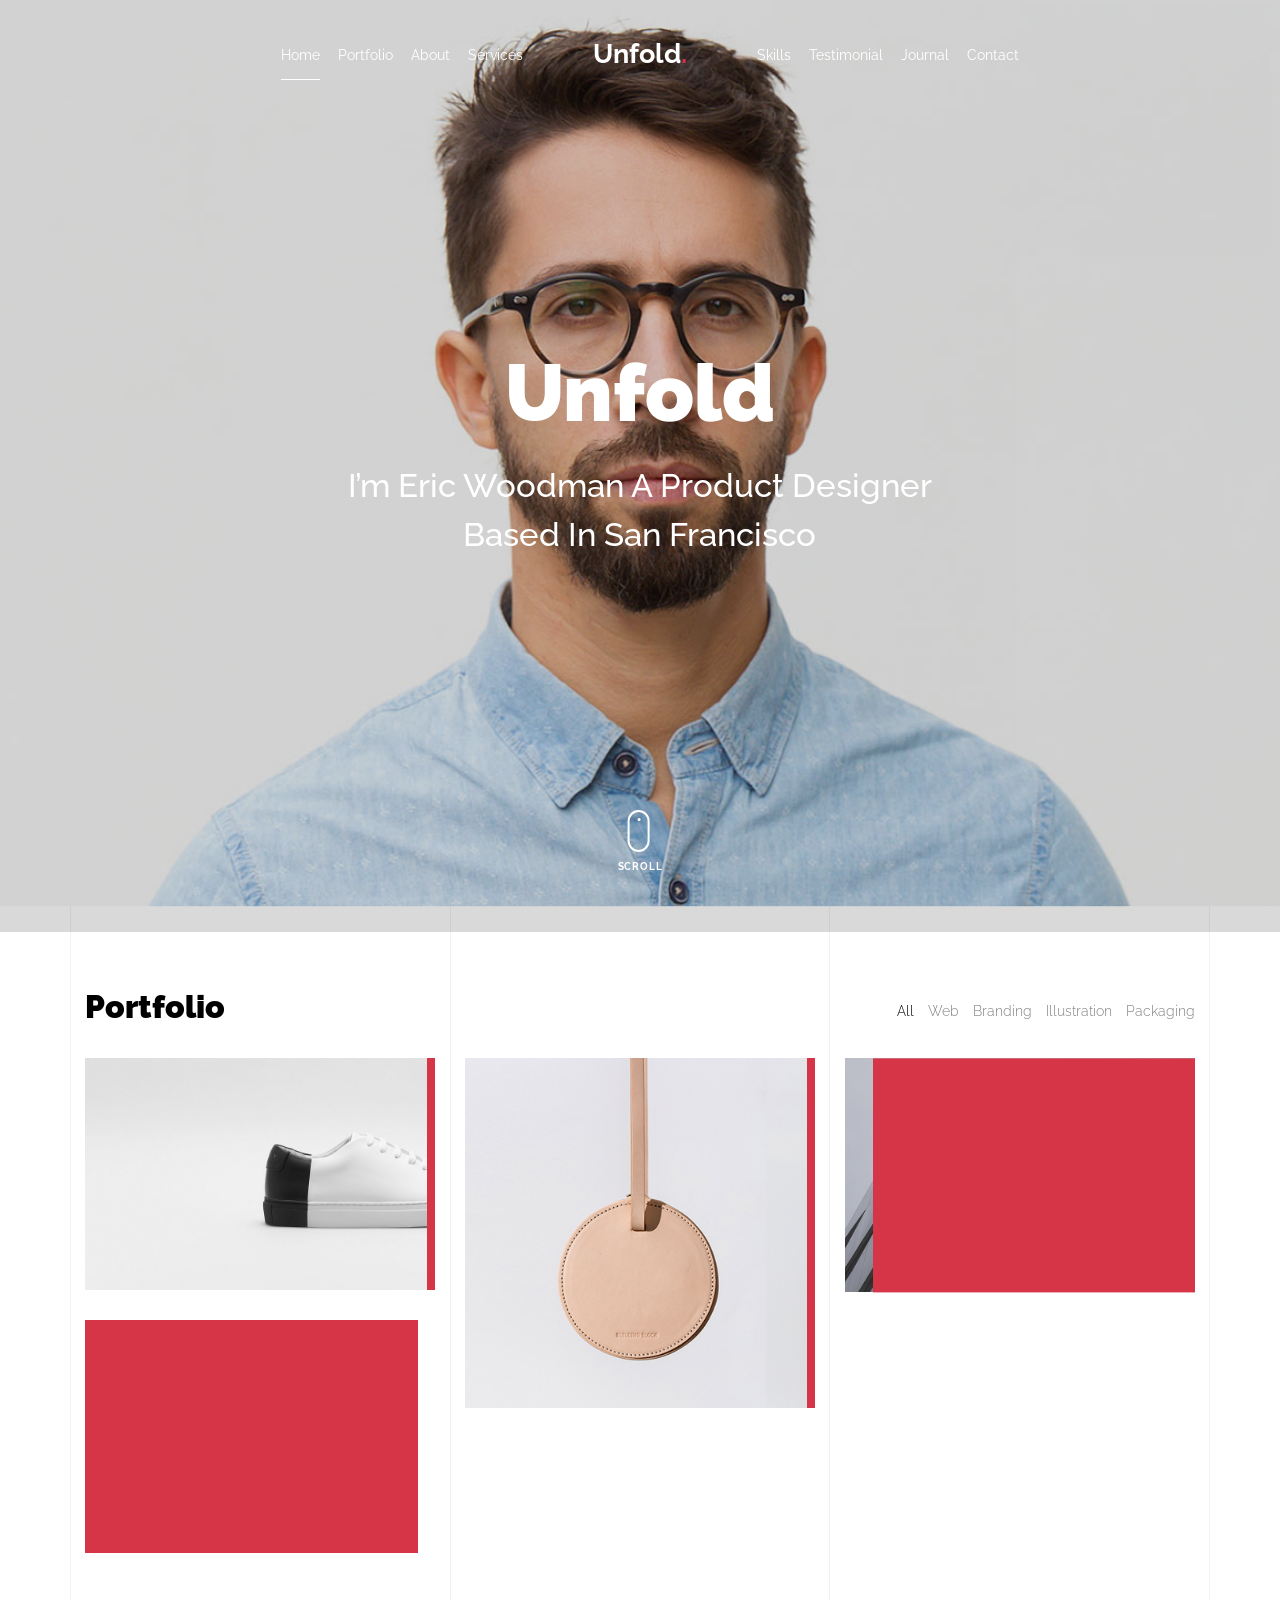
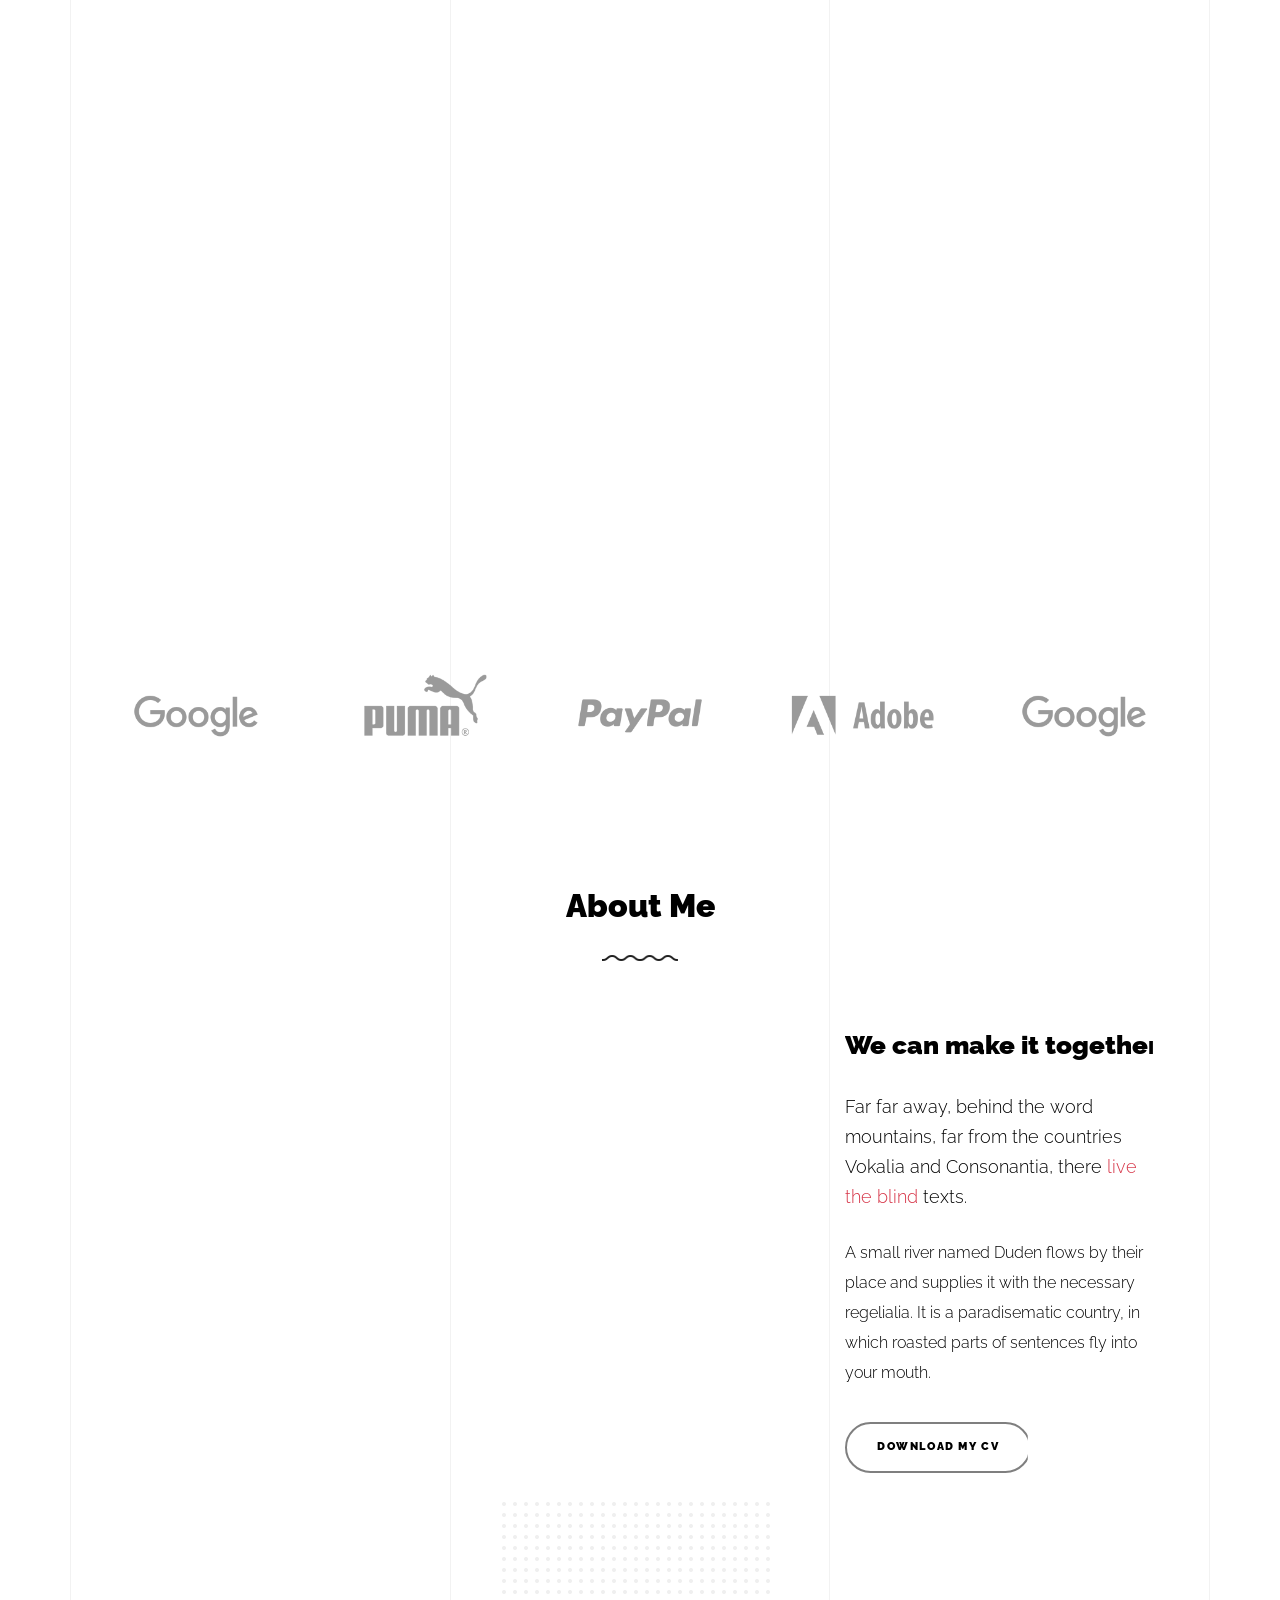
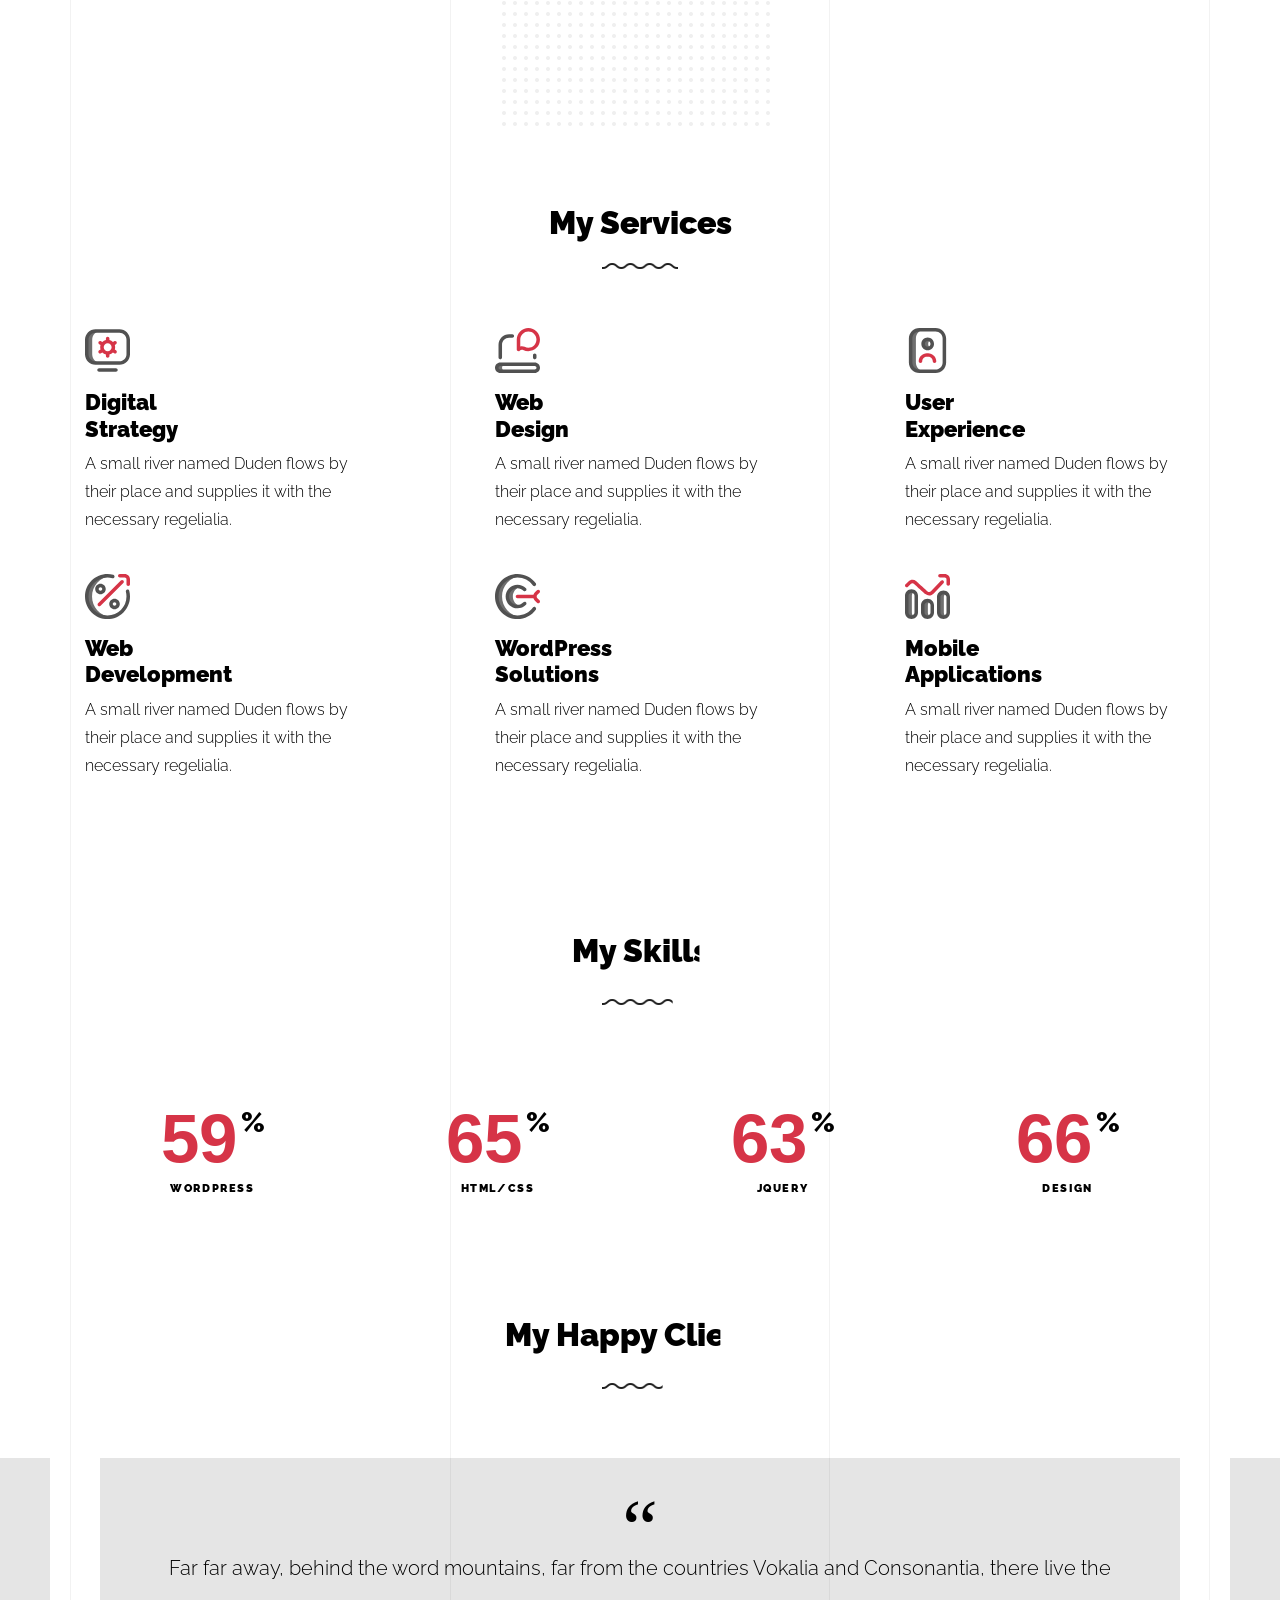
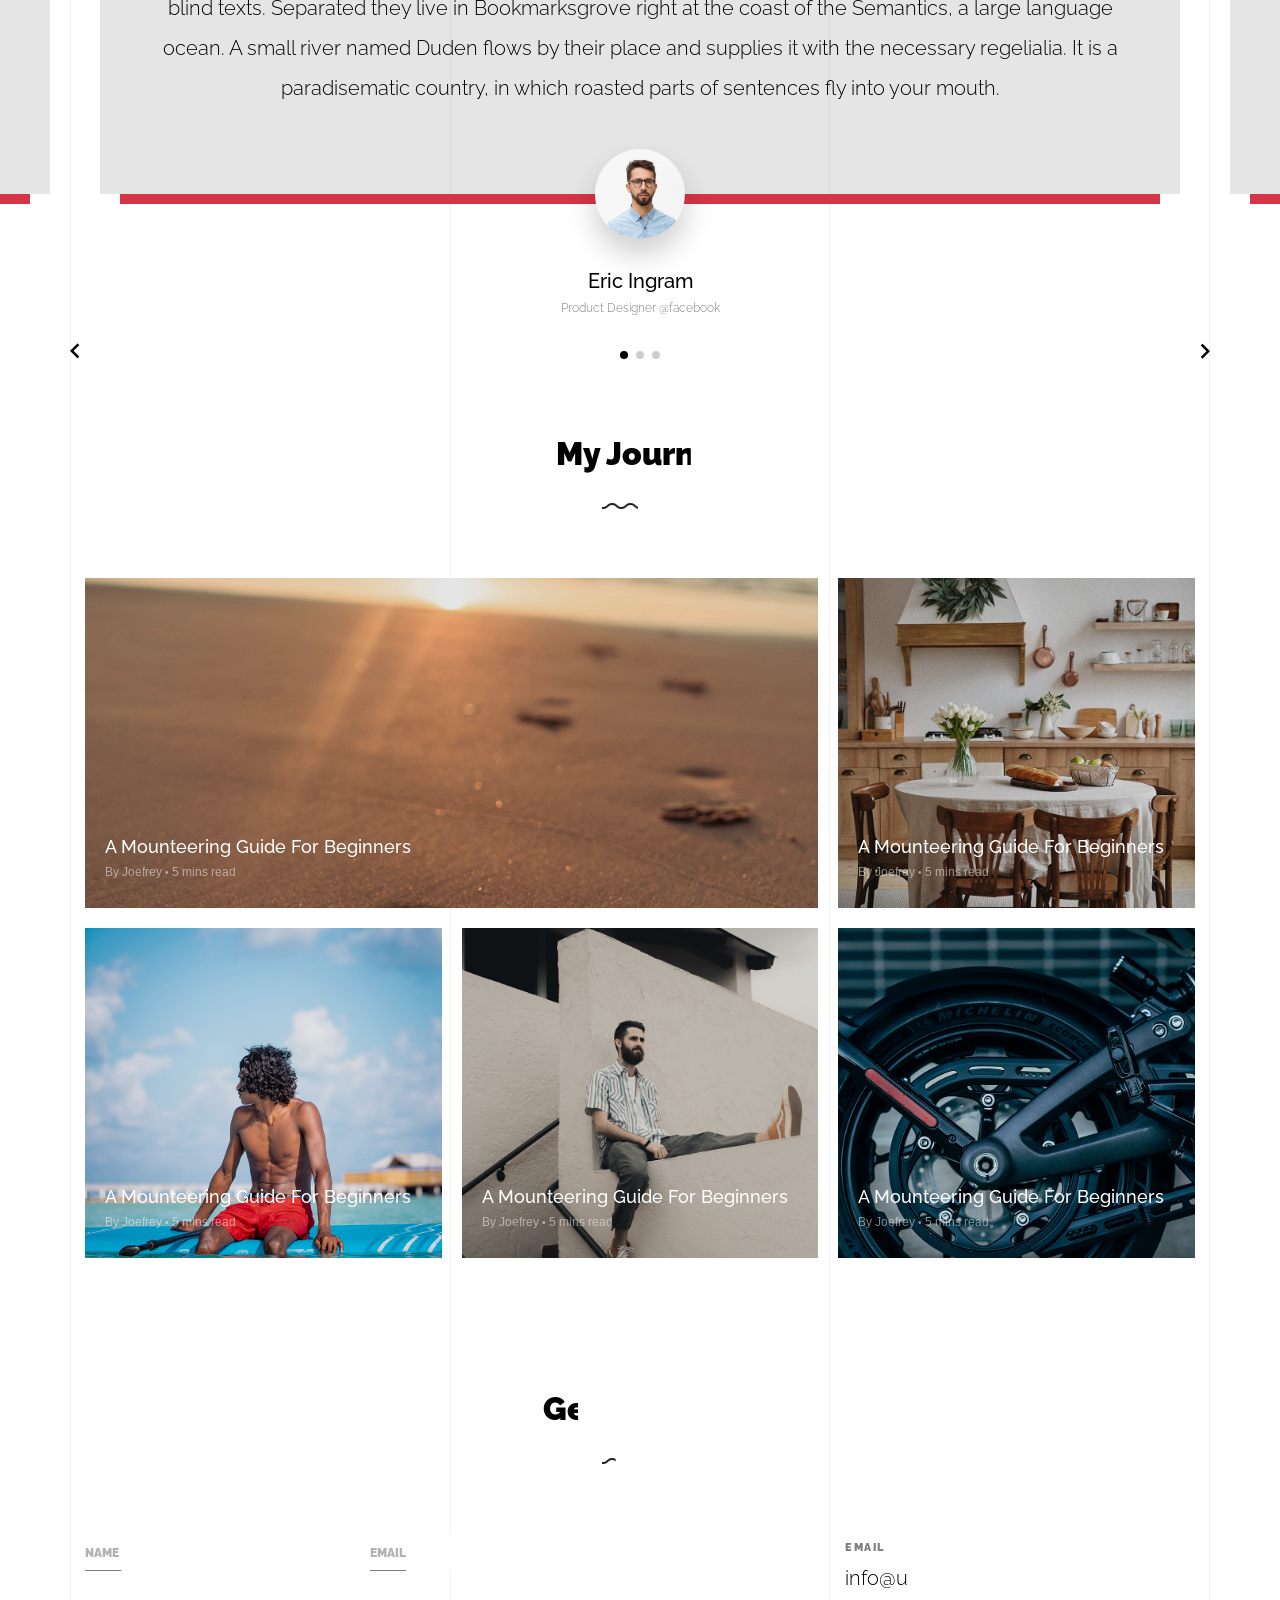
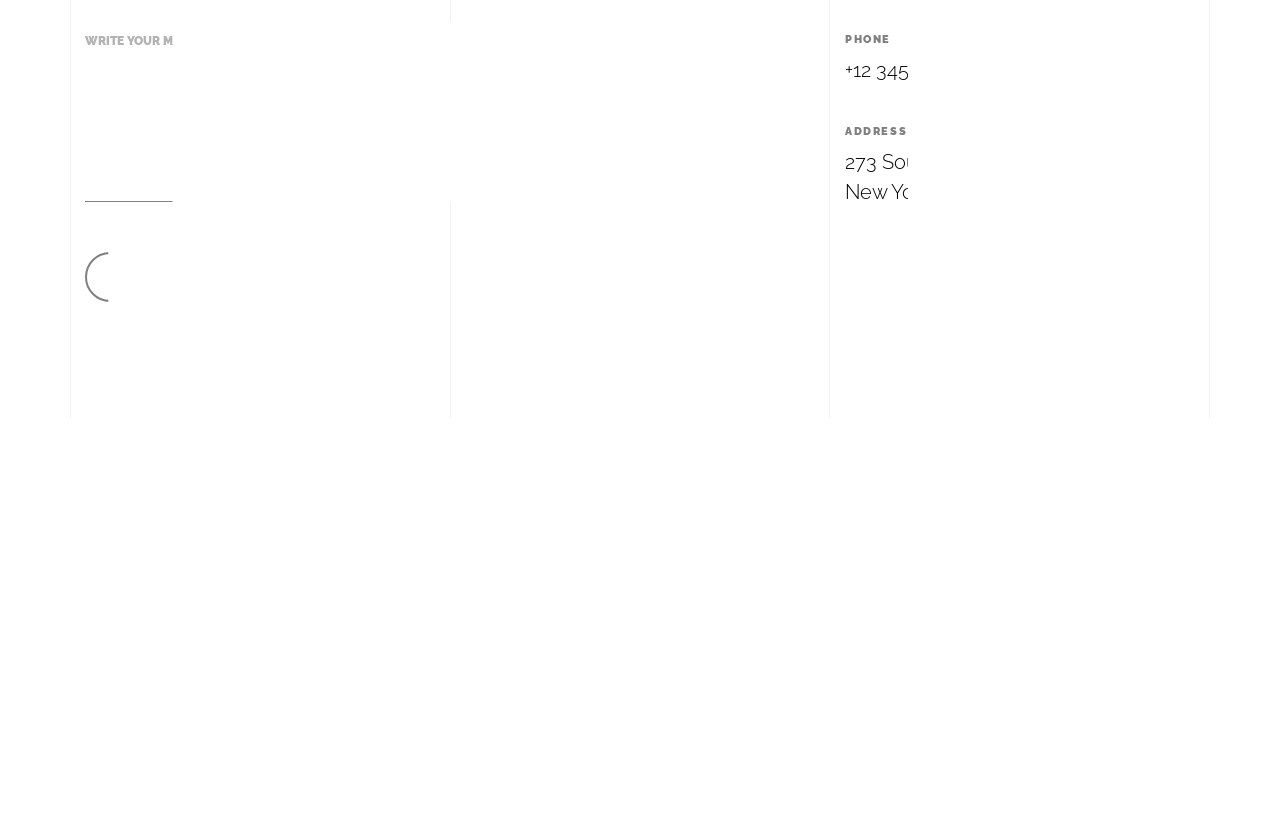
<file: light/index.html>
<!doctype html>
<html lang="en">
  <head>
    <title>Unfold &mdash; A onepage portfolio HTML template by Unslate.co</title>
    <meta charset="utf-8">
    <meta name="viewport" content="width=device-width, initial-scale=1, shrink-to-fit=no">
    
    <meta name="description" content="A onepage portfolio HTML template by Unslate.co">
    <meta name="keywords" content="html, css, javascript, jquery">
    <meta name="author" content="Unslate.co">

    <link rel="stylesheet" href="css/vendor/icomoon/style.css">
    <link rel="stylesheet" href="css/vendor/owl.carousel.min.css">
    <link rel="stylesheet" href="css/vendor/aos.css">
    <link rel="stylesheet" href="css/vendor/animate.min.css">
    <link rel="stylesheet" href="css/vendor/bootstrap.min.css">
    <link rel="stylesheet" href="css/vendor/jquery.fancybox.min.css">
    

    <!-- Theme Style -->
    <link rel="stylesheet" href="css/style.css">

  </head>
  <body data-spy="scroll" data-target=".site-nav-target" data-offset="200">

    <nav class="unslate_co--site-mobile-menu">
      <div class="close-wrap d-flex">
        <a href="#" class="d-flex ml-auto js-menu-toggle">
          <span class="close-label">Close</span>
          <div class="close-times">
            <span class="bar1"></span>
            <span class="bar2"></span>
          </div>
        </a>
      </div>
      <div class="site-mobile-inner"></div>
    </nav>


    <div class="unslate_co--site-wrap">

      <div class="unslate_co--site-inner">

        <div class="lines-wrap">
          <div class="lines-inner">
            <div class="lines"></div>
          </div>
        </div>
        <!-- END lines -->
      
      <nav class="unslate_co--site-nav site-nav-target">

        <div class="container">
        
          <div class="row align-items-center justify-content-between text-left">
            <div class="col-md-5 text-right">
              <ul class="site-nav-ul js-clone-nav text-left d-none d-lg-inline-block">
                <li class="has-children">
                  <a href="#home-section" class="nav-link">Home</a>
                  <ul class="dropdown">
                    <li>
                      <a href="index.html">Hero Image BG</a>
                    </li>
                    <li>
                      <a href="index-video.html">Video BG</a>
                    </li>
                    <li>
                      <a href="index-hero-slider.html">Hero Slider</a>
                    </li>
                    <li>
                      <a href="index-sidebar-menu.html">Sidebar Menu</a>
                    </li>
                    <li>
                      <a href="index-right-menu.html">Right Menu</a>
                    </li>
                  </ul>
                </li>
                <li><a href="#portfolio-section" class="nav-link">Portfolio</a></li>
                <li><a href="#about-section" class="nav-link">About</a></li>
                <li><a href="#services-section" class="nav-link">Services</a></li>
              </ul>
            </div>
            <div class="site-logo pos-absolute">
              <a href="index.html" class="unslate_co--site-logo">Unfold<span>.</span></a>
            </div>
            <div class="col-md-5 text-right text-lg-left">
              <ul class="site-nav-ul js-clone-nav text-left d-none d-lg-inline-block">
                <li><a href="#skills-section" class="nav-link">Skills</a></li>
                <li><a href="#testimonial-section" class="nav-link">Testimonial</a></li>
                <li><a href="#journal-section" class="nav-link">Journal</a></li>
                <li><a href="#contact-section" class="nav-link">Contact</a></li>
              </ul>

              <ul class="site-nav-ul-none-onepage text-right d-inline-block d-lg-none">
                <li><a href="#" class="js-menu-toggle">Menu</a></li>
              </ul>

            </div>
          </div>
        </div>

      </nav>
      <!-- END nav -->

      <div class="cover-v1 jarallax overlay" style="background-image: url('images/cover_bg_1.jpg');" id="home-section">
        <div class="container">
          <div class="row align-items-center">
              
            <div class="col-md-7 mx-auto text-center">
              <h1 class="heading gsap-reveal-hero text-white">Unfold</h1>
              <h2 class="subheading gsap-reveal-hero text-white">I’m Eric Woodman A Product Designer Based In San Francisco</h2>
            </div>

          </div>
        </div>


        <!-- dov -->
        <a href="#portfolio-section" class="mouse-wrap smoothscroll">
          <span class="mouse">
            <span class="scroll"></span>
          </span>
          <span class="mouse-label">Scroll</span>
        </a>

      </div>
      <!-- END .cover-v1 -->



      <div class="unslate_co--section" id="portfolio-section">
        <div class="container">
          
          
          <div class="relative"><div class="loader-portfolio-wrap"><div class="loader-portfolio dark"></div></div> </div>
          <div id="portfolio-single-holder"></div>

          <div class="portfolio-wrapper">

            <div class="d-flex align-items-center mb-4 gsap-reveal gsap-reveal-filter">
              <h2 class="mr-auto heading-h2">Portfolio</h2>
              
              <a href="#" class="text-black js-filter d-inline-block d-lg-none">Filter</a>
              
              <div class="filter-wrap">
                <div class="filter ml-auto" id="filters">
                  <a href="#" class="active" data-filter="*">All</a>
                  <a href="#" data-filter=".web">Web</a>
                  <a href="#" data-filter=".branding">Branding</a>
                  <a href="#" data-filter=".illustration">Illustration</a>
                  <a href="#" data-filter=".packaging">Packaging</a>
                </div>
              </div>

            </div>


            
            <div id="posts" class="row gutter-isotope-item">
              <div class="item web branding col-sm-6 col-md-6 col-lg-4 isotope-mb-2">
                <a href="portfolio-single-1.html" class="portfolio-item ajax-load-page isotope-item gsap-reveal-img" data-id="1">
                    <div class="overlay">
                      <span class="wrap-icon icon-link2"></span>
                      <div class="portfolio-item-content">
                        <h3>Shoe Rebranding</h3>
                        <p>web, branding</p>
                      </div>
                    </div>
                    <img src="images/work_1_md.jpg" class="lazyload  img-fluid" alt="Images" />
                  </a>
              </div>
              <div class="item branding packaging illustration col-sm-6 col-md-6 col-lg-4 isotope-mb-2 ">
                <a href="portfolio-single-3.html" class="portfolio-item ajax-load-page item-portrait isotope-item gsap-reveal-img" data-id="3">
                    <div class="overlay">
                      <span class="wrap-icon icon-link2"></span>
                      <div class="portfolio-item-content">
                        <h3>Reworking</h3>
                        <p>branding, packaging, illustration</p>
                      </div>
                    </div>
                    <img src="images/work_2_md.jpg" class="lazyload  img-fluid" alt="Images" />
                  </a>
              </div>

              <div class="item branding packaging col-sm-6 col-md-6 col-lg-4 isotope-mb-2">
                <a href="portfolio-single-4.html" class="portfolio-item isotope-item ajax-load-page gsap-reveal-img" data-id="4">
                    <div class="overlay">
                      <span class="wrap-icon icon-link2"></span>
                      <div class="portfolio-item-content">
                        <h3>Modern Building</h3>
                        <p>branding, packaging</p>
                      </div>
                    </div>
                    <img src="images/work_3_md.jpg" class="lazyload  img-fluid" alt="Images" />
                  </a>
              </div>

              <div class="item web packaging col-sm-6 col-md-6 col-lg-4 isotope-mb-2">

                <a href="images/work_4_full.jpg" class="portfolio-item isotope-item gsap-reveal-img" data-fancybox="gallery" data-caption="Watch">
                    <div class="overlay">
                      <span class="wrap-icon icon-photo2"></span>
                      <div class="portfolio-item-content">
                        <h3>Watch</h3>
                        <p>web, packaging</p>
                      </div>
                    </div>
                    <img src="images/work_4_full.jpg" class="lazyload  img-fluid" alt="Images" />
                  </a>

              </div>

              <div class="item illustration packaging col-sm-6 col-md-6 col-lg-4 isotope-mb-2">
                <a href="images/work_5_md.jpg" class="portfolio-item isotope-item gsap-reveal-img" data-fancybox="gallery" data-caption="Shoe Rebranding">
                    <div class="overlay">
                      <span class="wrap-icon icon-photo2"></span>
                      <div class="portfolio-item-content">
                        <h3>Shoe Rebranding</h3>
                        <p>illustration, packaging</p>
                      </div>
                    </div>
                    <img src="images/work_5_md.jpg" class="lazyload  img-fluid" alt="Images" />
                  </a>
              </div>

              <div class="item web branding col-sm-6 col-md-6 col-lg-4 isotope-mb-2">
                <a href="portfolio-single-2.html" class="portfolio-item ajax-load-page item-portrait isotope-item gsap-reveal-img" data-id="2">
                    <div class="overlay">
                      <span class="wrap-icon icon-link2"></span>
                      <div class="portfolio-item-content">
                        <h3>Reshape</h3>
                        <p>web, branding</p>
                      </div>
                    </div>
                    <img src="images/work_6_md.jpg" class="lazyload  img-fluid" alt="Images" />
                  </a>
              </div>

              <div class="item branding packaging col-sm-6 col-md-6 col-lg-4 isotope-mb-2">
                <a href="images/work_7_a_md.jpg" class="portfolio-item item-portrait isotope-item gsap-reveal-img" data-fancybox="gallery" data-caption="Modern Building">
                    <div class="overlay">
                      <span class="wrap-icon icon-photo2"></span>
                      <div class="portfolio-item-content">
                        <h3>Modern Building</h3>
                        <p>branding, packaging</p>
                      </div>
                    </div>
                    <img src="images/work_7_a_md.jpg" class="lazyload  img-fluid" alt="Images" />
                  </a>
              </div>

              <div class="item web branding col-sm-6 col-md-6 col-lg-4 isotope-mb-2">
                <a href="https://www.youtube.com/watch?v=mwtbEGNABWU" class="portfolio-item isotope-item gsap-reveal-img" data-fancybox="gallery" data-caption="Showreel 2019">
                    <div class="overlay">
                      <span class="wrap-icon icon-play_circle_filled"></span>
                      <div class="portfolio-item-content">
                        <h3>Showreel 2019</h3>
                        <p>web, branding</p>
                      </div>
                    </div>
                    <img src="images/work_8_md.jpg" class="lazyload  img-fluid" alt="Images" />
                  </a>
              </div>

              <div class="item web illustration col-sm-6 col-md-6 col-lg-4 isotope-mb-2">
                <a href="images/work_9_a_md.jpg" class="portfolio-item isotope-item gsap-reveal-img" data-fancybox="gallery" data-caption="Render Packaging">
                    <div class="overlay">
                      <span class="wrap-icon icon-photo2"></span>
                      <div class="portfolio-item-content">
                        <h3>Render Packaging</h3>
                        <p>web, illustration</p>
                      </div>
                    </div>
                    <img src="images/work_9_a_md.jpg" class="lazyload  img-fluid" alt="Images" />
                  </a>
              </div>

            </div>
            
          </div>


        </div>
      </div>



      <div class="unslate_co--section">
        <div class="container">
          <div class="owl-carousel logo-slider">
            <div class="logo-v1 gsap-reveal">
              <img src="images/logo-google.png" alt="Image" class="img-fluid">
            </div>
            <div class="logo-v1 gsap-reveal">
              <img src="images/logo-puma.png" alt="Image" class="img-fluid">
            </div>
            <div class="logo-v1 gsap-reveal">
              <img src="images/logo-paypal.png" alt="Image" class="img-fluid">
            </div>
            <div class="logo-v1 gsap-reveal">
              <img src="images/logo-adobe.png" alt="Image" class="img-fluid">
            </div>
          </div>
        </div>
      </div>


      <div class="unslate_co--section" id="about-section">
        <div class="container">
          
          <div class="section-heading-wrap text-center mb-5">
            <h2 class="heading-h2 text-center divider"><span class="gsap-reveal">About Me</span></h2>
            <span class="gsap-reveal"><img src="images/divider.png" alt="divider" width="76"></span>
          </div>
          

          <div class="row mt-5 justify-content-between">
            <div class="col-lg-7 mb-5 mb-lg-0" data-aos="fade-up">
              <figure class="dotted-bg gsap-reveal-img">
                <img src="images/about_me_pic.jpg" alt="Image" class="img-fluid">
              </figure>
            </div>
            <div class="col-lg-4 pr-lg-5">
              <h3 class="mb-4 heading-h3"><span class="gsap-reveal">We can make it together</span></h3>
              <p class="lead gsap-reveal">Far far away, behind the word mountains, far from the countries Vokalia and Consonantia, there <a href="#">live the blind</a> texts. </p>
              <p class="mb-4 gsap-reveal">A small river named Duden flows by their place and supplies it with the necessary regelialia. It is a paradisematic country, in which roasted parts of sentences fly into your mouth.</p>
              <p class="gsap-reveal"><a href="#" class="btn btn-outline-pill btn-custom-light">Download my CV</a></p>
            </div>
          </div>
        </div>
      </div>

      <div class="unslate_co--section" id="services-section">
        <div class="container">

          <div class="section-heading-wrap text-center mb-5">
            <h2 class="heading-h2 text-center divider">My Services</h2>
            <img src="images/divider.png" alt="divider" width="76">
          </div>

          <div class="row gutter-v3">
            <div class="col-md-6 col-lg-4 mb-4">
              <div class="feature-v1" data-aos="fade-up" data-aos-delay="0">
                <div class="wrap-icon mb-3">
                  <img src="images/svg/001-options.svg" alt="Image" width="45">
                </div>
                <h3>Digital <br> Strategy</h3>
                <p>A small river named Duden flows by their place and supplies it with the necessary regelialia. </p>
              </div> 
            </div>
            <div class="col-md-6 col-lg-4 mb-4">
              <div class="feature-v1" data-aos="fade-up" data-aos-delay="100">
                <div class="wrap-icon mb-3">
                  <img src="images/svg/002-chat.svg" alt="Icon" width="45">
                </div>
                <h3>Web <br> Design</h3>
                <p>A small river named Duden flows by their place and supplies it with the necessary regelialia. </p>
              </div> 
            </div>
            <div class="col-md-6 col-lg-4 mb-4">
              <div class="feature-v1" data-aos="fade-up" data-aos-delay="200">
                <div class="wrap-icon mb-3">
                  <img src="images/svg/003-contact-book.svg" alt="Image" class="img-fluid" width="45">
                </div>
                <h3>User <br> Experience</h3>
                <p>A small river named Duden flows by their place and supplies it with the necessary regelialia. </p>
              </div> 
            </div>

            <div class="col-md-6 col-lg-4 mb-4">
              <div class="feature-v1" data-aos="fade-up" data-aos-delay="0">
                <div class="wrap-icon mb-3">
                  <img src="images/svg/004-percentage.svg" alt="Image" width="45">
                </div>
                <h3>Web <br> Development</h3>
                <p>A small river named Duden flows by their place and supplies it with the necessary regelialia. </p>
              </div> 
            </div>
            <div class="col-md-6 col-lg-4 mb-4">
              <div class="feature-v1" data-aos="fade-up" data-aos-delay="100">
                <div class="wrap-icon mb-3">
                  <img src="images/svg/006-goal.svg" alt="Image" width="45">
                </div>
                <h3>WordPress <br> Solutions</h3>
                <p>A small river named Duden flows by their place and supplies it with the necessary regelialia. </p>
              </div> 
            </div>
            <div class="col-md-6 col-lg-4 mb-4">
              <div class="feature-v1" data-aos="fade-up" data-aos-delay="200">
                <div class="wrap-icon mb-3">
                  <img src="images/svg/005-line-chart.svg" alt="Image" width="45">
                </div>
                <h3>Mobile <br> Applications</h3>
                <p>A small river named Duden flows by their place and supplies it with the necessary regelialia. </p>
              </div> 
            </div>

          </div>

        </div>
      </div>

      <div class="unslate_co--section section-counter" id="skills-section">
        <div class="container">
          <div class="section-heading-wrap text-center mb-5">
            <h2 class="heading-h2 text-center divider"><span class="gsap-reveal">My Skills</span></h2>
            <span class="gsap-reveal"><img src="images/divider.png" alt="divider" width="76"></span>
          </div>


          <div class="row pt-5">
            <div class="col-6 col-sm-6 mb-5 mb-lg-0 col-md-6 col-lg-3" data-aos="fade-up" data-aos-delay="0">
              <div class="counter-v1 text-center">
                <span class="number-wrap">
                  <span class="number number-counter" data-number="90">0</span>
                  <span class="append-text">%</span>
                </span>
                <span class="counter-label">WordPress</span>
              </div>
            </div>
            <div class="col-6 col-sm-6 mb-5 mb-lg-0 col-md-6 col-lg-3" data-aos="fade-up" data-aos-delay="100">
              <div class="counter-v1 text-center">
                <span class="number-wrap">
                  <span class="number number-counter" data-number="99">0</span>
                  <span class="append-text">%</span>
                </span>
                <span class="counter-label">HTML/CSS</span>
              </div>
            </div>
            <div class="col-6 col-sm-6 mb-5 mb-lg-0 col-md-6 col-lg-3" data-aos="fade-up" data-aos-delay="200">
              <div class="counter-v1 text-center">
                <span class="number-wrap">
                  <span class="number number-counter" data-number="95">0</span>
                  <span class="append-text">%</span>
                </span>
                <span class="counter-label">jQuery</span>
              </div>
            </div>
            <div class="col-6 col-sm-6 mb-5 mb-lg-0 col-md-6 col-lg-3" data-aos="fade-up" data-aos-delay="300">
              <div class="counter-v1 text-center">
                <span class="number-wrap">
                  <span class="number number-counter" data-number="100">0</span>
                  <span class="append-text">%</span>
                </span>
                <span class="counter-label">Design</span>
              </div>
            </div>
          </div>
        </div>
      </div>
      <!-- END .counter -->

      <div class="unslate_co--section" id="testimonial-section">
        <div class="container">
          <div class="section-heading-wrap text-center mb-5">
            <h2 class="heading-h2 text-center divider"><span class="gsap-reveal">My Happy Clients</span></h2>
            <span class="gsap-reveal"><img src="images/divider.png" alt="divider" width="76"></span>
          </div>
        </div>

        <div class="owl-carousel testimonial-slider">
          <div>
            <div class="testimonial-v1">
              <div class="testimonial-inner-bg">
                <span class="quote">&ldquo;</span>
                <blockquote>
                  Far far away, behind the word mountains, far from the countries Vokalia and Consonantia, there live the blind texts. Separated they live in Bookmarksgrove right at the coast of the Semantics, a large language ocean. A small river named Duden flows by their place and supplies it with the necessary regelialia. It is a paradisematic country, in which roasted parts of sentences fly into your mouth.
                </blockquote>
              </div>
              
              <div class="testimonial-author-info">
                <img src="images/person_man_1.jpg" alt="Image">
                <h3>Eric Ingram</h3>
                <span class="d-block position">Product Designer @facebook</span>
              </div>

            </div>
          </div>
          <div>
            <div class="testimonial-v1">
              <div class="testimonial-inner-bg">
                <span class="quote">&ldquo;</span>
                <blockquote>
                  Far far away, behind the word mountains, far from the countries Vokalia and Consonantia, there live the blind texts. Separated they live in Bookmarksgrove right at the coast of the Semantics, a large language ocean. A small river named Duden flows by their place and supplies it with the necessary regelialia. It is a paradisematic country, in which roasted parts of sentences fly into your mouth.
                </blockquote>
              </div>
              
              <div class="testimonial-author-info">
                <img src="images/person_man_2.jpg" alt="Image">
                <h3>Ryan Mullins</h3>
                <span class="d-block position">Product Designer @Shopify</span>
              </div>

            </div>
          </div>
          <div>
            <div class="testimonial-v1">
              <div class="testimonial-inner-bg">
                <span class="quote">&ldquo;</span>
                <blockquote>
                  Far far away, behind the word mountains, far from the countries Vokalia and Consonantia, there live the blind texts. Separated they live in Bookmarksgrove right at the coast of the Semantics, a large language ocean. A small river named Duden flows by their place and supplies it with the necessary regelialia. It is a paradisematic country, in which roasted parts of sentences fly into your mouth.
                </blockquote>
              </div>
              
              <div class="testimonial-author-info">
                <img src="images/person_woman_1.jpg" alt="Image">
                <h3>Erica Miller</h3>
                <span class="d-block position">Product Designer @Twitter</span>
              </div>

            </div>
          </div>
        </div>

      </div>
      <!-- END testimonial -->

      <div class="unslate_co--section" id="journal-section">
        <div class="container">
          <div class="section-heading-wrap text-center mb-5">
            <h2 class="heading-h2 text-center divider"><span class="gsap-reveal">My Journal</span></h2>
            <span class="gsap-reveal"><img src="images/divider.png" alt="divider" width="76"></span>
          </div>

          
          <div class="row gutter-v4 align-items-stretch">
            <div class="col-sm-6 col-md-6 col-lg-8 blog-post-entry" data-aos="fade-up" data-aos-delay="0">

              <a href="blog-single.html" class="grid-item blog-item w-100 h-100">
                <div class="overlay">
                  <div class="portfolio-item-content">
                    <h3>A Mounteering Guide For Beginners</h3>
                    <p class="post-meta">By Joefrey <span class="small">&bullet;</span> 5 mins read</p>
                  </div>
                </div>
                <img src="images/post_1.jpg" class="lazyload" alt="Image" />
              </a>


            </div>
            <div class="col-sm-6 col-md-6 col-lg-4 blog-post-entry" data-aos="fade-up" data-aos-delay="100">
              <a href="blog-single.html" class="grid-item blog-item w-100 h-100">
                <div class="overlay">
                  <div class="portfolio-item-content">
                    <h3>A Mounteering Guide For Beginners</h3>
                    <p class="post-meta">By Joefrey <span class="small">&bullet;</span> 5 mins read</p>
                  </div>
                </div>
                <img src="images/post_2.jpg" class="lazyload" alt="Image" />
              </a>
            </div>


            <div class="col-sm-6 col-md-6 col-lg-4 blog-post-entry" data-aos="fade-up" data-aos-delay="0">

              <a href="blog-single.html" class="grid-item blog-item w-100 h-100">
                <div class="overlay">
                  <div class="portfolio-item-content">
                    <h3>A Mounteering Guide For Beginners</h3>
                    <p class="post-meta">By Joefrey <span class="small">&bullet;</span> 5 mins read</p>
                  </div>
                </div>
                <img src="images/post_3.jpg" class="lazyload" alt="Image" />
              </a>


            </div>
            <div class="col-sm-6 col-md-6 col-lg-4 blog-post-entry" data-aos="fade-up" data-aos-delay="100">
              <a href="blog-single.html" class="grid-item blog-item w-100 h-100">
                <div class="overlay">
                  <div class="portfolio-item-content">
                    <h3>A Mounteering Guide For Beginners</h3>
                    <p class="post-meta">By Joefrey <span class="small">&bullet;</span> 5 mins read</p>
                  </div>
                </div>
                <img src="images/post_4.jpg" class="lazyload" alt="Image" />
              </a>
            </div>

            <div class="col-sm-6 col-md-6 col-lg-4 blog-post-entry" data-aos="fade-up" data-aos-delay="200">
              <a href="blog-single.html" class="grid-item blog-item w-100 h-100">
                <div class="overlay">
                  <div class="portfolio-item-content">
                    <h3>A Mounteering Guide For Beginners</h3>
                    <p class="post-meta">By Joefrey <span class="small">&bullet;</span> 5 mins read</p>
                  </div>
                </div>
                <img src="images/post_5.jpg" class="lazyload" alt="Image" />
              </a>
            </div>


          </div>

        </div>
      </div>
      <!-- END blog posts -->


      <div class="unslate_co--section" id="contact-section">
        <div class="container">
          <div class="section-heading-wrap text-center mb-5">
            <h2 class="heading-h2 text-center divider"><span class="gsap-reveal">Get In Touch</span></h2>
            <span class="gsap-reveal"><img src="images/divider.png" alt="divider" width="76"></span>
          </div>


          <div class="row justify-content-between">
            
            <div class="col-md-6">
              <form method="post" class="form-outline-style-v1" id="contactForm">
                <div class="form-group row mb-0">

                  <div class="col-lg-6 form-group gsap-reveal">
                    <label for="name">Name</label>
                    <input name="name" type="text" class="form-control" id="name">
                  </div>
                  <div class="col-lg-6 form-group gsap-reveal">
                    <label for="email">Email</label>
                    <input name="email" type="email" class="form-control" id="email">
                  </div>
                  <div class="col-lg-12 form-group gsap-reveal">
                    <label for="message">Write your message...</label>
                    <textarea name="message" id="message" cols="30" rows="7" class="form-control"></textarea>
                  </div>
                </div>
                <div class="form-group row gsap-reveal">
                    <div class="col-md-12 d-flex align-items-center">
                      <input type="submit" class="btn btn-outline-pill btn-custom-light mr-3" value="Send Message">
                      <span class="submitting"></span>
                    </div>
                  </div>
              </form>
              <div id="form-message-warning" class="mt-4"></div> 
              <div id="form-message-success">
                Your message was sent, thank you!
              </div>

            </div>

            <div class="col-md-4">
              <div class="contact-info-v1">
                <div class="gsap-reveal d-block">
                  <span class="d-block contact-info-label">Email</span>
                  <a href="#" class="contact-info-val">info@unslate.co</a>
                </div>
                <div class="gsap-reveal d-block">
                  <span class="d-block contact-info-label">Phone</span>
                  <a href="#" class="contact-info-val">+12 345 6789 012</a>
                </div>
                <div class="gsap-reveal d-block">
                  <span class="d-block contact-info-label">Address</span>
                  <address class="contact-info-val">273 South Riverview Rd. <br> New York, NY 10011</address>
                </div>
              </div>
            </div>

          </div>
        </div>
      </div>
      </div> 

      <footer class="unslate_co--footer unslate_co--section">
        <div class="container">
          <div class="row justify-content-center">
            <div class="col-md-7">
              
              <div class="footer-site-logo"><a href="#">Unfold<span>.</span></a></div>

              <ul class="footer-site-social">
                <li><a href="#">Facebook</a></li>
                <li><a href="#">Twitter</a></li>
                <li><a href="#">Instagram</a></li>
                <li><a href="#">Dribbble</a></li>
                <li><a href="#">Behance</a></li>
              </ul>

              <p class="site-copyright">
                <small>&copy; 2020 <a href="#">Unfold  </a>. All Rights Reserved. Design with <span class="icon-heart text-danger"></span> by <a href="#">Unslate.co</a>.</small>
              </p>

            </div>
          </div>
        </div>
      </footer>

      
    </div>

    <!-- Loader -->
    <div id="unslate_co--overlayer"></div>
    <div class="site-loader-wrap">
      <div class="site-loader dark"></div>
    </div>

    <script src="js/scripts-dist.js"></script>
    <script src="js/main.js"></script>

    <!-- Global site tag (gtag.js) - Google Analytics -->
<script async src="https://www.googletagmanager.com/gtag/js?id=UA-157808202-1"></script>
<script>
  window.dataLayer = window.dataLayer || [];
  function gtag(){dataLayer.push(arguments);}
  gtag('js', new Date());

  gtag('config', 'UA-157808202-1');
</script>

  </body>
</html>
</file>
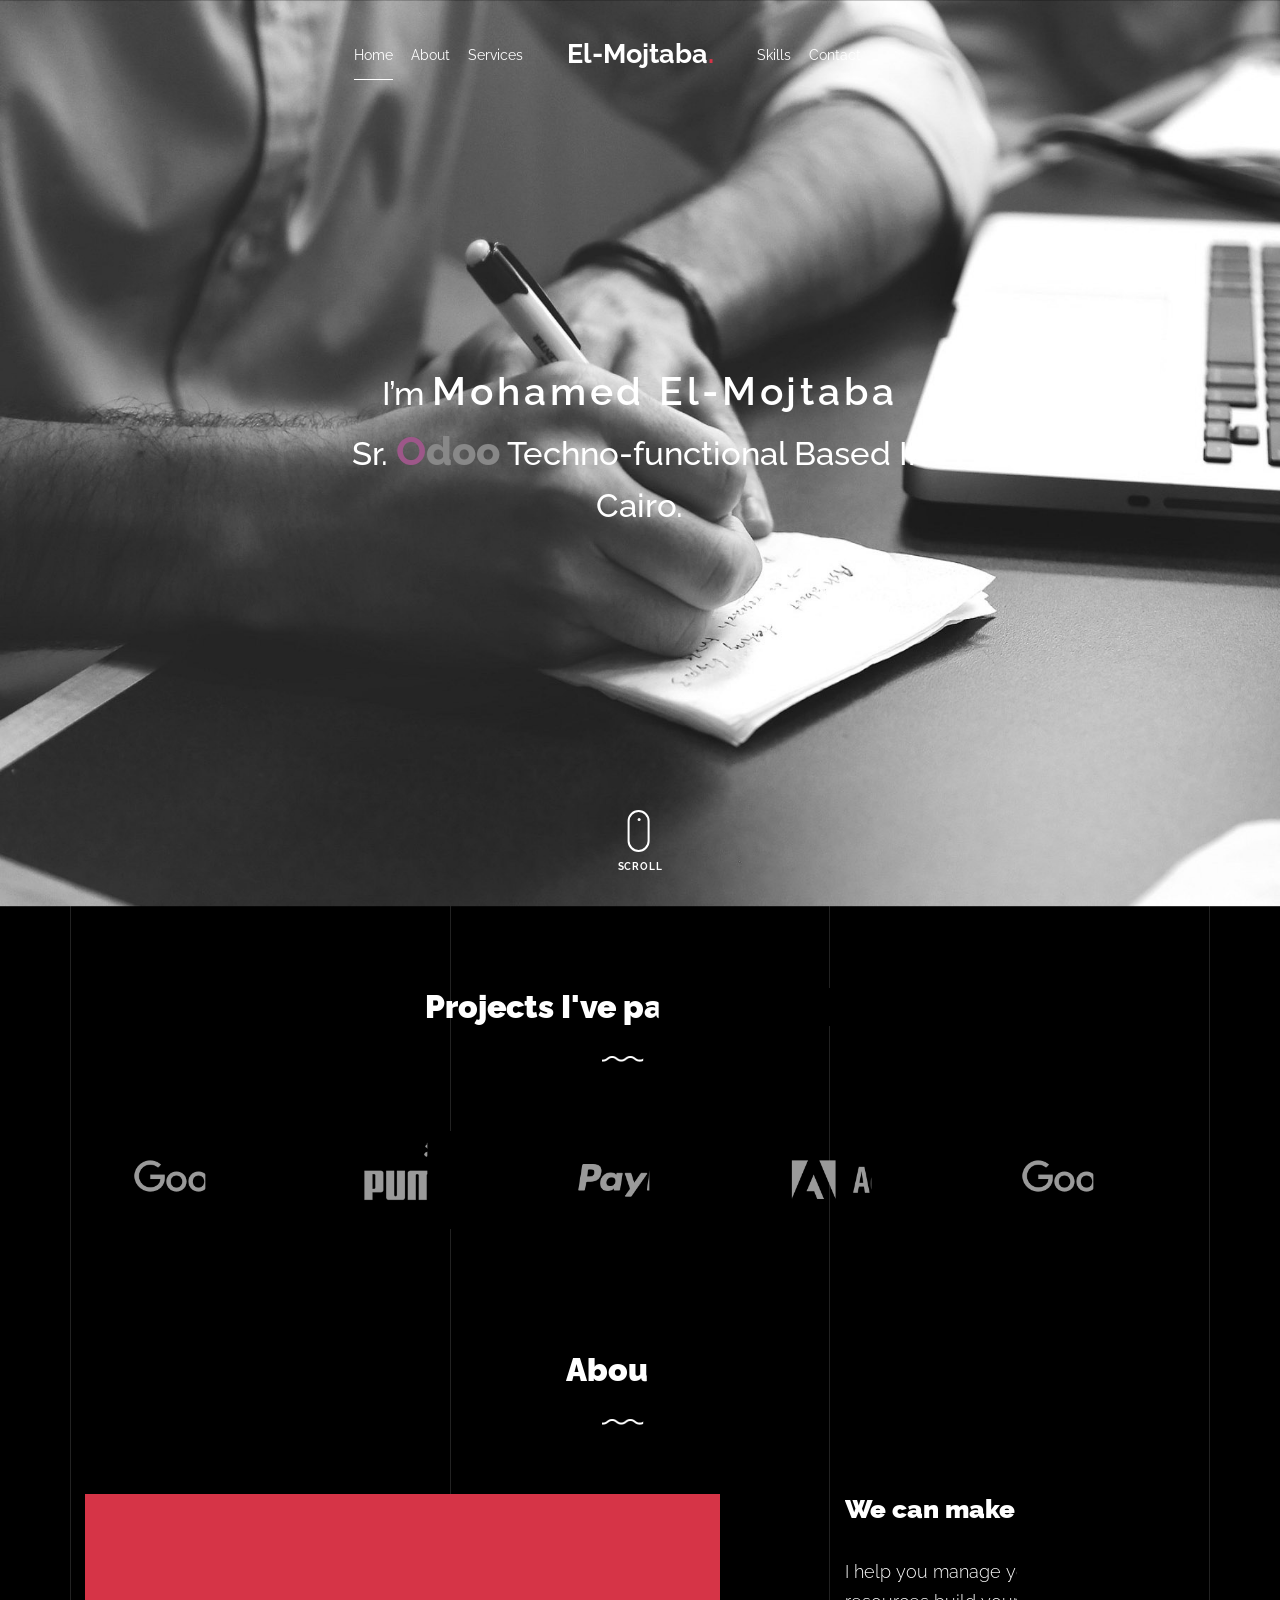
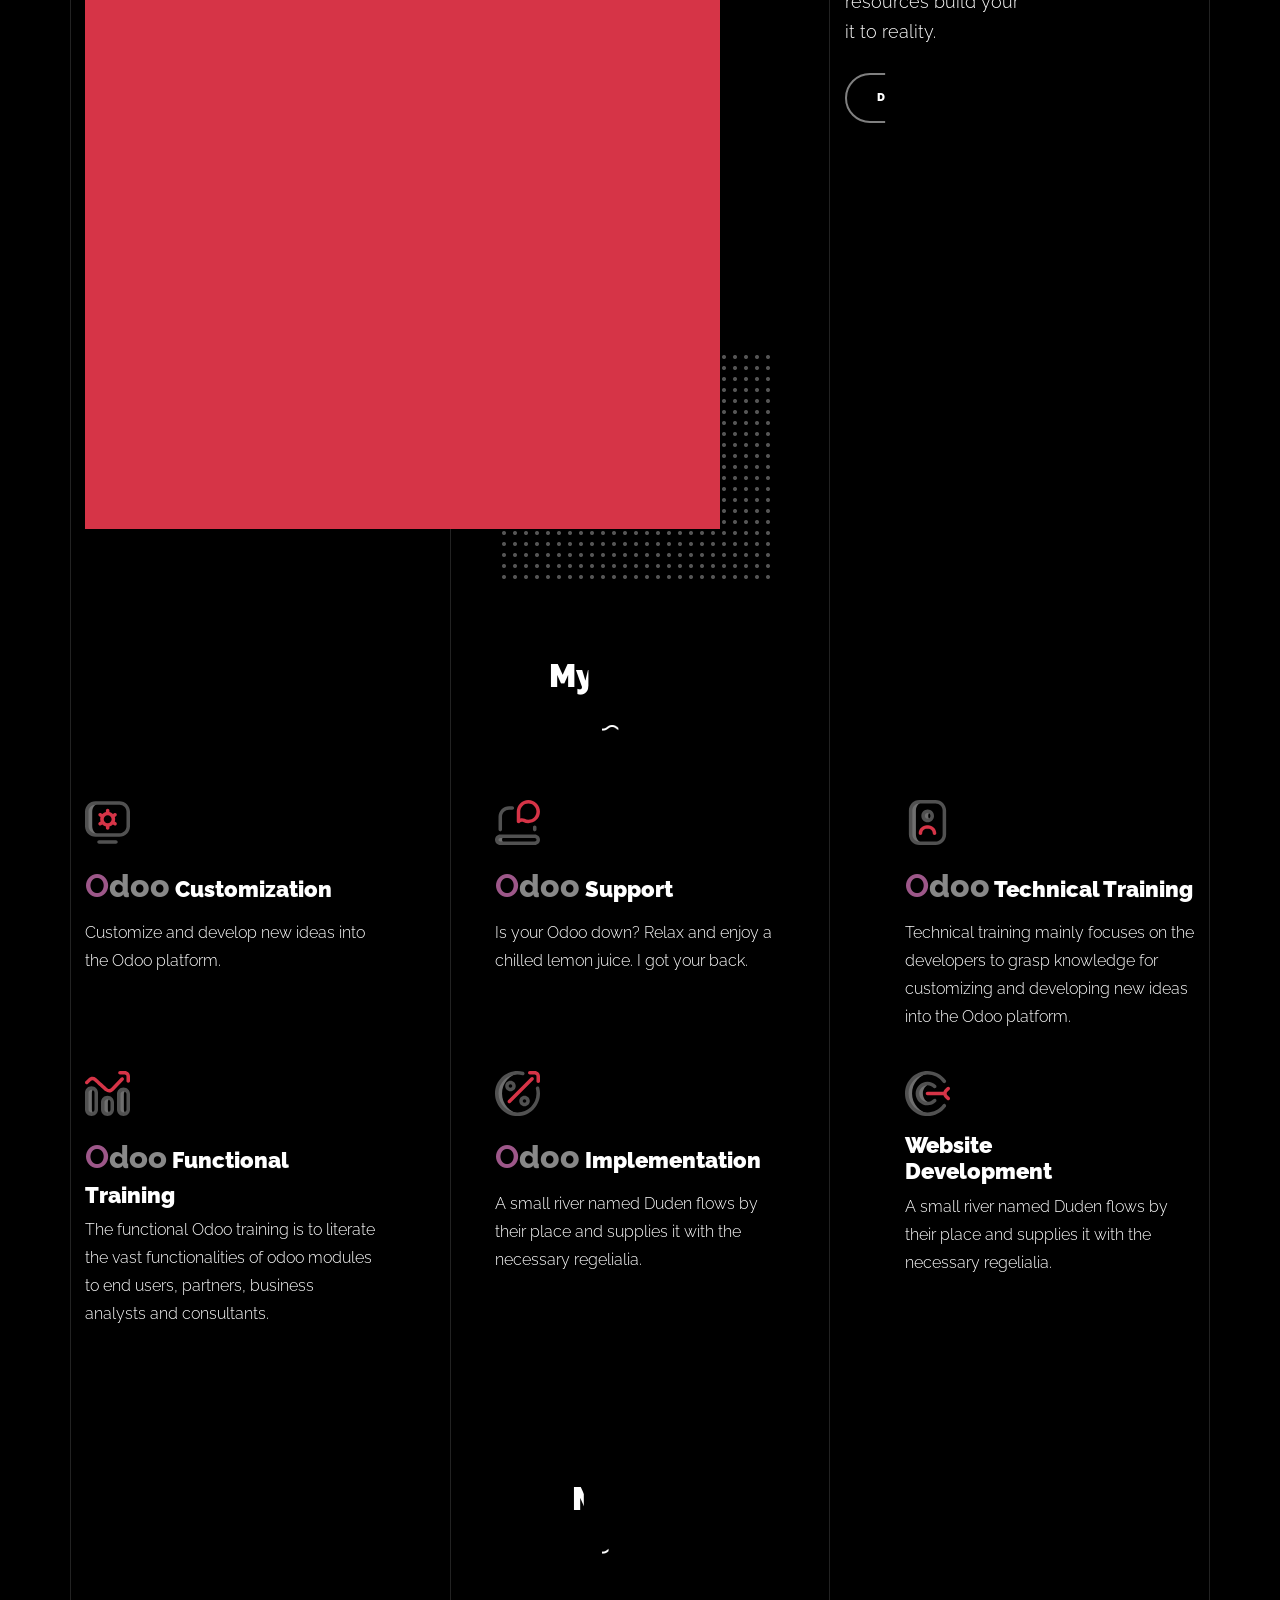
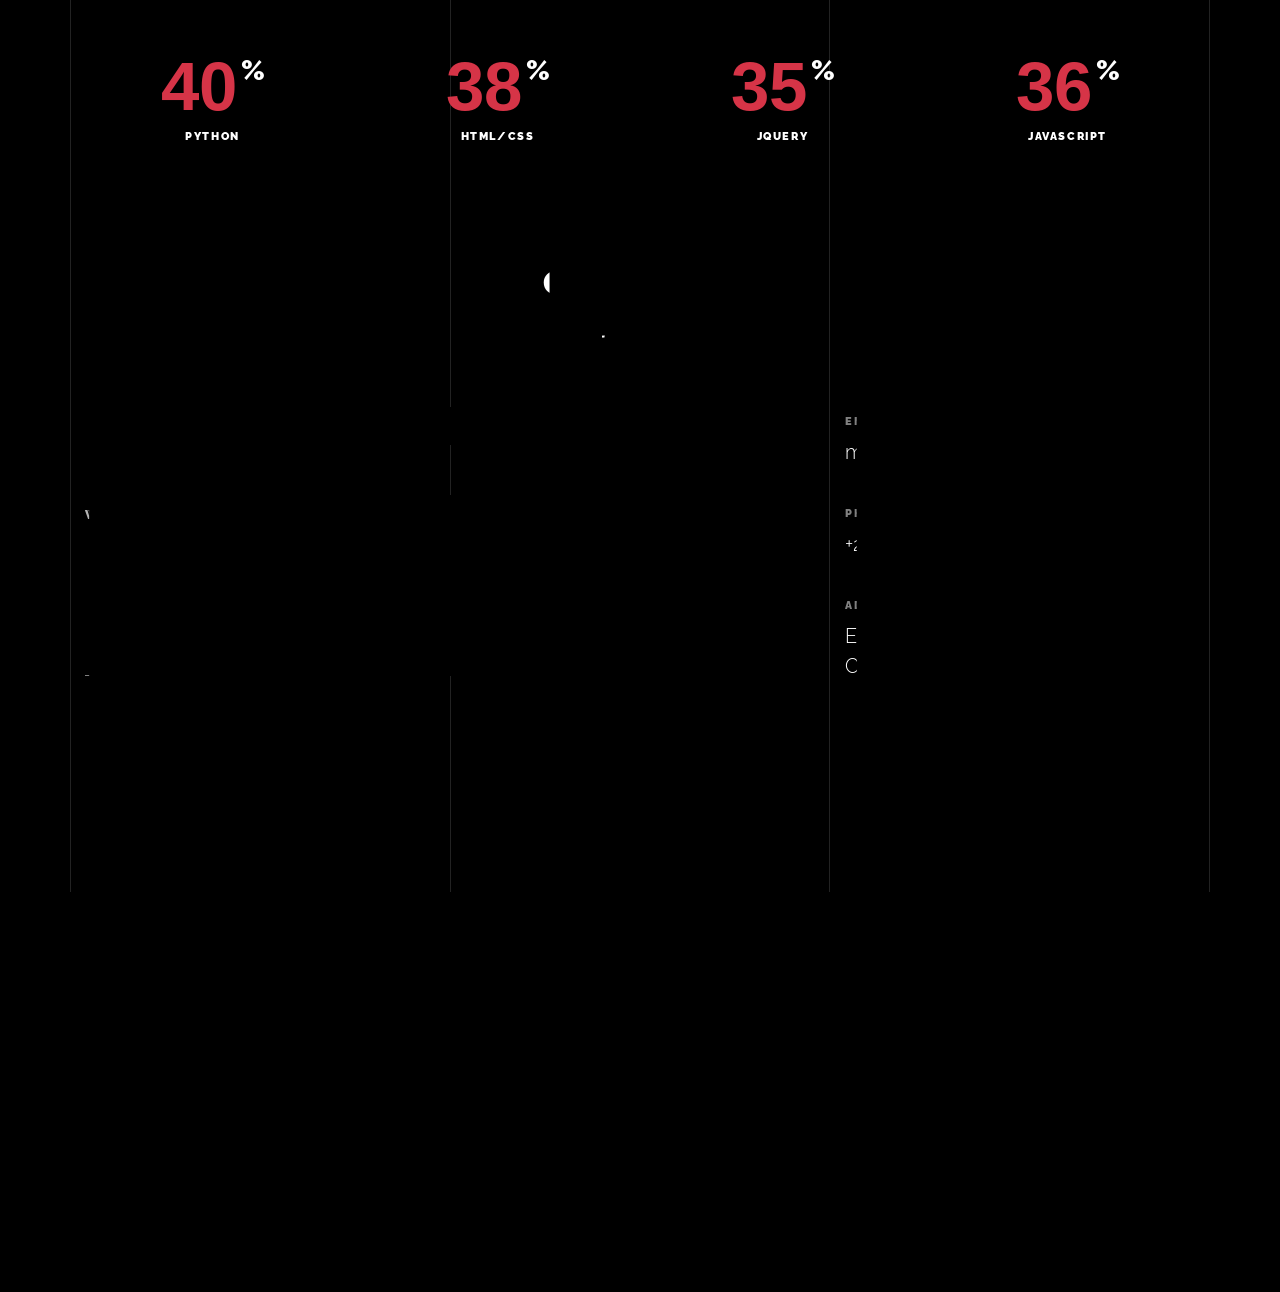
<file: unfold-master/index.html>
<!doctype html>
<html lang="en">
  <head>
    <title>Mohamed El-Mojtaba &mdash; Portfolio</title>
    <meta charset="utf-8">
    <meta name="viewport" content="width=device-width, initial-scale=1, shrink-to-fit=no">

    <meta name="description" content="">
    <meta name="keywords" content="html, css, javascript, jquery">
    <meta name="author" content="">

    <link rel="stylesheet" href="css/vendor/icomoon/style.css">
    <link rel="stylesheet" href="css/vendor/owl.carousel.min.css">
    <link rel="stylesheet" href="css/vendor/animate.min.css">
    <link rel="stylesheet" href="css/vendor/aos.css">
    <link rel="stylesheet" href="css/vendor/bootstrap.min.css">
    <link rel="stylesheet" href="css/vendor/jquery.fancybox.min.css">
    

    <!-- Theme Style -->
    <link rel="stylesheet" href="css/style.css">

  </head>
  <body data-spy="scroll" data-target=".site-nav-target" data-offset="200">

    <nav class="unslate_co--site-mobile-menu">
      <div class="close-wrap d-flex">
        <a href="#" class="d-flex ml-auto js-menu-toggle">
          <span class="close-label">Close</span>
          <div class="close-times">
            <span class="bar1"></span>
            <span class="bar2"></span>
          </div>
        </a>
      </div>
      <div class="site-mobile-inner"></div>
    </nav>


    <div class="unslate_co--site-wrap">

      <div class="unslate_co--site-inner">

        <div class="lines-wrap">
          <div class="lines-inner">
            <div class="lines"></div>
          </div>
        </div>
        <!-- END lines -->
      
      <nav class="unslate_co--site-nav site-nav-target">

        <div class="container">
        
          <div class="row align-items-center justify-content-between text-left">
            <div class="col-md-5 text-right">
              <ul class="site-nav-ul js-clone-nav text-left d-none d-lg-inline-block">
                <li class="has-children">
                  <a href="#home-section" class="nav-link">Home</a>
                  <ul class="dropdown">
                    <li>
                      <a href="index.html">Hero Image BG</a>
                    </li>
                    <li>
                      <a href="index-video.html">Video BG</a>
                    </li>
                    <li>
                      <a href="index-hero-slider.html">Hero Slider</a>
                    </li>
                    <li>
                      <a href="index-sidebar-menu.html">Sidebar Menu</a>
                    </li>
                    <li>
                      <a href="index-right-menu.html">Right Menu</a>
                    </li>
                  </ul>
                </li>
                <li><a href="#about-section" class="nav-link">About</a></li>
                <li><a href="#services-section" class="nav-link">Services</a></li>
              </ul>
            </div>
            <div class="site-logo pos-absolute">
              <a href="index.html" class="unslate_co--site-logo">El-Mojtaba<span>.</span></a>
            </div>
            <div class="col-md-5 text-right text-lg-left">
              <ul class="site-nav-ul js-clone-nav text-left d-none d-lg-inline-block">
                <li><a href="#skills-section" class="nav-link">Skills</a></li>
                <li><a href="#contact-section" class="nav-link">Contact</a></li>
              </ul>

              <ul class="site-nav-ul-none-onepage text-right d-inline-block d-lg-none">
                <li><a href="#" class="js-menu-toggle">Menu</a></li>
              </ul>

            </div>
          </div>
        </div>

      </nav>
      <!-- END nav -->

      <div class="cover-v1 jarallax" style="background-image: url('images/cover_bg_2.jpg');" id="home-section">
        <div class="container">
          <div class="row align-items-center">
              
            <div class="col-md-7 mx-auto text-center">
              <h2 class="subheading gsap-reveal-hero">I’m <span style="font-size: 39px;font-weight: 600;font-style: normal;color: #ffffff;letter-spacing: 0.099em;">Mohamed El-Mojtaba</span><br>Sr. <span style="color:#9d5789;font-style: normal;font-size: 40px;line-height: 50px;font-weight: 700;">O</span><span style="color:#888888;font-size: 40px;font-weight: 800;font-style: normal;">doo</span> Techno-functional Based In Cairo.</h2>
            </div>

          </div>
        </div>


        <a href="#portfolio-section" class="mouse-wrap smoothscroll">
          <span class="mouse">
            <span class="scroll"></span>
          </span>
          <span class="mouse-label">Scroll</span>
        </a>

      </div>
      <!-- END .cover-v1 -->



      <div class="unslate_co--section">
        <div class="container">
          <div class="section-heading-wrap text-center mb-5">
            <h2 class="heading-h2 text-center divider"><span class="gsap-reveal">Projects I've participated in</span></h2>
            <span class="gsap-reveal"><img src="images/divider.png" alt="divider" width="76"></span>
          </div>
          <div class="owl-carousel logo-slider">
            <div class="logo-v1 gsap-reveal">
              <img src="images/logo-google.png" alt="Image" class="img-fluid">
            </div>
            <div class="logo-v1 gsap-reveal">
              <img src="images/logo-puma.png" alt="Image" class="img-fluid">
            </div>
            <div class="logo-v1 gsap-reveal">
              <img src="images/logo-paypal.png" alt="Image" class="img-fluid">
            </div>
            <div class="logo-v1 gsap-reveal">
              <img src="images/logo-adobe.png" alt="Image" class="img-fluid">
            </div>
          </div>
        </div>
      </div>


      <div class="unslate_co--section" id="about-section">
        <div class="container">
          
          <div class="section-heading-wrap text-center mb-5">
            <h2 class="heading-h2 text-center divider"><span class="gsap-reveal">About Me</span></h2>
            <span class="gsap-reveal">
            <img src="images/divider.png" alt="divider" width="76">
            </span>
          </div>
          

          <div class="row mt-5 justify-content-between">
            <div class="col-lg-7 mb-5 mb-lg-0">
              <figure class="dotted-bg gsap-reveal-img ">
                <img src="images/about_me_pic2.jpg" alt="Image" class="img-fluid">
              </figure>
            </div>
            <div class="col-lg-4 pr-lg-5">
              <h3 class="mb-4 heading-h3"><span class="gsap-reveal">We can make it together</span></h3>
              <p class="lead gsap-reveal">I help you manage your corporate resources build your ideas and bring it to reality.</p>
              <p class="gsap-reveal"><a href="#" class="btn btn-outline-pill btn-custom-light">Download my CV</a></p>
            </div>
          </div>
        </div>
      </div>

      <div class="unslate_co--section" id="services-section">
        <div class="container">

          <div class="section-heading-wrap text-center mb-5">
            <h2 class="heading-h2 text-center divider"><span class="gsap-reveal">My Services</span></h2>
            <span class="gsap-reveal"><img src="images/divider.png" alt="divider" width="76"></span>
          </div>

          <div class="row gutter-v3">
            <div class="col-md-6 col-lg-4 mb-4">
              <div class="feature-v1" data-aos="fade-up" data-aos-delay="0">
                <div class="wrap-icon mb-3">
                  <img src="images/svg/001-options.svg" alt="Image" width="45">
                </div>
                <h3><span style="color:#9d5789;font-style: normal;font-size: 32px;line-height: 50px;font-weight: 700;">O</span><span style="color:#888888;font-size: 32px;font-weight: 800;font-style: normal;">doo</span> Customization</h3>
                <p>Customize and develop new ideas into the Odoo platform.</p>
              </div> 
            </div>
            <div class="col-md-6 col-lg-4 mb-4">
              <div class="feature-v1" data-aos="fade-up" data-aos-delay="100">
                <div class="wrap-icon mb-3">
                  <img src="images/svg/002-chat.svg" alt="Icon" width="45">
                </div>
                <h3><span style="color:#9d5789;font-style: normal;font-size: 32px;line-height: 50px;font-weight: 700;">O</span><span style="color:#888888;font-size: 32px;font-weight: 800;font-style: normal;">doo</span> Support</h3>
                <p>Is your Odoo down? Relax and enjoy a chilled lemon juice.
                  I got your back. </p>
              </div> 
            </div>
            <div class="col-md-6 col-lg-4 mb-4">
              <div class="feature-v1" data-aos="fade-up" data-aos-delay="200">
                <div class="wrap-icon mb-3">
                  <img src="images/svg/003-contact-book.svg" alt="Image" class="img-fluid" width="45">
                </div>
                <h3><span style="color:#9d5789;font-style: normal;font-size: 32px;line-height: 50px;font-weight: 700;">O</span><span style="color:#888888;font-size: 32px;font-weight: 800;font-style: normal;">doo</span> Technical Training</h3>
                <p>Technical training mainly focuses on the developers to grasp knowledge for customizing and developing new ideas into the Odoo platform.</p>
              </div> 
            </div>
            <div class="col-md-6 col-lg-4 mb-4">
              <div class="feature-v1" data-aos="fade-up" data-aos-delay="200">
                <div class="wrap-icon mb-3">
                  <img src="images/svg/005-line-chart.svg" alt="Image" class="img-fluid" width="45">
                </div>
                <h3><span style="color:#9d5789;font-style: normal;font-size: 32px;line-height: 50px;font-weight: 700;">O</span><span style="color:#888888;font-size: 31px;font-weight: 800;font-style: normal;">doo</span> Functional Training</h3>
                <p>The functional Odoo training is to literate the vast functionalities of odoo modules to end users, partners, business analysts and consultants.</p>
              </div> 
            </div>

            <div class="col-md-6 col-lg-4 mb-4">
              <div class="feature-v1" data-aos="fade-up" data-aos-delay="0">
                <div class="wrap-icon mb-3">
                  <img src="images/svg/004-percentage.svg" alt="Image" width="45">
                </div>
                <h3><span style="color:#9d5789;font-style: normal;font-size: 32px;line-height: 50px;font-weight: 700;">O</span><span style="color:#888888;font-size: 32px;font-weight: 800;font-style: normal;">doo</span>  Implementation</h3>
                <p>A small river named Duden flows by their place and supplies it with the necessary regelialia. </p>
              </div> 
            </div>
            <div class="col-md-6 col-lg-4 mb-4">
              <div class="feature-v1" data-aos="fade-up" data-aos-delay="100">
                <div class="wrap-icon mb-3">
                  <img src="images/svg/006-goal.svg" alt="Image" width="45">
                </div>
                <h3>Website <br>Development</h3>
                <p>A small river named Duden flows by their place and supplies it with the necessary regelialia. </p>
              </div> 
            </div>
          </div>
        </div>
      </div>

      <div class="unslate_co--section section-counter" id="skills-section">
        <div class="container">
          <div class="section-heading-wrap text-center mb-5">
            <h2 class="heading-h2 text-center divider"><span class="gsap-reveal">My Skills</span></h2>
            <span class="gsap-reveal"><img src="images/divider.png" alt="divider" width="76"></span>
          </div>


          <div class="row pt-5">
            <div class="col-6 col-sm-6 mb-5 mb-lg-0 col-md-6 col-lg-3" data-aos="fade-up" data-aos-delay="0">
              <div class="counter-v1 text-center">
                <span class="number-wrap">
                  <span class="number number-counter" data-number="92">0</span>
                  <span class="append-text">%</span>
                </span>
                <span class="counter-label">Python</span>
              </div>
            </div>
            <div class="col-6 col-sm-6 mb-5 mb-lg-0 col-md-6 col-lg-3" data-aos="fade-up" data-aos-delay="100">
              <div class="counter-v1 text-center">
                <span class="number-wrap">
                  <span class="number number-counter" data-number="89">0</span>
                  <span class="append-text">%</span>
                </span>
                <span class="counter-label">HTML/CSS</span>
              </div>
            </div>
            <div class="col-6 col-sm-6 mb-5 mb-lg-0 col-md-6 col-lg-3" data-aos="fade-up" data-aos-delay="200">
              <div class="counter-v1 text-center">
                <span class="number-wrap">
                  <span class="number number-counter" data-number="82">0</span>
                  <span class="append-text">%</span>
                </span>
                <span class="counter-label">jQuery</span>
              </div>
            </div>
            <div class="col-6 col-sm-6 mb-5 mb-lg-0 col-md-6 col-lg-3" data-aos="fade-up" data-aos-delay="300">
              <div class="counter-v1 text-center">
                <span class="number-wrap">
                  <span class="number number-counter" data-number="84">0</span>
                  <span class="append-text">%</span>
                </span>
                <span class="counter-label">javascript</span>
              </div>
            </div>
          </div>
        </div>
      </div>
      <!-- END .counter -->


      <div class="unslate_co--section" id="contact-section">
        <div class="container">
          <div class="section-heading-wrap text-center mb-5">
            <h2 class="heading-h2 text-center divider"><span class="gsap-reveal">Get In Touch</span></h2>
            <span class="gsap-reveal"><img src="images/divider.png" alt="divider" width="76"></span>
          </div>


          <div class="row justify-content-between">
            
            <div class="col-md-6">
              <form method="post" class="form-outline-style-v1" id="contactForm">
                <div class="form-group row mb-0">

                  <div class="col-lg-6 form-group gsap-reveal">
                    <label for="name">Name</label>
                    <input name="name" type="text" class="form-control" id="name">
                  </div>
                  <div class="col-lg-6 form-group gsap-reveal">
                    <label for="email">Email</label>
                    <input name="email" type="email" class="form-control" id="email">
                  </div>
                  <div class="col-lg-12 form-group gsap-reveal">
                    <label for="message">Write your message...</label>
                    <textarea name="message" id="message" cols="30" rows="7" class="form-control"></textarea>
                  </div>
                </div>
                
                <div class="form-group row gsap-reveal">
                    <div class="col-md-12 d-flex align-items-center">
                      <input type="submit" class="btn btn-outline-pill btn-custom-light mr-3" value="Send Message">
                      <span class="submitting"></span>
                    </div>
                </div>

              </form>
              <div id="form-message-warning" class="mt-4"></div> 
              <div id="form-message-success">
                Your message was sent, thank you!
              </div>

            </div>

            <div class="col-md-4">
              <div class="contact-info-v1">
                <div class="gsap-reveal d-block">
                  <span class="d-block contact-info-label">Email</span>
                  <a href="#" class="contact-info-val">mohamedelmojtaba.me@gmail.com</a>
                </div>
                <div class="gsap-reveal d-block">
                  <span class="d-block contact-info-label">Phone</span>
                  <a href="#" class="contact-info-val">+201229260990</a>
                </div>
                <div class="gsap-reveal d-block">
                  <span class="d-block contact-info-label">Address</span>
                  <address class="contact-info-val">El-Mohandeseen. <br> Cairo, Egypt</address>
                </div>
              </div>
            </div>

          </div>
        </div>
      </div>
      </div> <!-- END .unslate_co-site-inner -->

      <footer class="unslate_co--footer unslate_co--section">
        <div class="container">
          <div class="row justify-content-center">
            <div class="col-md-7">
              
              <div class="footer-site-logo"><a href="#">El-Mojtaba<span>.</span></a></div>

              <ul class="footer-site-social">
                <li><a href="#">Linkedin</a></li>
                <li><a href="#">GitHub</a></li>
                <li><a href="#">Facebook</a></li>
                <li><a href="#">Twitter</a></li>
                <li><a href="#">Instagram</a></li>
              </ul>

              <p class="site-copyright">
                
                <!-- Link back to Colorlib can't be removed. Template is licensed under CC BY 3.0. -->
                Copyright &copy;
                <script>
                  document.write(new Date().getFullYear());
                </script> All rights reserved
              
              </p>

            </div>
          </div>
        </div>
      </footer>

      
    </div>

    
    <!-- Loader -->
    <div id="unslate_co--overlayer"></div>
    <div class="site-loader-wrap">
      <div class="site-loader"></div>
    </div>

    <script src="js/scripts-dist.js"></script>
    <script src="js/main.js"></script>

  </body>
</html>
</file>
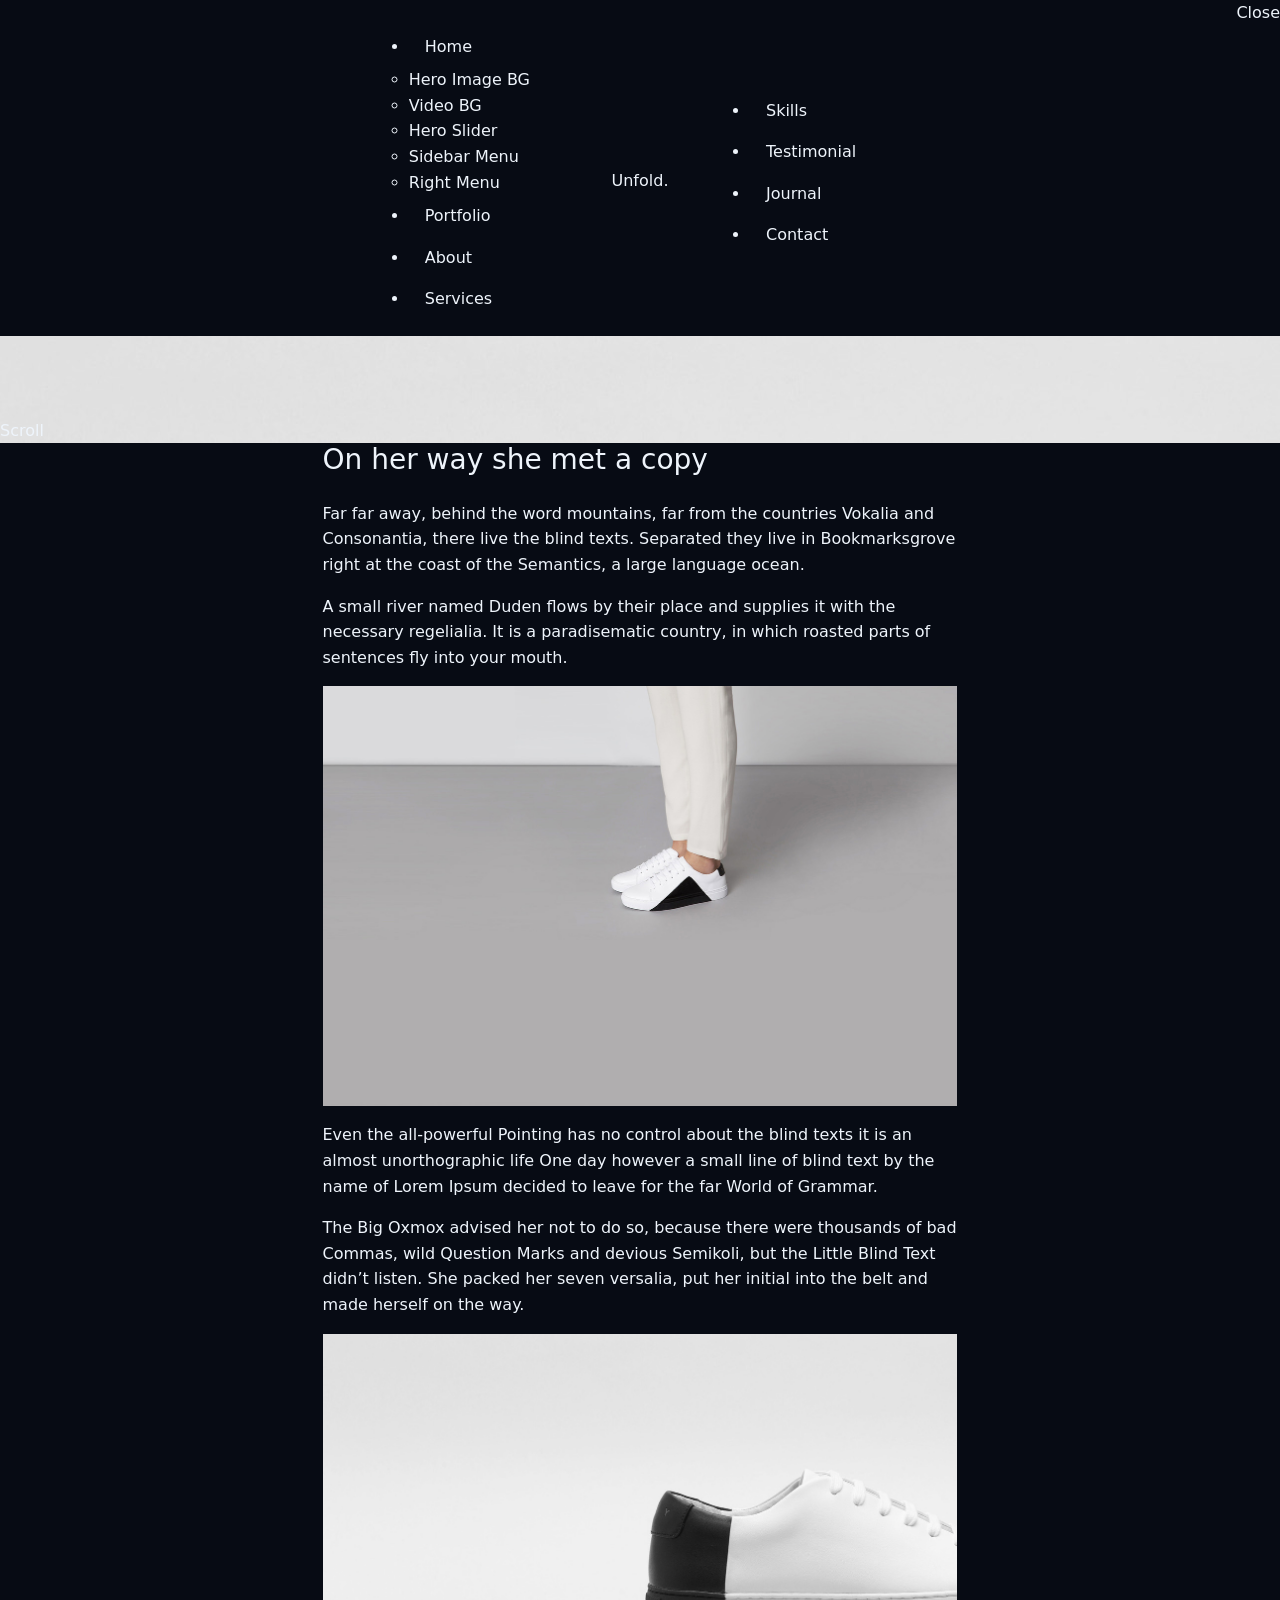
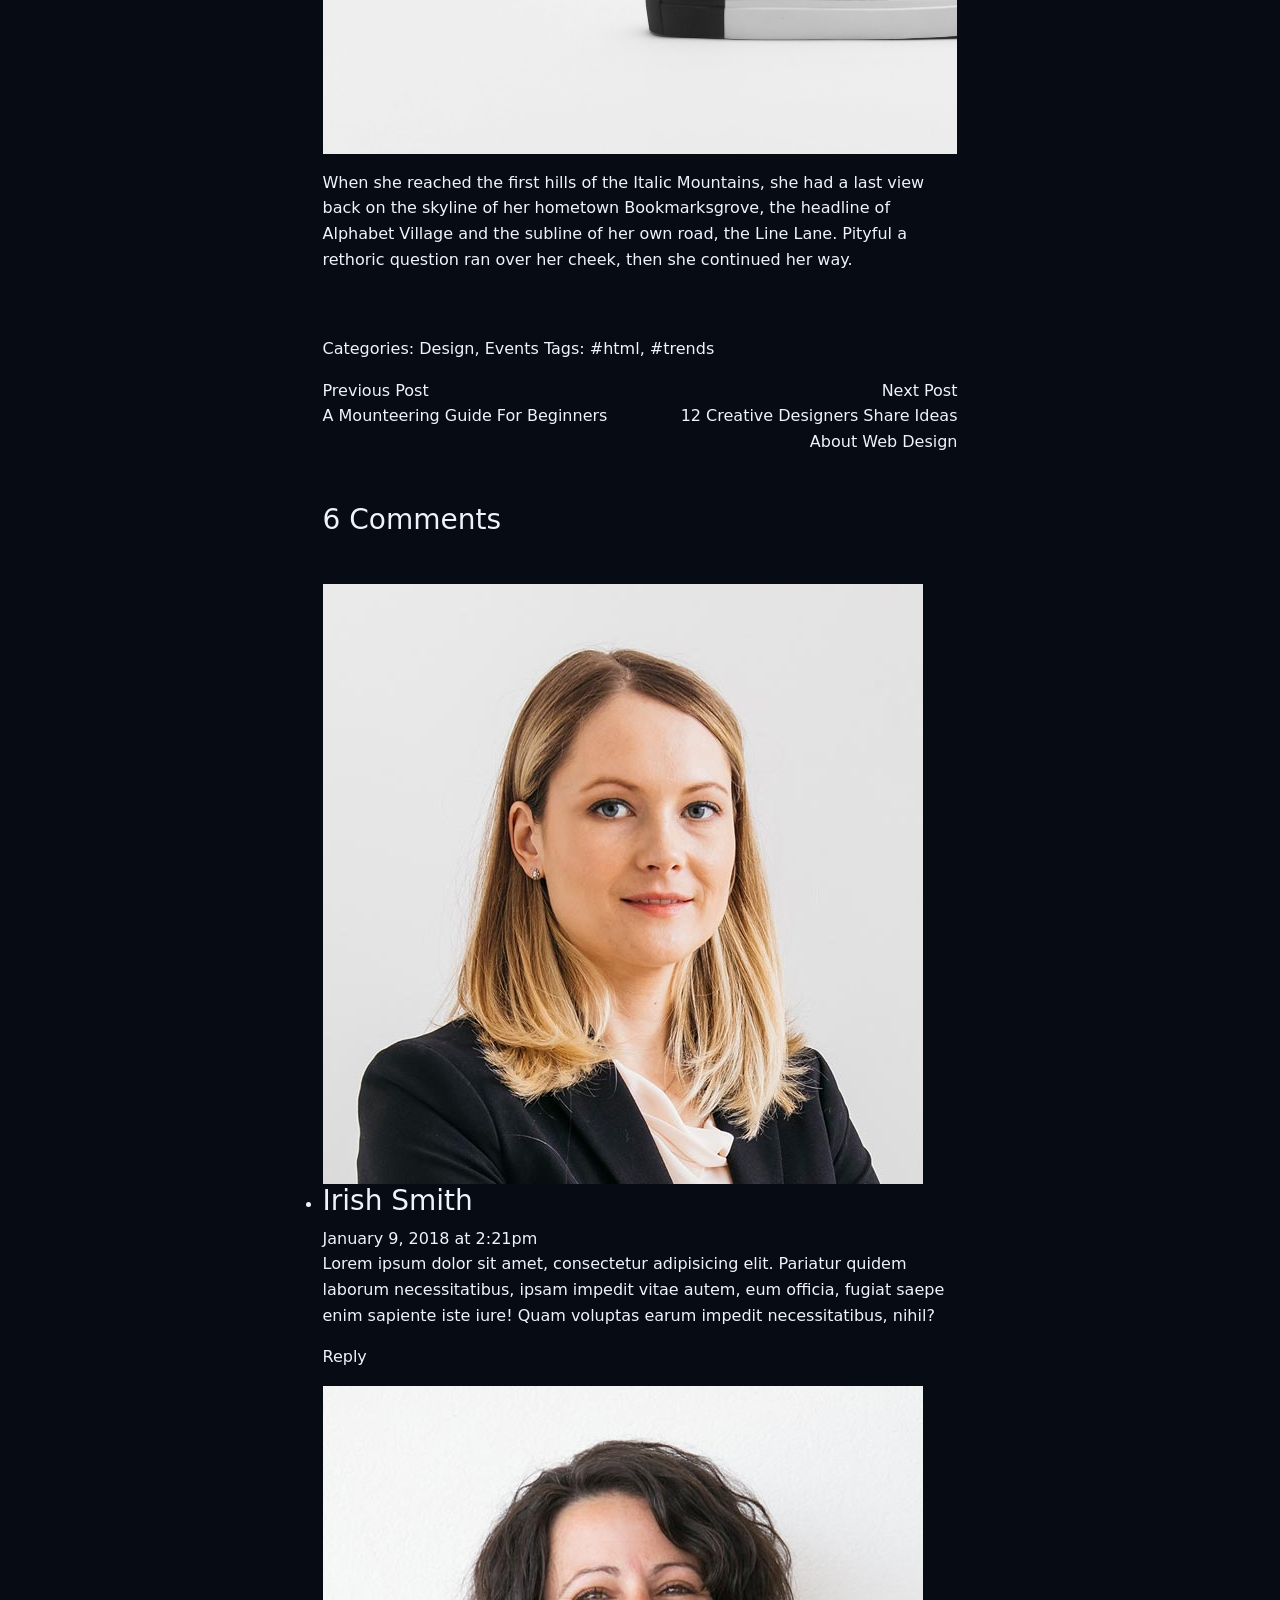
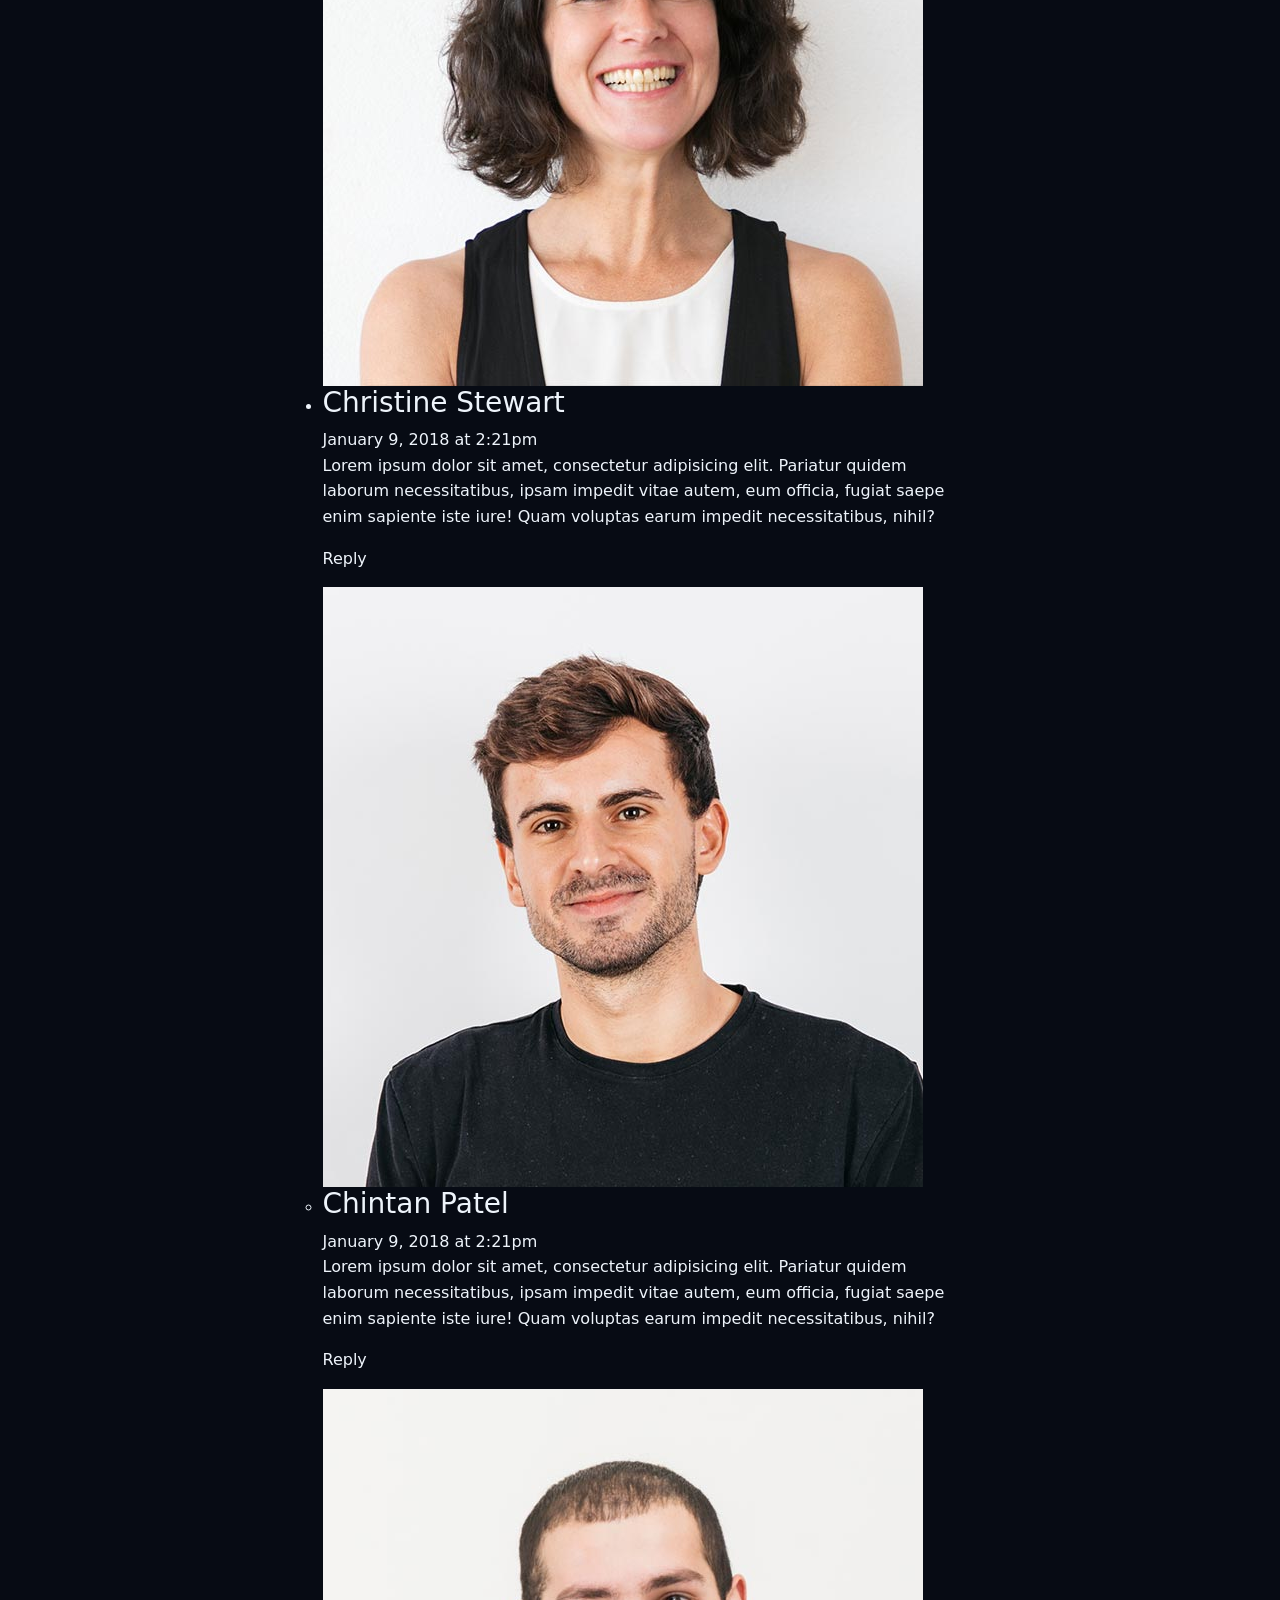
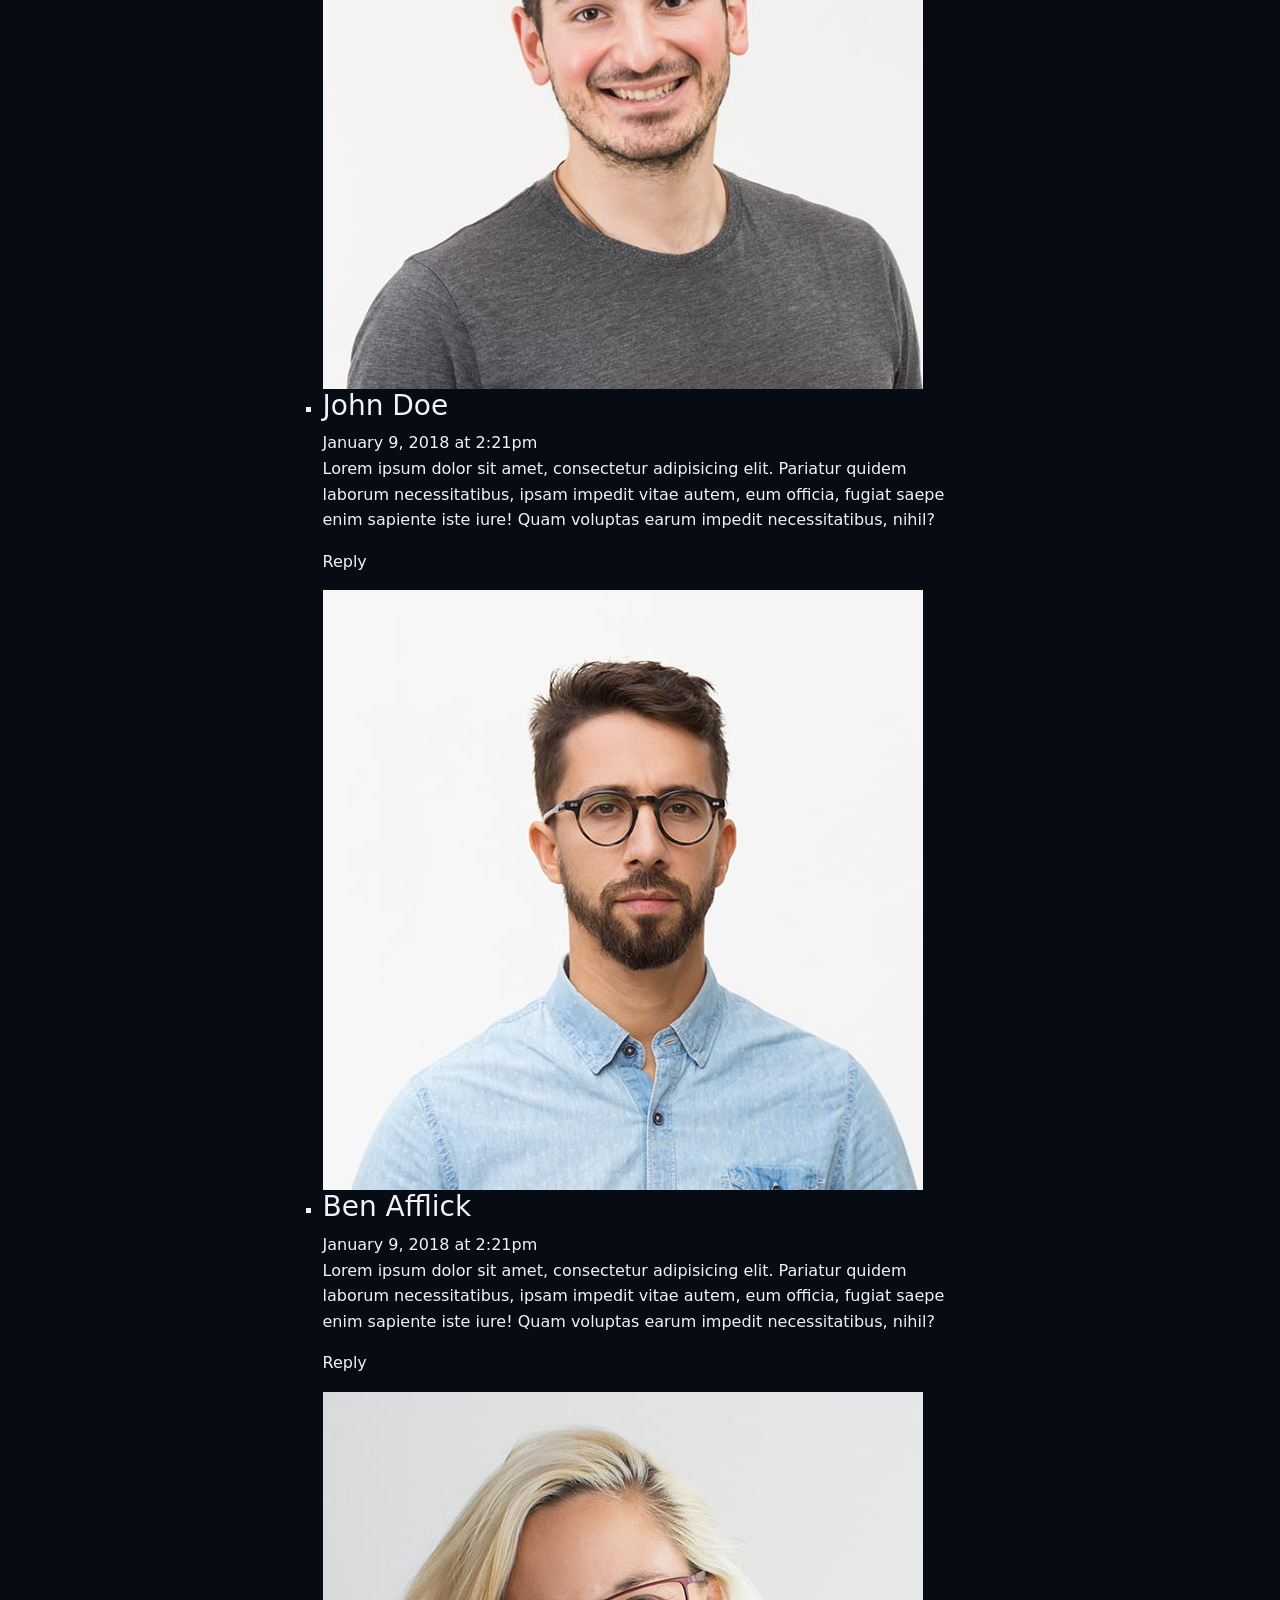
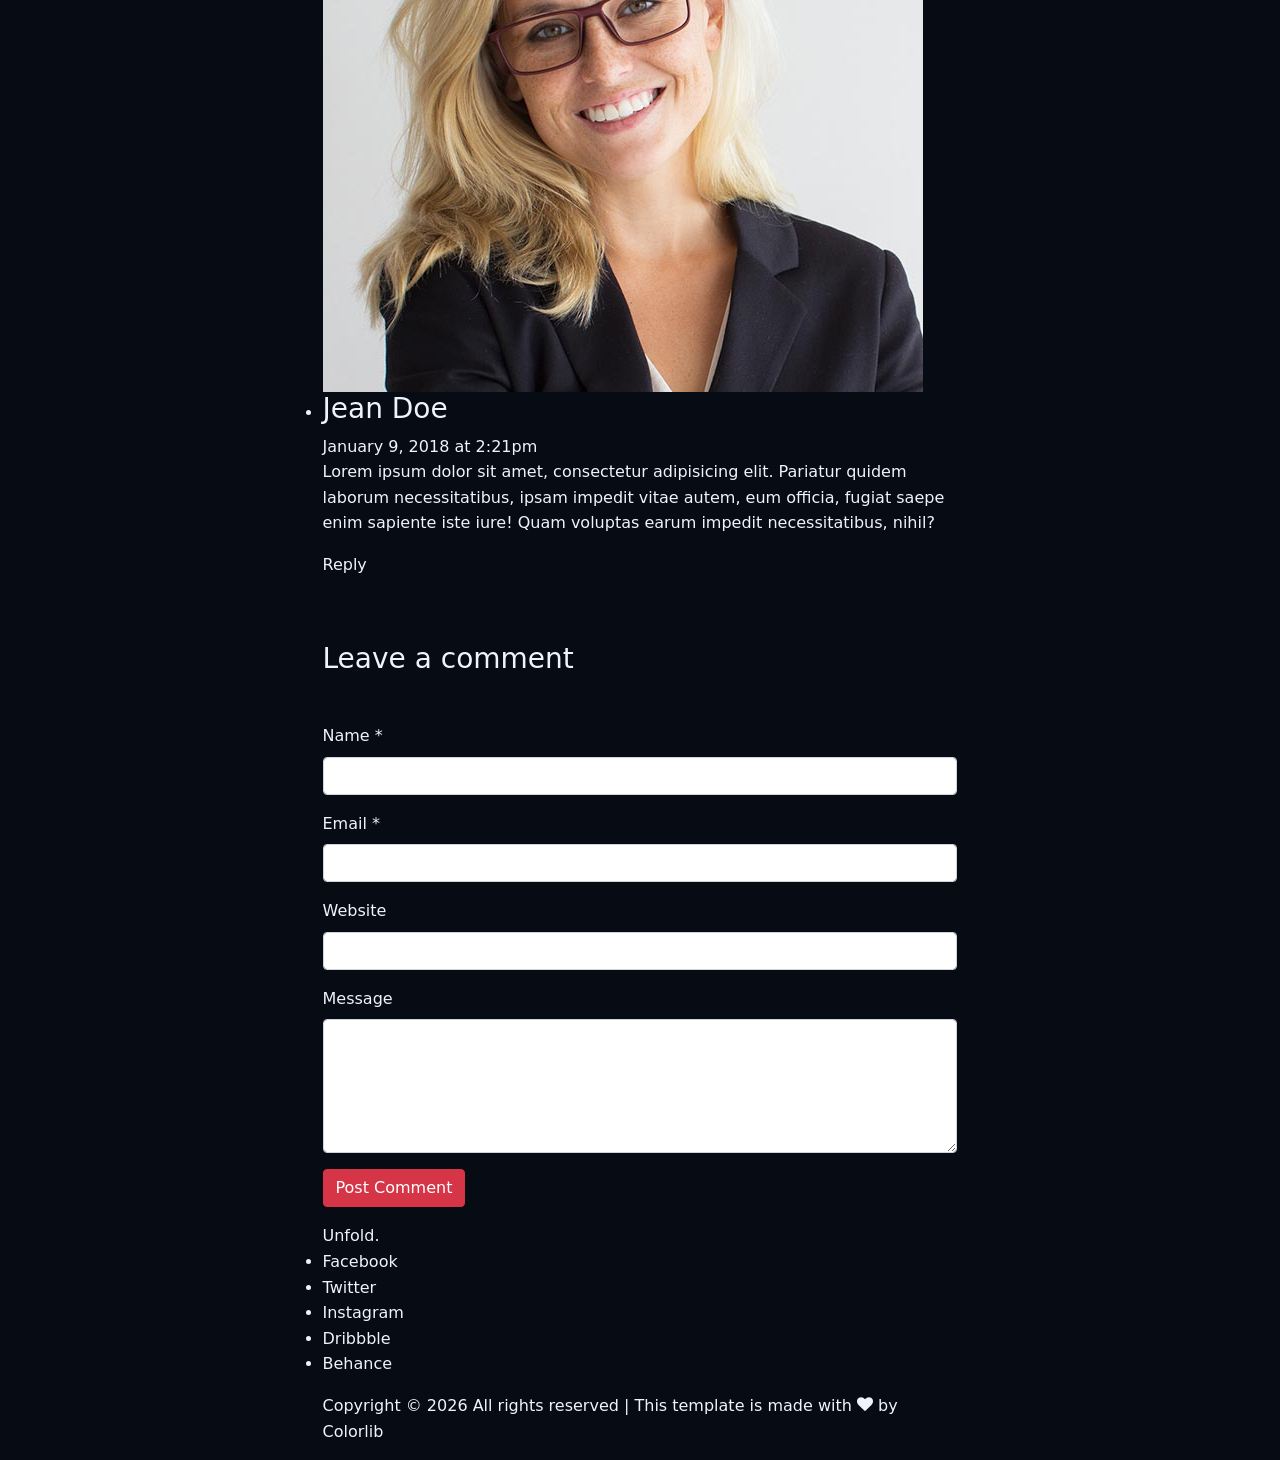
<file: blog-single.html>
<!doctype html>
<html lang="en">
  <head>
    <title>Unfold &mdash; A onepage portfolio HTML template by Colorlib</title>
    <meta charset="utf-8">
    <meta name="viewport" content="width=device-width, initial-scale=1, shrink-to-fit=no">
    
    <meta name="description" content="">
    <meta name="keywords" content="html, css, javascript, jquery">
    <meta name="author" content="">

    <link rel="stylesheet" href="css/vendor/icomoon/style.css">
    <link rel="stylesheet" href="css/vendor/owl.carousel.min.css">
    <link rel="stylesheet" href="css/vendor/aos.css">
    <link rel="stylesheet" href="css/vendor/animate.min.css">
    <link rel="stylesheet" href="css/vendor/bootstrap.min.css">
    <link rel="stylesheet" href="css/vendor/jquery.fancybox.min.css">
    

    <!-- Theme Style -->
    <link rel="stylesheet" href="css/style.css">

  </head>
  <body data-spy="scroll" data-target=".site-nav-target" data-offset="200">

    <nav class="unslate_co--site-mobile-menu">
      <div class="close-wrap d-flex">
        <a href="#" class="d-flex ml-auto js-menu-toggle">
          <span class="close-label">Close</span>
          <div class="close-times">
            <span class="bar1"></span>
            <span class="bar2"></span>
          </div>
        </a>
      </div>
      <div class="site-mobile-inner"></div>
    </nav>


    <div class="unslate_co--site-wrap">

      <div class="unslate_co--site-inner">

        <div class="lines-wrap">
          <div class="lines-inner">
            <div class="lines"></div>
          </div>
        </div>
        <!-- END lines -->
      
      <nav class="unslate_co--site-nav site-nav-target">

        <div class="container">
        
          <div class="row align-items-center justify-content-between text-left">
            <div class="col-md-5 text-right">
              <ul class="site-nav-ul js-clone-nav text-left d-none d-lg-inline-block">
                <li class="has-children">
                  <a href="index.html#home-section" class="nav-link">Home</a>
                  <ul class="dropdown">
                    <li>
                      <a href="index.html">Hero Image BG</a>
                    </li>
                    <li>
                      <a href="index-video.html">Video BG</a>
                    </li>
                    <li>
                      <a href="index-hero-slider.html">Hero Slider</a>
                    </li>
                    <li>
                      <a href="index-sidebar-menu.html">Sidebar Menu</a>
                    </li>
                    <li>
                      <a href="index-right-menu.html">Right Menu</a>
                    </li>
                  </ul>
                </li>
                <li><a href="index.html#portfolio-section" class="nav-link">Portfolio</a></li>
                <li><a href="index.html#about-section" class="nav-link">About</a></li>
                <li><a href="index.html#services-section" class="nav-link">Services</a></li>
              </ul>
            </div>
            <div class="site-logo pos-absolute">
              <a href="index.html" class="unslate_co--site-logo">Unfold<span>.</span></a>
            </div>
            <div class="col-md-5 text-right text-lg-left">
              <ul class="site-nav-ul js-clone-nav text-left d-none d-lg-inline-block">
                <li><a href="index.html#skills-section" class="nav-link">Skills</a></li>
                <li><a href="index.html#testimonial-section" class="nav-link">Testimonial</a></li>
                <li><a href="index.html#journal-section" class="nav-link active">Journal</a></li>
                <li><a href="index.html#contact-section" class="nav-link">Contact</a></li>
              </ul>

              <ul class="site-nav-ul-none-onepage text-right d-inline-block d-lg-none">
                <li><a href="#" class="js-menu-toggle">Menu</a></li>
              </ul>

            </div>
          </div>
        </div>

      </nav>
      <!-- END nav -->

      <div class="cover-v1 jarallax overlay" style="background-image: url('images/work_1_full.jpg');">
        <div class="container">
          <div class="row align-items-center">
              
            <div class="col-md-8 mx-auto text-center">
              <h1 class="blog-heading" data-aos="fade-up" data-aos-delay="0">A HTML Guide For Beginners</h1>
              <div class="post-meta" data-aos="fade-up" data-aos-delay="100">By Joefrey on March 15, 2020 &bullet; 5 mins read</div>
            </div>

          </div>
        </div>


        <!-- dov -->
        <a href="#blog-single-section" class="mouse-wrap smoothscroll">
          <span class="mouse">
            <span class="scroll"></span>
          </span>
          <span class="mouse-label">Scroll</span>
        </a>

      </div>
      <!-- END .cover-v1 -->

      <div class="unslate_co--section" id="blog-single-section">
        <div class="container">
          <div class="row justify-content-center">
            <div class="col-md-7">
              <h3 class="mb-4">On her way she met a copy</h3>
              <p>Far far away, behind the word mountains, far from the countries Vokalia and Consonantia, there live the blind texts. Separated they live in Bookmarksgrove right at the coast of the Semantics, a large language ocean.</p>
              <p>A small river named Duden flows by their place and supplies it with the necessary regelialia. It is a paradisematic country, in which roasted parts of sentences fly into your mouth.</p>
              <p><img src="images/work_1_a_full.jpg" alt="Image" class="img-fluid"></p>
              <p>Even the all-powerful Pointing has no control about the blind texts it is an almost unorthographic life One day however a small line of blind text by the name of Lorem Ipsum decided to leave for the far World of Grammar.</p>
              <p>The Big Oxmox advised her not to do so, because there were thousands of bad Commas, wild Question Marks and devious Semikoli, but the Little Blind Text didn’t listen. She packed her seven versalia, put her initial into the belt and made herself on the way.</p>
              <p><img src="images/work_1_full.jpg" alt="Image" class="img-fluid"></p>
              <p>When she reached the first hills of the Italic Mountains, she had a last view back on the skyline of her hometown Bookmarksgrove, the headline of Alphabet Village and the subline of her own road, the Line Lane. Pityful a rethoric question ran over her cheek, then she continued her way.</p>


              <div class="pt-5 categories_tags ">
                <p>Categories:  <a href="#">Design</a>, <a href="#">Events</a>  Tags: <a href="#">#html</a>, <a href="#">#trends</a></p>
              </div>

              <div class="post-single-navigation d-flex align-items-stretch">
                <a href="#" class="mr-auto w-50 pr-4">
                  <span class="d-block">Previous Post</span>
                  A Mounteering Guide For Beginners
                </a>
                <a href="#" class="ml-auto w-50 text-right pl-4">
                  <span class="d-block">Next Post</span>
                  12 Creative Designers Share Ideas About Web Design
                </a>
              </div>


            <div class="pt-5">
              <h3 class="mb-5">6 Comments</h3>
              <ul class="comment-list">
                <li class="comment">
                  <div class="vcard bio">
                    <img src="images/person_woman_2.jpg" alt="Image placeholder">
                  </div>
                  <div class="comment-body">
                    <h3>Irish Smith</h3>
                    <div class="meta">January 9, 2018 at 2:21pm</div>
                    <p>Lorem ipsum dolor sit amet, consectetur adipisicing elit. Pariatur quidem laborum necessitatibus, ipsam impedit vitae autem, eum officia, fugiat saepe enim sapiente iste iure! Quam voluptas earum impedit necessitatibus, nihil?</p>
                    <p><a href="#" class="reply">Reply</a></p>
                  </div>
                </li>

                <li class="comment">
                  <div class="vcard bio">
                    <img src="images/person_woman_1.jpg" alt="Image placeholder">
                  </div>
                  <div class="comment-body">
                    <h3>Christine Stewart</h3>
                    <div class="meta">January 9, 2018 at 2:21pm</div>
                    <p>Lorem ipsum dolor sit amet, consectetur adipisicing elit. Pariatur quidem laborum necessitatibus, ipsam impedit vitae autem, eum officia, fugiat saepe enim sapiente iste iure! Quam voluptas earum impedit necessitatibus, nihil?</p>
                    <p><a href="#" class="reply">Reply</a></p>
                  </div>

                  <ul class="children">
                    <li class="comment">
                      <div class="vcard bio">
                        <img src="images/person_man_3.jpg" alt="Image placeholder">
                      </div>
                      <div class="comment-body">
                        <h3>Chintan Patel</h3>
                        <div class="meta">January 9, 2018 at 2:21pm</div>
                        <p>Lorem ipsum dolor sit amet, consectetur adipisicing elit. Pariatur quidem laborum necessitatibus, ipsam impedit vitae autem, eum officia, fugiat saepe enim sapiente iste iure! Quam voluptas earum impedit necessitatibus, nihil?</p>
                        <p><a href="#" class="reply">Reply</a></p>
                      </div>


                      <ul class="children">
                        <li class="comment">
                          <div class="vcard bio">
                            <img src="images/person_man_2.jpg" alt="Image placeholder">
                          </div>
                          <div class="comment-body">
                            <h3>John Doe</h3>
                            <div class="meta">January 9, 2018 at 2:21pm</div>
                            <p>Lorem ipsum dolor sit amet, consectetur adipisicing elit. Pariatur quidem laborum necessitatibus, ipsam impedit vitae autem, eum officia, fugiat saepe enim sapiente iste iure! Quam voluptas earum impedit necessitatibus, nihil?</p>
                            <p><a href="#" class="reply">Reply</a></p>
                          </div>

                            <ul class="children">
                              <li class="comment">
                                <div class="vcard bio">
                                  <img src="images/person_man_1.jpg" alt="Image placeholder">
                                </div>
                                <div class="comment-body">
                                  <h3>Ben Afflick</h3>
                                  <div class="meta">January 9, 2018 at 2:21pm</div>
                                  <p>Lorem ipsum dolor sit amet, consectetur adipisicing elit. Pariatur quidem laborum necessitatibus, ipsam impedit vitae autem, eum officia, fugiat saepe enim sapiente iste iure! Quam voluptas earum impedit necessitatibus, nihil?</p>
                                  <p><a href="#" class="reply">Reply</a></p>
                                </div>
                              </li>
                            </ul>
                        </li>
                      </ul>
                    </li>
                  </ul>
                </li>

                <li class="comment">
                  <div class="vcard bio">
                    <img src="images/person_woman_3.jpg" alt="Image placeholder">
                  </div>
                  <div class="comment-body">
                    <h3>Jean Doe</h3>
                    <div class="meta">January 9, 2018 at 2:21pm</div>
                    <p>Lorem ipsum dolor sit amet, consectetur adipisicing elit. Pariatur quidem laborum necessitatibus, ipsam impedit vitae autem, eum officia, fugiat saepe enim sapiente iste iure! Quam voluptas earum impedit necessitatibus, nihil?</p>
                    <p><a href="#" class="reply">Reply</a></p>
                  </div>
                </li>
              </ul>
              <!-- END comment-list -->
              
              <div class="comment-form-wrap pt-5">
                <h3 class="mb-5">Leave a comment</h3>
                <form action="#" class="">
                  <div class="form-group">
                    <label for="name">Name *</label>
                    <input type="text" class="form-control" id="name">
                  </div>
                  <div class="form-group">
                    <label for="email">Email *</label>
                    <input type="email" class="form-control" id="email">
                  </div>
                  <div class="form-group">
                    <label for="website">Website</label>
                    <input type="url" class="form-control" id="website">
                  </div>

                  <div class="form-group">
                    <label for="message">Message</label>
                    <textarea name="message" id="message" cols="30" rows="5" class="form-control"></textarea>
                  </div>
                  <div class="form-group">
                    <input type="submit" value="Post Comment" class="btn btn-primary btn-md">
                  </div>

                </form>
              </div>
            </div>
            </div>
          </div>
        </div>
      </div>

      
      </div> 

      <footer class="unslate_co--footer unslate_co--section">
        <div class="container">
          <div class="row justify-content-center">
            <div class="col-md-7">
              
              <div class="footer-site-logo"><a href="#">Unfold<span>.</span></a></div>

              <ul class="footer-site-social">
                <li><a href="#">Facebook</a></li>
                <li><a href="#">Twitter</a></li>
                <li><a href="#">Instagram</a></li>
                <li><a href="#">Dribbble</a></li>
                <li><a href="#">Behance</a></li>
              </ul>

              <p class="site-copyright">
                
                <!-- Link back to Colorlib can't be removed. Template is licensed under CC BY 3.0. -->
                Copyright &copy;
                <script>
                  document.write(new Date().getFullYear());
                </script> All rights reserved | This template is made with <i class="icon-heart"
                  aria-hidden="true"></i> by <a href="https://colorlib.com" target="_blank">Colorlib</a>
                <!-- Link back to Colorlib can't be removed. Template is licensed under CC BY 3.0. -->
              
              </p>

            </div>
          </div>
        </div>
      </footer>

      
    </div>

    <!-- Loader -->
    <div id="unslate_co--overlayer"></div>
    <div class="site-loader-wrap">
      <div class="site-loader"></div>
    </div>

    <script src="js/scripts-dist.js"></script>
    <script src="js/main.js"></script>

  </body>
</html>
</file>
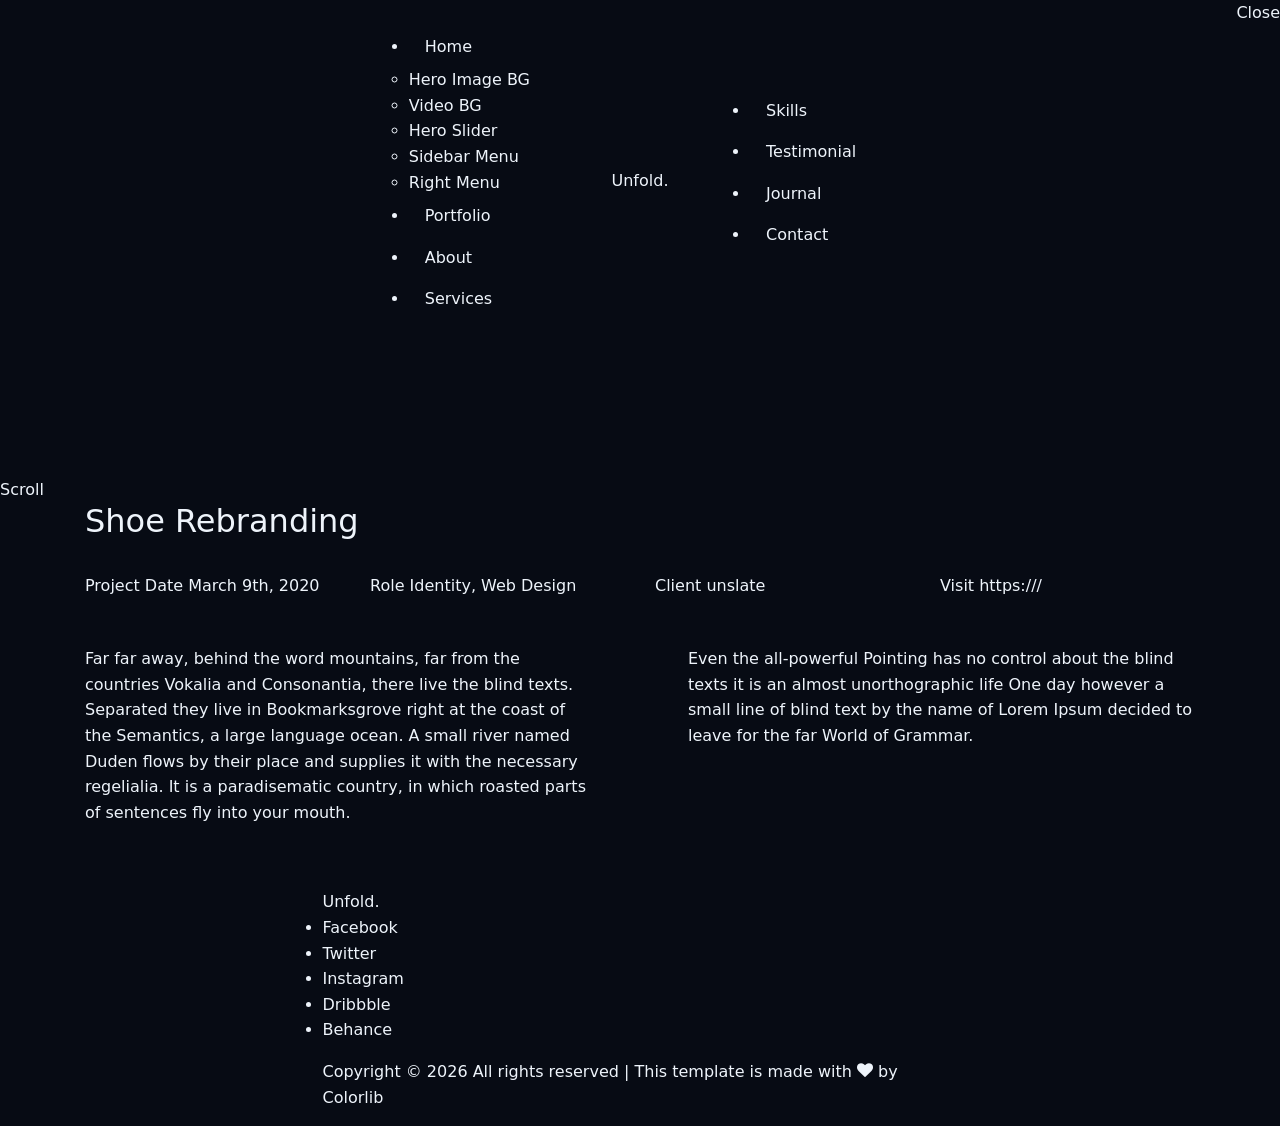
<file: portfolio-single-1.html>
<!doctype html>
<html lang="en">

<head>
  <title>Unfold &mdash; A onepage portfolio HTML template by Colorlib</title>
  <meta charset="utf-8">
  <meta name="viewport" content="width=device-width, initial-scale=1, shrink-to-fit=no">
  
  <meta name="description" content=" ">
  <meta name="keywords" content="html, css, javascript, jquery">
  <meta name="author" content="">

  <link rel="stylesheet" href="css/vendor/icomoon/style.css">
  <link rel="stylesheet" href="css/vendor/owl.carousel.min.css">
  <link rel="stylesheet" href="css/vendor/aos.css">
  <link rel="stylesheet" href="css/vendor/animate.min.css">
  <link rel="stylesheet" href="css/vendor/bootstrap.min.css">
  <link rel="stylesheet" href="css/vendor/jquery.fancybox.min.css">

  <!-- Theme Style -->
  <link rel="stylesheet" href="css/style.css">

</head>

<body data-spy="scroll" data-target=".site-nav-target" data-offset="200">

  <nav class="unslate_co--site-mobile-menu">
    <div class="close-wrap d-flex">
      <a href="#" class="d-flex ml-auto js-menu-toggle">
        <span class="close-label">Close</span>
        <div class="close-times">
          <span class="bar1"></span>
          <span class="bar2"></span>
        </div>
      </a>
    </div>
    <div class="site-mobile-inner"></div>
  </nav>

  <div class="unslate_co--site-wrap">

    <div class="unslate_co--site-inner">

      <nav class="unslate_co--site-nav site-nav-target">

        <div class="container">

          <div class="row align-items-center justify-content-between text-left">
            <div class="col-md-5 text-right">
              <ul class="site-nav-ul js-clone-nav text-left d-none d-lg-inline-block">
                <li class="has-children">
                  <a href="index.html#home-section" class="nav-link">Home</a>
                  <ul class="dropdown">
                    <li>
                      <a href="index.html">Hero Image BG</a>
                    </li>
                    <li>
                      <a href="index-video.html">Video BG</a>
                    </li>
                    <li>
                      <a href="index-hero-slider.html">Hero Slider</a>
                    </li>
                    <li>
                      <a href="index-sidebar-menu.html">Sidebar Menu</a>
                    </li>
                    <li>
                      <a href="index-right-menu.html">Right Menu</a>
                    </li>
                  </ul>
                </li>
                <li><a href="index.html#portfolio-section" class="nav-link">Portfolio</a></li>
                <li><a href="index.html#about-section" class="nav-link">About</a></li>
                <li><a href="index.html#services-section" class="nav-link">Services</a></li>
              </ul>
            </div>
            <div class="site-logo pos-absolute">
              <a href="index.html" class="unslate_co--site-logo">Unfold<span>.</span></a>
            </div>
            <div class="col-md-5 text-right text-lg-left">
              <ul class="site-nav-ul js-clone-nav text-left d-none d-lg-inline-block">
                <li><a href="index.html#skills-section" class="nav-link">Skills</a></li>
                <li><a href="index.html#testimonial-section" class="nav-link">Testimonial</a></li>
                <li><a href="index.html#journal-section" class="nav-link">Journal</a></li>
                <li><a href="index.html#contact-section" class="nav-link">Contact</a></li>
              </ul>

              <ul class="site-nav-ul-none-onepage text-right d-inline-block d-lg-none">
                <li><a href="#" class="js-menu-toggle">Menu</a></li>
              </ul>

            </div>
          </div>
        </div>

      </nav>
      <!-- END nav -->

      <div class="cover-v1 gradient-bottom-black jarallax">
        <div class="container">
          <div class="row align-items-center">

            <div class="col-md-10 mx-auto text-center">
              <h1 class="heading" data-aos="fade-up">Shoe Rebranding</h1>
              <h2 class="subheading" data-aos="fade-up" data-aos-delay="100">Far far away, behind the word mountains, far from the countries.</h2>
            </div>

          </div>
        </div>

        <!-- dov -->
        <a href="#portfolio-single-section" class="mouse-wrap smoothscroll">
          <span class="mouse">
            <span class="scroll"></span>
          </span>
          <span class="mouse-label">Scroll</span>
        </a>

      </div>
      <!-- END .cover-v1 -->

      <div class="container">
        <div class="portfolio-single-wrap unslate_co--section" id="portfolio-single-section">

          <div class="portfolio-single-inner">
            <h2 class="heading-portfolio-single-h2">Shoe Rebranding</h2>

            <div class="row justify-content-between mb-5">
              <div class="col-12 mb-4">
                <div class="owl-carousel single-slider">
                  <figure class="mb-4">
                    <img src="images/work_1_full.jpg" alt="Image" class="img-fluid">
                  </figure>
                  <figure class="mb-4">
                    <img src="images/work_1_a_full.jpg" alt="Image" class="img-fluid">
                  </figure>
                </div>
              </div>
              <div class="col-12 mb-5">
                <div class="row">
                  <div class="col-sm-6 col-md-6 col-lg-3">
                    <div class="detail-v1">
                      <span class="detail-label">Project Date</span>
                      <span class="detail-val">March 9th, 2020</span>
                    </div>
                  </div>
                  <div class="col-sm-6 col-md-6 col-lg-3">
                    <div class="detail-v1">
                      <span class="detail-label">Role</span>
                      <span class="detail-val"><a href="#">Identity</a>, <a href="#">Web Design</a></span>
                    </div>
                  </div>
                  <div class="col-sm-6 col-md-6 col-lg-3">
                    <div class="detail-v1">
                      <span class="detail-label">Client</span>
                      <span class="detail-val">unslate</span>
                    </div>
                  </div>
                  <div class="col-sm-6 col-md-6 col-lg-3">
                    <div class="detail-v1">
                      <span class="detail-label">Visit</span>
                      <span class="detail-val"><a href="#">https:///</a></span>
                    </div>
                  </div>
                </div>
              </div>
              <div class="col-md-6 pr-md-5">
                <p>Far far away, behind the word mountains, far from the countries Vokalia and Consonantia, there live the blind texts. Separated they live in Bookmarksgrove right at the coast of the Semantics, a large language ocean. A small river named Duden flows by their place and supplies it with the necessary regelialia. It is a paradisematic country, in which roasted parts of sentences fly into your mouth.</p>
              </div>
              <div class="col-md-6 pl-md-5">
                <p>Even the all-powerful Pointing has no control about the blind texts it is an almost unorthographic life One day however a small line of blind text by the name of Lorem Ipsum decided to leave for the far World of Grammar.</p>
              </div>
            </div>

          </div>
        </div>
      </div>
    </div>

    <footer class="unslate_co--footer unslate_co--section">
      <div class="container">
        <div class="row justify-content-center">
          <div class="col-md-7">

            <div class="footer-site-logo"><a href="#">Unfold<span>.</span></a></div>

            <ul class="footer-site-social">
              <li><a href="#">Facebook</a></li>
              <li><a href="#">Twitter</a></li>
              <li><a href="#">Instagram</a></li>
              <li><a href="#">Dribbble</a></li>
              <li><a href="#">Behance</a></li>
            </ul>

            <p class="site-copyright">
                
                <!-- Link back to Colorlib can't be removed. Template is licensed under CC BY 3.0. -->
                Copyright &copy;
                <script>
                  document.write(new Date().getFullYear());
                </script> All rights reserved | This template is made with <i class="icon-heart"
                  aria-hidden="true"></i> by <a href="https://colorlib.com" target="_blank">Colorlib</a>
                <!-- Link back to Colorlib can't be removed. Template is licensed under CC BY 3.0. -->
              
              </p>

          </div>
        </div>
      </div>
    </footer>

  </div>

  <!-- Loader -->
  <div id="unslate_co--overlayer"></div>
  <div class="site-loader-wrap">
    <div class="site-loader"></div>
  </div>

  <script src="js/scripts-dist.js"></script>
  <script src="js/main.js"></script>


</body>

</html>
</file>
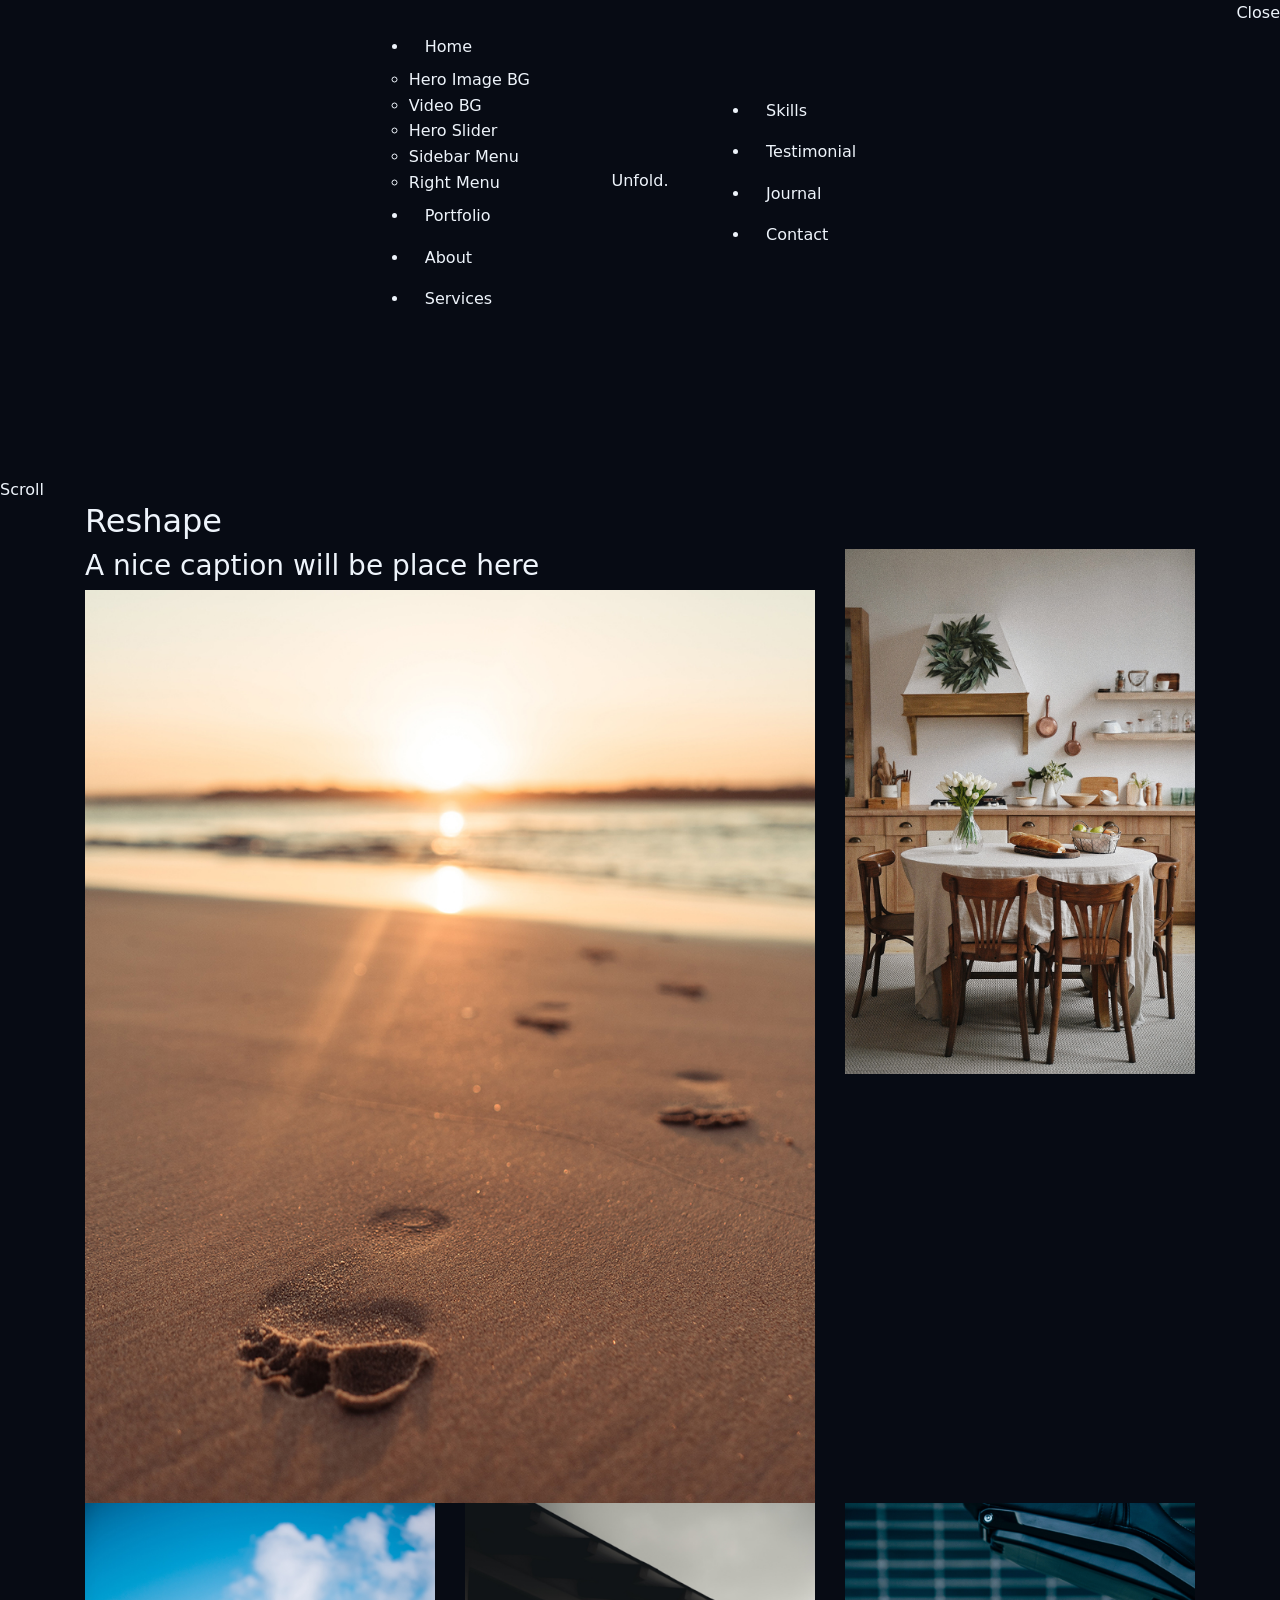
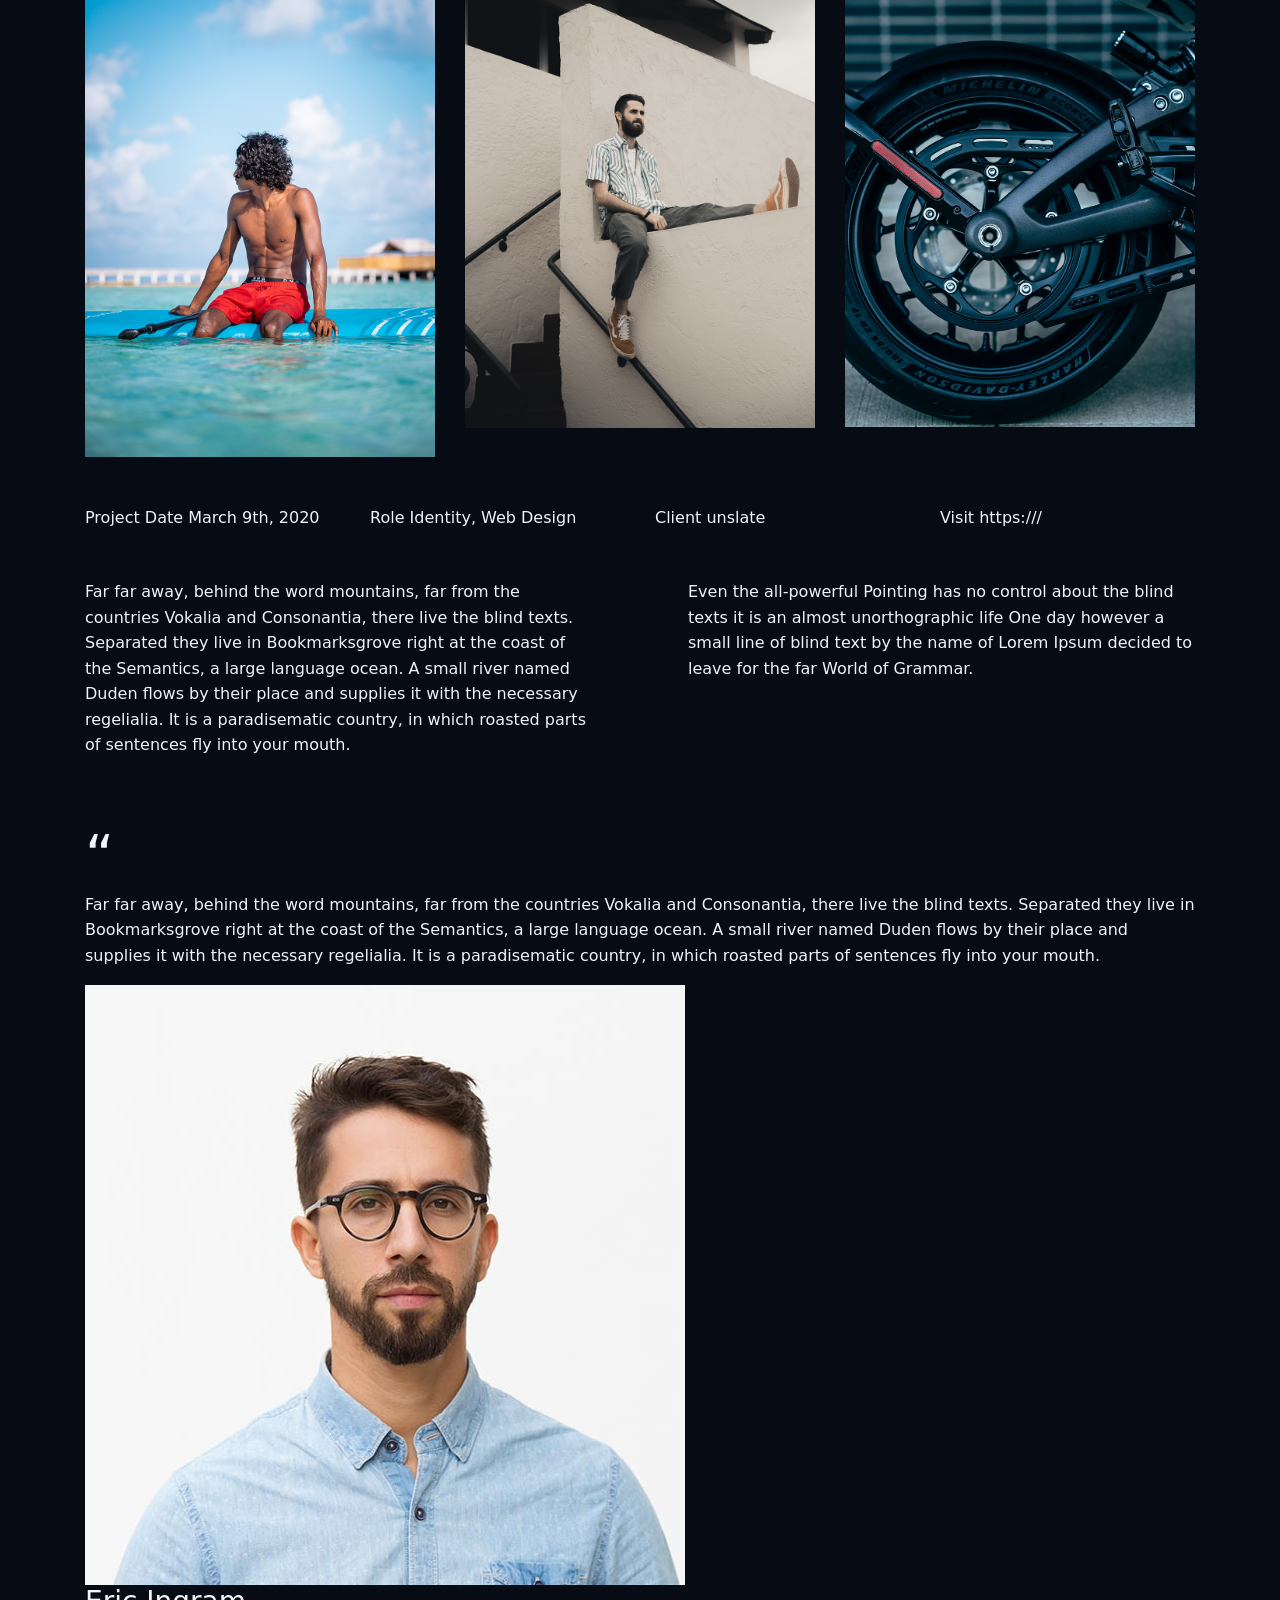
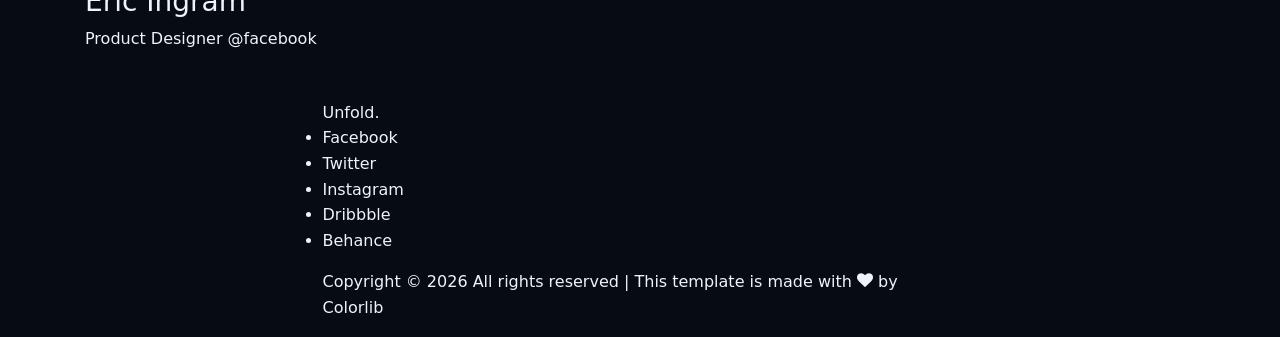
<file: portfolio-single-2.html>
<!doctype html>
<html lang="en">

<head>
  <title>Unfold &mdash; A onepage portfolio HTML template by Colorlib</title>
  <meta charset="utf-8">
  <meta name="viewport" content="width=device-width, initial-scale=1, shrink-to-fit=no">
  
  <meta name="description" content="">
  <meta name="keywords" content="html, css, javascript, jquery">
  <meta name="author" content="">

  <link rel="stylesheet" href="css/vendor/icomoon/style.css">
  <link rel="stylesheet" href="css/vendor/owl.carousel.min.css">
  <link rel="stylesheet" href="css/vendor/aos.css">
  <link rel="stylesheet" href="css/vendor/animate.min.css">
  <link rel="stylesheet" href="css/vendor/bootstrap.min.css">
  <link rel="stylesheet" href="css/vendor/jquery.fancybox.min.css">

  <!-- Theme Style -->
  <link rel="stylesheet" href="css/style.css">

</head>

<body data-spy="scroll" data-target=".site-nav-target" data-offset="200">

  <nav class="unslate_co--site-mobile-menu">
    <div class="close-wrap d-flex">
      <a href="#" class="d-flex ml-auto js-menu-toggle">
        <span class="close-label">Close</span>
        <div class="close-times">
          <span class="bar1"></span>
          <span class="bar2"></span>
        </div>
      </a>
    </div>
    <div class="site-mobile-inner"></div>
  </nav>

  <div class="unslate_co--site-wrap">

    <div class="unslate_co--site-inner">

      <nav class="unslate_co--site-nav site-nav-target">

        <div class="container">

          <div class="row align-items-center justify-content-between text-left">
            <div class="col-md-5 text-right">
              <ul class="site-nav-ul js-clone-nav text-left d-none d-lg-inline-block">
                <li class="has-children">
                  <a href="index.html#home-section" class="nav-link">Home</a>
                  <ul class="dropdown">
                    <li>
                      <a href="index.html">Hero Image BG</a>
                    </li>
                    <li>
                      <a href="index-video.html">Video BG</a>
                    </li>
                    <li>
                      <a href="index-hero-slider.html">Hero Slider</a>
                    </li>
                    <li>
                      <a href="index-sidebar-menu.html">Sidebar Menu</a>
                    </li>
                    <li>
                      <a href="index-right-menu.html">Right Menu</a>
                    </li>
                  </ul>
                </li>
                <li><a href="index.html#portfolio-section" class="nav-link">Portfolio</a></li>
                <li><a href="index.html#about-section" class="nav-link">About</a></li>
                <li><a href="index.html#services-section" class="nav-link">Services</a></li>
              </ul>
            </div>
            <div class="site-logo pos-absolute">
              <a href="index.html" class="unslate_co--site-logo">Unfold<span>.</span></a>
            </div>
            <div class="col-md-5 text-right text-lg-left">
              <ul class="site-nav-ul js-clone-nav text-left d-none d-lg-inline-block">
                <li><a href="index.html#skills-section" class="nav-link">Skills</a></li>
                <li><a href="index.html#testimonial-section" class="nav-link">Testimonial</a></li>
                <li><a href="index.html#journal-section" class="nav-link">Journal</a></li>
                <li><a href="index.html#contact-section" class="nav-link">Contact</a></li>
              </ul>

              <ul class="site-nav-ul-none-onepage text-right d-inline-block d-lg-none">
                <li><a href="#" class="js-menu-toggle">Menu</a></li>
              </ul>

            </div>
          </div>
        </div>

      </nav>
      <!-- END nav -->

      <div class="cover-v1 gradient-bottom-black jarallax">
        <div class="container">
          <div class="row align-items-center">

            <div class="col-md-10 mx-auto text-center">
              <h1 class="heading" data-aos="fade-up">Reshape</h1>
              <h2 class="subheading" data-aos="fade-up" data-aos-delay="100">Far far away, behind the word mountains, far from the countries.</h2>
            </div>

          </div>
        </div>

        <!-- dov -->
        <a href="#portfolio-single-section" class="mouse-wrap smoothscroll">
          <span class="mouse">
            <span class="scroll"></span>
          </span>
          <span class="mouse-label">Scroll</span>
        </a>

      </div>
      <!-- END .cover-v1 -->

      <div class="container">
        <div class="portfolio-single-wrap unslate_co--section" id="portfolio-single-section">
          <div class="portfolio-single-inner">
            <h2 class="heading-portfolio-single-h2">Reshape</h2>

            <div class="row gutter-v4 align-items-stretch mb-5">
              <div class="col-sm-6 col-md-6 col-lg-8 blog-post-entry">

                <a href="images/post_1.jpg" class="grid-item blog-item w-100 h-100" data-fancybox="gal" data-caption="A nice caption will be place here">
                  <div class="overlay">
                    <div class="portfolio-item-content">
                      <h3>A nice caption will be place here</h3>
                    </div>
                  </div>
                  <img src="images/post_1.jpg" class="lazyload" alt="Image" />
                </a>

              </div>
              <div class="col-sm-6 col-md-6 col-lg-4 blog-post-entry">
                <a href="images/post_2.jpg" class="grid-item blog-item w-100 h-100" data-fancybox="gal">
                  <div class="overlay"></div>
                  <img src="images/post_2.jpg" class="lazyload" alt="Image" />
                </a>
              </div>

              <div class="col-sm-6 col-md-6 col-lg-4 blog-post-entry">

                <a href="images/post_3.jpg" class="grid-item blog-item w-100 h-100" data-fancybox="gal">
                  <div class="overlay"></div>
                  <img src="images/post_3.jpg" class="lazyload" alt="Image" />
                </a>

              </div>
              <div class="col-sm-6 col-md-6 col-lg-4 blog-post-entry">
                <a href="images/post_4.jpg" class="grid-item blog-item w-100 h-100" data-fancybox="gal">
                  <div class="overlay"></div>
                  <img src="images/post_4.jpg" class="lazyload" alt="Image" />
                </a>
              </div>

              <div class="col-sm-6 col-md-6 col-lg-4 blog-post-entry">
                <a href="images/post_5.jpg" class="grid-item blog-item w-100 h-100" data-fancybox="gal">
                  <div class="overlay"></div>
                  <img src="images/post_5.jpg" class="lazyload" alt="Image" />
                </a>
              </div>

            </div>

            <div class="row justify-content-between mb-5">
              <div class="col-12 mb-5">
                <div class="row">
                  <div class="col-sm-6 col-md-6 col-lg-3">
                    <div class="detail-v1">
                      <span class="detail-label">Project Date</span>
                      <span class="detail-val">March 9th, 2020</span>
                    </div>
                  </div>
                  <div class="col-sm-6 col-md-6 col-lg-3">
                    <div class="detail-v1">
                      <span class="detail-label">Role</span>
                      <span class="detail-val"><a href="#">Identity</a>, <a href="#">Web Design</a></span>
                    </div>
                  </div>
                  <div class="col-sm-6 col-md-6 col-lg-3">
                    <div class="detail-v1">
                      <span class="detail-label">Client</span>
                      <span class="detail-val">unslate</span>
                    </div>
                  </div>
                  <div class="col-sm-6 col-md-6 col-lg-3">
                    <div class="detail-v1">
                      <span class="detail-label">Visit</span>
                      <span class="detail-val"><a href="#">https:///</a></span>
                    </div>
                  </div>
                </div>
              </div>
              <div class="col-md-6 pr-md-5">
                <p>Far far away, behind the word mountains, far from the countries Vokalia and Consonantia, there live the blind texts. Separated they live in Bookmarksgrove right at the coast of the Semantics, a large language ocean. A small river named Duden flows by their place and supplies it with the necessary regelialia. It is a paradisematic country, in which roasted parts of sentences fly into your mouth.</p>
              </div>
              <div class="col-md-6 pl-md-5">
                <p>Even the all-powerful Pointing has no control about the blind texts it is an almost unorthographic life One day however a small line of blind text by the name of Lorem Ipsum decided to leave for the far World of Grammar.</p>
              </div>
            </div>

            <div class="row justify-content-center mb-5">
              <div class="col-md-12">
                <div class="testimonial-v1">
                  <div class="testimonial-inner-bg">
                    <span class="quote">&ldquo;</span>
                    <blockquote>
                      Far far away, behind the word mountains, far from the countries Vokalia and Consonantia, there live the blind texts. Separated they live in Bookmarksgrove right at the coast of the Semantics, a large language ocean. A small river named Duden flows by their place and supplies it with the necessary regelialia. It is a paradisematic country, in which roasted parts of sentences fly into your mouth.
                    </blockquote>
                  </div>

                  <div class="testimonial-author-info">
                    <img src="images/person_man_1.jpg" alt="Image">
                    <h3>Eric Ingram</h3>
                    <span class="d-block position">Product Designer @facebook</span>
                  </div>

                </div>
              </div>
            </div>

          
          </div>
        </div>
      </div>
    </div> 

    <footer class="unslate_co--footer unslate_co--section">
      <div class="container">
        <div class="row justify-content-center">
          <div class="col-md-7">

            <div class="footer-site-logo"><a href="#">Unfold<span>.</span></a></div>

            <ul class="footer-site-social">
              <li><a href="#">Facebook</a></li>
              <li><a href="#">Twitter</a></li>
              <li><a href="#">Instagram</a></li>
              <li><a href="#">Dribbble</a></li>
              <li><a href="#">Behance</a></li>
            </ul>

            <p class="site-copyright">
                
                <!-- Link back to Colorlib can't be removed. Template is licensed under CC BY 3.0. -->
                Copyright &copy;
                <script>
                  document.write(new Date().getFullYear());
                </script> All rights reserved | This template is made with <i class="icon-heart"
                  aria-hidden="true"></i> by <a href="https://colorlib.com" target="_blank">Colorlib</a>
                <!-- Link back to Colorlib can't be removed. Template is licensed under CC BY 3.0. -->
              
              </p>

          </div>
        </div>
      </div>
    </footer>

  </div>

  <!-- Loader -->
  <div id="unslate_co--overlayer"></div>
  <div class="site-loader-wrap">
    <div class="site-loader"></div>
  </div>

  <script src="js/scripts-dist.js"></script>
  <script src="js/main.js"></script>

</body>

</html>
</file>
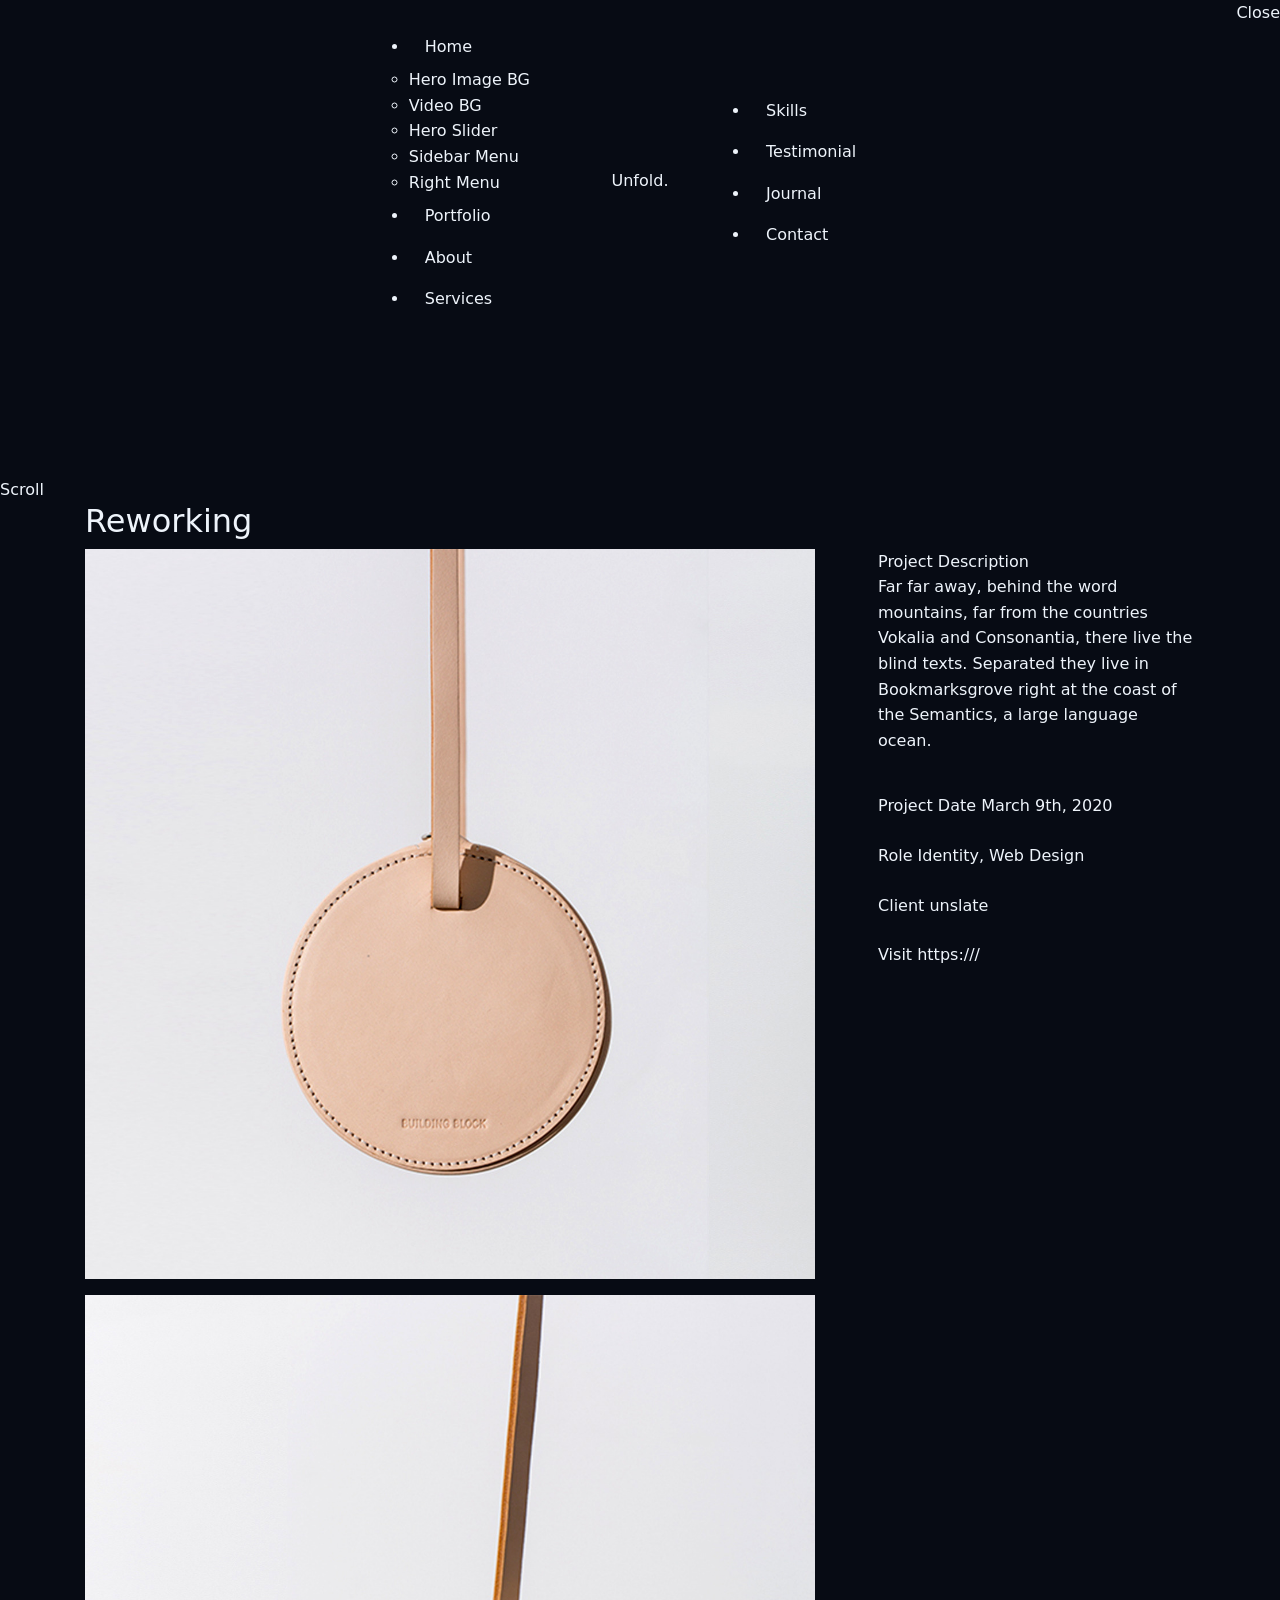
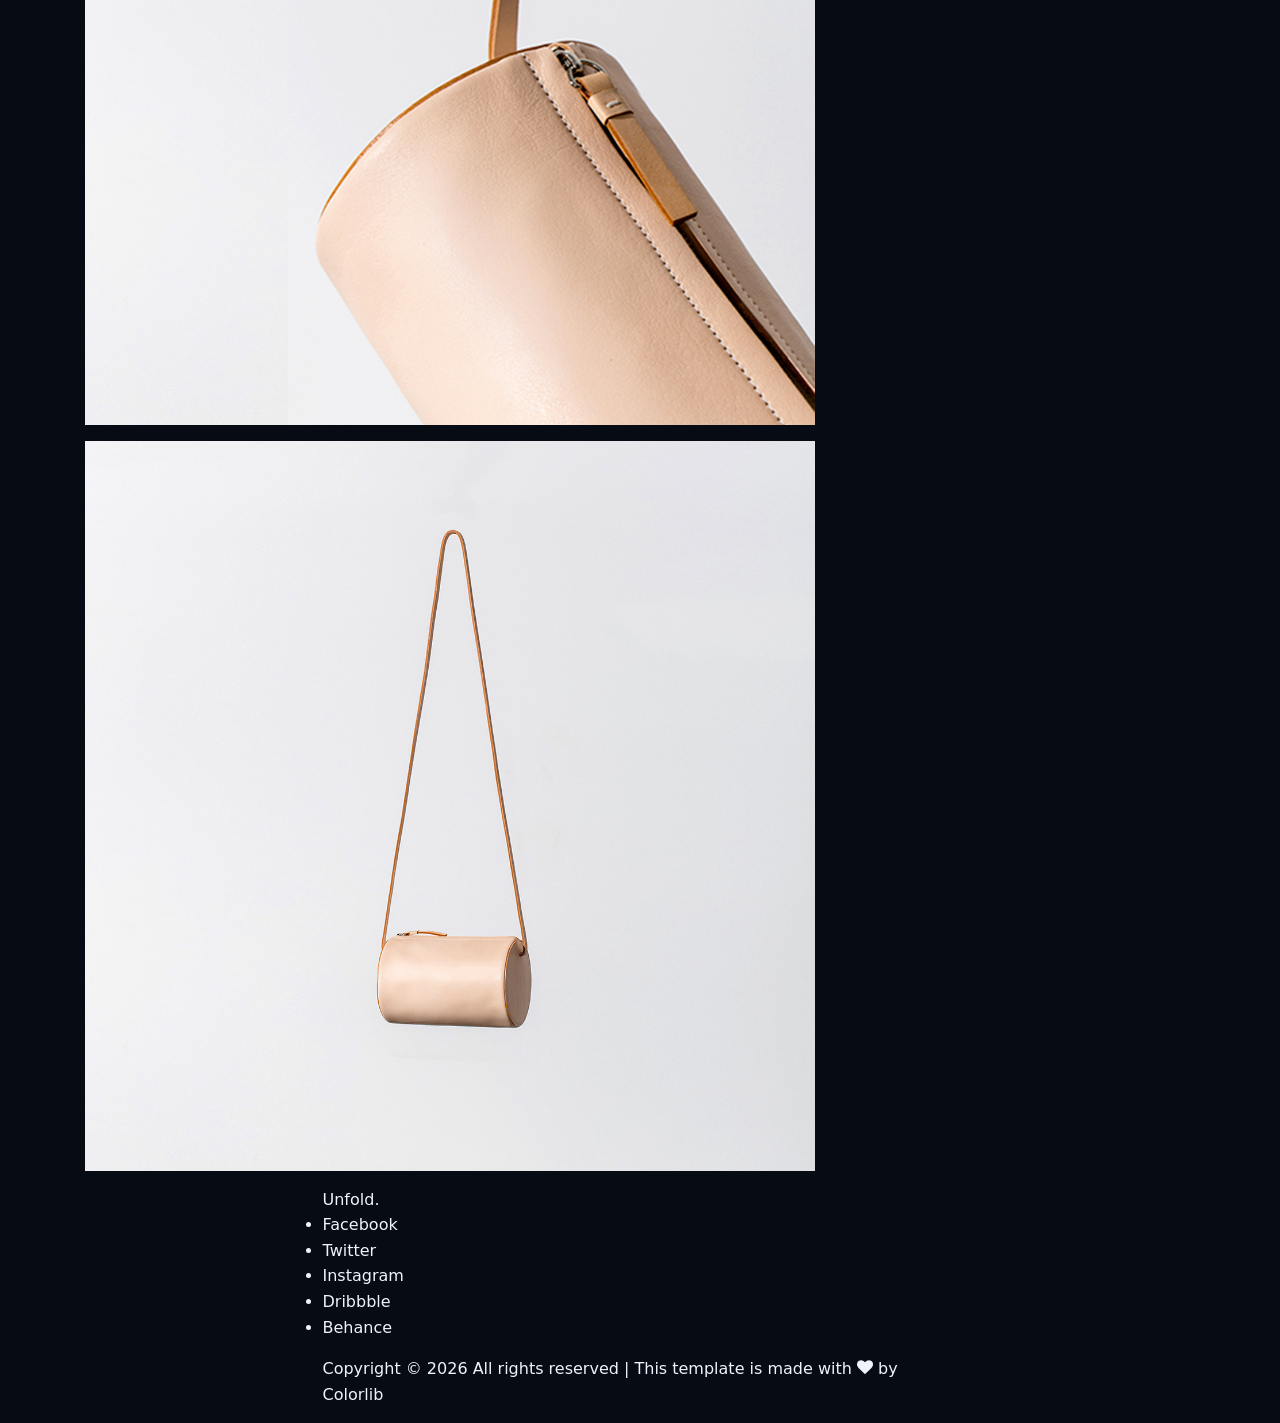
<file: portfolio-single-3.html>
<!doctype html>
<html lang="en">

<head>
  <title>Unfold &mdash; A onepage portfolio HTML template by Colorlib</title>
  <meta charset="utf-8">
  <meta name="viewport" content="width=device-width, initial-scale=1, shrink-to-fit=no">
  
  <meta name="description" content="">
  <meta name="keywords" content="html, css, javascript, jquery">
  <meta name="author" content="">

  <link rel="stylesheet" href="css/vendor/icomoon/style.css">
  <link rel="stylesheet" href="css/vendor/owl.carousel.min.css">
  <link rel="stylesheet" href="css/vendor/aos.css">
  <link rel="stylesheet" href="css/vendor/animate.min.css">
  <link rel="stylesheet" href="css/vendor/bootstrap.min.css">
  <link rel="stylesheet" href="css/vendor/jquery.fancybox.min.css">

  <!-- Theme Style -->
  <link rel="stylesheet" href="css/style.css">

</head>

<body data-spy="scroll" data-target=".site-nav-target" data-offset="200">

  <nav class="unslate_co--site-mobile-menu">
    <div class="close-wrap d-flex">
      <a href="#" class="d-flex ml-auto js-menu-toggle">
        <span class="close-label">Close</span>
        <div class="close-times">
          <span class="bar1"></span>
          <span class="bar2"></span>
        </div>
      </a>
    </div>
    <div class="site-mobile-inner"></div>
  </nav>

  <div class="unslate_co--site-wrap">

    <div class="unslate_co--site-inner">

      <nav class="unslate_co--site-nav site-nav-target">

        <div class="container">

          <div class="row align-items-center justify-content-between text-left">
            <div class="col-md-5 text-right">
              <ul class="site-nav-ul js-clone-nav text-left d-none d-lg-inline-block">
                <li class="has-children">
                  <a href="index.html#home-section" class="nav-link">Home</a>
                  <ul class="dropdown">
                    <li>
                      <a href="index.html">Hero Image BG</a>
                    </li>
                    <li>
                      <a href="index-video.html">Video BG</a>
                    </li>
                    <li>
                      <a href="index-hero-slider.html">Hero Slider</a>
                    </li>
                    <li>
                      <a href="index-sidebar-menu.html">Sidebar Menu</a>
                    </li>
                    <li>
                      <a href="index-right-menu.html">Right Menu</a>
                    </li>
                  </ul>
                </li>
                <li><a href="index.html#portfolio-section" class="nav-link">Portfolio</a></li>
                <li><a href="index.html#about-section" class="nav-link">About</a></li>
                <li><a href="index.html#services-section" class="nav-link">Services</a></li>
              </ul>
            </div>
            <div class="site-logo pos-absolute">
              <a href="index.html" class="unslate_co--site-logo">Unfold<span>.</span></a>
            </div>
            <div class="col-md-5 text-right text-lg-left">
              <ul class="site-nav-ul js-clone-nav text-left d-none d-lg-inline-block">
                <li><a href="index.html#skills-section" class="nav-link">Skills</a></li>
                <li><a href="index.html#testimonial-section" class="nav-link">Testimonial</a></li>
                <li><a href="index.html#journal-section" class="nav-link">Journal</a></li>
                <li><a href="index.html#contact-section" class="nav-link">Contact</a></li>
              </ul>

              <ul class="site-nav-ul-none-onepage text-right d-inline-block d-lg-none">
                <li><a href="#" class="js-menu-toggle">Menu</a></li>
              </ul>

            </div>
          </div>
        </div>

      </nav>
      <!-- END nav -->

      <div class="cover-v1 gradient-bottom-black jarallax">
        <div class="container">
          <div class="row align-items-center">

            <div class="col-md-10 mx-auto text-center">
              <h1 class="heading" data-aos="fade-up">Reworking</h1>
              <h2 class="subheading" data-aos="fade-up" data-aos-delay="100">Far far away, behind the word mountains, far from the countries.</h2>
            </div>

          </div>
        </div>

        <!-- dov -->
        <a href="#portfolio-single-section" class="mouse-wrap smoothscroll">
          <span class="mouse">
            <span class="scroll"></span>
          </span>
          <span class="mouse-label">Scroll</span>
        </a>

      </div>
      <!-- END .cover-v1 -->

      <div class="container">
        <div class="portfolio-single-wrap unslate_co--section" id="portfolio-single-section">
          <div class="portfolio-single-inner">

            <h2 class="heading-portfolio-single-h2">Reworking</h2>

            <div class="row justify-content-between align-items-stretch">

              <div class="col-lg-8">
                <p><a href="images/work_2_full.jpg" data-fancybox="gal"><img src="images/work_2_full.jpg" alt="Image" class="img-fluid"></a></p>
                <p><a href="images/work_2_a_full.jpg" data-fancybox="gal"><img src="images/work_2_a_full.jpg" alt="Image" class="img-fluid"></a></p>
                <p><a href="images/work_2_b_full.jpg" data-fancybox="gal"><img src="images/work_2_b_full.jpg" alt="Image" class="img-fluid"></a></p>
              </div>
              <div class="col-lg-4 pl-lg-5">
                <div class="unslate_co--sticky">
                  <div class="row">
                    <div class="col-md-12 mb-4">
                      <div class="detail-v1">
                        <span class="detail-label">Project Description</span>
                        <p>Far far away, behind the word mountains, far from the countries Vokalia and Consonantia, there live the blind texts. Separated they live in Bookmarksgrove right at the coast of the Semantics, a large language ocean.</p>
                      </div>
                    </div>

                    <div class="col-md-12 mb-4">
                      <div class="detail-v1">
                        <span class="detail-label">Project Date</span>
                        <span class="detail-val">March 9th, 2020</span>
                      </div>
                    </div>
                    <div class="col-md-12 mb-4">
                      <div class="detail-v1">
                        <span class="detail-label">Role</span>
                        <span class="detail-val"><a href="#">Identity</a>, <a href="#">Web Design</a></span>
                      </div>
                    </div>
                    <div class="col-md-12 mb-4">
                      <div class="detail-v1">
                        <span class="detail-label">Client</span>
                        <span class="detail-val">unslate</span>
                      </div>
                    </div>
                    <div class="col-md-12 mb-4">
                      <div class="detail-v1">
                        <span class="detail-label">Visit</span>
                        <span class="detail-val"><a href="#">https:///</a></span>
                      </div>
                    </div>
                  </div>
                </div> 
              </div>

            </div>

          </div>
        </div>
      </div>
    </div>

    <footer class="unslate_co--footer unslate_co--section">
      <div class="container">
        <div class="row justify-content-center">
          <div class="col-md-7">

            <div class="footer-site-logo"><a href="#">Unfold<span>.</span></a></div>

            <ul class="footer-site-social">
              <li><a href="#">Facebook</a></li>
              <li><a href="#">Twitter</a></li>
              <li><a href="#">Instagram</a></li>
              <li><a href="#">Dribbble</a></li>
              <li><a href="#">Behance</a></li>
            </ul>

            <p class="site-copyright">
                
                <!-- Link back to Colorlib can't be removed. Template is licensed under CC BY 3.0. -->
                Copyright &copy;
                <script>
                  document.write(new Date().getFullYear());
                </script> All rights reserved | This template is made with <i class="icon-heart"
                  aria-hidden="true"></i> by <a href="https://colorlib.com" target="_blank">Colorlib</a>
                <!-- Link back to Colorlib can't be removed. Template is licensed under CC BY 3.0. -->
              
              </p>

          </div>
        </div>
      </div>
    </footer>

  </div>

  <!-- Loader -->
  <div id="unslate_co--overlayer"></div>
  <div class="site-loader-wrap">
    <div class="site-loader"></div>
  </div>

  <script src="js/scripts-dist.js"></script>
  <script src="js/main.js"></script>


</body>

</html>
</file>
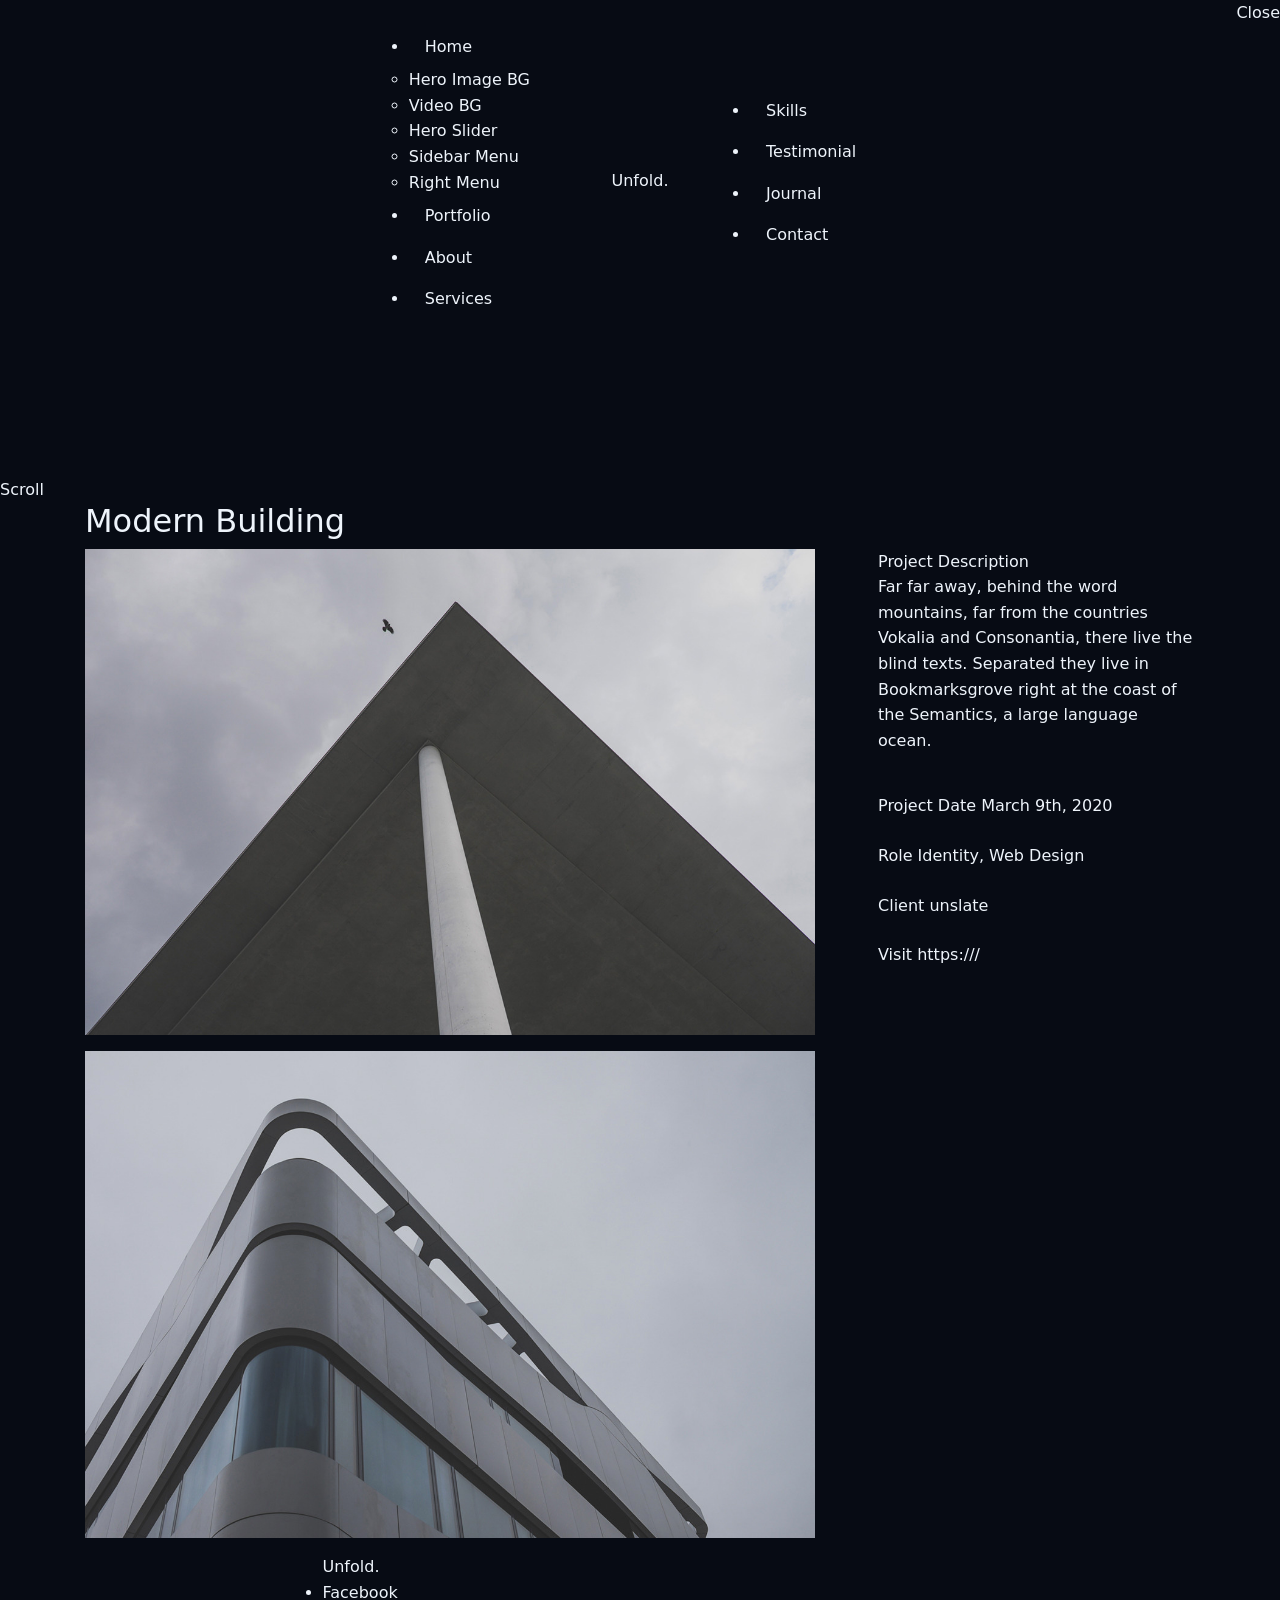
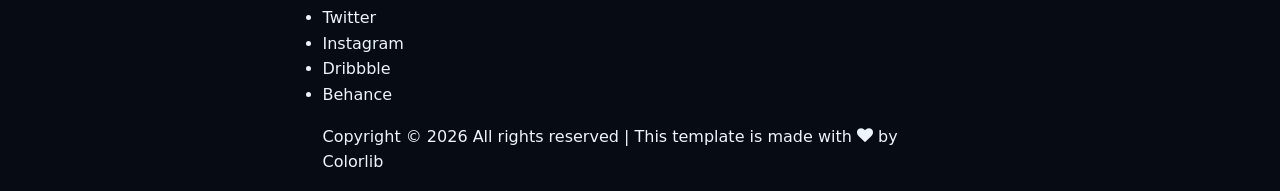
<file: portfolio-single-4.html>
<!doctype html>
<html lang="en">

<head>
  <title>Unfold &mdash; A onepage portfolio HTML template by Colorlib</title>
  <meta charset="utf-8">
  <meta name="viewport" content="width=device-width, initial-scale=1, shrink-to-fit=no">
  
  <meta name="description" content="">
  <meta name="keywords" content="html, css, javascript, jquery">
  <meta name="author" content="">

  <link rel="stylesheet" href="css/vendor/icomoon/style.css">
  <link rel="stylesheet" href="css/vendor/owl.carousel.min.css">
  <link rel="stylesheet" href="css/vendor/aos.css">
  <link rel="stylesheet" href="css/vendor/animate.min.css">
  <link rel="stylesheet" href="css/vendor/bootstrap.min.css">
  <link rel="stylesheet" href="css/vendor/jquery.fancybox.min.css">

  <!-- Theme Style -->
  <link rel="stylesheet" href="css/style.css">

</head>

<body data-spy="scroll" data-target=".site-nav-target" data-offset="200">

  <nav class="unslate_co--site-mobile-menu">
    <div class="close-wrap d-flex">
      <a href="#" class="d-flex ml-auto js-menu-toggle">
        <span class="close-label">Close</span>
        <div class="close-times">
          <span class="bar1"></span>
          <span class="bar2"></span>
        </div>
      </a>
    </div>
    <div class="site-mobile-inner"></div>
  </nav>

  <div class="unslate_co--site-wrap">

    <div class="unslate_co--site-inner">

      <nav class="unslate_co--site-nav site-nav-target">

        <div class="container">

          <div class="row align-items-center justify-content-between text-left">
            <div class="col-md-5 text-right">
              <ul class="site-nav-ul js-clone-nav text-left d-none d-lg-inline-block">
                <li class="has-children">
                  <a href="index.html#home-section" class="nav-link">Home</a>
                  <ul class="dropdown">
                    <li>
                      <a href="index.html">Hero Image BG</a>
                    </li>
                    <li>
                      <a href="index-video.html">Video BG</a>
                    </li>
                    <li>
                      <a href="index-hero-slider.html">Hero Slider</a>
                    </li>
                    <li>
                      <a href="index-sidebar-menu.html">Sidebar Menu</a>
                    </li>
                    <li>
                      <a href="index-right-menu.html">Right Menu</a>
                    </li>
                  </ul>
                </li>
                <li><a href="index.html#portfolio-section" class="nav-link">Portfolio</a></li>
                <li><a href="index.html#about-section" class="nav-link">About</a></li>
                <li><a href="index.html#services-section" class="nav-link">Services</a></li>
              </ul>
            </div>
            <div class="site-logo pos-absolute">
              <a href="index.html" class="unslate_co--site-logo">Unfold<span>.</span></a>
            </div>
            <div class="col-md-5 text-right text-lg-left">
              <ul class="site-nav-ul js-clone-nav text-left d-none d-lg-inline-block">
                <li><a href="index.html#skills-section" class="nav-link">Skills</a></li>
                <li><a href="index.html#testimonial-section" class="nav-link">Testimonial</a></li>
                <li><a href="index.html#journal-section" class="nav-link">Journal</a></li>
                <li><a href="index.html#contact-section" class="nav-link">Contact</a></li>
              </ul>

              <ul class="site-nav-ul-none-onepage text-right d-inline-block d-lg-none">
                <li><a href="#" class="js-menu-toggle">Menu</a></li>
              </ul>

            </div>
          </div>
        </div>

      </nav>
      <!-- END nav -->

      <div class="cover-v1 gradient-bottom-black jarallax">
        <div class="container">
          <div class="row align-items-center">

            <div class="col-md-10 mx-auto text-center">
              <h1 class="heading" data-aos="fade-up">Modern Building</h1>
              <h2 class="subheading" data-aos="fade-up" data-aos-delay="100">Far far away, behind the word mountains, far from the countries.</h2>
            </div>

          </div>
        </div>

        <!-- dov -->
        <a href="#portfolio-single-section" class="mouse-wrap smoothscroll">
          <span class="mouse">
            <span class="scroll"></span>
          </span>
          <span class="mouse-label">Scroll</span>
        </a>

      </div>
      <!-- END .cover-v1 -->

      <div class="container">
        <div class="portfolio-single-wrap unslate_co--section" id="portfolio-single-section">
          <div class="portfolio-single-inner">

            <h2 class="heading-portfolio-single-h2">Modern Building</h2>

            <div class="row justify-content-between align-items-stretch">

              <div class="col-lg-8">
                <p><a href="images/work_3_a_full.jpg" data-fancybox="gal"><img src="images/work_3_a_full.jpg" alt="Image" class="img-fluid"></a></p>
                <p><a href="images/work_3_full.jpg" data-fancybox="gal"><img src="images/work_3_full.jpg" alt="Image" class="img-fluid"></a></p>
              </div>
              <div class="col-lg-4 pl-lg-5">
                <div class="unslate_co--sticky">
                  <div class="row">
                    <div class="col-md-12 mb-4">
                      <div class="detail-v1">
                        <span class="detail-label">Project Description</span>
                        <p>Far far away, behind the word mountains, far from the countries Vokalia and Consonantia, there live the blind texts. Separated they live in Bookmarksgrove right at the coast of the Semantics, a large language ocean.</p>
                      </div>
                    </div>

                    <div class="col-md-12 mb-4">
                      <div class="detail-v1">
                        <span class="detail-label">Project Date</span>
                        <span class="detail-val">March 9th, 2020</span>
                      </div>
                    </div>
                    <div class="col-md-12 mb-4">
                      <div class="detail-v1">
                        <span class="detail-label">Role</span>
                        <span class="detail-val"><a href="#">Identity</a>, <a href="#">Web Design</a></span>
                      </div>
                    </div>
                    <div class="col-md-12 mb-4">
                      <div class="detail-v1">
                        <span class="detail-label">Client</span>
                        <span class="detail-val">unslate</span>
                      </div>
                    </div>
                    <div class="col-md-12 mb-4">
                      <div class="detail-v1">
                        <span class="detail-label">Visit</span>
                        <span class="detail-val"><a href="#">https:///</a></span>
                      </div>
                    </div>
                  </div>
                </div> 
              </div>

            </div>

          </div>
        </div>
      </div>
    </div> 

    <footer class="unslate_co--footer unslate_co--section">
      <div class="container">
        <div class="row justify-content-center">
          <div class="col-md-7">

            <div class="footer-site-logo"><a href="#">Unfold<span>.</span></a></div>

            <ul class="footer-site-social">
              <li><a href="#">Facebook</a></li>
              <li><a href="#">Twitter</a></li>
              <li><a href="#">Instagram</a></li>
              <li><a href="#">Dribbble</a></li>
              <li><a href="#">Behance</a></li>
            </ul>

            <p class="site-copyright">
                
                <!-- Link back to Colorlib can't be removed. Template is licensed under CC BY 3.0. -->
                Copyright &copy;
                <script>
                  document.write(new Date().getFullYear());
                </script> All rights reserved | This template is made with <i class="icon-heart"
                  aria-hidden="true"></i> by <a href="https://colorlib.com" target="_blank">Colorlib</a>
                <!-- Link back to Colorlib can't be removed. Template is licensed under CC BY 3.0. -->
              
              </p>

          </div>
        </div>
      </div>
    </footer>

  </div>

  <!-- Loader -->
  <div id="unslate_co--overlayer"></div>
  <div class="site-loader-wrap">
    <div class="site-loader"></div>
  </div>

  <script src="js/scripts-dist.js"></script>
  <script src="js/main.js"></script>

  
</body>

</html>
</file>
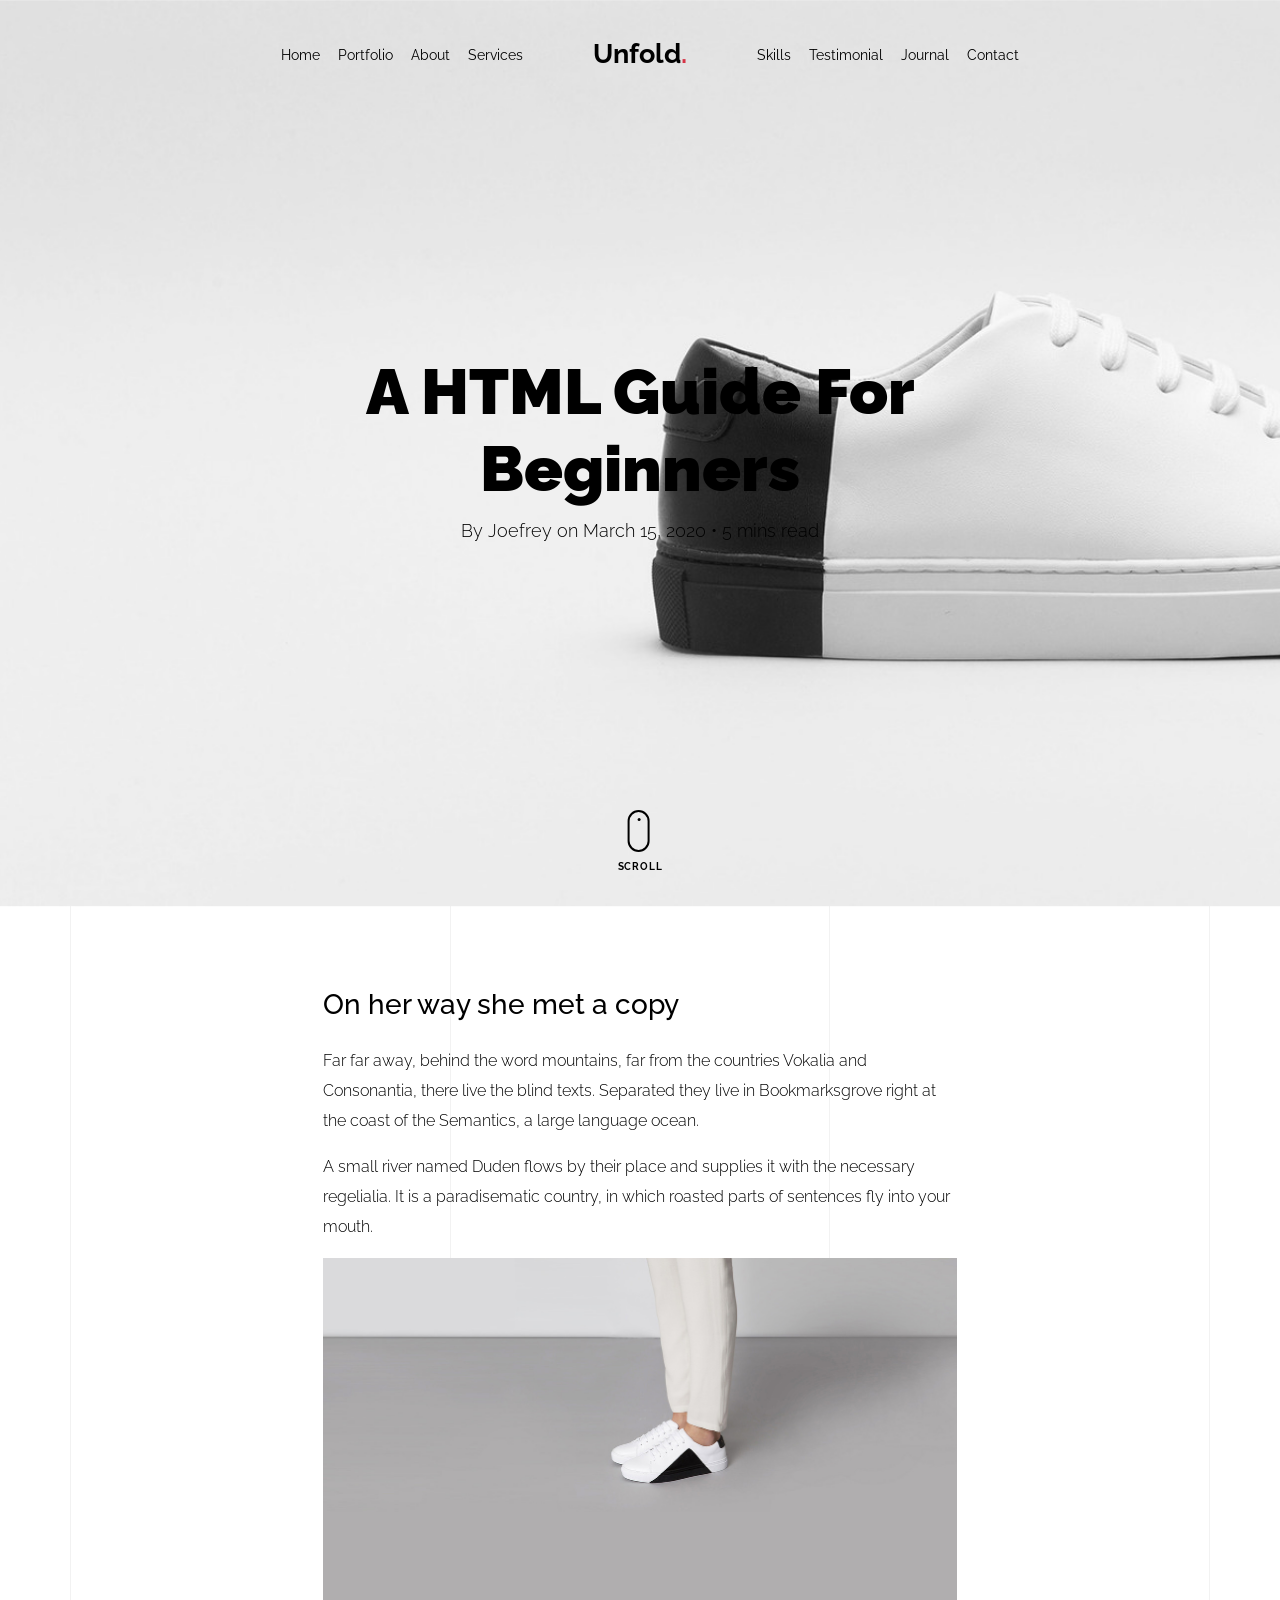
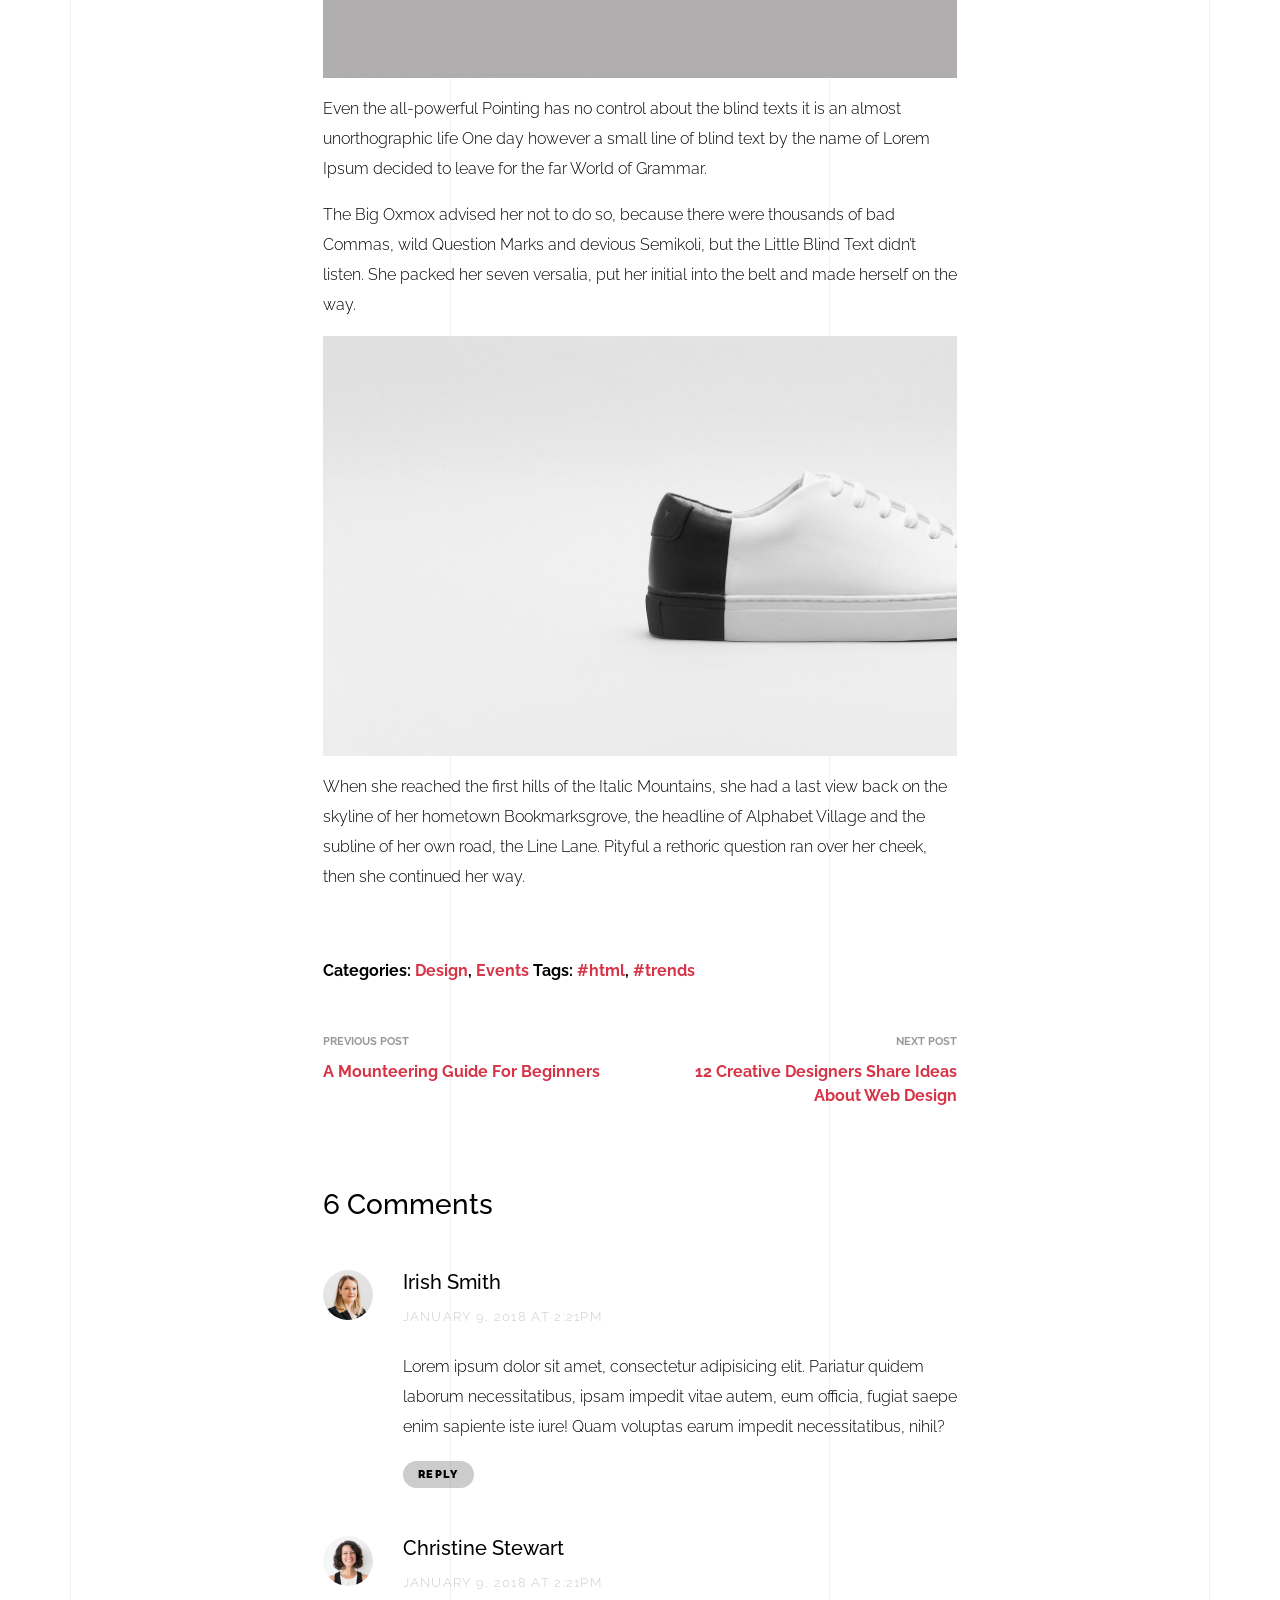
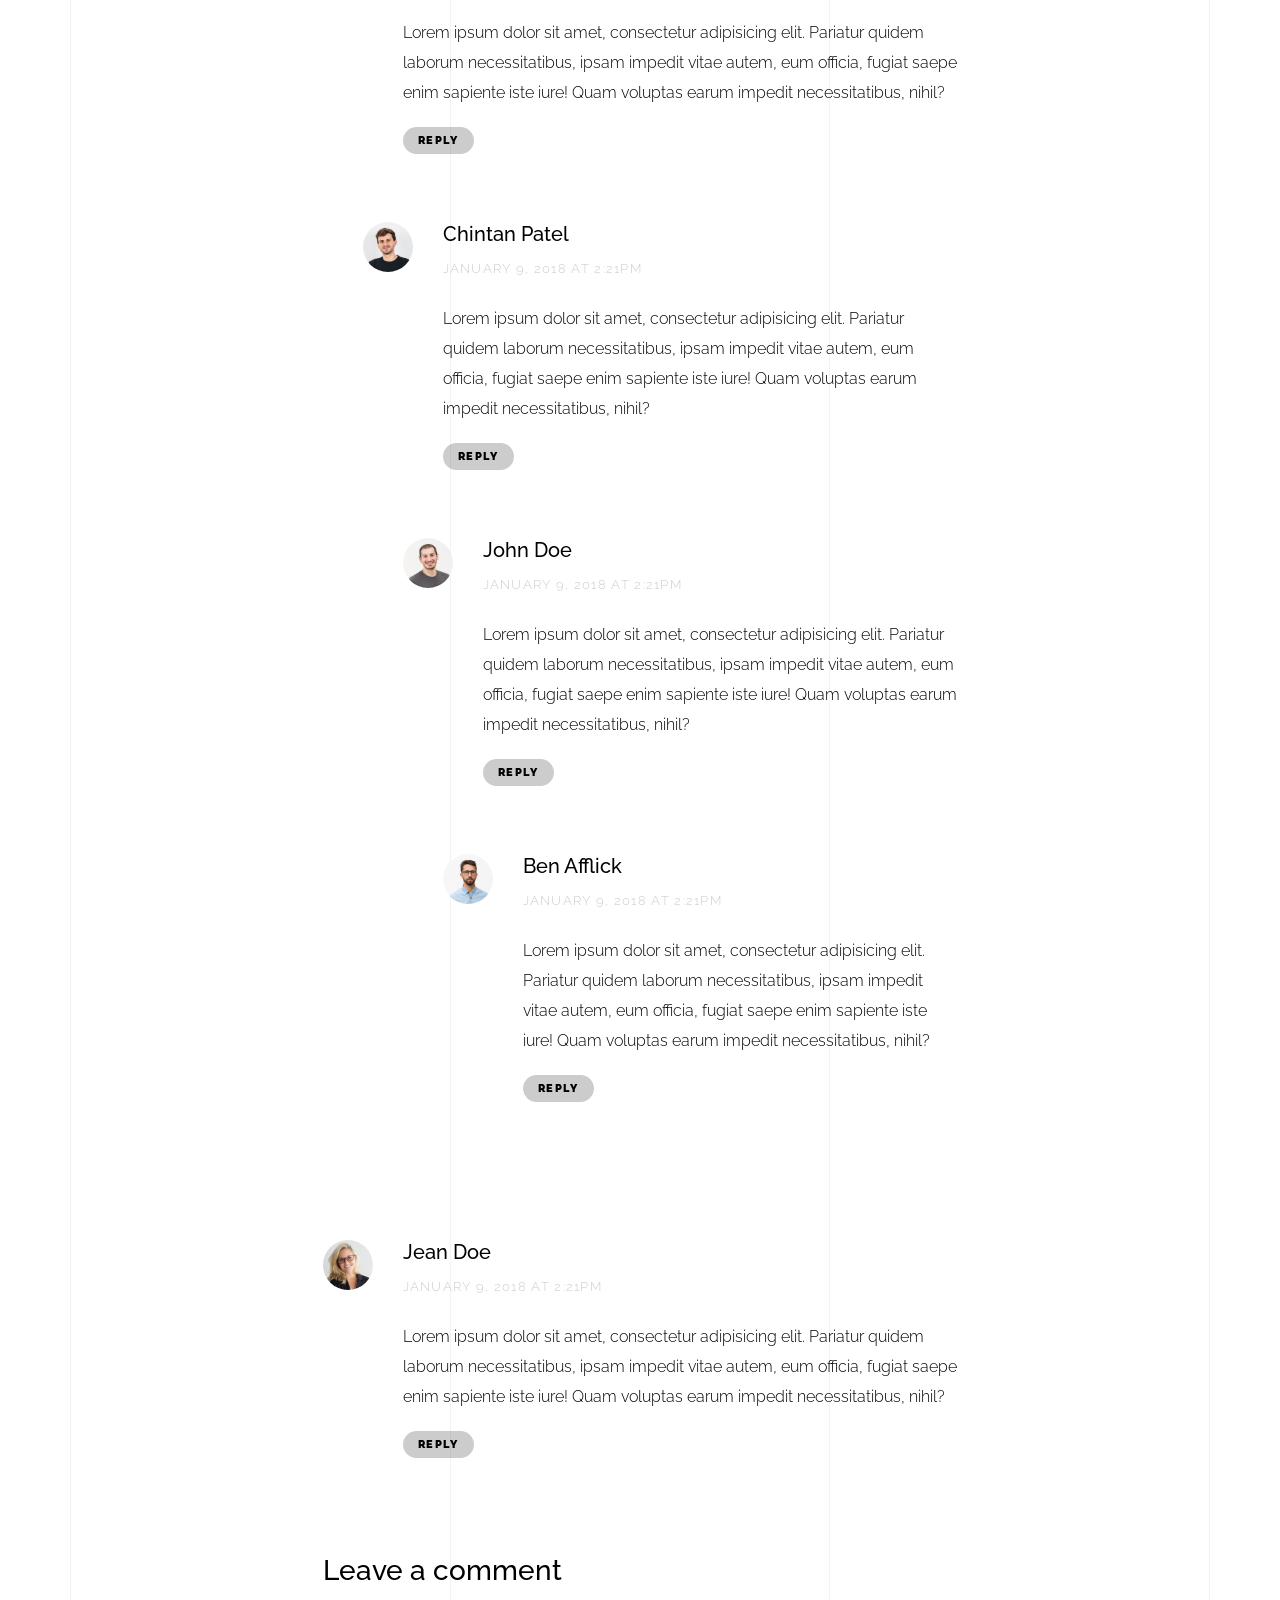
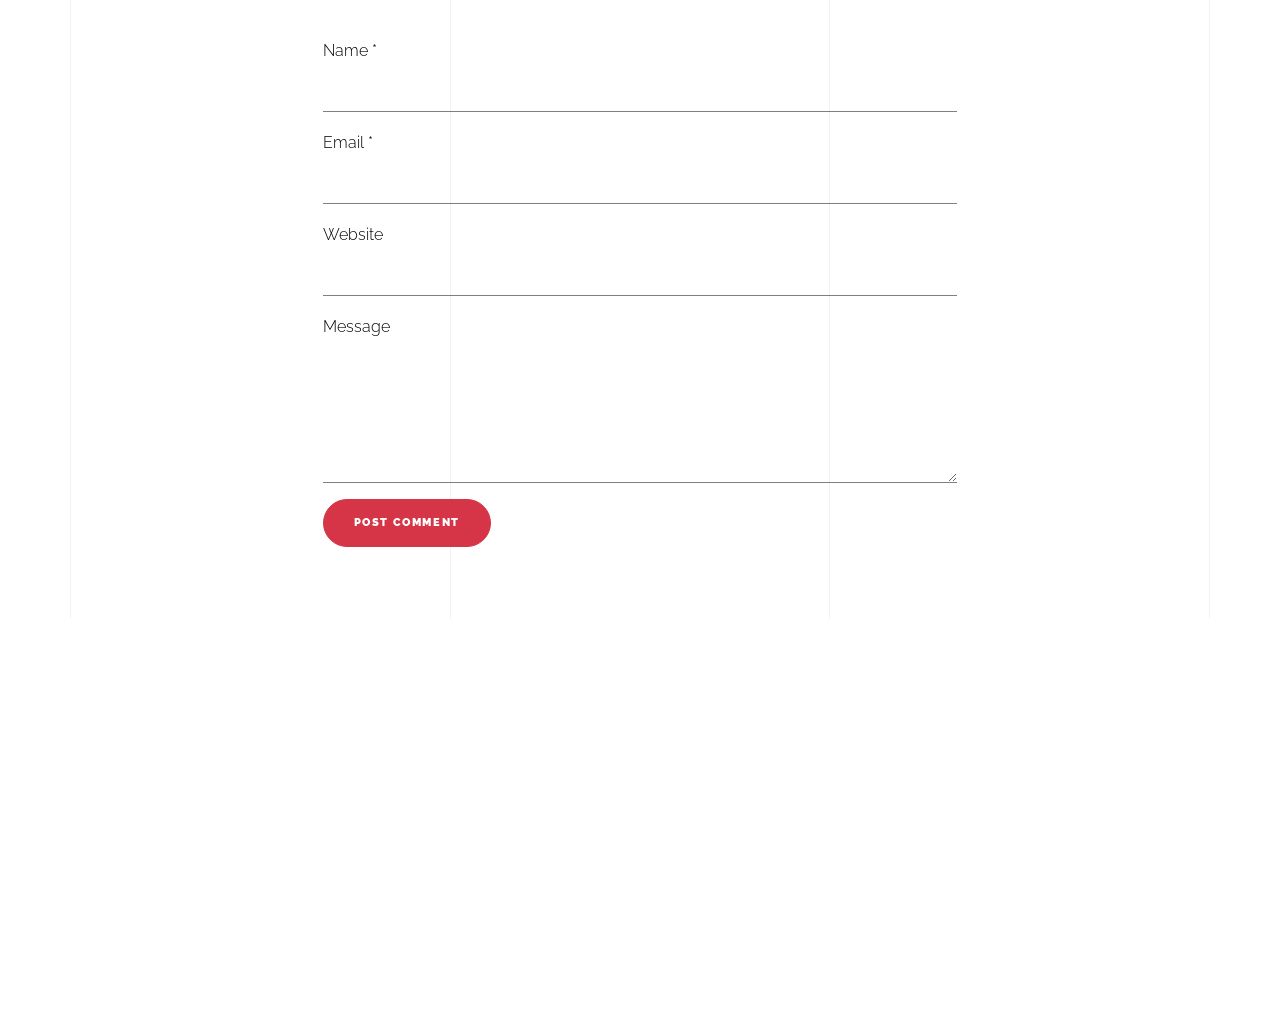
<file: light/blog-single.html>
<!doctype html>
<html lang="en">
  <head>
    <title>Unfold &mdash; A onepage portfolio HTML template by Unslate.co</title>
    <meta charset="utf-8">
    <meta name="viewport" content="width=device-width, initial-scale=1, shrink-to-fit=no">

    <meta name="description" content="A onepage portfolio HTML template by Unslate.co">
    <meta name="keywords" content="html, css, javascript, jquery">
    <meta name="author" content="Unslate.co">

    <link rel="stylesheet" href="css/vendor/icomoon/style.css">
    <link rel="stylesheet" href="css/vendor/owl.carousel.min.css">
    <link rel="stylesheet" href="css/vendor/aos.css">
    <link rel="stylesheet" href="css/vendor/animate.min.css">
    <link rel="stylesheet" href="css/vendor/bootstrap.min.css">
    <link rel="stylesheet" href="css/vendor/jquery.fancybox.min.css">
    

    <!-- Theme Style -->
    <link rel="stylesheet" href="css/style.css">

  </head>
  <body data-spy="scroll" data-target=".site-nav-target" data-offset="200">

    <nav class="unslate_co--site-mobile-menu">
      <div class="close-wrap d-flex">
        <a href="#" class="d-flex ml-auto js-menu-toggle">
          <span class="close-label">Close</span>
          <div class="close-times">
            <span class="bar1"></span>
            <span class="bar2"></span>
          </div>
        </a>
      </div>
      <div class="site-mobile-inner"></div>
    </nav>


    <div class="unslate_co--site-wrap">

      <div class="unslate_co--site-inner">

        <div class="lines-wrap">
          <div class="lines-inner">
            <div class="lines"></div>
          </div>
        </div>
        <!-- END lines -->
      
      <nav class="unslate_co--site-nav dark site-nav-target">

        <div class="container">
        
          <div class="row align-items-center justify-content-between text-left">
            <div class="col-md-5 text-right">
              <ul class="site-nav-ul js-clone-nav text-left d-none d-lg-inline-block">
                <li class="has-children">
                  <a href="index.html#home-section" class="nav-link">Home</a>
                  <ul class="dropdown">
                    <li>
                      <a href="index.html">Hero Image BG</a>
                    </li>
                    <li>
                      <a href="index-video.html">Video BG</a>
                    </li>
                    <li>
                      <a href="index-hero-slider.html">Hero Slider</a>
                    </li>
                    <li>
                      <a href="index-sidebar-menu.html">Sidebar Menu</a>
                    </li>
                    <li>
                      <a href="index-right-menu.html">Right Menu</a>
                    </li>
                  </ul>
                </li>
                <li><a href="index.html#portfolio-section" class="nav-link">Portfolio</a></li>
                <li><a href="index.html#about-section" class="nav-link">About</a></li>
                <li><a href="index.html#services-section" class="nav-link">Services</a></li>
              </ul>
            </div>
            <div class="site-logo pos-absolute">
              <a href="index.html" class="unslate_co--site-logo">Unfold<span>.</span></a>
            </div>
            <div class="col-md-5 text-right text-lg-left">
              <ul class="site-nav-ul js-clone-nav text-left d-none d-lg-inline-block">
                <li><a href="index.html#skills-section" class="nav-link">Skills</a></li>
                <li><a href="index.html#testimonial-section" class="nav-link">Testimonial</a></li>
                <li><a href="index.html#journal-section" class="nav-link active">Journal</a></li>
                <li><a href="index.html#contact-section" class="nav-link">Contact</a></li>
              </ul>

              <ul class="site-nav-ul-none-onepage text-right d-inline-block d-lg-none">
                <li><a href="#" class="js-menu-toggle">Menu</a></li>
              </ul>

            </div>
          </div>
        </div>

      </nav>
      <!-- END nav -->

      <div class="cover-v1 jarallax" style="background-image: url('images/work_1_full.jpg');">
        <div class="container">
          <div class="row align-items-center">
              
            <div class="col-md-8 mx-auto text-center">
              <h1 class="blog-heading" data-aos="fade-up" data-aos-delay="0">A HTML Guide For Beginners</h1>
              <div class="post-meta" data-aos="fade-up" data-aos-delay="100">By Joefrey on March 15, 2020 &bullet; 5 mins read</div>
            </div>

          </div>
        </div>


        <!-- dov -->
        <a href="#blog-single-section" class="mouse-wrap dark smoothscroll">
          <span class="mouse">
            <span class="scroll"></span>
          </span>
          <span class="mouse-label">Scroll</span>
        </a>

      </div>
      <!-- END .cover-v1 -->

      <div class="unslate_co--section" id="blog-single-section">
        <div class="container">
          <div class="row justify-content-center">
            <div class="col-md-7">
              <h3 class="mb-4">On her way she met a copy</h3>
              <p>Far far away, behind the word mountains, far from the countries Vokalia and Consonantia, there live the blind texts. Separated they live in Bookmarksgrove right at the coast of the Semantics, a large language ocean.</p>
              <p>A small river named Duden flows by their place and supplies it with the necessary regelialia. It is a paradisematic country, in which roasted parts of sentences fly into your mouth.</p>
              <p><img src="images/work_1_a_full.jpg" alt="Image" class="img-fluid"></p>
              <p>Even the all-powerful Pointing has no control about the blind texts it is an almost unorthographic life One day however a small line of blind text by the name of Lorem Ipsum decided to leave for the far World of Grammar.</p>
              <p>The Big Oxmox advised her not to do so, because there were thousands of bad Commas, wild Question Marks and devious Semikoli, but the Little Blind Text didn’t listen. She packed her seven versalia, put her initial into the belt and made herself on the way.</p>
              <p><img src="images/work_1_full.jpg" alt="Image" class="img-fluid"></p>
              <p>When she reached the first hills of the Italic Mountains, she had a last view back on the skyline of her hometown Bookmarksgrove, the headline of Alphabet Village and the subline of her own road, the Line Lane. Pityful a rethoric question ran over her cheek, then she continued her way.</p>


              <div class="pt-5 categories_tags ">
                <p>Categories:  <a href="#">Design</a>, <a href="#">Events</a>  Tags: <a href="#">#html</a>, <a href="#">#trends</a></p>
              </div>

              <div class="post-single-navigation d-flex align-items-stretch">
                <a href="#" class="mr-auto w-50 pr-4">
                  <span class="d-block">Previous Post</span>
                  A Mounteering Guide For Beginners
                </a>
                <a href="#" class="ml-auto w-50 text-right pl-4">
                  <span class="d-block">Next Post</span>
                  12 Creative Designers Share Ideas About Web Design
                </a>
              </div>


            <div class="pt-5">
              <h3 class="mb-5">6 Comments</h3>
              <ul class="comment-list">
                <li class="comment">
                  <div class="vcard bio">
                    <img src="images/person_woman_2.jpg" alt="Image placeholder">
                  </div>
                  <div class="comment-body">
                    <h3>Irish Smith</h3>
                    <div class="meta">January 9, 2018 at 2:21pm</div>
                    <p>Lorem ipsum dolor sit amet, consectetur adipisicing elit. Pariatur quidem laborum necessitatibus, ipsam impedit vitae autem, eum officia, fugiat saepe enim sapiente iste iure! Quam voluptas earum impedit necessitatibus, nihil?</p>
                    <p><a href="#" class="reply">Reply</a></p>
                  </div>
                </li>

                <li class="comment">
                  <div class="vcard bio">
                    <img src="images/person_woman_1.jpg" alt="Image placeholder">
                  </div>
                  <div class="comment-body">
                    <h3>Christine Stewart</h3>
                    <div class="meta">January 9, 2018 at 2:21pm</div>
                    <p>Lorem ipsum dolor sit amet, consectetur adipisicing elit. Pariatur quidem laborum necessitatibus, ipsam impedit vitae autem, eum officia, fugiat saepe enim sapiente iste iure! Quam voluptas earum impedit necessitatibus, nihil?</p>
                    <p><a href="#" class="reply">Reply</a></p>
                  </div>

                  <ul class="children">
                    <li class="comment">
                      <div class="vcard bio">
                        <img src="images/person_man_3.jpg" alt="Image placeholder">
                      </div>
                      <div class="comment-body">
                        <h3>Chintan Patel</h3>
                        <div class="meta">January 9, 2018 at 2:21pm</div>
                        <p>Lorem ipsum dolor sit amet, consectetur adipisicing elit. Pariatur quidem laborum necessitatibus, ipsam impedit vitae autem, eum officia, fugiat saepe enim sapiente iste iure! Quam voluptas earum impedit necessitatibus, nihil?</p>
                        <p><a href="#" class="reply">Reply</a></p>
                      </div>


                      <ul class="children">
                        <li class="comment">
                          <div class="vcard bio">
                            <img src="images/person_man_2.jpg" alt="Image placeholder">
                          </div>
                          <div class="comment-body">
                            <h3>John Doe</h3>
                            <div class="meta">January 9, 2018 at 2:21pm</div>
                            <p>Lorem ipsum dolor sit amet, consectetur adipisicing elit. Pariatur quidem laborum necessitatibus, ipsam impedit vitae autem, eum officia, fugiat saepe enim sapiente iste iure! Quam voluptas earum impedit necessitatibus, nihil?</p>
                            <p><a href="#" class="reply">Reply</a></p>
                          </div>

                            <ul class="children">
                              <li class="comment">
                                <div class="vcard bio">
                                  <img src="images/person_man_1.jpg" alt="Image placeholder">
                                </div>
                                <div class="comment-body">
                                  <h3>Ben Afflick</h3>
                                  <div class="meta">January 9, 2018 at 2:21pm</div>
                                  <p>Lorem ipsum dolor sit amet, consectetur adipisicing elit. Pariatur quidem laborum necessitatibus, ipsam impedit vitae autem, eum officia, fugiat saepe enim sapiente iste iure! Quam voluptas earum impedit necessitatibus, nihil?</p>
                                  <p><a href="#" class="reply">Reply</a></p>
                                </div>
                              </li>
                            </ul>
                        </li>
                      </ul>
                    </li>
                  </ul>
                </li>

                <li class="comment">
                  <div class="vcard bio">
                    <img src="images/person_woman_3.jpg" alt="Image placeholder">
                  </div>
                  <div class="comment-body">
                    <h3>Jean Doe</h3>
                    <div class="meta">January 9, 2018 at 2:21pm</div>
                    <p>Lorem ipsum dolor sit amet, consectetur adipisicing elit. Pariatur quidem laborum necessitatibus, ipsam impedit vitae autem, eum officia, fugiat saepe enim sapiente iste iure! Quam voluptas earum impedit necessitatibus, nihil?</p>
                    <p><a href="#" class="reply">Reply</a></p>
                  </div>
                </li>
              </ul>
              <!-- END comment-list -->
              
              <div class="comment-form-wrap pt-5">
                <h3 class="mb-5">Leave a comment</h3>
                <form action="#" class="">
                  <div class="form-group">
                    <label for="name">Name *</label>
                    <input type="text" class="form-control" id="name">
                  </div>
                  <div class="form-group">
                    <label for="email">Email *</label>
                    <input type="email" class="form-control" id="email">
                  </div>
                  <div class="form-group">
                    <label for="website">Website</label>
                    <input type="url" class="form-control" id="website">
                  </div>

                  <div class="form-group">
                    <label for="message">Message</label>
                    <textarea name="message" id="message" cols="30" rows="5" class="form-control"></textarea>
                  </div>
                  <div class="form-group">
                    <input type="submit" value="Post Comment" class="btn btn-primary btn-md">
                  </div>

                </form>
              </div>
            </div>
            </div>
          </div>
        </div>
      </div>

      
      </div>

      <footer class="unslate_co--footer unslate_co--section">
        <div class="container">
          <div class="row justify-content-center">
            <div class="col-md-7">
              
              <div class="footer-site-logo"><a href="#">Unfold<span>.</span></a></div>

              <ul class="footer-site-social">
                <li><a href="#">Facebook</a></li>
                <li><a href="#">Twitter</a></li>
                <li><a href="#">Instagram</a></li>
                <li><a href="#">Dribbble</a></li>
                <li><a href="#">Behance</a></li>
              </ul>

              <p class="site-copyright">
                <small>&copy; 2020 <a href="#">Unfold</a>. All Rights Reserved. Design with <span class="icon-heart text-danger"></span> by <a href="#">Unslate.co</a>.</small>
              </p>

            </div>
          </div>
        </div>
      </footer>

      
    </div>

    <!-- Loader -->
    <div id="unslate_co--overlayer"></div>
    <div class="site-loader-wrap">
      <div class="site-loader dark"></div>
    </div>

    <script src="js/scripts-dist.js"></script>
    <script src="js/main.js"></script>

    <!-- Global site tag (gtag.js) - Google Analytics -->
<script async src="https://www.googletagmanager.com/gtag/js?id=UA-157808202-1"></script>
<script>
  window.dataLayer = window.dataLayer || [];
  function gtag(){dataLayer.push(arguments);}
  gtag('js', new Date());

  gtag('config', 'UA-157808202-1');
</script>

  </body>
</html>
</file>
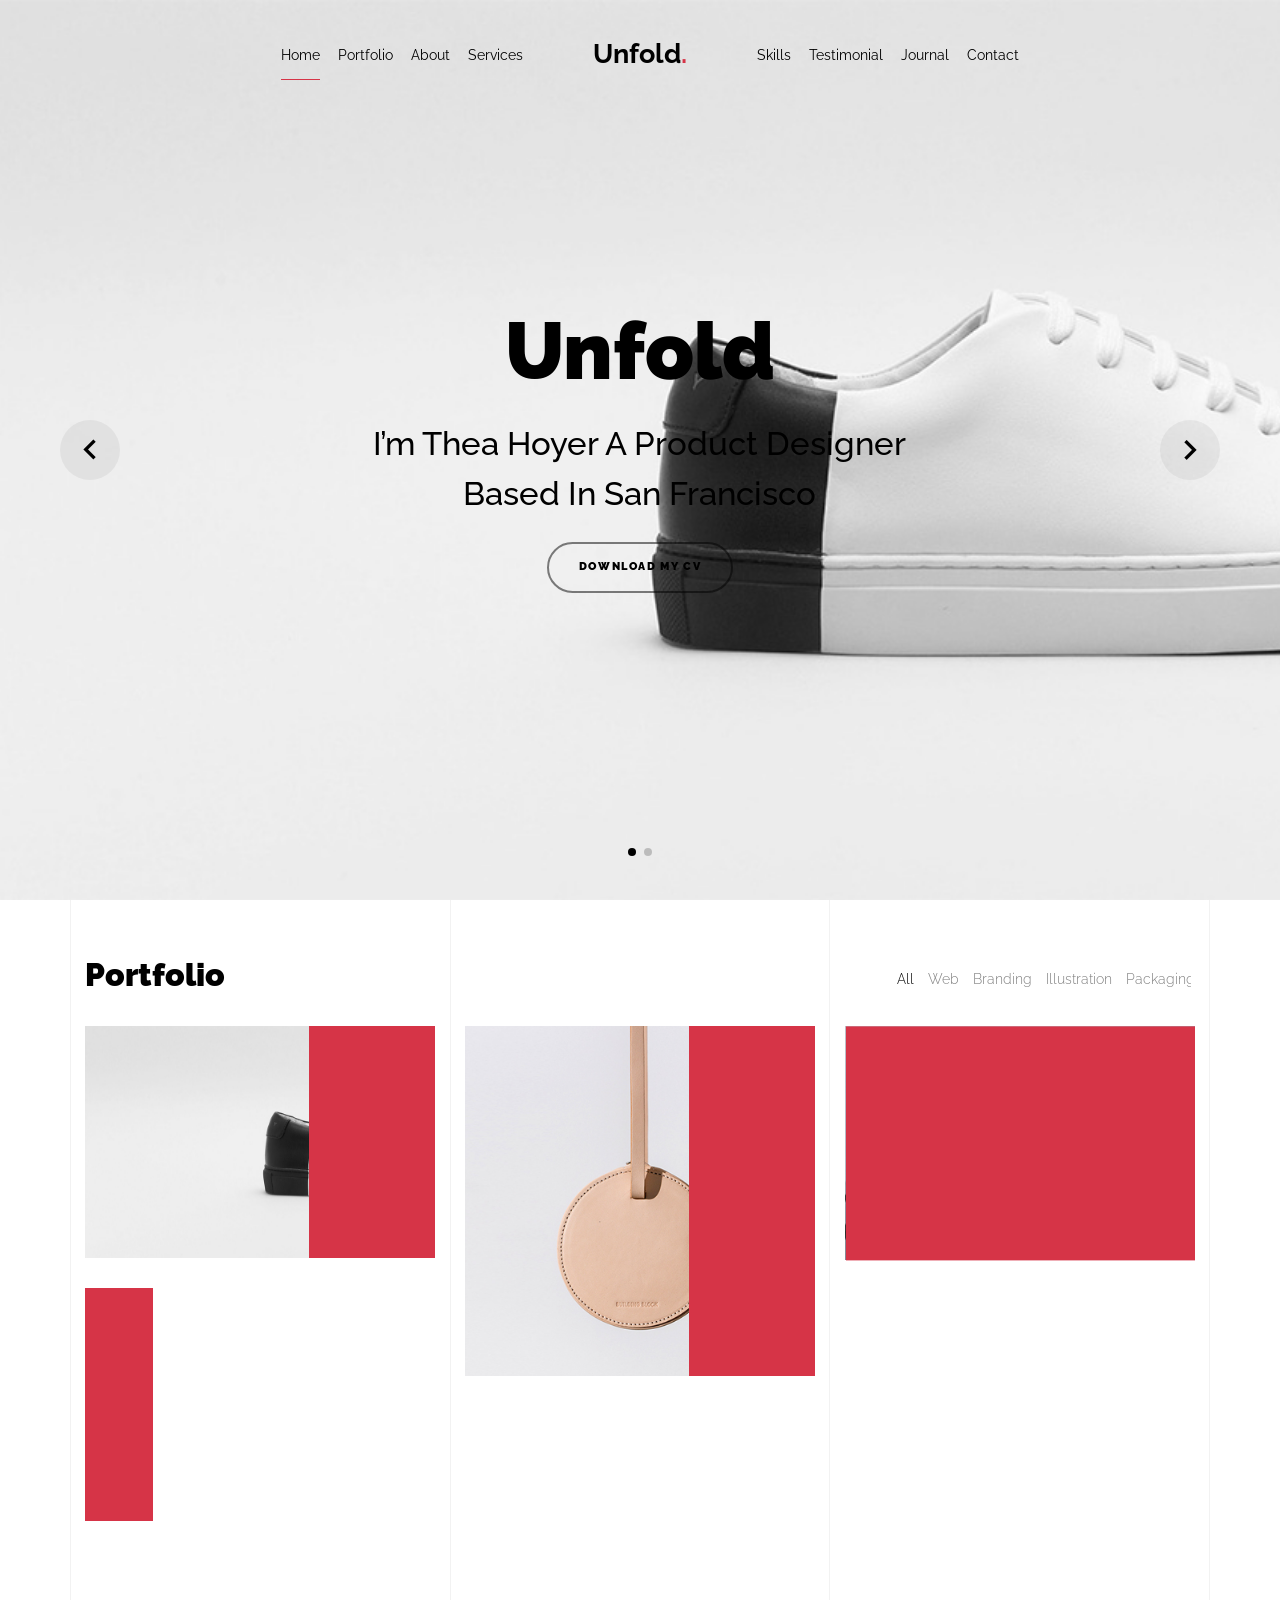
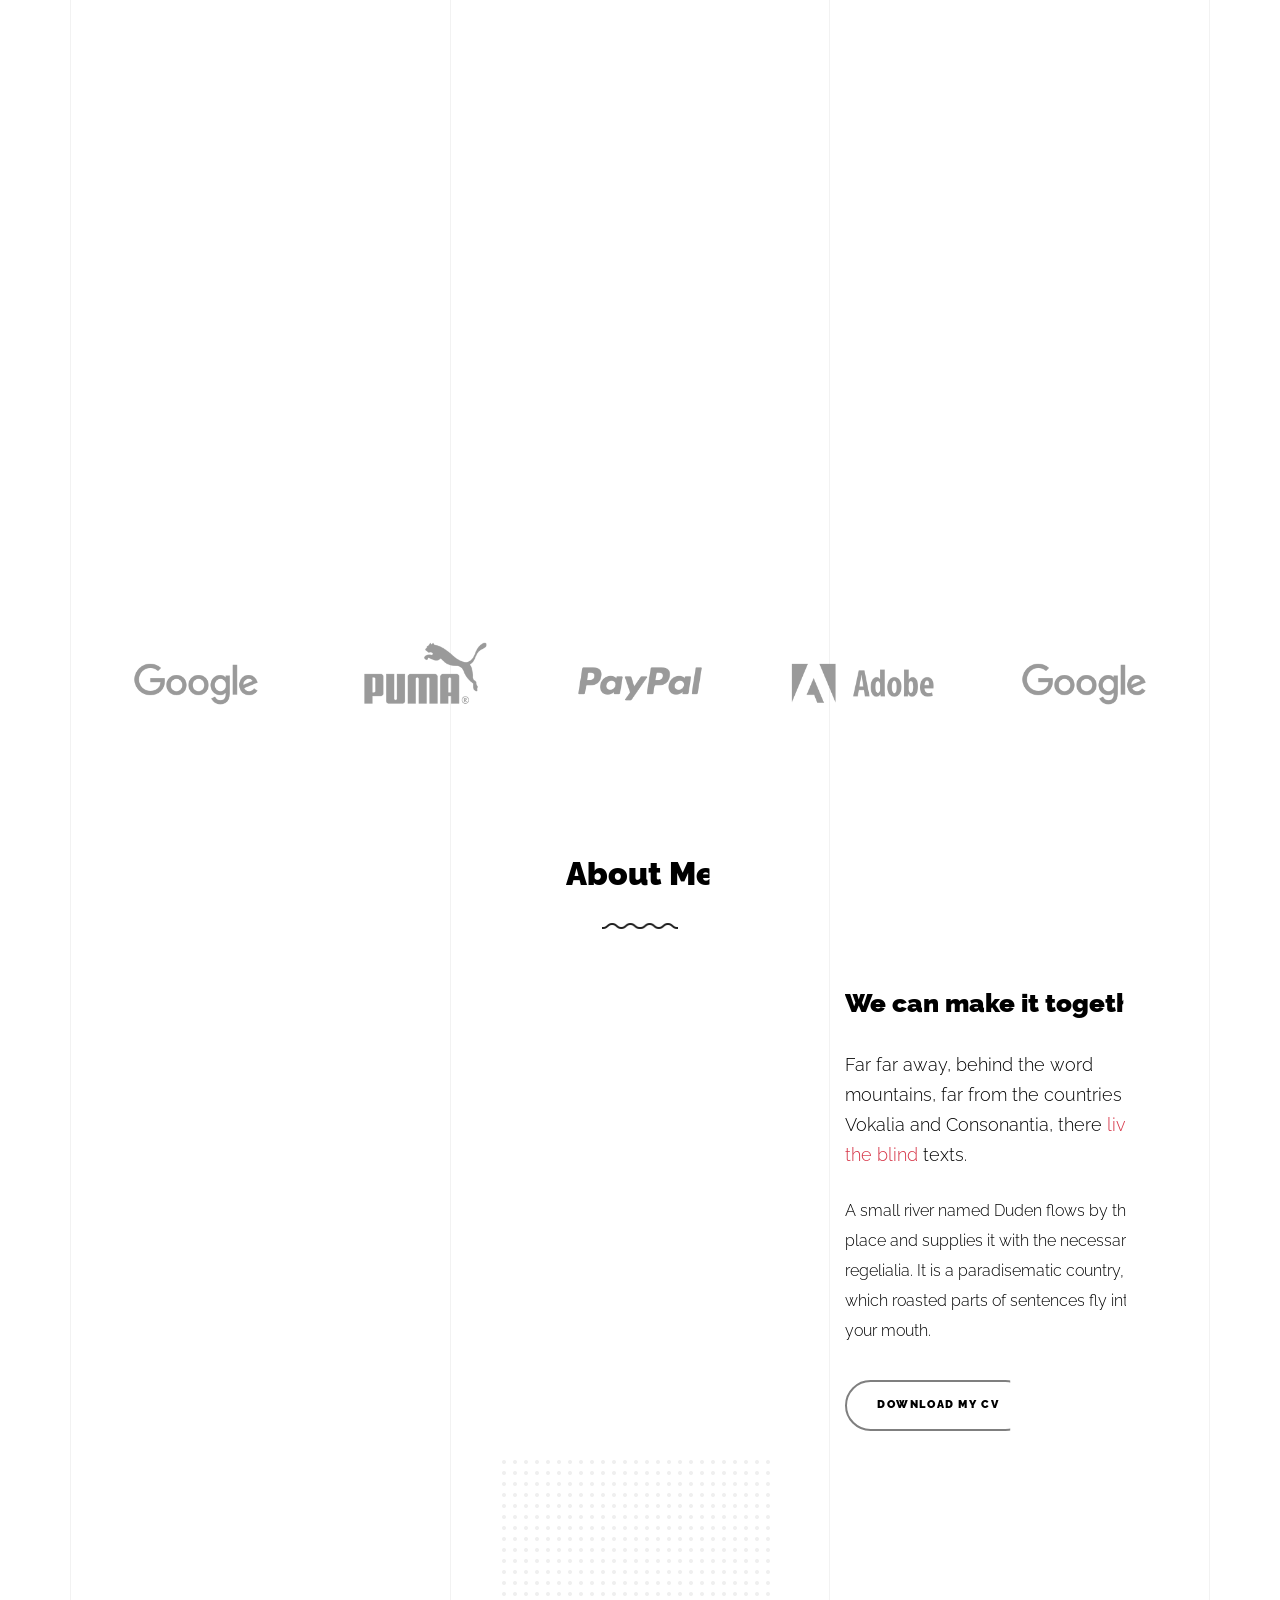
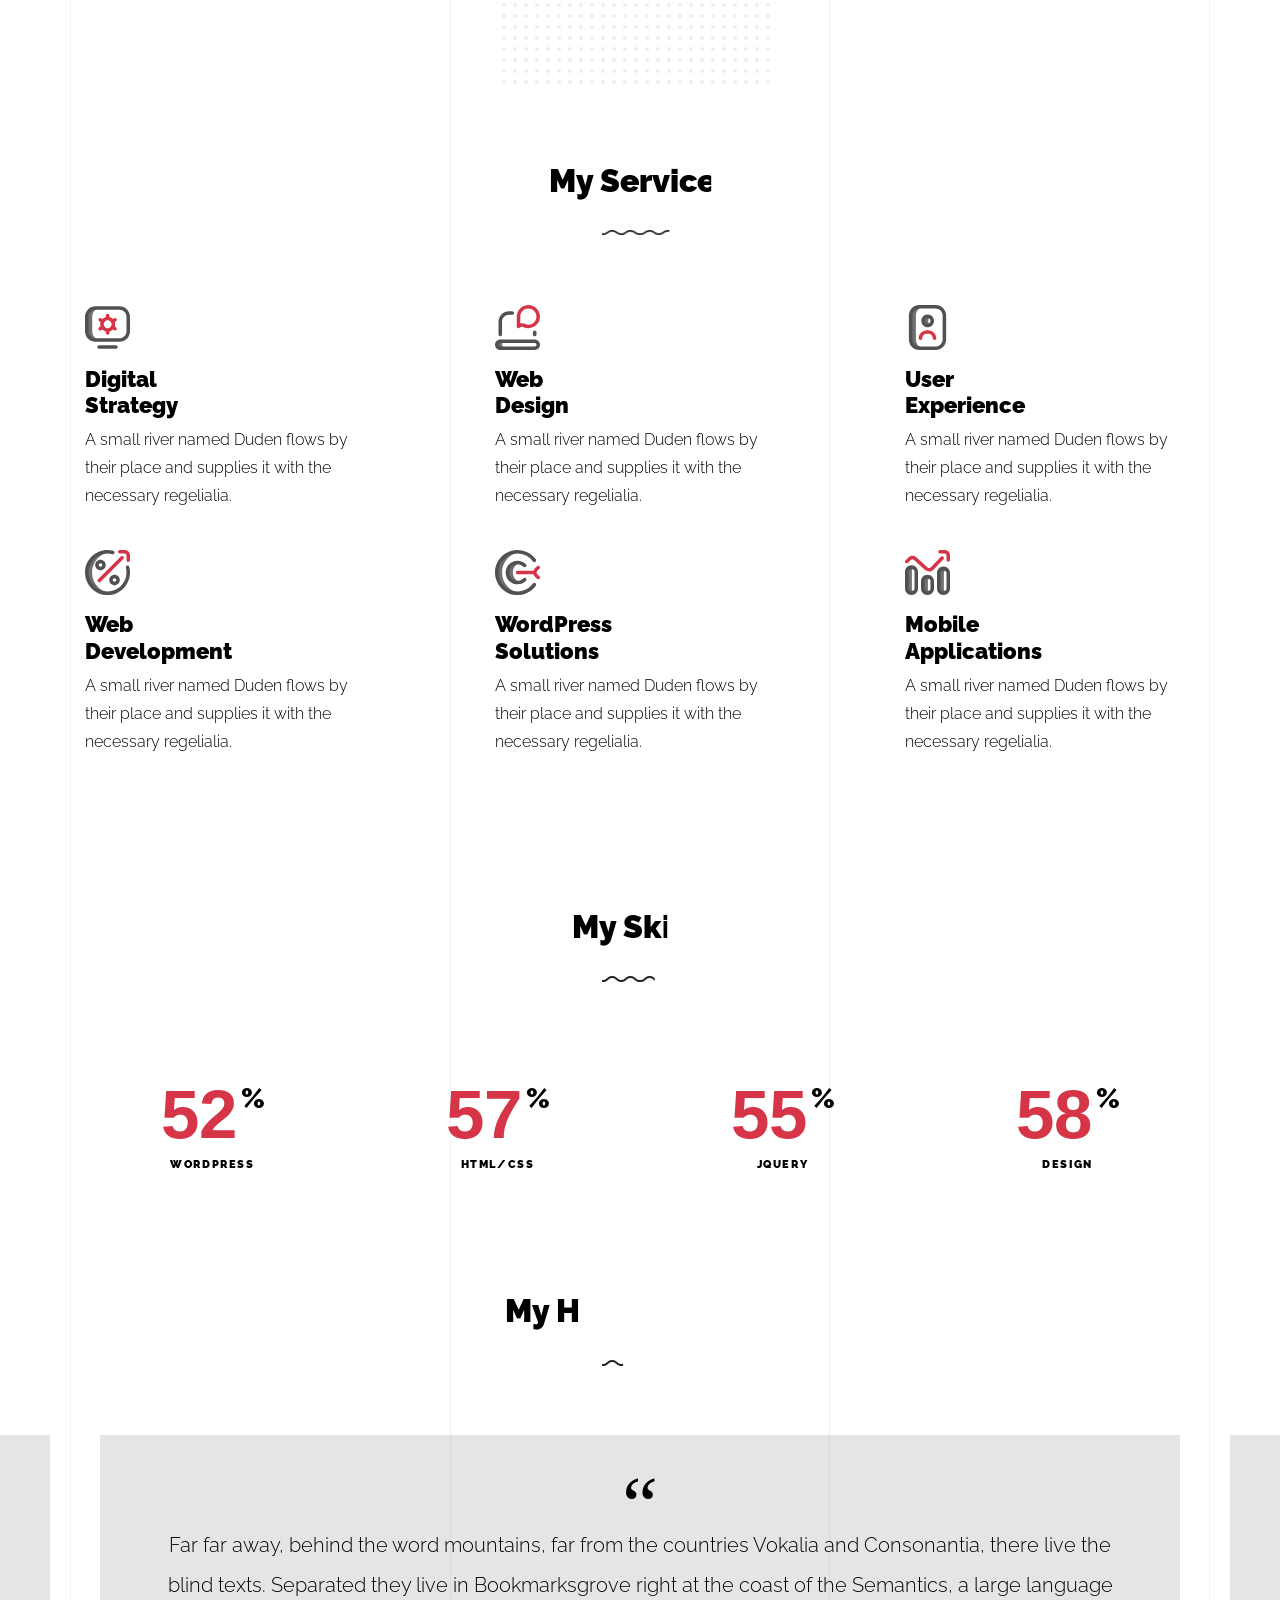
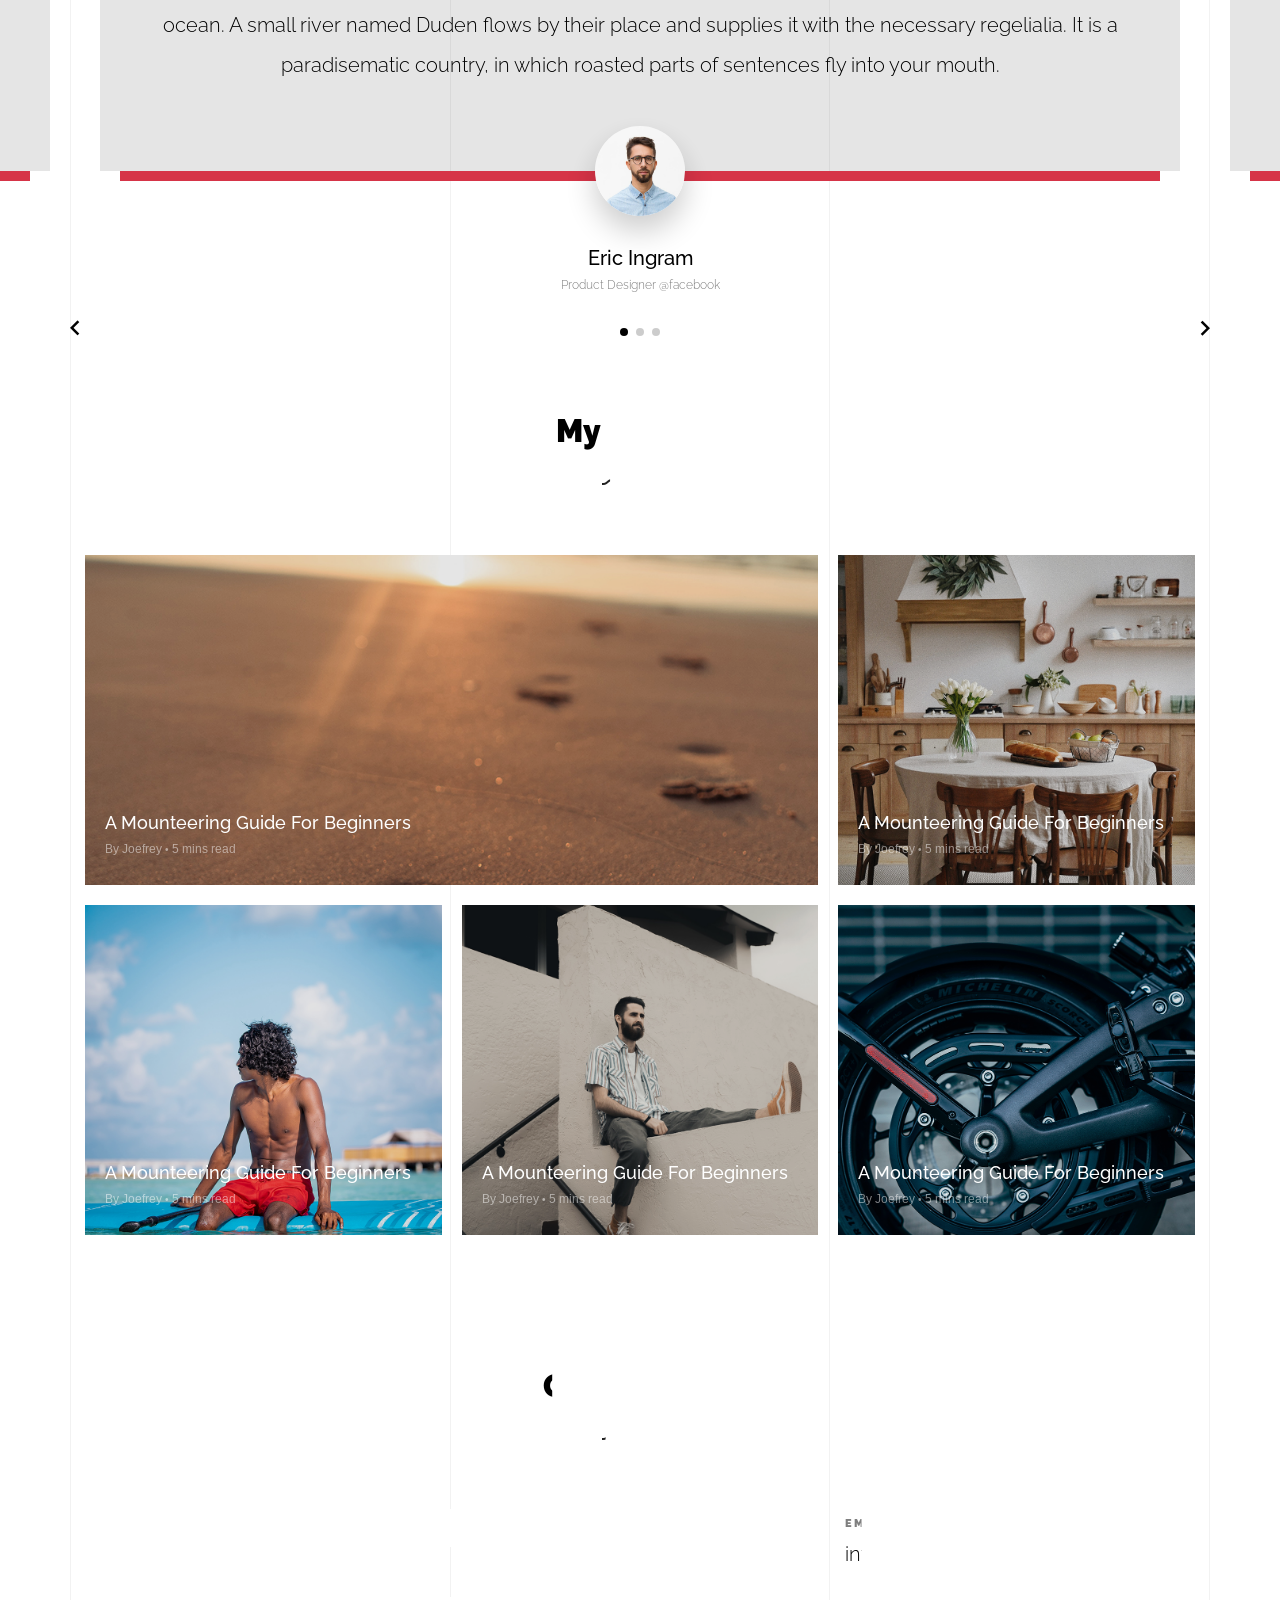
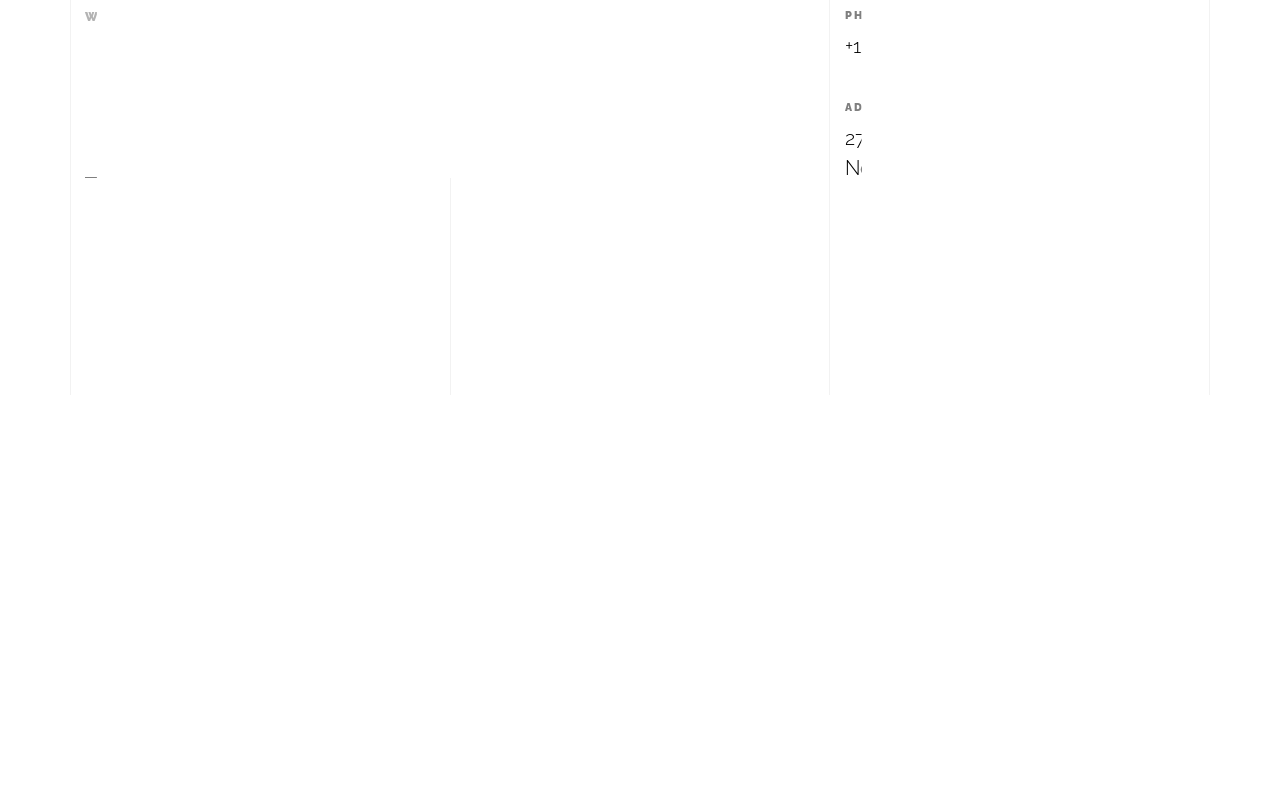
<file: light/index-hero-slider.html>
<!doctype html>
<html lang="en">
  <head>
    <title>Unfold &mdash; A onepage portfolio HTML template by Unslate.co</title>
    <meta charset="utf-8">
    <meta name="viewport" content="width=device-width, initial-scale=1, shrink-to-fit=no">

    <meta name="description" content="A onepage portfolio HTML template by Unslate.co">
    <meta name="keywords" content="html, css, javascript, jquery">
    <meta name="author" content="Unslate.co">

    <link rel="stylesheet" href="css/vendor/icomoon/style.css">
    <link rel="stylesheet" href="css/vendor/owl.carousel.min.css">
    <link rel="stylesheet" href="css/vendor/aos.css">
    <link rel="stylesheet" href="css/vendor/animate.min.css">
    <link rel="stylesheet" href="css/vendor/bootstrap.min.css">
    <link rel="stylesheet" href="css/vendor/jquery.fancybox.min.css">
    

    <!-- Theme Style -->
    <link rel="stylesheet" href="css/style.css">

  </head>
  <body data-spy="scroll" data-target=".site-nav-target" data-offset="200">

    <nav class="unslate_co--site-mobile-menu">
      <div class="close-wrap d-flex">
        <a href="#" class="d-flex ml-auto js-menu-toggle">
          <span class="close-label">Close</span>
          <div class="close-times">
            <span class="bar1"></span>
            <span class="bar2"></span>
          </div>
        </a>
      </div>
      <div class="site-mobile-inner"></div>
    </nav>


    <div class="unslate_co--site-wrap">

      <div class="unslate_co--site-inner">

        <div class="lines-wrap">
          <div class="lines-inner">
            <div class="lines"></div>
          </div>
        </div>
        <!-- END lines -->
      
      <nav class="unslate_co--site-nav dark site-nav-target">

        <div class="container">
        
          <div class="row align-items-center justify-content-between text-left">
            <div class="col-md-5 text-right">
              <ul class="site-nav-ul js-clone-nav text-left d-none d-lg-inline-block">
                <li class="has-children">
                  <a href="#home-section" class="nav-link">Home</a>
                  <ul class="dropdown">
                    <li>
                      <a href="index.html">Hero Image BG</a>
                    </li>
                    <li>
                      <a href="index-video.html">Video BG</a>
                    </li>
                    <li>
                      <a href="index-hero-slider.html">Hero Slider</a>
                    </li>
                    <li>
                      <a href="index-sidebar-menu.html">Sidebar Menu</a>
                    </li>
                    <li>
                      <a href="index-right-menu.html">Right Menu</a>
                    </li>
                  </ul>
                </li>
                <li><a href="#portfolio-section" class="nav-link">Portfolio</a></li>
                <li><a href="#about-section" class="nav-link">About</a></li>
                <li><a href="#services-section" class="nav-link">Services</a></li>
              </ul>
            </div>
            <div class="site-logo pos-absolute">
              <a href="index-hero-slider.html" class="unslate_co--site-logo">Unfold<span>.</span></a>
            </div>
            <div class="col-md-5 text-right text-lg-left">
              <ul class="site-nav-ul js-clone-nav text-left d-none d-lg-inline-block">
                <li><a href="#skills-section" class="nav-link">Skills</a></li>
                <li><a href="#testimonial-section" class="nav-link">Testimonial</a></li>
                <li><a href="#journal-section" class="nav-link">Journal</a></li>
                <li><a href="#contact-section" class="nav-link">Contact</a></li>
              </ul>

              <ul class="site-nav-ul-none-onepage text-right d-inline-block d-lg-none">
                <li><a href="#" class="js-menu-toggle">Menu</a></li>
              </ul>

            </div>
          </div>
        </div>

      </nav>
      <!-- END nav -->
      
      <div class="hero-slider-wrap">
        
        <div class="owl-carousel single-slider mb-0">
          
          <div class="cover-v1 jarallax" style="background-image: url('images/work_1_md.jpg');" id="home-section">
            <div class="container">
              <div class="row align-items-center">
                  
                <div class="col-md-7 mx-auto text-center">
                  <h1 class="heading gsap-reveal-hero">Unfold</h1>
                  <h2 class="subheading mb-4 gsap-reveal-hero">I’m Thea Hoyer A Product Designer Based In San Francisco</h2>
                  <p class="gsap-reveal-hero"><a href="#" class="btn btn-outline-pill btn-bg-white--hover btn-custom-light">Download my CV</a></p>
                </div>

              </div>
            </div>

          </div>
          <!-- END .cover-v1 -->


          <div class="cover-v1 jarallax" style="background-image: url('images/work_2_b_full.jpg');">
            <div class="container">
              <div class="row align-items-center">
                  
                <div class="col-md-12 mx-auto text-center">
                  <h1 class="heading gsap-reveal-hero">One Page Portfolio</h1>
                </div>

              </div>
            </div>

          </div>
          <!-- END .cover-v1 -->

        </div>
        <!-- END owl-carousel -->
        
      </div>

      <div class="unslate_co--section" id="portfolio-section">
        <div class="container">
          
          
          <div class="relative"><div class="loader-portfolio-wrap"><div class="loader-portfolio dark"></div></div> </div>
          <div id="portfolio-single-holder"></div>

          <div class="portfolio-wrapper">

            <div class="d-flex align-items-center mb-4 gsap-reveal gsap-reveal-filter">
              <h2 class="mr-auto heading-h2">Portfolio</h2>
              
              <a href="#" class="text-black js-filter d-inline-block d-lg-none">Filter</a>
              
              <div class="filter-wrap">
                <div class="filter ml-auto" id="filters">
                  <a href="#" class="active" data-filter="*">All</a>
                  <a href="#" data-filter=".web">Web</a>
                  <a href="#" data-filter=".branding">Branding</a>
                  <a href="#" data-filter=".illustration">Illustration</a>
                  <a href="#" data-filter=".packaging">Packaging</a>
                </div>
              </div>
            </div>


            
            <div id="posts" class="row gutter-isotope-item">
              <div class="item web branding col-sm-6 col-md-6 col-lg-4 isotope-mb-2">
                <a href="portfolio-single-1.html" class="portfolio-item ajax-load-page isotope-item gsap-reveal-img" data-id="1">
                    <div class="overlay">
                      <span class="wrap-icon icon-link2"></span>
                      <div class="portfolio-item-content">
                        <h3>Shoe Rebranding</h3>
                        <p>web, branding</p>
                      </div>
                    </div>
                    <img src="images/work_1_md.jpg" class="lazyload  img-fluid" alt="Images" />
                  </a>
              </div>
              <div class="item branding packaging illustration col-sm-6 col-md-6 col-lg-4 isotope-mb-2 ">
                <a href="portfolio-single-3.html" class="portfolio-item ajax-load-page item-portrait isotope-item gsap-reveal-img" data-id="3">
                    <div class="overlay">
                      <span class="wrap-icon icon-link2"></span>
                      <div class="portfolio-item-content">
                        <h3>Reworking</h3>
                        <p>branding, packaging, illustration</p>
                      </div>
                    </div>
                    <img src="images/work_2_md.jpg" class="lazyload  img-fluid" alt="Images" />
                  </a>
              </div>

              <div class="item branding packaging col-sm-6 col-md-6 col-lg-4 isotope-mb-2">
                <a href="portfolio-single-4.html" class="portfolio-item isotope-item ajax-load-page gsap-reveal-img" data-id="4">
                    <div class="overlay">
                      <span class="wrap-icon icon-link2"></span>
                      <div class="portfolio-item-content">
                        <h3>Modern Building</h3>
                        <p>branding, packaging</p>
                      </div>
                    </div>
                    <img src="images/work_3_md.jpg" class="lazyload  img-fluid" alt="Images" />
                  </a>
              </div>

              <div class="item web packaging col-sm-6 col-md-6 col-lg-4 isotope-mb-2">

                <a href="images/work_4_full.jpg" class="portfolio-item isotope-item gsap-reveal-img" data-fancybox="gallery" data-caption="Watch">
                    <div class="overlay">
                      <span class="wrap-icon icon-photo2"></span>
                      <div class="portfolio-item-content">
                        <h3>Watch</h3>
                        <p>web, packaging</p>
                      </div>
                    </div>
                    <img src="images/work_4_full.jpg" class="lazyload  img-fluid" alt="Images" />
                  </a>

              </div>

              <div class="item illustration packaging col-sm-6 col-md-6 col-lg-4 isotope-mb-2">
                <a href="images/work_5_md.jpg" class="portfolio-item isotope-item gsap-reveal-img" data-fancybox="gallery" data-caption="Shoe Rebranding">
                    <div class="overlay">
                      <span class="wrap-icon icon-photo2"></span>
                      <div class="portfolio-item-content">
                        <h3>Shoe Rebranding</h3>
                        <p>illustration, packaging</p>
                      </div>
                    </div>
                    <img src="images/work_5_md.jpg" class="lazyload  img-fluid" alt="Images" />
                  </a>
              </div>

              <div class="item web branding col-sm-6 col-md-6 col-lg-4 isotope-mb-2">
                <a href="portfolio-single-2.html" class="portfolio-item ajax-load-page item-portrait isotope-item gsap-reveal-img" data-id="2">
                    <div class="overlay">
                      <span class="wrap-icon icon-link2"></span>
                      <div class="portfolio-item-content">
                        <h3>Reshape</h3>
                        <p>web, branding</p>
                      </div>
                    </div>
                    <img src="images/work_6_md.jpg" class="lazyload  img-fluid" alt="Images" />
                  </a>
              </div>

              <div class="item branding packaging col-sm-6 col-md-6 col-lg-4 isotope-mb-2">
                <a href="images/work_7_a_md.jpg" class="portfolio-item item-portrait isotope-item gsap-reveal-img" data-fancybox="gallery" data-caption="Modern Building">
                    <div class="overlay">
                      <span class="wrap-icon icon-photo2"></span>
                      <div class="portfolio-item-content">
                        <h3>Modern Building</h3>
                        <p>branding, packaging</p>
                      </div>
                    </div>
                    <img src="images/work_7_a_md.jpg" class="lazyload  img-fluid" alt="Images" />
                  </a>
              </div>

              <div class="item web branding col-sm-6 col-md-6 col-lg-4 isotope-mb-2">
                <a href="https://www.youtube.com/watch?v=mwtbEGNABWU" class="portfolio-item isotope-item gsap-reveal-img" data-fancybox="gallery" data-caption="Showreel 2019">
                    <div class="overlay">
                      <span class="wrap-icon icon-play_circle_filled"></span>
                      <div class="portfolio-item-content">
                        <h3>Showreel 2019</h3>
                        <p>web, branding</p>
                      </div>
                    </div>
                    <img src="images/work_8_md.jpg" class="lazyload  img-fluid" alt="Images" />
                  </a>
              </div>

              <div class="item web illustration col-sm-6 col-md-6 col-lg-4 isotope-mb-2">
                <a href="images/work_9_a_md.jpg" class="portfolio-item isotope-item gsap-reveal-img" data-fancybox="gallery" data-caption="Render Packaging">
                    <div class="overlay">
                      <span class="wrap-icon icon-photo2"></span>
                      <div class="portfolio-item-content">
                        <h3>Render Packaging</h3>
                        <p>web, illustration</p>
                      </div>
                    </div>
                    <img src="images/work_9_a_md.jpg" class="lazyload  img-fluid" alt="Images" />
                  </a>
              </div>

            </div>
            
          </div>


        </div>
      </div>

      <div class="unslate_co--section">
        <div class="container">
          <div class="owl-carousel logo-slider">
            <div class="logo-v1 gsap-reveal">
              <img src="images/logo-google.png" alt="Image" class="img-fluid">
            </div>
            <div class="logo-v1 gsap-reveal">
              <img src="images/logo-puma.png" alt="Image" class="img-fluid">
            </div>
            <div class="logo-v1 gsap-reveal">
              <img src="images/logo-paypal.png" alt="Image" class="img-fluid">
            </div>
            <div class="logo-v1 gsap-reveal">
              <img src="images/logo-adobe.png" alt="Image" class="img-fluid">
            </div>
          </div>
        </div>
      </div>



      <div class="unslate_co--section" id="about-section">
        <div class="container">
          
          <div class="section-heading-wrap text-center mb-5">
            <h2 class="heading-h2 text-center divider"><span class="gsap-reveal">About Me</span></h2>
            <img src="images/divider.png" alt="divider" width="76">
          </div>
          

          <div class="row mt-5 justify-content-between">
            <div class="col-lg-7 mb-5 mb-lg-0" data-aos="fade-up">
              <figure class="dotted-bg gsap-reveal-img">
                <img src="images/about_me_pic.jpg" alt="Image" class="img-fluid">
              </figure>
            </div>
            <div class="col-lg-4 pr-lg-5">
              <h3 class="mb-4 heading-h3"><span class="gsap-reveal">We can make it together</span></h3>
              <p class="lead gsap-reveal">Far far away, behind the word mountains, far from the countries Vokalia and Consonantia, there <a href="#">live the blind</a> texts. </p>
              <p class="mb-4 gsap-reveal">A small river named Duden flows by their place and supplies it with the necessary regelialia. It is a paradisematic country, in which roasted parts of sentences fly into your mouth.</p>
              <p class="gsap-reveal"><a href="#" class="btn btn-outline-pill btn-custom-light">Download my CV</a></p>
            </div>
          </div>
        </div>
      </div>

      <div class="unslate_co--section" id="services-section">
        <div class="container">

          <div class="section-heading-wrap text-center mb-5">
            <h2 class="heading-h2 text-center divider"><span class="gsap-reveal">My Services</span></h2>
            <span class="gsap-reveal"><img src="images/divider.png" alt="divider" width="76"></span>
          </div>

          <div class="row gutter-v3">
            <div class="col-md-6 col-lg-4 mb-4">
              <div class="feature-v1" data-aos="fade-up" data-aos-delay="0">
                <div class="wrap-icon mb-3">
                  <img src="images/svg/001-options.svg" alt="Image" width="45">
                </div>
                <h3>Digital <br> Strategy</h3>
                <p>A small river named Duden flows by their place and supplies it with the necessary regelialia. </p>
              </div> 
            </div>
            <div class="col-md-6 col-lg-4 mb-4">
              <div class="feature-v1" data-aos="fade-up" data-aos-delay="100">
                <div class="wrap-icon mb-3">
                  <img src="images/svg/002-chat.svg" alt="Icon" width="45">
                </div>
                <h3>Web <br> Design</h3>
                <p>A small river named Duden flows by their place and supplies it with the necessary regelialia. </p>
              </div> 
            </div>
            <div class="col-md-6 col-lg-4 mb-4">
              <div class="feature-v1" data-aos="fade-up" data-aos-delay="200">
                <div class="wrap-icon mb-3">
                  <img src="images/svg/003-contact-book.svg" alt="Image" class="img-fluid" width="45">
                </div>
                <h3>User <br> Experience</h3>
                <p>A small river named Duden flows by their place and supplies it with the necessary regelialia. </p>
              </div> 
            </div>

            <div class="col-md-6 col-lg-4 mb-4">
              <div class="feature-v1" data-aos="fade-up" data-aos-delay="0">
                <div class="wrap-icon mb-3">
                  <img src="images/svg/004-percentage.svg" alt="Image" width="45">
                </div>
                <h3>Web <br> Development</h3>
                <p>A small river named Duden flows by their place and supplies it with the necessary regelialia. </p>
              </div> 
            </div>
            <div class="col-md-6 col-lg-4 mb-4">
              <div class="feature-v1" data-aos="fade-up" data-aos-delay="100">
                <div class="wrap-icon mb-3">
                  <img src="images/svg/006-goal.svg" alt="Image" width="45">
                </div>
                <h3>WordPress <br> Solutions</h3>
                <p>A small river named Duden flows by their place and supplies it with the necessary regelialia. </p>
              </div> 
            </div>
            <div class="col-md-6 col-lg-4 mb-4">
              <div class="feature-v1" data-aos="fade-up" data-aos-delay="200">
                <div class="wrap-icon mb-3">
                  <img src="images/svg/005-line-chart.svg" alt="Image" width="45">
                </div>
                <h3>Mobile <br> Applications</h3>
                <p>A small river named Duden flows by their place and supplies it with the necessary regelialia. </p>
              </div> 
            </div>

          </div>

        </div>
      </div>

      <div class="unslate_co--section section-counter" id="skills-section">
        <div class="container">
          <div class="section-heading-wrap text-center mb-5">
            <h2 class="heading-h2 text-center divider"><span class="gsap-reveal">My Skills</span></h2>
            <span class="gsap-reveal"><img src="images/divider.png" alt="divider" width="76"></span>
          </div>


          <div class="row pt-5">
            <div class="col-6 col-sm-6 mb-5 mb-lg-0 col-md-6 col-lg-3" data-aos="fade-up" data-aos-delay="0">
              <div class="counter-v1 text-center">
                <span class="number-wrap">
                  <span class="number number-counter" data-number="90">0</span>
                  <span class="append-text">%</span>
                </span>
                <span class="counter-label">WordPress</span>
              </div>
            </div>
            <div class="col-6 col-sm-6 mb-5 mb-lg-0 col-md-6 col-lg-3" data-aos="fade-up" data-aos-delay="100">
              <div class="counter-v1 text-center">
                <span class="number-wrap">
                  <span class="number number-counter" data-number="99">0</span>
                  <span class="append-text">%</span>
                </span>
                <span class="counter-label">HTML/CSS</span>
              </div>
            </div>
            <div class="col-6 col-sm-6 mb-5 mb-lg-0 col-md-6 col-lg-3" data-aos="fade-up" data-aos-delay="200">
              <div class="counter-v1 text-center">
                <span class="number-wrap">
                  <span class="number number-counter" data-number="95">0</span>
                  <span class="append-text">%</span>
                </span>
                <span class="counter-label">jQuery</span>
              </div>
            </div>
            <div class="col-6 col-sm-6 mb-5 mb-lg-0 col-md-6 col-lg-3" data-aos="fade-up" data-aos-delay="300">
              <div class="counter-v1 text-center">
                <span class="number-wrap">
                  <span class="number number-counter" data-number="100">0</span>
                  <span class="append-text">%</span>
                </span>
                <span class="counter-label">Design</span>
              </div>
            </div>
          </div>
        </div>
      </div>
      <!-- END .counter -->

      <div class="unslate_co--section" id="testimonial-section">
        <div class="container">
          <div class="section-heading-wrap text-center mb-5">
            <h2 class="heading-h2 text-center divider"><span class="gsap-reveal">My Happy Clients</span></h2>
            <span class="gsap-reveal"><img src="images/divider.png" alt="divider" width="76"></span>
          </div>
        </div>

        <div class="owl-carousel testimonial-slider">
          <div>
            <div class="testimonial-v1">
              <div class="testimonial-inner-bg">
                <span class="quote">&ldquo;</span>
                <blockquote>
                  Far far away, behind the word mountains, far from the countries Vokalia and Consonantia, there live the blind texts. Separated they live in Bookmarksgrove right at the coast of the Semantics, a large language ocean. A small river named Duden flows by their place and supplies it with the necessary regelialia. It is a paradisematic country, in which roasted parts of sentences fly into your mouth.
                </blockquote>
              </div>
              
              <div class="testimonial-author-info">
                <img src="images/person_man_1.jpg" alt="Image">
                <h3>Eric Ingram</h3>
                <span class="d-block position">Product Designer @facebook</span>
              </div>

            </div>
          </div>
          <div>
            <div class="testimonial-v1">
              <div class="testimonial-inner-bg">
                <span class="quote">&ldquo;</span>
                <blockquote>
                  Far far away, behind the word mountains, far from the countries Vokalia and Consonantia, there live the blind texts. Separated they live in Bookmarksgrove right at the coast of the Semantics, a large language ocean. A small river named Duden flows by their place and supplies it with the necessary regelialia. It is a paradisematic country, in which roasted parts of sentences fly into your mouth.
                </blockquote>
              </div>
              
              <div class="testimonial-author-info">
                <img src="images/person_man_2.jpg" alt="Image">
                <h3>Ryan Mullins</h3>
                <span class="d-block position">Product Designer @Shopify</span>
              </div>

            </div>
          </div>
          <div>
            <div class="testimonial-v1">
              <div class="testimonial-inner-bg">
                <span class="quote">&ldquo;</span>
                <blockquote>
                  Far far away, behind the word mountains, far from the countries Vokalia and Consonantia, there live the blind texts. Separated they live in Bookmarksgrove right at the coast of the Semantics, a large language ocean. A small river named Duden flows by their place and supplies it with the necessary regelialia. It is a paradisematic country, in which roasted parts of sentences fly into your mouth.
                </blockquote>
              </div>
              
              <div class="testimonial-author-info">
                <img src="images/person_woman_1.jpg" alt="Image">
                <h3>Erica Miller</h3>
                <span class="d-block position">Product Designer @Twitter</span>
              </div>

            </div>
          </div>
        </div>

      </div>
      <!-- END testimonial -->

      <div class="unslate_co--section" id="journal-section">
        <div class="container">
          <div class="section-heading-wrap text-center mb-5">
            <h2 class="heading-h2 text-center divider"><span class="gsap-reveal">My Journal</span></h2>
            <span class="gsap-reveal"><img src="images/divider.png" alt="divider" width="76"></span>
          </div>

          
          <div class="row gutter-v4 align-items-stretch">
            <div class="col-sm-6 col-md-6 col-lg-8 blog-post-entry" data-aos="fade-up" data-aos-delay="0">

              <a href="blog-single.html" class="grid-item blog-item w-100 h-100">
                <div class="overlay">
                  <div class="portfolio-item-content">
                    <h3>A Mounteering Guide For Beginners</h3>
                    <p class="post-meta">By Joefrey <span class="small">&bullet;</span> 5 mins read</p>
                  </div>
                </div>
                <img src="images/post_1.jpg" class="lazyload" alt="Image" />
              </a>


            </div>
            <div class="col-sm-6 col-md-6 col-lg-4 blog-post-entry" data-aos="fade-up" data-aos-delay="100">
              <a href="blog-single.html" class="grid-item blog-item w-100 h-100">
                <div class="overlay">
                  <div class="portfolio-item-content">
                    <h3>A Mounteering Guide For Beginners</h3>
                    <p class="post-meta">By Joefrey <span class="small">&bullet;</span> 5 mins read</p>
                  </div>
                </div>
                <img src="images/post_2.jpg" class="lazyload" alt="Image" />
              </a>
            </div>


            <div class="col-sm-6 col-md-6 col-lg-4 blog-post-entry" data-aos="fade-up" data-aos-delay="0">

              <a href="blog-single.html" class="grid-item blog-item w-100 h-100">
                <div class="overlay">
                  <div class="portfolio-item-content">
                    <h3>A Mounteering Guide For Beginners</h3>
                    <p class="post-meta">By Joefrey <span class="small">&bullet;</span> 5 mins read</p>
                  </div>
                </div>
                <img src="images/post_3.jpg" class="lazyload" alt="Image" />
              </a>


            </div>
            <div class="col-sm-6 col-md-6 col-lg-4 blog-post-entry" data-aos="fade-up" data-aos-delay="100">
              <a href="blog-single.html" class="grid-item blog-item w-100 h-100">
                <div class="overlay">
                  <div class="portfolio-item-content">
                    <h3>A Mounteering Guide For Beginners</h3>
                    <p class="post-meta">By Joefrey <span class="small">&bullet;</span> 5 mins read</p>
                  </div>
                </div>
                <img src="images/post_4.jpg" class="lazyload" alt="Image" />
              </a>
            </div>

            <div class="col-sm-6 col-md-6 col-lg-4 blog-post-entry" data-aos="fade-up" data-aos-delay="200">
              <a href="blog-single.html" class="grid-item blog-item w-100 h-100">
                <div class="overlay">
                  <div class="portfolio-item-content">
                    <h3>A Mounteering Guide For Beginners</h3>
                    <p class="post-meta">By Joefrey <span class="small">&bullet;</span> 5 mins read</p>
                  </div>
                </div>
                <img src="images/post_5.jpg" class="lazyload" alt="Image" />
              </a>
            </div>


          </div>

        </div>
      </div>
      <!-- END blog posts -->


      <div class="unslate_co--section" id="contact-section">
        <div class="container">
          <div class="section-heading-wrap text-center mb-5">
            <h2 class="heading-h2 text-center divider"><span class="gsap-reveal">Get In Touch</span></h2>
            <span class="gsap-reveal"><img src="images/divider.png" alt="divider" width="76"></span>
          </div>


          <div class="row justify-content-between">
            
            <div class="col-md-6">
              <form method="post" class="form-outline-style-v1" id="contactForm">
                <div class="form-group row mb-0">

                  <div class="col-lg-6 form-group gsap-reveal">
                    <label for="name">Name</label>
                    <input name="name" type="text" class="form-control" id="name">
                  </div>
                  <div class="col-lg-6 form-group gsap-reveal">
                    <label for="email">Email</label>
                    <input name="email" type="email" class="form-control" id="email">
                  </div>
                  <div class="col-lg-12 form-group gsap-reveal">
                    <label for="message">Write your message...</label>
                    <textarea name="message" id="message" cols="30" rows="7" class="form-control"></textarea>
                  </div>
                </div>
                <div class="form-group row gsap-reveal">
                    <div class="col-md-12 d-flex align-items-center">
                      <input type="submit" class="btn btn-outline-pill btn-custom-light mr-3" value="Send Message">
                      <span class="submitting"></span>
                    </div>
                  </div>
              </form>
              <div id="form-message-warning" class="mt-4"></div> 
              <div id="form-message-success">
                Your message was sent, thank you!
              </div>

            </div>

            <div class="col-md-4">
              <div class="contact-info-v1">
                <div class="gsap-reveal d-block">
                  <span class="d-block contact-info-label">Email</span>
                  <a href="#" class="contact-info-val">info@unslate.co</a>
                </div>
                <div class="gsap-reveal d-block">
                  <span class="d-block contact-info-label">Phone</span>
                  <a href="#" class="contact-info-val">+12 345 6789 012</a>
                </div>
                <div class="gsap-reveal d-block">
                  <span class="d-block contact-info-label">Address</span>
                  <address class="contact-info-val">273 South Riverview Rd. <br> New York, NY 10011</address>
                </div>
              </div>
            </div>

          </div>
        </div>
      </div>
      </div> 

      <footer class="unslate_co--footer unslate_co--section">
        <div class="container">
          <div class="row justify-content-center">
            <div class="col-md-7">
              
              <div class="footer-site-logo"><a href="#">Unfold<span>.</span></a></div>

              <ul class="footer-site-social">
                <li><a href="#">Facebook</a></li>
                <li><a href="#">Twitter</a></li>
                <li><a href="#">Instagram</a></li>
                <li><a href="#">Dribbble</a></li>
                <li><a href="#">Behance</a></li>
              </ul>

              <p class="site-copyright">
                <small>&copy; 2020 <a href="#">Unfold</a>. All Rights Reserved. Design with <span class="icon-heart text-danger"></span> by <a href="#">Unslate.co</a>.</small>
              </p>

            </div>
          </div>
        </div>
      </footer>

      
    </div>

    <!-- Loader -->
    <div id="unslate_co--overlayer"></div>
    <div class="site-loader-wrap">
      <div class="site-loader dark"></div>
    </div>

    <script src="js/scripts-dist.js"></script>
    <script src="js/main.js"></script>

    <!-- Global site tag (gtag.js) - Google Analytics -->
<script async src="https://www.googletagmanager.com/gtag/js?id=UA-157808202-1"></script>
<script>
  window.dataLayer = window.dataLayer || [];
  function gtag(){dataLayer.push(arguments);}
  gtag('js', new Date());

  gtag('config', 'UA-157808202-1');
</script>

  </body>
</html>
</file>
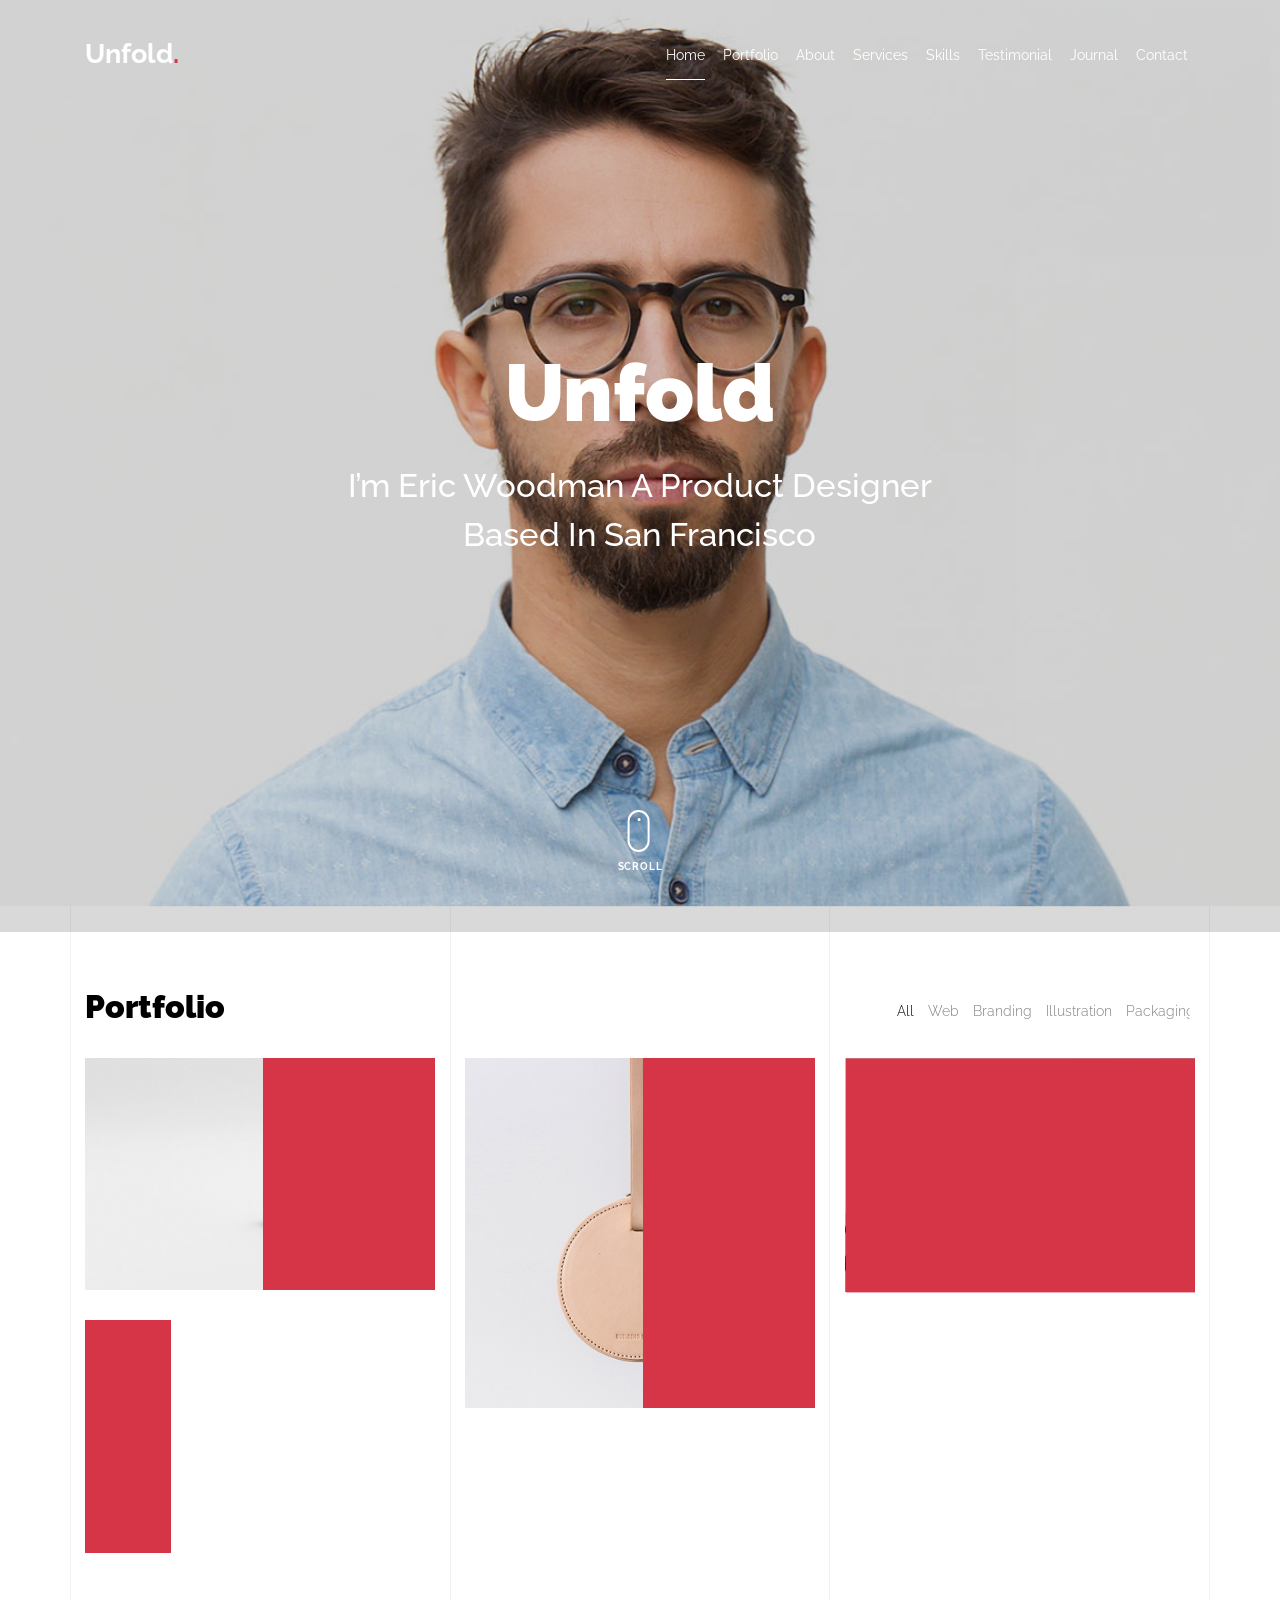
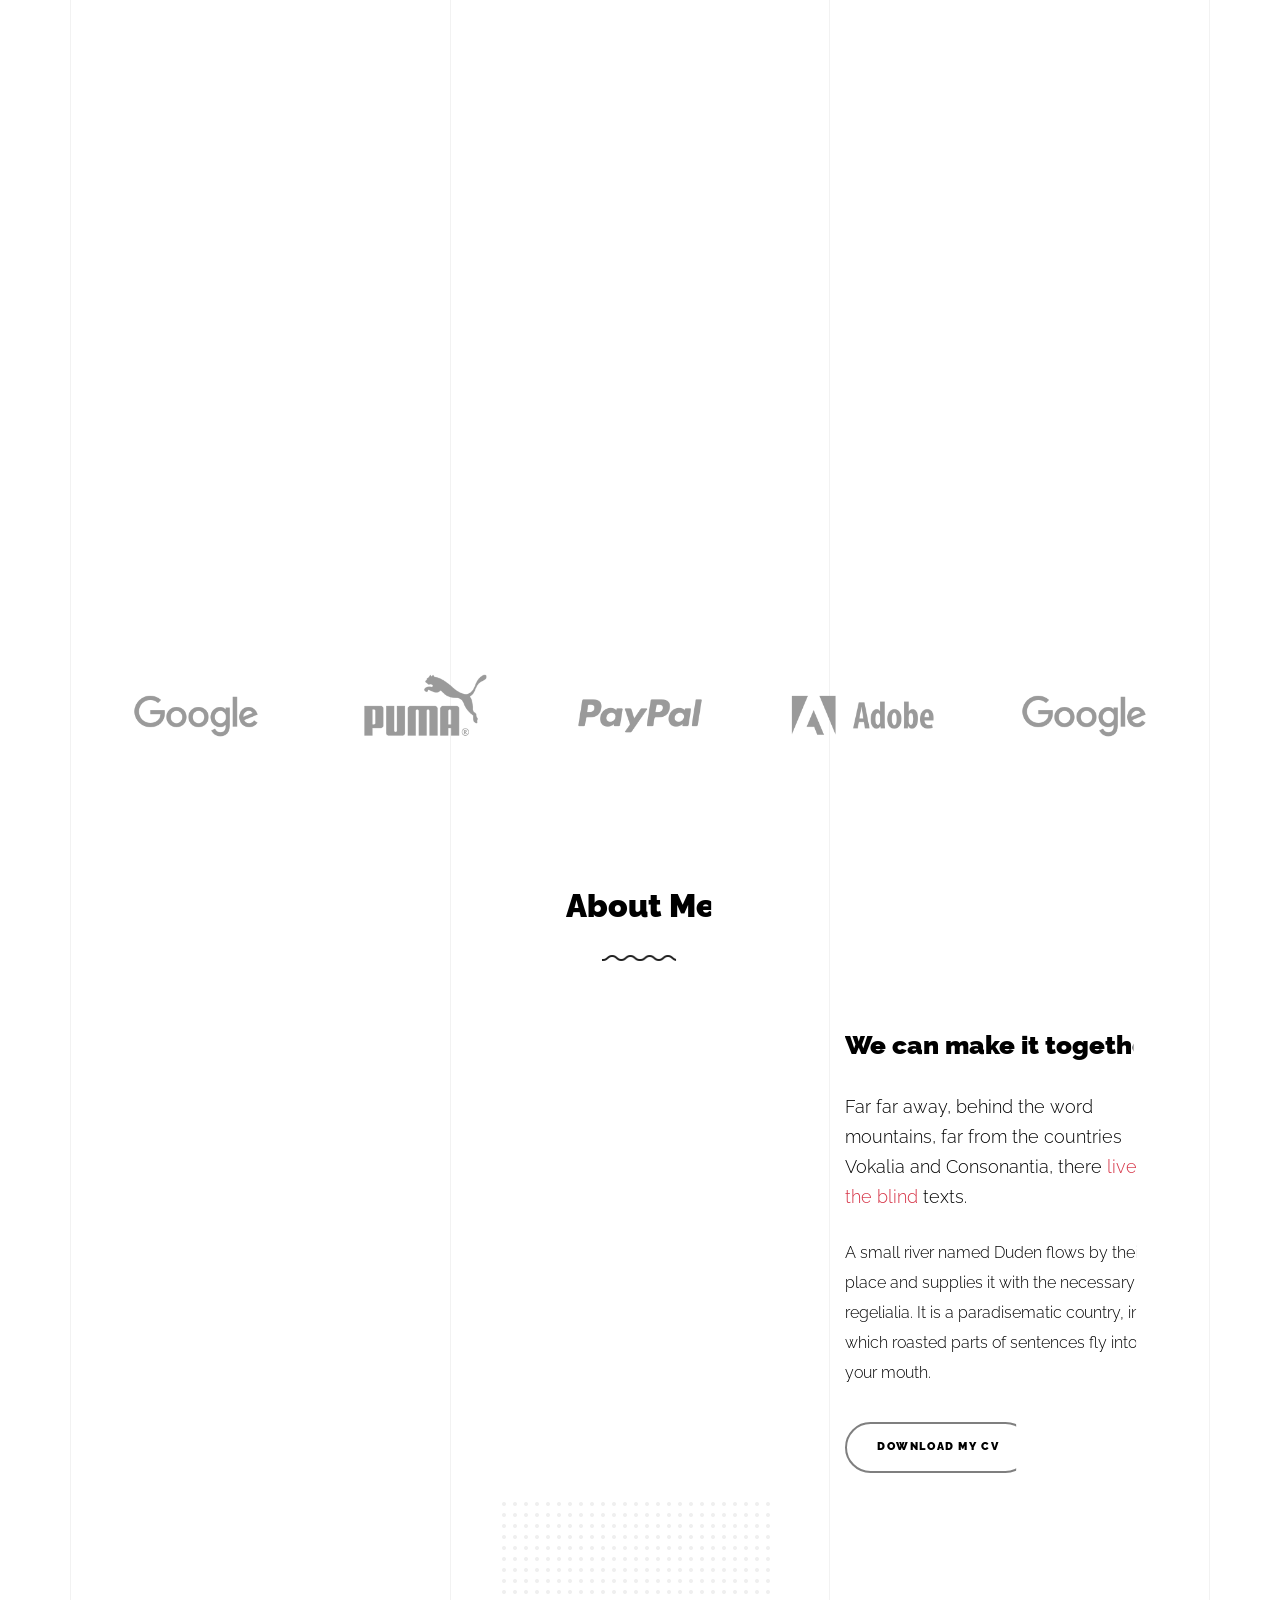
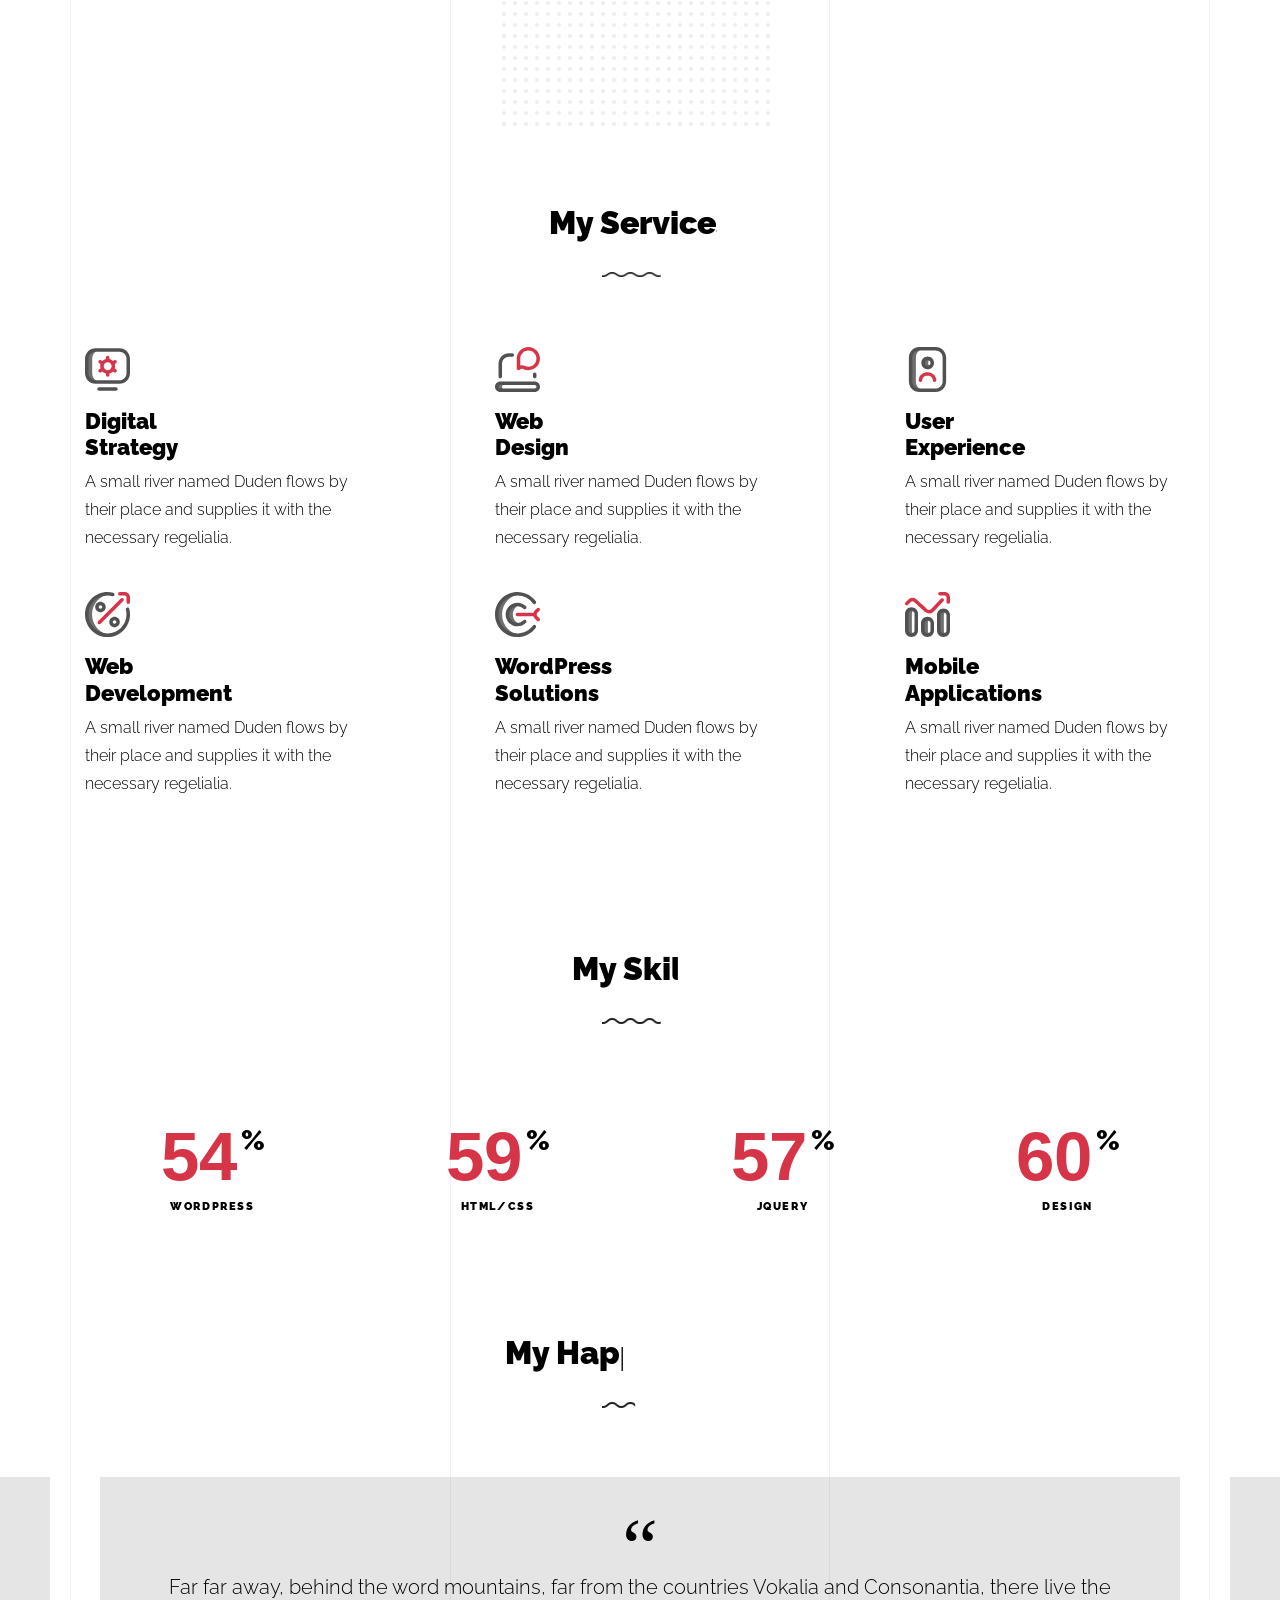
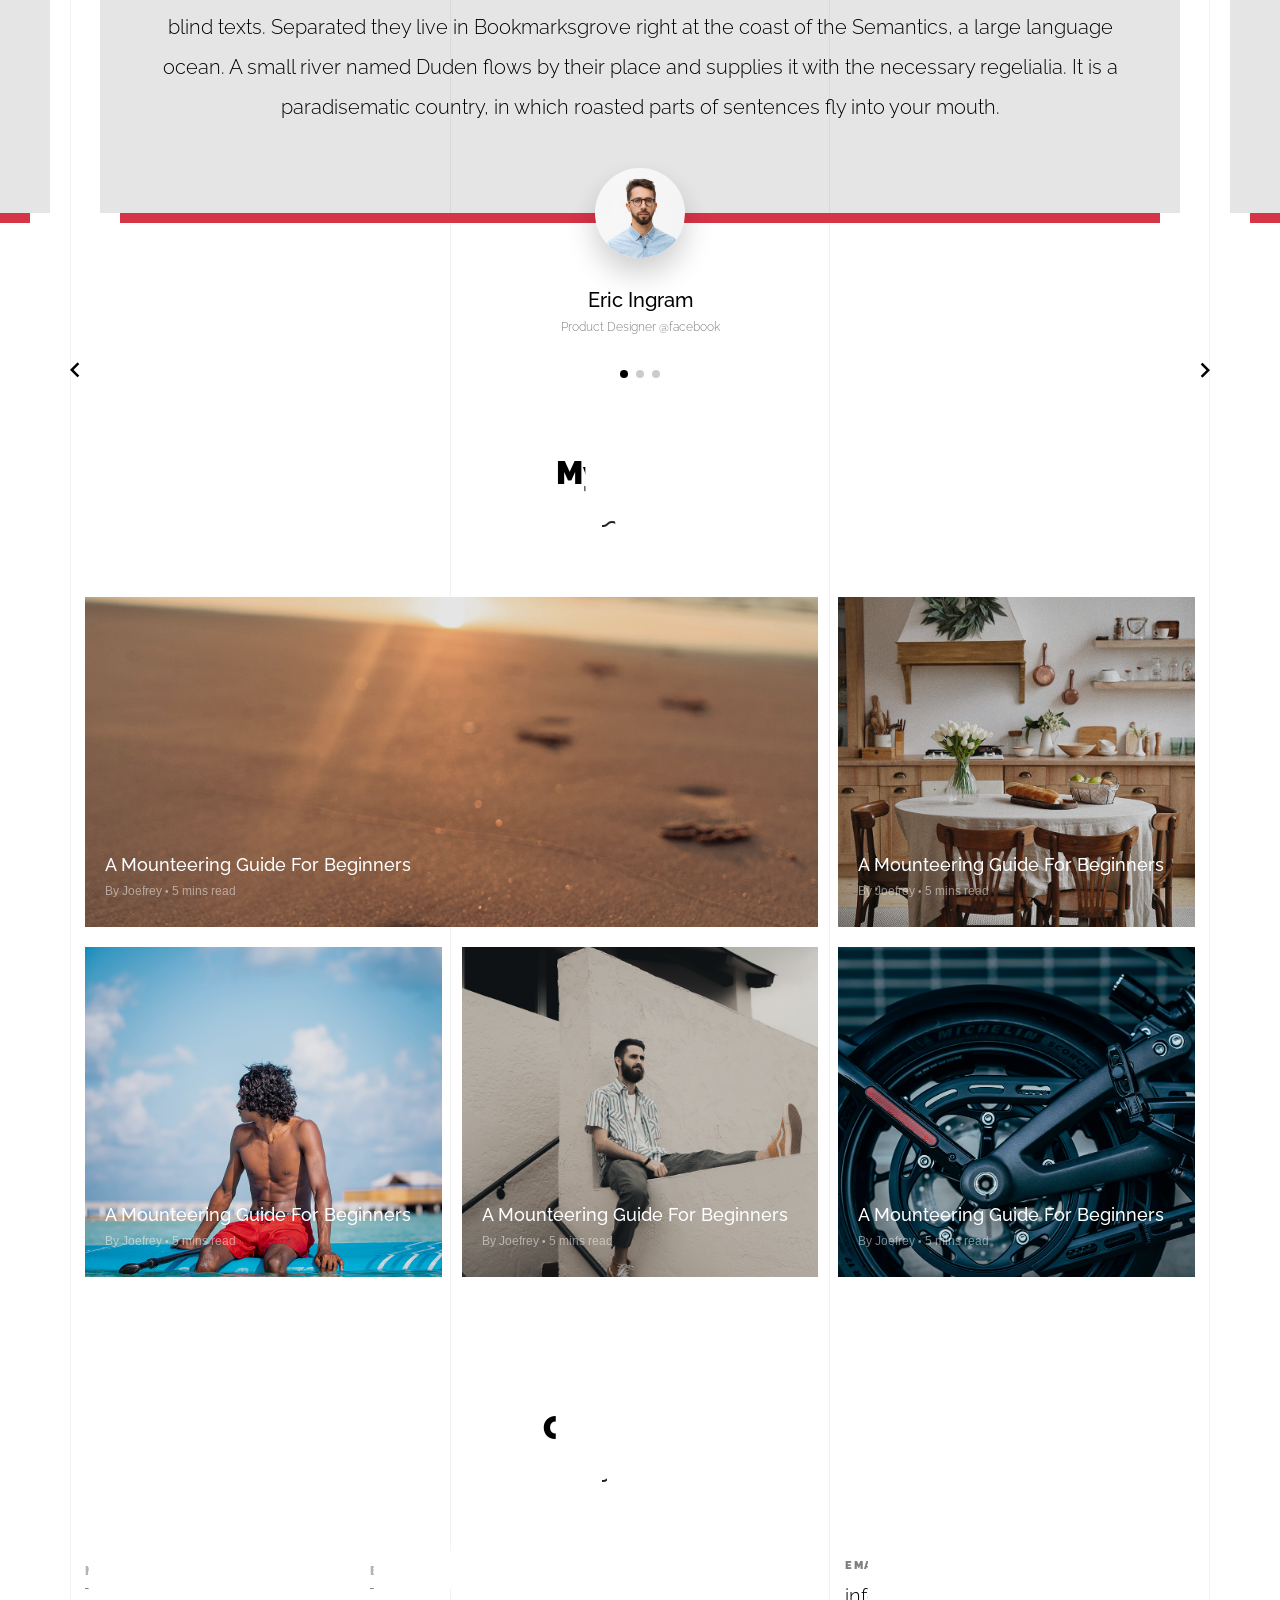
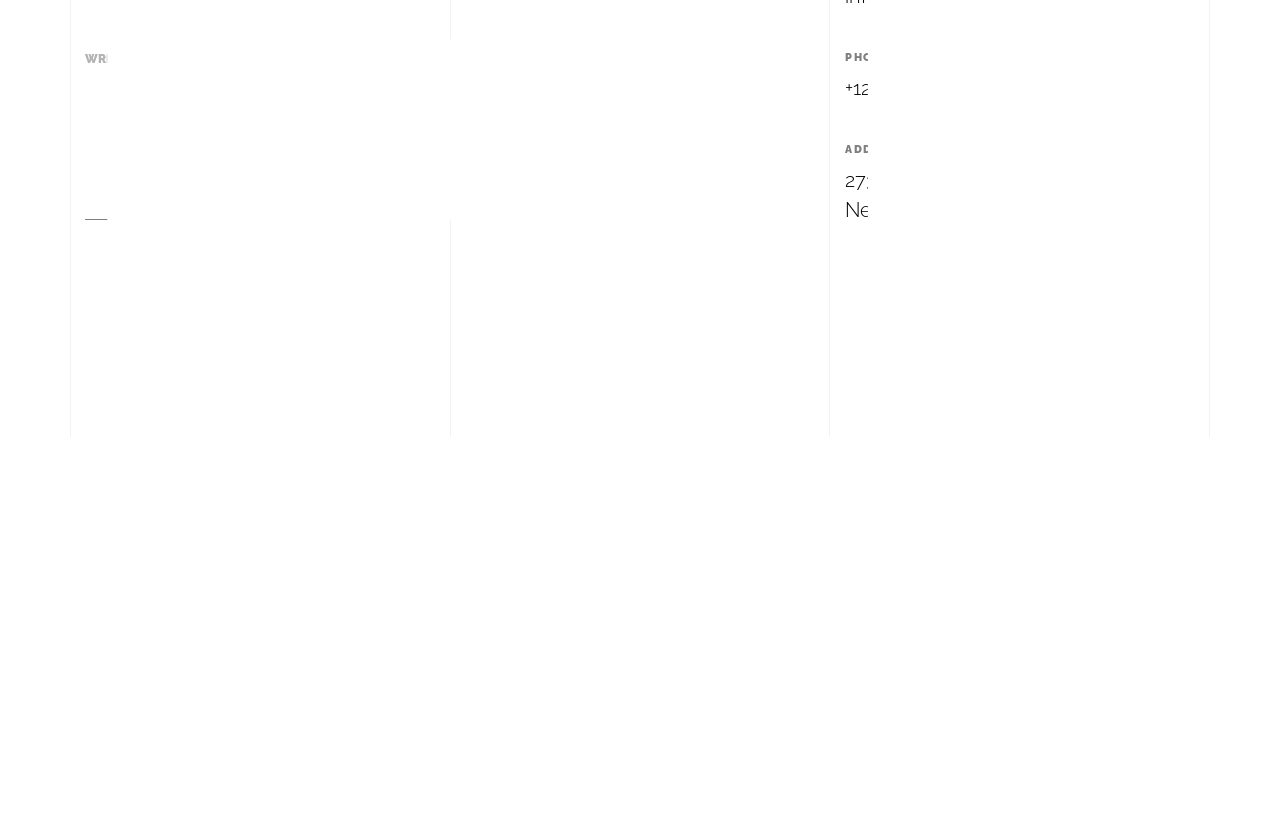
<file: light/index-right-menu.html>
<!doctype html>
<html lang="en">
  <head>
    <title>Unfold &mdash; A onepage portfolio HTML template by Unslate.co</title>
    <meta charset="utf-8">
    <meta name="viewport" content="width=device-width, initial-scale=1, shrink-to-fit=no">

    <meta name="description" content="A onepage portfolio HTML template by Unslate.co">
    <meta name="keywords" content="html, css, javascript, jquery">
    <meta name="author" content="Unslate.co">

    <link rel="stylesheet" href="css/vendor/icomoon/style.css">
    <link rel="stylesheet" href="css/vendor/owl.carousel.min.css">
    <link rel="stylesheet" href="css/vendor/aos.css">
    <link rel="stylesheet" href="css/vendor/animate.min.css">
    <link rel="stylesheet" href="css/vendor/bootstrap.min.css">
    <link rel="stylesheet" href="css/vendor/jquery.fancybox.min.css">
    

    <!-- Theme Style -->
    <link rel="stylesheet" href="css/style.css">

  </head>
  <body data-spy="scroll" data-target=".site-nav-target" data-offset="200">

    <nav class="unslate_co--site-mobile-menu">
      <div class="close-wrap d-flex">
        <a href="#" class="d-flex ml-auto js-menu-toggle">
          <span class="close-label">Close</span>
          <div class="close-times">
            <span class="bar1"></span>
            <span class="bar2"></span>
          </div>
        </a>
      </div>
      <div class="site-mobile-inner"></div>
    </nav>


    <div class="unslate_co--site-wrap">

      <div class="unslate_co--site-inner">

        <div class="lines-wrap">
          <div class="lines-inner">
            <div class="lines"></div>
          </div>
        </div>
        <!-- END lines -->
      
      <nav class="unslate_co--site-nav site-nav-target">

        <div class="container">
        
          <div class="row align-items-center justify-content-between text-left">

            <div class="col-3">
              <div class="site-logo">
                <a href="index-right-menu.html" class="unslate_co--site-logo">Unfold<span>.</span></a>
              </div>
            </div>
            <div class="col text-right">
              <ul class="site-nav-ul js-clone-nav text-left d-none d-lg-inline-block">
                <li class="has-children">
                  <a href="#home-section" class="nav-link">Home</a>
                  <ul class="dropdown">
                    <li>
                      <a href="index.html">Hero Image BG</a>
                    </li>
                    <li>
                      <a href="index-video.html">Video BG</a>
                    </li>
                    <li>
                      <a href="index-hero-slider.html">Hero Slider</a>
                    </li>
                    <li>
                      <a href="index-sidebar-menu.html">Sidebar Menu</a>
                    </li>
                    <li>
                      <a href="index-right-menu.html">Right Menu</a>
                    </li>
                  </ul>
                </li>
                <li><a href="#portfolio-section" class="nav-link">Portfolio</a></li>
                <li><a href="#about-section" class="nav-link">About</a></li>
                <li><a href="#services-section" class="nav-link">Services</a></li>
                <li><a href="#skills-section" class="nav-link">Skills</a></li>
                <li><a href="#testimonial-section" class="nav-link">Testimonial</a></li>
                <li><a href="#journal-section" class="nav-link">Journal</a></li>
                <li><a href="#contact-section" class="nav-link">Contact</a></li>
              </ul>

              <ul class="site-nav-ul-none-onepage text-right d-inline-block d-lg-none">
                <li><a href="#" class="js-menu-toggle">Menu</a></li>
              </ul>
            </div>
            
          </div>
        </div>

      </nav>
      <!-- END nav -->

      <div class="cover-v1 jarallax overlay" style="background-image: url('images/cover_bg_1.jpg');" id="home-section">
        <div class="container">
          <div class="row align-items-center">
              
            <div class="col-md-7 mx-auto text-center">
              <h1 class="heading gsap-reveal-hero text-white">Unfold</h1>
              <h2 class="subheading gsap-reveal-hero text-white">I’m Eric Woodman A Product Designer Based In San Francisco</h2>
            </div>

          </div>
        </div>


        <!-- dov -->
        <a href="#portfolio-section" class="mouse-wrap smoothscroll">
          <span class="mouse">
            <span class="scroll"></span>
          </span>
          <span class="mouse-label">Scroll</span>
        </a>

      </div>
      <!-- END .cover-v1 -->

      <div class="unslate_co--section" id="portfolio-section">
        <div class="container">
          
          
          <div class="relative"><div class="loader-portfolio-wrap"><div class="loader-portfolio dark"></div></div> </div>
          <div id="portfolio-single-holder"></div>

          <div class="portfolio-wrapper">

            <div class="d-flex align-items-center mb-4 gsap-reveal gsap-reveal-filter">
              <h2 class="mr-auto heading-h2">Portfolio</h2>
              
              <a href="#" class="text-black js-filter d-inline-block d-lg-none">Filter</a>
              
              <div class="filter-wrap">
                <div class="filter ml-auto" id="filters">
                  <a href="#" class="active" data-filter="*">All</a>
                  <a href="#" data-filter=".web">Web</a>
                  <a href="#" data-filter=".branding">Branding</a>
                  <a href="#" data-filter=".illustration">Illustration</a>
                  <a href="#" data-filter=".packaging">Packaging</a>
                </div>
              </div>
            </div>


            
            <div id="posts" class="row gutter-isotope-item">
              <div class="item web branding col-sm-6 col-md-6 col-lg-4 isotope-mb-2">
                <a href="portfolio-single-1.html" class="portfolio-item ajax-load-page isotope-item gsap-reveal-img" data-id="1">
                    <div class="overlay">
                      <span class="wrap-icon icon-link2"></span>
                      <div class="portfolio-item-content">
                        <h3>Shoe Rebranding</h3>
                        <p>web, branding</p>
                      </div>
                    </div>
                    <img src="images/work_1_md.jpg" class="lazyload  img-fluid" alt="Images" />
                  </a>
              </div>
              <div class="item branding packaging illustration col-sm-6 col-md-6 col-lg-4 isotope-mb-2 ">
                <a href="portfolio-single-3.html" class="portfolio-item ajax-load-page item-portrait isotope-item gsap-reveal-img" data-id="3">
                    <div class="overlay">
                      <span class="wrap-icon icon-link2"></span>
                      <div class="portfolio-item-content">
                        <h3>Reworking</h3>
                        <p>branding, packaging, illustration</p>
                      </div>
                    </div>
                    <img src="images/work_2_md.jpg" class="lazyload  img-fluid" alt="Images" />
                  </a>
              </div>

              <div class="item branding packaging col-sm-6 col-md-6 col-lg-4 isotope-mb-2">
                <a href="portfolio-single-4.html" class="portfolio-item isotope-item ajax-load-page gsap-reveal-img" data-id="4">
                    <div class="overlay">
                      <span class="wrap-icon icon-link2"></span>
                      <div class="portfolio-item-content">
                        <h3>Modern Building</h3>
                        <p>branding, packaging</p>
                      </div>
                    </div>
                    <img src="images/work_3_md.jpg" class="lazyload  img-fluid" alt="Images" />
                  </a>
              </div>

              <div class="item web packaging col-sm-6 col-md-6 col-lg-4 isotope-mb-2">

                <a href="images/work_4_full.jpg" class="portfolio-item isotope-item gsap-reveal-img" data-fancybox="gallery" data-caption="Watch">
                    <div class="overlay">
                      <span class="wrap-icon icon-photo2"></span>
                      <div class="portfolio-item-content">
                        <h3>Watch</h3>
                        <p>web, packaging</p>
                      </div>
                    </div>
                    <img src="images/work_4_full.jpg" class="lazyload  img-fluid" alt="Images" />
                  </a>

              </div>

              <div class="item illustration packaging col-sm-6 col-md-6 col-lg-4 isotope-mb-2">
                <a href="images/work_5_md.jpg" class="portfolio-item isotope-item gsap-reveal-img" data-fancybox="gallery" data-caption="Shoe Rebranding">
                    <div class="overlay">
                      <span class="wrap-icon icon-photo2"></span>
                      <div class="portfolio-item-content">
                        <h3>Shoe Rebranding</h3>
                        <p>illustration, packaging</p>
                      </div>
                    </div>
                    <img src="images/work_5_md.jpg" class="lazyload  img-fluid" alt="Images" />
                  </a>
              </div>

              <div class="item web branding col-sm-6 col-md-6 col-lg-4 isotope-mb-2">
                <a href="portfolio-single-2.html" class="portfolio-item ajax-load-page item-portrait isotope-item gsap-reveal-img" data-id="2">
                    <div class="overlay">
                      <span class="wrap-icon icon-link2"></span>
                      <div class="portfolio-item-content">
                        <h3>Reshape</h3>
                        <p>web, branding</p>
                      </div>
                    </div>
                    <img src="images/work_6_md.jpg" class="lazyload  img-fluid" alt="Images" />
                  </a>
              </div>

              <div class="item branding packaging col-sm-6 col-md-6 col-lg-4 isotope-mb-2">
                <a href="images/work_7_a_md.jpg" class="portfolio-item item-portrait isotope-item gsap-reveal-img" data-fancybox="gallery" data-caption="Modern Building">
                    <div class="overlay">
                      <span class="wrap-icon icon-photo2"></span>
                      <div class="portfolio-item-content">
                        <h3>Modern Building</h3>
                        <p>branding, packaging</p>
                      </div>
                    </div>
                    <img src="images/work_7_a_md.jpg" class="lazyload  img-fluid" alt="Images" />
                  </a>
              </div>

              <div class="item web branding col-sm-6 col-md-6 col-lg-4 isotope-mb-2">
                <a href="https://www.youtube.com/watch?v=mwtbEGNABWU" class="portfolio-item isotope-item gsap-reveal-img" data-fancybox="gallery" data-caption="Showreel 2019">
                    <div class="overlay">
                      <span class="wrap-icon icon-play_circle_filled"></span>
                      <div class="portfolio-item-content">
                        <h3>Showreel 2019</h3>
                        <p>web, branding</p>
                      </div>
                    </div>
                    <img src="images/work_8_md.jpg" class="lazyload  img-fluid" alt="Images" />
                  </a>
              </div>

              <div class="item web illustration col-sm-6 col-md-6 col-lg-4 isotope-mb-2">
                <a href="images/work_9_a_md.jpg" class="portfolio-item isotope-item gsap-reveal-img" data-fancybox="gallery" data-caption="Render Packaging">
                    <div class="overlay">
                      <span class="wrap-icon icon-photo2"></span>
                      <div class="portfolio-item-content">
                        <h3>Render Packaging</h3>
                        <p>web, illustration</p>
                      </div>
                    </div>
                    <img src="images/work_9_a_md.jpg" class="lazyload  img-fluid" alt="Images" />
                  </a>
              </div>

            </div>
            
          </div>


        </div>
      </div>


      <div class="unslate_co--section">
        <div class="container">
          <div class="owl-carousel logo-slider">
            <div class="logo-v1 gsap-reveal">
              <img src="images/logo-google.png" alt="Image" class="img-fluid">
            </div>
            <div class="logo-v1 gsap-reveal">
              <img src="images/logo-puma.png" alt="Image" class="img-fluid">
            </div>
            <div class="logo-v1 gsap-reveal">
              <img src="images/logo-paypal.png" alt="Image" class="img-fluid">
            </div>
            <div class="logo-v1 gsap-reveal">
              <img src="images/logo-adobe.png" alt="Image" class="img-fluid">
            </div>
          </div>
        </div>
      </div>



      <div class="unslate_co--section" id="about-section">
        <div class="container">
          
          <div class="section-heading-wrap text-center mb-5">
            <h2 class="heading-h2 text-center divider"><span class="gsap-reveal">About Me</span></h2>
            <span class="gsap-reveal"><img src="images/divider.png" alt="divider" width="76"></span>
          </div>
          

          <div class="row mt-5 justify-content-between">
            <div class="col-lg-7 mb-5 mb-lg-0" data-aos="fade-up">
              <figure class="dotted-bg gsap-reveal-img">
                <img src="images/about_me_pic.jpg" alt="Image" class="img-fluid">
              </figure>
            </div>
            <div class="col-lg-4 pr-lg-5">
              <h3 class="mb-4 heading-h3"><span class="gsap-reveal">We can make it together</span></h3>
              <p class="lead gsap-reveal">Far far away, behind the word mountains, far from the countries Vokalia and Consonantia, there <a href="#">live the blind</a> texts. </p>
              <p class="mb-4 gsap-reveal">A small river named Duden flows by their place and supplies it with the necessary regelialia. It is a paradisematic country, in which roasted parts of sentences fly into your mouth.</p>
              <p class="gsap-reveal"><a href="#" class="btn btn-outline-pill btn-custom-light">Download my CV</a></p>
            </div>
          </div>
        </div>
      </div>

      <div class="unslate_co--section" id="services-section">
        <div class="container">

          <div class="section-heading-wrap text-center mb-5">
            <h2 class="heading-h2 text-center divider"><span class="gsap-reveal">My Services</span></h2>
            <span class="gsap-reveal"><img src="images/divider.png" alt="divider" width="76"></span>
          </div>

          <div class="row gutter-v3">
            <div class="col-md-6 col-lg-4 mb-4">
              <div class="feature-v1" data-aos="fade-up" data-aos-delay="0">
                <div class="wrap-icon mb-3">
                  <img src="images/svg/001-options.svg" alt="Image" width="45">
                </div>
                <h3>Digital <br> Strategy</h3>
                <p>A small river named Duden flows by their place and supplies it with the necessary regelialia. </p>
              </div> 
            </div>
            <div class="col-md-6 col-lg-4 mb-4">
              <div class="feature-v1" data-aos="fade-up" data-aos-delay="100">
                <div class="wrap-icon mb-3">
                  <img src="images/svg/002-chat.svg" alt="Icon" width="45">
                </div>
                <h3>Web <br> Design</h3>
                <p>A small river named Duden flows by their place and supplies it with the necessary regelialia. </p>
              </div> 
            </div>
            <div class="col-md-6 col-lg-4 mb-4">
              <div class="feature-v1" data-aos="fade-up" data-aos-delay="200">
                <div class="wrap-icon mb-3">
                  <img src="images/svg/003-contact-book.svg" alt="Image" class="img-fluid" width="45">
                </div>
                <h3>User <br> Experience</h3>
                <p>A small river named Duden flows by their place and supplies it with the necessary regelialia. </p>
              </div> 
            </div>

            <div class="col-md-6 col-lg-4 mb-4">
              <div class="feature-v1" data-aos="fade-up" data-aos-delay="0">
                <div class="wrap-icon mb-3">
                  <img src="images/svg/004-percentage.svg" alt="Image" width="45">
                </div>
                <h3>Web <br> Development</h3>
                <p>A small river named Duden flows by their place and supplies it with the necessary regelialia. </p>
              </div> 
            </div>
            <div class="col-md-6 col-lg-4 mb-4">
              <div class="feature-v1" data-aos="fade-up" data-aos-delay="100">
                <div class="wrap-icon mb-3">
                  <img src="images/svg/006-goal.svg" alt="Image" width="45">
                </div>
                <h3>WordPress <br> Solutions</h3>
                <p>A small river named Duden flows by their place and supplies it with the necessary regelialia. </p>
              </div> 
            </div>
            <div class="col-md-6 col-lg-4 mb-4">
              <div class="feature-v1" data-aos="fade-up" data-aos-delay="200">
                <div class="wrap-icon mb-3">
                  <img src="images/svg/005-line-chart.svg" alt="Image" width="45">
                </div>
                <h3>Mobile <br> Applications</h3>
                <p>A small river named Duden flows by their place and supplies it with the necessary regelialia. </p>
              </div> 
            </div>

          </div>

        </div>
      </div>

      <div class="unslate_co--section section-counter" id="skills-section">
        <div class="container">
          <div class="section-heading-wrap text-center mb-5">
            <h2 class="heading-h2 text-center divider"><span class="gsap-reveal">My Skills</span></h2>
            <span class="gsap-reveal"><img src="images/divider.png" alt="divider" width="76"></span>
          </div>


          <div class="row pt-5">
            <div class="col-6 col-sm-6 mb-5 mb-lg-0 col-md-6 col-lg-3" data-aos="fade-up" data-aos-delay="0">
              <div class="counter-v1 text-center">
                <span class="number-wrap">
                  <span class="number number-counter" data-number="90">0</span>
                  <span class="append-text">%</span>
                </span>
                <span class="counter-label">WordPress</span>
              </div>
            </div>
            <div class="col-6 col-sm-6 mb-5 mb-lg-0 col-md-6 col-lg-3" data-aos="fade-up" data-aos-delay="100">
              <div class="counter-v1 text-center">
                <span class="number-wrap">
                  <span class="number number-counter" data-number="99">0</span>
                  <span class="append-text">%</span>
                </span>
                <span class="counter-label">HTML/CSS</span>
              </div>
            </div>
            <div class="col-6 col-sm-6 mb-5 mb-lg-0 col-md-6 col-lg-3" data-aos="fade-up" data-aos-delay="200">
              <div class="counter-v1 text-center">
                <span class="number-wrap">
                  <span class="number number-counter" data-number="95">0</span>
                  <span class="append-text">%</span>
                </span>
                <span class="counter-label">jQuery</span>
              </div>
            </div>
            <div class="col-6 col-sm-6 mb-5 mb-lg-0 col-md-6 col-lg-3" data-aos="fade-up" data-aos-delay="300">
              <div class="counter-v1 text-center">
                <span class="number-wrap">
                  <span class="number number-counter" data-number="100">0</span>
                  <span class="append-text">%</span>
                </span>
                <span class="counter-label">Design</span>
              </div>
            </div>
          </div>
        </div>
      </div>
      <!-- END .counter -->

      <div class="unslate_co--section" id="testimonial-section">
        <div class="container">
          <div class="section-heading-wrap text-center mb-5">
            <h2 class="heading-h2 text-center divider"><span class="gsap-reveal">My Happy Clients</span></h2>
            <span class="gsap-reveal"><img src="images/divider.png" alt="divider" width="76"></span>
          </div>
        </div>

        <div class="owl-carousel testimonial-slider">
          <div>
            <div class="testimonial-v1">
              <div class="testimonial-inner-bg">
                <span class="quote">&ldquo;</span>
                <blockquote>
                  Far far away, behind the word mountains, far from the countries Vokalia and Consonantia, there live the blind texts. Separated they live in Bookmarksgrove right at the coast of the Semantics, a large language ocean. A small river named Duden flows by their place and supplies it with the necessary regelialia. It is a paradisematic country, in which roasted parts of sentences fly into your mouth.
                </blockquote>
              </div>
              
              <div class="testimonial-author-info">
                <img src="images/person_man_1.jpg" alt="Image">
                <h3>Eric Ingram</h3>
                <span class="d-block position">Product Designer @facebook</span>
              </div>

            </div>
          </div>
          <div>
            <div class="testimonial-v1">
              <div class="testimonial-inner-bg">
                <span class="quote">&ldquo;</span>
                <blockquote>
                  Far far away, behind the word mountains, far from the countries Vokalia and Consonantia, there live the blind texts. Separated they live in Bookmarksgrove right at the coast of the Semantics, a large language ocean. A small river named Duden flows by their place and supplies it with the necessary regelialia. It is a paradisematic country, in which roasted parts of sentences fly into your mouth.
                </blockquote>
              </div>
              
              <div class="testimonial-author-info">
                <img src="images/person_man_2.jpg" alt="Image">
                <h3>Ryan Mullins</h3>
                <span class="d-block position">Product Designer @Shopify</span>
              </div>

            </div>
          </div>
          <div>
            <div class="testimonial-v1">
              <div class="testimonial-inner-bg">
                <span class="quote">&ldquo;</span>
                <blockquote>
                  Far far away, behind the word mountains, far from the countries Vokalia and Consonantia, there live the blind texts. Separated they live in Bookmarksgrove right at the coast of the Semantics, a large language ocean. A small river named Duden flows by their place and supplies it with the necessary regelialia. It is a paradisematic country, in which roasted parts of sentences fly into your mouth.
                </blockquote>
              </div>
              
              <div class="testimonial-author-info">
                <img src="images/person_woman_1.jpg" alt="Image">
                <h3>Erica Miller</h3>
                <span class="d-block position">Product Designer @Twitter</span>
              </div>

            </div>
          </div>
        </div>

      </div>
      <!-- END testimonial -->

      <div class="unslate_co--section" id="journal-section">
        <div class="container">
          <div class="section-heading-wrap text-center mb-5">
            <h2 class="heading-h2 text-center divider"><span class="gsap-reveal">My Journal</span></h2>
            <span class="gsap-reveal"><img src="images/divider.png" alt="divider" width="76"></span>
          </div>

          
          <div class="row gutter-v4 align-items-stretch">
            <div class="col-sm-6 col-md-6 col-lg-8 blog-post-entry" data-aos="fade-up" data-aos-delay="0">

              <a href="blog-single.html" class="grid-item blog-item w-100 h-100">
                <div class="overlay">
                  <div class="portfolio-item-content">
                    <h3>A Mounteering Guide For Beginners</h3>
                    <p class="post-meta">By Joefrey <span class="small">&bullet;</span> 5 mins read</p>
                  </div>
                </div>
                <img src="images/post_1.jpg" class="lazyload" alt="Image" />
              </a>


            </div>
            <div class="col-sm-6 col-md-6 col-lg-4 blog-post-entry" data-aos="fade-up" data-aos-delay="100">
              <a href="blog-single.html" class="grid-item blog-item w-100 h-100">
                <div class="overlay">
                  <div class="portfolio-item-content">
                    <h3>A Mounteering Guide For Beginners</h3>
                    <p class="post-meta">By Joefrey <span class="small">&bullet;</span> 5 mins read</p>
                  </div>
                </div>
                <img src="images/post_2.jpg" class="lazyload" alt="Image" />
              </a>
            </div>


            <div class="col-sm-6 col-md-6 col-lg-4 blog-post-entry" data-aos="fade-up" data-aos-delay="0">

              <a href="blog-single.html" class="grid-item blog-item w-100 h-100">
                <div class="overlay">
                  <div class="portfolio-item-content">
                    <h3>A Mounteering Guide For Beginners</h3>
                    <p class="post-meta">By Joefrey <span class="small">&bullet;</span> 5 mins read</p>
                  </div>
                </div>
                <img src="images/post_3.jpg" class="lazyload" alt="Image" />
              </a>


            </div>
            <div class="col-sm-6 col-md-6 col-lg-4 blog-post-entry" data-aos="fade-up" data-aos-delay="100">
              <a href="blog-single.html" class="grid-item blog-item w-100 h-100">
                <div class="overlay">
                  <div class="portfolio-item-content">
                    <h3>A Mounteering Guide For Beginners</h3>
                    <p class="post-meta">By Joefrey <span class="small">&bullet;</span> 5 mins read</p>
                  </div>
                </div>
                <img src="images/post_4.jpg" class="lazyload" alt="Image" />
              </a>
            </div>

            <div class="col-sm-6 col-md-6 col-lg-4 blog-post-entry" data-aos="fade-up" data-aos-delay="200">
              <a href="blog-single.html" class="grid-item blog-item w-100 h-100">
                <div class="overlay">
                  <div class="portfolio-item-content">
                    <h3>A Mounteering Guide For Beginners</h3>
                    <p class="post-meta">By Joefrey <span class="small">&bullet;</span> 5 mins read</p>
                  </div>
                </div>
                <img src="images/post_5.jpg" class="lazyload" alt="Image" />
              </a>
            </div>


          </div>

        </div>
      </div>
      <!-- END blog posts -->


      <div class="unslate_co--section" id="contact-section">
        <div class="container">
          <div class="section-heading-wrap text-center mb-5">
            <h2 class="heading-h2 text-center divider"><span class="gsap-reveal">Get In Touch</span></h2>
            <span class="gsap-reveal"><img src="images/divider.png" alt="divider" width="76"></span>
          </div>


          <div class="row justify-content-between">
            
            <div class="col-md-6">
              <form method="post" class="form-outline-style-v1" id="contactForm">
                <div class="form-group row mb-0">

                  <div class="col-lg-6 form-group gsap-reveal">
                    <label for="name">Name</label>
                    <input name="name" type="text" class="form-control" id="name">
                  </div>
                  <div class="col-lg-6 form-group gsap-reveal">
                    <label for="email">Email</label>
                    <input name="email" type="email" class="form-control" id="email">
                  </div>
                  <div class="col-lg-12 form-group gsap-reveal">
                    <label for="message">Write your message...</label>
                    <textarea name="message" id="message" cols="30" rows="7" class="form-control"></textarea>
                  </div>
                </div>
                <div class="form-group row gsap-reveal">
                    <div class="col-md-12 d-flex align-items-center">
                      <input type="submit" class="btn btn-outline-pill btn-custom-light mr-3" value="Send Message">
                      <span class="submitting"></span>
                    </div>
                  </div>
              </form>
              <div id="form-message-warning" class="mt-4"></div> 
              <div id="form-message-success">
                Your message was sent, thank you!
              </div>

            </div>

            <div class="col-md-4">
              <div class="contact-info-v1">
                <div class="gsap-reveal d-block">
                  <span class="d-block contact-info-label">Email</span>
                  <a href="#" class="contact-info-val">info@unslate.co</a>
                </div>
                <div class="gsap-reveal d-block">
                  <span class="d-block contact-info-label">Phone</span>
                  <a href="#" class="contact-info-val">+12 345 6789 012</a>
                </div>
                <div class="gsap-reveal d-block">
                  <span class="d-block contact-info-label">Address</span>
                  <address class="contact-info-val">273 South Riverview Rd. <br> New York, NY 10011</address>
                </div>
              </div>
            </div>

          </div>
        </div>
      </div>
      </div>

      <footer class="unslate_co--footer unslate_co--section">
        <div class="container">
          <div class="row justify-content-center">
            <div class="col-md-7">
              
              <div class="footer-site-logo"><a href="#">Unfold<span>.</span></a></div>

              <ul class="footer-site-social">
                <li><a href="#">Facebook</a></li>
                <li><a href="#">Twitter</a></li>
                <li><a href="#">Instagram</a></li>
                <li><a href="#">Dribbble</a></li>
                <li><a href="#">Behance</a></li>
              </ul>

              <p class="site-copyright">
                <small>&copy; 2020 <a href="#">Unfold</a>. All Rights Reserved. Design with <span class="icon-heart text-danger"></span> by <a href="#">Unslate.co</a>.</small>
              </p>

            </div>
          </div>
        </div>
      </footer>

      
    </div>

    <!-- Loader -->
    <div id="unslate_co--overlayer"></div>
    <div class="site-loader-wrap">
      <div class="site-loader dark"></div>
    </div>

    <script src="js/scripts-dist.js"></script>
    <script src="js/main.js"></script>

    <!-- Global site tag (gtag.js) - Google Analytics -->
<script async src="https://www.googletagmanager.com/gtag/js?id=UA-157808202-1"></script>
<script>
  window.dataLayer = window.dataLayer || [];
  function gtag(){dataLayer.push(arguments);}
  gtag('js', new Date());

  gtag('config', 'UA-157808202-1');
</script>

  </body>
</html>
</file>
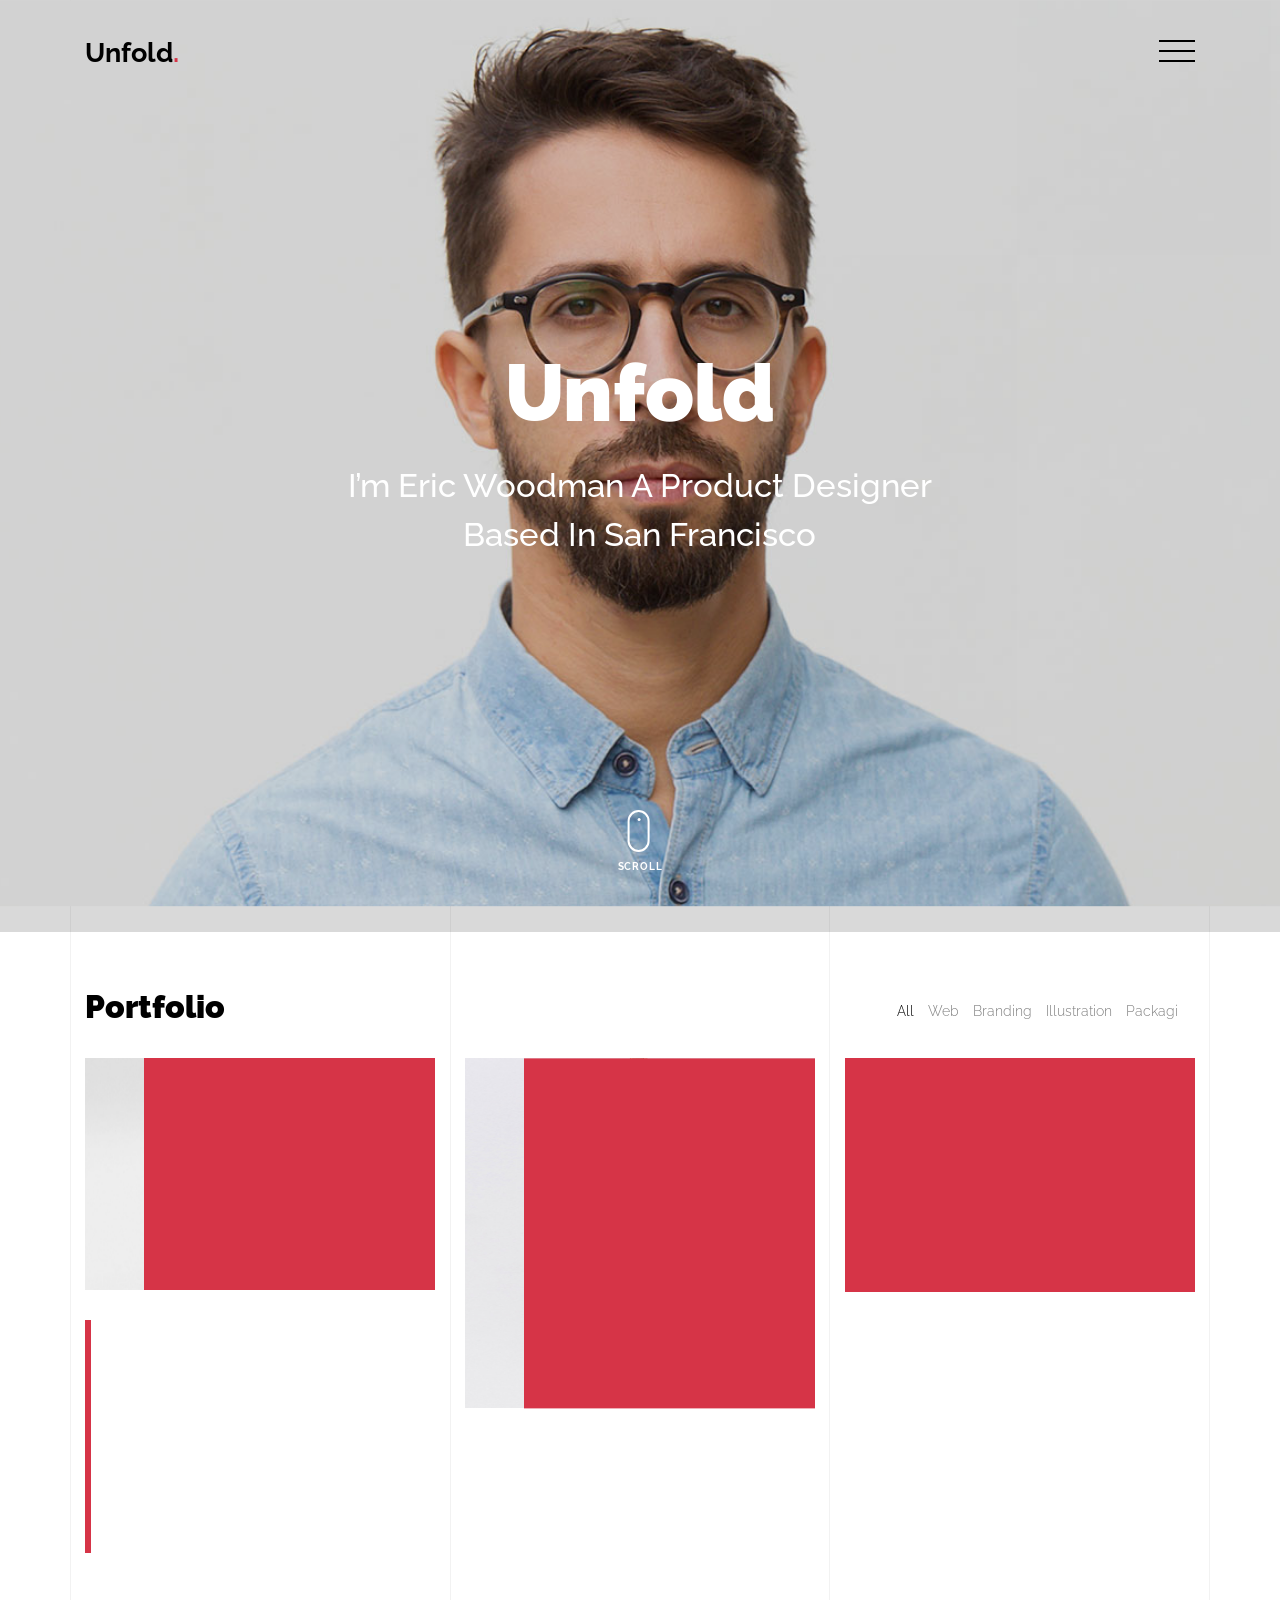
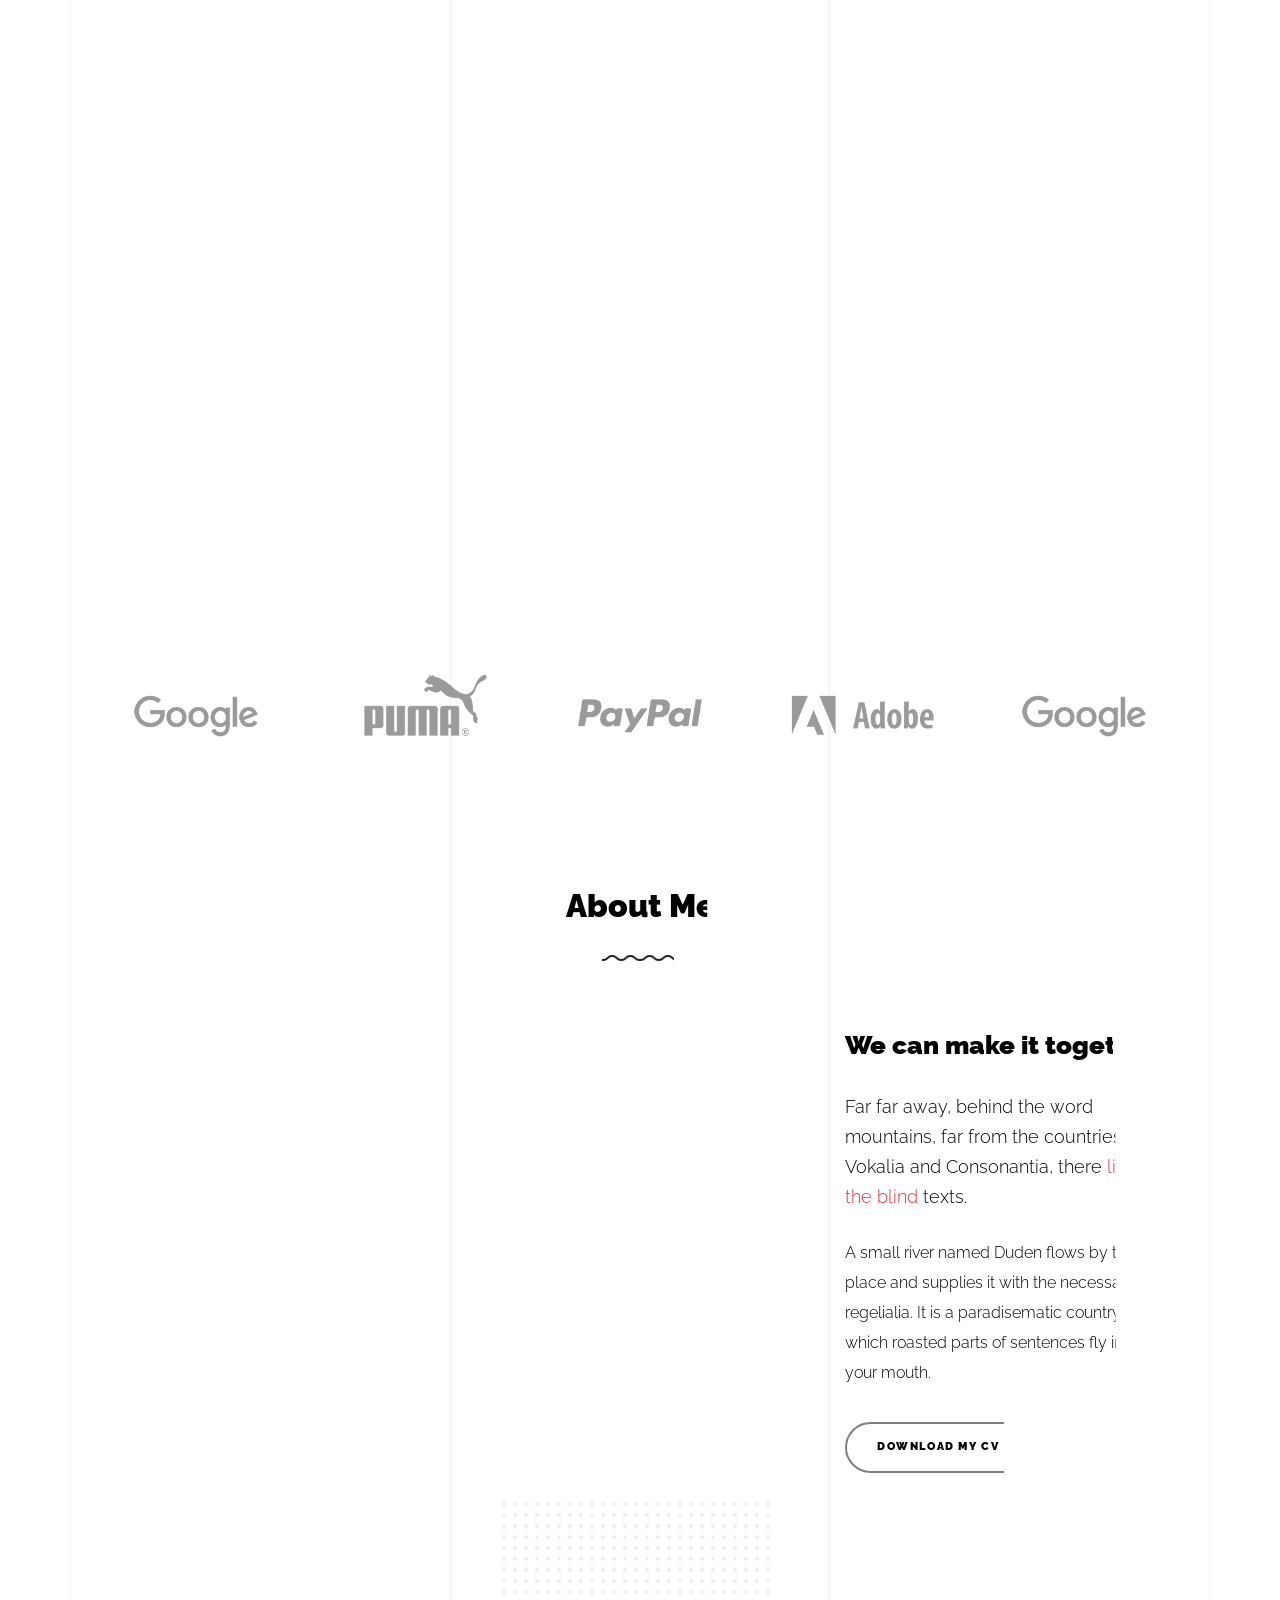
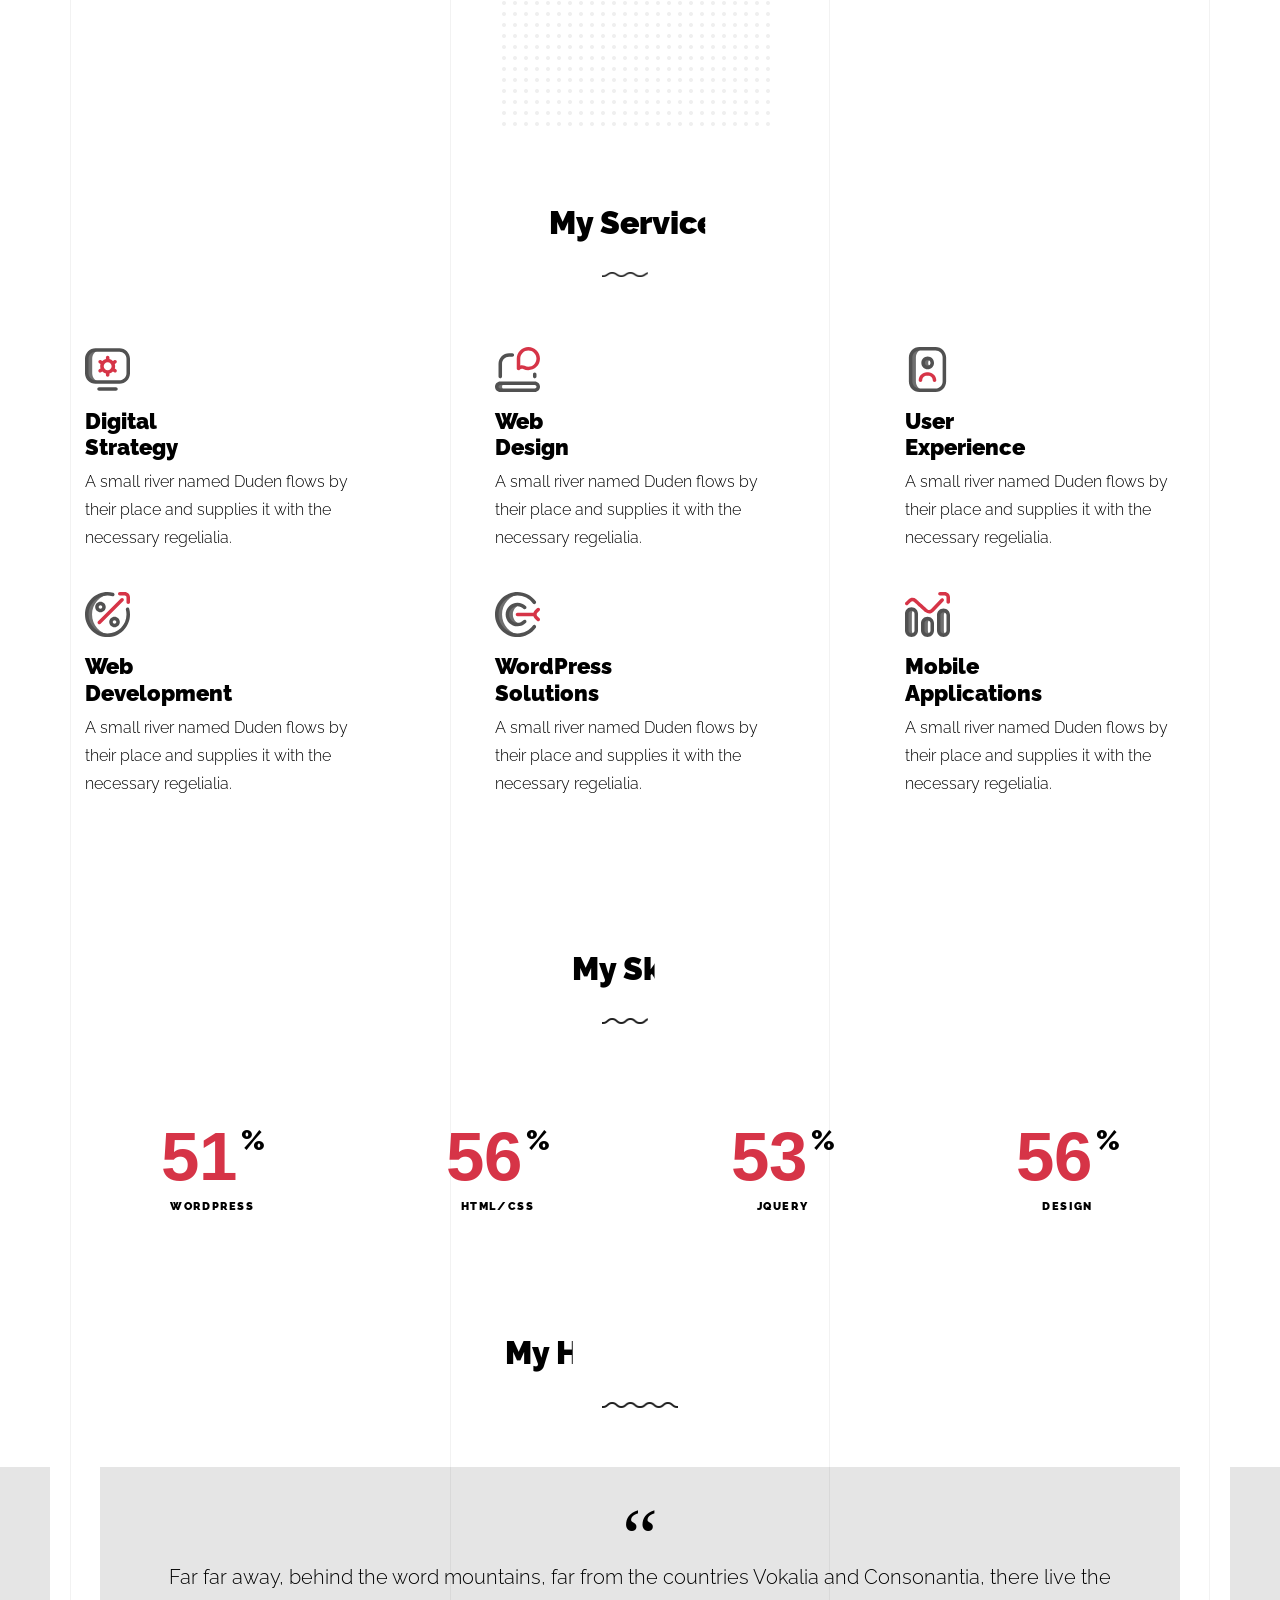
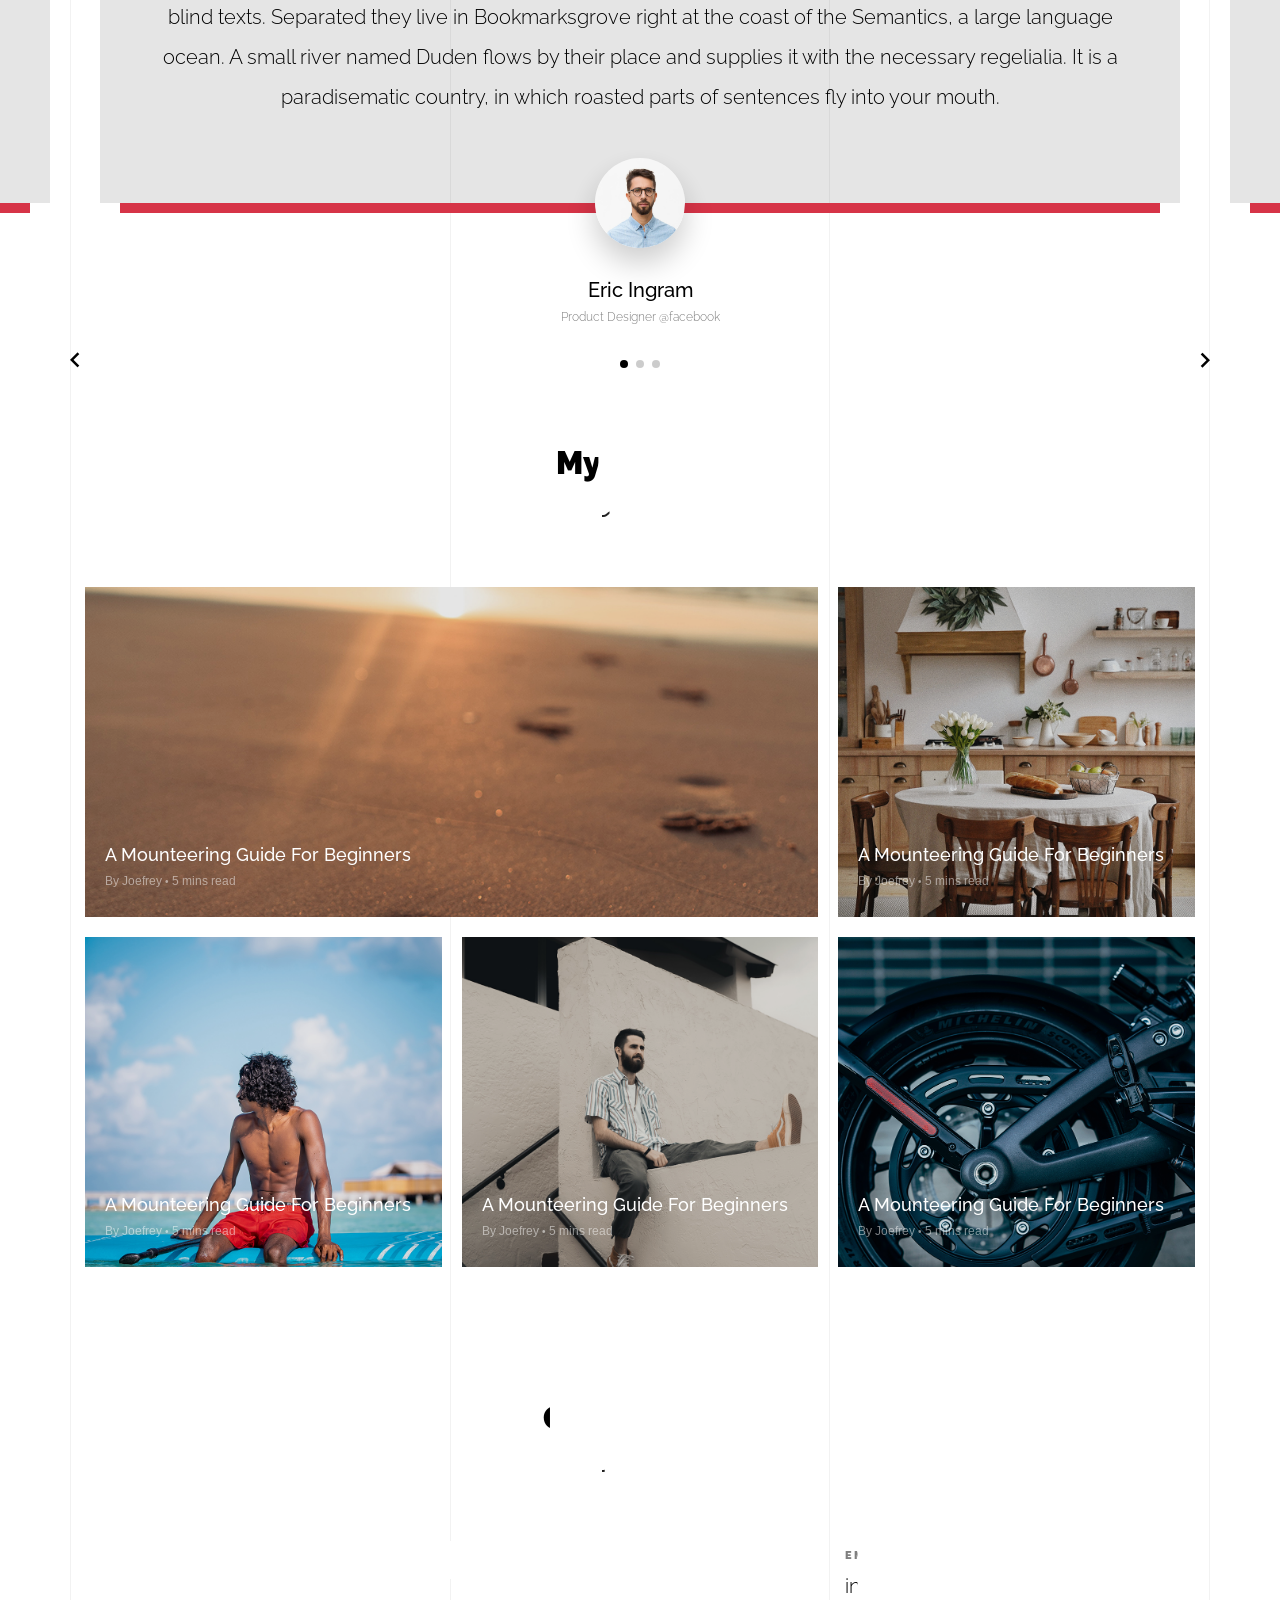
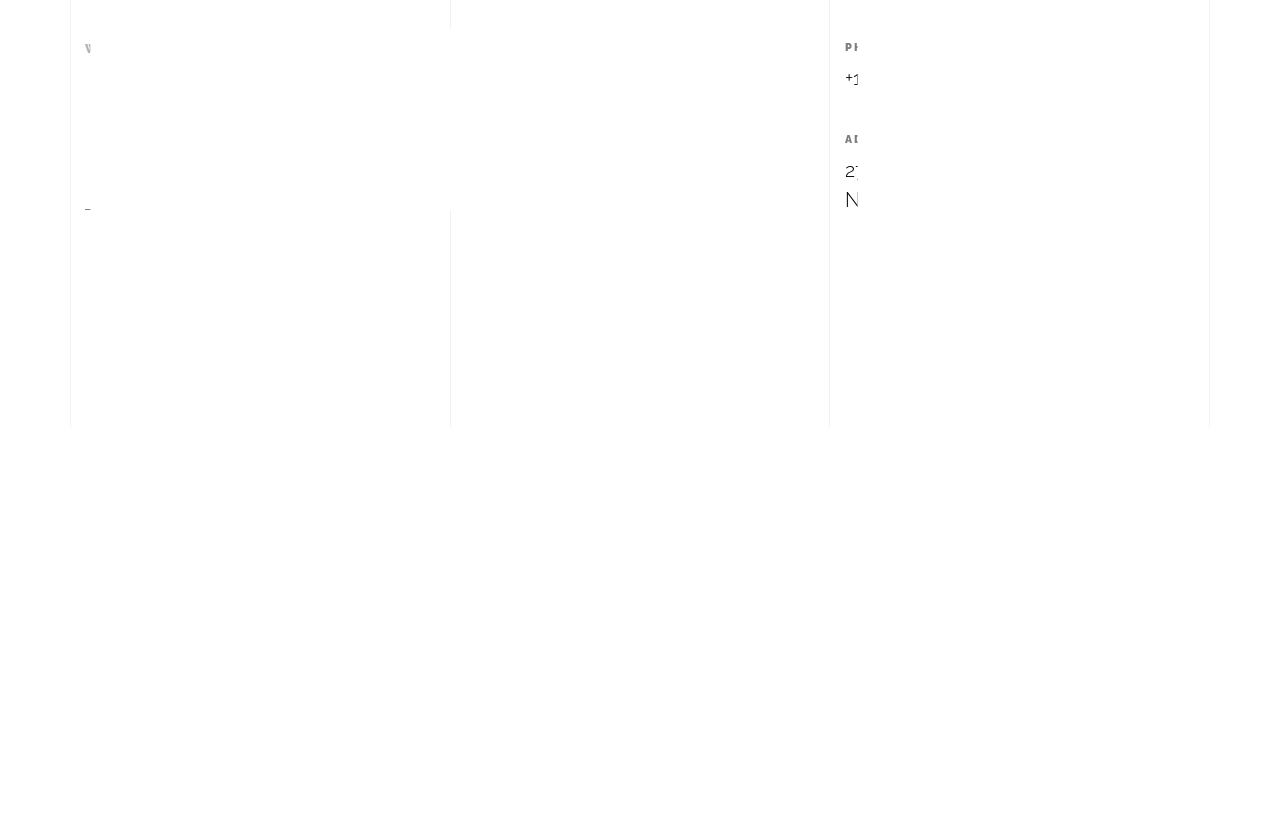
<file: light/index-sidebar-menu.html>
<!doctype html>
<html lang="en">
  <head>
    <title>Unfold &mdash; A onepage portfolio HTML template by Unslate.co</title>
    <meta charset="utf-8">
    <meta name="viewport" content="width=device-width, initial-scale=1, shrink-to-fit=no">

    <meta name="description" content="A onepage portfolio HTML template by Unslate.co">
    <meta name="keywords" content="html, css, javascript, jquery">
    <meta name="author" content="Unslate.co">

    <link rel="stylesheet" href="css/vendor/icomoon/style.css">
    <link rel="stylesheet" href="css/vendor/owl.carousel.min.css">
    <link rel="stylesheet" href="css/vendor/aos.css">
    <link rel="stylesheet" href="css/vendor/animate.min.css">
    <link rel="stylesheet" href="css/vendor/bootstrap.min.css">
    <link rel="stylesheet" href="css/vendor/jquery.fancybox.min.css">
    

    <!-- Theme Style -->
    <link rel="stylesheet" href="css/style.css">

  </head>
  <body data-spy="scroll" data-target=".site-nav-target" data-offset="200">

    <nav class="unslate_co--site-mobile-menu">
      <div class="close-wrap d-flex">
        <a href="#" class="d-flex ml-auto js-menu-toggle">
          <span class="close-label">Close</span>
          <div class="close-times">
            <span class="bar1"></span>
            <span class="bar2"></span>
          </div>
        </a>
      </div>
      <div class="site-mobile-inner"></div>
    </nav>


    <div class="unslate_co--site-wrap">

      <div class="unslate_co--site-inner">

        <div class="lines-wrap">
          <div class="lines-inner">
            <div class="lines"></div>
          </div>
        </div>
        <!-- END lines -->
      
      <nav class="unslate_co--site-nav dark site-nav-target">

        <div class="container">
        
          <div class="row align-items-center justify-content-between text-left">

            <div class="col-3">
              <div class="site-logo">
                <a href="index-sidebar-menu.html" class="unslate_co--site-logo">Unfold<span>.</span></a>
              </div>
            </div>
            <div class="col text-right">
              <ul class="site-nav-ul js-clone-nav text-left d-none d-lg-inline-none">
                <li class="has-children">
                  <a href="#home-section" class="nav-link">Home</a>
                  <ul class="dropdown">
                    <li>
                      <a href="index.html">Hero Image BG</a>
                    </li>
                    <li>
                      <a href="index-video.html">Video BG</a>
                    </li>
                    <li>
                      <a href="index-hero-slider.html">Hero Slider</a>
                    </li>
                    <li>
                      <a href="index-sidebar-menu.html">Sidebar Menu</a>
                    </li>
                    <li>
                      <a href="index-right-menu.html">Right Menu</a>
                    </li>
                  </ul>
                </li>
                <li><a href="#portfolio-section" class="nav-link">Portfolio</a></li>
                <li><a href="#about-section" class="nav-link">About</a></li>
                <li><a href="#services-section" class="nav-link">Services</a></li>
                <li><a href="#skills-section" class="nav-link">Skills</a></li>
                <li><a href="#testimonial-section" class="nav-link">Testimonial</a></li>
                <li><a href="#journal-section" class="nav-link">Journal</a></li>
                <li><a href="#contact-section" class="nav-link">Contact</a></li>
              </ul>
              
              <a href="#" class="burger-toggle-menu js-burger-toggle-menu ml-auto py-4">
                <span></span>
                <span></span>
                <span></span>
              </a>

            </div>
            
          </div>
        </div>

      </nav>
      <!-- END nav -->

      <div class="cover-v1 jarallax overlay" style="background-image: url('images/cover_bg_1.jpg');" id="home-section">
        <div class="container">
          <div class="row align-items-center">
              
            <div class="col-md-7 mx-auto text-center">
              <h1 class="heading gsap-reveal-hero text-white">Unfold</h1>
              <h2 class="subheading gsap-reveal-hero text-white">I’m Eric Woodman A Product Designer Based In San Francisco</h2>
            </div>

          </div>
        </div>


        <!-- dov -->
        <a href="#portfolio-section" class="mouse-wrap smoothscroll">
          <span class="mouse">
            <span class="scroll"></span>
          </span>
          <span class="mouse-label">Scroll</span>
        </a>

      </div>
      <!-- END .cover-v1 -->

      <div class="unslate_co--section" id="portfolio-section">
        <div class="container">
          
          
          <div class="relative"><div class="loader-portfolio-wrap"><div class="loader-portfolio dark"></div></div> </div>
          <div id="portfolio-single-holder"></div>

          <div class="portfolio-wrapper">

            <div class="d-flex align-items-center mb-4 gsap-reveal gsap-reveal-filter">
              <h2 class="mr-auto heading-h2">Portfolio</h2>
              
              <a href="#" class="text-black js-filter d-inline-block d-lg-none">Filter</a>
              
              <div class="filter-wrap">
                <div class="filter ml-auto" id="filters">
                  <a href="#" class="active" data-filter="*">All</a>
                  <a href="#" data-filter=".web">Web</a>
                  <a href="#" data-filter=".branding">Branding</a>
                  <a href="#" data-filter=".illustration">Illustration</a>
                  <a href="#" data-filter=".packaging">Packaging</a>
                </div>
              </div>
            </div>


            
            <div id="posts" class="row gutter-isotope-item">
              <div class="item web branding col-sm-6 col-md-6 col-lg-4 isotope-mb-2">
                <a href="portfolio-single-1.html" class="portfolio-item ajax-load-page isotope-item gsap-reveal-img" data-id="1">
                    <div class="overlay">
                      <span class="wrap-icon icon-link2"></span>
                      <div class="portfolio-item-content">
                        <h3>Shoe Rebranding</h3>
                        <p>web, branding</p>
                      </div>
                    </div>
                    <img src="images/work_1_md.jpg" class="lazyload  img-fluid" alt="Images" />
                  </a>
              </div>
              <div class="item branding packaging illustration col-sm-6 col-md-6 col-lg-4 isotope-mb-2 ">
                <a href="portfolio-single-3.html" class="portfolio-item ajax-load-page item-portrait isotope-item gsap-reveal-img" data-id="3">
                    <div class="overlay">
                      <span class="wrap-icon icon-link2"></span>
                      <div class="portfolio-item-content">
                        <h3>Reworking</h3>
                        <p>branding, packaging, illustration</p>
                      </div>
                    </div>
                    <img src="images/work_2_md.jpg" class="lazyload  img-fluid" alt="Images" />
                  </a>
              </div>

              <div class="item branding packaging col-sm-6 col-md-6 col-lg-4 isotope-mb-2">
                <a href="portfolio-single-4.html" class="portfolio-item isotope-item ajax-load-page gsap-reveal-img" data-id="4">
                    <div class="overlay">
                      <span class="wrap-icon icon-link2"></span>
                      <div class="portfolio-item-content">
                        <h3>Modern Building</h3>
                        <p>branding, packaging</p>
                      </div>
                    </div>
                    <img src="images/work_3_md.jpg" class="lazyload  img-fluid" alt="Images" />
                  </a>
              </div>

              <div class="item web packaging col-sm-6 col-md-6 col-lg-4 isotope-mb-2">

                <a href="images/work_4_full.jpg" class="portfolio-item isotope-item gsap-reveal-img" data-fancybox="gallery" data-caption="Watch">
                    <div class="overlay">
                      <span class="wrap-icon icon-photo2"></span>
                      <div class="portfolio-item-content">
                        <h3>Watch</h3>
                        <p>web, packaging</p>
                      </div>
                    </div>
                    <img src="images/work_4_full.jpg" class="lazyload  img-fluid" alt="Images" />
                  </a>

              </div>

              <div class="item illustration packaging col-sm-6 col-md-6 col-lg-4 isotope-mb-2">
                <a href="images/work_5_md.jpg" class="portfolio-item isotope-item gsap-reveal-img" data-fancybox="gallery" data-caption="Shoe Rebranding">
                    <div class="overlay">
                      <span class="wrap-icon icon-photo2"></span>
                      <div class="portfolio-item-content">
                        <h3>Shoe Rebranding</h3>
                        <p>illustration, packaging</p>
                      </div>
                    </div>
                    <img src="images/work_5_md.jpg" class="lazyload  img-fluid" alt="Images" />
                  </a>
              </div>

              <div class="item web branding col-sm-6 col-md-6 col-lg-4 isotope-mb-2">
                <a href="portfolio-single-2.html" class="portfolio-item ajax-load-page item-portrait isotope-item gsap-reveal-img" data-id="2">
                    <div class="overlay">
                      <span class="wrap-icon icon-link2"></span>
                      <div class="portfolio-item-content">
                        <h3>Reshape</h3>
                        <p>web, branding</p>
                      </div>
                    </div>
                    <img src="images/work_6_md.jpg" class="lazyload  img-fluid" alt="Images" />
                  </a>
              </div>

              <div class="item branding packaging col-sm-6 col-md-6 col-lg-4 isotope-mb-2">
                <a href="images/work_7_a_md.jpg" class="portfolio-item item-portrait isotope-item gsap-reveal-img" data-fancybox="gallery" data-caption="Modern Building">
                    <div class="overlay">
                      <span class="wrap-icon icon-photo2"></span>
                      <div class="portfolio-item-content">
                        <h3>Modern Building</h3>
                        <p>branding, packaging</p>
                      </div>
                    </div>
                    <img src="images/work_7_a_md.jpg" class="lazyload  img-fluid" alt="Images" />
                  </a>
              </div>

              <div class="item web branding col-sm-6 col-md-6 col-lg-4 isotope-mb-2">
                <a href="https://www.youtube.com/watch?v=mwtbEGNABWU" class="portfolio-item isotope-item gsap-reveal-img" data-fancybox="gallery" data-caption="Showreel 2019">
                    <div class="overlay">
                      <span class="wrap-icon icon-play_circle_filled"></span>
                      <div class="portfolio-item-content">
                        <h3>Showreel 2019</h3>
                        <p>web, branding</p>
                      </div>
                    </div>
                    <img src="images/work_8_md.jpg" class="lazyload  img-fluid" alt="Images" />
                  </a>
              </div>

              <div class="item web illustration col-sm-6 col-md-6 col-lg-4 isotope-mb-2">
                <a href="images/work_9_a_md.jpg" class="portfolio-item isotope-item gsap-reveal-img" data-fancybox="gallery" data-caption="Render Packaging">
                    <div class="overlay">
                      <span class="wrap-icon icon-photo2"></span>
                      <div class="portfolio-item-content">
                        <h3>Render Packaging</h3>
                        <p>web, illustration</p>
                      </div>
                    </div>
                    <img src="images/work_9_a_md.jpg" class="lazyload  img-fluid" alt="Images" />
                  </a>
              </div>

            </div>
            
          </div>


        </div>
      </div>


      <div class="unslate_co--section">
        <div class="container">
          <div class="owl-carousel logo-slider">
            <div class="logo-v1 gsap-reveal">
              <img src="images/logo-google.png" alt="Image" class="img-fluid">
            </div>
            <div class="logo-v1 gsap-reveal">
              <img src="images/logo-puma.png" alt="Image" class="img-fluid">
            </div>
            <div class="logo-v1 gsap-reveal">
              <img src="images/logo-paypal.png" alt="Image" class="img-fluid">
            </div>
            <div class="logo-v1 gsap-reveal">
              <img src="images/logo-adobe.png" alt="Image" class="img-fluid">
            </div>
          </div>
        </div>
      </div>



      <div class="unslate_co--section" id="about-section">
        <div class="container">
          
          <div class="section-heading-wrap text-center mb-5">
            <h2 class="heading-h2 text-center divider"><span class="gsap-reveal">About Me</span></h2>
            <span class="gsap-reveal"><img src="images/divider.png" alt="divider" width="76"></span>
          </div>
          

          <div class="row mt-5 justify-content-between">
            <div class="col-lg-7 mb-5 mb-lg-0" data-aos="fade-up">
              <figure class="dotted-bg gsap-reveal-img">
                <img src="images/about_me_pic.jpg" alt="Image" class="img-fluid">
              </figure>
            </div>
            <div class="col-lg-4 pr-lg-5">
              <h3 class="mb-4 heading-h3"><span class="gsap-reveal">We can make it together</span></h3>
              <p class="lead gsap-reveal">Far far away, behind the word mountains, far from the countries Vokalia and Consonantia, there <a href="#">live the blind</a> texts. </p>
              <p class="mb-4 gsap-reveal">A small river named Duden flows by their place and supplies it with the necessary regelialia. It is a paradisematic country, in which roasted parts of sentences fly into your mouth.</p>
              <p class="gsap-reveal"><a href="#" class="btn btn-outline-pill btn-custom-light">Download my CV</a></p>
            </div>
          </div>
        </div>
      </div>

      <div class="unslate_co--section" id="services-section">
        <div class="container">

          <div class="section-heading-wrap text-center mb-5">
            <h2 class="heading-h2 text-center divider"><span class="gsap-reveal">My Services</span></h2>
            <span class="gsap-reveal"><img src="images/divider.png" alt="divider" width="76"></span>
          </div>

          <div class="row gutter-v3">
            <div class="col-md-6 col-lg-4 mb-4">
              <div class="feature-v1" data-aos="fade-up" data-aos-delay="0">
                <div class="wrap-icon mb-3">
                  <img src="images/svg/001-options.svg" alt="Image" width="45">
                </div>
                <h3>Digital <br> Strategy</h3>
                <p>A small river named Duden flows by their place and supplies it with the necessary regelialia. </p>
              </div> 
            </div>
            <div class="col-md-6 col-lg-4 mb-4">
              <div class="feature-v1" data-aos="fade-up" data-aos-delay="100">
                <div class="wrap-icon mb-3">
                  <img src="images/svg/002-chat.svg" alt="Icon" width="45">
                </div>
                <h3>Web <br> Design</h3>
                <p>A small river named Duden flows by their place and supplies it with the necessary regelialia. </p>
              </div> 
            </div>
            <div class="col-md-6 col-lg-4 mb-4">
              <div class="feature-v1" data-aos="fade-up" data-aos-delay="200">
                <div class="wrap-icon mb-3">
                  <img src="images/svg/003-contact-book.svg" alt="Image" class="img-fluid" width="45">
                </div>
                <h3>User <br> Experience</h3>
                <p>A small river named Duden flows by their place and supplies it with the necessary regelialia. </p>
              </div> 
            </div>

            <div class="col-md-6 col-lg-4 mb-4">
              <div class="feature-v1" data-aos="fade-up" data-aos-delay="0">
                <div class="wrap-icon mb-3">
                  <img src="images/svg/004-percentage.svg" alt="Image" width="45">
                </div>
                <h3>Web <br> Development</h3>
                <p>A small river named Duden flows by their place and supplies it with the necessary regelialia. </p>
              </div> 
            </div>
            <div class="col-md-6 col-lg-4 mb-4">
              <div class="feature-v1" data-aos="fade-up" data-aos-delay="100">
                <div class="wrap-icon mb-3">
                  <img src="images/svg/006-goal.svg" alt="Image" width="45">
                </div>
                <h3>WordPress <br> Solutions</h3>
                <p>A small river named Duden flows by their place and supplies it with the necessary regelialia. </p>
              </div> 
            </div>
            <div class="col-md-6 col-lg-4 mb-4">
              <div class="feature-v1" data-aos="fade-up" data-aos-delay="200">
                <div class="wrap-icon mb-3">
                  <img src="images/svg/005-line-chart.svg" alt="Image" width="45">
                </div>
                <h3>Mobile <br> Applications</h3>
                <p>A small river named Duden flows by their place and supplies it with the necessary regelialia. </p>
              </div> 
            </div>

          </div>

        </div>
      </div>

      <div class="unslate_co--section section-counter" id="skills-section">
        <div class="container">
          <div class="section-heading-wrap text-center mb-5">
            <h2 class="heading-h2 text-center divider"><span class="gsap-reveal">My Skills</span></h2>
            <span class="gsap-reveal"><img src="images/divider.png" alt="divider" width="76"></span>
          </div>


          <div class="row pt-5">
            <div class="col-6 col-sm-6 mb-5 mb-lg-0 col-md-6 col-lg-3" data-aos="fade-up" data-aos-delay="0">
              <div class="counter-v1 text-center">
                <span class="number-wrap">
                  <span class="number number-counter" data-number="90">0</span>
                  <span class="append-text">%</span>
                </span>
                <span class="counter-label">WordPress</span>
              </div>
            </div>
            <div class="col-6 col-sm-6 mb-5 mb-lg-0 col-md-6 col-lg-3" data-aos="fade-up" data-aos-delay="100">
              <div class="counter-v1 text-center">
                <span class="number-wrap">
                  <span class="number number-counter" data-number="99">0</span>
                  <span class="append-text">%</span>
                </span>
                <span class="counter-label">HTML/CSS</span>
              </div>
            </div>
            <div class="col-6 col-sm-6 mb-5 mb-lg-0 col-md-6 col-lg-3" data-aos="fade-up" data-aos-delay="200">
              <div class="counter-v1 text-center">
                <span class="number-wrap">
                  <span class="number number-counter" data-number="95">0</span>
                  <span class="append-text">%</span>
                </span>
                <span class="counter-label">jQuery</span>
              </div>
            </div>
            <div class="col-6 col-sm-6 mb-5 mb-lg-0 col-md-6 col-lg-3" data-aos="fade-up" data-aos-delay="300">
              <div class="counter-v1 text-center">
                <span class="number-wrap">
                  <span class="number number-counter" data-number="100">0</span>
                  <span class="append-text">%</span>
                </span>
                <span class="counter-label">Design</span>
              </div>
            </div>
          </div>
        </div>
      </div>
      <!-- END .counter -->

      <div class="unslate_co--section" id="testimonial-section">
        <div class="container">
          <div class="section-heading-wrap text-center mb-5">
            <h2 class="heading-h2 text-center divider"><span class="gsap-reveal">My Happy Clients</span></h2>
            <img src="images/divider.png" alt="divider" width="76">
          </div>
        </div>

        <div class="owl-carousel testimonial-slider">
          <div>
            <div class="testimonial-v1">
              <div class="testimonial-inner-bg">
                <span class="quote">&ldquo;</span>
                <blockquote>
                  Far far away, behind the word mountains, far from the countries Vokalia and Consonantia, there live the blind texts. Separated they live in Bookmarksgrove right at the coast of the Semantics, a large language ocean. A small river named Duden flows by their place and supplies it with the necessary regelialia. It is a paradisematic country, in which roasted parts of sentences fly into your mouth.
                </blockquote>
              </div>
              
              <div class="testimonial-author-info">
                <img src="images/person_man_1.jpg" alt="Image">
                <h3>Eric Ingram</h3>
                <span class="d-block position">Product Designer @facebook</span>
              </div>

            </div>
          </div>
          <div>
            <div class="testimonial-v1">
              <div class="testimonial-inner-bg">
                <span class="quote">&ldquo;</span>
                <blockquote>
                  Far far away, behind the word mountains, far from the countries Vokalia and Consonantia, there live the blind texts. Separated they live in Bookmarksgrove right at the coast of the Semantics, a large language ocean. A small river named Duden flows by their place and supplies it with the necessary regelialia. It is a paradisematic country, in which roasted parts of sentences fly into your mouth.
                </blockquote>
              </div>
              
              <div class="testimonial-author-info">
                <img src="images/person_man_2.jpg" alt="Image">
                <h3>Ryan Mullins</h3>
                <span class="d-block position">Product Designer @Shopify</span>
              </div>

            </div>
          </div>
          <div>
            <div class="testimonial-v1">
              <div class="testimonial-inner-bg">
                <span class="quote">&ldquo;</span>
                <blockquote>
                  Far far away, behind the word mountains, far from the countries Vokalia and Consonantia, there live the blind texts. Separated they live in Bookmarksgrove right at the coast of the Semantics, a large language ocean. A small river named Duden flows by their place and supplies it with the necessary regelialia. It is a paradisematic country, in which roasted parts of sentences fly into your mouth.
                </blockquote>
              </div>
              
              <div class="testimonial-author-info">
                <img src="images/person_woman_1.jpg" alt="Image">
                <h3>Erica Miller</h3>
                <span class="d-block position">Product Designer @Twitter</span>
              </div>

            </div>
          </div>
        </div>

      </div>
      <!-- END testimonial -->

      <div class="unslate_co--section" id="journal-section">
        <div class="container">
          <div class="section-heading-wrap text-center mb-5">
            <h2 class="heading-h2 text-center divider"><span class="gsap-reveal">My Journal</span></h2>
            <span class="gsap-reveal"><img src="images/divider.png" alt="divider" width="76"></span>
          </div>

          
          <div class="row gutter-v4 align-items-stretch">
            <div class="col-sm-6 col-md-6 col-lg-8 blog-post-entry" data-aos="fade-up" data-aos-delay="0">

              <a href="blog-single.html" class="grid-item blog-item w-100 h-100">
                <div class="overlay">
                  <div class="portfolio-item-content">
                    <h3>A Mounteering Guide For Beginners</h3>
                    <p class="post-meta">By Joefrey <span class="small">&bullet;</span> 5 mins read</p>
                  </div>
                </div>
                <img src="images/post_1.jpg" class="lazyload" alt="Image" />
              </a>


            </div>
            <div class="col-sm-6 col-md-6 col-lg-4 blog-post-entry" data-aos="fade-up" data-aos-delay="100">
              <a href="blog-single.html" class="grid-item blog-item w-100 h-100">
                <div class="overlay">
                  <div class="portfolio-item-content">
                    <h3>A Mounteering Guide For Beginners</h3>
                    <p class="post-meta">By Joefrey <span class="small">&bullet;</span> 5 mins read</p>
                  </div>
                </div>
                <img src="images/post_2.jpg" class="lazyload" alt="Image" />
              </a>
            </div>


            <div class="col-sm-6 col-md-6 col-lg-4 blog-post-entry" data-aos="fade-up" data-aos-delay="0">

              <a href="blog-single.html" class="grid-item blog-item w-100 h-100">
                <div class="overlay">
                  <div class="portfolio-item-content">
                    <h3>A Mounteering Guide For Beginners</h3>
                    <p class="post-meta">By Joefrey <span class="small">&bullet;</span> 5 mins read</p>
                  </div>
                </div>
                <img src="images/post_3.jpg" class="lazyload" alt="Image" />
              </a>


            </div>
            <div class="col-sm-6 col-md-6 col-lg-4 blog-post-entry" data-aos="fade-up" data-aos-delay="100">
              <a href="blog-single.html" class="grid-item blog-item w-100 h-100">
                <div class="overlay">
                  <div class="portfolio-item-content">
                    <h3>A Mounteering Guide For Beginners</h3>
                    <p class="post-meta">By Joefrey <span class="small">&bullet;</span> 5 mins read</p>
                  </div>
                </div>
                <img src="images/post_4.jpg" class="lazyload" alt="Image" />
              </a>
            </div>

            <div class="col-sm-6 col-md-6 col-lg-4 blog-post-entry" data-aos="fade-up" data-aos-delay="200">
              <a href="blog-single.html" class="grid-item blog-item w-100 h-100">
                <div class="overlay">
                  <div class="portfolio-item-content">
                    <h3>A Mounteering Guide For Beginners</h3>
                    <p class="post-meta">By Joefrey <span class="small">&bullet;</span> 5 mins read</p>
                  </div>
                </div>
                <img src="images/post_5.jpg" class="lazyload" alt="Image" />
              </a>
            </div>


          </div>

        </div>
      </div>
      <!-- END blog posts -->



      <div class="unslate_co--section" id="contact-section">
        <div class="container">
          <div class="section-heading-wrap text-center mb-5">
            <h2 class="heading-h2 text-center divider"><span class="gsap-reveal">Get In Touch</span></h2>
            <span class="gsap-reveal"><img src="images/divider.png" alt="divider" width="76"></span>
          </div>


          <div class="row justify-content-between">
            
            <div class="col-md-6">
              <form method="post" class="form-outline-style-v1" id="contactForm">
                <div class="form-group row mb-0">

                  <div class="col-lg-6 form-group gsap-reveal">
                    <label for="name">Name</label>
                    <input name="name" type="text" class="form-control" id="name">
                  </div>
                  <div class="col-lg-6 form-group gsap-reveal">
                    <label for="email">Email</label>
                    <input name="email" type="email" class="form-control" id="email">
                  </div>
                  <div class="col-lg-12 form-group gsap-reveal">
                    <label for="message">Write your message...</label>
                    <textarea name="message" id="message" cols="30" rows="7" class="form-control"></textarea>
                  </div>
                </div>
                <div class="form-group row gsap-reveal">
                    <div class="col-md-12 d-flex align-items-center">
                      <input type="submit" class="btn btn-outline-pill btn-custom-light mr-3" value="Send Message">
                      <span class="submitting"></span>
                    </div>
                  </div>
              </form>
              <div id="form-message-warning" class="mt-4"></div> 
              <div id="form-message-success">
                Your message was sent, thank you!
              </div>

            </div>

            <div class="col-md-4">
              <div class="contact-info-v1">
                <div class="gsap-reveal d-block">
                  <span class="d-block contact-info-label">Email</span>
                  <a href="#" class="contact-info-val">info@unslate.co</a>
                </div>
                <div class="gsap-reveal d-block">
                  <span class="d-block contact-info-label">Phone</span>
                  <a href="#" class="contact-info-val">+12 345 6789 012</a>
                </div>
                <div class="gsap-reveal d-block">
                  <span class="d-block contact-info-label">Address</span>
                  <address class="contact-info-val">273 South Riverview Rd. <br> New York, NY 10011</address>
                </div>
              </div>
            </div>

          </div>
        </div>
      </div>
      </div>

      <footer class="unslate_co--footer unslate_co--section">
        <div class="container">
          <div class="row justify-content-center">
            <div class="col-md-7">
              
              <div class="footer-site-logo"><a href="#">Unfold<span>.</span></a></div>

              <ul class="footer-site-social">
                <li><a href="#">Facebook</a></li>
                <li><a href="#">Twitter</a></li>
                <li><a href="#">Instagram</a></li>
                <li><a href="#">Dribbble</a></li>
                <li><a href="#">Behance</a></li>
              </ul>

              <p class="site-copyright">
                <small>&copy; 2020 <a href="#">Unfold</a>. All Rights Reserved. Design with <span class="icon-heart text-danger"></span> by <a href="#">Unslate.co</a>.</small>
              </p>

            </div>
          </div>
        </div>
      </footer>

      
    </div>

    <!-- Loader -->
    <div id="unslate_co--overlayer"></div>
    <div class="site-loader-wrap">
      <div class="site-loader dark"></div>
    </div>

    <script src="js/scripts-dist.js"></script>
    <script src="js/main.js"></script>

    <!-- Global site tag (gtag.js) - Google Analytics -->
<script async src="https://www.googletagmanager.com/gtag/js?id=UA-157808202-1"></script>
<script>
  window.dataLayer = window.dataLayer || [];
  function gtag(){dataLayer.push(arguments);}
  gtag('js', new Date());

  gtag('config', 'UA-157808202-1');
</script>

  </body>
</html>
</file>
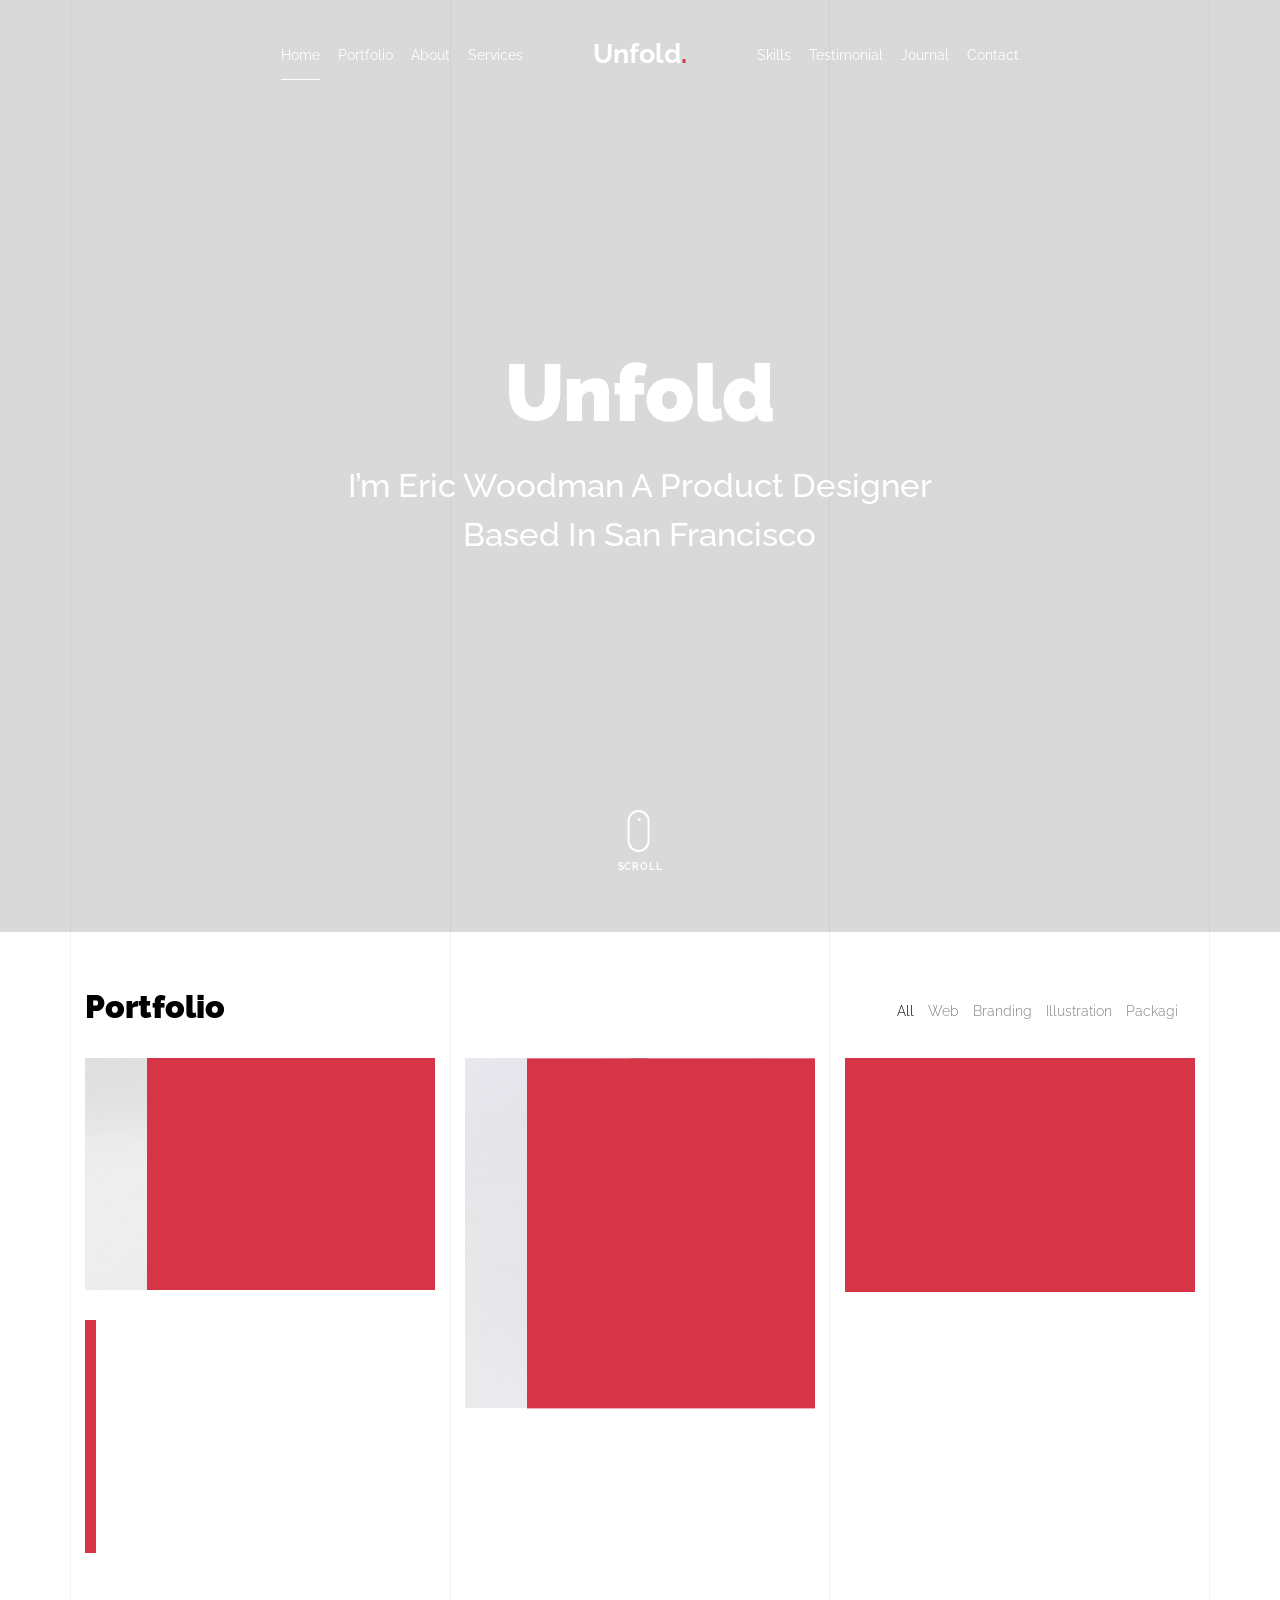
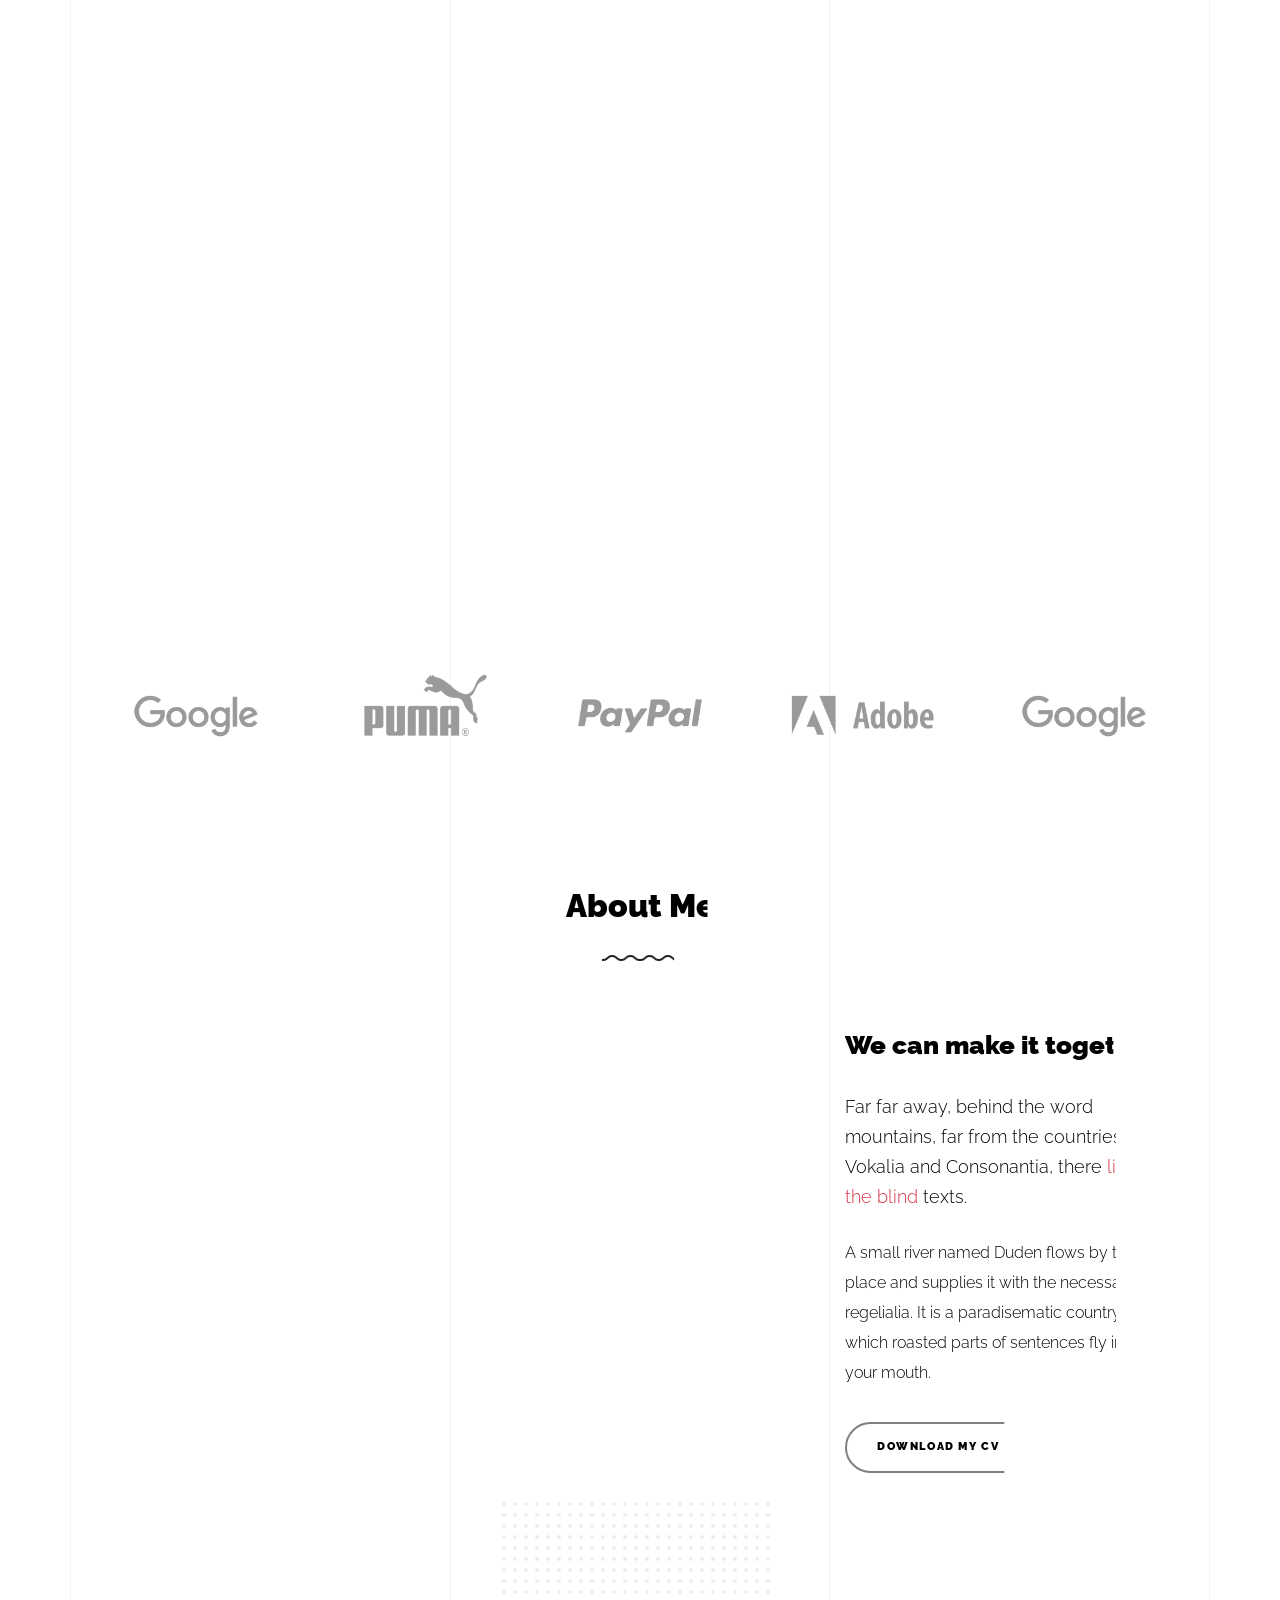
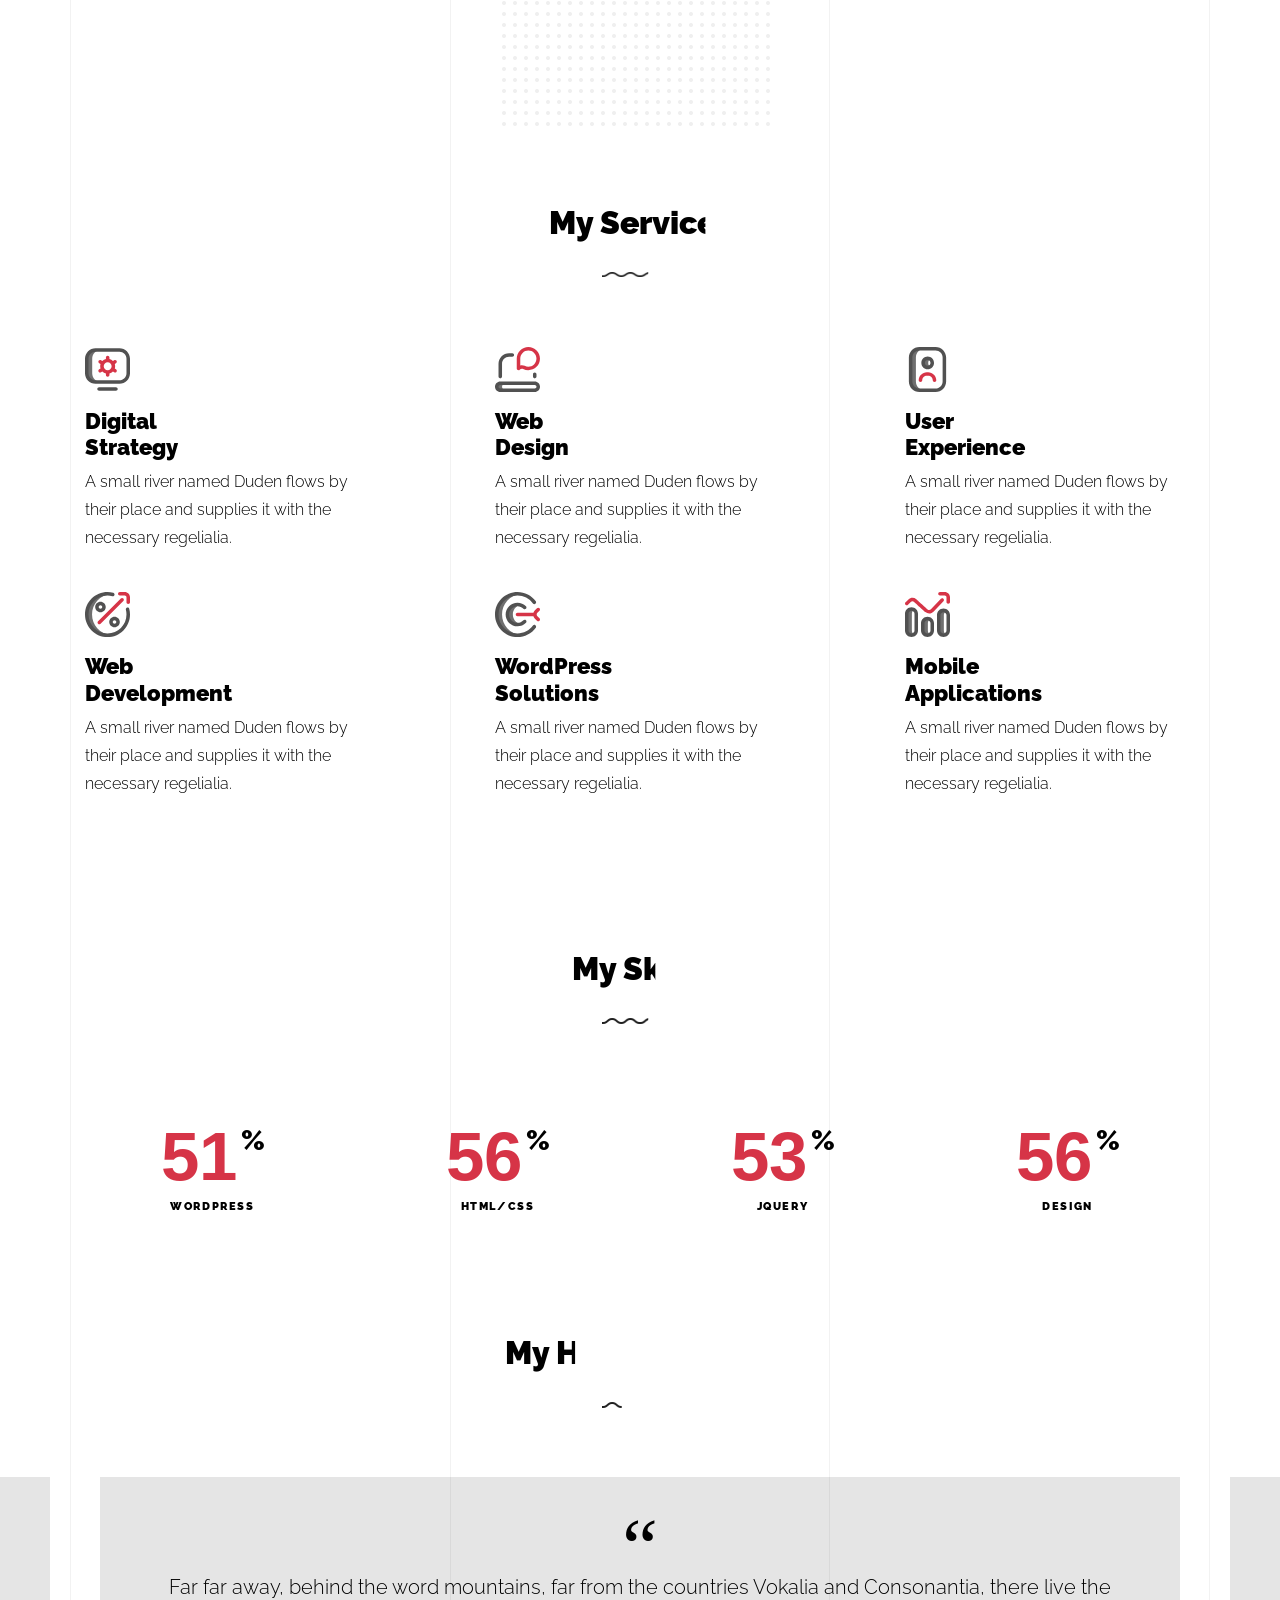
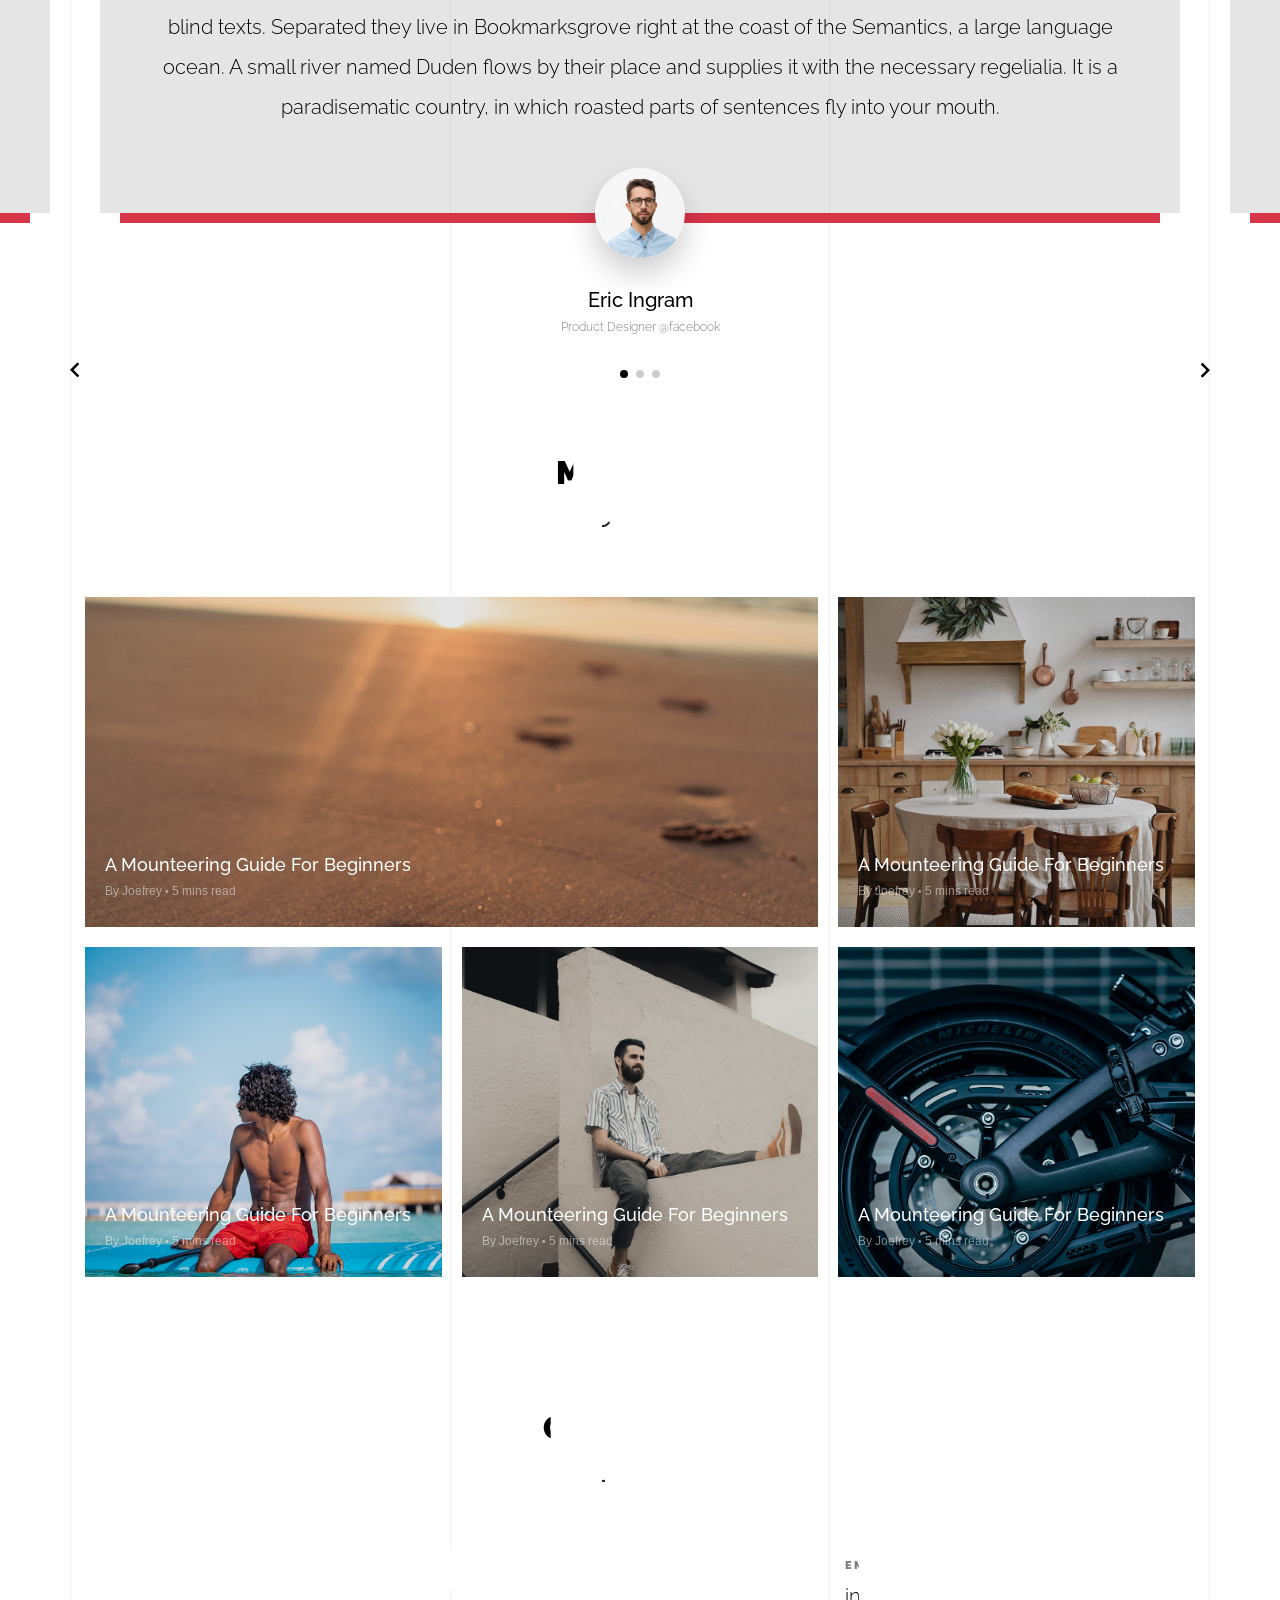
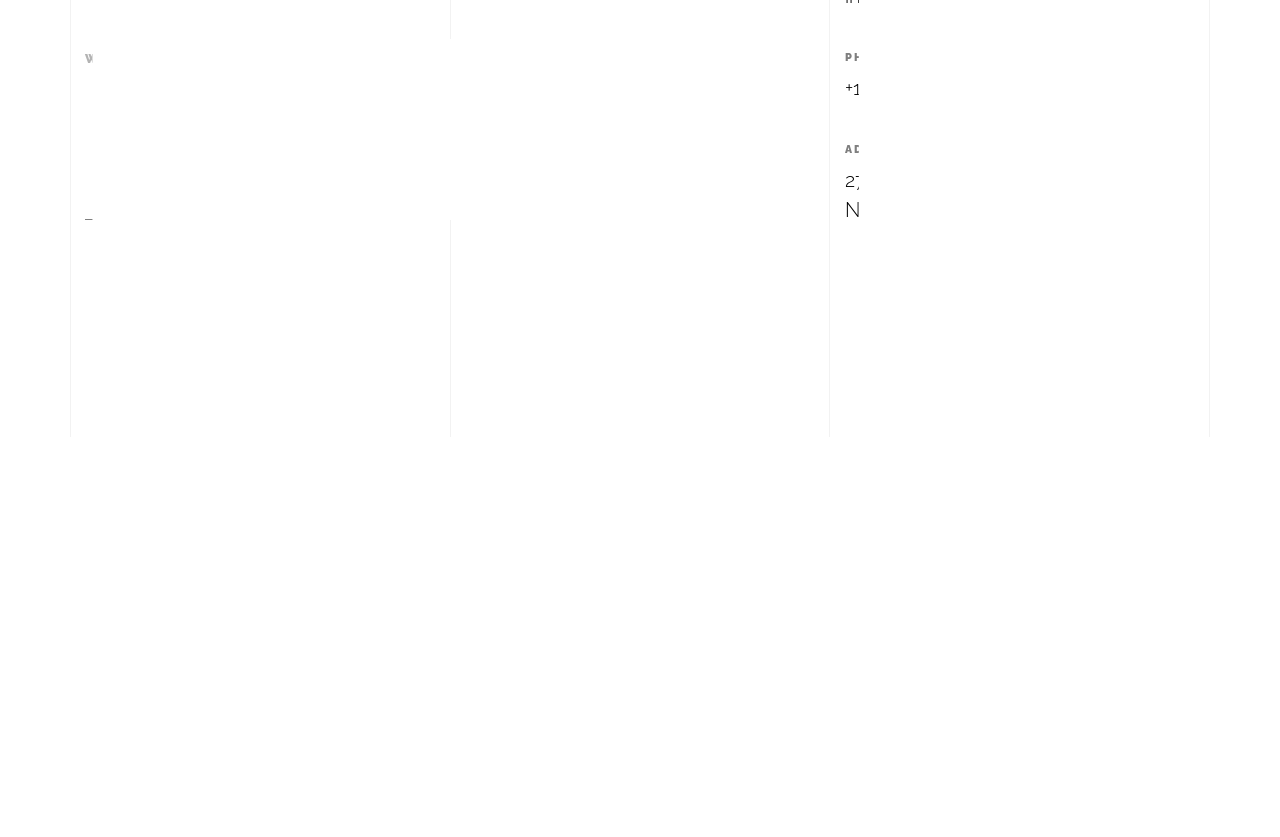
<file: light/index-video.html>
<!doctype html>
<html lang="en">
  <head>
    <title>Unfold &mdash; A onepage portfolio HTML template by Unslate.co</title>
    <meta charset="utf-8">
    <meta name="viewport" content="width=device-width, initial-scale=1, shrink-to-fit=no">
    
    <meta name="description" content="A onepage portfolio HTML template by Unslate.co">
    <meta name="keywords" content="html, css, javascript, jquery">
    <meta name="author" content="Unslate.co">

    <link rel="stylesheet" href="css/vendor/icomoon/style.css">
    <link rel="stylesheet" href="css/vendor/owl.carousel.min.css">
    <link rel="stylesheet" href="css/vendor/aos.css">
    <link rel="stylesheet" href="css/vendor/animate.min.css">
    <link rel="stylesheet" href="css/vendor/bootstrap.min.css">
    <link rel="stylesheet" href="css/vendor/jquery.fancybox.min.css">
    

    <!-- Theme Style -->
    <link rel="stylesheet" href="css/style.css">

  </head>
  <body data-spy="scroll" data-target=".site-nav-target" data-offset="200">

    <nav class="unslate_co--site-mobile-menu">
      <div class="close-wrap d-flex">
        <a href="#" class="d-flex ml-auto js-menu-toggle">
          <span class="close-label">Close</span>
          <div class="close-times">
            <span class="bar1"></span>
            <span class="bar2"></span>
          </div>
        </a>
      </div>
      <div class="site-mobile-inner"></div>
    </nav>


    <div class="unslate_co--site-wrap">

      <div class="unslate_co--site-inner">

        <div class="lines-wrap">
          <div class="lines-inner">
            <div class="lines"></div>
          </div>
        </div>
        <!-- END lines -->
      
      <nav class="unslate_co--site-nav site-nav-target">

        <div class="container">
        
          <div class="row align-items-center justify-content-between text-left">
            <div class="col-md-5 text-right">
              <ul class="site-nav-ul js-clone-nav text-left d-none d-lg-inline-block">
                <li class="has-children">
                  <a href="#home-section" class="nav-link">Home</a>
                  <ul class="dropdown">
                    <li>
                      <a href="index.html">Hero Image BG</a>
                    </li>
                    <li>
                      <a href="index-video.html">Video BG</a>
                    </li>
                    <li>
                      <a href="index-hero-slider.html">Hero Slider</a>
                    </li>
                    <li>
                      <a href="index-sidebar-menu.html">Sidebar Menu</a>
                    </li>
                    <li>
                      <a href="index-right-menu.html">Right Menu</a>
                    </li>
                  </ul>
                </li>
                <li><a href="#portfolio-section" class="nav-link">Portfolio</a></li>
                <li><a href="#about-section" class="nav-link">About</a></li>
                <li><a href="#services-section" class="nav-link">Services</a></li>
              </ul>
            </div>
            <div class="site-logo pos-absolute">
              <a href="index-video.html" class="unslate_co--site-logo">Unfold<span>.</span></a>
            </div>
            <div class="col-md-5 text-right text-lg-left">
              <ul class="site-nav-ul js-clone-nav text-left d-none d-lg-inline-block">
                <li><a href="#skills-section" class="nav-link">Skills</a></li>
                <li><a href="#testimonial-section" class="nav-link">Testimonial</a></li>
                <li><a href="#journal-section" class="nav-link">Journal</a></li>
                <li><a href="#contact-section" class="nav-link">Contact</a></li>
              </ul>

              <ul class="site-nav-ul-none-onepage text-right d-inline-block d-lg-none">
                <li><a href="#" class="js-menu-toggle">Menu</a></li>
              </ul>

            </div>
          </div>
        </div>

      </nav>
      <!-- END nav -->

      <div class="cover-v1 overlay jarallax-video" id="home-section">
        <div class="container">
          <div class="row align-items-center">
              
            <div class="col-md-7 mx-auto text-center">
              <h1 class="heading gsap-reveal-hero text-white">Unfold</h1>
              <h2 class="subheading gsap-reveal-hero text-white">I’m Eric Woodman A Product Designer Based In San Francisco</h2>
            </div>

          </div>
        </div>


        <!-- dov -->
        <a href="#portfolio-section" class="mouse-wrap smoothscroll">
          <span class="mouse">
            <span class="scroll"></span>
          </span>
          <span class="mouse-label">Scroll</span>
        </a>

      </div>
      <!-- END .cover-v1 -->


      <div class="unslate_co--section" id="portfolio-section">
        <div class="container">
          
          
          <div class="relative"><div class="loader-portfolio-wrap"><div class="loader-portfolio dark"></div></div> </div>
          <div id="portfolio-single-holder"></div>

          <div class="portfolio-wrapper">

            <div class="d-flex align-items-center mb-4 gsap-reveal gsap-reveal-filter">
              <h2 class="mr-auto heading-h2">Portfolio</h2>
              
              <a href="#" class="text-black js-filter d-inline-block d-lg-none">Filter</a>
              
              <div class="filter-wrap">
                <div class="filter ml-auto" id="filters">
                  <a href="#" class="active" data-filter="*">All</a>
                  <a href="#" data-filter=".web">Web</a>
                  <a href="#" data-filter=".branding">Branding</a>
                  <a href="#" data-filter=".illustration">Illustration</a>
                  <a href="#" data-filter=".packaging">Packaging</a>
                </div>
              </div>
            </div>


            
            <div id="posts" class="row gutter-isotope-item">
              <div class="item web branding col-sm-6 col-md-6 col-lg-4 isotope-mb-2">
                <a href="portfolio-single-1.html" class="portfolio-item ajax-load-page isotope-item gsap-reveal-img" data-id="1">
                    <div class="overlay">
                      <span class="wrap-icon icon-link2"></span>
                      <div class="portfolio-item-content">
                        <h3>Shoe Rebranding</h3>
                        <p>web, branding</p>
                      </div>
                    </div>
                    <img src="images/work_1_md.jpg" class="lazyload  img-fluid" alt="Images" />
                  </a>
              </div>
              <div class="item branding packaging illustration col-sm-6 col-md-6 col-lg-4 isotope-mb-2 ">
                <a href="portfolio-single-3.html" class="portfolio-item ajax-load-page item-portrait isotope-item gsap-reveal-img" data-id="3">
                    <div class="overlay">
                      <span class="wrap-icon icon-link2"></span>
                      <div class="portfolio-item-content">
                        <h3>Reworking</h3>
                        <p>branding, packaging, illustration</p>
                      </div>
                    </div>
                    <img src="images/work_2_md.jpg" class="lazyload  img-fluid" alt="Images" />
                  </a>
              </div>

              <div class="item branding packaging col-sm-6 col-md-6 col-lg-4 isotope-mb-2">
                <a href="portfolio-single-4.html" class="portfolio-item isotope-item ajax-load-page gsap-reveal-img" data-id="4">
                    <div class="overlay">
                      <span class="wrap-icon icon-link2"></span>
                      <div class="portfolio-item-content">
                        <h3>Modern Building</h3>
                        <p>branding, packaging</p>
                      </div>
                    </div>
                    <img src="images/work_3_md.jpg" class="lazyload  img-fluid" alt="Images" />
                  </a>
              </div>

              <div class="item web packaging col-sm-6 col-md-6 col-lg-4 isotope-mb-2">

                <a href="images/work_4_full.jpg" class="portfolio-item isotope-item gsap-reveal-img" data-fancybox="gallery" data-caption="Watch">
                    <div class="overlay">
                      <span class="wrap-icon icon-photo2"></span>
                      <div class="portfolio-item-content">
                        <h3>Watch</h3>
                        <p>web, packaging</p>
                      </div>
                    </div>
                    <img src="images/work_4_full.jpg" class="lazyload  img-fluid" alt="Images" />
                  </a>

              </div>

              <div class="item illustration packaging col-sm-6 col-md-6 col-lg-4 isotope-mb-2">
                <a href="images/work_5_md.jpg" class="portfolio-item isotope-item gsap-reveal-img" data-fancybox="gallery" data-caption="Shoe Rebranding">
                    <div class="overlay">
                      <span class="wrap-icon icon-photo2"></span>
                      <div class="portfolio-item-content">
                        <h3>Shoe Rebranding</h3>
                        <p>illustration, packaging</p>
                      </div>
                    </div>
                    <img src="images/work_5_md.jpg" class="lazyload  img-fluid" alt="Images" />
                  </a>
              </div>

              <div class="item web branding col-sm-6 col-md-6 col-lg-4 isotope-mb-2">
                <a href="portfolio-single-2.html" class="portfolio-item ajax-load-page item-portrait isotope-item gsap-reveal-img" data-id="2">
                    <div class="overlay">
                      <span class="wrap-icon icon-link2"></span>
                      <div class="portfolio-item-content">
                        <h3>Reshape</h3>
                        <p>web, branding</p>
                      </div>
                    </div>
                    <img src="images/work_6_md.jpg" class="lazyload  img-fluid" alt="Images" />
                  </a>
              </div>

              <div class="item branding packaging col-sm-6 col-md-6 col-lg-4 isotope-mb-2">
                <a href="images/work_7_a_md.jpg" class="portfolio-item item-portrait isotope-item gsap-reveal-img" data-fancybox="gallery" data-caption="Modern Building">
                    <div class="overlay">
                      <span class="wrap-icon icon-photo2"></span>
                      <div class="portfolio-item-content">
                        <h3>Modern Building</h3>
                        <p>branding, packaging</p>
                      </div>
                    </div>
                    <img src="images/work_7_a_md.jpg" class="lazyload  img-fluid" alt="Images" />
                  </a>
              </div>

              <div class="item web branding col-sm-6 col-md-6 col-lg-4 isotope-mb-2">
                <a href="https://www.youtube.com/watch?v=mwtbEGNABWU" class="portfolio-item isotope-item gsap-reveal-img" data-fancybox="gallery" data-caption="Showreel 2019">
                    <div class="overlay">
                      <span class="wrap-icon icon-play_circle_filled"></span>
                      <div class="portfolio-item-content">
                        <h3>Showreel 2019</h3>
                        <p>web, branding</p>
                      </div>
                    </div>
                    <img src="images/work_8_md.jpg" class="lazyload  img-fluid" alt="Images" />
                  </a>
              </div>

              <div class="item web illustration col-sm-6 col-md-6 col-lg-4 isotope-mb-2">
                <a href="images/work_9_a_md.jpg" class="portfolio-item isotope-item gsap-reveal-img" data-fancybox="gallery" data-caption="Render Packaging">
                    <div class="overlay">
                      <span class="wrap-icon icon-photo2"></span>
                      <div class="portfolio-item-content">
                        <h3>Render Packaging</h3>
                        <p>web, illustration</p>
                      </div>
                    </div>
                    <img src="images/work_9_a_md.jpg" class="lazyload  img-fluid" alt="Images" />
                  </a>
              </div>

            </div>
            
          </div>


        </div>
      </div>


      <div class="unslate_co--section">
        <div class="container">
          <div class="owl-carousel logo-slider">
            <div class="logo-v1 gsap-reveal">
              <img src="images/logo-google.png" alt="Image" class="img-fluid">
            </div>
            <div class="logo-v1 gsap-reveal">
              <img src="images/logo-puma.png" alt="Image" class="img-fluid">
            </div>
            <div class="logo-v1 gsap-reveal">
              <img src="images/logo-paypal.png" alt="Image" class="img-fluid">
            </div>
            <div class="logo-v1 gsap-reveal">
              <img src="images/logo-adobe.png" alt="Image" class="img-fluid">
            </div>
          </div>
        </div>
      </div>



      <div class="unslate_co--section" id="about-section">
        <div class="container">
          
          <div class="section-heading-wrap text-center mb-5">
            <h2 class="heading-h2 text-center divider"><span class="gsap-reveal">About Me</span></h2>
            <span class="gsap-reveal"><img src="images/divider.png" alt="divider" width="76"></span>
          </div>
          

          <div class="row mt-5 justify-content-between">
            <div class="col-lg-7 mb-5 mb-lg-0" data-aos="fade-up">
              <figure class="dotted-bg gsap-reveal-img">
                <img src="images/about_me_pic.jpg" alt="Image" class="img-fluid">
              </figure>
            </div>
            <div class="col-lg-4 pr-lg-5">
              <h3 class="mb-4 heading-h3"><span class="gsap-reveal">We can make it together</span></h3>
              <p class="lead gsap-reveal">Far far away, behind the word mountains, far from the countries Vokalia and Consonantia, there <a href="#">live the blind</a> texts. </p>
              <p class="mb-4 gsap-reveal">A small river named Duden flows by their place and supplies it with the necessary regelialia. It is a paradisematic country, in which roasted parts of sentences fly into your mouth.</p>
              <p class="gsap-reveal"><a href="#" class="btn btn-outline-pill btn-custom-light">Download my CV</a></p>
            </div>
          </div>
        </div>
      </div>

      <div class="unslate_co--section" id="services-section">
        <div class="container">

          <div class="section-heading-wrap text-center mb-5">
            <h2 class="heading-h2 text-center divider"><span class="gsap-reveal">My Services</span></h2>
            <span class="gsap-reveal"><img src="images/divider.png" alt="divider" width="76"></span>
          </div>

          <div class="row gutter-v3">
            <div class="col-md-6 col-lg-4 mb-4">
              <div class="feature-v1" data-aos="fade-up" data-aos-delay="0">
                <div class="wrap-icon mb-3">
                  <img src="images/svg/001-options.svg" alt="Image" width="45">
                </div>
                <h3>Digital <br> Strategy</h3>
                <p>A small river named Duden flows by their place and supplies it with the necessary regelialia. </p>
              </div> 
            </div>
            <div class="col-md-6 col-lg-4 mb-4">
              <div class="feature-v1" data-aos="fade-up" data-aos-delay="100">
                <div class="wrap-icon mb-3">
                  <img src="images/svg/002-chat.svg" alt="Icon" width="45">
                </div>
                <h3>Web <br> Design</h3>
                <p>A small river named Duden flows by their place and supplies it with the necessary regelialia. </p>
              </div> 
            </div>
            <div class="col-md-6 col-lg-4 mb-4">
              <div class="feature-v1" data-aos="fade-up" data-aos-delay="200">
                <div class="wrap-icon mb-3">
                  <img src="images/svg/003-contact-book.svg" alt="Image" class="img-fluid" width="45">
                </div>
                <h3>User <br> Experience</h3>
                <p>A small river named Duden flows by their place and supplies it with the necessary regelialia. </p>
              </div> 
            </div>

            <div class="col-md-6 col-lg-4 mb-4">
              <div class="feature-v1" data-aos="fade-up" data-aos-delay="0">
                <div class="wrap-icon mb-3">
                  <img src="images/svg/004-percentage.svg" alt="Image" width="45">
                </div>
                <h3>Web <br> Development</h3>
                <p>A small river named Duden flows by their place and supplies it with the necessary regelialia. </p>
              </div> 
            </div>
            <div class="col-md-6 col-lg-4 mb-4">
              <div class="feature-v1" data-aos="fade-up" data-aos-delay="100">
                <div class="wrap-icon mb-3">
                  <img src="images/svg/006-goal.svg" alt="Image" width="45">
                </div>
                <h3>WordPress <br> Solutions</h3>
                <p>A small river named Duden flows by their place and supplies it with the necessary regelialia. </p>
              </div> 
            </div>
            <div class="col-md-6 col-lg-4 mb-4">
              <div class="feature-v1" data-aos="fade-up" data-aos-delay="200">
                <div class="wrap-icon mb-3">
                  <img src="images/svg/005-line-chart.svg" alt="Image" width="45">
                </div>
                <h3>Mobile <br> Applications</h3>
                <p>A small river named Duden flows by their place and supplies it with the necessary regelialia. </p>
              </div> 
            </div>

          </div>

        </div>
      </div>

      <div class="unslate_co--section section-counter" id="skills-section">
        <div class="container">
          <div class="section-heading-wrap text-center mb-5">
            <h2 class="heading-h2 text-center divider"><span class="gsap-reveal">My Skills</span></h2>
            <span class="gsap-reveal"><img src="images/divider.png" alt="divider" width="76"></span>
          </div>


          <div class="row pt-5">
            <div class="col-6 col-sm-6 mb-5 mb-lg-0 col-md-6 col-lg-3" data-aos="fade-up" data-aos-delay="0">
              <div class="counter-v1 text-center">
                <span class="number-wrap">
                  <span class="number number-counter" data-number="90">0</span>
                  <span class="append-text">%</span>
                </span>
                <span class="counter-label">WordPress</span>
              </div>
            </div>
            <div class="col-6 col-sm-6 mb-5 mb-lg-0 col-md-6 col-lg-3" data-aos="fade-up" data-aos-delay="100">
              <div class="counter-v1 text-center">
                <span class="number-wrap">
                  <span class="number number-counter" data-number="99">0</span>
                  <span class="append-text">%</span>
                </span>
                <span class="counter-label">HTML/CSS</span>
              </div>
            </div>
            <div class="col-6 col-sm-6 mb-5 mb-lg-0 col-md-6 col-lg-3" data-aos="fade-up" data-aos-delay="200">
              <div class="counter-v1 text-center">
                <span class="number-wrap">
                  <span class="number number-counter" data-number="95">0</span>
                  <span class="append-text">%</span>
                </span>
                <span class="counter-label">jQuery</span>
              </div>
            </div>
            <div class="col-6 col-sm-6 mb-5 mb-lg-0 col-md-6 col-lg-3" data-aos="fade-up" data-aos-delay="300">
              <div class="counter-v1 text-center">
                <span class="number-wrap">
                  <span class="number number-counter" data-number="100">0</span>
                  <span class="append-text">%</span>
                </span>
                <span class="counter-label">Design</span>
              </div>
            </div>
          </div>
        </div>
      </div>
      <!-- END .counter -->

      <div class="unslate_co--section" id="testimonial-section">
        <div class="container">
          <div class="section-heading-wrap text-center mb-5">
            <h2 class="heading-h2 text-center divider"><span class="gsap-reveal">My Happy Clients</span></h2>
            <span class="gsap-reveal"><img src="images/divider.png" alt="divider" width="76"></span>
          </div>
        </div>

        <div class="owl-carousel testimonial-slider">
          <div>
            <div class="testimonial-v1">
              <div class="testimonial-inner-bg">
                <span class="quote">&ldquo;</span>
                <blockquote>
                  Far far away, behind the word mountains, far from the countries Vokalia and Consonantia, there live the blind texts. Separated they live in Bookmarksgrove right at the coast of the Semantics, a large language ocean. A small river named Duden flows by their place and supplies it with the necessary regelialia. It is a paradisematic country, in which roasted parts of sentences fly into your mouth.
                </blockquote>
              </div>
              
              <div class="testimonial-author-info">
                <img src="images/person_man_1.jpg" alt="Image">
                <h3>Eric Ingram</h3>
                <span class="d-block position">Product Designer @facebook</span>
              </div>

            </div>
          </div>
          <div>
            <div class="testimonial-v1">
              <div class="testimonial-inner-bg">
                <span class="quote">&ldquo;</span>
                <blockquote>
                  Far far away, behind the word mountains, far from the countries Vokalia and Consonantia, there live the blind texts. Separated they live in Bookmarksgrove right at the coast of the Semantics, a large language ocean. A small river named Duden flows by their place and supplies it with the necessary regelialia. It is a paradisematic country, in which roasted parts of sentences fly into your mouth.
                </blockquote>
              </div>
              
              <div class="testimonial-author-info">
                <img src="images/person_man_2.jpg" alt="Image">
                <h3>Ryan Mullins</h3>
                <span class="d-block position">Product Designer @Shopify</span>
              </div>

            </div>
          </div>
          <div>
            <div class="testimonial-v1">
              <div class="testimonial-inner-bg">
                <span class="quote">&ldquo;</span>
                <blockquote>
                  Far far away, behind the word mountains, far from the countries Vokalia and Consonantia, there live the blind texts. Separated they live in Bookmarksgrove right at the coast of the Semantics, a large language ocean. A small river named Duden flows by their place and supplies it with the necessary regelialia. It is a paradisematic country, in which roasted parts of sentences fly into your mouth.
                </blockquote>
              </div>
              
              <div class="testimonial-author-info">
                <img src="images/person_woman_1.jpg" alt="Image">
                <h3>Erica Miller</h3>
                <span class="d-block position">Product Designer @Twitter</span>
              </div>

            </div>
          </div>
        </div>

      </div>
      <!-- END testimonial -->

      <div class="unslate_co--section" id="journal-section">
        <div class="container">
          <div class="section-heading-wrap text-center mb-5">
            <h2 class="heading-h2 text-center divider"><span class="gsap-reveal">My Journal</span></h2>
            <span class="gsap-reveal"><img src="images/divider.png" alt="divider" width="76"></span>
          </div>

          
          <div class="row gutter-v4 align-items-stretch">
            <div class="col-sm-6 col-md-6 col-lg-8 blog-post-entry" data-aos="fade-up" data-aos-delay="0">

              <a href="blog-single.html" class="grid-item blog-item w-100 h-100">
                <div class="overlay">
                  <div class="portfolio-item-content">
                    <h3>A Mounteering Guide For Beginners</h3>
                    <p class="post-meta">By Joefrey <span class="small">&bullet;</span> 5 mins read</p>
                  </div>
                </div>
                <img src="images/post_1.jpg" class="lazyload" alt="Image" />
              </a>


            </div>
            <div class="col-sm-6 col-md-6 col-lg-4 blog-post-entry" data-aos="fade-up" data-aos-delay="100">
              <a href="blog-single.html" class="grid-item blog-item w-100 h-100">
                <div class="overlay">
                  <div class="portfolio-item-content">
                    <h3>A Mounteering Guide For Beginners</h3>
                    <p class="post-meta">By Joefrey <span class="small">&bullet;</span> 5 mins read</p>
                  </div>
                </div>
                <img src="images/post_2.jpg" class="lazyload" alt="Image" />
              </a>
            </div>


            <div class="col-sm-6 col-md-6 col-lg-4 blog-post-entry" data-aos="fade-up" data-aos-delay="0">

              <a href="blog-single.html" class="grid-item blog-item w-100 h-100">
                <div class="overlay">
                  <div class="portfolio-item-content">
                    <h3>A Mounteering Guide For Beginners</h3>
                    <p class="post-meta">By Joefrey <span class="small">&bullet;</span> 5 mins read</p>
                  </div>
                </div>
                <img src="images/post_3.jpg" class="lazyload" alt="Image" />
              </a>


            </div>
            <div class="col-sm-6 col-md-6 col-lg-4 blog-post-entry" data-aos="fade-up" data-aos-delay="100">
              <a href="blog-single.html" class="grid-item blog-item w-100 h-100">
                <div class="overlay">
                  <div class="portfolio-item-content">
                    <h3>A Mounteering Guide For Beginners</h3>
                    <p class="post-meta">By Joefrey <span class="small">&bullet;</span> 5 mins read</p>
                  </div>
                </div>
                <img src="images/post_4.jpg" class="lazyload" alt="Image" />
              </a>
            </div>

            <div class="col-sm-6 col-md-6 col-lg-4 blog-post-entry" data-aos="fade-up" data-aos-delay="200">
              <a href="blog-single.html" class="grid-item blog-item w-100 h-100">
                <div class="overlay">
                  <div class="portfolio-item-content">
                    <h3>A Mounteering Guide For Beginners</h3>
                    <p class="post-meta">By Joefrey <span class="small">&bullet;</span> 5 mins read</p>
                  </div>
                </div>
                <img src="images/post_5.jpg" class="lazyload" alt="Image" />
              </a>
            </div>


          </div>

        </div>
      </div>
      <!-- END blog posts -->


      <div class="unslate_co--section" id="contact-section">
        <div class="container">
          <div class="section-heading-wrap text-center mb-5">
            <h2 class="heading-h2 text-center divider"><span class="gsap-reveal">Get In Touch</span></h2>
            <span class="gsap-reveal"><img src="images/divider.png" alt="divider" width="76"></span>
          </div>


          <div class="row justify-content-between">
            
            <div class="col-md-6">
              <form method="post" class="form-outline-style-v1" id="contactForm">
                <div class="form-group row mb-0">

                  <div class="col-lg-6 form-group gsap-reveal">
                    <label for="name">Name</label>
                    <input name="name" type="text" class="form-control" id="name">
                  </div>
                  <div class="col-lg-6 form-group gsap-reveal">
                    <label for="email">Email</label>
                    <input name="email" type="email" class="form-control" id="email">
                  </div>
                  <div class="col-lg-12 form-group gsap-reveal">
                    <label for="message">Write your message...</label>
                    <textarea name="message" id="message" cols="30" rows="7" class="form-control"></textarea>
                  </div>
                </div>
                <div class="form-group row gsap-reveal">
                    <div class="col-md-12 d-flex align-items-center">
                      <input type="submit" class="btn btn-outline-pill btn-custom-light mr-3" value="Send Message">
                      <span class="submitting"></span>
                    </div>
                  </div>
              </form>
              <div id="form-message-warning" class="mt-4"></div> 
              <div id="form-message-success">
                Your message was sent, thank you!
              </div>

            </div>

            <div class="col-md-4">
              <div class="contact-info-v1">
                <div class="gsap-reveal d-block">
                  <span class="d-block contact-info-label">Email</span>
                  <a href="#" class="contact-info-val">info@unslate.co</a>
                </div>
                <div class="gsap-reveal d-block">
                  <span class="d-block contact-info-label">Phone</span>
                  <a href="#" class="contact-info-val">+12 345 6789 012</a>
                </div>
                <div class="gsap-reveal d-block">
                  <span class="d-block contact-info-label">Address</span>
                  <address class="contact-info-val">273 South Riverview Rd. <br> New York, NY 10011</address>
                </div>
              </div>
            </div>

          </div>
        </div>
      </div>
      </div> 

      <footer class="unslate_co--footer unslate_co--section">
        <div class="container">
          <div class="row justify-content-center">
            <div class="col-md-7">
              
              <div class="footer-site-logo"><a href="#">Unfold<span>.</span></a></div>

              <ul class="footer-site-social">
                <li><a href="#">Facebook</a></li>
                <li><a href="#">Twitter</a></li>
                <li><a href="#">Instagram</a></li>
                <li><a href="#">Dribbble</a></li>
                <li><a href="#">Behance</a></li>
              </ul>

              <p class="site-copyright">
                <small>&copy; 2020 <a href="#">Unfold</a>. All Rights Reserved. Design with <span class="icon-heart text-danger"></span> by <a href="#">Unslate.co</a>.</small>
              </p>

            </div>
          </div>
        </div>
      </footer>

      
    </div>

    <!-- Loader -->
    <div id="unslate_co--overlayer"></div>
    <div class="site-loader-wrap">
      <div class="site-loader dark"></div>
    </div>

    <script src="js/scripts-dist.js"></script>
    <script src="js/main.js"></script>

    <!-- Global site tag (gtag.js) - Google Analytics -->
<script async src="https://www.googletagmanager.com/gtag/js?id=UA-157808202-1"></script>
<script>
  window.dataLayer = window.dataLayer || [];
  function gtag(){dataLayer.push(arguments);}
  gtag('js', new Date());

  gtag('config', 'UA-157808202-1');
</script>

  </body>
</html>
</file>
<file: light/css/vendor/icomoon/style.css>
@font-face {
  font-family: 'icomoon';
  src:  url('fonts/icomoon.eot?10si43');
  src:  url('fonts/icomoon.eot?10si43#iefix') format('embedded-opentype'),
    url('fonts/icomoon.ttf?10si43') format('truetype'),
    url('fonts/icomoon.woff?10si43') format('woff'),
    url('fonts/icomoon.svg?10si43#icomoon') format('svg');
  font-weight: normal;
  font-style: normal;
}

[class^="icon-"], [class*=" icon-"] {
  /* use !important to prevent issues with browser extensions that change fonts */
  font-family: 'icomoon' !important;
  speak: none;
  font-style: normal;
  font-weight: normal;
  font-variant: normal;
  text-transform: none;
  line-height: 1;

  /* Better Font Rendering =========== */
  -webkit-font-smoothing: antialiased;
  -moz-osx-font-smoothing: grayscale;
}

.icon-asterisk:before {
  content: "\f069";
}
.icon-plus:before {
  content: "\f067";
}
.icon-question:before {
  content: "\f128";
}
.icon-minus:before {
  content: "\f068";
}
.icon-glass:before {
  content: "\f000";
}
.icon-music:before {
  content: "\f001";
}
.icon-search:before {
  content: "\f002";
}
.icon-envelope-o:before {
  content: "\f003";
}
.icon-heart:before {
  content: "\f004";
}
.icon-star:before {
  content: "\f005";
}
.icon-star-o:before {
  content: "\f006";
}
.icon-user:before {
  content: "\f007";
}
.icon-film:before {
  content: "\f008";
}
.icon-th-large:before {
  content: "\f009";
}
.icon-th:before {
  content: "\f00a";
}
.icon-th-list:before {
  content: "\f00b";
}
.icon-check:before {
  content: "\f00c";
}
.icon-close:before {
  content: "\f00d";
}
.icon-remove:before {
  content: "\f00d";
}
.icon-times:before {
  content: "\f00d";
}
.icon-search-plus:before {
  content: "\f00e";
}
.icon-search-minus:before {
  content: "\f010";
}
.icon-power-off:before {
  content: "\f011";
}
.icon-signal:before {
  content: "\f012";
}
.icon-cog:before {
  content: "\f013";
}
.icon-gear:before {
  content: "\f013";
}
.icon-trash-o:before {
  content: "\f014";
}
.icon-home:before {
  content: "\f015";
}
.icon-file-o:before {
  content: "\f016";
}
.icon-clock-o:before {
  content: "\f017";
}
.icon-road:before {
  content: "\f018";
}
.icon-download:before {
  content: "\f019";
}
.icon-arrow-circle-o-down:before {
  content: "\f01a";
}
.icon-arrow-circle-o-up:before {
  content: "\f01b";
}
.icon-inbox:before {
  content: "\f01c";
}
.icon-play-circle-o:before {
  content: "\f01d";
}
.icon-repeat:before {
  content: "\f01e";
}
.icon-rotate-right:before {
  content: "\f01e";
}
.icon-refresh:before {
  content: "\f021";
}
.icon-list-alt:before {
  content: "\f022";
}
.icon-lock:before {
  content: "\f023";
}
.icon-flag:before {
  content: "\f024";
}
.icon-headphones:before {
  content: "\f025";
}
.icon-volume-off:before {
  content: "\f026";
}
.icon-volume-down:before {
  content: "\f027";
}
.icon-volume-up:before {
  content: "\f028";
}
.icon-qrcode:before {
  content: "\f029";
}
.icon-barcode:before {
  content: "\f02a";
}
.icon-tag:before {
  content: "\f02b";
}
.icon-tags:before {
  content: "\f02c";
}
.icon-book:before {
  content: "\f02d";
}
.icon-bookmark:before {
  content: "\f02e";
}
.icon-print:before {
  content: "\f02f";
}
.icon-camera:before {
  content: "\f030";
}
.icon-font:before {
  content: "\f031";
}
.icon-bold:before {
  content: "\f032";
}
.icon-italic:before {
  content: "\f033";
}
.icon-text-height:before {
  content: "\f034";
}
.icon-text-width:before {
  content: "\f035";
}
.icon-align-left:before {
  content: "\f036";
}
.icon-align-center:before {
  content: "\f037";
}
.icon-align-right:before {
  content: "\f038";
}
.icon-align-justify:before {
  content: "\f039";
}
.icon-list:before {
  content: "\f03a";
}
.icon-dedent:before {
  content: "\f03b";
}
.icon-outdent:before {
  content: "\f03b";
}
.icon-indent:before {
  content: "\f03c";
}
.icon-video-camera:before {
  content: "\f03d";
}
.icon-image:before {
  content: "\f03e";
}
.icon-photo:before {
  content: "\f03e";
}
.icon-picture-o:before {
  content: "\f03e";
}
.icon-pencil:before {
  content: "\f040";
}
.icon-map-marker:before {
  content: "\f041";
}
.icon-adjust:before {
  content: "\f042";
}
.icon-tint:before {
  content: "\f043";
}
.icon-edit:before {
  content: "\f044";
}
.icon-pencil-square-o:before {
  content: "\f044";
}
.icon-share-square-o:before {
  content: "\f045";
}
.icon-check-square-o:before {
  content: "\f046";
}
.icon-arrows:before {
  content: "\f047";
}
.icon-step-backward:before {
  content: "\f048";
}
.icon-fast-backward:before {
  content: "\f049";
}
.icon-backward:before {
  content: "\f04a";
}
.icon-play:before {
  content: "\f04b";
}
.icon-pause:before {
  content: "\f04c";
}
.icon-stop:before {
  content: "\f04d";
}
.icon-forward:before {
  content: "\f04e";
}
.icon-fast-forward:before {
  content: "\f050";
}
.icon-step-forward:before {
  content: "\f051";
}
.icon-eject:before {
  content: "\f052";
}
.icon-chevron-left:before {
  content: "\f053";
}
.icon-chevron-right:before {
  content: "\f054";
}
.icon-plus-circle:before {
  content: "\f055";
}
.icon-minus-circle:before {
  content: "\f056";
}
.icon-times-circle:before {
  content: "\f057";
}
.icon-check-circle:before {
  content: "\f058";
}
.icon-question-circle:before {
  content: "\f059";
}
.icon-info-circle:before {
  content: "\f05a";
}
.icon-crosshairs:before {
  content: "\f05b";
}
.icon-times-circle-o:before {
  content: "\f05c";
}
.icon-check-circle-o:before {
  content: "\f05d";
}
.icon-ban:before {
  content: "\f05e";
}
.icon-arrow-left:before {
  content: "\f060";
}
.icon-arrow-right:before {
  content: "\f061";
}
.icon-arrow-up:before {
  content: "\f062";
}
.icon-arrow-down:before {
  content: "\f063";
}
.icon-mail-forward:before {
  content: "\f064";
}
.icon-share:before {
  content: "\f064";
}
.icon-expand:before {
  content: "\f065";
}
.icon-compress:before {
  content: "\f066";
}
.icon-exclamation-circle:before {
  content: "\f06a";
}
.icon-gift:before {
  content: "\f06b";
}
.icon-leaf:before {
  content: "\f06c";
}
.icon-fire:before {
  content: "\f06d";
}
.icon-eye:before {
  content: "\f06e";
}
.icon-eye-slash:before {
  content: "\f070";
}
.icon-exclamation-triangle:before {
  content: "\f071";
}
.icon-warning:before {
  content: "\f071";
}
.icon-plane:before {
  content: "\f072";
}
.icon-calendar:before {
  content: "\f073";
}
.icon-random:before {
  content: "\f074";
}
.icon-comment:before {
  content: "\f075";
}
.icon-magnet:before {
  content: "\f076";
}
.icon-chevron-up:before {
  content: "\f077";
}
.icon-chevron-down:before {
  content: "\f078";
}
.icon-retweet:before {
  content: "\f079";
}
.icon-shopping-cart:before {
  content: "\f07a";
}
.icon-folder:before {
  content: "\f07b";
}
.icon-folder-open:before {
  content: "\f07c";
}
.icon-arrows-v:before {
  content: "\f07d";
}
.icon-arrows-h:before {
  content: "\f07e";
}
.icon-bar-chart:before {
  content: "\f080";
}
.icon-bar-chart-o:before {
  content: "\f080";
}
.icon-twitter-square:before {
  content: "\f081";
}
.icon-facebook-square:before {
  content: "\f082";
}
.icon-camera-retro:before {
  content: "\f083";
}
.icon-key:before {
  content: "\f084";
}
.icon-cogs:before {
  content: "\f085";
}
.icon-gears:before {
  content: "\f085";
}
.icon-comments:before {
  content: "\f086";
}
.icon-thumbs-o-up:before {
  content: "\f087";
}
.icon-thumbs-o-down:before {
  content: "\f088";
}
.icon-star-half:before {
  content: "\f089";
}
.icon-heart-o:before {
  content: "\f08a";
}
.icon-sign-out:before {
  content: "\f08b";
}
.icon-linkedin-square:before {
  content: "\f08c";
}
.icon-thumb-tack:before {
  content: "\f08d";
}
.icon-external-link:before {
  content: "\f08e";
}
.icon-sign-in:before {
  content: "\f090";
}
.icon-trophy:before {
  content: "\f091";
}
.icon-github-square:before {
  content: "\f092";
}
.icon-upload:before {
  content: "\f093";
}
.icon-lemon-o:before {
  content: "\f094";
}
.icon-phone:before {
  content: "\f095";
}
.icon-square-o:before {
  content: "\f096";
}
.icon-bookmark-o:before {
  content: "\f097";
}
.icon-phone-square:before {
  content: "\f098";
}
.icon-twitter:before {
  content: "\f099";
}
.icon-facebook:before {
  content: "\f09a";
}
.icon-facebook-f:before {
  content: "\f09a";
}
.icon-github:before {
  content: "\f09b";
}
.icon-unlock:before {
  content: "\f09c";
}
.icon-credit-card:before {
  content: "\f09d";
}
.icon-feed:before {
  content: "\f09e";
}
.icon-rss:before {
  content: "\f09e";
}
.icon-hdd-o:before {
  content: "\f0a0";
}
.icon-bullhorn:before {
  content: "\f0a1";
}
.icon-bell-o:before {
  content: "\f0a2";
}
.icon-certificate:before {
  content: "\f0a3";
}
.icon-hand-o-right:before {
  content: "\f0a4";
}
.icon-hand-o-left:before {
  content: "\f0a5";
}
.icon-hand-o-up:before {
  content: "\f0a6";
}
.icon-hand-o-down:before {
  content: "\f0a7";
}
.icon-arrow-circle-left:before {
  content: "\f0a8";
}
.icon-arrow-circle-right:before {
  content: "\f0a9";
}
.icon-arrow-circle-up:before {
  content: "\f0aa";
}
.icon-arrow-circle-down:before {
  content: "\f0ab";
}
.icon-globe:before {
  content: "\f0ac";
}
.icon-wrench:before {
  content: "\f0ad";
}
.icon-tasks:before {
  content: "\f0ae";
}
.icon-filter:before {
  content: "\f0b0";
}
.icon-briefcase:before {
  content: "\f0b1";
}
.icon-arrows-alt:before {
  content: "\f0b2";
}
.icon-group:before {
  content: "\f0c0";
}
.icon-users:before {
  content: "\f0c0";
}
.icon-chain:before {
  content: "\f0c1";
}
.icon-link:before {
  content: "\f0c1";
}
.icon-cloud:before {
  content: "\f0c2";
}
.icon-flask:before {
  content: "\f0c3";
}
.icon-cut:before {
  content: "\f0c4";
}
.icon-scissors:before {
  content: "\f0c4";
}
.icon-copy:before {
  content: "\f0c5";
}
.icon-files-o:before {
  content: "\f0c5";
}
.icon-paperclip:before {
  content: "\f0c6";
}
.icon-floppy-o:before {
  content: "\f0c7";
}
.icon-save:before {
  content: "\f0c7";
}
.icon-square:before {
  content: "\f0c8";
}
.icon-bars:before {
  content: "\f0c9";
}
.icon-navicon:before {
  content: "\f0c9";
}
.icon-reorder:before {
  content: "\f0c9";
}
.icon-list-ul:before {
  content: "\f0ca";
}
.icon-list-ol:before {
  content: "\f0cb";
}
.icon-strikethrough:before {
  content: "\f0cc";
}
.icon-underline:before {
  content: "\f0cd";
}
.icon-table:before {
  content: "\f0ce";
}
.icon-magic:before {
  content: "\f0d0";
}
.icon-truck:before {
  content: "\f0d1";
}
.icon-pinterest:before {
  content: "\f0d2";
}
.icon-pinterest-square:before {
  content: "\f0d3";
}
.icon-google-plus-square:before {
  content: "\f0d4";
}
.icon-google-plus:before {
  content: "\f0d5";
}
.icon-money:before {
  content: "\f0d6";
}
.icon-caret-down:before {
  content: "\f0d7";
}
.icon-caret-up:before {
  content: "\f0d8";
}
.icon-caret-left:before {
  content: "\f0d9";
}
.icon-caret-right:before {
  content: "\f0da";
}
.icon-columns:before {
  content: "\f0db";
}
.icon-sort:before {
  content: "\f0dc";
}
.icon-unsorted:before {
  content: "\f0dc";
}
.icon-sort-desc:before {
  content: "\f0dd";
}
.icon-sort-down:before {
  content: "\f0dd";
}
.icon-sort-asc:before {
  content: "\f0de";
}
.icon-sort-up:before {
  content: "\f0de";
}
.icon-envelope:before {
  content: "\f0e0";
}
.icon-linkedin:before {
  content: "\f0e1";
}
.icon-rotate-left:before {
  content: "\f0e2";
}
.icon-undo:before {
  content: "\f0e2";
}
.icon-gavel:before {
  content: "\f0e3";
}
.icon-legal:before {
  content: "\f0e3";
}
.icon-dashboard:before {
  content: "\f0e4";
}
.icon-tachometer:before {
  content: "\f0e4";
}
.icon-comment-o:before {
  content: "\f0e5";
}
.icon-comments-o:before {
  content: "\f0e6";
}
.icon-bolt:before {
  content: "\f0e7";
}
.icon-flash:before {
  content: "\f0e7";
}
.icon-sitemap:before {
  content: "\f0e8";
}
.icon-umbrella:before {
  content: "\f0e9";
}
.icon-clipboard:before {
  content: "\f0ea";
}
.icon-paste:before {
  content: "\f0ea";
}
.icon-lightbulb-o:before {
  content: "\f0eb";
}
.icon-exchange:before {
  content: "\f0ec";
}
.icon-cloud-download:before {
  content: "\f0ed";
}
.icon-cloud-upload:before {
  content: "\f0ee";
}
.icon-user-md:before {
  content: "\f0f0";
}
.icon-stethoscope:before {
  content: "\f0f1";
}
.icon-suitcase:before {
  content: "\f0f2";
}
.icon-bell:before {
  content: "\f0f3";
}
.icon-coffee:before {
  content: "\f0f4";
}
.icon-cutlery:before {
  content: "\f0f5";
}
.icon-file-text-o:before {
  content: "\f0f6";
}
.icon-building-o:before {
  content: "\f0f7";
}
.icon-hospital-o:before {
  content: "\f0f8";
}
.icon-ambulance:before {
  content: "\f0f9";
}
.icon-medkit:before {
  content: "\f0fa";
}
.icon-fighter-jet:before {
  content: "\f0fb";
}
.icon-beer:before {
  content: "\f0fc";
}
.icon-h-square:before {
  content: "\f0fd";
}
.icon-plus-square:before {
  content: "\f0fe";
}
.icon-angle-double-left:before {
  content: "\f100";
}
.icon-angle-double-right:before {
  content: "\f101";
}
.icon-angle-double-up:before {
  content: "\f102";
}
.icon-angle-double-down:before {
  content: "\f103";
}
.icon-angle-left:before {
  content: "\f104";
}
.icon-angle-right:before {
  content: "\f105";
}
.icon-angle-up:before {
  content: "\f106";
}
.icon-angle-down:before {
  content: "\f107";
}
.icon-desktop:before {
  content: "\f108";
}
.icon-laptop:before {
  content: "\f109";
}
.icon-tablet:before {
  content: "\f10a";
}
.icon-mobile:before {
  content: "\f10b";
}
.icon-mobile-phone:before {
  content: "\f10b";
}
.icon-circle-o:before {
  content: "\f10c";
}
.icon-quote-left:before {
  content: "\f10d";
}
.icon-quote-right:before {
  content: "\f10e";
}
.icon-spinner:before {
  content: "\f110";
}
.icon-circle:before {
  content: "\f111";
}
.icon-mail-reply:before {
  content: "\f112";
}
.icon-reply:before {
  content: "\f112";
}
.icon-github-alt:before {
  content: "\f113";
}
.icon-folder-o:before {
  content: "\f114";
}
.icon-folder-open-o:before {
  content: "\f115";
}
.icon-smile-o:before {
  content: "\f118";
}
.icon-frown-o:before {
  content: "\f119";
}
.icon-meh-o:before {
  content: "\f11a";
}
.icon-gamepad:before {
  content: "\f11b";
}
.icon-keyboard-o:before {
  content: "\f11c";
}
.icon-flag-o:before {
  content: "\f11d";
}
.icon-flag-checkered:before {
  content: "\f11e";
}
.icon-terminal:before {
  content: "\f120";
}
.icon-code:before {
  content: "\f121";
}
.icon-mail-reply-all:before {
  content: "\f122";
}
.icon-reply-all:before {
  content: "\f122";
}
.icon-star-half-empty:before {
  content: "\f123";
}
.icon-star-half-full:before {
  content: "\f123";
}
.icon-star-half-o:before {
  content: "\f123";
}
.icon-location-arrow:before {
  content: "\f124";
}
.icon-crop:before {
  content: "\f125";
}
.icon-code-fork:before {
  content: "\f126";
}
.icon-chain-broken:before {
  content: "\f127";
}
.icon-unlink:before {
  content: "\f127";
}
.icon-info:before {
  content: "\f129";
}
.icon-exclamation:before {
  content: "\f12a";
}
.icon-superscript:before {
  content: "\f12b";
}
.icon-subscript:before {
  content: "\f12c";
}
.icon-eraser:before {
  content: "\f12d";
}
.icon-puzzle-piece:before {
  content: "\f12e";
}
.icon-microphone:before {
  content: "\f130";
}
.icon-microphone-slash:before {
  content: "\f131";
}
.icon-shield:before {
  content: "\f132";
}
.icon-calendar-o:before {
  content: "\f133";
}
.icon-fire-extinguisher:before {
  content: "\f134";
}
.icon-rocket:before {
  content: "\f135";
}
.icon-maxcdn:before {
  content: "\f136";
}
.icon-chevron-circle-left:before {
  content: "\f137";
}
.icon-chevron-circle-right:before {
  content: "\f138";
}
.icon-chevron-circle-up:before {
  content: "\f139";
}
.icon-chevron-circle-down:before {
  content: "\f13a";
}
.icon-html5:before {
  content: "\f13b";
}
.icon-css3:before {
  content: "\f13c";
}
.icon-anchor:before {
  content: "\f13d";
}
.icon-unlock-alt:before {
  content: "\f13e";
}
.icon-bullseye:before {
  content: "\f140";
}
.icon-ellipsis-h:before {
  content: "\f141";
}
.icon-ellipsis-v:before {
  content: "\f142";
}
.icon-rss-square:before {
  content: "\f143";
}
.icon-play-circle:before {
  content: "\f144";
}
.icon-ticket:before {
  content: "\f145";
}
.icon-minus-square:before {
  content: "\f146";
}
.icon-minus-square-o:before {
  content: "\f147";
}
.icon-level-up:before {
  content: "\f148";
}
.icon-level-down:before {
  content: "\f149";
}
.icon-check-square:before {
  content: "\f14a";
}
.icon-pencil-square:before {
  content: "\f14b";
}
.icon-external-link-square:before {
  content: "\f14c";
}
.icon-share-square:before {
  content: "\f14d";
}
.icon-compass:before {
  content: "\f14e";
}
.icon-caret-square-o-down:before {
  content: "\f150";
}
.icon-toggle-down:before {
  content: "\f150";
}
.icon-caret-square-o-up:before {
  content: "\f151";
}
.icon-toggle-up:before {
  content: "\f151";
}
.icon-caret-square-o-right:before {
  content: "\f152";
}
.icon-toggle-right:before {
  content: "\f152";
}
.icon-eur:before {
  content: "\f153";
}
.icon-euro:before {
  content: "\f153";
}
.icon-gbp:before {
  content: "\f154";
}
.icon-dollar:before {
  content: "\f155";
}
.icon-usd:before {
  content: "\f155";
}
.icon-inr:before {
  content: "\f156";
}
.icon-rupee:before {
  content: "\f156";
}
.icon-cny:before {
  content: "\f157";
}
.icon-jpy:before {
  content: "\f157";
}
.icon-rmb:before {
  content: "\f157";
}
.icon-yen:before {
  content: "\f157";
}
.icon-rouble:before {
  content: "\f158";
}
.icon-rub:before {
  content: "\f158";
}
.icon-ruble:before {
  content: "\f158";
}
.icon-krw:before {
  content: "\f159";
}
.icon-won:before {
  content: "\f159";
}
.icon-bitcoin:before {
  content: "\f15a";
}
.icon-btc:before {
  content: "\f15a";
}
.icon-file:before {
  content: "\f15b";
}
.icon-file-text:before {
  content: "\f15c";
}
.icon-sort-alpha-asc:before {
  content: "\f15d";
}
.icon-sort-alpha-desc:before {
  content: "\f15e";
}
.icon-sort-amount-asc:before {
  content: "\f160";
}
.icon-sort-amount-desc:before {
  content: "\f161";
}
.icon-sort-numeric-asc:before {
  content: "\f162";
}
.icon-sort-numeric-desc:before {
  content: "\f163";
}
.icon-thumbs-up:before {
  content: "\f164";
}
.icon-thumbs-down:before {
  content: "\f165";
}
.icon-youtube-square:before {
  content: "\f166";
}
.icon-youtube:before {
  content: "\f167";
}
.icon-xing:before {
  content: "\f168";
}
.icon-xing-square:before {
  content: "\f169";
}
.icon-youtube-play:before {
  content: "\f16a";
}
.icon-dropbox:before {
  content: "\f16b";
}
.icon-stack-overflow:before {
  content: "\f16c";
}
.icon-instagram:before {
  content: "\f16d";
}
.icon-flickr:before {
  content: "\f16e";
}
.icon-adn:before {
  content: "\f170";
}
.icon-bitbucket:before {
  content: "\f171";
}
.icon-bitbucket-square:before {
  content: "\f172";
}
.icon-tumblr:before {
  content: "\f173";
}
.icon-tumblr-square:before {
  content: "\f174";
}
.icon-long-arrow-down:before {
  content: "\f175";
}
.icon-long-arrow-up:before {
  content: "\f176";
}
.icon-long-arrow-left:before {
  content: "\f177";
}
.icon-long-arrow-right:before {
  content: "\f178";
}
.icon-apple:before {
  content: "\f179";
}
.icon-windows:before {
  content: "\f17a";
}
.icon-android:before {
  content: "\f17b";
}
.icon-linux:before {
  content: "\f17c";
}
.icon-dribbble:before {
  content: "\f17d";
}
.icon-skype:before {
  content: "\f17e";
}
.icon-foursquare:before {
  content: "\f180";
}
.icon-trello:before {
  content: "\f181";
}
.icon-female:before {
  content: "\f182";
}
.icon-male:before {
  content: "\f183";
}
.icon-gittip:before {
  content: "\f184";
}
.icon-gratipay:before {
  content: "\f184";
}
.icon-sun-o:before {
  content: "\f185";
}
.icon-moon-o:before {
  content: "\f186";
}
.icon-archive:before {
  content: "\f187";
}
.icon-bug:before {
  content: "\f188";
}
.icon-vk:before {
  content: "\f189";
}
.icon-weibo:before {
  content: "\f18a";
}
.icon-renren:before {
  content: "\f18b";
}
.icon-pagelines:before {
  content: "\f18c";
}
.icon-stack-exchange:before {
  content: "\f18d";
}
.icon-arrow-circle-o-right:before {
  content: "\f18e";
}
.icon-arrow-circle-o-left:before {
  content: "\f190";
}
.icon-caret-square-o-left:before {
  content: "\f191";
}
.icon-toggle-left:before {
  content: "\f191";
}
.icon-dot-circle-o:before {
  content: "\f192";
}
.icon-wheelchair:before {
  content: "\f193";
}
.icon-vimeo-square:before {
  content: "\f194";
}
.icon-try:before {
  content: "\f195";
}
.icon-turkish-lira:before {
  content: "\f195";
}
.icon-plus-square-o:before {
  content: "\f196";
}
.icon-space-shuttle:before {
  content: "\f197";
}
.icon-slack:before {
  content: "\f198";
}
.icon-envelope-square:before {
  content: "\f199";
}
.icon-wordpress:before {
  content: "\f19a";
}
.icon-openid:before {
  content: "\f19b";
}
.icon-bank:before {
  content: "\f19c";
}
.icon-institution:before {
  content: "\f19c";
}
.icon-university:before {
  content: "\f19c";
}
.icon-graduation-cap:before {
  content: "\f19d";
}
.icon-mortar-board:before {
  content: "\f19d";
}
.icon-yahoo:before {
  content: "\f19e";
}
.icon-google:before {
  content: "\f1a0";
}
.icon-reddit:before {
  content: "\f1a1";
}
.icon-reddit-square:before {
  content: "\f1a2";
}
.icon-stumbleupon-circle:before {
  content: "\f1a3";
}
.icon-stumbleupon:before {
  content: "\f1a4";
}
.icon-delicious:before {
  content: "\f1a5";
}
.icon-digg:before {
  content: "\f1a6";
}
.icon-pied-piper-pp:before {
  content: "\f1a7";
}
.icon-pied-piper-alt:before {
  content: "\f1a8";
}
.icon-drupal:before {
  content: "\f1a9";
}
.icon-joomla:before {
  content: "\f1aa";
}
.icon-language:before {
  content: "\f1ab";
}
.icon-fax:before {
  content: "\f1ac";
}
.icon-building:before {
  content: "\f1ad";
}
.icon-child:before {
  content: "\f1ae";
}
.icon-paw:before {
  content: "\f1b0";
}
.icon-spoon:before {
  content: "\f1b1";
}
.icon-cube:before {
  content: "\f1b2";
}
.icon-cubes:before {
  content: "\f1b3";
}
.icon-behance:before {
  content: "\f1b4";
}
.icon-behance-square:before {
  content: "\f1b5";
}
.icon-steam:before {
  content: "\f1b6";
}
.icon-steam-square:before {
  content: "\f1b7";
}
.icon-recycle:before {
  content: "\f1b8";
}
.icon-automobile:before {
  content: "\f1b9";
}
.icon-car:before {
  content: "\f1b9";
}
.icon-cab:before {
  content: "\f1ba";
}
.icon-taxi:before {
  content: "\f1ba";
}
.icon-tree:before {
  content: "\f1bb";
}
.icon-spotify:before {
  content: "\f1bc";
}
.icon-deviantart:before {
  content: "\f1bd";
}
.icon-soundcloud:before {
  content: "\f1be";
}
.icon-database:before {
  content: "\f1c0";
}
.icon-file-pdf-o:before {
  content: "\f1c1";
}
.icon-file-word-o:before {
  content: "\f1c2";
}
.icon-file-excel-o:before {
  content: "\f1c3";
}
.icon-file-powerpoint-o:before {
  content: "\f1c4";
}
.icon-file-image-o:before {
  content: "\f1c5";
}
.icon-file-photo-o:before {
  content: "\f1c5";
}
.icon-file-picture-o:before {
  content: "\f1c5";
}
.icon-file-archive-o:before {
  content: "\f1c6";
}
.icon-file-zip-o:before {
  content: "\f1c6";
}
.icon-file-audio-o:before {
  content: "\f1c7";
}
.icon-file-sound-o:before {
  content: "\f1c7";
}
.icon-file-movie-o:before {
  content: "\f1c8";
}
.icon-file-video-o:before {
  content: "\f1c8";
}
.icon-file-code-o:before {
  content: "\f1c9";
}
.icon-vine:before {
  content: "\f1ca";
}
.icon-codepen:before {
  content: "\f1cb";
}
.icon-jsfiddle:before {
  content: "\f1cc";
}
.icon-life-bouy:before {
  content: "\f1cd";
}
.icon-life-buoy:before {
  content: "\f1cd";
}
.icon-life-ring:before {
  content: "\f1cd";
}
.icon-life-saver:before {
  content: "\f1cd";
}
.icon-support:before {
  content: "\f1cd";
}
.icon-circle-o-notch:before {
  content: "\f1ce";
}
.icon-ra:before {
  content: "\f1d0";
}
.icon-rebel:before {
  content: "\f1d0";
}
.icon-resistance:before {
  content: "\f1d0";
}
.icon-empire:before {
  content: "\f1d1";
}
.icon-ge:before {
  content: "\f1d1";
}
.icon-git-square:before {
  content: "\f1d2";
}
.icon-git:before {
  content: "\f1d3";
}
.icon-hacker-news:before {
  content: "\f1d4";
}
.icon-y-combinator-square:before {
  content: "\f1d4";
}
.icon-yc-square:before {
  content: "\f1d4";
}
.icon-tencent-weibo:before {
  content: "\f1d5";
}
.icon-qq:before {
  content: "\f1d6";
}
.icon-wechat:before {
  content: "\f1d7";
}
.icon-weixin:before {
  content: "\f1d7";
}
.icon-paper-plane:before {
  content: "\f1d8";
}
.icon-send:before {
  content: "\f1d8";
}
.icon-paper-plane-o:before {
  content: "\f1d9";
}
.icon-send-o:before {
  content: "\f1d9";
}
.icon-history:before {
  content: "\f1da";
}
.icon-circle-thin:before {
  content: "\f1db";
}
.icon-header:before {
  content: "\f1dc";
}
.icon-paragraph:before {
  content: "\f1dd";
}
.icon-sliders:before {
  content: "\f1de";
}
.icon-share-alt:before {
  content: "\f1e0";
}
.icon-share-alt-square:before {
  content: "\f1e1";
}
.icon-bomb:before {
  content: "\f1e2";
}
.icon-futbol-o:before {
  content: "\f1e3";
}
.icon-soccer-ball-o:before {
  content: "\f1e3";
}
.icon-tty:before {
  content: "\f1e4";
}
.icon-binoculars:before {
  content: "\f1e5";
}
.icon-plug:before {
  content: "\f1e6";
}
.icon-slideshare:before {
  content: "\f1e7";
}
.icon-twitch:before {
  content: "\f1e8";
}
.icon-yelp:before {
  content: "\f1e9";
}
.icon-newspaper-o:before {
  content: "\f1ea";
}
.icon-wifi:before {
  content: "\f1eb";
}
.icon-calculator:before {
  content: "\f1ec";
}
.icon-paypal:before {
  content: "\f1ed";
}
.icon-google-wallet:before {
  content: "\f1ee";
}
.icon-cc-visa:before {
  content: "\f1f0";
}
.icon-cc-mastercard:before {
  content: "\f1f1";
}
.icon-cc-discover:before {
  content: "\f1f2";
}
.icon-cc-amex:before {
  content: "\f1f3";
}
.icon-cc-paypal:before {
  content: "\f1f4";
}
.icon-cc-stripe:before {
  content: "\f1f5";
}
.icon-bell-slash:before {
  content: "\f1f6";
}
.icon-bell-slash-o:before {
  content: "\f1f7";
}
.icon-trash:before {
  content: "\f1f8";
}
.icon-copyright:before {
  content: "\f1f9";
}
.icon-at:before {
  content: "\f1fa";
}
.icon-eyedropper:before {
  content: "\f1fb";
}
.icon-paint-brush:before {
  content: "\f1fc";
}
.icon-birthday-cake:before {
  content: "\f1fd";
}
.icon-area-chart:before {
  content: "\f1fe";
}
.icon-pie-chart:before {
  content: "\f200";
}
.icon-line-chart:before {
  content: "\f201";
}
.icon-lastfm:before {
  content: "\f202";
}
.icon-lastfm-square:before {
  content: "\f203";
}
.icon-toggle-off:before {
  content: "\f204";
}
.icon-toggle-on:before {
  content: "\f205";
}
.icon-bicycle:before {
  content: "\f206";
}
.icon-bus:before {
  content: "\f207";
}
.icon-ioxhost:before {
  content: "\f208";
}
.icon-angellist:before {
  content: "\f209";
}
.icon-cc:before {
  content: "\f20a";
}
.icon-ils:before {
  content: "\f20b";
}
.icon-shekel:before {
  content: "\f20b";
}
.icon-sheqel:before {
  content: "\f20b";
}
.icon-meanpath:before {
  content: "\f20c";
}
.icon-buysellads:before {
  content: "\f20d";
}
.icon-connectdevelop:before {
  content: "\f20e";
}
.icon-dashcube:before {
  content: "\f210";
}
.icon-forumbee:before {
  content: "\f211";
}
.icon-leanpub:before {
  content: "\f212";
}
.icon-sellsy:before {
  content: "\f213";
}
.icon-shirtsinbulk:before {
  content: "\f214";
}
.icon-simplybuilt:before {
  content: "\f215";
}
.icon-skyatlas:before {
  content: "\f216";
}
.icon-cart-plus:before {
  content: "\f217";
}
.icon-cart-arrow-down:before {
  content: "\f218";
}
.icon-diamond:before {
  content: "\f219";
}
.icon-ship:before {
  content: "\f21a";
}
.icon-user-secret:before {
  content: "\f21b";
}
.icon-motorcycle:before {
  content: "\f21c";
}
.icon-street-view:before {
  content: "\f21d";
}
.icon-heartbeat:before {
  content: "\f21e";
}
.icon-venus:before {
  content: "\f221";
}
.icon-mars:before {
  content: "\f222";
}
.icon-mercury:before {
  content: "\f223";
}
.icon-intersex:before {
  content: "\f224";
}
.icon-transgender:before {
  content: "\f224";
}
.icon-transgender-alt:before {
  content: "\f225";
}
.icon-venus-double:before {
  content: "\f226";
}
.icon-mars-double:before {
  content: "\f227";
}
.icon-venus-mars:before {
  content: "\f228";
}
.icon-mars-stroke:before {
  content: "\f229";
}
.icon-mars-stroke-v:before {
  content: "\f22a";
}
.icon-mars-stroke-h:before {
  content: "\f22b";
}
.icon-neuter:before {
  content: "\f22c";
}
.icon-genderless:before {
  content: "\f22d";
}
.icon-facebook-official:before {
  content: "\f230";
}
.icon-pinterest-p:before {
  content: "\f231";
}
.icon-whatsapp:before {
  content: "\f232";
}
.icon-server:before {
  content: "\f233";
}
.icon-user-plus:before {
  content: "\f234";
}
.icon-user-times:before {
  content: "\f235";
}
.icon-bed:before {
  content: "\f236";
}
.icon-hotel:before {
  content: "\f236";
}
.icon-viacoin:before {
  content: "\f237";
}
.icon-train:before {
  content: "\f238";
}
.icon-subway:before {
  content: "\f239";
}
.icon-medium:before {
  content: "\f23a";
}
.icon-y-combinator:before {
  content: "\f23b";
}
.icon-yc:before {
  content: "\f23b";
}
.icon-optin-monster:before {
  content: "\f23c";
}
.icon-opencart:before {
  content: "\f23d";
}
.icon-expeditedssl:before {
  content: "\f23e";
}
.icon-battery:before {
  content: "\f240";
}
.icon-battery-4:before {
  content: "\f240";
}
.icon-battery-full:before {
  content: "\f240";
}
.icon-battery-3:before {
  content: "\f241";
}
.icon-battery-three-quarters:before {
  content: "\f241";
}
.icon-battery-2:before {
  content: "\f242";
}
.icon-battery-half:before {
  content: "\f242";
}
.icon-battery-1:before {
  content: "\f243";
}
.icon-battery-quarter:before {
  content: "\f243";
}
.icon-battery-0:before {
  content: "\f244";
}
.icon-battery-empty:before {
  content: "\f244";
}
.icon-mouse-pointer:before {
  content: "\f245";
}
.icon-i-cursor:before {
  content: "\f246";
}
.icon-object-group:before {
  content: "\f247";
}
.icon-object-ungroup:before {
  content: "\f248";
}
.icon-sticky-note:before {
  content: "\f249";
}
.icon-sticky-note-o:before {
  content: "\f24a";
}
.icon-cc-jcb:before {
  content: "\f24b";
}
.icon-cc-diners-club:before {
  content: "\f24c";
}
.icon-clone:before {
  content: "\f24d";
}
.icon-balance-scale:before {
  content: "\f24e";
}
.icon-hourglass-o:before {
  content: "\f250";
}
.icon-hourglass-1:before {
  content: "\f251";
}
.icon-hourglass-start:before {
  content: "\f251";
}
.icon-hourglass-2:before {
  content: "\f252";
}
.icon-hourglass-half:before {
  content: "\f252";
}
.icon-hourglass-3:before {
  content: "\f253";
}
.icon-hourglass-end:before {
  content: "\f253";
}
.icon-hourglass:before {
  content: "\f254";
}
.icon-hand-grab-o:before {
  content: "\f255";
}
.icon-hand-rock-o:before {
  content: "\f255";
}
.icon-hand-paper-o:before {
  content: "\f256";
}
.icon-hand-stop-o:before {
  content: "\f256";
}
.icon-hand-scissors-o:before {
  content: "\f257";
}
.icon-hand-lizard-o:before {
  content: "\f258";
}
.icon-hand-spock-o:before {
  content: "\f259";
}
.icon-hand-pointer-o:before {
  content: "\f25a";
}
.icon-hand-peace-o:before {
  content: "\f25b";
}
.icon-trademark:before {
  content: "\f25c";
}
.icon-registered:before {
  content: "\f25d";
}
.icon-creative-commons:before {
  content: "\f25e";
}
.icon-gg:before {
  content: "\f260";
}
.icon-gg-circle:before {
  content: "\f261";
}
.icon-tripadvisor:before {
  content: "\f262";
}
.icon-odnoklassniki:before {
  content: "\f263";
}
.icon-odnoklassniki-square:before {
  content: "\f264";
}
.icon-get-pocket:before {
  content: "\f265";
}
.icon-wikipedia-w:before {
  content: "\f266";
}
.icon-safari:before {
  content: "\f267";
}
.icon-chrome:before {
  content: "\f268";
}
.icon-firefox:before {
  content: "\f269";
}
.icon-opera:before {
  content: "\f26a";
}
.icon-internet-explorer:before {
  content: "\f26b";
}
.icon-television:before {
  content: "\f26c";
}
.icon-tv:before {
  content: "\f26c";
}
.icon-contao:before {
  content: "\f26d";
}
.icon-500px:before {
  content: "\f26e";
}
.icon-amazon:before {
  content: "\f270";
}
.icon-calendar-plus-o:before {
  content: "\f271";
}
.icon-calendar-minus-o:before {
  content: "\f272";
}
.icon-calendar-times-o:before {
  content: "\f273";
}
.icon-calendar-check-o:before {
  content: "\f274";
}
.icon-industry:before {
  content: "\f275";
}
.icon-map-pin:before {
  content: "\f276";
}
.icon-map-signs:before {
  content: "\f277";
}
.icon-map-o:before {
  content: "\f278";
}
.icon-map:before {
  content: "\f279";
}
.icon-commenting:before {
  content: "\f27a";
}
.icon-commenting-o:before {
  content: "\f27b";
}
.icon-houzz:before {
  content: "\f27c";
}
.icon-vimeo:before {
  content: "\f27d";
}
.icon-black-tie:before {
  content: "\f27e";
}
.icon-fonticons:before {
  content: "\f280";
}
.icon-reddit-alien:before {
  content: "\f281";
}
.icon-edge:before {
  content: "\f282";
}
.icon-credit-card-alt:before {
  content: "\f283";
}
.icon-codiepie:before {
  content: "\f284";
}
.icon-modx:before {
  content: "\f285";
}
.icon-fort-awesome:before {
  content: "\f286";
}
.icon-usb:before {
  content: "\f287";
}
.icon-product-hunt:before {
  content: "\f288";
}
.icon-mixcloud:before {
  content: "\f289";
}
.icon-scribd:before {
  content: "\f28a";
}
.icon-pause-circle:before {
  content: "\f28b";
}
.icon-pause-circle-o:before {
  content: "\f28c";
}
.icon-stop-circle:before {
  content: "\f28d";
}
.icon-stop-circle-o:before {
  content: "\f28e";
}
.icon-shopping-bag:before {
  content: "\f290";
}
.icon-shopping-basket:before {
  content: "\f291";
}
.icon-hashtag:before {
  content: "\f292";
}
.icon-bluetooth:before {
  content: "\f293";
}
.icon-bluetooth-b:before {
  content: "\f294";
}
.icon-percent:before {
  content: "\f295";
}
.icon-gitlab:before {
  content: "\f296";
}
.icon-wpbeginner:before {
  content: "\f297";
}
.icon-wpforms:before {
  content: "\f298";
}
.icon-envira:before {
  content: "\f299";
}
.icon-universal-access:before {
  content: "\f29a";
}
.icon-wheelchair-alt:before {
  content: "\f29b";
}
.icon-question-circle-o:before {
  content: "\f29c";
}
.icon-blind:before {
  content: "\f29d";
}
.icon-audio-description:before {
  content: "\f29e";
}
.icon-volume-control-phone:before {
  content: "\f2a0";
}
.icon-braille:before {
  content: "\f2a1";
}
.icon-assistive-listening-systems:before {
  content: "\f2a2";
}
.icon-american-sign-language-interpreting:before {
  content: "\f2a3";
}
.icon-asl-interpreting:before {
  content: "\f2a3";
}
.icon-deaf:before {
  content: "\f2a4";
}
.icon-deafness:before {
  content: "\f2a4";
}
.icon-hard-of-hearing:before {
  content: "\f2a4";
}
.icon-glide:before {
  content: "\f2a5";
}
.icon-glide-g:before {
  content: "\f2a6";
}
.icon-sign-language:before {
  content: "\f2a7";
}
.icon-signing:before {
  content: "\f2a7";
}
.icon-low-vision:before {
  content: "\f2a8";
}
.icon-viadeo:before {
  content: "\f2a9";
}
.icon-viadeo-square:before {
  content: "\f2aa";
}
.icon-snapchat:before {
  content: "\f2ab";
}
.icon-snapchat-ghost:before {
  content: "\f2ac";
}
.icon-snapchat-square:before {
  content: "\f2ad";
}
.icon-pied-piper:before {
  content: "\f2ae";
}
.icon-first-order:before {
  content: "\f2b0";
}
.icon-yoast:before {
  content: "\f2b1";
}
.icon-themeisle:before {
  content: "\f2b2";
}
.icon-google-plus-circle:before {
  content: "\f2b3";
}
.icon-google-plus-official:before {
  content: "\f2b3";
}
.icon-fa:before {
  content: "\f2b4";
}
.icon-font-awesome:before {
  content: "\f2b4";
}
.icon-handshake-o:before {
  content: "\f2b5";
}
.icon-envelope-open:before {
  content: "\f2b6";
}
.icon-envelope-open-o:before {
  content: "\f2b7";
}
.icon-linode:before {
  content: "\f2b8";
}
.icon-address-book:before {
  content: "\f2b9";
}
.icon-address-book-o:before {
  content: "\f2ba";
}
.icon-address-card:before {
  content: "\f2bb";
}
.icon-vcard:before {
  content: "\f2bb";
}
.icon-address-card-o:before {
  content: "\f2bc";
}
.icon-vcard-o:before {
  content: "\f2bc";
}
.icon-user-circle:before {
  content: "\f2bd";
}
.icon-user-circle-o:before {
  content: "\f2be";
}
.icon-user-o:before {
  content: "\f2c0";
}
.icon-id-badge:before {
  content: "\f2c1";
}
.icon-drivers-license:before {
  content: "\f2c2";
}
.icon-id-card:before {
  content: "\f2c2";
}
.icon-drivers-license-o:before {
  content: "\f2c3";
}
.icon-id-card-o:before {
  content: "\f2c3";
}
.icon-quora:before {
  content: "\f2c4";
}
.icon-free-code-camp:before {
  content: "\f2c5";
}
.icon-telegram:before {
  content: "\f2c6";
}
.icon-thermometer:before {
  content: "\f2c7";
}
.icon-thermometer-4:before {
  content: "\f2c7";
}
.icon-thermometer-full:before {
  content: "\f2c7";
}
.icon-thermometer-3:before {
  content: "\f2c8";
}
.icon-thermometer-three-quarters:before {
  content: "\f2c8";
}
.icon-thermometer-2:before {
  content: "\f2c9";
}
.icon-thermometer-half:before {
  content: "\f2c9";
}
.icon-thermometer-1:before {
  content: "\f2ca";
}
.icon-thermometer-quarter:before {
  content: "\f2ca";
}
.icon-thermometer-0:before {
  content: "\f2cb";
}
.icon-thermometer-empty:before {
  content: "\f2cb";
}
.icon-shower:before {
  content: "\f2cc";
}
.icon-bath:before {
  content: "\f2cd";
}
.icon-bathtub:before {
  content: "\f2cd";
}
.icon-s15:before {
  content: "\f2cd";
}
.icon-podcast:before {
  content: "\f2ce";
}
.icon-window-maximize:before {
  content: "\f2d0";
}
.icon-window-minimize:before {
  content: "\f2d1";
}
.icon-window-restore:before {
  content: "\f2d2";
}
.icon-times-rectangle:before {
  content: "\f2d3";
}
.icon-window-close:before {
  content: "\f2d3";
}
.icon-times-rectangle-o:before {
  content: "\f2d4";
}
.icon-window-close-o:before {
  content: "\f2d4";
}
.icon-bandcamp:before {
  content: "\f2d5";
}
.icon-grav:before {
  content: "\f2d6";
}
.icon-etsy:before {
  content: "\f2d7";
}
.icon-imdb:before {
  content: "\f2d8";
}
.icon-ravelry:before {
  content: "\f2d9";
}
.icon-eercast:before {
  content: "\f2da";
}
.icon-microchip:before {
  content: "\f2db";
}
.icon-snowflake-o:before {
  content: "\f2dc";
}
.icon-superpowers:before {
  content: "\f2dd";
}
.icon-wpexplorer:before {
  content: "\f2de";
}
.icon-meetup:before {
  content: "\f2e0";
}
.icon-3d_rotation:before {
  content: "\e84d";
}
.icon-ac_unit:before {
  content: "\eb3b";
}
.icon-alarm:before {
  content: "\e855";
}
.icon-access_alarms:before {
  content: "\e191";
}
.icon-schedule:before {
  content: "\e8b5";
}
.icon-accessibility:before {
  content: "\e84e";
}
.icon-accessible:before {
  content: "\e914";
}
.icon-account_balance:before {
  content: "\e84f";
}
.icon-account_balance_wallet:before {
  content: "\e850";
}
.icon-account_box:before {
  content: "\e851";
}
.icon-account_circle:before {
  content: "\e853";
}
.icon-adb:before {
  content: "\e60e";
}
.icon-add:before {
  content: "\e145";
}
.icon-add_a_photo:before {
  content: "\e439";
}
.icon-alarm_add:before {
  content: "\e856";
}
.icon-add_alert:before {
  content: "\e003";
}
.icon-add_box:before {
  content: "\e146";
}
.icon-add_circle:before {
  content: "\e147";
}
.icon-control_point:before {
  content: "\e3ba";
}
.icon-add_location:before {
  content: "\e567";
}
.icon-add_shopping_cart:before {
  content: "\e854";
}
.icon-queue:before {
  content: "\e03c";
}
.icon-add_to_queue:before {
  content: "\e05c";
}
.icon-adjust2:before {
  content: "\e39e";
}
.icon-airline_seat_flat:before {
  content: "\e630";
}
.icon-airline_seat_flat_angled:before {
  content: "\e631";
}
.icon-airline_seat_individual_suite:before {
  content: "\e632";
}
.icon-airline_seat_legroom_extra:before {
  content: "\e633";
}
.icon-airline_seat_legroom_normal:before {
  content: "\e634";
}
.icon-airline_seat_legroom_reduced:before {
  content: "\e635";
}
.icon-airline_seat_recline_extra:before {
  content: "\e636";
}
.icon-airline_seat_recline_normal:before {
  content: "\e637";
}
.icon-flight:before {
  content: "\e539";
}
.icon-airplanemode_inactive:before {
  content: "\e194";
}
.icon-airplay:before {
  content: "\e055";
}
.icon-airport_shuttle:before {
  content: "\eb3c";
}
.icon-alarm_off:before {
  content: "\e857";
}
.icon-alarm_on:before {
  content: "\e858";
}
.icon-album:before {
  content: "\e019";
}
.icon-all_inclusive:before {
  content: "\eb3d";
}
.icon-all_out:before {
  content: "\e90b";
}
.icon-android2:before {
  content: "\e859";
}
.icon-announcement:before {
  content: "\e85a";
}
.icon-apps:before {
  content: "\e5c3";
}
.icon-archive2:before {
  content: "\e149";
}
.icon-arrow_back:before {
  content: "\e5c4";
}
.icon-arrow_downward:before {
  content: "\e5db";
}
.icon-arrow_drop_down:before {
  content: "\e5c5";
}
.icon-arrow_drop_down_circle:before {
  content: "\e5c6";
}
.icon-arrow_drop_up:before {
  content: "\e5c7";
}
.icon-arrow_forward:before {
  content: "\e5c8";
}
.icon-arrow_upward:before {
  content: "\e5d8";
}
.icon-art_track:before {
  content: "\e060";
}
.icon-aspect_ratio:before {
  content: "\e85b";
}
.icon-poll:before {
  content: "\e801";
}
.icon-assignment:before {
  content: "\e85d";
}
.icon-assignment_ind:before {
  content: "\e85e";
}
.icon-assignment_late:before {
  content: "\e85f";
}
.icon-assignment_return:before {
  content: "\e860";
}
.icon-assignment_returned:before {
  content: "\e861";
}
.icon-assignment_turned_in:before {
  content: "\e862";
}
.icon-assistant:before {
  content: "\e39f";
}
.icon-flag2:before {
  content: "\e153";
}
.icon-attach_file:before {
  content: "\e226";
}
.icon-attach_money:before {
  content: "\e227";
}
.icon-attachment:before {
  content: "\e2bc";
}
.icon-audiotrack:before {
  content: "\e3a1";
}
.icon-autorenew:before {
  content: "\e863";
}
.icon-av_timer:before {
  content: "\e01b";
}
.icon-backspace:before {
  content: "\e14a";
}
.icon-cloud_upload:before {
  content: "\e2c3";
}
.icon-battery_alert:before {
  content: "\e19c";
}
.icon-battery_charging_full:before {
  content: "\e1a3";
}
.icon-battery_std:before {
  content: "\e1a5";
}
.icon-battery_unknown:before {
  content: "\e1a6";
}
.icon-beach_access:before {
  content: "\eb3e";
}
.icon-beenhere:before {
  content: "\e52d";
}
.icon-block:before {
  content: "\e14b";
}
.icon-bluetooth2:before {
  content: "\e1a7";
}
.icon-bluetooth_searching:before {
  content: "\e1aa";
}
.icon-bluetooth_connected:before {
  content: "\e1a8";
}
.icon-bluetooth_disabled:before {
  content: "\e1a9";
}
.icon-blur_circular:before {
  content: "\e3a2";
}
.icon-blur_linear:before {
  content: "\e3a3";
}
.icon-blur_off:before {
  content: "\e3a4";
}
.icon-blur_on:before {
  content: "\e3a5";
}
.icon-class:before {
  content: "\e86e";
}
.icon-turned_in:before {
  content: "\e8e6";
}
.icon-turned_in_not:before {
  content: "\e8e7";
}
.icon-border_all:before {
  content: "\e228";
}
.icon-border_bottom:before {
  content: "\e229";
}
.icon-border_clear:before {
  content: "\e22a";
}
.icon-border_color:before {
  content: "\e22b";
}
.icon-border_horizontal:before {
  content: "\e22c";
}
.icon-border_inner:before {
  content: "\e22d";
}
.icon-border_left:before {
  content: "\e22e";
}
.icon-border_outer:before {
  content: "\e22f";
}
.icon-border_right:before {
  content: "\e230";
}
.icon-border_style:before {
  content: "\e231";
}
.icon-border_top:before {
  content: "\e232";
}
.icon-border_vertical:before {
  content: "\e233";
}
.icon-branding_watermark:before {
  content: "\e06b";
}
.icon-brightness_1:before {
  content: "\e3a6";
}
.icon-brightness_2:before {
  content: "\e3a7";
}
.icon-brightness_3:before {
  content: "\e3a8";
}
.icon-brightness_4:before {
  content: "\e3a9";
}
.icon-brightness_low:before {
  content: "\e1ad";
}
.icon-brightness_medium:before {
  content: "\e1ae";
}
.icon-brightness_high:before {
  content: "\e1ac";
}
.icon-brightness_auto:before {
  content: "\e1ab";
}
.icon-broken_image:before {
  content: "\e3ad";
}
.icon-brush:before {
  content: "\e3ae";
}
.icon-bubble_chart:before {
  content: "\e6dd";
}
.icon-bug_report:before {
  content: "\e868";
}
.icon-build:before {
  content: "\e869";
}
.icon-burst_mode:before {
  content: "\e43c";
}
.icon-domain:before {
  content: "\e7ee";
}
.icon-business_center:before {
  content: "\eb3f";
}
.icon-cached:before {
  content: "\e86a";
}
.icon-cake:before {
  content: "\e7e9";
}
.icon-phone2:before {
  content: "\e0cd";
}
.icon-call_end:before {
  content: "\e0b1";
}
.icon-call_made:before {
  content: "\e0b2";
}
.icon-merge_type:before {
  content: "\e252";
}
.icon-call_missed:before {
  content: "\e0b4";
}
.icon-call_missed_outgoing:before {
  content: "\e0e4";
}
.icon-call_received:before {
  content: "\e0b5";
}
.icon-call_split:before {
  content: "\e0b6";
}
.icon-call_to_action:before {
  content: "\e06c";
}
.icon-camera2:before {
  content: "\e3af";
}
.icon-photo_camera:before {
  content: "\e412";
}
.icon-camera_enhance:before {
  content: "\e8fc";
}
.icon-camera_front:before {
  content: "\e3b1";
}
.icon-camera_rear:before {
  content: "\e3b2";
}
.icon-camera_roll:before {
  content: "\e3b3";
}
.icon-cancel:before {
  content: "\e5c9";
}
.icon-redeem:before {
  content: "\e8b1";
}
.icon-card_membership:before {
  content: "\e8f7";
}
.icon-card_travel:before {
  content: "\e8f8";
}
.icon-casino:before {
  content: "\eb40";
}
.icon-cast:before {
  content: "\e307";
}
.icon-cast_connected:before {
  content: "\e308";
}
.icon-center_focus_strong:before {
  content: "\e3b4";
}
.icon-center_focus_weak:before {
  content: "\e3b5";
}
.icon-change_history:before {
  content: "\e86b";
}
.icon-chat:before {
  content: "\e0b7";
}
.icon-chat_bubble:before {
  content: "\e0ca";
}
.icon-chat_bubble_outline:before {
  content: "\e0cb";
}
.icon-check2:before {
  content: "\e5ca";
}
.icon-check_box:before {
  content: "\e834";
}
.icon-check_box_outline_blank:before {
  content: "\e835";
}
.icon-check_circle:before {
  content: "\e86c";
}
.icon-navigate_before:before {
  content: "\e408";
}
.icon-navigate_next:before {
  content: "\e409";
}
.icon-child_care:before {
  content: "\eb41";
}
.icon-child_friendly:before {
  content: "\eb42";
}
.icon-chrome_reader_mode:before {
  content: "\e86d";
}
.icon-close2:before {
  content: "\e5cd";
}
.icon-clear_all:before {
  content: "\e0b8";
}
.icon-closed_caption:before {
  content: "\e01c";
}
.icon-wb_cloudy:before {
  content: "\e42d";
}
.icon-cloud_circle:before {
  content: "\e2be";
}
.icon-cloud_done:before {
  content: "\e2bf";
}
.icon-cloud_download:before {
  content: "\e2c0";
}
.icon-cloud_off:before {
  content: "\e2c1";
}
.icon-cloud_queue:before {
  content: "\e2c2";
}
.icon-code2:before {
  content: "\e86f";
}
.icon-photo_library:before {
  content: "\e413";
}
.icon-collections_bookmark:before {
  content: "\e431";
}
.icon-palette:before {
  content: "\e40a";
}
.icon-colorize:before {
  content: "\e3b8";
}
.icon-comment2:before {
  content: "\e0b9";
}
.icon-compare:before {
  content: "\e3b9";
}
.icon-compare_arrows:before {
  content: "\e915";
}
.icon-laptop2:before {
  content: "\e31e";
}
.icon-confirmation_number:before {
  content: "\e638";
}
.icon-contact_mail:before {
  content: "\e0d0";
}
.icon-contact_phone:before {
  content: "\e0cf";
}
.icon-contacts:before {
  content: "\e0ba";
}
.icon-content_copy:before {
  content: "\e14d";
}
.icon-content_cut:before {
  content: "\e14e";
}
.icon-content_paste:before {
  content: "\e14f";
}
.icon-control_point_duplicate:before {
  content: "\e3bb";
}
.icon-copyright2:before {
  content: "\e90c";
}
.icon-mode_edit:before {
  content: "\e254";
}
.icon-create_new_folder:before {
  content: "\e2cc";
}
.icon-payment:before {
  content: "\e8a1";
}
.icon-crop2:before {
  content: "\e3be";
}
.icon-crop_16_9:before {
  content: "\e3bc";
}
.icon-crop_3_2:before {
  content: "\e3bd";
}
.icon-crop_landscape:before {
  content: "\e3c3";
}
.icon-crop_7_5:before {
  content: "\e3c0";
}
.icon-crop_din:before {
  content: "\e3c1";
}
.icon-crop_free:before {
  content: "\e3c2";
}
.icon-crop_original:before {
  content: "\e3c4";
}
.icon-crop_portrait:before {
  content: "\e3c5";
}
.icon-crop_rotate:before {
  content: "\e437";
}
.icon-crop_square:before {
  content: "\e3c6";
}
.icon-dashboard2:before {
  content: "\e871";
}
.icon-data_usage:before {
  content: "\e1af";
}
.icon-date_range:before {
  content: "\e916";
}
.icon-dehaze:before {
  content: "\e3c7";
}
.icon-delete:before {
  content: "\e872";
}
.icon-delete_forever:before {
  content: "\e92b";
}
.icon-delete_sweep:before {
  content: "\e16c";
}
.icon-description:before {
  content: "\e873";
}
.icon-desktop_mac:before {
  content: "\e30b";
}
.icon-desktop_windows:before {
  content: "\e30c";
}
.icon-details:before {
  content: "\e3c8";
}
.icon-developer_board:before {
  content: "\e30d";
}
.icon-developer_mode:before {
  content: "\e1b0";
}
.icon-device_hub:before {
  content: "\e335";
}
.icon-phonelink:before {
  content: "\e326";
}
.icon-devices_other:before {
  content: "\e337";
}
.icon-dialer_sip:before {
  content: "\e0bb";
}
.icon-dialpad:before {
  content: "\e0bc";
}
.icon-directions:before {
  content: "\e52e";
}
.icon-directions_bike:before {
  content: "\e52f";
}
.icon-directions_boat:before {
  content: "\e532";
}
.icon-directions_bus:before {
  content: "\e530";
}
.icon-directions_car:before {
  content: "\e531";
}
.icon-directions_railway:before {
  content: "\e534";
}
.icon-directions_run:before {
  content: "\e566";
}
.icon-directions_transit:before {
  content: "\e535";
}
.icon-directions_walk:before {
  content: "\e536";
}
.icon-disc_full:before {
  content: "\e610";
}
.icon-dns:before {
  content: "\e875";
}
.icon-not_interested:before {
  content: "\e033";
}
.icon-do_not_disturb_alt:before {
  content: "\e611";
}
.icon-do_not_disturb_off:before {
  content: "\e643";
}
.icon-remove_circle:before {
  content: "\e15c";
}
.icon-dock:before {
  content: "\e30e";
}
.icon-done:before {
  content: "\e876";
}
.icon-done_all:before {
  content: "\e877";
}
.icon-donut_large:before {
  content: "\e917";
}
.icon-donut_small:before {
  content: "\e918";
}
.icon-drafts:before {
  content: "\e151";
}
.icon-drag_handle:before {
  content: "\e25d";
}
.icon-time_to_leave:before {
  content: "\e62c";
}
.icon-dvr:before {
  content: "\e1b2";
}
.icon-edit_location:before {
  content: "\e568";
}
.icon-eject2:before {
  content: "\e8fb";
}
.icon-markunread:before {
  content: "\e159";
}
.icon-enhanced_encryption:before {
  content: "\e63f";
}
.icon-equalizer:before {
  content: "\e01d";
}
.icon-error:before {
  content: "\e000";
}
.icon-error_outline:before {
  content: "\e001";
}
.icon-euro_symbol:before {
  content: "\e926";
}
.icon-ev_station:before {
  content: "\e56d";
}
.icon-insert_invitation:before {
  content: "\e24f";
}
.icon-event_available:before {
  content: "\e614";
}
.icon-event_busy:before {
  content: "\e615";
}
.icon-event_note:before {
  content: "\e616";
}
.icon-event_seat:before {
  content: "\e903";
}
.icon-exit_to_app:before {
  content: "\e879";
}
.icon-expand_less:before {
  content: "\e5ce";
}
.icon-expand_more:before {
  content: "\e5cf";
}
.icon-explicit:before {
  content: "\e01e";
}
.icon-explore:before {
  content: "\e87a";
}
.icon-exposure:before {
  content: "\e3ca";
}
.icon-exposure_neg_1:before {
  content: "\e3cb";
}
.icon-exposure_neg_2:before {
  content: "\e3cc";
}
.icon-exposure_plus_1:before {
  content: "\e3cd";
}
.icon-exposure_plus_2:before {
  content: "\e3ce";
}
.icon-exposure_zero:before {
  content: "\e3cf";
}
.icon-extension:before {
  content: "\e87b";
}
.icon-face:before {
  content: "\e87c";
}
.icon-fast_forward:before {
  content: "\e01f";
}
.icon-fast_rewind:before {
  content: "\e020";
}
.icon-favorite:before {
  content: "\e87d";
}
.icon-favorite_border:before {
  content: "\e87e";
}
.icon-featured_play_list:before {
  content: "\e06d";
}
.icon-featured_video:before {
  content: "\e06e";
}
.icon-sms_failed:before {
  content: "\e626";
}
.icon-fiber_dvr:before {
  content: "\e05d";
}
.icon-fiber_manual_record:before {
  content: "\e061";
}
.icon-fiber_new:before {
  content: "\e05e";
}
.icon-fiber_pin:before {
  content: "\e06a";
}
.icon-fiber_smart_record:before {
  content: "\e062";
}
.icon-get_app:before {
  content: "\e884";
}
.icon-file_upload:before {
  content: "\e2c6";
}
.icon-filter2:before {
  content: "\e3d3";
}
.icon-filter_1:before {
  content: "\e3d0";
}
.icon-filter_2:before {
  content: "\e3d1";
}
.icon-filter_3:before {
  content: "\e3d2";
}
.icon-filter_4:before {
  content: "\e3d4";
}
.icon-filter_5:before {
  content: "\e3d5";
}
.icon-filter_6:before {
  content: "\e3d6";
}
.icon-filter_7:before {
  content: "\e3d7";
}
.icon-filter_8:before {
  content: "\e3d8";
}
.icon-filter_9:before {
  content: "\e3d9";
}
.icon-filter_9_plus:before {
  content: "\e3da";
}
.icon-filter_b_and_w:before {
  content: "\e3db";
}
.icon-filter_center_focus:before {
  content: "\e3dc";
}
.icon-filter_drama:before {
  content: "\e3dd";
}
.icon-filter_frames:before {
  content: "\e3de";
}
.icon-terrain:before {
  content: "\e564";
}
.icon-filter_list:before {
  content: "\e152";
}
.icon-filter_none:before {
  content: "\e3e0";
}
.icon-filter_tilt_shift:before {
  content: "\e3e2";
}
.icon-filter_vintage:before {
  content: "\e3e3";
}
.icon-find_in_page:before {
  content: "\e880";
}
.icon-find_replace:before {
  content: "\e881";
}
.icon-fingerprint:before {
  content: "\e90d";
}
.icon-first_page:before {
  content: "\e5dc";
}
.icon-fitness_center:before {
  content: "\eb43";
}
.icon-flare:before {
  content: "\e3e4";
}
.icon-flash_auto:before {
  content: "\e3e5";
}
.icon-flash_off:before {
  content: "\e3e6";
}
.icon-flash_on:before {
  content: "\e3e7";
}
.icon-flight_land:before {
  content: "\e904";
}
.icon-flight_takeoff:before {
  content: "\e905";
}
.icon-flip:before {
  content: "\e3e8";
}
.icon-flip_to_back:before {
  content: "\e882";
}
.icon-flip_to_front:before {
  content: "\e883";
}
.icon-folder2:before {
  content: "\e2c7";
}
.icon-folder_open:before {
  content: "\e2c8";
}
.icon-folder_shared:before {
  content: "\e2c9";
}
.icon-folder_special:before {
  content: "\e617";
}
.icon-font_download:before {
  content: "\e167";
}
.icon-format_align_center:before {
  content: "\e234";
}
.icon-format_align_justify:before {
  content: "\e235";
}
.icon-format_align_left:before {
  content: "\e236";
}
.icon-format_align_right:before {
  content: "\e237";
}
.icon-format_bold:before {
  content: "\e238";
}
.icon-format_clear:before {
  content: "\e239";
}
.icon-format_color_fill:before {
  content: "\e23a";
}
.icon-format_color_reset:before {
  content: "\e23b";
}
.icon-format_color_text:before {
  content: "\e23c";
}
.icon-format_indent_decrease:before {
  content: "\e23d";
}
.icon-format_indent_increase:before {
  content: "\e23e";
}
.icon-format_italic:before {
  content: "\e23f";
}
.icon-format_line_spacing:before {
  content: "\e240";
}
.icon-format_list_bulleted:before {
  content: "\e241";
}
.icon-format_list_numbered:before {
  content: "\e242";
}
.icon-format_paint:before {
  content: "\e243";
}
.icon-format_quote:before {
  content: "\e244";
}
.icon-format_shapes:before {
  content: "\e25e";
}
.icon-format_size:before {
  content: "\e245";
}
.icon-format_strikethrough:before {
  content: "\e246";
}
.icon-format_textdirection_l_to_r:before {
  content: "\e247";
}
.icon-format_textdirection_r_to_l:before {
  content: "\e248";
}
.icon-format_underlined:before {
  content: "\e249";
}
.icon-question_answer:before {
  content: "\e8af";
}
.icon-forward2:before {
  content: "\e154";
}
.icon-forward_10:before {
  content: "\e056";
}
.icon-forward_30:before {
  content: "\e057";
}
.icon-forward_5:before {
  content: "\e058";
}
.icon-free_breakfast:before {
  content: "\eb44";
}
.icon-fullscreen:before {
  content: "\e5d0";
}
.icon-fullscreen_exit:before {
  content: "\e5d1";
}
.icon-functions:before {
  content: "\e24a";
}
.icon-g_translate:before {
  content: "\e927";
}
.icon-games:before {
  content: "\e021";
}
.icon-gavel2:before {
  content: "\e90e";
}
.icon-gesture:before {
  content: "\e155";
}
.icon-gif:before {
  content: "\e908";
}
.icon-goat:before {
  content: "\e900";
}
.icon-golf_course:before {
  content: "\eb45";
}
.icon-my_location:before {
  content: "\e55c";
}
.icon-location_searching:before {
  content: "\e1b7";
}
.icon-location_disabled:before {
  content: "\e1b6";
}
.icon-star2:before {
  content: "\e838";
}
.icon-gradient:before {
  content: "\e3e9";
}
.icon-grain:before {
  content: "\e3ea";
}
.icon-graphic_eq:before {
  content: "\e1b8";
}
.icon-grid_off:before {
  content: "\e3eb";
}
.icon-grid_on:before {
  content: "\e3ec";
}
.icon-people:before {
  content: "\e7fb";
}
.icon-group_add:before {
  content: "\e7f0";
}
.icon-group_work:before {
  content: "\e886";
}
.icon-hd:before {
  content: "\e052";
}
.icon-hdr_off:before {
  content: "\e3ed";
}
.icon-hdr_on:before {
  content: "\e3ee";
}
.icon-hdr_strong:before {
  content: "\e3f1";
}
.icon-hdr_weak:before {
  content: "\e3f2";
}
.icon-headset:before {
  content: "\e310";
}
.icon-headset_mic:before {
  content: "\e311";
}
.icon-healing:before {
  content: "\e3f3";
}
.icon-hearing:before {
  content: "\e023";
}
.icon-help:before {
  content: "\e887";
}
.icon-help_outline:before {
  content: "\e8fd";
}
.icon-high_quality:before {
  content: "\e024";
}
.icon-highlight:before {
  content: "\e25f";
}
.icon-highlight_off:before {
  content: "\e888";
}
.icon-restore:before {
  content: "\e8b3";
}
.icon-home2:before {
  content: "\e88a";
}
.icon-hot_tub:before {
  content: "\eb46";
}
.icon-local_hotel:before {
  content: "\e549";
}
.icon-hourglass_empty:before {
  content: "\e88b";
}
.icon-hourglass_full:before {
  content: "\e88c";
}
.icon-http:before {
  content: "\e902";
}
.icon-lock2:before {
  content: "\e897";
}
.icon-photo2:before {
  content: "\e410";
}
.icon-image_aspect_ratio:before {
  content: "\e3f5";
}
.icon-import_contacts:before {
  content: "\e0e0";
}
.icon-import_export:before {
  content: "\e0c3";
}
.icon-important_devices:before {
  content: "\e912";
}
.icon-inbox2:before {
  content: "\e156";
}
.icon-indeterminate_check_box:before {
  content: "\e909";
}
.icon-info2:before {
  content: "\e88e";
}
.icon-info_outline:before {
  content: "\e88f";
}
.icon-input:before {
  content: "\e890";
}
.icon-insert_comment:before {
  content: "\e24c";
}
.icon-insert_drive_file:before {
  content: "\e24d";
}
.icon-tag_faces:before {
  content: "\e420";
}
.icon-link2:before {
  content: "\e157";
}
.icon-invert_colors:before {
  content: "\e891";
}
.icon-invert_colors_off:before {
  content: "\e0c4";
}
.icon-iso:before {
  content: "\e3f6";
}
.icon-keyboard:before {
  content: "\e312";
}
.icon-keyboard_arrow_down:before {
  content: "\e313";
}
.icon-keyboard_arrow_left:before {
  content: "\e314";
}
.icon-keyboard_arrow_right:before {
  content: "\e315";
}
.icon-keyboard_arrow_up:before {
  content: "\e316";
}
.icon-keyboard_backspace:before {
  content: "\e317";
}
.icon-keyboard_capslock:before {
  content: "\e318";
}
.icon-keyboard_hide:before {
  content: "\e31a";
}
.icon-keyboard_return:before {
  content: "\e31b";
}
.icon-keyboard_tab:before {
  content: "\e31c";
}
.icon-keyboard_voice:before {
  content: "\e31d";
}
.icon-kitchen:before {
  content: "\eb47";
}
.icon-label:before {
  content: "\e892";
}
.icon-label_outline:before {
  content: "\e893";
}
.icon-language2:before {
  content: "\e894";
}
.icon-laptop_chromebook:before {
  content: "\e31f";
}
.icon-laptop_mac:before {
  content: "\e320";
}
.icon-laptop_windows:before {
  content: "\e321";
}
.icon-last_page:before {
  content: "\e5dd";
}
.icon-open_in_new:before {
  content: "\e89e";
}
.icon-layers:before {
  content: "\e53b";
}
.icon-layers_clear:before {
  content: "\e53c";
}
.icon-leak_add:before {
  content: "\e3f8";
}
.icon-leak_remove:before {
  content: "\e3f9";
}
.icon-lens:before {
  content: "\e3fa";
}
.icon-library_books:before {
  content: "\e02f";
}
.icon-library_music:before {
  content: "\e030";
}
.icon-lightbulb_outline:before {
  content: "\e90f";
}
.icon-line_style:before {
  content: "\e919";
}
.icon-line_weight:before {
  content: "\e91a";
}
.icon-linear_scale:before {
  content: "\e260";
}
.icon-linked_camera:before {
  content: "\e438";
}
.icon-list2:before {
  content: "\e896";
}
.icon-live_help:before {
  content: "\e0c6";
}
.icon-live_tv:before {
  content: "\e639";
}
.icon-local_play:before {
  content: "\e553";
}
.icon-local_airport:before {
  content: "\e53d";
}
.icon-local_atm:before {
  content: "\e53e";
}
.icon-local_bar:before {
  content: "\e540";
}
.icon-local_cafe:before {
  content: "\e541";
}
.icon-local_car_wash:before {
  content: "\e542";
}
.icon-local_convenience_store:before {
  content: "\e543";
}
.icon-restaurant_menu:before {
  content: "\e561";
}
.icon-local_drink:before {
  content: "\e544";
}
.icon-local_florist:before {
  content: "\e545";
}
.icon-local_gas_station:before {
  content: "\e546";
}
.icon-shopping_cart:before {
  content: "\e8cc";
}
.icon-local_hospital:before {
  content: "\e548";
}
.icon-local_laundry_service:before {
  content: "\e54a";
}
.icon-local_library:before {
  content: "\e54b";
}
.icon-local_mall:before {
  content: "\e54c";
}
.icon-theaters:before {
  content: "\e8da";
}
.icon-local_offer:before {
  content: "\e54e";
}
.icon-local_parking:before {
  content: "\e54f";
}
.icon-local_pharmacy:before {
  content: "\e550";
}
.icon-local_pizza:before {
  content: "\e552";
}
.icon-print2:before {
  content: "\e8ad";
}
.icon-local_shipping:before {
  content: "\e558";
}
.icon-local_taxi:before {
  content: "\e559";
}
.icon-location_city:before {
  content: "\e7f1";
}
.icon-location_off:before {
  content: "\e0c7";
}
.icon-room:before {
  content: "\e8b4";
}
.icon-lock_open:before {
  content: "\e898";
}
.icon-lock_outline:before {
  content: "\e899";
}
.icon-looks:before {
  content: "\e3fc";
}
.icon-looks_3:before {
  content: "\e3fb";
}
.icon-looks_4:before {
  content: "\e3fd";
}
.icon-looks_5:before {
  content: "\e3fe";
}
.icon-looks_6:before {
  content: "\e3ff";
}
.icon-looks_one:before {
  content: "\e400";
}
.icon-looks_two:before {
  content: "\e401";
}
.icon-sync:before {
  content: "\e627";
}
.icon-loupe:before {
  content: "\e402";
}
.icon-low_priority:before {
  content: "\e16d";
}
.icon-loyalty:before {
  content: "\e89a";
}
.icon-mail_outline:before {
  content: "\e0e1";
}
.icon-map2:before {
  content: "\e55b";
}
.icon-markunread_mailbox:before {
  content: "\e89b";
}
.icon-memory:before {
  content: "\e322";
}
.icon-menu:before {
  content: "\e5d2";
}
.icon-message:before {
  content: "\e0c9";
}
.icon-mic:before {
  content: "\e029";
}
.icon-mic_none:before {
  content: "\e02a";
}
.icon-mic_off:before {
  content: "\e02b";
}
.icon-mms:before {
  content: "\e618";
}
.icon-mode_comment:before {
  content: "\e253";
}
.icon-monetization_on:before {
  content: "\e263";
}
.icon-money_off:before {
  content: "\e25c";
}
.icon-monochrome_photos:before {
  content: "\e403";
}
.icon-mood_bad:before {
  content: "\e7f3";
}
.icon-more:before {
  content: "\e619";
}
.icon-more_horiz:before {
  content: "\e5d3";
}
.icon-more_vert:before {
  content: "\e5d4";
}
.icon-motorcycle2:before {
  content: "\e91b";
}
.icon-mouse:before {
  content: "\e323";
}
.icon-move_to_inbox:before {
  content: "\e168";
}
.icon-movie_creation:before {
  content: "\e404";
}
.icon-movie_filter:before {
  content: "\e43a";
}
.icon-multiline_chart:before {
  content: "\e6df";
}
.icon-music_note:before {
  content: "\e405";
}
.icon-music_video:before {
  content: "\e063";
}
.icon-nature:before {
  content: "\e406";
}
.icon-nature_people:before {
  content: "\e407";
}
.icon-navigation:before {
  content: "\e55d";
}
.icon-near_me:before {
  content: "\e569";
}
.icon-network_cell:before {
  content: "\e1b9";
}
.icon-network_check:before {
  content: "\e640";
}
.icon-network_locked:before {
  content: "\e61a";
}
.icon-network_wifi:before {
  content: "\e1ba";
}
.icon-new_releases:before {
  content: "\e031";
}
.icon-next_week:before {
  content: "\e16a";
}
.icon-nfc:before {
  content: "\e1bb";
}
.icon-no_encryption:before {
  content: "\e641";
}
.icon-signal_cellular_no_sim:before {
  content: "\e1ce";
}
.icon-note:before {
  content: "\e06f";
}
.icon-note_add:before {
  content: "\e89c";
}
.icon-notifications:before {
  content: "\e7f4";
}
.icon-notifications_active:before {
  content: "\e7f7";
}
.icon-notifications_none:before {
  content: "\e7f5";
}
.icon-notifications_off:before {
  content: "\e7f6";
}
.icon-notifications_paused:before {
  content: "\e7f8";
}
.icon-offline_pin:before {
  content: "\e90a";
}
.icon-ondemand_video:before {
  content: "\e63a";
}
.icon-opacity:before {
  content: "\e91c";
}
.icon-open_in_browser:before {
  content: "\e89d";
}
.icon-open_with:before {
  content: "\e89f";
}
.icon-pages:before {
  content: "\e7f9";
}
.icon-pageview:before {
  content: "\e8a0";
}
.icon-pan_tool:before {
  content: "\e925";
}
.icon-panorama:before {
  content: "\e40b";
}
.icon-radio_button_unchecked:before {
  content: "\e836";
}
.icon-panorama_horizontal:before {
  content: "\e40d";
}
.icon-panorama_vertical:before {
  content: "\e40e";
}
.icon-panorama_wide_angle:before {
  content: "\e40f";
}
.icon-party_mode:before {
  content: "\e7fa";
}
.icon-pause2:before {
  content: "\e034";
}
.icon-pause_circle_filled:before {
  content: "\e035";
}
.icon-pause_circle_outline:before {
  content: "\e036";
}
.icon-people_outline:before {
  content: "\e7fc";
}
.icon-perm_camera_mic:before {
  content: "\e8a2";
}
.icon-perm_contact_calendar:before {
  content: "\e8a3";
}
.icon-perm_data_setting:before {
  content: "\e8a4";
}
.icon-perm_device_information:before {
  content: "\e8a5";
}
.icon-person_outline:before {
  content: "\e7ff";
}
.icon-perm_media:before {
  content: "\e8a7";
}
.icon-perm_phone_msg:before {
  content: "\e8a8";
}
.icon-perm_scan_wifi:before {
  content: "\e8a9";
}
.icon-person:before {
  content: "\e7fd";
}
.icon-person_add:before {
  content: "\e7fe";
}
.icon-person_pin:before {
  content: "\e55a";
}
.icon-person_pin_circle:before {
  content: "\e56a";
}
.icon-personal_video:before {
  content: "\e63b";
}
.icon-pets:before {
  content: "\e91d";
}
.icon-phone_android:before {
  content: "\e324";
}
.icon-phone_bluetooth_speaker:before {
  content: "\e61b";
}
.icon-phone_forwarded:before {
  content: "\e61c";
}
.icon-phone_in_talk:before {
  content: "\e61d";
}
.icon-phone_iphone:before {
  content: "\e325";
}
.icon-phone_locked:before {
  content: "\e61e";
}
.icon-phone_missed:before {
  content: "\e61f";
}
.icon-phone_paused:before {
  content: "\e620";
}
.icon-phonelink_erase:before {
  content: "\e0db";
}
.icon-phonelink_lock:before {
  content: "\e0dc";
}
.icon-phonelink_off:before {
  content: "\e327";
}
.icon-phonelink_ring:before {
  content: "\e0dd";
}
.icon-phonelink_setup:before {
  content: "\e0de";
}
.icon-photo_album:before {
  content: "\e411";
}
.icon-photo_filter:before {
  content: "\e43b";
}
.icon-photo_size_select_actual:before {
  content: "\e432";
}
.icon-photo_size_select_large:before {
  content: "\e433";
}
.icon-photo_size_select_small:before {
  content: "\e434";
}
.icon-picture_as_pdf:before {
  content: "\e415";
}
.icon-picture_in_picture:before {
  content: "\e8aa";
}
.icon-picture_in_picture_alt:before {
  content: "\e911";
}
.icon-pie_chart:before {
  content: "\e6c4";
}
.icon-pie_chart_outlined:before {
  content: "\e6c5";
}
.icon-pin_drop:before {
  content: "\e55e";
}
.icon-play_arrow:before {
  content: "\e037";
}
.icon-play_circle_filled:before {
  content: "\e038";
}
.icon-play_circle_outline:before {
  content: "\e039";
}
.icon-play_for_work:before {
  content: "\e906";
}
.icon-playlist_add:before {
  content: "\e03b";
}
.icon-playlist_add_check:before {
  content: "\e065";
}
.icon-playlist_play:before {
  content: "\e05f";
}
.icon-plus_one:before {
  content: "\e800";
}
.icon-polymer:before {
  content: "\e8ab";
}
.icon-pool:before {
  content: "\eb48";
}
.icon-portable_wifi_off:before {
  content: "\e0ce";
}
.icon-portrait:before {
  content: "\e416";
}
.icon-power:before {
  content: "\e63c";
}
.icon-power_input:before {
  content: "\e336";
}
.icon-power_settings_new:before {
  content: "\e8ac";
}
.icon-pregnant_woman:before {
  content: "\e91e";
}
.icon-present_to_all:before {
  content: "\e0df";
}
.icon-priority_high:before {
  content: "\e645";
}
.icon-public:before {
  content: "\e80b";
}
.icon-publish:before {
  content: "\e255";
}
.icon-queue_music:before {
  content: "\e03d";
}
.icon-queue_play_next:before {
  content: "\e066";
}
.icon-radio:before {
  content: "\e03e";
}
.icon-radio_button_checked:before {
  content: "\e837";
}
.icon-rate_review:before {
  content: "\e560";
}
.icon-receipt:before {
  content: "\e8b0";
}
.icon-recent_actors:before {
  content: "\e03f";
}
.icon-record_voice_over:before {
  content: "\e91f";
}
.icon-redo:before {
  content: "\e15a";
}
.icon-refresh2:before {
  content: "\e5d5";
}
.icon-remove2:before {
  content: "\e15b";
}
.icon-remove_circle_outline:before {
  content: "\e15d";
}
.icon-remove_from_queue:before {
  content: "\e067";
}
.icon-visibility:before {
  content: "\e8f4";
}
.icon-remove_shopping_cart:before {
  content: "\e928";
}
.icon-reorder2:before {
  content: "\e8fe";
}
.icon-repeat2:before {
  content: "\e040";
}
.icon-repeat_one:before {
  content: "\e041";
}
.icon-replay:before {
  content: "\e042";
}
.icon-replay_10:before {
  content: "\e059";
}
.icon-replay_30:before {
  content: "\e05a";
}
.icon-replay_5:before {
  content: "\e05b";
}
.icon-reply2:before {
  content: "\e15e";
}
.icon-reply_all:before {
  content: "\e15f";
}
.icon-report:before {
  content: "\e160";
}
.icon-warning2:before {
  content: "\e002";
}
.icon-restaurant:before {
  content: "\e56c";
}
.icon-restore_page:before {
  content: "\e929";
}
.icon-ring_volume:before {
  content: "\e0d1";
}
.icon-room_service:before {
  content: "\eb49";
}
.icon-rotate_90_degrees_ccw:before {
  content: "\e418";
}
.icon-rotate_left:before {
  content: "\e419";
}
.icon-rotate_right:before {
  content: "\e41a";
}
.icon-rounded_corner:before {
  content: "\e920";
}
.icon-router:before {
  content: "\e328";
}
.icon-rowing:before {
  content: "\e921";
}
.icon-rss_feed:before {
  content: "\e0e5";
}
.icon-rv_hookup:before {
  content: "\e642";
}
.icon-satellite:before {
  content: "\e562";
}
.icon-save2:before {
  content: "\e161";
}
.icon-scanner:before {
  content: "\e329";
}
.icon-school:before {
  content: "\e80c";
}
.icon-screen_lock_landscape:before {
  content: "\e1be";
}
.icon-screen_lock_portrait:before {
  content: "\e1bf";
}
.icon-screen_lock_rotation:before {
  content: "\e1c0";
}
.icon-screen_rotation:before {
  content: "\e1c1";
}
.icon-screen_share:before {
  content: "\e0e2";
}
.icon-sd_storage:before {
  content: "\e1c2";
}
.icon-search2:before {
  content: "\e8b6";
}
.icon-security:before {
  content: "\e32a";
}
.icon-select_all:before {
  content: "\e162";
}
.icon-send2:before {
  content: "\e163";
}
.icon-sentiment_dissatisfied:before {
  content: "\e811";
}
.icon-sentiment_neutral:before {
  content: "\e812";
}
.icon-sentiment_satisfied:before {
  content: "\e813";
}
.icon-sentiment_very_dissatisfied:before {
  content: "\e814";
}
.icon-sentiment_very_satisfied:before {
  content: "\e815";
}
.icon-settings:before {
  content: "\e8b8";
}
.icon-settings_applications:before {
  content: "\e8b9";
}
.icon-settings_backup_restore:before {
  content: "\e8ba";
}
.icon-settings_bluetooth:before {
  content: "\e8bb";
}
.icon-settings_brightness:before {
  content: "\e8bd";
}
.icon-settings_cell:before {
  content: "\e8bc";
}
.icon-settings_ethernet:before {
  content: "\e8be";
}
.icon-settings_input_antenna:before {
  content: "\e8bf";
}
.icon-settings_input_composite:before {
  content: "\e8c1";
}
.icon-settings_input_hdmi:before {
  content: "\e8c2";
}
.icon-settings_input_svideo:before {
  content: "\e8c3";
}
.icon-settings_overscan:before {
  content: "\e8c4";
}
.icon-settings_phone:before {
  content: "\e8c5";
}
.icon-settings_power:before {
  content: "\e8c6";
}
.icon-settings_remote:before {
  content: "\e8c7";
}
.icon-settings_system_daydream:before {
  content: "\e1c3";
}
.icon-settings_voice:before {
  content: "\e8c8";
}
.icon-share2:before {
  content: "\e80d";
}
.icon-shop:before {
  content: "\e8c9";
}
.icon-shop_two:before {
  content: "\e8ca";
}
.icon-shopping_basket:before {
  content: "\e8cb";
}
.icon-short_text:before {
  content: "\e261";
}
.icon-show_chart:before {
  content: "\e6e1";
}
.icon-shuffle:before {
  content: "\e043";
}
.icon-signal_cellular_4_bar:before {
  content: "\e1c8";
}
.icon-signal_cellular_connected_no_internet_4_bar:before {
  content: "\e1cd";
}
.icon-signal_cellular_null:before {
  content: "\e1cf";
}
.icon-signal_cellular_off:before {
  content: "\e1d0";
}
.icon-signal_wifi_4_bar:before {
  content: "\e1d8";
}
.icon-signal_wifi_4_bar_lock:before {
  content: "\e1d9";
}
.icon-signal_wifi_off:before {
  content: "\e1da";
}
.icon-sim_card:before {
  content: "\e32b";
}
.icon-sim_card_alert:before {
  content: "\e624";
}
.icon-skip_next:before {
  content: "\e044";
}
.icon-skip_previous:before {
  content: "\e045";
}
.icon-slideshow:before {
  content: "\e41b";
}
.icon-slow_motion_video:before {
  content: "\e068";
}
.icon-stay_primary_portrait:before {
  content: "\e0d6";
}
.icon-smoke_free:before {
  content: "\eb4a";
}
.icon-smoking_rooms:before {
  content: "\eb4b";
}
.icon-textsms:before {
  content: "\e0d8";
}
.icon-snooze:before {
  content: "\e046";
}
.icon-sort2:before {
  content: "\e164";
}
.icon-sort_by_alpha:before {
  content: "\e053";
}
.icon-spa:before {
  content: "\eb4c";
}
.icon-space_bar:before {
  content: "\e256";
}
.icon-speaker:before {
  content: "\e32d";
}
.icon-speaker_group:before {
  content: "\e32e";
}
.icon-speaker_notes:before {
  content: "\e8cd";
}
.icon-speaker_notes_off:before {
  content: "\e92a";
}
.icon-speaker_phone:before {
  content: "\e0d2";
}
.icon-spellcheck:before {
  content: "\e8ce";
}
.icon-star_border:before {
  content: "\e83a";
}
.icon-star_half:before {
  content: "\e839";
}
.icon-stars:before {
  content: "\e8d0";
}
.icon-stay_primary_landscape:before {
  content: "\e0d5";
}
.icon-stop2:before {
  content: "\e047";
}
.icon-stop_screen_share:before {
  content: "\e0e3";
}
.icon-storage:before {
  content: "\e1db";
}
.icon-store_mall_directory:before {
  content: "\e563";
}
.icon-straighten:before {
  content: "\e41c";
}
.icon-streetview:before {
  content: "\e56e";
}
.icon-strikethrough_s:before {
  content: "\e257";
}
.icon-style:before {
  content: "\e41d";
}
.icon-subdirectory_arrow_left:before {
  content: "\e5d9";
}
.icon-subdirectory_arrow_right:before {
  content: "\e5da";
}
.icon-subject:before {
  content: "\e8d2";
}
.icon-subscriptions:before {
  content: "\e064";
}
.icon-subtitles:before {
  content: "\e048";
}
.icon-subway2:before {
  content: "\e56f";
}
.icon-supervisor_account:before {
  content: "\e8d3";
}
.icon-surround_sound:before {
  content: "\e049";
}
.icon-swap_calls:before {
  content: "\e0d7";
}
.icon-swap_horiz:before {
  content: "\e8d4";
}
.icon-swap_vert:before {
  content: "\e8d5";
}
.icon-swap_vertical_circle:before {
  content: "\e8d6";
}
.icon-switch_camera:before {
  content: "\e41e";
}
.icon-switch_video:before {
  content: "\e41f";
}
.icon-sync_disabled:before {
  content: "\e628";
}
.icon-sync_problem:before {
  content: "\e629";
}
.icon-system_update:before {
  content: "\e62a";
}
.icon-system_update_alt:before {
  content: "\e8d7";
}
.icon-tab:before {
  content: "\e8d8";
}
.icon-tab_unselected:before {
  content: "\e8d9";
}
.icon-tablet2:before {
  content: "\e32f";
}
.icon-tablet_android:before {
  content: "\e330";
}
.icon-tablet_mac:before {
  content: "\e331";
}
.icon-tap_and_play:before {
  content: "\e62b";
}
.icon-text_fields:before {
  content: "\e262";
}
.icon-text_format:before {
  content: "\e165";
}
.icon-texture:before {
  content: "\e421";
}
.icon-thumb_down:before {
  content: "\e8db";
}
.icon-thumb_up:before {
  content: "\e8dc";
}
.icon-thumbs_up_down:before {
  content: "\e8dd";
}
.icon-timelapse:before {
  content: "\e422";
}
.icon-timeline:before {
  content: "\e922";
}
.icon-timer:before {
  content: "\e425";
}
.icon-timer_10:before {
  content: "\e423";
}
.icon-timer_3:before {
  content: "\e424";
}
.icon-timer_off:before {
  content: "\e426";
}
.icon-title:before {
  content: "\e264";
}
.icon-toc:before {
  content: "\e8de";
}
.icon-today:before {
  content: "\e8df";
}
.icon-toll:before {
  content: "\e8e0";
}
.icon-tonality:before {
  content: "\e427";
}
.icon-touch_app:before {
  content: "\e913";
}
.icon-toys:before {
  content: "\e332";
}
.icon-track_changes:before {
  content: "\e8e1";
}
.icon-traffic:before {
  content: "\e565";
}
.icon-train2:before {
  content: "\e570";
}
.icon-tram:before {
  content: "\e571";
}
.icon-transfer_within_a_station:before {
  content: "\e572";
}
.icon-transform:before {
  content: "\e428";
}
.icon-translate:before {
  content: "\e8e2";
}
.icon-trending_down:before {
  content: "\e8e3";
}
.icon-trending_flat:before {
  content: "\e8e4";
}
.icon-trending_up:before {
  content: "\e8e5";
}
.icon-tune:before {
  content: "\e429";
}
.icon-tv2:before {
  content: "\e333";
}
.icon-unarchive:before {
  content: "\e169";
}
.icon-undo2:before {
  content: "\e166";
}
.icon-unfold_less:before {
  content: "\e5d6";
}
.icon-unfold_more:before {
  content: "\e5d7";
}
.icon-update:before {
  content: "\e923";
}
.icon-usb2:before {
  content: "\e1e0";
}
.icon-verified_user:before {
  content: "\e8e8";
}
.icon-vertical_align_bottom:before {
  content: "\e258";
}
.icon-vertical_align_center:before {
  content: "\e259";
}
.icon-vertical_align_top:before {
  content: "\e25a";
}
.icon-vibration:before {
  content: "\e62d";
}
.icon-video_call:before {
  content: "\e070";
}
.icon-video_label:before {
  content: "\e071";
}
.icon-video_library:before {
  content: "\e04a";
}
.icon-videocam:before {
  content: "\e04b";
}
.icon-videocam_off:before {
  content: "\e04c";
}
.icon-videogame_asset:before {
  content: "\e338";
}
.icon-view_agenda:before {
  content: "\e8e9";
}
.icon-view_array:before {
  content: "\e8ea";
}
.icon-view_carousel:before {
  content: "\e8eb";
}
.icon-view_column:before {
  content: "\e8ec";
}
.icon-view_comfy:before {
  content: "\e42a";
}
.icon-view_compact:before {
  content: "\e42b";
}
.icon-view_day:before {
  content: "\e8ed";
}
.icon-view_headline:before {
  content: "\e8ee";
}
.icon-view_list:before {
  content: "\e8ef";
}
.icon-view_module:before {
  content: "\e8f0";
}
.icon-view_quilt:before {
  content: "\e8f1";
}
.icon-view_stream:before {
  content: "\e8f2";
}
.icon-view_week:before {
  content: "\e8f3";
}
.icon-vignette:before {
  content: "\e435";
}
.icon-visibility_off:before {
  content: "\e8f5";
}
.icon-voice_chat:before {
  content: "\e62e";
}
.icon-voicemail:before {
  content: "\e0d9";
}
.icon-volume_down:before {
  content: "\e04d";
}
.icon-volume_mute:before {
  content: "\e04e";
}
.icon-volume_off:before {
  content: "\e04f";
}
.icon-volume_up:before {
  content: "\e050";
}
.icon-vpn_key:before {
  content: "\e0da";
}
.icon-vpn_lock:before {
  content: "\e62f";
}
.icon-wallpaper:before {
  content: "\e1bc";
}
.icon-watch:before {
  content: "\e334";
}
.icon-watch_later:before {
  content: "\e924";
}
.icon-wb_auto:before {
  content: "\e42c";
}
.icon-wb_incandescent:before {
  content: "\e42e";
}
.icon-wb_iridescent:before {
  content: "\e436";
}
.icon-wb_sunny:before {
  content: "\e430";
}
.icon-wc:before {
  content: "\e63d";
}
.icon-web:before {
  content: "\e051";
}
.icon-web_asset:before {
  content: "\e069";
}
.icon-weekend:before {
  content: "\e16b";
}
.icon-whatshot:before {
  content: "\e80e";
}
.icon-widgets:before {
  content: "\e1bd";
}
.icon-wifi2:before {
  content: "\e63e";
}
.icon-wifi_lock:before {
  content: "\e1e1";
}
.icon-wifi_tethering:before {
  content: "\e1e2";
}
.icon-work:before {
  content: "\e8f9";
}
.icon-wrap_text:before {
  content: "\e25b";
}
.icon-youtube_searched_for:before {
  content: "\e8fa";
}
.icon-zoom_in:before {
  content: "\e8ff";
}
.icon-zoom_out:before {
  content: "\e901";
}
.icon-zoom_out_map:before {
  content: "\e56b";
}
</file>
<file: light/css/style.css>
@import url("https://fonts.googleapis.com/css?family=Arimo:400|Raleway:300,400,700&display=swap");
body {
  font-family: "Raleway", sans-serif;
  color: #000;
  font-size: 16px;
  line-height: 30px;
  font-weight: 300;
  position: relative;
}

body:before {
  content: "";
  position: absolute;
  left: 0;
  right: 0;
  bottom: 0;
  top: 0;
  background: rgba(0, 0, 0, 0.5);
  visibility: hidden;
  opacity: 0;
  -webkit-transition: .3s all ease;
  -o-transition: .3s all ease;
  transition: .3s all ease;
  z-index: 8;
}

body.offcanvas {
  overflow: hidden;
}

body.offcanvas:before {
  visibility: visible;
  opacity: 1;
}

body, .unslate_co--site-inner {
  background: #fff;
}

::-moz-selection {
  background: #000;
  color: #fff;
}

::selection {
  background: #000;
  color: #fff;
}

a {
  -webkit-transition: .3s all ease;
  -o-transition: .3s all ease;
  transition: .3s all ease;
}

a, a:hover {
  text-decoration: none !important;
}

.text-black {
  color: #000;
}

.unslate_co--site-inner {
  margin-bottom: 400px;
  position: relative;
  width: 100%;
  z-index: 1;
}

@media (max-width: 991.98px) {
  .unslate_co--site-inner {
    margin-bottom: auto !important;
  }
}

.unslate_co--footer {
  position: fixed !important;
  width: 100%;
  background-color: rgba(0, 0, 0, 0.1);
  color: #fff;
  left: 0;
  right: 0;
  bottom: 0px;
  z-index: 0;
  height: 400px;
}

@media (max-width: 991.98px) {
  .unslate_co--footer {
    height: auto !important;
    position: relative !important;
  }
}

.btn {
  font-size: 11px;
  border-radius: 30px;
  padding-top: 15px;
  padding-bottom: 15px;
  padding-left: 30px;
  padding-right: 30px;
  letter-spacing: .1rem;
  text-transform: uppercase;
  font-weight: 900;
}

.btn:active, .btn:focus {
  outline: none;
  -webkit-box-shadow: none;
  box-shadow: none;
}

.btn.btn-outline-pill.btn-custom-light {
  color: #000;
  border: 2px solid rgba(0, 0, 0, 0.5);
  -webkit-transition: .3s all ease;
  -o-transition: .3s all ease;
  transition: .3s all ease;
}

.btn.btn-outline-pill.btn-custom-light:hover, .btn.btn-outline-pill.btn-custom-light:active, .btn.btn-outline-pill.btn-custom-light:focus {
  border-color: #000;
}

.btn.btn-outline-pill.btn-white {
  color: #fff;
  border: 2px solid rgba(255, 255, 255, 0.5);
  -webkit-transition: .3s all ease;
  -o-transition: .3s all ease;
  transition: .3s all ease;
}

.btn.btn-outline-pill.btn-white:hover, .btn.btn-outline-pill.btn-white:active, .btn.btn-outline-pill.btn-white:focus {
  border-color: #fff;
}

.btn.btn-bg-black--hover:hover {
  background-color: #000;
  color: #000;
}

#unslate_co--overlayer {
  width: 100%;
  height: 100%;
  position: fixed;
  z-index: 7100;
  background: #fff;
  top: 0;
  left: 0;
  right: 0;
  bottom: 0;
}

.site-loader-wrap {
  z-index: 7700;
  position: fixed;
  top: 50%;
  left: 50%;
  -webkit-transform: translate(-50%, -50%);
  -ms-transform: translate(-50%, -50%);
  transform: translate(-50%, -50%);
}

.unslate_co--site-nav {
  padding-top: 30px;
  padding-bottom: 30px;
  position: absolute;
  left: 0;
  font-weight: 400;
  z-index: 1002;
  width: 100%;
  top: 0;
}

.unslate_co--site-nav .container {
  position: relative;
}

.unslate_co--site-nav .site-logo {
  z-index: 99;
}

.unslate_co--site-nav .site-logo.pos-absolute {
  position: absolute;
  left: 50%;
  -webkit-transform: translateX(-50%);
  -ms-transform: translateX(-50%);
  transform: translateX(-50%);
}

.unslate_co--site-nav .site-nav-ul-wrap {
  width: 100%;
  margin: 0 auto;
  z-index: 1;
  position: relative;
}

.unslate_co--site-nav .unslate_co--site-logo {
  font-size: 1.7rem;
  color: #fff;
  font-weight: 700;
}

.unslate_co--site-nav .unslate_co--site-logo span {
  color: #D63447;
}

.unslate_co--site-nav .site-nav-ul, .unslate_co--site-nav .site-nav-ul-none-onepage {
  text-align: center;
}

.unslate_co--site-nav .site-nav-ul, .unslate_co--site-nav .site-nav-ul > li, .unslate_co--site-nav .site-nav-ul-none-onepage, .unslate_co--site-nav .site-nav-ul-none-onepage > li {
  padding: 0;
  margin: 0;
  list-style: none;
}

.unslate_co--site-nav .site-nav-ul > li, .unslate_co--site-nav .site-nav-ul-none-onepage > li {
  text-align: left;
  display: inline-block;
}

.unslate_co--site-nav .site-nav-ul > li > a, .unslate_co--site-nav .site-nav-ul-none-onepage > li > a {
  padding: 10px 7px;
  display: block;
  color: #fff;
  font-size: 14px;
  position: relative;
}

.unslate_co--site-nav .site-nav-ul > li > a:before, .unslate_co--site-nav .site-nav-ul-none-onepage > li > a:before {
  left: 7px;
  right: 7px;
  content: "";
  position: absolute;
  height: 1px;
  background: #fff;
  bottom: 0;
  width: 0%;
  -webkit-transition: .2s width ease-in-out;
  -o-transition: .2s width ease-in-out;
  transition: .2s width ease-in-out;
}

.unslate_co--site-nav .site-nav-ul > li > a:hover, .unslate_co--site-nav .site-nav-ul-none-onepage > li > a:hover {
  color: #fff;
}

.unslate_co--site-nav .site-nav-ul > li > a:hover:before, .unslate_co--site-nav .site-nav-ul-none-onepage > li > a:hover:before {
  width: calc(100% - 14px);
}

.unslate_co--site-nav .site-nav-ul > li > a.active, .unslate_co--site-nav .site-nav-ul-none-onepage > li > a.active {
  position: relative;
}

.unslate_co--site-nav .site-nav-ul > li > a.active:before, .unslate_co--site-nav .site-nav-ul-none-onepage > li > a.active:before {
  color: #fff;
  width: calc(100% - 14px);
}

.unslate_co--site-nav .site-nav-ul > li.has-children, .unslate_co--site-nav .site-nav-ul-none-onepage > li.has-children {
  position: relative;
}

.unslate_co--site-nav .site-nav-ul > li.has-children > .dropdown, .unslate_co--site-nav .site-nav-ul > li.has-children > ul, .unslate_co--site-nav .site-nav-ul-none-onepage > li.has-children > .dropdown, .unslate_co--site-nav .site-nav-ul-none-onepage > li.has-children > ul {
  visibility: hidden;
  opacity: 0;
  z-index: 2;
  position: absolute;
  left: 0;
  top: 100%;
  min-width: 200px;
  background: #fff;
  padding: 20px 0px;
  margin-top: 20px;
  -webkit-box-shadow: 0 15px 30px 0 rgba(0, 0, 0, 0.2);
  box-shadow: 0 15px 30px 0 rgba(0, 0, 0, 0.2);
  -webkit-transition: 0.2s 0s;
  -o-transition: 0.2s 0s;
  transition: 0.2s 0s;
}

.unslate_co--site-nav .site-nav-ul > li.has-children > .dropdown > li, .unslate_co--site-nav .site-nav-ul > li.has-children > ul > li, .unslate_co--site-nav .site-nav-ul-none-onepage > li.has-children > .dropdown > li, .unslate_co--site-nav .site-nav-ul-none-onepage > li.has-children > ul > li {
  padding: 0;
  margin: 0;
  list-style: none;
  line-height: 1.5;
}

.unslate_co--site-nav .site-nav-ul > li.has-children > .dropdown > li, .unslate_co--site-nav .site-nav-ul > li.has-children > ul > li, .unslate_co--site-nav .site-nav-ul-none-onepage > li.has-children > .dropdown > li, .unslate_co--site-nav .site-nav-ul-none-onepage > li.has-children > ul > li {
  display: block;
  /* 2nd level hover*/
}

.unslate_co--site-nav .site-nav-ul > li.has-children > .dropdown > li a, .unslate_co--site-nav .site-nav-ul > li.has-children > ul > li a, .unslate_co--site-nav .site-nav-ul-none-onepage > li.has-children > .dropdown > li a, .unslate_co--site-nav .site-nav-ul-none-onepage > li.has-children > ul > li a {
  font-size: 14px;
  padding-top: 5px;
  padding-bottom: 5px;
  padding-left: 30px;
  padding-right: 30px;
  display: block;
  color: gray;
}

.unslate_co--site-nav .site-nav-ul > li.has-children > .dropdown > li a:hover, .unslate_co--site-nav .site-nav-ul > li.has-children > ul > li a:hover, .unslate_co--site-nav .site-nav-ul-none-onepage > li.has-children > .dropdown > li a:hover, .unslate_co--site-nav .site-nav-ul-none-onepage > li.has-children > ul > li a:hover {
  color: #000;
  background: #f9f9f9;
  padding-left: 30px;
}

.unslate_co--site-nav .site-nav-ul > li.has-children > .dropdown > li.has-children, .unslate_co--site-nav .site-nav-ul > li.has-children > ul > li.has-children, .unslate_co--site-nav .site-nav-ul-none-onepage > li.has-children > .dropdown > li.has-children, .unslate_co--site-nav .site-nav-ul-none-onepage > li.has-children > ul > li.has-children {
  position: relative;
}

.unslate_co--site-nav .site-nav-ul > li.has-children > .dropdown > li.has-children > a, .unslate_co--site-nav .site-nav-ul > li.has-children > ul > li.has-children > a, .unslate_co--site-nav .site-nav-ul-none-onepage > li.has-children > .dropdown > li.has-children > a, .unslate_co--site-nav .site-nav-ul-none-onepage > li.has-children > ul > li.has-children > a {
  position: relative;
}

.unslate_co--site-nav .site-nav-ul > li.has-children > .dropdown > li.has-children > a:before, .unslate_co--site-nav .site-nav-ul > li.has-children > ul > li.has-children > a:before, .unslate_co--site-nav .site-nav-ul-none-onepage > li.has-children > .dropdown > li.has-children > a:before, .unslate_co--site-nav .site-nav-ul-none-onepage > li.has-children > ul > li.has-children > a:before {
  position: absolute;
  content: "\e315";
  font-size: 16px;
  top: 50%;
  color: #000;
  right: 20px;
  -webkit-transform: translateY(-50%);
  -ms-transform: translateY(-50%);
  transform: translateY(-50%);
  font-family: 'icomoon';
}

.unslate_co--site-nav .site-nav-ul > li.has-children > .dropdown > li.has-children > .dropdown, .unslate_co--site-nav .site-nav-ul > li.has-children > .dropdown > li.has-children > ul, .unslate_co--site-nav .site-nav-ul > li.has-children > ul > li.has-children > .dropdown, .unslate_co--site-nav .site-nav-ul > li.has-children > ul > li.has-children > ul, .unslate_co--site-nav .site-nav-ul-none-onepage > li.has-children > .dropdown > li.has-children > .dropdown, .unslate_co--site-nav .site-nav-ul-none-onepage > li.has-children > .dropdown > li.has-children > ul, .unslate_co--site-nav .site-nav-ul-none-onepage > li.has-children > ul > li.has-children > .dropdown, .unslate_co--site-nav .site-nav-ul-none-onepage > li.has-children > ul > li.has-children > ul {
  z-index: 1;
  visibility: hidden;
  opacity: 0;
  position: absolute;
  left: 0;
  z-index: 22;
  list-style: none;
  top: 0;
  left: 100%;
  min-width: 200px;
  background: #fff;
  padding: 20px 0px;
  margin-top: 20px;
  -webkit-box-shadow: 0 15px 30px 0 rgba(0, 0, 0, 0.2);
  box-shadow: 0 15px 30px 0 rgba(0, 0, 0, 0.2);
  -webkit-transition: 0.2s 0s;
  -o-transition: 0.2s 0s;
  transition: 0.2s 0s;
}

.unslate_co--site-nav .site-nav-ul > li.has-children > .dropdown > li.has-children > .dropdown a, .unslate_co--site-nav .site-nav-ul > li.has-children > .dropdown > li.has-children > ul a, .unslate_co--site-nav .site-nav-ul > li.has-children > ul > li.has-children > .dropdown a, .unslate_co--site-nav .site-nav-ul > li.has-children > ul > li.has-children > ul a, .unslate_co--site-nav .site-nav-ul-none-onepage > li.has-children > .dropdown > li.has-children > .dropdown a, .unslate_co--site-nav .site-nav-ul-none-onepage > li.has-children > .dropdown > li.has-children > ul a, .unslate_co--site-nav .site-nav-ul-none-onepage > li.has-children > ul > li.has-children > .dropdown a, .unslate_co--site-nav .site-nav-ul-none-onepage > li.has-children > ul > li.has-children > ul a {
  padding-left: 30px;
  padding-right: 30px;
}

.unslate_co--site-nav .site-nav-ul > li.has-children > .dropdown > li:hover, .unslate_co--site-nav .site-nav-ul > li.has-children > .dropdown > li:focus, .unslate_co--site-nav .site-nav-ul > li.has-children > .dropdown > li:active, .unslate_co--site-nav .site-nav-ul > li.has-children > ul > li:hover, .unslate_co--site-nav .site-nav-ul > li.has-children > ul > li:focus, .unslate_co--site-nav .site-nav-ul > li.has-children > ul > li:active, .unslate_co--site-nav .site-nav-ul-none-onepage > li.has-children > .dropdown > li:hover, .unslate_co--site-nav .site-nav-ul-none-onepage > li.has-children > .dropdown > li:focus, .unslate_co--site-nav .site-nav-ul-none-onepage > li.has-children > .dropdown > li:active, .unslate_co--site-nav .site-nav-ul-none-onepage > li.has-children > ul > li:hover, .unslate_co--site-nav .site-nav-ul-none-onepage > li.has-children > ul > li:focus, .unslate_co--site-nav .site-nav-ul-none-onepage > li.has-children > ul > li:active {
  cursor: pointer;
}

.unslate_co--site-nav .site-nav-ul > li.has-children > .dropdown > li:hover > .dropdown, .unslate_co--site-nav .site-nav-ul > li.has-children > .dropdown > li:focus > .dropdown, .unslate_co--site-nav .site-nav-ul > li.has-children > .dropdown > li:active > .dropdown, .unslate_co--site-nav .site-nav-ul > li.has-children > ul > li:hover > .dropdown, .unslate_co--site-nav .site-nav-ul > li.has-children > ul > li:focus > .dropdown, .unslate_co--site-nav .site-nav-ul > li.has-children > ul > li:active > .dropdown, .unslate_co--site-nav .site-nav-ul-none-onepage > li.has-children > .dropdown > li:hover > .dropdown, .unslate_co--site-nav .site-nav-ul-none-onepage > li.has-children > .dropdown > li:focus > .dropdown, .unslate_co--site-nav .site-nav-ul-none-onepage > li.has-children > .dropdown > li:active > .dropdown, .unslate_co--site-nav .site-nav-ul-none-onepage > li.has-children > ul > li:hover > .dropdown, .unslate_co--site-nav .site-nav-ul-none-onepage > li.has-children > ul > li:focus > .dropdown, .unslate_co--site-nav .site-nav-ul-none-onepage > li.has-children > ul > li:active > .dropdown {
  -webkit-transition-delay: 0s;
  -o-transition-delay: 0s;
  transition-delay: 0s;
  margin-top: 0px;
  visibility: visible;
  opacity: 1;
}

.unslate_co--site-nav .site-nav-ul > li.has-children:hover, .unslate_co--site-nav .site-nav-ul > li.has-children:focus, .unslate_co--site-nav .site-nav-ul > li.has-children:active, .unslate_co--site-nav .site-nav-ul-none-onepage > li.has-children:hover, .unslate_co--site-nav .site-nav-ul-none-onepage > li.has-children:focus, .unslate_co--site-nav .site-nav-ul-none-onepage > li.has-children:active {
  cursor: pointer;
}

.unslate_co--site-nav .site-nav-ul > li.has-children:hover > .dropdown, .unslate_co--site-nav .site-nav-ul > li.has-children:focus > .dropdown, .unslate_co--site-nav .site-nav-ul > li.has-children:active > .dropdown, .unslate_co--site-nav .site-nav-ul-none-onepage > li.has-children:hover > .dropdown, .unslate_co--site-nav .site-nav-ul-none-onepage > li.has-children:focus > .dropdown, .unslate_co--site-nav .site-nav-ul-none-onepage > li.has-children:active > .dropdown {
  -webkit-transition-delay: 0s;
  -o-transition-delay: 0s;
  transition-delay: 0s;
  margin-top: 0px;
  visibility: visible;
  opacity: 1;
}

.unslate_co--site-nav .site-nav-ul > li.active > a, .unslate_co--site-nav .site-nav-ul-none-onepage > li.active > a {
  position: relative;
}

.unslate_co--site-nav .site-nav-ul > li.active > a:before, .unslate_co--site-nav .site-nav-ul-none-onepage > li.active > a:before {
  color: #fff;
  width: calc(100% - 40px);
}

.unslate_co--site-nav.dark .unslate_co--site-logo {
  color: #000;
}

.unslate_co--site-nav.dark .site-nav-ul li a, .unslate_co--site-nav.dark .site-nav-ul-none-onepage li a {
  color: #000;
}

.unslate_co--site-nav.dark .site-nav-ul > li > a:before, .unslate_co--site-nav.dark .site-nav-ul-none-onepage > li > a:before {
  background: #D63447;
}

.unslate_co--site-nav.dark .burger-toggle-menu {
  top: 10px;
}

.unslate_co--site-nav.dark .burger-toggle-menu span {
  background: #000;
}

.unslate_co--site-nav .burger-toggle-menu {
  display: block;
  width: 36px;
  position: relative;
  -webkit-transform: rotate(0deg);
  -moz-transform: rotate(0deg);
  -o-transform: rotate(0deg);
  -ms-transform: rotate(0deg);
  transform: rotate(0deg);
  -webkit-transition: .5s ease-in-out;
  -moz-transition: .5s ease-in-out;
  -o-transition: .5s ease-in-out;
  transition: .5s ease-in-out;
  cursor: pointer;
  z-index: 99;
}

.unslate_co--site-nav .burger-toggle-menu span {
  display: block;
  position: absolute;
  height: 2px;
  width: 100%;
  background: #fff;
  border-radius: 0px;
  opacity: 1;
  left: 0;
  -webkit-transform: rotate(0deg);
  -moz-transform: rotate(0deg);
  -o-transform: rotate(0deg);
  -ms-transform: rotate(0deg);
  transform: rotate(0deg);
  -webkit-transition: .25s ease-in-out;
  -moz-transition: .25s ease-in-out;
  -o-transition: .25s ease-in-out;
  transition: .25s ease-in-out;
}

.unslate_co--site-nav .burger-toggle-menu span:nth-child(1) {
  top: 0px;
  -webkit-transform-origin: left center;
  -moz-transform-origin: left center;
  -o-transform-origin: left center;
  -ms-transform-origin: left center;
  transform-origin: left center;
}

.unslate_co--site-nav .burger-toggle-menu span:nth-child(2) {
  top: 10px;
  -webkit-transform-origin: left center;
  -moz-transform-origin: left center;
  -o-transform-origin: left center;
  -ms-transform-origin: left center;
  transform-origin: left center;
}

.unslate_co--site-nav .burger-toggle-menu span:nth-child(3) {
  top: 20px;
  -webkit-transform-origin: left center;
  -moz-transform-origin: left center;
  -o-transform-origin: left center;
  -ms-transform-origin: left center;
  transform-origin: left center;
}

.unslate_co--site-nav .burger-toggle-menu.open span:nth-child(1) {
  -webkit-transform: rotate(45deg);
  -moz-transform: rotate(45deg);
  -o-transform: rotate(45deg);
  -ms-transform: rotate(45deg);
  transform: rotate(45deg);
  top: -3px;
  left: 0;
}

.unslate_co--site-nav .burger-toggle-menu.open span:nth-child(2) {
  width: 0%;
  opacity: 0;
}

.unslate_co--site-nav .burger-toggle-menu.open span:nth-child(3) {
  -webkit-transform: rotate(-45deg);
  -moz-transform: rotate(-45deg);
  -o-transform: rotate(-45deg);
  -ms-transform: rotate(-45deg);
  transform: rotate(-45deg);
  top: 23px;
  left: 0;
}

.unslate_co--site-nav.scrolled {
  position: fixed;
  right: 0;
  left: 0;
  top: 0;
  margin-top: -130px;
  background: #fff !important;
  -webkit-box-shadow: 0 0 10px 0 rgba(0, 0, 0, 0.1);
  box-shadow: 0 0 10px 0 rgba(0, 0, 0, 0.1);
  padding-top: 5px;
  padding-bottom: 5px;
}

.unslate_co--site-nav.scrolled .burger-toggle-menu {
  top: 10px;
}

.unslate_co--site-nav.scrolled .burger-toggle-menu span {
  background: #000;
}

.unslate_co--site-nav.scrolled .unslate_co--site-logo {
  color: #000;
}

.unslate_co--site-nav.scrolled .site-nav-ul, .unslate_co--site-nav.scrolled .site-nav-ul-none-onepage {
  text-align: center;
}

.unslate_co--site-nav.scrolled .site-nav-ul, .unslate_co--site-nav.scrolled .site-nav-ul > li, .unslate_co--site-nav.scrolled .site-nav-ul-none-onepage, .unslate_co--site-nav.scrolled .site-nav-ul-none-onepage > li {
  padding: 0;
  margin: 0;
  list-style: none;
}

.unslate_co--site-nav.scrolled .site-nav-ul > li, .unslate_co--site-nav.scrolled .site-nav-ul-none-onepage > li {
  text-align: left;
  display: inline-block;
}

.unslate_co--site-nav.scrolled .site-nav-ul > li > a, .unslate_co--site-nav.scrolled .site-nav-ul-none-onepage > li > a {
  display: block;
  color: #000;
}

.unslate_co--site-nav.scrolled .site-nav-ul > li > a:hover, .unslate_co--site-nav.scrolled .site-nav-ul-none-onepage > li > a:hover {
  color: #D63447;
}

.unslate_co--site-nav.scrolled .site-nav-ul > li > a:before, .unslate_co--site-nav.scrolled .site-nav-ul-none-onepage > li > a:before {
  background: #fff;
}

.unslate_co--site-nav.scrolled .site-nav-ul > li > a.active, .unslate_co--site-nav.scrolled .site-nav-ul-none-onepage > li > a.active {
  color: #D63447;
}

.unslate_co--site-nav.scrolled .site-nav-ul > li > a.active:before, .unslate_co--site-nav.scrolled .site-nav-ul-none-onepage > li > a.active:before {
  background: #fff;
}

.unslate_co--site-nav.scrolled.awake {
  margin-top: 0px;
  -webkit-transition: .3s all ease-out;
  -o-transition: .3s all ease-out;
  transition: .3s all ease-out;
}

.unslate_co--site-nav.scrolled.sleep {
  -webkit-transition: .3s all ease-out;
  -o-transition: .3s all ease-out;
  transition: .3s all ease-out;
}

/* Mobile nav */
.unslate_co--site-mobile-menu {
  position: fixed;
  z-index: 1009;
  height: 100vh;
  background: #fff;
  width: 280px;
  overflow: auto;
  padding-top: 30px;
  padding-bottom: 70px;
  width: 280px;
  left: 0;
  -webkit-transform: translateX(-100%);
  -ms-transform: translateX(-100%);
  transform: translateX(-100%);
  -webkit-transition: 1s -webkit-transform cubic-bezier(0.23, 1, 0.32, 1);
  transition: 1s -webkit-transform cubic-bezier(0.23, 1, 0.32, 1);
  -o-transition: 1s transform cubic-bezier(0.23, 1, 0.32, 1);
  transition: 1s transform cubic-bezier(0.23, 1, 0.32, 1);
  transition: 1s transform cubic-bezier(0.23, 1, 0.32, 1), 1s -webkit-transform cubic-bezier(0.23, 1, 0.32, 1);
}

.offcanvas .unslate_co--site-mobile-menu {
  -webkit-transform: translateX(0%);
  -ms-transform: translateX(0%);
  transform: translateX(0%);
}

.unslate_co--site-mobile-menu .close-wrap {
  margin-right: 20px;
  position: relative;
}

.unslate_co--site-mobile-menu .close-wrap a {
  margin-right: 15px;
}

.unslate_co--site-mobile-menu .close-wrap a:hover {
  opacity: .5;
}

.unslate_co--site-mobile-menu .close-wrap a .close-label {
  margin-right: 20px;
  color: #000;
}

.unslate_co--site-mobile-menu .close-wrap a .close-times {
  position: relative;
  margin-top: 4px;
  right: 0;
}

.unslate_co--site-mobile-menu .close-wrap a .close-times .bar1, .unslate_co--site-mobile-menu .close-wrap a .close-times .bar2 {
  width: 2px;
  height: 20px;
  background: #000;
  position: absolute;
}

.unslate_co--site-mobile-menu .close-wrap a .close-times .bar1 {
  -webkit-transform: rotate(45deg);
  -ms-transform: rotate(45deg);
  transform: rotate(45deg);
}

.unslate_co--site-mobile-menu .close-wrap a .close-times .bar2 {
  -webkit-transform: rotate(-45deg);
  -ms-transform: rotate(-45deg);
  transform: rotate(-45deg);
}

.unslate_co--site-mobile-menu ul, .unslate_co--site-mobile-menu ul li {
  padding: 0;
  margin: 0;
  position: relative;
}

.unslate_co--site-mobile-menu ul a, .unslate_co--site-mobile-menu ul li a {
  position: relative;
  display: block;
  padding-top: 10px;
  padding-bottom: 10px;
  padding-left: 20px;
  padding-right: 20px;
  color: #000;
}

.unslate_co--site-mobile-menu ul a:hover, .unslate_co--site-mobile-menu ul li a:hover {
  color: #D63447;
}

.unslate_co--site-mobile-menu ul > li > ul > li > a {
  position: relative;
  padding-left: 30px;
  font-size: 14px;
  padding-top: 5px;
  padding-bottom: 5px;
}

.unslate_co--site-mobile-menu ul > li > ul > li > ul > li > a {
  position: relative;
  padding-left: 50px;
  font-size: 14px;
  padding-top: 5px;
  padding-bottom: 5px;
}

.unslate_co--site-mobile-menu ul > li.has-children .arrow-collapse {
  position: absolute;
  right: 10px;
  top: 0px;
  z-index: 20;
  width: 45px;
  height: 45px;
  text-align: center;
  cursor: pointer;
  border-radius: 50%;
}

.unslate_co--site-mobile-menu ul > li.has-children .arrow-collapse:before {
  font-size: 11px !important;
  z-index: 20;
  font-family: "icomoon";
  content: "\f078";
  position: absolute;
  top: 50%;
  left: 50%;
  color: #000;
  -webkit-transform: translate(-50%, -50%) rotate(-180deg);
  -ms-transform: translate(-50%, -50%) rotate(-180deg);
  transform: translate(-50%, -50%) rotate(-180deg);
  -webkit-transition: .3s all ease;
  -o-transition: .3s all ease;
  transition: .3s all ease;
}

.unslate_co--site-mobile-menu ul > li.has-children .arrow-collapse.collapsed:before {
  -webkit-transform: translate(-50%, -50%);
  -ms-transform: translate(-50%, -50%);
  transform: translate(-50%, -50%);
}

.unslate_co--site-mobile-menu ul > li.has-children > ul > li.has-children .arrow-collapse {
  top: -10px;
}

.cover-v1 {
  background-size: cover;
  background-position: center center;
  background-repeat: repeat;
  width: 100%;
}

.cover-v1.gradient-bottom-black {
  position: relative;
}

.cover-v1.gradient-bottom-black:before {
  position: absolute;
  top: 0;
  left: 0;
  right: 0;
  bottom: 0;
  content: "";
  background: rgba(0, 0, 0, 0);
  background: -moz-linear-gradient(top, rgba(0, 0, 0, 0) 79%, rgba(0, 0, 0, 0.05) 80%, black 100%);
  background: -webkit-gradient(left top, left bottom, color-stop(79%, rgba(0, 0, 0, 0)), color-stop(80%, rgba(0, 0, 0, 0.05)), color-stop(100%, black));
  background: -webkit-linear-gradient(top, rgba(0, 0, 0, 0) 79%, rgba(0, 0, 0, 0.05) 80%, black 100%);
  background: -o-linear-gradient(top, rgba(0, 0, 0, 0) 79%, rgba(0, 0, 0, 0.05) 80%, black 100%);
  background: -ms-linear-gradient(top, rgba(0, 0, 0, 0) 79%, rgba(0, 0, 0, 0.05) 80%, black 100%);
  background: -webkit-gradient(linear, left top, left bottom, color-stop(79%, rgba(0, 0, 0, 0)), color-stop(80%, rgba(0, 0, 0, 0.05)), to(black));
  background: linear-gradient(to bottom, rgba(0, 0, 0, 0) 79%, rgba(0, 0, 0, 0.05) 80%, black 100%);
  filter: progid:DXImageTransform.Microsoft.gradient( startColorstr='#000000', endColorstr='#000000', GradientType=0 );
}

.cover-v1.overlay {
  position: relative;
}

.cover-v1.overlay:before {
  z-index: 9;
  position: absolute;
  top: 0;
  left: 0;
  right: 0;
  bottom: 0;
  content: "";
  background: rgba(0, 0, 0, 0.15);
}

.cover-v1.overlay .mbYTP_wrapper {
  z-index: -1;
}

.cover-v1 .container {
  z-index: 9;
  position: relative;
}

.cover-v1 .container, .cover-v1 .container > .row {
  height: 100vh;
  min-height: 650px;
}

.cover-v1 .heading {
  font-size: 5rem;
  font-weight: 900;
  color: #000;
}

@media (max-width: 991.98px) {
  .cover-v1 .heading {
    font-size: 3rem;
  }
}

.cover-v1 .blog-heading {
  font-weight: 900;
  color: #000;
  font-size: 4rem;
}

@media (max-width: 991.98px) {
  .cover-v1 .blog-heading {
    font-size: 2rem;
  }
}

.cover-v1 .post-meta {
  font-size: 18px;
}

.cover-v1 .subheading {
  font-size: 33px;
  color: #000;
}

@media (max-width: 991.98px) {
  .cover-v1 .subheading {
    font-size: 24px;
  }
}

.mouse-wrap {
  position: relative;
  display: inline-block;
  left: 50%;
  -webkit-transform: translateX(-50%);
  -ms-transform: translateX(-50%);
  transform: translateX(-50%);
  bottom: 50px;
  z-index: 9;
}

.mouse-wrap:active, .mouse-wrap:active > .mouse-label, .mouse-wrap:focus, .mouse-wrap:focus > .mouse-label {
  outline: none;
}

.mouse-wrap.mouse-with-slider {
  bottom: -50px;
}

.mouse-wrap .mouse-label {
  top: 0;
  color: #fff;
  font-size: 10px;
  font-weight: 700;
  letter-spacing: .05rem;
  text-transform: uppercase;
}

.mouse-wrap.dark .mouse-label {
  color: #000;
}

.mouse-wrap.dark .mouse {
  border: 2px solid #000;
}

.mouse-wrap.dark .mouse .scroll {
  background: #000;
}

.mouse-wrap .mouse {
  position: absolute;
  width: 22px;
  height: 42px;
  bottom: 30px;
  display: block;
  left: 50%;
  margin-left: -12px;
  border-radius: 15px;
  border: 2px solid #fff;
  -webkit-animation: intro 2s;
  animation: intro 2s;
}

.mouse-wrap .mouse .scroll {
  display: block;
  width: 3px;
  height: 3px;
  margin: 6px auto;
  border-radius: 4px;
  background: #fff;
  -webkit-animation: finger 2s infinite;
  animation: finger 2s infinite;
}

@-webkit-keyframes intro {
  0% {
    opacity: 0;
    -webkit-transform: translateY(40px);
    transform: translateY(40px);
  }
  100% {
    opacity: 1;
    -webkit-transform: translateY(0);
    transform: translateY(0);
  }
}

@keyframes intro {
  0% {
    opacity: 0;
    -webkit-transform: translateY(40px);
    transform: translateY(40px);
  }
  100% {
    opacity: 1;
    -webkit-transform: translateY(0);
    transform: translateY(0);
  }
}

@-webkit-keyframes finger {
  0% {
    opacity: 1;
  }
  100% {
    opacity: 0;
    -webkit-transform: translateY(20px);
    transform: translateY(20px);
  }
}

@keyframes finger {
  0% {
    opacity: 1;
  }
  100% {
    opacity: 0;
    -webkit-transform: translateY(20px);
    transform: translateY(20px);
  }
}

.hero-slider-wrap {
  position: relative;
}

.grid-item {
  position: relative;
}

.grid-item:before {
  content: '';
  display: inline-block;
  padding-top: 20rem;
}

.grid-item img {
  position: absolute;
  top: 0;
  left: 0;
  width: 100%;
  height: 100%;
  display: block;
  -o-object-fit: cover;
  object-fit: cover;
}

.blog-item {
  position: relative;
}

.blog-item img {
  position: absolute;
  top: 0;
  left: 0;
  width: 100%;
  height: 100%;
  display: block;
  -o-object-fit: cover;
  object-fit: cover;
}

.portfolio-item {
  overflow: hidden;
}

.portfolio-item img {
  -webkit-transition: .3s all ease;
  -o-transition: .3s all ease;
  transition: .3s all ease;
  position: relative;
  -webkit-transform: scale(1);
  -ms-transform: scale(1);
  transform: scale(1);
}

.portfolio-item:hover img {
  -webkit-transform: scale(1.09);
  -ms-transform: scale(1.09);
  transform: scale(1.09);
}

.portfolio-item, .blog-item {
  display: block;
  overflow: hidden;
  position: relative;
}

.portfolio-item .overlay, .blog-item .overlay {
  position: relative;
  z-index: 8;
  opacity: 0;
  visibility: hidden;
  -webkit-transition: .3s all ease;
  -o-transition: .3s all ease;
  transition: .3s all ease;
}

.portfolio-item .overlay, .portfolio-item .overlay:before, .blog-item .overlay, .blog-item .overlay:before {
  position: absolute;
  top: 0;
  left: 0;
  right: 0;
  bottom: 0;
}

.portfolio-item .overlay:before, .blog-item .overlay:before {
  background: rgba(0, 0, 0, 0.1);
  content: "";
}

.portfolio-item .wrap-icon, .blog-item .wrap-icon {
  position: absolute;
  right: 20px;
  color: #fff;
  top: 20px;
}

.portfolio-item .portfolio-item-content, .blog-item .portfolio-item-content {
  position: absolute;
  bottom: 20px;
  left: 20px;
  right: 20px;
}

.portfolio-item .portfolio-item-content h3, .portfolio-item .portfolio-item-content p, .blog-item .portfolio-item-content h3, .blog-item .portfolio-item-content p {
  color: #fff;
  margin: 0;
  padding: 0;
}

.portfolio-item .portfolio-item-content h3, .blog-item .portfolio-item-content h3 {
  font-size: 18px;
}

.portfolio-item .portfolio-item-content p, .blog-item .portfolio-item-content p {
  font-size: 12px;
  color: rgba(255, 255, 255, 0.5);
  font-family: "Arimo", sans-serif;
}

.portfolio-item:hover .overlay, .blog-item:hover .overlay {
  opacity: 1;
  visibility: visible;
}

.blog-item {
  margin-left: 0 !important;
}

.blog-item .overlay {
  opacity: 1;
  visibility: visible;
}

.blog-item:hover .overlay {
  opacity: 0;
  visibility: hidden;
}

.filter-wrap {
  position: relative;
}

.filter-wrap .filter {
  font-size: 14px;
  color: #000;
}

.filter-wrap .filter a {
  margin-left: 10px;
  color: rgba(0, 0, 0, 0.5);
}

.filter-wrap .filter a:hover {
  color: #000;
}

.filter-wrap .filter a.active {
  color: #000;
}

@media (max-width: 991.98px) {
  .filter-wrap .filter {
    background: #fff;
    z-index: 9;
    position: absolute;
    min-width: 150px;
    opacity: 0;
    visibility: hidden;
    -webkit-transition: .3s all ease;
    -o-transition: .3s all ease;
    transition: .3s all ease;
    right: 0;
    padding: 20px;
    top: 10px;
    -webkit-box-shadow: 0 2px 5px 0 rgba(0, 0, 0, 0.2);
    box-shadow: 0 2px 5px 0 rgba(0, 0, 0, 0.2);
    border-radius: 4px;
  }
  .filter-wrap .filter.active {
    opacity: 1;
    visibility: visible;
  }
  .filter-wrap .filter a {
    display: block;
  }
}

/* Isotope Transitions
------------------------------- */
.isotope,
.isotope .item {
  -webkit-transition-duration: 0.8s;
  -moz-transition-duration: 0.8s;
  -ms-transition-duration: 0.8s;
  -o-transition-duration: 0.8s;
  transition-duration: 0.8s;
}

.isotope {
  -webkit-transition-property: height, width;
  -moz-transition-property: height, width;
  -ms-transition-property: height, width;
  -o-transition-property: height, width;
  transition-property: height, width;
}

.isotope .item {
  -webkit-transition-property: -webkit-transform, opacity;
  -moz-transition-property: -moz-transform, opacity;
  -ms-transition-property: -ms-transform, opacity;
  -o-transition-property: top, left, opacity;
  -webkit-transition-property: opacity, -webkit-transform;
  transition-property: opacity, -webkit-transform;
  -o-transition-property: transform, opacity;
  transition-property: transform, opacity;
  transition-property: transform, opacity, -webkit-transform;
}

.unslate_co--section {
  padding: 3.5rem 0;
}

@media (max-width: 767.98px) {
  .unslate_co--section {
    padding: 2rem 0;
  }
}

.unslate_co--section a:hover {
  color: #000;
}

.heading-h2 {
  font-size: 32px;
  color: #000;
  font-weight: 900;
}

.heading-h2.divider:before {
  position: absolute;
  content: "";
}

.heading-h3 {
  font-size: 26px;
  font-weight: 900;
  color: #000;
}

.lead {
  font-size: 18px;
  line-height: 30px;
}

.relative {
  position: relative;
}

figure.dotted-bg {
  position: relative;
}

figure.dotted-bg:before {
  z-index: -1;
  content: "";
  position: absolute;
  bottom: -50px;
  right: -50px;
  width: 268px;
  height: 224px;
  background-image: url("../images/dotted_light.png");
  background-repeat: no-repeat;
}

@media (max-width: 991.98px) {
  figure.dotted-bg:before {
    right: 0px;
  }
}

.gutter-v1 {
  margin-right: -1px !important;
  margin-left: -1px !important;
}

@media (max-width: 991.98px) {
  .gutter-v1 {
    margin-left: -15px !important;
    margin-right: -15px !important;
  }
}

.gutter-v1 > .col,
.gutter-v1 > [class*="col-"] {
  padding-right: 1px !important;
  padding-left: 1px !important;
}

@media (max-width: 991.98px) {
  .gutter-v1 > .col,
  .gutter-v1 > [class*="col-"] {
    padding-right: 15px !important;
    padding-left: 15px !important;
  }
}

.gutter-v2 {
  margin-right: -2px !important;
  margin-left: -2px !important;
}

@media (max-width: 991.98px) {
  .gutter-v2 {
    margin-left: -15px !important;
    margin-right: -15px !important;
  }
}

.gutter-v2 > .col,
.gutter-v2 > [class*="col-"] {
  margin-bottom: 4px;
  padding-right: 2px !important;
  padding-left: 2px !important;
}

@media (max-width: 991.98px) {
  .gutter-v2 > .col,
  .gutter-v2 > [class*="col-"] {
    padding-right: 15px !important;
    padding-left: 15px !important;
  }
}

.gutter-v3 {
  margin-left: -60px !important;
  margin-right: -60px !important;
}

@media (max-width: 991.98px) {
  .gutter-v3 {
    margin-left: -15px !important;
    margin-right: -15px !important;
  }
}

.gutter-v3 > .col,
.gutter-v3 > [class*="col-"] {
  padding-right: 60px !important;
  padding-left: 60px !important;
}

@media (max-width: 991.98px) {
  .gutter-v3 > .col,
  .gutter-v3 > [class*="col-"] {
    padding-right: 15px !important;
    padding-left: 15px !important;
  }
}

.gutter-v4 {
  margin-right: -10px !important;
  margin-left: -10px !important;
}

.gutter-v4 > .col,
.gutter-v4 > [class*="col-"] {
  margin-bottom: 20px;
  padding-right: 10px !important;
  padding-left: 10px !important;
}

.gutter-isotope-item {
  margin-right: -15px !important;
  margin-left: -15px !important;
}

@media (max-width: 991.98px) {
  .gutter-isotope-item {
    margin-left: -15px !important;
    margin-right: -15px !important;
  }
}

.gutter-isotope-item > .col,
.gutter-isotope-item > [class*="col-"] {
  padding-right: 15px !important;
  padding-left: 15px !important;
}

@media (max-width: 991.98px) {
  .gutter-isotope-item > .col,
  .gutter-isotope-item > [class*="col-"] {
    padding-right: 15px !important;
    padding-left: 15px !important;
  }
}

.isotope-mb-2 {
  margin-bottom: 30px !important;
}

.feature-v1 {
  line-height: 28px;
}

@media (max-width: 767.98px) {
  .feature-v1 {
    text-align: center;
  }
}

.feature-v1 h3 {
  font-size: 22px;
  font-weight: 900;
}

.feature-v1 p {
  font-size: 16px;
}

.counter-v1 .number-wrap {
  display: block;
}

.counter-v1 .number-wrap .number {
  font-size: 69px;
  font-weight: 900;
  font-family: "Arimo", sans-serif;
  color: #D63447;
}

.counter-v1 .number-wrap .append-text {
  position: relative;
  top: -30px;
  font-size: 28px;
  font-weight: 900;
}

.counter-v1 .counter-label {
  text-transform: uppercase;
  letter-spacing: .1rem;
  font-size: 11px;
  font-weight: 900;
}

.testimonial-v1 {
  text-align: center;
  z-index: 9;
}

.testimonial-v1 .testimonial-inner-bg {
  padding: 50px;
  padding-bottom: 70px;
  background-color: rgba(0, 0, 0, 0.1);
  text-align: center;
  font-size: 20px;
  line-height: 40px;
  position: relative;
  z-index: 1;
  -webkit-box-shadow: 0px 30px 0 -20px #d63447;
  box-shadow: 0px 30px 0 -20px #d63447;
}

@media (max-width: 991.98px) {
  .testimonial-v1 .testimonial-inner-bg {
    font-size: 16px;
    line-height: 32px;
    padding: 30px 30px 50px 30px;
  }
}

.testimonial-v1 .testimonial-inner-bg .quote {
  display: block;
  font-size: 80px;
  font-family: 'Georgia', serif;
}

.testimonial-v1 .testimonial-author-info {
  z-index: 2;
  margin-top: -45px;
  position: relative;
}

.testimonial-v1 .testimonial-author-info img {
  width: 90px;
  margin: 0 auto 30px auto;
  border-radius: 50%;
  -webkit-box-shadow: 0 15px 30px 0 rgba(0, 0, 0, 0.2);
  box-shadow: 0 15px 30px 0 rgba(0, 0, 0, 0.2);
}

.testimonial-v1 .testimonial-author-info h3 {
  font-size: 20px;
  margin: 0;
}

.testimonial-v1 .testimonial-author-info .position {
  font-size: 12px;
  color: rgba(0, 0, 0, 0.5);
}

.testimonial-slider .owl-stage, .single-slider .owl-stage {
  overflow: hidden;
}

@media (max-width: 991.98px) {
  .testimonial-slider .owl-nav, .single-slider .owl-nav {
    display: none;
  }
}

.testimonial-slider .owl-nav .owl-prev,
.testimonial-slider .owl-nav .owl-next, .single-slider .owl-nav .owl-prev,
.single-slider .owl-nav .owl-next {
  position: absolute;
  bottom: -70px;
  z-index: 99;
  -webkit-transform: translateY(-50%);
  -ms-transform: translateY(-50%);
  transform: translateY(-50%);
  color: #000 !important;
}

.testimonial-slider .owl-nav .owl-prev span,
.testimonial-slider .owl-nav .owl-next span, .single-slider .owl-nav .owl-prev span,
.single-slider .owl-nav .owl-next span {
  font-size: 30px;
}

.testimonial-slider .owl-nav .owl-prev:hover,
.testimonial-slider .owl-nav .owl-next:hover, .single-slider .owl-nav .owl-prev:hover,
.single-slider .owl-nav .owl-next:hover {
  color: #000;
}

.testimonial-slider .owl-nav .owl-prev:active, .testimonial-slider .owl-nav .owl-prev:focus,
.testimonial-slider .owl-nav .owl-next:active,
.testimonial-slider .owl-nav .owl-next:focus, .single-slider .owl-nav .owl-prev:active, .single-slider .owl-nav .owl-prev:focus,
.single-slider .owl-nav .owl-next:active,
.single-slider .owl-nav .owl-next:focus {
  outline: none;
}

.testimonial-slider .owl-nav .owl-prev, .single-slider .owl-nav .owl-prev {
  left: 60px;
}

.testimonial-slider .owl-nav .owl-next, .single-slider .owl-nav .owl-next {
  right: 60px;
}

.testimonial-slider .owl-dots, .single-slider .owl-dots {
  position: absolute;
  width: 100%;
  text-align: center;
  bottom: -50px;
}

.testimonial-slider .owl-dots .owl-dot, .single-slider .owl-dots .owl-dot {
  display: inline-block;
}

.testimonial-slider .owl-dots .owl-dot > span, .single-slider .owl-dots .owl-dot > span {
  margin: 4px;
  display: inline-block;
  width: 8px;
  height: 8px;
  border-radius: 50%;
  background: rgba(0, 0, 0, 0.2);
  -webkit-transition: .3s all ease;
  -o-transition: .3s all ease;
  transition: .3s all ease;
}

.testimonial-slider .owl-dots .owl-dot.active > span, .single-slider .owl-dots .owl-dot.active > span {
  background: black;
}

.testimonial-slider .owl-dots .owl-dot:active, .testimonial-slider .owl-dots .owl-dot:focus, .single-slider .owl-dots .owl-dot:active, .single-slider .owl-dots .owl-dot:focus {
  outline: none;
}

.single-slider {
  margin-bottom: 90px;
}

.single-slider .owl-prev, .single-slider .owl-next {
  position: absolute;
  top: 50%;
  -webkit-transform: translateY(-50%);
  -ms-transform: translateY(-50%);
  transform: translateY(-50%);
  z-index: 99;
  width: 60px;
  height: 60px;
  border-radius: 50%;
  background: rgba(0, 0, 0, 0.05) !important;
  -webkit-transition: .3s all ease;
  -o-transition: .3s all ease;
  transition: .3s all ease;
}

.single-slider .owl-prev:hover, .single-slider .owl-next:hover {
  background: rgba(0, 0, 0, 0.1) !important;
}

.single-slider .owl-prev span, .single-slider .owl-next span {
  position: absolute;
  top: 50%;
  left: 50%;
  -webkit-transform: translate(-50%, -50%);
  -ms-transform: translate(-50%, -50%);
  transform: translate(-50%, -50%);
}

.single-slider .owl-prev span:before, .single-slider .owl-next span:before {
  font-size: 40px;
}

.hero-slider-wrap .owl-dots {
  position: absolute;
  width: 100%;
  text-align: center;
  bottom: 30px;
}

.blog-post-entry {
  margin-bottom: 30px;
}

.blog-post-entry .post-meta {
  font-family: "Arimo", sans-serif;
}

.form-outline-style-v1 .form-group {
  position: relative;
  margin-bottom: 50px;
}

.form-outline-style-v1 .form-group label {
  position: absolute;
  top: 5px;
  -webkit-transition: .3s all ease;
  -o-transition: .3s all ease;
  transition: .3s all ease;
}

.form-outline-style-v1 .form-group .form-control {
  border: none;
  background: none;
  padding-left: 0;
  padding-right: 0;
  border-radius: 0;
  color: #000;
  border-bottom: 1px solid rgba(0, 0, 0, 0.5);
}

.form-outline-style-v1 .form-group .form-control:active, .form-outline-style-v1 .form-group .form-control:focus {
  outline: none;
  -webkit-box-shadow: none;
  box-shadow: none;
  border-bottom: 1px solid black;
}

.form-outline-style-v1 .form-group label {
  font-size: 12px;
  display: block;
  margin-bottom: 0;
  color: #b3b3b3;
  text-transform: uppercase;
  font-weight: 900;
}

.form-outline-style-v1 .form-group.focus {
  background: #000;
}

.form-outline-style-v1 .form-group.field--not-empty label {
  margin-top: -25px;
}

.form-control {
  border: none;
  background: none;
  padding-left: 0;
  padding-right: 0;
  border-radius: 0;
  color: #000;
  border-bottom: 1px solid rgba(0, 0, 0, 0.5);
}

.form-control:active, .form-control:focus {
  background: none;
  outline: none;
  -webkit-box-shadow: none;
  box-shadow: none;
  border-bottom: 1px solid black;
}

@media (max-width: 767.98px) {
  .contact-info-v1 {
    text-align: center;
  }
}

.contact-info-v1 > div {
  margin-bottom: 30px;
}

.contact-info-v1 .contact-info-label {
  font-size: 11px;
  letter-spacing: .1rem;
  font-weight: 900;
  text-transform: uppercase;
  color: rgba(0, 0, 0, 0.5);
}

.contact-info-v1 .contact-info-val {
  font-size: 20px;
  color: #000;
}

.portfolio-single-inner .heading-portfolio-single-h2 {
  margin-bottom: 40px;
  font-size: 50px;
  font-weight: 900;
}

@media (max-width: 991.98px) {
  .portfolio-single-inner .heading-portfolio-single-h2 {
    font-size: 30px;
  }
}

#portfolio-single-holder .portfolio-single-inner {
  position: relative;
  opacity: 0;
  display: none;
}

#portfolio-single-holder .unslate_co--close-portfolio {
  position: absolute;
  top: 5px;
  cursor: pointer;
  z-index: 9;
  padding: 10px 10px 10px 10px;
  right: -10px;
  border: 2px solid transparent;
  background-color: rgba(0, 0, 0, 0.1);
  border-radius: 30px;
  -webkit-transition: .3s all ease;
  -o-transition: .3s all ease;
  transition: .3s all ease;
}

#portfolio-single-holder .unslate_co--close-portfolio .close-portfolio-label {
  font-size: 14px;
  top: 25px;
  right: -10px;
  width: 150px;
  position: absolute;
  -webkit-transform: translateY(-50%);
  -ms-transform: translateY(-50%);
  transform: translateY(-50%);
  opacity: 0;
  visibility: hidden;
  -webkit-transition: .3s all ease;
  -o-transition: .3s all ease;
  transition: .3s all ease;
}

#portfolio-single-holder .unslate_co--close-portfolio .wrap-icon-close {
  font-size: 30px;
  position: relative;
  -webkit-transition: .3s all ease;
  -o-transition: .3s all ease;
  transition: .3s all ease;
}

#portfolio-single-holder .unslate_co--close-portfolio:hover .wrap-icon-close {
  -webkit-transform: rotate(90deg);
  -ms-transform: rotate(90deg);
  transform: rotate(90deg);
}

#portfolio-single-holder .unslate_co--close-portfolio:hover .close-portfolio-lanel {
  opacity: 1;
  left: -10px;
  visibility: visible;
}

#portfolio-single-holder .unslate_co--close-portfolio:hover, #portfolio-single-holder .unslate_co--close-portfolio:focus {
  border-color: transparent;
  background-color: rgba(0, 0, 0, 0.15);
}

#portfolio-single-holder .unslate_co--close-portfolio:hover .close-portfolio-label, #portfolio-single-holder .unslate_co--close-portfolio:focus .close-portfolio-label {
  right: 20px;
  opacity: 1;
  visibility: visible;
}

#portfolio-single-holder .close-portfolio--content {
  right: 50%;
  -webkit-transform: translateX(50%);
  -ms-transform: translateX(50%);
  transform: translateX(50%);
}

#portfolio-single-holder .close-portfolio--content .close-portfolio-label {
  right: 50% !important;
  -webkit-transform: translateX(50%);
  -ms-transform: translateX(50%);
  transform: translateX(50%);
  top: 50px;
}

.detail-v1 .detail-label {
  display: block;
  font-size: 11px;
  font-weight: 900;
  text-transform: uppercase;
  letter-spacing: .1rem;
  color: rgba(0, 0, 0, 0.5);
}

.detail-v1 .detail-val {
  font-size: 16px;
  color: #000;
}

.detail-v1 .detail-val a {
  color: #000;
}

.unslate_co--footer {
  text-align: center;
  font-weight: 300;
  color: rgba(0, 0, 0, 0.5);
}

.unslate_co--footer a {
  color: rgba(0, 0, 0, 0.6);
}

.unslate_co--footer a:hover {
  color: #000;
}

.unslate_co--footer .footer-site-logo {
  margin-bottom: 30px;
}

.unslate_co--footer .footer-site-logo a {
  font-size: 30px;
  font-weight: 900;
  font-family: "Raleway", sans-serif;
  color: #000;
}

.unslate_co--footer .footer-site-logo a span {
  color: #D63447;
}

.unslate_co--footer .footer-site-social {
  padding: 0;
  margin: 0;
  margin-bottom: 30px;
}

.unslate_co--footer .footer-site-social li {
  padding: 0;
  margin: 0;
  list-style: none;
  display: inline-block;
}

@media (max-width: 991.98px) {
  .unslate_co--footer .footer-site-social li {
    display: block;
  }
  
}

.unslate_co--footer .footer-site-social li a {
  display: inline-block;
  padding-left: 20px;
  padding-right: 20px;
  color: rgba(0, 0, 0, 0.5);
  letter-spacing: .1rem;
  text-transform: uppercase;
  font-size: 12px;
  font-weight: bold;
}

.unslate_co--footer .footer-site-social li a:hover, .unslate_co--footer .footer-site-social li a:focus {
  color: #000;
}

.loader-portfolio-wrap {
  text-align: center;
  display: none;
  opacity: 0;
  visibility: hidden;
  left: 50%;
  top: 0px;
  -webkit-transform: translateX(-50%);
  -ms-transform: translateX(-50%);
  transform: translateX(-50%);
  position: absolute;
}

.loader-portfolio, .site-loader {
  width: 2rem;
  height: 2rem;
  margin: 2rem auto;
  border-radius: 50%;
  border: 0.3rem solid rgba(255, 255, 255, 0.3);
  border-top-color: #fff;
  -webkit-animation: 1.5s spin infinite linear;
  animation: 1.5s spin infinite linear;
}

.loader-portfolio.dark, .site-loader.dark {
  border: 0.3rem solid rgba(0, 0, 0, 0.3);
  border-top-color: #000;
}

@-webkit-keyframes spin {
  to {
    -webkit-transform: rotate(360deg);
    transform: rotate(360deg);
  }
}

@keyframes spin {
  to {
    -webkit-transform: rotate(360deg);
    transform: rotate(360deg);
  }
}

.jarallax {
  position: relative;
  z-index: 0;
}

.jarallax > .jarallax-img {
  position: absolute;
  -o-object-fit: cover;
  object-fit: cover;
  /* support for plugin https://github.com/bfred-it/object-fit-images */
  font-family: 'object-fit: cover;';
  top: 0;
  left: 0;
  width: 100%;
  height: 100%;
  z-index: -1;
}

span.error {
  color: rgba(0, 0, 0, 0.5);
}

#message {
  resize: vertical;
}

#form-message-warning, #form-message-success {
  display: none;
}

#form-message-warning {
  color: #f64b3c;
}

#form-message-success {
  color: #8cba51;
  font-size: 18px;
  font-weight: bold;
}

.submitting {
  float: left;
  width: 100%;
  padding: 10px 0;
  display: none;
  font-weight: bold;
  font-size: 13px;
  letter-spacing: .1rem;
  color: rgba(0, 0, 0, 0.5);
}

.unslate_co--sticky {
  position: -webkit-sticky;
  position: sticky;
  top: 80px;
}

.unslate_co--sticky:after, .unslate_co--sticky:before {
  content: '';
  display: table;
}

.comment-form-wrap {
  clear: both;
}

.comment-list {
  padding: 0;
  margin: 0;
}

.comment-list .children {
  padding: 50px 0 0 40px;
  margin: 0;
  float: left;
  width: 100%;
}

.comment-list li {
  padding: 0;
  margin: 0 0 30px 0;
  float: left;
  width: 100%;
  clear: both;
  list-style: none;
}

.comment-list li .vcard {
  width: 80px;
  float: left;
}

.comment-list li .vcard img {
  width: 50px;
  border-radius: 50%;
}

.comment-list li .comment-body {
  float: right;
  width: calc(100% - 80px);
}

.comment-list li .comment-body h3 {
  font-size: 20px;
}

.comment-list li .comment-body .meta {
  text-transform: uppercase;
  font-size: 13px;
  letter-spacing: .1em;
  color: #ccc;
  margin-bottom: 20px;
}

.comment-list li .comment-body .reply {
  padding: 7px 15px;
  background: rgba(0, 0, 0, 0.2);
  color: #000;
  text-transform: uppercase;
  border-radius: 30px;
  font-size: 11px;
  font-weight: 900;
  letter-spacing: .1rem;
}

.comment-list li .comment-body .reply:hover {
  color: #000;
  background: rgba(0, 0, 0, 0.25);
}

.categories_tags {
  font-weight: bold;
}

.post-single-navigation a {
  line-height: 1.5;
  font-weight: bold;
  padding-top: 2rem;
  padding-bottom: 2rem;
  display: inline-block;
}

.post-single-navigation a span {
  margin-bottom: 10px;
  font-size: 11px;
  text-transform: uppercase;
  color: rgba(0, 0, 0, 0.4);
}

.lines-wrap {
  position: absolute;
  z-index: -1;
  left: 0;
  top: 0;
  width: 100%;
  height: 100%;
  overflow: hidden;
}

@media (max-width: 767.98px) {
  .lines-wrap {
    display: none;
  }
}

.lines-wrap .lines-inner {
  position: absolute;
  width: 1140px;
  left: 50%;
  margin-left: -570px;
  top: 0;
  height: 100%;
  border-left: 1px solid #f2f2f2;
  border-right: 1px solid #f2f2f2;
}

.lines-wrap .lines-inner .lines {
  position: absolute;
  left: 33.333333%;
  right: 33.333333%;
  height: 100%;
  border-left: 1px solid #f2f2f2;
  border-right: 1px solid #f2f2f2;
}

.gsap-reveal {
  position: relative;
  display: inline-block;
  overflow: hidden;
}

@media (max-width: 991.98px) {
  .gsap-reveal.gsap-reveal-filter {
    overflow: visible !important;
  }
}

.gsap-reveal .cover {
  position: absolute;
  top: 0;
  left: 0;
  right: 0;
  bottom: 0;
  background: white;
}

.gsap-reveal-hero {
  line-height: 0;
}

.gsap-reveal-hero .reveal-wrap {
  position: relative;
  overflow: hidden;
  display: inline-block;
}

.gsap-reveal-hero .reveal-wrap .cover {
  position: absolute;
  top: 0;
  left: 0;
  width: 100%;
  height: 100%;
  background: #d63447;
  margin-left: -100%;
  z-index: 2;
}

.gsap-reveal-hero .reveal-wrap .reveal-content {
  line-height: 1.5;
  z-index: 1;
  display: inline-block;
  -webkit-transform: translateX(-100%);
  -ms-transform: translateX(-100%);
  transform: translateX(-100%);
}

.gsap-reveal-img {
  line-height: 0;
}

.gsap-reveal-img .reveal-wrap {
  position: relative;
  overflow: hidden;
}

.gsap-reveal-img .reveal-wrap .cover {
  position: absolute;
  top: 0;
  left: 0;
  width: 100%;
  height: 100%;
  background: #d63447;
  margin-left: -100%;
  z-index: 9;
}

.gsap-reveal-img .reveal-wrap .reveal-content {
  opacity: 0;
  visibility: hidden;
}

.gsap-reveal-img .reveal-wrap .reveal-content .portfolio-item-content h3 {
  margin-bottom: 10px;
}
</file>
<file: unfold-master/css/vendor/icomoon/style.css>
@font-face {
  font-family: 'icomoon';
  src:  url('fonts/icomoon.eot?10si43');
  src:  url('fonts/icomoon.eot?10si43#iefix') format('embedded-opentype'),
    url('fonts/icomoon.ttf?10si43') format('truetype'),
    url('fonts/icomoon.woff?10si43') format('woff'),
    url('fonts/icomoon.svg?10si43#icomoon') format('svg');
  font-weight: normal;
  font-style: normal;
}

[class^="icon-"], [class*=" icon-"] {
  /* use !important to prevent issues with browser extensions that change fonts */
  font-family: 'icomoon' !important;
  speak: none;
  font-style: normal;
  font-weight: normal;
  font-variant: normal;
  text-transform: none;
  line-height: 1;

  /* Better Font Rendering =========== */
  -webkit-font-smoothing: antialiased;
  -moz-osx-font-smoothing: grayscale;
}

.icon-asterisk:before {
  content: "\f069";
}
.icon-plus:before {
  content: "\f067";
}
.icon-question:before {
  content: "\f128";
}
.icon-minus:before {
  content: "\f068";
}
.icon-glass:before {
  content: "\f000";
}
.icon-music:before {
  content: "\f001";
}
.icon-search:before {
  content: "\f002";
}
.icon-envelope-o:before {
  content: "\f003";
}
.icon-heart:before {
  content: "\f004";
}
.icon-star:before {
  content: "\f005";
}
.icon-star-o:before {
  content: "\f006";
}
.icon-user:before {
  content: "\f007";
}
.icon-film:before {
  content: "\f008";
}
.icon-th-large:before {
  content: "\f009";
}
.icon-th:before {
  content: "\f00a";
}
.icon-th-list:before {
  content: "\f00b";
}
.icon-check:before {
  content: "\f00c";
}
.icon-close:before {
  content: "\f00d";
}
.icon-remove:before {
  content: "\f00d";
}
.icon-times:before {
  content: "\f00d";
}
.icon-search-plus:before {
  content: "\f00e";
}
.icon-search-minus:before {
  content: "\f010";
}
.icon-power-off:before {
  content: "\f011";
}
.icon-signal:before {
  content: "\f012";
}
.icon-cog:before {
  content: "\f013";
}
.icon-gear:before {
  content: "\f013";
}
.icon-trash-o:before {
  content: "\f014";
}
.icon-home:before {
  content: "\f015";
}
.icon-file-o:before {
  content: "\f016";
}
.icon-clock-o:before {
  content: "\f017";
}
.icon-road:before {
  content: "\f018";
}
.icon-download:before {
  content: "\f019";
}
.icon-arrow-circle-o-down:before {
  content: "\f01a";
}
.icon-arrow-circle-o-up:before {
  content: "\f01b";
}
.icon-inbox:before {
  content: "\f01c";
}
.icon-play-circle-o:before {
  content: "\f01d";
}
.icon-repeat:before {
  content: "\f01e";
}
.icon-rotate-right:before {
  content: "\f01e";
}
.icon-refresh:before {
  content: "\f021";
}
.icon-list-alt:before {
  content: "\f022";
}
.icon-lock:before {
  content: "\f023";
}
.icon-flag:before {
  content: "\f024";
}
.icon-headphones:before {
  content: "\f025";
}
.icon-volume-off:before {
  content: "\f026";
}
.icon-volume-down:before {
  content: "\f027";
}
.icon-volume-up:before {
  content: "\f028";
}
.icon-qrcode:before {
  content: "\f029";
}
.icon-barcode:before {
  content: "\f02a";
}
.icon-tag:before {
  content: "\f02b";
}
.icon-tags:before {
  content: "\f02c";
}
.icon-book:before {
  content: "\f02d";
}
.icon-bookmark:before {
  content: "\f02e";
}
.icon-print:before {
  content: "\f02f";
}
.icon-camera:before {
  content: "\f030";
}
.icon-font:before {
  content: "\f031";
}
.icon-bold:before {
  content: "\f032";
}
.icon-italic:before {
  content: "\f033";
}
.icon-text-height:before {
  content: "\f034";
}
.icon-text-width:before {
  content: "\f035";
}
.icon-align-left:before {
  content: "\f036";
}
.icon-align-center:before {
  content: "\f037";
}
.icon-align-right:before {
  content: "\f038";
}
.icon-align-justify:before {
  content: "\f039";
}
.icon-list:before {
  content: "\f03a";
}
.icon-dedent:before {
  content: "\f03b";
}
.icon-outdent:before {
  content: "\f03b";
}
.icon-indent:before {
  content: "\f03c";
}
.icon-video-camera:before {
  content: "\f03d";
}
.icon-image:before {
  content: "\f03e";
}
.icon-photo:before {
  content: "\f03e";
}
.icon-picture-o:before {
  content: "\f03e";
}
.icon-pencil:before {
  content: "\f040";
}
.icon-map-marker:before {
  content: "\f041";
}
.icon-adjust:before {
  content: "\f042";
}
.icon-tint:before {
  content: "\f043";
}
.icon-edit:before {
  content: "\f044";
}
.icon-pencil-square-o:before {
  content: "\f044";
}
.icon-share-square-o:before {
  content: "\f045";
}
.icon-check-square-o:before {
  content: "\f046";
}
.icon-arrows:before {
  content: "\f047";
}
.icon-step-backward:before {
  content: "\f048";
}
.icon-fast-backward:before {
  content: "\f049";
}
.icon-backward:before {
  content: "\f04a";
}
.icon-play:before {
  content: "\f04b";
}
.icon-pause:before {
  content: "\f04c";
}
.icon-stop:before {
  content: "\f04d";
}
.icon-forward:before {
  content: "\f04e";
}
.icon-fast-forward:before {
  content: "\f050";
}
.icon-step-forward:before {
  content: "\f051";
}
.icon-eject:before {
  content: "\f052";
}
.icon-chevron-left:before {
  content: "\f053";
}
.icon-chevron-right:before {
  content: "\f054";
}
.icon-plus-circle:before {
  content: "\f055";
}
.icon-minus-circle:before {
  content: "\f056";
}
.icon-times-circle:before {
  content: "\f057";
}
.icon-check-circle:before {
  content: "\f058";
}
.icon-question-circle:before {
  content: "\f059";
}
.icon-info-circle:before {
  content: "\f05a";
}
.icon-crosshairs:before {
  content: "\f05b";
}
.icon-times-circle-o:before {
  content: "\f05c";
}
.icon-check-circle-o:before {
  content: "\f05d";
}
.icon-ban:before {
  content: "\f05e";
}
.icon-arrow-left:before {
  content: "\f060";
}
.icon-arrow-right:before {
  content: "\f061";
}
.icon-arrow-up:before {
  content: "\f062";
}
.icon-arrow-down:before {
  content: "\f063";
}
.icon-mail-forward:before {
  content: "\f064";
}
.icon-share:before {
  content: "\f064";
}
.icon-expand:before {
  content: "\f065";
}
.icon-compress:before {
  content: "\f066";
}
.icon-exclamation-circle:before {
  content: "\f06a";
}
.icon-gift:before {
  content: "\f06b";
}
.icon-leaf:before {
  content: "\f06c";
}
.icon-fire:before {
  content: "\f06d";
}
.icon-eye:before {
  content: "\f06e";
}
.icon-eye-slash:before {
  content: "\f070";
}
.icon-exclamation-triangle:before {
  content: "\f071";
}
.icon-warning:before {
  content: "\f071";
}
.icon-plane:before {
  content: "\f072";
}
.icon-calendar:before {
  content: "\f073";
}
.icon-random:before {
  content: "\f074";
}
.icon-comment:before {
  content: "\f075";
}
.icon-magnet:before {
  content: "\f076";
}
.icon-chevron-up:before {
  content: "\f077";
}
.icon-chevron-down:before {
  content: "\f078";
}
.icon-retweet:before {
  content: "\f079";
}
.icon-shopping-cart:before {
  content: "\f07a";
}
.icon-folder:before {
  content: "\f07b";
}
.icon-folder-open:before {
  content: "\f07c";
}
.icon-arrows-v:before {
  content: "\f07d";
}
.icon-arrows-h:before {
  content: "\f07e";
}
.icon-bar-chart:before {
  content: "\f080";
}
.icon-bar-chart-o:before {
  content: "\f080";
}
.icon-twitter-square:before {
  content: "\f081";
}
.icon-facebook-square:before {
  content: "\f082";
}
.icon-camera-retro:before {
  content: "\f083";
}
.icon-key:before {
  content: "\f084";
}
.icon-cogs:before {
  content: "\f085";
}
.icon-gears:before {
  content: "\f085";
}
.icon-comments:before {
  content: "\f086";
}
.icon-thumbs-o-up:before {
  content: "\f087";
}
.icon-thumbs-o-down:before {
  content: "\f088";
}
.icon-star-half:before {
  content: "\f089";
}
.icon-heart-o:before {
  content: "\f08a";
}
.icon-sign-out:before {
  content: "\f08b";
}
.icon-linkedin-square:before {
  content: "\f08c";
}
.icon-thumb-tack:before {
  content: "\f08d";
}
.icon-external-link:before {
  content: "\f08e";
}
.icon-sign-in:before {
  content: "\f090";
}
.icon-trophy:before {
  content: "\f091";
}
.icon-github-square:before {
  content: "\f092";
}
.icon-upload:before {
  content: "\f093";
}
.icon-lemon-o:before {
  content: "\f094";
}
.icon-phone:before {
  content: "\f095";
}
.icon-square-o:before {
  content: "\f096";
}
.icon-bookmark-o:before {
  content: "\f097";
}
.icon-phone-square:before {
  content: "\f098";
}
.icon-twitter:before {
  content: "\f099";
}
.icon-facebook:before {
  content: "\f09a";
}
.icon-facebook-f:before {
  content: "\f09a";
}
.icon-github:before {
  content: "\f09b";
}
.icon-unlock:before {
  content: "\f09c";
}
.icon-credit-card:before {
  content: "\f09d";
}
.icon-feed:before {
  content: "\f09e";
}
.icon-rss:before {
  content: "\f09e";
}
.icon-hdd-o:before {
  content: "\f0a0";
}
.icon-bullhorn:before {
  content: "\f0a1";
}
.icon-bell-o:before {
  content: "\f0a2";
}
.icon-certificate:before {
  content: "\f0a3";
}
.icon-hand-o-right:before {
  content: "\f0a4";
}
.icon-hand-o-left:before {
  content: "\f0a5";
}
.icon-hand-o-up:before {
  content: "\f0a6";
}
.icon-hand-o-down:before {
  content: "\f0a7";
}
.icon-arrow-circle-left:before {
  content: "\f0a8";
}
.icon-arrow-circle-right:before {
  content: "\f0a9";
}
.icon-arrow-circle-up:before {
  content: "\f0aa";
}
.icon-arrow-circle-down:before {
  content: "\f0ab";
}
.icon-globe:before {
  content: "\f0ac";
}
.icon-wrench:before {
  content: "\f0ad";
}
.icon-tasks:before {
  content: "\f0ae";
}
.icon-filter:before {
  content: "\f0b0";
}
.icon-briefcase:before {
  content: "\f0b1";
}
.icon-arrows-alt:before {
  content: "\f0b2";
}
.icon-group:before {
  content: "\f0c0";
}
.icon-users:before {
  content: "\f0c0";
}
.icon-chain:before {
  content: "\f0c1";
}
.icon-link:before {
  content: "\f0c1";
}
.icon-cloud:before {
  content: "\f0c2";
}
.icon-flask:before {
  content: "\f0c3";
}
.icon-cut:before {
  content: "\f0c4";
}
.icon-scissors:before {
  content: "\f0c4";
}
.icon-copy:before {
  content: "\f0c5";
}
.icon-files-o:before {
  content: "\f0c5";
}
.icon-paperclip:before {
  content: "\f0c6";
}
.icon-floppy-o:before {
  content: "\f0c7";
}
.icon-save:before {
  content: "\f0c7";
}
.icon-square:before {
  content: "\f0c8";
}
.icon-bars:before {
  content: "\f0c9";
}
.icon-navicon:before {
  content: "\f0c9";
}
.icon-reorder:before {
  content: "\f0c9";
}
.icon-list-ul:before {
  content: "\f0ca";
}
.icon-list-ol:before {
  content: "\f0cb";
}
.icon-strikethrough:before {
  content: "\f0cc";
}
.icon-underline:before {
  content: "\f0cd";
}
.icon-table:before {
  content: "\f0ce";
}
.icon-magic:before {
  content: "\f0d0";
}
.icon-truck:before {
  content: "\f0d1";
}
.icon-pinterest:before {
  content: "\f0d2";
}
.icon-pinterest-square:before {
  content: "\f0d3";
}
.icon-google-plus-square:before {
  content: "\f0d4";
}
.icon-google-plus:before {
  content: "\f0d5";
}
.icon-money:before {
  content: "\f0d6";
}
.icon-caret-down:before {
  content: "\f0d7";
}
.icon-caret-up:before {
  content: "\f0d8";
}
.icon-caret-left:before {
  content: "\f0d9";
}
.icon-caret-right:before {
  content: "\f0da";
}
.icon-columns:before {
  content: "\f0db";
}
.icon-sort:before {
  content: "\f0dc";
}
.icon-unsorted:before {
  content: "\f0dc";
}
.icon-sort-desc:before {
  content: "\f0dd";
}
.icon-sort-down:before {
  content: "\f0dd";
}
.icon-sort-asc:before {
  content: "\f0de";
}
.icon-sort-up:before {
  content: "\f0de";
}
.icon-envelope:before {
  content: "\f0e0";
}
.icon-linkedin:before {
  content: "\f0e1";
}
.icon-rotate-left:before {
  content: "\f0e2";
}
.icon-undo:before {
  content: "\f0e2";
}
.icon-gavel:before {
  content: "\f0e3";
}
.icon-legal:before {
  content: "\f0e3";
}
.icon-dashboard:before {
  content: "\f0e4";
}
.icon-tachometer:before {
  content: "\f0e4";
}
.icon-comment-o:before {
  content: "\f0e5";
}
.icon-comments-o:before {
  content: "\f0e6";
}
.icon-bolt:before {
  content: "\f0e7";
}
.icon-flash:before {
  content: "\f0e7";
}
.icon-sitemap:before {
  content: "\f0e8";
}
.icon-umbrella:before {
  content: "\f0e9";
}
.icon-clipboard:before {
  content: "\f0ea";
}
.icon-paste:before {
  content: "\f0ea";
}
.icon-lightbulb-o:before {
  content: "\f0eb";
}
.icon-exchange:before {
  content: "\f0ec";
}
.icon-cloud-download:before {
  content: "\f0ed";
}
.icon-cloud-upload:before {
  content: "\f0ee";
}
.icon-user-md:before {
  content: "\f0f0";
}
.icon-stethoscope:before {
  content: "\f0f1";
}
.icon-suitcase:before {
  content: "\f0f2";
}
.icon-bell:before {
  content: "\f0f3";
}
.icon-coffee:before {
  content: "\f0f4";
}
.icon-cutlery:before {
  content: "\f0f5";
}
.icon-file-text-o:before {
  content: "\f0f6";
}
.icon-building-o:before {
  content: "\f0f7";
}
.icon-hospital-o:before {
  content: "\f0f8";
}
.icon-ambulance:before {
  content: "\f0f9";
}
.icon-medkit:before {
  content: "\f0fa";
}
.icon-fighter-jet:before {
  content: "\f0fb";
}
.icon-beer:before {
  content: "\f0fc";
}
.icon-h-square:before {
  content: "\f0fd";
}
.icon-plus-square:before {
  content: "\f0fe";
}
.icon-angle-double-left:before {
  content: "\f100";
}
.icon-angle-double-right:before {
  content: "\f101";
}
.icon-angle-double-up:before {
  content: "\f102";
}
.icon-angle-double-down:before {
  content: "\f103";
}
.icon-angle-left:before {
  content: "\f104";
}
.icon-angle-right:before {
  content: "\f105";
}
.icon-angle-up:before {
  content: "\f106";
}
.icon-angle-down:before {
  content: "\f107";
}
.icon-desktop:before {
  content: "\f108";
}
.icon-laptop:before {
  content: "\f109";
}
.icon-tablet:before {
  content: "\f10a";
}
.icon-mobile:before {
  content: "\f10b";
}
.icon-mobile-phone:before {
  content: "\f10b";
}
.icon-circle-o:before {
  content: "\f10c";
}
.icon-quote-left:before {
  content: "\f10d";
}
.icon-quote-right:before {
  content: "\f10e";
}
.icon-spinner:before {
  content: "\f110";
}
.icon-circle:before {
  content: "\f111";
}
.icon-mail-reply:before {
  content: "\f112";
}
.icon-reply:before {
  content: "\f112";
}
.icon-github-alt:before {
  content: "\f113";
}
.icon-folder-o:before {
  content: "\f114";
}
.icon-folder-open-o:before {
  content: "\f115";
}
.icon-smile-o:before {
  content: "\f118";
}
.icon-frown-o:before {
  content: "\f119";
}
.icon-meh-o:before {
  content: "\f11a";
}
.icon-gamepad:before {
  content: "\f11b";
}
.icon-keyboard-o:before {
  content: "\f11c";
}
.icon-flag-o:before {
  content: "\f11d";
}
.icon-flag-checkered:before {
  content: "\f11e";
}
.icon-terminal:before {
  content: "\f120";
}
.icon-code:before {
  content: "\f121";
}
.icon-mail-reply-all:before {
  content: "\f122";
}
.icon-reply-all:before {
  content: "\f122";
}
.icon-star-half-empty:before {
  content: "\f123";
}
.icon-star-half-full:before {
  content: "\f123";
}
.icon-star-half-o:before {
  content: "\f123";
}
.icon-location-arrow:before {
  content: "\f124";
}
.icon-crop:before {
  content: "\f125";
}
.icon-code-fork:before {
  content: "\f126";
}
.icon-chain-broken:before {
  content: "\f127";
}
.icon-unlink:before {
  content: "\f127";
}
.icon-info:before {
  content: "\f129";
}
.icon-exclamation:before {
  content: "\f12a";
}
.icon-superscript:before {
  content: "\f12b";
}
.icon-subscript:before {
  content: "\f12c";
}
.icon-eraser:before {
  content: "\f12d";
}
.icon-puzzle-piece:before {
  content: "\f12e";
}
.icon-microphone:before {
  content: "\f130";
}
.icon-microphone-slash:before {
  content: "\f131";
}
.icon-shield:before {
  content: "\f132";
}
.icon-calendar-o:before {
  content: "\f133";
}
.icon-fire-extinguisher:before {
  content: "\f134";
}
.icon-rocket:before {
  content: "\f135";
}
.icon-maxcdn:before {
  content: "\f136";
}
.icon-chevron-circle-left:before {
  content: "\f137";
}
.icon-chevron-circle-right:before {
  content: "\f138";
}
.icon-chevron-circle-up:before {
  content: "\f139";
}
.icon-chevron-circle-down:before {
  content: "\f13a";
}
.icon-html5:before {
  content: "\f13b";
}
.icon-css3:before {
  content: "\f13c";
}
.icon-anchor:before {
  content: "\f13d";
}
.icon-unlock-alt:before {
  content: "\f13e";
}
.icon-bullseye:before {
  content: "\f140";
}
.icon-ellipsis-h:before {
  content: "\f141";
}
.icon-ellipsis-v:before {
  content: "\f142";
}
.icon-rss-square:before {
  content: "\f143";
}
.icon-play-circle:before {
  content: "\f144";
}
.icon-ticket:before {
  content: "\f145";
}
.icon-minus-square:before {
  content: "\f146";
}
.icon-minus-square-o:before {
  content: "\f147";
}
.icon-level-up:before {
  content: "\f148";
}
.icon-level-down:before {
  content: "\f149";
}
.icon-check-square:before {
  content: "\f14a";
}
.icon-pencil-square:before {
  content: "\f14b";
}
.icon-external-link-square:before {
  content: "\f14c";
}
.icon-share-square:before {
  content: "\f14d";
}
.icon-compass:before {
  content: "\f14e";
}
.icon-caret-square-o-down:before {
  content: "\f150";
}
.icon-toggle-down:before {
  content: "\f150";
}
.icon-caret-square-o-up:before {
  content: "\f151";
}
.icon-toggle-up:before {
  content: "\f151";
}
.icon-caret-square-o-right:before {
  content: "\f152";
}
.icon-toggle-right:before {
  content: "\f152";
}
.icon-eur:before {
  content: "\f153";
}
.icon-euro:before {
  content: "\f153";
}
.icon-gbp:before {
  content: "\f154";
}
.icon-dollar:before {
  content: "\f155";
}
.icon-usd:before {
  content: "\f155";
}
.icon-inr:before {
  content: "\f156";
}
.icon-rupee:before {
  content: "\f156";
}
.icon-cny:before {
  content: "\f157";
}
.icon-jpy:before {
  content: "\f157";
}
.icon-rmb:before {
  content: "\f157";
}
.icon-yen:before {
  content: "\f157";
}
.icon-rouble:before {
  content: "\f158";
}
.icon-rub:before {
  content: "\f158";
}
.icon-ruble:before {
  content: "\f158";
}
.icon-krw:before {
  content: "\f159";
}
.icon-won:before {
  content: "\f159";
}
.icon-bitcoin:before {
  content: "\f15a";
}
.icon-btc:before {
  content: "\f15a";
}
.icon-file:before {
  content: "\f15b";
}
.icon-file-text:before {
  content: "\f15c";
}
.icon-sort-alpha-asc:before {
  content: "\f15d";
}
.icon-sort-alpha-desc:before {
  content: "\f15e";
}
.icon-sort-amount-asc:before {
  content: "\f160";
}
.icon-sort-amount-desc:before {
  content: "\f161";
}
.icon-sort-numeric-asc:before {
  content: "\f162";
}
.icon-sort-numeric-desc:before {
  content: "\f163";
}
.icon-thumbs-up:before {
  content: "\f164";
}
.icon-thumbs-down:before {
  content: "\f165";
}
.icon-youtube-square:before {
  content: "\f166";
}
.icon-youtube:before {
  content: "\f167";
}
.icon-xing:before {
  content: "\f168";
}
.icon-xing-square:before {
  content: "\f169";
}
.icon-youtube-play:before {
  content: "\f16a";
}
.icon-dropbox:before {
  content: "\f16b";
}
.icon-stack-overflow:before {
  content: "\f16c";
}
.icon-instagram:before {
  content: "\f16d";
}
.icon-flickr:before {
  content: "\f16e";
}
.icon-adn:before {
  content: "\f170";
}
.icon-bitbucket:before {
  content: "\f171";
}
.icon-bitbucket-square:before {
  content: "\f172";
}
.icon-tumblr:before {
  content: "\f173";
}
.icon-tumblr-square:before {
  content: "\f174";
}
.icon-long-arrow-down:before {
  content: "\f175";
}
.icon-long-arrow-up:before {
  content: "\f176";
}
.icon-long-arrow-left:before {
  content: "\f177";
}
.icon-long-arrow-right:before {
  content: "\f178";
}
.icon-apple:before {
  content: "\f179";
}
.icon-windows:before {
  content: "\f17a";
}
.icon-android:before {
  content: "\f17b";
}
.icon-linux:before {
  content: "\f17c";
}
.icon-dribbble:before {
  content: "\f17d";
}
.icon-skype:before {
  content: "\f17e";
}
.icon-foursquare:before {
  content: "\f180";
}
.icon-trello:before {
  content: "\f181";
}
.icon-female:before {
  content: "\f182";
}
.icon-male:before {
  content: "\f183";
}
.icon-gittip:before {
  content: "\f184";
}
.icon-gratipay:before {
  content: "\f184";
}
.icon-sun-o:before {
  content: "\f185";
}
.icon-moon-o:before {
  content: "\f186";
}
.icon-archive:before {
  content: "\f187";
}
.icon-bug:before {
  content: "\f188";
}
.icon-vk:before {
  content: "\f189";
}
.icon-weibo:before {
  content: "\f18a";
}
.icon-renren:before {
  content: "\f18b";
}
.icon-pagelines:before {
  content: "\f18c";
}
.icon-stack-exchange:before {
  content: "\f18d";
}
.icon-arrow-circle-o-right:before {
  content: "\f18e";
}
.icon-arrow-circle-o-left:before {
  content: "\f190";
}
.icon-caret-square-o-left:before {
  content: "\f191";
}
.icon-toggle-left:before {
  content: "\f191";
}
.icon-dot-circle-o:before {
  content: "\f192";
}
.icon-wheelchair:before {
  content: "\f193";
}
.icon-vimeo-square:before {
  content: "\f194";
}
.icon-try:before {
  content: "\f195";
}
.icon-turkish-lira:before {
  content: "\f195";
}
.icon-plus-square-o:before {
  content: "\f196";
}
.icon-space-shuttle:before {
  content: "\f197";
}
.icon-slack:before {
  content: "\f198";
}
.icon-envelope-square:before {
  content: "\f199";
}
.icon-wordpress:before {
  content: "\f19a";
}
.icon-openid:before {
  content: "\f19b";
}
.icon-bank:before {
  content: "\f19c";
}
.icon-institution:before {
  content: "\f19c";
}
.icon-university:before {
  content: "\f19c";
}
.icon-graduation-cap:before {
  content: "\f19d";
}
.icon-mortar-board:before {
  content: "\f19d";
}
.icon-yahoo:before {
  content: "\f19e";
}
.icon-google:before {
  content: "\f1a0";
}
.icon-reddit:before {
  content: "\f1a1";
}
.icon-reddit-square:before {
  content: "\f1a2";
}
.icon-stumbleupon-circle:before {
  content: "\f1a3";
}
.icon-stumbleupon:before {
  content: "\f1a4";
}
.icon-delicious:before {
  content: "\f1a5";
}
.icon-digg:before {
  content: "\f1a6";
}
.icon-pied-piper-pp:before {
  content: "\f1a7";
}
.icon-pied-piper-alt:before {
  content: "\f1a8";
}
.icon-drupal:before {
  content: "\f1a9";
}
.icon-joomla:before {
  content: "\f1aa";
}
.icon-language:before {
  content: "\f1ab";
}
.icon-fax:before {
  content: "\f1ac";
}
.icon-building:before {
  content: "\f1ad";
}
.icon-child:before {
  content: "\f1ae";
}
.icon-paw:before {
  content: "\f1b0";
}
.icon-spoon:before {
  content: "\f1b1";
}
.icon-cube:before {
  content: "\f1b2";
}
.icon-cubes:before {
  content: "\f1b3";
}
.icon-behance:before {
  content: "\f1b4";
}
.icon-behance-square:before {
  content: "\f1b5";
}
.icon-steam:before {
  content: "\f1b6";
}
.icon-steam-square:before {
  content: "\f1b7";
}
.icon-recycle:before {
  content: "\f1b8";
}
.icon-automobile:before {
  content: "\f1b9";
}
.icon-car:before {
  content: "\f1b9";
}
.icon-cab:before {
  content: "\f1ba";
}
.icon-taxi:before {
  content: "\f1ba";
}
.icon-tree:before {
  content: "\f1bb";
}
.icon-spotify:before {
  content: "\f1bc";
}
.icon-deviantart:before {
  content: "\f1bd";
}
.icon-soundcloud:before {
  content: "\f1be";
}
.icon-database:before {
  content: "\f1c0";
}
.icon-file-pdf-o:before {
  content: "\f1c1";
}
.icon-file-word-o:before {
  content: "\f1c2";
}
.icon-file-excel-o:before {
  content: "\f1c3";
}
.icon-file-powerpoint-o:before {
  content: "\f1c4";
}
.icon-file-image-o:before {
  content: "\f1c5";
}
.icon-file-photo-o:before {
  content: "\f1c5";
}
.icon-file-picture-o:before {
  content: "\f1c5";
}
.icon-file-archive-o:before {
  content: "\f1c6";
}
.icon-file-zip-o:before {
  content: "\f1c6";
}
.icon-file-audio-o:before {
  content: "\f1c7";
}
.icon-file-sound-o:before {
  content: "\f1c7";
}
.icon-file-movie-o:before {
  content: "\f1c8";
}
.icon-file-video-o:before {
  content: "\f1c8";
}
.icon-file-code-o:before {
  content: "\f1c9";
}
.icon-vine:before {
  content: "\f1ca";
}
.icon-codepen:before {
  content: "\f1cb";
}
.icon-jsfiddle:before {
  content: "\f1cc";
}
.icon-life-bouy:before {
  content: "\f1cd";
}
.icon-life-buoy:before {
  content: "\f1cd";
}
.icon-life-ring:before {
  content: "\f1cd";
}
.icon-life-saver:before {
  content: "\f1cd";
}
.icon-support:before {
  content: "\f1cd";
}
.icon-circle-o-notch:before {
  content: "\f1ce";
}
.icon-ra:before {
  content: "\f1d0";
}
.icon-rebel:before {
  content: "\f1d0";
}
.icon-resistance:before {
  content: "\f1d0";
}
.icon-empire:before {
  content: "\f1d1";
}
.icon-ge:before {
  content: "\f1d1";
}
.icon-git-square:before {
  content: "\f1d2";
}
.icon-git:before {
  content: "\f1d3";
}
.icon-hacker-news:before {
  content: "\f1d4";
}
.icon-y-combinator-square:before {
  content: "\f1d4";
}
.icon-yc-square:before {
  content: "\f1d4";
}
.icon-tencent-weibo:before {
  content: "\f1d5";
}
.icon-qq:before {
  content: "\f1d6";
}
.icon-wechat:before {
  content: "\f1d7";
}
.icon-weixin:before {
  content: "\f1d7";
}
.icon-paper-plane:before {
  content: "\f1d8";
}
.icon-send:before {
  content: "\f1d8";
}
.icon-paper-plane-o:before {
  content: "\f1d9";
}
.icon-send-o:before {
  content: "\f1d9";
}
.icon-history:before {
  content: "\f1da";
}
.icon-circle-thin:before {
  content: "\f1db";
}
.icon-header:before {
  content: "\f1dc";
}
.icon-paragraph:before {
  content: "\f1dd";
}
.icon-sliders:before {
  content: "\f1de";
}
.icon-share-alt:before {
  content: "\f1e0";
}
.icon-share-alt-square:before {
  content: "\f1e1";
}
.icon-bomb:before {
  content: "\f1e2";
}
.icon-futbol-o:before {
  content: "\f1e3";
}
.icon-soccer-ball-o:before {
  content: "\f1e3";
}
.icon-tty:before {
  content: "\f1e4";
}
.icon-binoculars:before {
  content: "\f1e5";
}
.icon-plug:before {
  content: "\f1e6";
}
.icon-slideshare:before {
  content: "\f1e7";
}
.icon-twitch:before {
  content: "\f1e8";
}
.icon-yelp:before {
  content: "\f1e9";
}
.icon-newspaper-o:before {
  content: "\f1ea";
}
.icon-wifi:before {
  content: "\f1eb";
}
.icon-calculator:before {
  content: "\f1ec";
}
.icon-paypal:before {
  content: "\f1ed";
}
.icon-google-wallet:before {
  content: "\f1ee";
}
.icon-cc-visa:before {
  content: "\f1f0";
}
.icon-cc-mastercard:before {
  content: "\f1f1";
}
.icon-cc-discover:before {
  content: "\f1f2";
}
.icon-cc-amex:before {
  content: "\f1f3";
}
.icon-cc-paypal:before {
  content: "\f1f4";
}
.icon-cc-stripe:before {
  content: "\f1f5";
}
.icon-bell-slash:before {
  content: "\f1f6";
}
.icon-bell-slash-o:before {
  content: "\f1f7";
}
.icon-trash:before {
  content: "\f1f8";
}
.icon-copyright:before {
  content: "\f1f9";
}
.icon-at:before {
  content: "\f1fa";
}
.icon-eyedropper:before {
  content: "\f1fb";
}
.icon-paint-brush:before {
  content: "\f1fc";
}
.icon-birthday-cake:before {
  content: "\f1fd";
}
.icon-area-chart:before {
  content: "\f1fe";
}
.icon-pie-chart:before {
  content: "\f200";
}
.icon-line-chart:before {
  content: "\f201";
}
.icon-lastfm:before {
  content: "\f202";
}
.icon-lastfm-square:before {
  content: "\f203";
}
.icon-toggle-off:before {
  content: "\f204";
}
.icon-toggle-on:before {
  content: "\f205";
}
.icon-bicycle:before {
  content: "\f206";
}
.icon-bus:before {
  content: "\f207";
}
.icon-ioxhost:before {
  content: "\f208";
}
.icon-angellist:before {
  content: "\f209";
}
.icon-cc:before {
  content: "\f20a";
}
.icon-ils:before {
  content: "\f20b";
}
.icon-shekel:before {
  content: "\f20b";
}
.icon-sheqel:before {
  content: "\f20b";
}
.icon-meanpath:before {
  content: "\f20c";
}
.icon-buysellads:before {
  content: "\f20d";
}
.icon-connectdevelop:before {
  content: "\f20e";
}
.icon-dashcube:before {
  content: "\f210";
}
.icon-forumbee:before {
  content: "\f211";
}
.icon-leanpub:before {
  content: "\f212";
}
.icon-sellsy:before {
  content: "\f213";
}
.icon-shirtsinbulk:before {
  content: "\f214";
}
.icon-simplybuilt:before {
  content: "\f215";
}
.icon-skyatlas:before {
  content: "\f216";
}
.icon-cart-plus:before {
  content: "\f217";
}
.icon-cart-arrow-down:before {
  content: "\f218";
}
.icon-diamond:before {
  content: "\f219";
}
.icon-ship:before {
  content: "\f21a";
}
.icon-user-secret:before {
  content: "\f21b";
}
.icon-motorcycle:before {
  content: "\f21c";
}
.icon-street-view:before {
  content: "\f21d";
}
.icon-heartbeat:before {
  content: "\f21e";
}
.icon-venus:before {
  content: "\f221";
}
.icon-mars:before {
  content: "\f222";
}
.icon-mercury:before {
  content: "\f223";
}
.icon-intersex:before {
  content: "\f224";
}
.icon-transgender:before {
  content: "\f224";
}
.icon-transgender-alt:before {
  content: "\f225";
}
.icon-venus-double:before {
  content: "\f226";
}
.icon-mars-double:before {
  content: "\f227";
}
.icon-venus-mars:before {
  content: "\f228";
}
.icon-mars-stroke:before {
  content: "\f229";
}
.icon-mars-stroke-v:before {
  content: "\f22a";
}
.icon-mars-stroke-h:before {
  content: "\f22b";
}
.icon-neuter:before {
  content: "\f22c";
}
.icon-genderless:before {
  content: "\f22d";
}
.icon-facebook-official:before {
  content: "\f230";
}
.icon-pinterest-p:before {
  content: "\f231";
}
.icon-whatsapp:before {
  content: "\f232";
}
.icon-server:before {
  content: "\f233";
}
.icon-user-plus:before {
  content: "\f234";
}
.icon-user-times:before {
  content: "\f235";
}
.icon-bed:before {
  content: "\f236";
}
.icon-hotel:before {
  content: "\f236";
}
.icon-viacoin:before {
  content: "\f237";
}
.icon-train:before {
  content: "\f238";
}
.icon-subway:before {
  content: "\f239";
}
.icon-medium:before {
  content: "\f23a";
}
.icon-y-combinator:before {
  content: "\f23b";
}
.icon-yc:before {
  content: "\f23b";
}
.icon-optin-monster:before {
  content: "\f23c";
}
.icon-opencart:before {
  content: "\f23d";
}
.icon-expeditedssl:before {
  content: "\f23e";
}
.icon-battery:before {
  content: "\f240";
}
.icon-battery-4:before {
  content: "\f240";
}
.icon-battery-full:before {
  content: "\f240";
}
.icon-battery-3:before {
  content: "\f241";
}
.icon-battery-three-quarters:before {
  content: "\f241";
}
.icon-battery-2:before {
  content: "\f242";
}
.icon-battery-half:before {
  content: "\f242";
}
.icon-battery-1:before {
  content: "\f243";
}
.icon-battery-quarter:before {
  content: "\f243";
}
.icon-battery-0:before {
  content: "\f244";
}
.icon-battery-empty:before {
  content: "\f244";
}
.icon-mouse-pointer:before {
  content: "\f245";
}
.icon-i-cursor:before {
  content: "\f246";
}
.icon-object-group:before {
  content: "\f247";
}
.icon-object-ungroup:before {
  content: "\f248";
}
.icon-sticky-note:before {
  content: "\f249";
}
.icon-sticky-note-o:before {
  content: "\f24a";
}
.icon-cc-jcb:before {
  content: "\f24b";
}
.icon-cc-diners-club:before {
  content: "\f24c";
}
.icon-clone:before {
  content: "\f24d";
}
.icon-balance-scale:before {
  content: "\f24e";
}
.icon-hourglass-o:before {
  content: "\f250";
}
.icon-hourglass-1:before {
  content: "\f251";
}
.icon-hourglass-start:before {
  content: "\f251";
}
.icon-hourglass-2:before {
  content: "\f252";
}
.icon-hourglass-half:before {
  content: "\f252";
}
.icon-hourglass-3:before {
  content: "\f253";
}
.icon-hourglass-end:before {
  content: "\f253";
}
.icon-hourglass:before {
  content: "\f254";
}
.icon-hand-grab-o:before {
  content: "\f255";
}
.icon-hand-rock-o:before {
  content: "\f255";
}
.icon-hand-paper-o:before {
  content: "\f256";
}
.icon-hand-stop-o:before {
  content: "\f256";
}
.icon-hand-scissors-o:before {
  content: "\f257";
}
.icon-hand-lizard-o:before {
  content: "\f258";
}
.icon-hand-spock-o:before {
  content: "\f259";
}
.icon-hand-pointer-o:before {
  content: "\f25a";
}
.icon-hand-peace-o:before {
  content: "\f25b";
}
.icon-trademark:before {
  content: "\f25c";
}
.icon-registered:before {
  content: "\f25d";
}
.icon-creative-commons:before {
  content: "\f25e";
}
.icon-gg:before {
  content: "\f260";
}
.icon-gg-circle:before {
  content: "\f261";
}
.icon-tripadvisor:before {
  content: "\f262";
}
.icon-odnoklassniki:before {
  content: "\f263";
}
.icon-odnoklassniki-square:before {
  content: "\f264";
}
.icon-get-pocket:before {
  content: "\f265";
}
.icon-wikipedia-w:before {
  content: "\f266";
}
.icon-safari:before {
  content: "\f267";
}
.icon-chrome:before {
  content: "\f268";
}
.icon-firefox:before {
  content: "\f269";
}
.icon-opera:before {
  content: "\f26a";
}
.icon-internet-explorer:before {
  content: "\f26b";
}
.icon-television:before {
  content: "\f26c";
}
.icon-tv:before {
  content: "\f26c";
}
.icon-contao:before {
  content: "\f26d";
}
.icon-500px:before {
  content: "\f26e";
}
.icon-amazon:before {
  content: "\f270";
}
.icon-calendar-plus-o:before {
  content: "\f271";
}
.icon-calendar-minus-o:before {
  content: "\f272";
}
.icon-calendar-times-o:before {
  content: "\f273";
}
.icon-calendar-check-o:before {
  content: "\f274";
}
.icon-industry:before {
  content: "\f275";
}
.icon-map-pin:before {
  content: "\f276";
}
.icon-map-signs:before {
  content: "\f277";
}
.icon-map-o:before {
  content: "\f278";
}
.icon-map:before {
  content: "\f279";
}
.icon-commenting:before {
  content: "\f27a";
}
.icon-commenting-o:before {
  content: "\f27b";
}
.icon-houzz:before {
  content: "\f27c";
}
.icon-vimeo:before {
  content: "\f27d";
}
.icon-black-tie:before {
  content: "\f27e";
}
.icon-fonticons:before {
  content: "\f280";
}
.icon-reddit-alien:before {
  content: "\f281";
}
.icon-edge:before {
  content: "\f282";
}
.icon-credit-card-alt:before {
  content: "\f283";
}
.icon-codiepie:before {
  content: "\f284";
}
.icon-modx:before {
  content: "\f285";
}
.icon-fort-awesome:before {
  content: "\f286";
}
.icon-usb:before {
  content: "\f287";
}
.icon-product-hunt:before {
  content: "\f288";
}
.icon-mixcloud:before {
  content: "\f289";
}
.icon-scribd:before {
  content: "\f28a";
}
.icon-pause-circle:before {
  content: "\f28b";
}
.icon-pause-circle-o:before {
  content: "\f28c";
}
.icon-stop-circle:before {
  content: "\f28d";
}
.icon-stop-circle-o:before {
  content: "\f28e";
}
.icon-shopping-bag:before {
  content: "\f290";
}
.icon-shopping-basket:before {
  content: "\f291";
}
.icon-hashtag:before {
  content: "\f292";
}
.icon-bluetooth:before {
  content: "\f293";
}
.icon-bluetooth-b:before {
  content: "\f294";
}
.icon-percent:before {
  content: "\f295";
}
.icon-gitlab:before {
  content: "\f296";
}
.icon-wpbeginner:before {
  content: "\f297";
}
.icon-wpforms:before {
  content: "\f298";
}
.icon-envira:before {
  content: "\f299";
}
.icon-universal-access:before {
  content: "\f29a";
}
.icon-wheelchair-alt:before {
  content: "\f29b";
}
.icon-question-circle-o:before {
  content: "\f29c";
}
.icon-blind:before {
  content: "\f29d";
}
.icon-audio-description:before {
  content: "\f29e";
}
.icon-volume-control-phone:before {
  content: "\f2a0";
}
.icon-braille:before {
  content: "\f2a1";
}
.icon-assistive-listening-systems:before {
  content: "\f2a2";
}
.icon-american-sign-language-interpreting:before {
  content: "\f2a3";
}
.icon-asl-interpreting:before {
  content: "\f2a3";
}
.icon-deaf:before {
  content: "\f2a4";
}
.icon-deafness:before {
  content: "\f2a4";
}
.icon-hard-of-hearing:before {
  content: "\f2a4";
}
.icon-glide:before {
  content: "\f2a5";
}
.icon-glide-g:before {
  content: "\f2a6";
}
.icon-sign-language:before {
  content: "\f2a7";
}
.icon-signing:before {
  content: "\f2a7";
}
.icon-low-vision:before {
  content: "\f2a8";
}
.icon-viadeo:before {
  content: "\f2a9";
}
.icon-viadeo-square:before {
  content: "\f2aa";
}
.icon-snapchat:before {
  content: "\f2ab";
}
.icon-snapchat-ghost:before {
  content: "\f2ac";
}
.icon-snapchat-square:before {
  content: "\f2ad";
}
.icon-pied-piper:before {
  content: "\f2ae";
}
.icon-first-order:before {
  content: "\f2b0";
}
.icon-yoast:before {
  content: "\f2b1";
}
.icon-themeisle:before {
  content: "\f2b2";
}
.icon-google-plus-circle:before {
  content: "\f2b3";
}
.icon-google-plus-official:before {
  content: "\f2b3";
}
.icon-fa:before {
  content: "\f2b4";
}
.icon-font-awesome:before {
  content: "\f2b4";
}
.icon-handshake-o:before {
  content: "\f2b5";
}
.icon-envelope-open:before {
  content: "\f2b6";
}
.icon-envelope-open-o:before {
  content: "\f2b7";
}
.icon-linode:before {
  content: "\f2b8";
}
.icon-address-book:before {
  content: "\f2b9";
}
.icon-address-book-o:before {
  content: "\f2ba";
}
.icon-address-card:before {
  content: "\f2bb";
}
.icon-vcard:before {
  content: "\f2bb";
}
.icon-address-card-o:before {
  content: "\f2bc";
}
.icon-vcard-o:before {
  content: "\f2bc";
}
.icon-user-circle:before {
  content: "\f2bd";
}
.icon-user-circle-o:before {
  content: "\f2be";
}
.icon-user-o:before {
  content: "\f2c0";
}
.icon-id-badge:before {
  content: "\f2c1";
}
.icon-drivers-license:before {
  content: "\f2c2";
}
.icon-id-card:before {
  content: "\f2c2";
}
.icon-drivers-license-o:before {
  content: "\f2c3";
}
.icon-id-card-o:before {
  content: "\f2c3";
}
.icon-quora:before {
  content: "\f2c4";
}
.icon-free-code-camp:before {
  content: "\f2c5";
}
.icon-telegram:before {
  content: "\f2c6";
}
.icon-thermometer:before {
  content: "\f2c7";
}
.icon-thermometer-4:before {
  content: "\f2c7";
}
.icon-thermometer-full:before {
  content: "\f2c7";
}
.icon-thermometer-3:before {
  content: "\f2c8";
}
.icon-thermometer-three-quarters:before {
  content: "\f2c8";
}
.icon-thermometer-2:before {
  content: "\f2c9";
}
.icon-thermometer-half:before {
  content: "\f2c9";
}
.icon-thermometer-1:before {
  content: "\f2ca";
}
.icon-thermometer-quarter:before {
  content: "\f2ca";
}
.icon-thermometer-0:before {
  content: "\f2cb";
}
.icon-thermometer-empty:before {
  content: "\f2cb";
}
.icon-shower:before {
  content: "\f2cc";
}
.icon-bath:before {
  content: "\f2cd";
}
.icon-bathtub:before {
  content: "\f2cd";
}
.icon-s15:before {
  content: "\f2cd";
}
.icon-podcast:before {
  content: "\f2ce";
}
.icon-window-maximize:before {
  content: "\f2d0";
}
.icon-window-minimize:before {
  content: "\f2d1";
}
.icon-window-restore:before {
  content: "\f2d2";
}
.icon-times-rectangle:before {
  content: "\f2d3";
}
.icon-window-close:before {
  content: "\f2d3";
}
.icon-times-rectangle-o:before {
  content: "\f2d4";
}
.icon-window-close-o:before {
  content: "\f2d4";
}
.icon-bandcamp:before {
  content: "\f2d5";
}
.icon-grav:before {
  content: "\f2d6";
}
.icon-etsy:before {
  content: "\f2d7";
}
.icon-imdb:before {
  content: "\f2d8";
}
.icon-ravelry:before {
  content: "\f2d9";
}
.icon-eercast:before {
  content: "\f2da";
}
.icon-microchip:before {
  content: "\f2db";
}
.icon-snowflake-o:before {
  content: "\f2dc";
}
.icon-superpowers:before {
  content: "\f2dd";
}
.icon-wpexplorer:before {
  content: "\f2de";
}
.icon-meetup:before {
  content: "\f2e0";
}
.icon-3d_rotation:before {
  content: "\e84d";
}
.icon-ac_unit:before {
  content: "\eb3b";
}
.icon-alarm:before {
  content: "\e855";
}
.icon-access_alarms:before {
  content: "\e191";
}
.icon-schedule:before {
  content: "\e8b5";
}
.icon-accessibility:before {
  content: "\e84e";
}
.icon-accessible:before {
  content: "\e914";
}
.icon-account_balance:before {
  content: "\e84f";
}
.icon-account_balance_wallet:before {
  content: "\e850";
}
.icon-account_box:before {
  content: "\e851";
}
.icon-account_circle:before {
  content: "\e853";
}
.icon-adb:before {
  content: "\e60e";
}
.icon-add:before {
  content: "\e145";
}
.icon-add_a_photo:before {
  content: "\e439";
}
.icon-alarm_add:before {
  content: "\e856";
}
.icon-add_alert:before {
  content: "\e003";
}
.icon-add_box:before {
  content: "\e146";
}
.icon-add_circle:before {
  content: "\e147";
}
.icon-control_point:before {
  content: "\e3ba";
}
.icon-add_location:before {
  content: "\e567";
}
.icon-add_shopping_cart:before {
  content: "\e854";
}
.icon-queue:before {
  content: "\e03c";
}
.icon-add_to_queue:before {
  content: "\e05c";
}
.icon-adjust2:before {
  content: "\e39e";
}
.icon-airline_seat_flat:before {
  content: "\e630";
}
.icon-airline_seat_flat_angled:before {
  content: "\e631";
}
.icon-airline_seat_individual_suite:before {
  content: "\e632";
}
.icon-airline_seat_legroom_extra:before {
  content: "\e633";
}
.icon-airline_seat_legroom_normal:before {
  content: "\e634";
}
.icon-airline_seat_legroom_reduced:before {
  content: "\e635";
}
.icon-airline_seat_recline_extra:before {
  content: "\e636";
}
.icon-airline_seat_recline_normal:before {
  content: "\e637";
}
.icon-flight:before {
  content: "\e539";
}
.icon-airplanemode_inactive:before {
  content: "\e194";
}
.icon-airplay:before {
  content: "\e055";
}
.icon-airport_shuttle:before {
  content: "\eb3c";
}
.icon-alarm_off:before {
  content: "\e857";
}
.icon-alarm_on:before {
  content: "\e858";
}
.icon-album:before {
  content: "\e019";
}
.icon-all_inclusive:before {
  content: "\eb3d";
}
.icon-all_out:before {
  content: "\e90b";
}
.icon-android2:before {
  content: "\e859";
}
.icon-announcement:before {
  content: "\e85a";
}
.icon-apps:before {
  content: "\e5c3";
}
.icon-archive2:before {
  content: "\e149";
}
.icon-arrow_back:before {
  content: "\e5c4";
}
.icon-arrow_downward:before {
  content: "\e5db";
}
.icon-arrow_drop_down:before {
  content: "\e5c5";
}
.icon-arrow_drop_down_circle:before {
  content: "\e5c6";
}
.icon-arrow_drop_up:before {
  content: "\e5c7";
}
.icon-arrow_forward:before {
  content: "\e5c8";
}
.icon-arrow_upward:before {
  content: "\e5d8";
}
.icon-art_track:before {
  content: "\e060";
}
.icon-aspect_ratio:before {
  content: "\e85b";
}
.icon-poll:before {
  content: "\e801";
}
.icon-assignment:before {
  content: "\e85d";
}
.icon-assignment_ind:before {
  content: "\e85e";
}
.icon-assignment_late:before {
  content: "\e85f";
}
.icon-assignment_return:before {
  content: "\e860";
}
.icon-assignment_returned:before {
  content: "\e861";
}
.icon-assignment_turned_in:before {
  content: "\e862";
}
.icon-assistant:before {
  content: "\e39f";
}
.icon-flag2:before {
  content: "\e153";
}
.icon-attach_file:before {
  content: "\e226";
}
.icon-attach_money:before {
  content: "\e227";
}
.icon-attachment:before {
  content: "\e2bc";
}
.icon-audiotrack:before {
  content: "\e3a1";
}
.icon-autorenew:before {
  content: "\e863";
}
.icon-av_timer:before {
  content: "\e01b";
}
.icon-backspace:before {
  content: "\e14a";
}
.icon-cloud_upload:before {
  content: "\e2c3";
}
.icon-battery_alert:before {
  content: "\e19c";
}
.icon-battery_charging_full:before {
  content: "\e1a3";
}
.icon-battery_std:before {
  content: "\e1a5";
}
.icon-battery_unknown:before {
  content: "\e1a6";
}
.icon-beach_access:before {
  content: "\eb3e";
}
.icon-beenhere:before {
  content: "\e52d";
}
.icon-block:before {
  content: "\e14b";
}
.icon-bluetooth2:before {
  content: "\e1a7";
}
.icon-bluetooth_searching:before {
  content: "\e1aa";
}
.icon-bluetooth_connected:before {
  content: "\e1a8";
}
.icon-bluetooth_disabled:before {
  content: "\e1a9";
}
.icon-blur_circular:before {
  content: "\e3a2";
}
.icon-blur_linear:before {
  content: "\e3a3";
}
.icon-blur_off:before {
  content: "\e3a4";
}
.icon-blur_on:before {
  content: "\e3a5";
}
.icon-class:before {
  content: "\e86e";
}
.icon-turned_in:before {
  content: "\e8e6";
}
.icon-turned_in_not:before {
  content: "\e8e7";
}
.icon-border_all:before {
  content: "\e228";
}
.icon-border_bottom:before {
  content: "\e229";
}
.icon-border_clear:before {
  content: "\e22a";
}
.icon-border_color:before {
  content: "\e22b";
}
.icon-border_horizontal:before {
  content: "\e22c";
}
.icon-border_inner:before {
  content: "\e22d";
}
.icon-border_left:before {
  content: "\e22e";
}
.icon-border_outer:before {
  content: "\e22f";
}
.icon-border_right:before {
  content: "\e230";
}
.icon-border_style:before {
  content: "\e231";
}
.icon-border_top:before {
  content: "\e232";
}
.icon-border_vertical:before {
  content: "\e233";
}
.icon-branding_watermark:before {
  content: "\e06b";
}
.icon-brightness_1:before {
  content: "\e3a6";
}
.icon-brightness_2:before {
  content: "\e3a7";
}
.icon-brightness_3:before {
  content: "\e3a8";
}
.icon-brightness_4:before {
  content: "\e3a9";
}
.icon-brightness_low:before {
  content: "\e1ad";
}
.icon-brightness_medium:before {
  content: "\e1ae";
}
.icon-brightness_high:before {
  content: "\e1ac";
}
.icon-brightness_auto:before {
  content: "\e1ab";
}
.icon-broken_image:before {
  content: "\e3ad";
}
.icon-brush:before {
  content: "\e3ae";
}
.icon-bubble_chart:before {
  content: "\e6dd";
}
.icon-bug_report:before {
  content: "\e868";
}
.icon-build:before {
  content: "\e869";
}
.icon-burst_mode:before {
  content: "\e43c";
}
.icon-domain:before {
  content: "\e7ee";
}
.icon-business_center:before {
  content: "\eb3f";
}
.icon-cached:before {
  content: "\e86a";
}
.icon-cake:before {
  content: "\e7e9";
}
.icon-phone2:before {
  content: "\e0cd";
}
.icon-call_end:before {
  content: "\e0b1";
}
.icon-call_made:before {
  content: "\e0b2";
}
.icon-merge_type:before {
  content: "\e252";
}
.icon-call_missed:before {
  content: "\e0b4";
}
.icon-call_missed_outgoing:before {
  content: "\e0e4";
}
.icon-call_received:before {
  content: "\e0b5";
}
.icon-call_split:before {
  content: "\e0b6";
}
.icon-call_to_action:before {
  content: "\e06c";
}
.icon-camera2:before {
  content: "\e3af";
}
.icon-photo_camera:before {
  content: "\e412";
}
.icon-camera_enhance:before {
  content: "\e8fc";
}
.icon-camera_front:before {
  content: "\e3b1";
}
.icon-camera_rear:before {
  content: "\e3b2";
}
.icon-camera_roll:before {
  content: "\e3b3";
}
.icon-cancel:before {
  content: "\e5c9";
}
.icon-redeem:before {
  content: "\e8b1";
}
.icon-card_membership:before {
  content: "\e8f7";
}
.icon-card_travel:before {
  content: "\e8f8";
}
.icon-casino:before {
  content: "\eb40";
}
.icon-cast:before {
  content: "\e307";
}
.icon-cast_connected:before {
  content: "\e308";
}
.icon-center_focus_strong:before {
  content: "\e3b4";
}
.icon-center_focus_weak:before {
  content: "\e3b5";
}
.icon-change_history:before {
  content: "\e86b";
}
.icon-chat:before {
  content: "\e0b7";
}
.icon-chat_bubble:before {
  content: "\e0ca";
}
.icon-chat_bubble_outline:before {
  content: "\e0cb";
}
.icon-check2:before {
  content: "\e5ca";
}
.icon-check_box:before {
  content: "\e834";
}
.icon-check_box_outline_blank:before {
  content: "\e835";
}
.icon-check_circle:before {
  content: "\e86c";
}
.icon-navigate_before:before {
  content: "\e408";
}
.icon-navigate_next:before {
  content: "\e409";
}
.icon-child_care:before {
  content: "\eb41";
}
.icon-child_friendly:before {
  content: "\eb42";
}
.icon-chrome_reader_mode:before {
  content: "\e86d";
}
.icon-close2:before {
  content: "\e5cd";
}
.icon-clear_all:before {
  content: "\e0b8";
}
.icon-closed_caption:before {
  content: "\e01c";
}
.icon-wb_cloudy:before {
  content: "\e42d";
}
.icon-cloud_circle:before {
  content: "\e2be";
}
.icon-cloud_done:before {
  content: "\e2bf";
}
.icon-cloud_download:before {
  content: "\e2c0";
}
.icon-cloud_off:before {
  content: "\e2c1";
}
.icon-cloud_queue:before {
  content: "\e2c2";
}
.icon-code2:before {
  content: "\e86f";
}
.icon-photo_library:before {
  content: "\e413";
}
.icon-collections_bookmark:before {
  content: "\e431";
}
.icon-palette:before {
  content: "\e40a";
}
.icon-colorize:before {
  content: "\e3b8";
}
.icon-comment2:before {
  content: "\e0b9";
}
.icon-compare:before {
  content: "\e3b9";
}
.icon-compare_arrows:before {
  content: "\e915";
}
.icon-laptop2:before {
  content: "\e31e";
}
.icon-confirmation_number:before {
  content: "\e638";
}
.icon-contact_mail:before {
  content: "\e0d0";
}
.icon-contact_phone:before {
  content: "\e0cf";
}
.icon-contacts:before {
  content: "\e0ba";
}
.icon-content_copy:before {
  content: "\e14d";
}
.icon-content_cut:before {
  content: "\e14e";
}
.icon-content_paste:before {
  content: "\e14f";
}
.icon-control_point_duplicate:before {
  content: "\e3bb";
}
.icon-copyright2:before {
  content: "\e90c";
}
.icon-mode_edit:before {
  content: "\e254";
}
.icon-create_new_folder:before {
  content: "\e2cc";
}
.icon-payment:before {
  content: "\e8a1";
}
.icon-crop2:before {
  content: "\e3be";
}
.icon-crop_16_9:before {
  content: "\e3bc";
}
.icon-crop_3_2:before {
  content: "\e3bd";
}
.icon-crop_landscape:before {
  content: "\e3c3";
}
.icon-crop_7_5:before {
  content: "\e3c0";
}
.icon-crop_din:before {
  content: "\e3c1";
}
.icon-crop_free:before {
  content: "\e3c2";
}
.icon-crop_original:before {
  content: "\e3c4";
}
.icon-crop_portrait:before {
  content: "\e3c5";
}
.icon-crop_rotate:before {
  content: "\e437";
}
.icon-crop_square:before {
  content: "\e3c6";
}
.icon-dashboard2:before {
  content: "\e871";
}
.icon-data_usage:before {
  content: "\e1af";
}
.icon-date_range:before {
  content: "\e916";
}
.icon-dehaze:before {
  content: "\e3c7";
}
.icon-delete:before {
  content: "\e872";
}
.icon-delete_forever:before {
  content: "\e92b";
}
.icon-delete_sweep:before {
  content: "\e16c";
}
.icon-description:before {
  content: "\e873";
}
.icon-desktop_mac:before {
  content: "\e30b";
}
.icon-desktop_windows:before {
  content: "\e30c";
}
.icon-details:before {
  content: "\e3c8";
}
.icon-developer_board:before {
  content: "\e30d";
}
.icon-developer_mode:before {
  content: "\e1b0";
}
.icon-device_hub:before {
  content: "\e335";
}
.icon-phonelink:before {
  content: "\e326";
}
.icon-devices_other:before {
  content: "\e337";
}
.icon-dialer_sip:before {
  content: "\e0bb";
}
.icon-dialpad:before {
  content: "\e0bc";
}
.icon-directions:before {
  content: "\e52e";
}
.icon-directions_bike:before {
  content: "\e52f";
}
.icon-directions_boat:before {
  content: "\e532";
}
.icon-directions_bus:before {
  content: "\e530";
}
.icon-directions_car:before {
  content: "\e531";
}
.icon-directions_railway:before {
  content: "\e534";
}
.icon-directions_run:before {
  content: "\e566";
}
.icon-directions_transit:before {
  content: "\e535";
}
.icon-directions_walk:before {
  content: "\e536";
}
.icon-disc_full:before {
  content: "\e610";
}
.icon-dns:before {
  content: "\e875";
}
.icon-not_interested:before {
  content: "\e033";
}
.icon-do_not_disturb_alt:before {
  content: "\e611";
}
.icon-do_not_disturb_off:before {
  content: "\e643";
}
.icon-remove_circle:before {
  content: "\e15c";
}
.icon-dock:before {
  content: "\e30e";
}
.icon-done:before {
  content: "\e876";
}
.icon-done_all:before {
  content: "\e877";
}
.icon-donut_large:before {
  content: "\e917";
}
.icon-donut_small:before {
  content: "\e918";
}
.icon-drafts:before {
  content: "\e151";
}
.icon-drag_handle:before {
  content: "\e25d";
}
.icon-time_to_leave:before {
  content: "\e62c";
}
.icon-dvr:before {
  content: "\e1b2";
}
.icon-edit_location:before {
  content: "\e568";
}
.icon-eject2:before {
  content: "\e8fb";
}
.icon-markunread:before {
  content: "\e159";
}
.icon-enhanced_encryption:before {
  content: "\e63f";
}
.icon-equalizer:before {
  content: "\e01d";
}
.icon-error:before {
  content: "\e000";
}
.icon-error_outline:before {
  content: "\e001";
}
.icon-euro_symbol:before {
  content: "\e926";
}
.icon-ev_station:before {
  content: "\e56d";
}
.icon-insert_invitation:before {
  content: "\e24f";
}
.icon-event_available:before {
  content: "\e614";
}
.icon-event_busy:before {
  content: "\e615";
}
.icon-event_note:before {
  content: "\e616";
}
.icon-event_seat:before {
  content: "\e903";
}
.icon-exit_to_app:before {
  content: "\e879";
}
.icon-expand_less:before {
  content: "\e5ce";
}
.icon-expand_more:before {
  content: "\e5cf";
}
.icon-explicit:before {
  content: "\e01e";
}
.icon-explore:before {
  content: "\e87a";
}
.icon-exposure:before {
  content: "\e3ca";
}
.icon-exposure_neg_1:before {
  content: "\e3cb";
}
.icon-exposure_neg_2:before {
  content: "\e3cc";
}
.icon-exposure_plus_1:before {
  content: "\e3cd";
}
.icon-exposure_plus_2:before {
  content: "\e3ce";
}
.icon-exposure_zero:before {
  content: "\e3cf";
}
.icon-extension:before {
  content: "\e87b";
}
.icon-face:before {
  content: "\e87c";
}
.icon-fast_forward:before {
  content: "\e01f";
}
.icon-fast_rewind:before {
  content: "\e020";
}
.icon-favorite:before {
  content: "\e87d";
}
.icon-favorite_border:before {
  content: "\e87e";
}
.icon-featured_play_list:before {
  content: "\e06d";
}
.icon-featured_video:before {
  content: "\e06e";
}
.icon-sms_failed:before {
  content: "\e626";
}
.icon-fiber_dvr:before {
  content: "\e05d";
}
.icon-fiber_manual_record:before {
  content: "\e061";
}
.icon-fiber_new:before {
  content: "\e05e";
}
.icon-fiber_pin:before {
  content: "\e06a";
}
.icon-fiber_smart_record:before {
  content: "\e062";
}
.icon-get_app:before {
  content: "\e884";
}
.icon-file_upload:before {
  content: "\e2c6";
}
.icon-filter2:before {
  content: "\e3d3";
}
.icon-filter_1:before {
  content: "\e3d0";
}
.icon-filter_2:before {
  content: "\e3d1";
}
.icon-filter_3:before {
  content: "\e3d2";
}
.icon-filter_4:before {
  content: "\e3d4";
}
.icon-filter_5:before {
  content: "\e3d5";
}
.icon-filter_6:before {
  content: "\e3d6";
}
.icon-filter_7:before {
  content: "\e3d7";
}
.icon-filter_8:before {
  content: "\e3d8";
}
.icon-filter_9:before {
  content: "\e3d9";
}
.icon-filter_9_plus:before {
  content: "\e3da";
}
.icon-filter_b_and_w:before {
  content: "\e3db";
}
.icon-filter_center_focus:before {
  content: "\e3dc";
}
.icon-filter_drama:before {
  content: "\e3dd";
}
.icon-filter_frames:before {
  content: "\e3de";
}
.icon-terrain:before {
  content: "\e564";
}
.icon-filter_list:before {
  content: "\e152";
}
.icon-filter_none:before {
  content: "\e3e0";
}
.icon-filter_tilt_shift:before {
  content: "\e3e2";
}
.icon-filter_vintage:before {
  content: "\e3e3";
}
.icon-find_in_page:before {
  content: "\e880";
}
.icon-find_replace:before {
  content: "\e881";
}
.icon-fingerprint:before {
  content: "\e90d";
}
.icon-first_page:before {
  content: "\e5dc";
}
.icon-fitness_center:before {
  content: "\eb43";
}
.icon-flare:before {
  content: "\e3e4";
}
.icon-flash_auto:before {
  content: "\e3e5";
}
.icon-flash_off:before {
  content: "\e3e6";
}
.icon-flash_on:before {
  content: "\e3e7";
}
.icon-flight_land:before {
  content: "\e904";
}
.icon-flight_takeoff:before {
  content: "\e905";
}
.icon-flip:before {
  content: "\e3e8";
}
.icon-flip_to_back:before {
  content: "\e882";
}
.icon-flip_to_front:before {
  content: "\e883";
}
.icon-folder2:before {
  content: "\e2c7";
}
.icon-folder_open:before {
  content: "\e2c8";
}
.icon-folder_shared:before {
  content: "\e2c9";
}
.icon-folder_special:before {
  content: "\e617";
}
.icon-font_download:before {
  content: "\e167";
}
.icon-format_align_center:before {
  content: "\e234";
}
.icon-format_align_justify:before {
  content: "\e235";
}
.icon-format_align_left:before {
  content: "\e236";
}
.icon-format_align_right:before {
  content: "\e237";
}
.icon-format_bold:before {
  content: "\e238";
}
.icon-format_clear:before {
  content: "\e239";
}
.icon-format_color_fill:before {
  content: "\e23a";
}
.icon-format_color_reset:before {
  content: "\e23b";
}
.icon-format_color_text:before {
  content: "\e23c";
}
.icon-format_indent_decrease:before {
  content: "\e23d";
}
.icon-format_indent_increase:before {
  content: "\e23e";
}
.icon-format_italic:before {
  content: "\e23f";
}
.icon-format_line_spacing:before {
  content: "\e240";
}
.icon-format_list_bulleted:before {
  content: "\e241";
}
.icon-format_list_numbered:before {
  content: "\e242";
}
.icon-format_paint:before {
  content: "\e243";
}
.icon-format_quote:before {
  content: "\e244";
}
.icon-format_shapes:before {
  content: "\e25e";
}
.icon-format_size:before {
  content: "\e245";
}
.icon-format_strikethrough:before {
  content: "\e246";
}
.icon-format_textdirection_l_to_r:before {
  content: "\e247";
}
.icon-format_textdirection_r_to_l:before {
  content: "\e248";
}
.icon-format_underlined:before {
  content: "\e249";
}
.icon-question_answer:before {
  content: "\e8af";
}
.icon-forward2:before {
  content: "\e154";
}
.icon-forward_10:before {
  content: "\e056";
}
.icon-forward_30:before {
  content: "\e057";
}
.icon-forward_5:before {
  content: "\e058";
}
.icon-free_breakfast:before {
  content: "\eb44";
}
.icon-fullscreen:before {
  content: "\e5d0";
}
.icon-fullscreen_exit:before {
  content: "\e5d1";
}
.icon-functions:before {
  content: "\e24a";
}
.icon-g_translate:before {
  content: "\e927";
}
.icon-games:before {
  content: "\e021";
}
.icon-gavel2:before {
  content: "\e90e";
}
.icon-gesture:before {
  content: "\e155";
}
.icon-gif:before {
  content: "\e908";
}
.icon-goat:before {
  content: "\e900";
}
.icon-golf_course:before {
  content: "\eb45";
}
.icon-my_location:before {
  content: "\e55c";
}
.icon-location_searching:before {
  content: "\e1b7";
}
.icon-location_disabled:before {
  content: "\e1b6";
}
.icon-star2:before {
  content: "\e838";
}
.icon-gradient:before {
  content: "\e3e9";
}
.icon-grain:before {
  content: "\e3ea";
}
.icon-graphic_eq:before {
  content: "\e1b8";
}
.icon-grid_off:before {
  content: "\e3eb";
}
.icon-grid_on:before {
  content: "\e3ec";
}
.icon-people:before {
  content: "\e7fb";
}
.icon-group_add:before {
  content: "\e7f0";
}
.icon-group_work:before {
  content: "\e886";
}
.icon-hd:before {
  content: "\e052";
}
.icon-hdr_off:before {
  content: "\e3ed";
}
.icon-hdr_on:before {
  content: "\e3ee";
}
.icon-hdr_strong:before {
  content: "\e3f1";
}
.icon-hdr_weak:before {
  content: "\e3f2";
}
.icon-headset:before {
  content: "\e310";
}
.icon-headset_mic:before {
  content: "\e311";
}
.icon-healing:before {
  content: "\e3f3";
}
.icon-hearing:before {
  content: "\e023";
}
.icon-help:before {
  content: "\e887";
}
.icon-help_outline:before {
  content: "\e8fd";
}
.icon-high_quality:before {
  content: "\e024";
}
.icon-highlight:before {
  content: "\e25f";
}
.icon-highlight_off:before {
  content: "\e888";
}
.icon-restore:before {
  content: "\e8b3";
}
.icon-home2:before {
  content: "\e88a";
}
.icon-hot_tub:before {
  content: "\eb46";
}
.icon-local_hotel:before {
  content: "\e549";
}
.icon-hourglass_empty:before {
  content: "\e88b";
}
.icon-hourglass_full:before {
  content: "\e88c";
}
.icon-http:before {
  content: "\e902";
}
.icon-lock2:before {
  content: "\e897";
}
.icon-photo2:before {
  content: "\e410";
}
.icon-image_aspect_ratio:before {
  content: "\e3f5";
}
.icon-import_contacts:before {
  content: "\e0e0";
}
.icon-import_export:before {
  content: "\e0c3";
}
.icon-important_devices:before {
  content: "\e912";
}
.icon-inbox2:before {
  content: "\e156";
}
.icon-indeterminate_check_box:before {
  content: "\e909";
}
.icon-info2:before {
  content: "\e88e";
}
.icon-info_outline:before {
  content: "\e88f";
}
.icon-input:before {
  content: "\e890";
}
.icon-insert_comment:before {
  content: "\e24c";
}
.icon-insert_drive_file:before {
  content: "\e24d";
}
.icon-tag_faces:before {
  content: "\e420";
}
.icon-link2:before {
  content: "\e157";
}
.icon-invert_colors:before {
  content: "\e891";
}
.icon-invert_colors_off:before {
  content: "\e0c4";
}
.icon-iso:before {
  content: "\e3f6";
}
.icon-keyboard:before {
  content: "\e312";
}
.icon-keyboard_arrow_down:before {
  content: "\e313";
}
.icon-keyboard_arrow_left:before {
  content: "\e314";
}
.icon-keyboard_arrow_right:before {
  content: "\e315";
}
.icon-keyboard_arrow_up:before {
  content: "\e316";
}
.icon-keyboard_backspace:before {
  content: "\e317";
}
.icon-keyboard_capslock:before {
  content: "\e318";
}
.icon-keyboard_hide:before {
  content: "\e31a";
}
.icon-keyboard_return:before {
  content: "\e31b";
}
.icon-keyboard_tab:before {
  content: "\e31c";
}
.icon-keyboard_voice:before {
  content: "\e31d";
}
.icon-kitchen:before {
  content: "\eb47";
}
.icon-label:before {
  content: "\e892";
}
.icon-label_outline:before {
  content: "\e893";
}
.icon-language2:before {
  content: "\e894";
}
.icon-laptop_chromebook:before {
  content: "\e31f";
}
.icon-laptop_mac:before {
  content: "\e320";
}
.icon-laptop_windows:before {
  content: "\e321";
}
.icon-last_page:before {
  content: "\e5dd";
}
.icon-open_in_new:before {
  content: "\e89e";
}
.icon-layers:before {
  content: "\e53b";
}
.icon-layers_clear:before {
  content: "\e53c";
}
.icon-leak_add:before {
  content: "\e3f8";
}
.icon-leak_remove:before {
  content: "\e3f9";
}
.icon-lens:before {
  content: "\e3fa";
}
.icon-library_books:before {
  content: "\e02f";
}
.icon-library_music:before {
  content: "\e030";
}
.icon-lightbulb_outline:before {
  content: "\e90f";
}
.icon-line_style:before {
  content: "\e919";
}
.icon-line_weight:before {
  content: "\e91a";
}
.icon-linear_scale:before {
  content: "\e260";
}
.icon-linked_camera:before {
  content: "\e438";
}
.icon-list2:before {
  content: "\e896";
}
.icon-live_help:before {
  content: "\e0c6";
}
.icon-live_tv:before {
  content: "\e639";
}
.icon-local_play:before {
  content: "\e553";
}
.icon-local_airport:before {
  content: "\e53d";
}
.icon-local_atm:before {
  content: "\e53e";
}
.icon-local_bar:before {
  content: "\e540";
}
.icon-local_cafe:before {
  content: "\e541";
}
.icon-local_car_wash:before {
  content: "\e542";
}
.icon-local_convenience_store:before {
  content: "\e543";
}
.icon-restaurant_menu:before {
  content: "\e561";
}
.icon-local_drink:before {
  content: "\e544";
}
.icon-local_florist:before {
  content: "\e545";
}
.icon-local_gas_station:before {
  content: "\e546";
}
.icon-shopping_cart:before {
  content: "\e8cc";
}
.icon-local_hospital:before {
  content: "\e548";
}
.icon-local_laundry_service:before {
  content: "\e54a";
}
.icon-local_library:before {
  content: "\e54b";
}
.icon-local_mall:before {
  content: "\e54c";
}
.icon-theaters:before {
  content: "\e8da";
}
.icon-local_offer:before {
  content: "\e54e";
}
.icon-local_parking:before {
  content: "\e54f";
}
.icon-local_pharmacy:before {
  content: "\e550";
}
.icon-local_pizza:before {
  content: "\e552";
}
.icon-print2:before {
  content: "\e8ad";
}
.icon-local_shipping:before {
  content: "\e558";
}
.icon-local_taxi:before {
  content: "\e559";
}
.icon-location_city:before {
  content: "\e7f1";
}
.icon-location_off:before {
  content: "\e0c7";
}
.icon-room:before {
  content: "\e8b4";
}
.icon-lock_open:before {
  content: "\e898";
}
.icon-lock_outline:before {
  content: "\e899";
}
.icon-looks:before {
  content: "\e3fc";
}
.icon-looks_3:before {
  content: "\e3fb";
}
.icon-looks_4:before {
  content: "\e3fd";
}
.icon-looks_5:before {
  content: "\e3fe";
}
.icon-looks_6:before {
  content: "\e3ff";
}
.icon-looks_one:before {
  content: "\e400";
}
.icon-looks_two:before {
  content: "\e401";
}
.icon-sync:before {
  content: "\e627";
}
.icon-loupe:before {
  content: "\e402";
}
.icon-low_priority:before {
  content: "\e16d";
}
.icon-loyalty:before {
  content: "\e89a";
}
.icon-mail_outline:before {
  content: "\e0e1";
}
.icon-map2:before {
  content: "\e55b";
}
.icon-markunread_mailbox:before {
  content: "\e89b";
}
.icon-memory:before {
  content: "\e322";
}
.icon-menu:before {
  content: "\e5d2";
}
.icon-message:before {
  content: "\e0c9";
}
.icon-mic:before {
  content: "\e029";
}
.icon-mic_none:before {
  content: "\e02a";
}
.icon-mic_off:before {
  content: "\e02b";
}
.icon-mms:before {
  content: "\e618";
}
.icon-mode_comment:before {
  content: "\e253";
}
.icon-monetization_on:before {
  content: "\e263";
}
.icon-money_off:before {
  content: "\e25c";
}
.icon-monochrome_photos:before {
  content: "\e403";
}
.icon-mood_bad:before {
  content: "\e7f3";
}
.icon-more:before {
  content: "\e619";
}
.icon-more_horiz:before {
  content: "\e5d3";
}
.icon-more_vert:before {
  content: "\e5d4";
}
.icon-motorcycle2:before {
  content: "\e91b";
}
.icon-mouse:before {
  content: "\e323";
}
.icon-move_to_inbox:before {
  content: "\e168";
}
.icon-movie_creation:before {
  content: "\e404";
}
.icon-movie_filter:before {
  content: "\e43a";
}
.icon-multiline_chart:before {
  content: "\e6df";
}
.icon-music_note:before {
  content: "\e405";
}
.icon-music_video:before {
  content: "\e063";
}
.icon-nature:before {
  content: "\e406";
}
.icon-nature_people:before {
  content: "\e407";
}
.icon-navigation:before {
  content: "\e55d";
}
.icon-near_me:before {
  content: "\e569";
}
.icon-network_cell:before {
  content: "\e1b9";
}
.icon-network_check:before {
  content: "\e640";
}
.icon-network_locked:before {
  content: "\e61a";
}
.icon-network_wifi:before {
  content: "\e1ba";
}
.icon-new_releases:before {
  content: "\e031";
}
.icon-next_week:before {
  content: "\e16a";
}
.icon-nfc:before {
  content: "\e1bb";
}
.icon-no_encryption:before {
  content: "\e641";
}
.icon-signal_cellular_no_sim:before {
  content: "\e1ce";
}
.icon-note:before {
  content: "\e06f";
}
.icon-note_add:before {
  content: "\e89c";
}
.icon-notifications:before {
  content: "\e7f4";
}
.icon-notifications_active:before {
  content: "\e7f7";
}
.icon-notifications_none:before {
  content: "\e7f5";
}
.icon-notifications_off:before {
  content: "\e7f6";
}
.icon-notifications_paused:before {
  content: "\e7f8";
}
.icon-offline_pin:before {
  content: "\e90a";
}
.icon-ondemand_video:before {
  content: "\e63a";
}
.icon-opacity:before {
  content: "\e91c";
}
.icon-open_in_browser:before {
  content: "\e89d";
}
.icon-open_with:before {
  content: "\e89f";
}
.icon-pages:before {
  content: "\e7f9";
}
.icon-pageview:before {
  content: "\e8a0";
}
.icon-pan_tool:before {
  content: "\e925";
}
.icon-panorama:before {
  content: "\e40b";
}
.icon-radio_button_unchecked:before {
  content: "\e836";
}
.icon-panorama_horizontal:before {
  content: "\e40d";
}
.icon-panorama_vertical:before {
  content: "\e40e";
}
.icon-panorama_wide_angle:before {
  content: "\e40f";
}
.icon-party_mode:before {
  content: "\e7fa";
}
.icon-pause2:before {
  content: "\e034";
}
.icon-pause_circle_filled:before {
  content: "\e035";
}
.icon-pause_circle_outline:before {
  content: "\e036";
}
.icon-people_outline:before {
  content: "\e7fc";
}
.icon-perm_camera_mic:before {
  content: "\e8a2";
}
.icon-perm_contact_calendar:before {
  content: "\e8a3";
}
.icon-perm_data_setting:before {
  content: "\e8a4";
}
.icon-perm_device_information:before {
  content: "\e8a5";
}
.icon-person_outline:before {
  content: "\e7ff";
}
.icon-perm_media:before {
  content: "\e8a7";
}
.icon-perm_phone_msg:before {
  content: "\e8a8";
}
.icon-perm_scan_wifi:before {
  content: "\e8a9";
}
.icon-person:before {
  content: "\e7fd";
}
.icon-person_add:before {
  content: "\e7fe";
}
.icon-person_pin:before {
  content: "\e55a";
}
.icon-person_pin_circle:before {
  content: "\e56a";
}
.icon-personal_video:before {
  content: "\e63b";
}
.icon-pets:before {
  content: "\e91d";
}
.icon-phone_android:before {
  content: "\e324";
}
.icon-phone_bluetooth_speaker:before {
  content: "\e61b";
}
.icon-phone_forwarded:before {
  content: "\e61c";
}
.icon-phone_in_talk:before {
  content: "\e61d";
}
.icon-phone_iphone:before {
  content: "\e325";
}
.icon-phone_locked:before {
  content: "\e61e";
}
.icon-phone_missed:before {
  content: "\e61f";
}
.icon-phone_paused:before {
  content: "\e620";
}
.icon-phonelink_erase:before {
  content: "\e0db";
}
.icon-phonelink_lock:before {
  content: "\e0dc";
}
.icon-phonelink_off:before {
  content: "\e327";
}
.icon-phonelink_ring:before {
  content: "\e0dd";
}
.icon-phonelink_setup:before {
  content: "\e0de";
}
.icon-photo_album:before {
  content: "\e411";
}
.icon-photo_filter:before {
  content: "\e43b";
}
.icon-photo_size_select_actual:before {
  content: "\e432";
}
.icon-photo_size_select_large:before {
  content: "\e433";
}
.icon-photo_size_select_small:before {
  content: "\e434";
}
.icon-picture_as_pdf:before {
  content: "\e415";
}
.icon-picture_in_picture:before {
  content: "\e8aa";
}
.icon-picture_in_picture_alt:before {
  content: "\e911";
}
.icon-pie_chart:before {
  content: "\e6c4";
}
.icon-pie_chart_outlined:before {
  content: "\e6c5";
}
.icon-pin_drop:before {
  content: "\e55e";
}
.icon-play_arrow:before {
  content: "\e037";
}
.icon-play_circle_filled:before {
  content: "\e038";
}
.icon-play_circle_outline:before {
  content: "\e039";
}
.icon-play_for_work:before {
  content: "\e906";
}
.icon-playlist_add:before {
  content: "\e03b";
}
.icon-playlist_add_check:before {
  content: "\e065";
}
.icon-playlist_play:before {
  content: "\e05f";
}
.icon-plus_one:before {
  content: "\e800";
}
.icon-polymer:before {
  content: "\e8ab";
}
.icon-pool:before {
  content: "\eb48";
}
.icon-portable_wifi_off:before {
  content: "\e0ce";
}
.icon-portrait:before {
  content: "\e416";
}
.icon-power:before {
  content: "\e63c";
}
.icon-power_input:before {
  content: "\e336";
}
.icon-power_settings_new:before {
  content: "\e8ac";
}
.icon-pregnant_woman:before {
  content: "\e91e";
}
.icon-present_to_all:before {
  content: "\e0df";
}
.icon-priority_high:before {
  content: "\e645";
}
.icon-public:before {
  content: "\e80b";
}
.icon-publish:before {
  content: "\e255";
}
.icon-queue_music:before {
  content: "\e03d";
}
.icon-queue_play_next:before {
  content: "\e066";
}
.icon-radio:before {
  content: "\e03e";
}
.icon-radio_button_checked:before {
  content: "\e837";
}
.icon-rate_review:before {
  content: "\e560";
}
.icon-receipt:before {
  content: "\e8b0";
}
.icon-recent_actors:before {
  content: "\e03f";
}
.icon-record_voice_over:before {
  content: "\e91f";
}
.icon-redo:before {
  content: "\e15a";
}
.icon-refresh2:before {
  content: "\e5d5";
}
.icon-remove2:before {
  content: "\e15b";
}
.icon-remove_circle_outline:before {
  content: "\e15d";
}
.icon-remove_from_queue:before {
  content: "\e067";
}
.icon-visibility:before {
  content: "\e8f4";
}
.icon-remove_shopping_cart:before {
  content: "\e928";
}
.icon-reorder2:before {
  content: "\e8fe";
}
.icon-repeat2:before {
  content: "\e040";
}
.icon-repeat_one:before {
  content: "\e041";
}
.icon-replay:before {
  content: "\e042";
}
.icon-replay_10:before {
  content: "\e059";
}
.icon-replay_30:before {
  content: "\e05a";
}
.icon-replay_5:before {
  content: "\e05b";
}
.icon-reply2:before {
  content: "\e15e";
}
.icon-reply_all:before {
  content: "\e15f";
}
.icon-report:before {
  content: "\e160";
}
.icon-warning2:before {
  content: "\e002";
}
.icon-restaurant:before {
  content: "\e56c";
}
.icon-restore_page:before {
  content: "\e929";
}
.icon-ring_volume:before {
  content: "\e0d1";
}
.icon-room_service:before {
  content: "\eb49";
}
.icon-rotate_90_degrees_ccw:before {
  content: "\e418";
}
.icon-rotate_left:before {
  content: "\e419";
}
.icon-rotate_right:before {
  content: "\e41a";
}
.icon-rounded_corner:before {
  content: "\e920";
}
.icon-router:before {
  content: "\e328";
}
.icon-rowing:before {
  content: "\e921";
}
.icon-rss_feed:before {
  content: "\e0e5";
}
.icon-rv_hookup:before {
  content: "\e642";
}
.icon-satellite:before {
  content: "\e562";
}
.icon-save2:before {
  content: "\e161";
}
.icon-scanner:before {
  content: "\e329";
}
.icon-school:before {
  content: "\e80c";
}
.icon-screen_lock_landscape:before {
  content: "\e1be";
}
.icon-screen_lock_portrait:before {
  content: "\e1bf";
}
.icon-screen_lock_rotation:before {
  content: "\e1c0";
}
.icon-screen_rotation:before {
  content: "\e1c1";
}
.icon-screen_share:before {
  content: "\e0e2";
}
.icon-sd_storage:before {
  content: "\e1c2";
}
.icon-search2:before {
  content: "\e8b6";
}
.icon-security:before {
  content: "\e32a";
}
.icon-select_all:before {
  content: "\e162";
}
.icon-send2:before {
  content: "\e163";
}
.icon-sentiment_dissatisfied:before {
  content: "\e811";
}
.icon-sentiment_neutral:before {
  content: "\e812";
}
.icon-sentiment_satisfied:before {
  content: "\e813";
}
.icon-sentiment_very_dissatisfied:before {
  content: "\e814";
}
.icon-sentiment_very_satisfied:before {
  content: "\e815";
}
.icon-settings:before {
  content: "\e8b8";
}
.icon-settings_applications:before {
  content: "\e8b9";
}
.icon-settings_backup_restore:before {
  content: "\e8ba";
}
.icon-settings_bluetooth:before {
  content: "\e8bb";
}
.icon-settings_brightness:before {
  content: "\e8bd";
}
.icon-settings_cell:before {
  content: "\e8bc";
}
.icon-settings_ethernet:before {
  content: "\e8be";
}
.icon-settings_input_antenna:before {
  content: "\e8bf";
}
.icon-settings_input_composite:before {
  content: "\e8c1";
}
.icon-settings_input_hdmi:before {
  content: "\e8c2";
}
.icon-settings_input_svideo:before {
  content: "\e8c3";
}
.icon-settings_overscan:before {
  content: "\e8c4";
}
.icon-settings_phone:before {
  content: "\e8c5";
}
.icon-settings_power:before {
  content: "\e8c6";
}
.icon-settings_remote:before {
  content: "\e8c7";
}
.icon-settings_system_daydream:before {
  content: "\e1c3";
}
.icon-settings_voice:before {
  content: "\e8c8";
}
.icon-share2:before {
  content: "\e80d";
}
.icon-shop:before {
  content: "\e8c9";
}
.icon-shop_two:before {
  content: "\e8ca";
}
.icon-shopping_basket:before {
  content: "\e8cb";
}
.icon-short_text:before {
  content: "\e261";
}
.icon-show_chart:before {
  content: "\e6e1";
}
.icon-shuffle:before {
  content: "\e043";
}
.icon-signal_cellular_4_bar:before {
  content: "\e1c8";
}
.icon-signal_cellular_connected_no_internet_4_bar:before {
  content: "\e1cd";
}
.icon-signal_cellular_null:before {
  content: "\e1cf";
}
.icon-signal_cellular_off:before {
  content: "\e1d0";
}
.icon-signal_wifi_4_bar:before {
  content: "\e1d8";
}
.icon-signal_wifi_4_bar_lock:before {
  content: "\e1d9";
}
.icon-signal_wifi_off:before {
  content: "\e1da";
}
.icon-sim_card:before {
  content: "\e32b";
}
.icon-sim_card_alert:before {
  content: "\e624";
}
.icon-skip_next:before {
  content: "\e044";
}
.icon-skip_previous:before {
  content: "\e045";
}
.icon-slideshow:before {
  content: "\e41b";
}
.icon-slow_motion_video:before {
  content: "\e068";
}
.icon-stay_primary_portrait:before {
  content: "\e0d6";
}
.icon-smoke_free:before {
  content: "\eb4a";
}
.icon-smoking_rooms:before {
  content: "\eb4b";
}
.icon-textsms:before {
  content: "\e0d8";
}
.icon-snooze:before {
  content: "\e046";
}
.icon-sort2:before {
  content: "\e164";
}
.icon-sort_by_alpha:before {
  content: "\e053";
}
.icon-spa:before {
  content: "\eb4c";
}
.icon-space_bar:before {
  content: "\e256";
}
.icon-speaker:before {
  content: "\e32d";
}
.icon-speaker_group:before {
  content: "\e32e";
}
.icon-speaker_notes:before {
  content: "\e8cd";
}
.icon-speaker_notes_off:before {
  content: "\e92a";
}
.icon-speaker_phone:before {
  content: "\e0d2";
}
.icon-spellcheck:before {
  content: "\e8ce";
}
.icon-star_border:before {
  content: "\e83a";
}
.icon-star_half:before {
  content: "\e839";
}
.icon-stars:before {
  content: "\e8d0";
}
.icon-stay_primary_landscape:before {
  content: "\e0d5";
}
.icon-stop2:before {
  content: "\e047";
}
.icon-stop_screen_share:before {
  content: "\e0e3";
}
.icon-storage:before {
  content: "\e1db";
}
.icon-store_mall_directory:before {
  content: "\e563";
}
.icon-straighten:before {
  content: "\e41c";
}
.icon-streetview:before {
  content: "\e56e";
}
.icon-strikethrough_s:before {
  content: "\e257";
}
.icon-style:before {
  content: "\e41d";
}
.icon-subdirectory_arrow_left:before {
  content: "\e5d9";
}
.icon-subdirectory_arrow_right:before {
  content: "\e5da";
}
.icon-subject:before {
  content: "\e8d2";
}
.icon-subscriptions:before {
  content: "\e064";
}
.icon-subtitles:before {
  content: "\e048";
}
.icon-subway2:before {
  content: "\e56f";
}
.icon-supervisor_account:before {
  content: "\e8d3";
}
.icon-surround_sound:before {
  content: "\e049";
}
.icon-swap_calls:before {
  content: "\e0d7";
}
.icon-swap_horiz:before {
  content: "\e8d4";
}
.icon-swap_vert:before {
  content: "\e8d5";
}
.icon-swap_vertical_circle:before {
  content: "\e8d6";
}
.icon-switch_camera:before {
  content: "\e41e";
}
.icon-switch_video:before {
  content: "\e41f";
}
.icon-sync_disabled:before {
  content: "\e628";
}
.icon-sync_problem:before {
  content: "\e629";
}
.icon-system_update:before {
  content: "\e62a";
}
.icon-system_update_alt:before {
  content: "\e8d7";
}
.icon-tab:before {
  content: "\e8d8";
}
.icon-tab_unselected:before {
  content: "\e8d9";
}
.icon-tablet2:before {
  content: "\e32f";
}
.icon-tablet_android:before {
  content: "\e330";
}
.icon-tablet_mac:before {
  content: "\e331";
}
.icon-tap_and_play:before {
  content: "\e62b";
}
.icon-text_fields:before {
  content: "\e262";
}
.icon-text_format:before {
  content: "\e165";
}
.icon-texture:before {
  content: "\e421";
}
.icon-thumb_down:before {
  content: "\e8db";
}
.icon-thumb_up:before {
  content: "\e8dc";
}
.icon-thumbs_up_down:before {
  content: "\e8dd";
}
.icon-timelapse:before {
  content: "\e422";
}
.icon-timeline:before {
  content: "\e922";
}
.icon-timer:before {
  content: "\e425";
}
.icon-timer_10:before {
  content: "\e423";
}
.icon-timer_3:before {
  content: "\e424";
}
.icon-timer_off:before {
  content: "\e426";
}
.icon-title:before {
  content: "\e264";
}
.icon-toc:before {
  content: "\e8de";
}
.icon-today:before {
  content: "\e8df";
}
.icon-toll:before {
  content: "\e8e0";
}
.icon-tonality:before {
  content: "\e427";
}
.icon-touch_app:before {
  content: "\e913";
}
.icon-toys:before {
  content: "\e332";
}
.icon-track_changes:before {
  content: "\e8e1";
}
.icon-traffic:before {
  content: "\e565";
}
.icon-train2:before {
  content: "\e570";
}
.icon-tram:before {
  content: "\e571";
}
.icon-transfer_within_a_station:before {
  content: "\e572";
}
.icon-transform:before {
  content: "\e428";
}
.icon-translate:before {
  content: "\e8e2";
}
.icon-trending_down:before {
  content: "\e8e3";
}
.icon-trending_flat:before {
  content: "\e8e4";
}
.icon-trending_up:before {
  content: "\e8e5";
}
.icon-tune:before {
  content: "\e429";
}
.icon-tv2:before {
  content: "\e333";
}
.icon-unarchive:before {
  content: "\e169";
}
.icon-undo2:before {
  content: "\e166";
}
.icon-unfold_less:before {
  content: "\e5d6";
}
.icon-unfold_more:before {
  content: "\e5d7";
}
.icon-update:before {
  content: "\e923";
}
.icon-usb2:before {
  content: "\e1e0";
}
.icon-verified_user:before {
  content: "\e8e8";
}
.icon-vertical_align_bottom:before {
  content: "\e258";
}
.icon-vertical_align_center:before {
  content: "\e259";
}
.icon-vertical_align_top:before {
  content: "\e25a";
}
.icon-vibration:before {
  content: "\e62d";
}
.icon-video_call:before {
  content: "\e070";
}
.icon-video_label:before {
  content: "\e071";
}
.icon-video_library:before {
  content: "\e04a";
}
.icon-videocam:before {
  content: "\e04b";
}
.icon-videocam_off:before {
  content: "\e04c";
}
.icon-videogame_asset:before {
  content: "\e338";
}
.icon-view_agenda:before {
  content: "\e8e9";
}
.icon-view_array:before {
  content: "\e8ea";
}
.icon-view_carousel:before {
  content: "\e8eb";
}
.icon-view_column:before {
  content: "\e8ec";
}
.icon-view_comfy:before {
  content: "\e42a";
}
.icon-view_compact:before {
  content: "\e42b";
}
.icon-view_day:before {
  content: "\e8ed";
}
.icon-view_headline:before {
  content: "\e8ee";
}
.icon-view_list:before {
  content: "\e8ef";
}
.icon-view_module:before {
  content: "\e8f0";
}
.icon-view_quilt:before {
  content: "\e8f1";
}
.icon-view_stream:before {
  content: "\e8f2";
}
.icon-view_week:before {
  content: "\e8f3";
}
.icon-vignette:before {
  content: "\e435";
}
.icon-visibility_off:before {
  content: "\e8f5";
}
.icon-voice_chat:before {
  content: "\e62e";
}
.icon-voicemail:before {
  content: "\e0d9";
}
.icon-volume_down:before {
  content: "\e04d";
}
.icon-volume_mute:before {
  content: "\e04e";
}
.icon-volume_off:before {
  content: "\e04f";
}
.icon-volume_up:before {
  content: "\e050";
}
.icon-vpn_key:before {
  content: "\e0da";
}
.icon-vpn_lock:before {
  content: "\e62f";
}
.icon-wallpaper:before {
  content: "\e1bc";
}
.icon-watch:before {
  content: "\e334";
}
.icon-watch_later:before {
  content: "\e924";
}
.icon-wb_auto:before {
  content: "\e42c";
}
.icon-wb_incandescent:before {
  content: "\e42e";
}
.icon-wb_iridescent:before {
  content: "\e436";
}
.icon-wb_sunny:before {
  content: "\e430";
}
.icon-wc:before {
  content: "\e63d";
}
.icon-web:before {
  content: "\e051";
}
.icon-web_asset:before {
  content: "\e069";
}
.icon-weekend:before {
  content: "\e16b";
}
.icon-whatshot:before {
  content: "\e80e";
}
.icon-widgets:before {
  content: "\e1bd";
}
.icon-wifi2:before {
  content: "\e63e";
}
.icon-wifi_lock:before {
  content: "\e1e1";
}
.icon-wifi_tethering:before {
  content: "\e1e2";
}
.icon-work:before {
  content: "\e8f9";
}
.icon-wrap_text:before {
  content: "\e25b";
}
.icon-youtube_searched_for:before {
  content: "\e8fa";
}
.icon-zoom_in:before {
  content: "\e8ff";
}
.icon-zoom_out:before {
  content: "\e901";
}
.icon-zoom_out_map:before {
  content: "\e56b";
}
</file>
<file: unfold-master/css/style.css>
@import url("https://fonts.googleapis.com/css?family=Arimo:400|Raleway:300,400,700&display=swap");
body {
  font-family: "Raleway", sans-serif;
  color: #fff;
  font-size: 16px;
  line-height: 30px;
  font-weight: 300;
  position: relative;
}

body:before {
  content: "";
  position: absolute;
  left: 0;
  right: 0;
  bottom: 0;
  top: 0;
  background: rgba(0, 0, 0, 0.5);
  visibility: hidden;
  opacity: 0;
  -webkit-transition: .3s all ease;
  -o-transition: .3s all ease;
  transition: .3s all ease;
  z-index: 8;
}

body.offcanvas {
  overflow: hidden;
}

body.offcanvas:before {
  visibility: visible;
  opacity: 1;
}

body, .unslate_co--site-inner {
  background: #000;
}

::-moz-selection {
  background: #000;
  color: #fff;
}

::selection {
  background: #000;
  color: #fff;
}

a {
  -webkit-transition: .3s all ease;
  -o-transition: .3s all ease;
  transition: .3s all ease;
}

a, a:hover {
  text-decoration: none !important;
}

.unslate_co--site-inner {
  margin-bottom: 400px;
  position: relative;
  width: 100%;
  z-index: 1;
}

@media (max-width: 991.98px) {
  .unslate_co--site-inner {
    margin-bottom: auto !important;
  }
}

.unslate_co--footer {
  position: fixed !important;
  width: 100%;
  background-color: #191919;
  color: #fff;
  left: 0;
  right: 0;
  bottom: 0px;
  z-index: -1;
  height: 400px;
}

@media (max-width: 991.98px) {
  .unslate_co--footer {
    height: auto !important;
    position: relative !important;
  }
}

.btn {
  font-size: 11px;
  border-radius: 30px;
  padding-top: 15px;
  padding-bottom: 15px;
  padding-left: 30px;
  padding-right: 30px;
  letter-spacing: .1rem;
  text-transform: uppercase;
  font-weight: 900;
}

.btn:active, .btn:focus {
  outline: none;
  -webkit-box-shadow: none;
  box-shadow: none;
}

.btn.btn-outline-pill.btn-custom-light {
  color: #fff;
  border: 2px solid rgba(255, 255, 255, 0.5);
  -webkit-transition: .3s all ease;
  -o-transition: .3s all ease;
  transition: .3s all ease;
}

.btn.btn-outline-pill.btn-custom-light:hover, .btn.btn-outline-pill.btn-custom-light:active, .btn.btn-outline-pill.btn-custom-light:focus {
  border-color: #fff;
}

.btn.btn-bg-white--hover:hover {
  background-color: #fff;
  color: #000;
}

#unslate_co--overlayer {
  width: 100%;
  height: 100%;
  position: fixed;
  z-index: 7100;
  background: #000;
  top: 0;
  left: 0;
  right: 0;
  bottom: 0;
}

.site-loader-wrap {
  z-index: 7700;
  position: fixed;
  top: 50%;
  left: 50%;
  -webkit-transform: translate(-50%, -50%);
  -ms-transform: translate(-50%, -50%);
  transform: translate(-50%, -50%);
}

.unslate_co--site-nav {
  padding-top: 30px;
  padding-bottom: 30px;
  position: absolute;
  left: 0;
  font-weight: 400;
  z-index: 1002;
  width: 100%;
  top: 0;
}

.unslate_co--site-nav .container {
  position: relative;
}

.unslate_co--site-nav .site-logo {
  z-index: 99;
}

.unslate_co--site-nav .site-logo.pos-absolute {
  position: absolute;
  left: 50%;
  -webkit-transform: translateX(-50%);
  -ms-transform: translateX(-50%);
  transform: translateX(-50%);
}

.unslate_co--site-nav .site-nav-ul-wrap {
  width: 100%;
  margin: 0 auto;
  z-index: 1;
  position: relative;
}

.unslate_co--site-nav .unslate_co--site-logo {
  font-size: 1.7rem;
  color: #fff;
  font-weight: 700;
}

.unslate_co--site-nav .unslate_co--site-logo span {
  color: #D63447;
}

.unslate_co--site-nav .site-nav-ul, .unslate_co--site-nav .site-nav-ul-none-onepage {
  text-align: center;
}

.unslate_co--site-nav .site-nav-ul, .unslate_co--site-nav .site-nav-ul > li, .unslate_co--site-nav .site-nav-ul-none-onepage, .unslate_co--site-nav .site-nav-ul-none-onepage > li {
  padding: 0;
  margin: 0;
  list-style: none;
}

.unslate_co--site-nav .site-nav-ul > li, .unslate_co--site-nav .site-nav-ul-none-onepage > li {
  text-align: left;
  display: inline-block;
}

.unslate_co--site-nav .site-nav-ul > li > a, .unslate_co--site-nav .site-nav-ul-none-onepage > li > a {
  padding: 10px 7px;
  display: block;
  color: #fff;
  font-size: 14px;
  position: relative;
}

.unslate_co--site-nav .site-nav-ul > li > a:before, .unslate_co--site-nav .site-nav-ul-none-onepage > li > a:before {
  left: 7px;
  right: 7px;
  content: "";
  position: absolute;
  height: 1px;
  background: #fff;
  bottom: 0;
  width: 0%;
  -webkit-transition: .2s width ease-in-out;
  -o-transition: .2s width ease-in-out;
  transition: .2s width ease-in-out;
}

.unslate_co--site-nav .site-nav-ul > li > a:hover, .unslate_co--site-nav .site-nav-ul-none-onepage > li > a:hover {
  color: #fff;
}

.unslate_co--site-nav .site-nav-ul > li > a:hover:before, .unslate_co--site-nav .site-nav-ul-none-onepage > li > a:hover:before {
  width: calc(100% - 14px);
}

.unslate_co--site-nav .site-nav-ul > li > a.active, .unslate_co--site-nav .site-nav-ul-none-onepage > li > a.active {
  position: relative;
}

.unslate_co--site-nav .site-nav-ul > li > a.active:before, .unslate_co--site-nav .site-nav-ul-none-onepage > li > a.active:before {
  color: #fff;
  width: calc(100% - 14px);
}

.unslate_co--site-nav .site-nav-ul > li.has-children, .unslate_co--site-nav .site-nav-ul-none-onepage > li.has-children {
  position: relative;
}

.unslate_co--site-nav .site-nav-ul > li.has-children > .dropdown, .unslate_co--site-nav .site-nav-ul > li.has-children > ul, .unslate_co--site-nav .site-nav-ul-none-onepage > li.has-children > .dropdown, .unslate_co--site-nav .site-nav-ul-none-onepage > li.has-children > ul {
  visibility: hidden;
  opacity: 0;
  z-index: 2;
  position: absolute;
  left: 0;
  top: 100%;
  min-width: 200px;
  background: #fff;
  padding: 20px 0px;
  margin-top: 20px;
  -webkit-box-shadow: 0 15px 30px 0 rgba(0, 0, 0, 0.2);
  box-shadow: 0 15px 30px 0 rgba(0, 0, 0, 0.2);
  -webkit-transition: 0.2s 0s;
  -o-transition: 0.2s 0s;
  transition: 0.2s 0s;
}

.unslate_co--site-nav .site-nav-ul > li.has-children > .dropdown > li, .unslate_co--site-nav .site-nav-ul > li.has-children > ul > li, .unslate_co--site-nav .site-nav-ul-none-onepage > li.has-children > .dropdown > li, .unslate_co--site-nav .site-nav-ul-none-onepage > li.has-children > ul > li {
  padding: 0;
  margin: 0;
  list-style: none;
  line-height: 1.5;
}

.unslate_co--site-nav .site-nav-ul > li.has-children > .dropdown > li, .unslate_co--site-nav .site-nav-ul > li.has-children > ul > li, .unslate_co--site-nav .site-nav-ul-none-onepage > li.has-children > .dropdown > li, .unslate_co--site-nav .site-nav-ul-none-onepage > li.has-children > ul > li {
  display: block;
  /* 2nd level hover*/
}

.unslate_co--site-nav .site-nav-ul > li.has-children > .dropdown > li a, .unslate_co--site-nav .site-nav-ul > li.has-children > ul > li a, .unslate_co--site-nav .site-nav-ul-none-onepage > li.has-children > .dropdown > li a, .unslate_co--site-nav .site-nav-ul-none-onepage > li.has-children > ul > li a {
  font-size: 14px;
  padding-top: 5px;
  padding-bottom: 5px;
  padding-left: 30px;
  padding-right: 30px;
  display: block;
  color: gray;
}

.unslate_co--site-nav .site-nav-ul > li.has-children > .dropdown > li a:hover, .unslate_co--site-nav .site-nav-ul > li.has-children > ul > li a:hover, .unslate_co--site-nav .site-nav-ul-none-onepage > li.has-children > .dropdown > li a:hover, .unslate_co--site-nav .site-nav-ul-none-onepage > li.has-children > ul > li a:hover {
  color: #000;
  background: #f9f9f9;
  padding-left: 30px;
}

.unslate_co--site-nav .site-nav-ul > li.has-children > .dropdown > li.has-children, .unslate_co--site-nav .site-nav-ul > li.has-children > ul > li.has-children, .unslate_co--site-nav .site-nav-ul-none-onepage > li.has-children > .dropdown > li.has-children, .unslate_co--site-nav .site-nav-ul-none-onepage > li.has-children > ul > li.has-children {
  position: relative;
}

.unslate_co--site-nav .site-nav-ul > li.has-children > .dropdown > li.has-children > a, .unslate_co--site-nav .site-nav-ul > li.has-children > ul > li.has-children > a, .unslate_co--site-nav .site-nav-ul-none-onepage > li.has-children > .dropdown > li.has-children > a, .unslate_co--site-nav .site-nav-ul-none-onepage > li.has-children > ul > li.has-children > a {
  position: relative;
}

.unslate_co--site-nav .site-nav-ul > li.has-children > .dropdown > li.has-children > a:before, .unslate_co--site-nav .site-nav-ul > li.has-children > ul > li.has-children > a:before, .unslate_co--site-nav .site-nav-ul-none-onepage > li.has-children > .dropdown > li.has-children > a:before, .unslate_co--site-nav .site-nav-ul-none-onepage > li.has-children > ul > li.has-children > a:before {
  position: absolute;
  content: "\e315";
  font-size: 16px;
  top: 50%;
  color: #000;
  right: 20px;
  -webkit-transform: translateY(-50%);
  -ms-transform: translateY(-50%);
  transform: translateY(-50%);
  font-family: 'icomoon';
}

.unslate_co--site-nav .site-nav-ul > li.has-children > .dropdown > li.has-children > .dropdown, .unslate_co--site-nav .site-nav-ul > li.has-children > .dropdown > li.has-children > ul, .unslate_co--site-nav .site-nav-ul > li.has-children > ul > li.has-children > .dropdown, .unslate_co--site-nav .site-nav-ul > li.has-children > ul > li.has-children > ul, .unslate_co--site-nav .site-nav-ul-none-onepage > li.has-children > .dropdown > li.has-children > .dropdown, .unslate_co--site-nav .site-nav-ul-none-onepage > li.has-children > .dropdown > li.has-children > ul, .unslate_co--site-nav .site-nav-ul-none-onepage > li.has-children > ul > li.has-children > .dropdown, .unslate_co--site-nav .site-nav-ul-none-onepage > li.has-children > ul > li.has-children > ul {
  z-index: 1;
  visibility: hidden;
  opacity: 0;
  position: absolute;
  left: 0;
  z-index: 22;
  list-style: none;
  top: 0;
  left: 100%;
  min-width: 200px;
  background: #fff;
  padding: 20px 0px;
  margin-top: 20px;
  -webkit-box-shadow: 0 15px 30px 0 rgba(0, 0, 0, 0.2);
  box-shadow: 0 15px 30px 0 rgba(0, 0, 0, 0.2);
  -webkit-transition: 0.2s 0s;
  -o-transition: 0.2s 0s;
  transition: 0.2s 0s;
}

.unslate_co--site-nav .site-nav-ul > li.has-children > .dropdown > li.has-children > .dropdown a, .unslate_co--site-nav .site-nav-ul > li.has-children > .dropdown > li.has-children > ul a, .unslate_co--site-nav .site-nav-ul > li.has-children > ul > li.has-children > .dropdown a, .unslate_co--site-nav .site-nav-ul > li.has-children > ul > li.has-children > ul a, .unslate_co--site-nav .site-nav-ul-none-onepage > li.has-children > .dropdown > li.has-children > .dropdown a, .unslate_co--site-nav .site-nav-ul-none-onepage > li.has-children > .dropdown > li.has-children > ul a, .unslate_co--site-nav .site-nav-ul-none-onepage > li.has-children > ul > li.has-children > .dropdown a, .unslate_co--site-nav .site-nav-ul-none-onepage > li.has-children > ul > li.has-children > ul a {
  padding-left: 30px;
  padding-right: 30px;
}

.unslate_co--site-nav .site-nav-ul > li.has-children > .dropdown > li:hover, .unslate_co--site-nav .site-nav-ul > li.has-children > .dropdown > li:focus, .unslate_co--site-nav .site-nav-ul > li.has-children > .dropdown > li:active, .unslate_co--site-nav .site-nav-ul > li.has-children > ul > li:hover, .unslate_co--site-nav .site-nav-ul > li.has-children > ul > li:focus, .unslate_co--site-nav .site-nav-ul > li.has-children > ul > li:active, .unslate_co--site-nav .site-nav-ul-none-onepage > li.has-children > .dropdown > li:hover, .unslate_co--site-nav .site-nav-ul-none-onepage > li.has-children > .dropdown > li:focus, .unslate_co--site-nav .site-nav-ul-none-onepage > li.has-children > .dropdown > li:active, .unslate_co--site-nav .site-nav-ul-none-onepage > li.has-children > ul > li:hover, .unslate_co--site-nav .site-nav-ul-none-onepage > li.has-children > ul > li:focus, .unslate_co--site-nav .site-nav-ul-none-onepage > li.has-children > ul > li:active {
  cursor: pointer;
}

.unslate_co--site-nav .site-nav-ul > li.has-children > .dropdown > li:hover > .dropdown, .unslate_co--site-nav .site-nav-ul > li.has-children > .dropdown > li:focus > .dropdown, .unslate_co--site-nav .site-nav-ul > li.has-children > .dropdown > li:active > .dropdown, .unslate_co--site-nav .site-nav-ul > li.has-children > ul > li:hover > .dropdown, .unslate_co--site-nav .site-nav-ul > li.has-children > ul > li:focus > .dropdown, .unslate_co--site-nav .site-nav-ul > li.has-children > ul > li:active > .dropdown, .unslate_co--site-nav .site-nav-ul-none-onepage > li.has-children > .dropdown > li:hover > .dropdown, .unslate_co--site-nav .site-nav-ul-none-onepage > li.has-children > .dropdown > li:focus > .dropdown, .unslate_co--site-nav .site-nav-ul-none-onepage > li.has-children > .dropdown > li:active > .dropdown, .unslate_co--site-nav .site-nav-ul-none-onepage > li.has-children > ul > li:hover > .dropdown, .unslate_co--site-nav .site-nav-ul-none-onepage > li.has-children > ul > li:focus > .dropdown, .unslate_co--site-nav .site-nav-ul-none-onepage > li.has-children > ul > li:active > .dropdown {
  -webkit-transition-delay: 0s;
  -o-transition-delay: 0s;
  transition-delay: 0s;
  margin-top: 0px;
  visibility: visible;
  opacity: 1;
}

.unslate_co--site-nav .site-nav-ul > li.has-children:hover, .unslate_co--site-nav .site-nav-ul > li.has-children:focus, .unslate_co--site-nav .site-nav-ul > li.has-children:active, .unslate_co--site-nav .site-nav-ul-none-onepage > li.has-children:hover, .unslate_co--site-nav .site-nav-ul-none-onepage > li.has-children:focus, .unslate_co--site-nav .site-nav-ul-none-onepage > li.has-children:active {
  cursor: pointer;
}

.unslate_co--site-nav .site-nav-ul > li.has-children:hover > .dropdown, .unslate_co--site-nav .site-nav-ul > li.has-children:focus > .dropdown, .unslate_co--site-nav .site-nav-ul > li.has-children:active > .dropdown, .unslate_co--site-nav .site-nav-ul-none-onepage > li.has-children:hover > .dropdown, .unslate_co--site-nav .site-nav-ul-none-onepage > li.has-children:focus > .dropdown, .unslate_co--site-nav .site-nav-ul-none-onepage > li.has-children:active > .dropdown {
  -webkit-transition-delay: 0s;
  -o-transition-delay: 0s;
  transition-delay: 0s;
  margin-top: 0px;
  visibility: visible;
  opacity: 1;
}

.unslate_co--site-nav .site-nav-ul > li.active > a, .unslate_co--site-nav .site-nav-ul-none-onepage > li.active > a {
  position: relative;
}

.unslate_co--site-nav .site-nav-ul > li.active > a:before, .unslate_co--site-nav .site-nav-ul-none-onepage > li.active > a:before {
  color: #fff;
  width: calc(100% - 40px);
}

.unslate_co--site-nav .burger-toggle-menu {
  display: block;
  width: 36px;
  position: relative;
  -webkit-transform: rotate(0deg);
  -moz-transform: rotate(0deg);
  -o-transform: rotate(0deg);
  -ms-transform: rotate(0deg);
  transform: rotate(0deg);
  -webkit-transition: .5s ease-in-out;
  -moz-transition: .5s ease-in-out;
  -o-transition: .5s ease-in-out;
  transition: .5s ease-in-out;
  cursor: pointer;
  z-index: 99;
}

.unslate_co--site-nav .burger-toggle-menu span {
  display: block;
  position: absolute;
  height: 2px;
  width: 100%;
  background: #fff;
  border-radius: 0px;
  opacity: 1;
  left: 0;
  -webkit-transform: rotate(0deg);
  -moz-transform: rotate(0deg);
  -o-transform: rotate(0deg);
  -ms-transform: rotate(0deg);
  transform: rotate(0deg);
  -webkit-transition: .25s ease-in-out;
  -moz-transition: .25s ease-in-out;
  -o-transition: .25s ease-in-out;
  transition: .25s ease-in-out;
}

.unslate_co--site-nav .burger-toggle-menu span:nth-child(1) {
  top: 0px;
  -webkit-transform-origin: left center;
  -moz-transform-origin: left center;
  -o-transform-origin: left center;
  -ms-transform-origin: left center;
  transform-origin: left center;
}

.unslate_co--site-nav .burger-toggle-menu span:nth-child(2) {
  top: 10px;
  -webkit-transform-origin: left center;
  -moz-transform-origin: left center;
  -o-transform-origin: left center;
  -ms-transform-origin: left center;
  transform-origin: left center;
}

.unslate_co--site-nav .burger-toggle-menu span:nth-child(3) {
  top: 20px;
  -webkit-transform-origin: left center;
  -moz-transform-origin: left center;
  -o-transform-origin: left center;
  -ms-transform-origin: left center;
  transform-origin: left center;
}

.unslate_co--site-nav .burger-toggle-menu.open span:nth-child(1) {
  -webkit-transform: rotate(45deg);
  -moz-transform: rotate(45deg);
  -o-transform: rotate(45deg);
  -ms-transform: rotate(45deg);
  transform: rotate(45deg);
  top: -3px;
  left: 0;
}

.unslate_co--site-nav .burger-toggle-menu.open span:nth-child(2) {
  width: 0%;
  opacity: 0;
}

.unslate_co--site-nav .burger-toggle-menu.open span:nth-child(3) {
  -webkit-transform: rotate(-45deg);
  -moz-transform: rotate(-45deg);
  -o-transform: rotate(-45deg);
  -ms-transform: rotate(-45deg);
  transform: rotate(-45deg);
  top: 23px;
  left: 0;
}

.unslate_co--site-nav.scrolled {
  position: fixed;
  right: 0;
  left: 0;
  top: 0;
  margin-top: -130px;
  background: #fff !important;
  -webkit-box-shadow: 0 0 10px 0 rgba(0, 0, 0, 0.1);
  box-shadow: 0 0 10px 0 rgba(0, 0, 0, 0.1);
  padding-top: 5px;
  padding-bottom: 5px;
}

.unslate_co--site-nav.scrolled .burger-toggle-menu {
  top: 10px;
}

.unslate_co--site-nav.scrolled .burger-toggle-menu span {
  background: #000;
}

.unslate_co--site-nav.scrolled .unslate_co--site-logo {
  color: #000;
}

.unslate_co--site-nav.scrolled .site-nav-ul, .unslate_co--site-nav.scrolled .site-nav-ul-none-onepage {
  text-align: center;
}

.unslate_co--site-nav.scrolled .site-nav-ul, .unslate_co--site-nav.scrolled .site-nav-ul > li, .unslate_co--site-nav.scrolled .site-nav-ul-none-onepage, .unslate_co--site-nav.scrolled .site-nav-ul-none-onepage > li {
  padding: 0;
  margin: 0;
  list-style: none;
}

.unslate_co--site-nav.scrolled .site-nav-ul > li, .unslate_co--site-nav.scrolled .site-nav-ul-none-onepage > li {
  text-align: left;
  display: inline-block;
}

.unslate_co--site-nav.scrolled .site-nav-ul > li > a, .unslate_co--site-nav.scrolled .site-nav-ul-none-onepage > li > a {
  display: block;
  color: #000;
}

.unslate_co--site-nav.scrolled .site-nav-ul > li > a:hover, .unslate_co--site-nav.scrolled .site-nav-ul-none-onepage > li > a:hover {
  color: #D63447;
}

.unslate_co--site-nav.scrolled .site-nav-ul > li > a:before, .unslate_co--site-nav.scrolled .site-nav-ul-none-onepage > li > a:before {
  background: #fff;
}

.unslate_co--site-nav.scrolled .site-nav-ul > li > a.active, .unslate_co--site-nav.scrolled .site-nav-ul-none-onepage > li > a.active {
  color: #D63447;
}

.unslate_co--site-nav.scrolled .site-nav-ul > li > a.active:before, .unslate_co--site-nav.scrolled .site-nav-ul-none-onepage > li > a.active:before {
  background: #fff;
}

.unslate_co--site-nav.scrolled.awake {
  margin-top: 0px;
  -webkit-transition: .3s all ease-out;
  -o-transition: .3s all ease-out;
  transition: .3s all ease-out;
}

.unslate_co--site-nav.scrolled.sleep {
  -webkit-transition: .3s all ease-out;
  -o-transition: .3s all ease-out;
  transition: .3s all ease-out;
}

/* Mobile nav */
.unslate_co--site-mobile-menu {
  position: fixed;
  z-index: 1009;
  height: 100vh;
  background: #fff;
  width: 280px;
  overflow: auto;
  padding-top: 30px;
  padding-bottom: 70px;
  width: 280px;
  left: 0;
  -webkit-transform: translateX(-100%);
  -ms-transform: translateX(-100%);
  transform: translateX(-100%);
  -webkit-transition: 1s -webkit-transform cubic-bezier(0.23, 1, 0.32, 1);
  transition: 1s -webkit-transform cubic-bezier(0.23, 1, 0.32, 1);
  -o-transition: 1s transform cubic-bezier(0.23, 1, 0.32, 1);
  transition: 1s transform cubic-bezier(0.23, 1, 0.32, 1);
  transition: 1s transform cubic-bezier(0.23, 1, 0.32, 1), 1s -webkit-transform cubic-bezier(0.23, 1, 0.32, 1);
}

.offcanvas .unslate_co--site-mobile-menu {
  -webkit-transform: translateX(0%);
  -ms-transform: translateX(0%);
  transform: translateX(0%);
}

.unslate_co--site-mobile-menu .close-wrap {
  margin-right: 20px;
  position: relative;
}

.unslate_co--site-mobile-menu .close-wrap a {
  margin-right: 15px;
}

.unslate_co--site-mobile-menu .close-wrap a:hover {
  opacity: .5;
}

.unslate_co--site-mobile-menu .close-wrap a .close-label {
  margin-right: 20px;
  color: #000;
}

.unslate_co--site-mobile-menu .close-wrap a .close-times {
  position: relative;
  margin-top: 4px;
  right: 0;
}

.unslate_co--site-mobile-menu .close-wrap a .close-times .bar1, .unslate_co--site-mobile-menu .close-wrap a .close-times .bar2 {
  width: 2px;
  height: 20px;
  background: #000;
  position: absolute;
}

.unslate_co--site-mobile-menu .close-wrap a .close-times .bar1 {
  -webkit-transform: rotate(45deg);
  -ms-transform: rotate(45deg);
  transform: rotate(45deg);
}

.unslate_co--site-mobile-menu .close-wrap a .close-times .bar2 {
  -webkit-transform: rotate(-45deg);
  -ms-transform: rotate(-45deg);
  transform: rotate(-45deg);
}

.unslate_co--site-mobile-menu ul, .unslate_co--site-mobile-menu ul li {
  padding: 0;
  margin: 0;
  position: relative;
}

.unslate_co--site-mobile-menu ul a, .unslate_co--site-mobile-menu ul li a {
  position: relative;
  display: block;
  padding-top: 10px;
  padding-bottom: 10px;
  padding-left: 20px;
  padding-right: 20px;
  color: #000;
}

.unslate_co--site-mobile-menu ul a:hover, .unslate_co--site-mobile-menu ul li a:hover {
  color: #D63447;
}

.unslate_co--site-mobile-menu ul > li > ul > li > a {
  position: relative;
  padding-left: 30px;
  font-size: 14px;
  padding-top: 5px;
  padding-bottom: 5px;
}

.unslate_co--site-mobile-menu ul > li > ul > li > ul > li > a {
  position: relative;
  padding-left: 50px;
  font-size: 14px;
  padding-top: 5px;
  padding-bottom: 5px;
}

.unslate_co--site-mobile-menu ul > li.has-children .arrow-collapse {
  position: absolute;
  right: 10px;
  top: 0px;
  z-index: 20;
  width: 45px;
  height: 45px;
  text-align: center;
  cursor: pointer;
  border-radius: 50%;
}

.unslate_co--site-mobile-menu ul > li.has-children .arrow-collapse:before {
  font-size: 11px !important;
  z-index: 20;
  font-family: "icomoon";
  content: "\f078";
  position: absolute;
  top: 50%;
  left: 50%;
  color: #000;
  -webkit-transform: translate(-50%, -50%) rotate(-180deg);
  -ms-transform: translate(-50%, -50%) rotate(-180deg);
  transform: translate(-50%, -50%) rotate(-180deg);
  -webkit-transition: .3s all ease;
  -o-transition: .3s all ease;
  transition: .3s all ease;
}

.unslate_co--site-mobile-menu ul > li.has-children .arrow-collapse.collapsed:before {
  -webkit-transform: translate(-50%, -50%);
  -ms-transform: translate(-50%, -50%);
  transform: translate(-50%, -50%);
}

.unslate_co--site-mobile-menu ul > li.has-children > ul > li.has-children .arrow-collapse {
  top: -10px;
}

.cover-v1 {
  background-size: cover;
  background-position: center center;
  background-repeat: repeat;
  width: 100%;
}

.cover-v1.gradient-bottom-black {
  position: relative;
}

.cover-v1.gradient-bottom-black:before {
  position: absolute;
  top: 0;
  left: 0;
  right: 0;
  bottom: 0;
  content: "";
  background: rgba(0, 0, 0, 0);
  background: -moz-linear-gradient(top, rgba(0, 0, 0, 0) 79%, rgba(0, 0, 0, 0.05) 80%, black 100%);
  background: -webkit-gradient(left top, left bottom, color-stop(79%, rgba(0, 0, 0, 0)), color-stop(80%, rgba(0, 0, 0, 0.05)), color-stop(100%, black));
  background: -webkit-linear-gradient(top, rgba(0, 0, 0, 0) 79%, rgba(0, 0, 0, 0.05) 80%, black 100%);
  background: -o-linear-gradient(top, rgba(0, 0, 0, 0) 79%, rgba(0, 0, 0, 0.05) 80%, black 100%);
  background: -ms-linear-gradient(top, rgba(0, 0, 0, 0) 79%, rgba(0, 0, 0, 0.05) 80%, black 100%);
  background: -webkit-gradient(linear, left top, left bottom, color-stop(79%, rgba(0, 0, 0, 0)), color-stop(80%, rgba(0, 0, 0, 0.05)), to(black));
  background: linear-gradient(to bottom, rgba(0, 0, 0, 0) 79%, rgba(0, 0, 0, 0.05) 80%, black 100%);
  filter: progid:DXImageTransform.Microsoft.gradient( startColorstr='#000000', endColorstr='#000000', GradientType=0 );
}

.cover-v1.overlay {
  position: relative;
}

.cover-v1.overlay:before {
  z-index: 9;
  position: absolute;
  top: 0;
  left: 0;
  right: 0;
  bottom: 0;
  content: "";
  background: rgba(0, 0, 0, 0.4);
}

.cover-v1.overlay .mbYTP_wrapper {
  z-index: -1;
}

.cover-v1 .container {
  z-index: 9;
  position: relative;
}

.cover-v1 .container, .cover-v1 .container > .row {
  height: 100vh;
  min-height: 650px;
}

.cover-v1 .heading {
  font-size: 5rem;
  font-weight: 900;
  color: #fff;
}

@media (max-width: 991.98px) {
  .cover-v1 .heading {
    font-size: 3rem;
  }
}

.cover-v1 .blog-heading {
  font-weight: 900;
  color: #fff;
  font-size: 4rem;
}

@media (max-width: 991.98px) {
  .cover-v1 .blog-heading {
    font-size: 2rem;
  }
}

.cover-v1 .post-meta {
  font-size: 18px;
}

.cover-v1 .subheading {
  font-size: 33px;
  color: #fff;
}

@media (max-width: 991.98px) {
  .cover-v1 .subheading {
    font-size: 24px;
  }
}

.mouse-wrap {
  position: relative;
  display: inline-block;
  left: 50%;
  -webkit-transform: translateX(-50%);
  -ms-transform: translateX(-50%);
  transform: translateX(-50%);
  bottom: 50px;
  z-index: 9;
}

.mouse-wrap:active, .mouse-wrap:active > .mouse-label, .mouse-wrap:focus, .mouse-wrap:focus > .mouse-label {
  outline: none;
}

.mouse-wrap.mouse-with-slider {
  bottom: -50px;
}

.mouse-wrap .mouse-label {
  top: 0;
  color: #fff;
  font-size: 10px;
  font-weight: 700;
  letter-spacing: .05rem;
  text-transform: uppercase;
}

.mouse-wrap.dark .mouse-label {
  color: #000;
}

.mouse-wrap.dark .mouse {
  border: 2px solid #000;
}

.mouse-wrap.dark .mouse .scroll {
  background: #000;
}

.mouse-wrap .mouse {
  position: absolute;
  width: 22px;
  height: 42px;
  bottom: 30px;
  display: block;
  left: 50%;
  margin-left: -12px;
  border-radius: 15px;
  border: 2px solid #fff;
  -webkit-animation: intro 2s;
  animation: intro 2s;
}

.mouse-wrap .mouse .scroll {
  display: block;
  width: 3px;
  height: 3px;
  margin: 6px auto;
  border-radius: 4px;
  background: #fff;
  -webkit-animation: finger 2s infinite;
  animation: finger 2s infinite;
}

@-webkit-keyframes intro {
  0% {
    opacity: 0;
    -webkit-transform: translateY(40px);
    transform: translateY(40px);
  }
  100% {
    opacity: 1;
    -webkit-transform: translateY(0);
    transform: translateY(0);
  }
}

@keyframes intro {
  0% {
    opacity: 0;
    -webkit-transform: translateY(40px);
    transform: translateY(40px);
  }
  100% {
    opacity: 1;
    -webkit-transform: translateY(0);
    transform: translateY(0);
  }
}

@-webkit-keyframes finger {
  0% {
    opacity: 1;
  }
  100% {
    opacity: 0;
    -webkit-transform: translateY(20px);
    transform: translateY(20px);
  }
}

@keyframes finger {
  0% {
    opacity: 1;
  }
  100% {
    opacity: 0;
    -webkit-transform: translateY(20px);
    transform: translateY(20px);
  }
}

.hero-slider-wrap {
  position: relative;
}

.grid-item {
  position: relative;
}

.grid-item:before {
  content: '';
  display: inline-block;
  padding-top: 20rem;
}

.grid-item img {
  position: absolute;
  top: 0;
  left: 0;
  width: 100%;
  height: 100%;
  display: block;
  -o-object-fit: cover;
  object-fit: cover;
}

.blog-item {
  position: relative;
}

.blog-item img {
  position: absolute;
  top: 0;
  left: 0;
  width: 100%;
  height: 100%;
  display: block;
  -o-object-fit: cover;
  object-fit: cover;
}

.portfolio-item {
  overflow: hidden;
}

.portfolio-item img {
  -webkit-transition: .3s all ease;
  -o-transition: .3s all ease;
  transition: .3s all ease;
  position: relative;
  -webkit-transform: scale(1);
  -ms-transform: scale(1);
  transform: scale(1);
}

.portfolio-item:hover img {
  -webkit-transform: scale(1.09);
  -ms-transform: scale(1.09);
  transform: scale(1.09);
}

.portfolio-item, .blog-item {
  display: block;
  overflow: hidden;
  position: relative;
}

.portfolio-item .overlay, .blog-item .overlay {
  position: relative;
  z-index: 8;
  opacity: 0;
  visibility: hidden;
  -webkit-transition: .3s all ease;
  -o-transition: .3s all ease;
  transition: .3s all ease;
}

.portfolio-item .overlay, .portfolio-item .overlay:before, .blog-item .overlay, .blog-item .overlay:before {
  position: absolute;
  top: 0;
  left: 0;
  right: 0;
  bottom: 0;
}

.portfolio-item .overlay:before, .blog-item .overlay:before {
  background: rgba(0, 0, 0, 0.5);
  content: "";
}

.portfolio-item .wrap-icon, .blog-item .wrap-icon {
  position: absolute;
  right: 20px;
  color: #fff;
  top: 20px;
}

.portfolio-item .portfolio-item-content, .blog-item .portfolio-item-content {
  position: absolute;
  bottom: 20px;
  left: 20px;
  right: 20px;
}

.portfolio-item .portfolio-item-content h3, .portfolio-item .portfolio-item-content p, .blog-item .portfolio-item-content h3, .blog-item .portfolio-item-content p {
  color: #fff;
  margin: 0;
  padding: 0;
}

.portfolio-item .portfolio-item-content h3, .blog-item .portfolio-item-content h3 {
  font-size: 18px;
}

.portfolio-item .portfolio-item-content p, .blog-item .portfolio-item-content p {
  font-size: 12px;
  color: rgba(255, 255, 255, 0.5);
  font-family: "Arimo", sans-serif;
}

.portfolio-item:hover .overlay, .blog-item:hover .overlay {
  opacity: 1;
  visibility: visible;
}

.blog-item {
  margin-left: 0 !important;
}

.blog-item .overlay {
  opacity: 1;
  visibility: visible;
}

.blog-item:hover .overlay {
  opacity: 0;
  visibility: hidden;
}

.filter-wrap {
  position: relative;
}

.filter-wrap .filter {
  font-size: 14px;
  color: #fff;
}

.filter-wrap .filter a {
  margin-left: 10px;
  color: rgba(255, 255, 255, 0.5);
}

.filter-wrap .filter a:hover {
  color: #fff;
}

.filter-wrap .filter a.active {
  color: #fff;
}

@media (max-width: 991.98px) {
  .filter-wrap .filter {
    background: #000;
    z-index: 9;
    position: absolute;
    min-width: 150px;
    opacity: 0;
    visibility: hidden;
    -webkit-transition: .3s all ease;
    -o-transition: .3s all ease;
    transition: .3s all ease;
    right: 0;
    padding: 20px;
    top: 10px;
    -webkit-box-shadow: 0 2px 5px 0 rgba(0, 0, 0, 0.2);
    box-shadow: 0 2px 5px 0 rgba(0, 0, 0, 0.2);
    border-radius: 4px;
  }
  .filter-wrap .filter.active {
    opacity: 1;
    visibility: visible;
  }
  .filter-wrap .filter a {
    display: block;
  }
}

/* Isotope Transitions
------------------------------- */
.isotope,
.isotope .item {
  -webkit-transition-duration: 0.8s;
  -moz-transition-duration: 0.8s;
  -ms-transition-duration: 0.8s;
  -o-transition-duration: 0.8s;
  transition-duration: 0.8s;
}

.isotope {
  -webkit-transition-property: height, width;
  -moz-transition-property: height, width;
  -ms-transition-property: height, width;
  -o-transition-property: height, width;
  transition-property: height, width;
}

.isotope .item {
  -webkit-transition-property: -webkit-transform, opacity;
  -moz-transition-property: -moz-transform, opacity;
  -ms-transition-property: -ms-transform, opacity;
  -o-transition-property: top, left, opacity;
  -webkit-transition-property: opacity, -webkit-transform;
  transition-property: opacity, -webkit-transform;
  -o-transition-property: transform, opacity;
  transition-property: transform, opacity;
  transition-property: transform, opacity, -webkit-transform;
}

.unslate_co--section {
  padding: 3.5rem 0;
}

@media (max-width: 767.98px) {
  .unslate_co--section {
    padding: 2rem 0;
  }
}

.unslate_co--section a:hover {
  color: #fff;
}

.heading-h2 {
  font-size: 32px;
  color: #fff;
  font-weight: 900;
}

.heading-h2.divider:before {
  position: absolute;
  content: "";
}

.heading-h3 {
  font-size: 26px;
  font-weight: 900;
  color: #fff;
}

.lead {
  font-size: 18px;
  line-height: 30px;
}

.relative {
  position: relative;
}

figure.dotted-bg {
  position: relative;
}

figure.dotted-bg:before {
  z-index: -1;
  content: "";
  position: absolute;
  bottom: -50px;
  right: -50px;
  width: 268px;
  height: 224px;
  background-image: url("../images/dotted_light.png");
  background-repeat: no-repeat;
}

@media (max-width: 991.98px) {
  figure.dotted-bg:before {
    right: 0px;
  }
}

.gutter-v1 {
  margin-right: -1px !important;
  margin-left: -1px !important;
}

@media (max-width: 991.98px) {
  .gutter-v1 {
    margin-left: -15px !important;
    margin-right: -15px !important;
  }
}

.gutter-v1 > .col,
.gutter-v1 > [class*="col-"] {
  padding-right: 1px !important;
  padding-left: 1px !important;
}

@media (max-width: 991.98px) {
  .gutter-v1 > .col,
  .gutter-v1 > [class*="col-"] {
    padding-right: 15px !important;
    padding-left: 15px !important;
  }
}

.gutter-v2 {
  margin-right: -2px !important;
  margin-left: -2px !important;
}

@media (max-width: 991.98px) {
  .gutter-v2 {
    margin-left: -15px !important;
    margin-right: -15px !important;
  }
}

.gutter-v2 > .col,
.gutter-v2 > [class*="col-"] {
  margin-bottom: 4px;
  padding-right: 2px !important;
  padding-left: 2px !important;
}

@media (max-width: 991.98px) {
  .gutter-v2 > .col,
  .gutter-v2 > [class*="col-"] {
    padding-right: 15px !important;
    padding-left: 15px !important;
  }
}

.gutter-v3 {
  margin-left: -60px !important;
  margin-right: -60px !important;
}

@media (max-width: 991.98px) {
  .gutter-v3 {
    margin-left: -15px !important;
    margin-right: -15px !important;
  }
}

.gutter-v3 > .col,
.gutter-v3 > [class*="col-"] {
  padding-right: 60px !important;
  padding-left: 60px !important;
}

@media (max-width: 991.98px) {
  .gutter-v3 > .col,
  .gutter-v3 > [class*="col-"] {
    padding-right: 15px !important;
    padding-left: 15px !important;
  }
}

.gutter-v4 {
  margin-right: -10px !important;
  margin-left: -10px !important;
}

.gutter-v4 > .col,
.gutter-v4 > [class*="col-"] {
  margin-bottom: 20px;
  padding-right: 10px !important;
  padding-left: 10px !important;
}

.gutter-isotope-item {
  margin-right: -15px !important;
  margin-left: -15px !important;
}

@media (max-width: 991.98px) {
  .gutter-isotope-item {
    margin-left: -15px !important;
    margin-right: -15px !important;
  }
}

.gutter-isotope-item > .col,
.gutter-isotope-item > [class*="col-"] {
  padding-right: 15px !important;
  padding-left: 15px !important;
}

@media (max-width: 991.98px) {
  .gutter-isotope-item > .col,
  .gutter-isotope-item > [class*="col-"] {
    padding-right: 15px !important;
    padding-left: 15px !important;
  }
}

.isotope-mb-2 {
  margin-bottom: 30px !important;
}

.feature-v1 {
  line-height: 28px;
}

@media (max-width: 767.98px) {
  .feature-v1 {
    text-align: center;
  }
}

.feature-v1 h3 {
  font-size: 22px;
  font-weight: 900;
}

.feature-v1 p {
  font-size: 16px;
}

.counter-v1 .number-wrap {
  display: block;
}

.counter-v1 .number-wrap .number {
  font-size: 69px;
  font-weight: 900;
  font-family: "Arimo", sans-serif;
  color: #D63447;
}

.counter-v1 .number-wrap .append-text {
  position: relative;
  top: -30px;
  font-size: 28px;
  font-weight: 900;
}

.counter-v1 .counter-label {
  text-transform: uppercase;
  letter-spacing: .1rem;
  font-size: 11px;
  font-weight: 900;
}

.testimonial-v1 {
  text-align: center;
  z-index: 9;
}

.testimonial-v1 .testimonial-inner-bg {
  padding: 50px;
  padding-bottom: 70px;
  background-color: #212121;
  text-align: center;
  font-size: 20px;
  line-height: 40px;
  position: relative;
  z-index: 1;
  -webkit-box-shadow: 0px 30px 0 -20px #d63447;
  box-shadow: 0px 30px 0 -20px #d63447;
}

@media (max-width: 991.98px) {
  .testimonial-v1 .testimonial-inner-bg {
    font-size: 16px;
    line-height: 32px;
    padding: 30px 30px 50px 30px;
  }
}

.testimonial-v1 .testimonial-inner-bg .quote {
  display: block;
  font-size: 80px;
  font-family: 'Georgia', serif;
}

.testimonial-v1 .testimonial-author-info {
  z-index: 2;
  margin-top: -45px;
  position: relative;
}

.testimonial-v1 .testimonial-author-info img {
  width: 90px;
  margin: 0 auto 30px auto;
  border-radius: 50%;
}

.testimonial-v1 .testimonial-author-info h3 {
  font-size: 20px;
  margin: 0;
}

.testimonial-v1 .testimonial-author-info .position {
  font-size: 12px;
  color: rgba(255, 255, 255, 0.5);
}

.testimonial-slider .owl-stage, .single-slider .owl-stage {
  overflow: hidden;
}

@media (max-width: 991.98px) {
  .testimonial-slider .owl-nav, .single-slider .owl-nav {
    display: none;
  }
}

.testimonial-slider .owl-nav .owl-prev,
.testimonial-slider .owl-nav .owl-next, .single-slider .owl-nav .owl-prev,
.single-slider .owl-nav .owl-next {
  position: absolute;
  bottom: -70px;
  z-index: 99;
  -webkit-transform: translateY(-50%);
  -ms-transform: translateY(-50%);
  transform: translateY(-50%);
  color: #fff !important;
}

.testimonial-slider .owl-nav .owl-prev span,
.testimonial-slider .owl-nav .owl-next span, .single-slider .owl-nav .owl-prev span,
.single-slider .owl-nav .owl-next span {
  font-size: 30px;
}

.testimonial-slider .owl-nav .owl-prev:hover,
.testimonial-slider .owl-nav .owl-next:hover, .single-slider .owl-nav .owl-prev:hover,
.single-slider .owl-nav .owl-next:hover {
  color: #fff;
}

.testimonial-slider .owl-nav .owl-prev:active, .testimonial-slider .owl-nav .owl-prev:focus,
.testimonial-slider .owl-nav .owl-next:active,
.testimonial-slider .owl-nav .owl-next:focus, .single-slider .owl-nav .owl-prev:active, .single-slider .owl-nav .owl-prev:focus,
.single-slider .owl-nav .owl-next:active,
.single-slider .owl-nav .owl-next:focus {
  outline: none;
}

.testimonial-slider .owl-nav .owl-prev, .single-slider .owl-nav .owl-prev {
  left: 60px;
}

.testimonial-slider .owl-nav .owl-next, .single-slider .owl-nav .owl-next {
  right: 60px;
}

.testimonial-slider .owl-dots, .single-slider .owl-dots {
  position: absolute;
  width: 100%;
  text-align: center;
  bottom: 50px;
}

.testimonial-slider .owl-dots .owl-dot, .single-slider .owl-dots .owl-dot {
  display: inline-block;
}

.testimonial-slider .owl-dots .owl-dot > span, .single-slider .owl-dots .owl-dot > span {
  margin: 4px;
  display: inline-block;
  width: 8px;
  height: 8px;
  border-radius: 50%;
  background: rgba(255, 255, 255, 0.5);
  -webkit-transition: .3s all ease;
  -o-transition: .3s all ease;
  transition: .3s all ease;
}

.testimonial-slider .owl-dots .owl-dot.active > span, .single-slider .owl-dots .owl-dot.active > span {
  background: white;
}

.testimonial-slider .owl-dots .owl-dot:active, .testimonial-slider .owl-dots .owl-dot:focus, .single-slider .owl-dots .owl-dot:active, .single-slider .owl-dots .owl-dot:focus {
  outline: none;
}

.testimonial-slider .owl-dots {
  bottom: -50px;
}

.single-slider {
  margin-bottom: 90px;
}

.single-slider .owl-prev, .single-slider .owl-next {
  position: absolute;
  top: 50%;
  -webkit-transform: translateY(-50%);
  -ms-transform: translateY(-50%);
  transform: translateY(-50%);
  z-index: 99;
  width: 60px;
  height: 60px;
  border-radius: 50%;
  background: rgba(0, 0, 0, 0.2) !important;
  -webkit-transition: .3s all ease;
  -o-transition: .3s all ease;
  transition: .3s all ease;
}

.single-slider .owl-prev:hover, .single-slider .owl-next:hover {
  background: rgba(0, 0, 0, 0.9) !important;
}

.single-slider .owl-prev span, .single-slider .owl-next span {
  position: absolute;
  top: 50%;
  left: 50%;
  -webkit-transform: translate(-50%, -50%);
  -ms-transform: translate(-50%, -50%);
  transform: translate(-50%, -50%);
}

.single-slider .owl-prev span:before, .single-slider .owl-next span:before {
  font-size: 40px;
}

.blog-post-entry {
  margin-bottom: 30px;
}

.blog-post-entry .post-meta {
  font-family: "Arimo", sans-serif;
}

.form-outline-style-v1 .form-group {
  position: relative;
  margin-bottom: 50px;
}

.form-outline-style-v1 .form-group label {
  position: absolute;
  top: 5px;
  -webkit-transition: .3s all ease;
  -o-transition: .3s all ease;
  transition: .3s all ease;
}

.form-outline-style-v1 .form-group .form-control {
  border: none;
  background: none;
  padding-left: 0;
  padding-right: 0;
  border-radius: 0;
  color: #fff;
  border-bottom: 1px solid rgba(255, 255, 255, 0.5);
}

.form-outline-style-v1 .form-group .form-control:active, .form-outline-style-v1 .form-group .form-control:focus {
  outline: none;
  -webkit-box-shadow: none;
  box-shadow: none;
  border-bottom: 1px solid white;
}

.form-outline-style-v1 .form-group label {
  font-size: 12px;
  display: block;
  margin-bottom: 0;
  color: #b3b3b3;
  text-transform: uppercase;
  font-weight: 900;
}

.form-outline-style-v1 .form-group.focus {
  background: #fff;
}

.form-outline-style-v1 .form-group.field--not-empty label {
  margin-top: -25px;
}

.form-control {
  border: none;
  background: none;
  padding-left: 0;
  padding-right: 0;
  border-radius: 0;
  color: #fff;
  border-bottom: 1px solid rgba(255, 255, 255, 0.5);
}

.form-control:active, .form-control:focus {
  background: none;
  outline: none;
  -webkit-box-shadow: none;
  box-shadow: none;
  border-bottom: 1px solid white;
}

@media (max-width: 767.98px) {
  .contact-info-v1 {
    text-align: center;
  }
}

.contact-info-v1 > div {
  margin-bottom: 30px;
}

.contact-info-v1 .contact-info-label {
  font-size: 11px;
  letter-spacing: .1rem;
  font-weight: 900;
  text-transform: uppercase;
  color: rgba(255, 255, 255, 0.5);
}

.contact-info-v1 .contact-info-val {
  font-size: 20px;
  color: #fff;
}

.portfolio-single-inner .heading-portfolio-single-h2 {
  margin-bottom: 40px;
  font-size: 50px;
  font-weight: 900;
}

@media (max-width: 991.98px) {
  .portfolio-single-inner .heading-portfolio-single-h2 {
    font-size: 30px;
  }
}

#portfolio-single-holder .portfolio-single-inner {
  position: relative;
  opacity: 0;
  display: none;
}

.unslate_co--close-portfolio {
  position: absolute;
  top: -10px;
  cursor: pointer;
  z-index: 9;
  padding: 10px 10px 10px 10px;
  right: -10px;
  border: 2px solid transparent;
  background-color: #212121;
  border-radius: 30px;
  -webkit-transition: .3s all ease;
  -o-transition: .3s all ease;
  transition: .3s all ease;
}

.unslate_co--close-portfolio .close-portfolio-label {
  font-size: 14px;
  top: 25px;
  right: -10px;
  width: 150px;
  position: absolute;
  -webkit-transform: translateY(-50%);
  -ms-transform: translateY(-50%);
  transform: translateY(-50%);
  opacity: 0;
  visibility: hidden;
  -webkit-transition: .3s all ease;
  -o-transition: .3s all ease;
  transition: .3s all ease;
}

.unslate_co--close-portfolio .wrap-icon-close {
  font-size: 30px;
  position: relative;
  -webkit-transition: .3s all ease;
  -o-transition: .3s all ease;
  transition: .3s all ease;
}

.unslate_co--close-portfolio:hover .wrap-icon-close {
  -webkit-transform: rotate(90deg);
  -ms-transform: rotate(90deg);
  transform: rotate(90deg);
}

.unslate_co--close-portfolio:hover .close-portfolio-lanel {
  opacity: 1;
  left: -10px;
  visibility: visible;
}

.unslate_co--close-portfolio:hover, .unslate_co--close-portfolio:focus {
  border-color: #333333;
  background-color: #2e2e2e;
}

.unslate_co--close-portfolio:hover .close-portfolio-label, .unslate_co--close-portfolio:focus .close-portfolio-label {
  right: 20px;
  opacity: 1;
  visibility: visible;
}

.close-portfolio--content {
  right: 50%;
  -webkit-transform: translateX(50%);
  -ms-transform: translateX(50%);
  transform: translateX(50%);
}

.close-portfolio--content .close-portfolio-label {
  right: 50% !important;
  -webkit-transform: translateX(50%);
  -ms-transform: translateX(50%);
  transform: translateX(50%);
  top: 50px;
}

.detail-v1 .detail-label {
  display: block;
  font-size: 11px;
  font-weight: 900;
  text-transform: uppercase;
  letter-spacing: .1rem;
  color: rgba(255, 255, 255, 0.5);
}

.detail-v1 .detail-val {
  font-size: 16px;
  color: #fff;
}

.detail-v1 .detail-val a {
  color: #fff;
}

.unslate_co--footer {
  text-align: center;
  font-weight: 300;
  color: rgba(255, 255, 255, 0.5);
}

.unslate_co--footer a {
  color: rgba(255, 255, 255, 0.6);
}

.unslate_co--footer a:hover {
  color: #fff;
}

.unslate_co--footer .footer-site-logo {
  margin-bottom: 30px;
}

.unslate_co--footer .footer-site-logo a {
  font-size: 30px;
  font-weight: 900;
  font-family: "Raleway", sans-serif;
  color: #fff;
}

.unslate_co--footer .footer-site-logo a span {
  color: #D63447;
}

.unslate_co--footer .footer-site-social {
  padding: 0;
  margin: 0;
  margin-bottom: 30px;
}

.unslate_co--footer .footer-site-social li {
  padding: 0;
  margin: 0;
  list-style: none;
  display: inline-block;
}

@media (max-width: 991.98px) {
  .unslate_co--footer .footer-site-social li {
    display: block;
  }
}

.unslate_co--footer .footer-site-social li a {
  display: inline-block;
  padding-left: 20px;
  padding-right: 20px;
  color: rgba(255, 255, 255, 0.5);
  letter-spacing: .1rem;
  text-transform: uppercase;
  font-size: 12px;
  font-weight: bold;
}

.unslate_co--footer .footer-site-social li a:hover, .unslate_co--footer .footer-site-social li a:focus {
  color: #fff;
}

.loader-portfolio-wrap {
  text-align: center;
  display: none;
  opacity: 0;
  visibility: hidden;
  left: 50%;
  top: 0px;
  -webkit-transform: translateX(-50%);
  -ms-transform: translateX(-50%);
  transform: translateX(-50%);
  position: absolute;
}

.loader-portfolio, .site-loader {
  width: 2rem;
  height: 2rem;
  margin: 2rem auto;
  border-radius: 50%;
  border: 0.3rem solid rgba(255, 255, 255, 0.3);
  border-top-color: #fff;
  -webkit-animation: 1.5s spin infinite linear;
  animation: 1.5s spin infinite linear;
}

.loader-portfolio.dark, .site-loader.dark {
  border: 0.3rem solid rgba(0, 0, 0, 0.3);
  border-top-color: #000;
}

@-webkit-keyframes spin {
  to {
    -webkit-transform: rotate(360deg);
    transform: rotate(360deg);
  }
}

@keyframes spin {
  to {
    -webkit-transform: rotate(360deg);
    transform: rotate(360deg);
  }
}

.jarallax {
  position: relative;
  z-index: 0;
}

.jarallax > .jarallax-img {
  position: absolute;
  -o-object-fit: cover;
  object-fit: cover;
  /* support for plugin https://github.com/bfred-it/object-fit-images */
  font-family: 'object-fit: cover;';
  top: 0;
  left: 0;
  width: 100%;
  height: 100%;
  z-index: -1;
}

span.error {
  color: rgba(255, 255, 255, 0.5);
}

#message {
  resize: vertical;
}

#form-message-warning, #form-message-success {
  display: none;
}

#form-message-warning {
  color: #f64b3c;
}

#form-message-success {
  color: #8cba51;
  font-size: 18px;
  font-weight: bold;
}

.submitting {
  float: left;
  width: 100%;
  padding: 10px 0;
  display: none;
  font-weight: bold;
  font-size: 13px;
  letter-spacing: .1rem;
  color: rgba(255, 255, 255, 0.5);
}

.unslate_co--sticky {
  position: -webkit-sticky;
  position: sticky;
  top: 80px;
}

.unslate_co--sticky:after, .unslate_co--sticky:before {
  content: '';
  display: table;
}

.comment-form-wrap {
  clear: both;
}

.comment-list {
  padding: 0;
  margin: 0;
}

.comment-list .children {
  padding: 50px 0 0 40px;
  margin: 0;
  float: left;
  width: 100%;
}

.comment-list li {
  padding: 0;
  margin: 0 0 30px 0;
  float: left;
  width: 100%;
  clear: both;
  list-style: none;
}

.comment-list li .vcard {
  width: 80px;
  float: left;
}

.comment-list li .vcard img {
  width: 50px;
  border-radius: 50%;
}

.comment-list li .comment-body {
  float: right;
  width: calc(100% - 80px);
}

.comment-list li .comment-body h3 {
  font-size: 20px;
}

.comment-list li .comment-body .meta {
  text-transform: uppercase;
  font-size: 13px;
  letter-spacing: .1em;
  color: #ccc;
  margin-bottom: 20px;
}

.comment-list li .comment-body .reply {
  padding: 7px 15px;
  background: gray;
  color: #fff;
  text-transform: uppercase;
  border-radius: 30px;
  font-size: 11px;
  font-weight: 900;
  letter-spacing: .1rem;
}

.comment-list li .comment-body .reply:hover {
  color: #fff;
  background: #8c8c8c;
}

.categories_tags {
  font-weight: bold;
}

.post-single-navigation a {
  line-height: 1.5;
  font-weight: bold;
  padding-top: 2rem;
  padding-bottom: 2rem;
  display: inline-block;
}

.post-single-navigation a span {
  margin-bottom: 10px;
  font-size: 11px;
  text-transform: uppercase;
  color: rgba(255, 255, 255, 0.4);
}

.lines-wrap {
  position: absolute;
  z-index: -1;
  left: 0;
  top: 0;
  width: 100%;
  height: 100%;
  overflow: hidden;
}

@media (max-width: 767.98px) {
  .lines-wrap {
    display: none;
  }
}

.lines-wrap .lines-inner {
  position: absolute;
  width: 1140px;
  left: 50%;
  margin-left: -570px;
  top: 0;
  height: 100%;
  border-left: 1px solid #222;
  border-right: 1px solid #222;
}

.lines-wrap .lines-inner .lines {
  position: absolute;
  left: 33.333333%;
  right: 33.333333%;
  height: 100%;
  border-left: 1px solid #222;
  border-right: 1px solid #222;
}

.gsap-reveal {
  position: relative;
  display: inline-block;
  overflow: hidden;
}

@media (max-width: 991.98px) {
  .gsap-reveal.gsap-reveal-filter {
    overflow: visible !important;
  }
}

.gsap-reveal .cover {
  position: absolute;
  top: 0;
  left: 0;
  right: 0;
  bottom: 0;
  background: black;
}

.gsap-reveal-hero {
  line-height: 0;
}

.gsap-reveal-hero .reveal-wrap {
  position: relative;
  overflow: hidden;
  display: inline-block;
}

.gsap-reveal-hero .reveal-wrap .cover {
  position: absolute;
  top: 0;
  left: 0;
  width: 100%;
  height: 100%;
  background: #d63447;
  margin-left: -100%;
  z-index: 2;
}

.gsap-reveal-hero .reveal-wrap .reveal-content {
  line-height: 1.5;
  z-index: 1;
  display: inline-block;
  -webkit-transform: translateX(-100%);
  -ms-transform: translateX(-100%);
  transform: translateX(-100%);
}

.gsap-reveal-img {
  line-height: 0;
}

.gsap-reveal-img .reveal-wrap {
  position: relative;
  overflow: hidden;
}

.gsap-reveal-img .reveal-wrap .cover {
  position: absolute;
  top: 0;
  left: 0;
  width: 100%;
  height: 100%;
  background: #d63447;
  margin-left: -100%;
  z-index: 9;
}

.gsap-reveal-img .reveal-wrap .reveal-content {
  opacity: 0;
  visibility: hidden;
}

.gsap-reveal-img .reveal-wrap .reveal-content .portfolio-item-content h3 {
  margin-bottom: 10px;
}
</file>
<file: css/vendor/icomoon/style.css>
@font-face {
  font-family: 'icomoon';
  src:  url('fonts/icomoon.eot?10si43');
  src:  url('fonts/icomoon.eot?10si43#iefix') format('embedded-opentype'),
    url('fonts/icomoon.ttf?10si43') format('truetype'),
    url('fonts/icomoon.woff?10si43') format('woff'),
    url('fonts/icomoon.svg?10si43#icomoon') format('svg');
  font-weight: normal;
  font-style: normal;
}

[class^="icon-"], [class*=" icon-"] {
  /* use !important to prevent issues with browser extensions that change fonts */
  font-family: 'icomoon' !important;
  speak: none;
  font-style: normal;
  font-weight: normal;
  font-variant: normal;
  text-transform: none;
  line-height: 1;

  /* Better Font Rendering =========== */
  -webkit-font-smoothing: antialiased;
  -moz-osx-font-smoothing: grayscale;
}

.icon-asterisk:before {
  content: "\f069";
}
.icon-plus:before {
  content: "\f067";
}
.icon-question:before {
  content: "\f128";
}
.icon-minus:before {
  content: "\f068";
}
.icon-glass:before {
  content: "\f000";
}
.icon-music:before {
  content: "\f001";
}
.icon-search:before {
  content: "\f002";
}
.icon-envelope-o:before {
  content: "\f003";
}
.icon-heart:before {
  content: "\f004";
}
.icon-star:before {
  content: "\f005";
}
.icon-star-o:before {
  content: "\f006";
}
.icon-user:before {
  content: "\f007";
}
.icon-film:before {
  content: "\f008";
}
.icon-th-large:before {
  content: "\f009";
}
.icon-th:before {
  content: "\f00a";
}
.icon-th-list:before {
  content: "\f00b";
}
.icon-check:before {
  content: "\f00c";
}
.icon-close:before {
  content: "\f00d";
}
.icon-remove:before {
  content: "\f00d";
}
.icon-times:before {
  content: "\f00d";
}
.icon-search-plus:before {
  content: "\f00e";
}
.icon-search-minus:before {
  content: "\f010";
}
.icon-power-off:before {
  content: "\f011";
}
.icon-signal:before {
  content: "\f012";
}
.icon-cog:before {
  content: "\f013";
}
.icon-gear:before {
  content: "\f013";
}
.icon-trash-o:before {
  content: "\f014";
}
.icon-home:before {
  content: "\f015";
}
.icon-file-o:before {
  content: "\f016";
}
.icon-clock-o:before {
  content: "\f017";
}
.icon-road:before {
  content: "\f018";
}
.icon-download:before {
  content: "\f019";
}
.icon-arrow-circle-o-down:before {
  content: "\f01a";
}
.icon-arrow-circle-o-up:before {
  content: "\f01b";
}
.icon-inbox:before {
  content: "\f01c";
}
.icon-play-circle-o:before {
  content: "\f01d";
}
.icon-repeat:before {
  content: "\f01e";
}
.icon-rotate-right:before {
  content: "\f01e";
}
.icon-refresh:before {
  content: "\f021";
}
.icon-list-alt:before {
  content: "\f022";
}
.icon-lock:before {
  content: "\f023";
}
.icon-flag:before {
  content: "\f024";
}
.icon-headphones:before {
  content: "\f025";
}
.icon-volume-off:before {
  content: "\f026";
}
.icon-volume-down:before {
  content: "\f027";
}
.icon-volume-up:before {
  content: "\f028";
}
.icon-qrcode:before {
  content: "\f029";
}
.icon-barcode:before {
  content: "\f02a";
}
.icon-tag:before {
  content: "\f02b";
}
.icon-tags:before {
  content: "\f02c";
}
.icon-book:before {
  content: "\f02d";
}
.icon-bookmark:before {
  content: "\f02e";
}
.icon-print:before {
  content: "\f02f";
}
.icon-camera:before {
  content: "\f030";
}
.icon-font:before {
  content: "\f031";
}
.icon-bold:before {
  content: "\f032";
}
.icon-italic:before {
  content: "\f033";
}
.icon-text-height:before {
  content: "\f034";
}
.icon-text-width:before {
  content: "\f035";
}
.icon-align-left:before {
  content: "\f036";
}
.icon-align-center:before {
  content: "\f037";
}
.icon-align-right:before {
  content: "\f038";
}
.icon-align-justify:before {
  content: "\f039";
}
.icon-list:before {
  content: "\f03a";
}
.icon-dedent:before {
  content: "\f03b";
}
.icon-outdent:before {
  content: "\f03b";
}
.icon-indent:before {
  content: "\f03c";
}
.icon-video-camera:before {
  content: "\f03d";
}
.icon-image:before {
  content: "\f03e";
}
.icon-photo:before {
  content: "\f03e";
}
.icon-picture-o:before {
  content: "\f03e";
}
.icon-pencil:before {
  content: "\f040";
}
.icon-map-marker:before {
  content: "\f041";
}
.icon-adjust:before {
  content: "\f042";
}
.icon-tint:before {
  content: "\f043";
}
.icon-edit:before {
  content: "\f044";
}
.icon-pencil-square-o:before {
  content: "\f044";
}
.icon-share-square-o:before {
  content: "\f045";
}
.icon-check-square-o:before {
  content: "\f046";
}
.icon-arrows:before {
  content: "\f047";
}
.icon-step-backward:before {
  content: "\f048";
}
.icon-fast-backward:before {
  content: "\f049";
}
.icon-backward:before {
  content: "\f04a";
}
.icon-play:before {
  content: "\f04b";
}
.icon-pause:before {
  content: "\f04c";
}
.icon-stop:before {
  content: "\f04d";
}
.icon-forward:before {
  content: "\f04e";
}
.icon-fast-forward:before {
  content: "\f050";
}
.icon-step-forward:before {
  content: "\f051";
}
.icon-eject:before {
  content: "\f052";
}
.icon-chevron-left:before {
  content: "\f053";
}
.icon-chevron-right:before {
  content: "\f054";
}
.icon-plus-circle:before {
  content: "\f055";
}
.icon-minus-circle:before {
  content: "\f056";
}
.icon-times-circle:before {
  content: "\f057";
}
.icon-check-circle:before {
  content: "\f058";
}
.icon-question-circle:before {
  content: "\f059";
}
.icon-info-circle:before {
  content: "\f05a";
}
.icon-crosshairs:before {
  content: "\f05b";
}
.icon-times-circle-o:before {
  content: "\f05c";
}
.icon-check-circle-o:before {
  content: "\f05d";
}
.icon-ban:before {
  content: "\f05e";
}
.icon-arrow-left:before {
  content: "\f060";
}
.icon-arrow-right:before {
  content: "\f061";
}
.icon-arrow-up:before {
  content: "\f062";
}
.icon-arrow-down:before {
  content: "\f063";
}
.icon-mail-forward:before {
  content: "\f064";
}
.icon-share:before {
  content: "\f064";
}
.icon-expand:before {
  content: "\f065";
}
.icon-compress:before {
  content: "\f066";
}
.icon-exclamation-circle:before {
  content: "\f06a";
}
.icon-gift:before {
  content: "\f06b";
}
.icon-leaf:before {
  content: "\f06c";
}
.icon-fire:before {
  content: "\f06d";
}
.icon-eye:before {
  content: "\f06e";
}
.icon-eye-slash:before {
  content: "\f070";
}
.icon-exclamation-triangle:before {
  content: "\f071";
}
.icon-warning:before {
  content: "\f071";
}
.icon-plane:before {
  content: "\f072";
}
.icon-calendar:before {
  content: "\f073";
}
.icon-random:before {
  content: "\f074";
}
.icon-comment:before {
  content: "\f075";
}
.icon-magnet:before {
  content: "\f076";
}
.icon-chevron-up:before {
  content: "\f077";
}
.icon-chevron-down:before {
  content: "\f078";
}
.icon-retweet:before {
  content: "\f079";
}
.icon-shopping-cart:before {
  content: "\f07a";
}
.icon-folder:before {
  content: "\f07b";
}
.icon-folder-open:before {
  content: "\f07c";
}
.icon-arrows-v:before {
  content: "\f07d";
}
.icon-arrows-h:before {
  content: "\f07e";
}
.icon-bar-chart:before {
  content: "\f080";
}
.icon-bar-chart-o:before {
  content: "\f080";
}
.icon-twitter-square:before {
  content: "\f081";
}
.icon-facebook-square:before {
  content: "\f082";
}
.icon-camera-retro:before {
  content: "\f083";
}
.icon-key:before {
  content: "\f084";
}
.icon-cogs:before {
  content: "\f085";
}
.icon-gears:before {
  content: "\f085";
}
.icon-comments:before {
  content: "\f086";
}
.icon-thumbs-o-up:before {
  content: "\f087";
}
.icon-thumbs-o-down:before {
  content: "\f088";
}
.icon-star-half:before {
  content: "\f089";
}
.icon-heart-o:before {
  content: "\f08a";
}
.icon-sign-out:before {
  content: "\f08b";
}
.icon-linkedin-square:before {
  content: "\f08c";
}
.icon-thumb-tack:before {
  content: "\f08d";
}
.icon-external-link:before {
  content: "\f08e";
}
.icon-sign-in:before {
  content: "\f090";
}
.icon-trophy:before {
  content: "\f091";
}
.icon-github-square:before {
  content: "\f092";
}
.icon-upload:before {
  content: "\f093";
}
.icon-lemon-o:before {
  content: "\f094";
}
.icon-phone:before {
  content: "\f095";
}
.icon-square-o:before {
  content: "\f096";
}
.icon-bookmark-o:before {
  content: "\f097";
}
.icon-phone-square:before {
  content: "\f098";
}
.icon-twitter:before {
  content: "\f099";
}
.icon-facebook:before {
  content: "\f09a";
}
.icon-facebook-f:before {
  content: "\f09a";
}
.icon-github:before {
  content: "\f09b";
}
.icon-unlock:before {
  content: "\f09c";
}
.icon-credit-card:before {
  content: "\f09d";
}
.icon-feed:before {
  content: "\f09e";
}
.icon-rss:before {
  content: "\f09e";
}
.icon-hdd-o:before {
  content: "\f0a0";
}
.icon-bullhorn:before {
  content: "\f0a1";
}
.icon-bell-o:before {
  content: "\f0a2";
}
.icon-certificate:before {
  content: "\f0a3";
}
.icon-hand-o-right:before {
  content: "\f0a4";
}
.icon-hand-o-left:before {
  content: "\f0a5";
}
.icon-hand-o-up:before {
  content: "\f0a6";
}
.icon-hand-o-down:before {
  content: "\f0a7";
}
.icon-arrow-circle-left:before {
  content: "\f0a8";
}
.icon-arrow-circle-right:before {
  content: "\f0a9";
}
.icon-arrow-circle-up:before {
  content: "\f0aa";
}
.icon-arrow-circle-down:before {
  content: "\f0ab";
}
.icon-globe:before {
  content: "\f0ac";
}
.icon-wrench:before {
  content: "\f0ad";
}
.icon-tasks:before {
  content: "\f0ae";
}
.icon-filter:before {
  content: "\f0b0";
}
.icon-briefcase:before {
  content: "\f0b1";
}
.icon-arrows-alt:before {
  content: "\f0b2";
}
.icon-group:before {
  content: "\f0c0";
}
.icon-users:before {
  content: "\f0c0";
}
.icon-chain:before {
  content: "\f0c1";
}
.icon-link:before {
  content: "\f0c1";
}
.icon-cloud:before {
  content: "\f0c2";
}
.icon-flask:before {
  content: "\f0c3";
}
.icon-cut:before {
  content: "\f0c4";
}
.icon-scissors:before {
  content: "\f0c4";
}
.icon-copy:before {
  content: "\f0c5";
}
.icon-files-o:before {
  content: "\f0c5";
}
.icon-paperclip:before {
  content: "\f0c6";
}
.icon-floppy-o:before {
  content: "\f0c7";
}
.icon-save:before {
  content: "\f0c7";
}
.icon-square:before {
  content: "\f0c8";
}
.icon-bars:before {
  content: "\f0c9";
}
.icon-navicon:before {
  content: "\f0c9";
}
.icon-reorder:before {
  content: "\f0c9";
}
.icon-list-ul:before {
  content: "\f0ca";
}
.icon-list-ol:before {
  content: "\f0cb";
}
.icon-strikethrough:before {
  content: "\f0cc";
}
.icon-underline:before {
  content: "\f0cd";
}
.icon-table:before {
  content: "\f0ce";
}
.icon-magic:before {
  content: "\f0d0";
}
.icon-truck:before {
  content: "\f0d1";
}
.icon-pinterest:before {
  content: "\f0d2";
}
.icon-pinterest-square:before {
  content: "\f0d3";
}
.icon-google-plus-square:before {
  content: "\f0d4";
}
.icon-google-plus:before {
  content: "\f0d5";
}
.icon-money:before {
  content: "\f0d6";
}
.icon-caret-down:before {
  content: "\f0d7";
}
.icon-caret-up:before {
  content: "\f0d8";
}
.icon-caret-left:before {
  content: "\f0d9";
}
.icon-caret-right:before {
  content: "\f0da";
}
.icon-columns:before {
  content: "\f0db";
}
.icon-sort:before {
  content: "\f0dc";
}
.icon-unsorted:before {
  content: "\f0dc";
}
.icon-sort-desc:before {
  content: "\f0dd";
}
.icon-sort-down:before {
  content: "\f0dd";
}
.icon-sort-asc:before {
  content: "\f0de";
}
.icon-sort-up:before {
  content: "\f0de";
}
.icon-envelope:before {
  content: "\f0e0";
}
.icon-linkedin:before {
  content: "\f0e1";
}
.icon-rotate-left:before {
  content: "\f0e2";
}
.icon-undo:before {
  content: "\f0e2";
}
.icon-gavel:before {
  content: "\f0e3";
}
.icon-legal:before {
  content: "\f0e3";
}
.icon-dashboard:before {
  content: "\f0e4";
}
.icon-tachometer:before {
  content: "\f0e4";
}
.icon-comment-o:before {
  content: "\f0e5";
}
.icon-comments-o:before {
  content: "\f0e6";
}
.icon-bolt:before {
  content: "\f0e7";
}
.icon-flash:before {
  content: "\f0e7";
}
.icon-sitemap:before {
  content: "\f0e8";
}
.icon-umbrella:before {
  content: "\f0e9";
}
.icon-clipboard:before {
  content: "\f0ea";
}
.icon-paste:before {
  content: "\f0ea";
}
.icon-lightbulb-o:before {
  content: "\f0eb";
}
.icon-exchange:before {
  content: "\f0ec";
}
.icon-cloud-download:before {
  content: "\f0ed";
}
.icon-cloud-upload:before {
  content: "\f0ee";
}
.icon-user-md:before {
  content: "\f0f0";
}
.icon-stethoscope:before {
  content: "\f0f1";
}
.icon-suitcase:before {
  content: "\f0f2";
}
.icon-bell:before {
  content: "\f0f3";
}
.icon-coffee:before {
  content: "\f0f4";
}
.icon-cutlery:before {
  content: "\f0f5";
}
.icon-file-text-o:before {
  content: "\f0f6";
}
.icon-building-o:before {
  content: "\f0f7";
}
.icon-hospital-o:before {
  content: "\f0f8";
}
.icon-ambulance:before {
  content: "\f0f9";
}
.icon-medkit:before {
  content: "\f0fa";
}
.icon-fighter-jet:before {
  content: "\f0fb";
}
.icon-beer:before {
  content: "\f0fc";
}
.icon-h-square:before {
  content: "\f0fd";
}
.icon-plus-square:before {
  content: "\f0fe";
}
.icon-angle-double-left:before {
  content: "\f100";
}
.icon-angle-double-right:before {
  content: "\f101";
}
.icon-angle-double-up:before {
  content: "\f102";
}
.icon-angle-double-down:before {
  content: "\f103";
}
.icon-angle-left:before {
  content: "\f104";
}
.icon-angle-right:before {
  content: "\f105";
}
.icon-angle-up:before {
  content: "\f106";
}
.icon-angle-down:before {
  content: "\f107";
}
.icon-desktop:before {
  content: "\f108";
}
.icon-laptop:before {
  content: "\f109";
}
.icon-tablet:before {
  content: "\f10a";
}
.icon-mobile:before {
  content: "\f10b";
}
.icon-mobile-phone:before {
  content: "\f10b";
}
.icon-circle-o:before {
  content: "\f10c";
}
.icon-quote-left:before {
  content: "\f10d";
}
.icon-quote-right:before {
  content: "\f10e";
}
.icon-spinner:before {
  content: "\f110";
}
.icon-circle:before {
  content: "\f111";
}
.icon-mail-reply:before {
  content: "\f112";
}
.icon-reply:before {
  content: "\f112";
}
.icon-github-alt:before {
  content: "\f113";
}
.icon-folder-o:before {
  content: "\f114";
}
.icon-folder-open-o:before {
  content: "\f115";
}
.icon-smile-o:before {
  content: "\f118";
}
.icon-frown-o:before {
  content: "\f119";
}
.icon-meh-o:before {
  content: "\f11a";
}
.icon-gamepad:before {
  content: "\f11b";
}
.icon-keyboard-o:before {
  content: "\f11c";
}
.icon-flag-o:before {
  content: "\f11d";
}
.icon-flag-checkered:before {
  content: "\f11e";
}
.icon-terminal:before {
  content: "\f120";
}
.icon-code:before {
  content: "\f121";
}
.icon-mail-reply-all:before {
  content: "\f122";
}
.icon-reply-all:before {
  content: "\f122";
}
.icon-star-half-empty:before {
  content: "\f123";
}
.icon-star-half-full:before {
  content: "\f123";
}
.icon-star-half-o:before {
  content: "\f123";
}
.icon-location-arrow:before {
  content: "\f124";
}
.icon-crop:before {
  content: "\f125";
}
.icon-code-fork:before {
  content: "\f126";
}
.icon-chain-broken:before {
  content: "\f127";
}
.icon-unlink:before {
  content: "\f127";
}
.icon-info:before {
  content: "\f129";
}
.icon-exclamation:before {
  content: "\f12a";
}
.icon-superscript:before {
  content: "\f12b";
}
.icon-subscript:before {
  content: "\f12c";
}
.icon-eraser:before {
  content: "\f12d";
}
.icon-puzzle-piece:before {
  content: "\f12e";
}
.icon-microphone:before {
  content: "\f130";
}
.icon-microphone-slash:before {
  content: "\f131";
}
.icon-shield:before {
  content: "\f132";
}
.icon-calendar-o:before {
  content: "\f133";
}
.icon-fire-extinguisher:before {
  content: "\f134";
}
.icon-rocket:before {
  content: "\f135";
}
.icon-maxcdn:before {
  content: "\f136";
}
.icon-chevron-circle-left:before {
  content: "\f137";
}
.icon-chevron-circle-right:before {
  content: "\f138";
}
.icon-chevron-circle-up:before {
  content: "\f139";
}
.icon-chevron-circle-down:before {
  content: "\f13a";
}
.icon-html5:before {
  content: "\f13b";
}
.icon-css3:before {
  content: "\f13c";
}
.icon-anchor:before {
  content: "\f13d";
}
.icon-unlock-alt:before {
  content: "\f13e";
}
.icon-bullseye:before {
  content: "\f140";
}
.icon-ellipsis-h:before {
  content: "\f141";
}
.icon-ellipsis-v:before {
  content: "\f142";
}
.icon-rss-square:before {
  content: "\f143";
}
.icon-play-circle:before {
  content: "\f144";
}
.icon-ticket:before {
  content: "\f145";
}
.icon-minus-square:before {
  content: "\f146";
}
.icon-minus-square-o:before {
  content: "\f147";
}
.icon-level-up:before {
  content: "\f148";
}
.icon-level-down:before {
  content: "\f149";
}
.icon-check-square:before {
  content: "\f14a";
}
.icon-pencil-square:before {
  content: "\f14b";
}
.icon-external-link-square:before {
  content: "\f14c";
}
.icon-share-square:before {
  content: "\f14d";
}
.icon-compass:before {
  content: "\f14e";
}
.icon-caret-square-o-down:before {
  content: "\f150";
}
.icon-toggle-down:before {
  content: "\f150";
}
.icon-caret-square-o-up:before {
  content: "\f151";
}
.icon-toggle-up:before {
  content: "\f151";
}
.icon-caret-square-o-right:before {
  content: "\f152";
}
.icon-toggle-right:before {
  content: "\f152";
}
.icon-eur:before {
  content: "\f153";
}
.icon-euro:before {
  content: "\f153";
}
.icon-gbp:before {
  content: "\f154";
}
.icon-dollar:before {
  content: "\f155";
}
.icon-usd:before {
  content: "\f155";
}
.icon-inr:before {
  content: "\f156";
}
.icon-rupee:before {
  content: "\f156";
}
.icon-cny:before {
  content: "\f157";
}
.icon-jpy:before {
  content: "\f157";
}
.icon-rmb:before {
  content: "\f157";
}
.icon-yen:before {
  content: "\f157";
}
.icon-rouble:before {
  content: "\f158";
}
.icon-rub:before {
  content: "\f158";
}
.icon-ruble:before {
  content: "\f158";
}
.icon-krw:before {
  content: "\f159";
}
.icon-won:before {
  content: "\f159";
}
.icon-bitcoin:before {
  content: "\f15a";
}
.icon-btc:before {
  content: "\f15a";
}
.icon-file:before {
  content: "\f15b";
}
.icon-file-text:before {
  content: "\f15c";
}
.icon-sort-alpha-asc:before {
  content: "\f15d";
}
.icon-sort-alpha-desc:before {
  content: "\f15e";
}
.icon-sort-amount-asc:before {
  content: "\f160";
}
.icon-sort-amount-desc:before {
  content: "\f161";
}
.icon-sort-numeric-asc:before {
  content: "\f162";
}
.icon-sort-numeric-desc:before {
  content: "\f163";
}
.icon-thumbs-up:before {
  content: "\f164";
}
.icon-thumbs-down:before {
  content: "\f165";
}
.icon-youtube-square:before {
  content: "\f166";
}
.icon-youtube:before {
  content: "\f167";
}
.icon-xing:before {
  content: "\f168";
}
.icon-xing-square:before {
  content: "\f169";
}
.icon-youtube-play:before {
  content: "\f16a";
}
.icon-dropbox:before {
  content: "\f16b";
}
.icon-stack-overflow:before {
  content: "\f16c";
}
.icon-instagram:before {
  content: "\f16d";
}
.icon-flickr:before {
  content: "\f16e";
}
.icon-adn:before {
  content: "\f170";
}
.icon-bitbucket:before {
  content: "\f171";
}
.icon-bitbucket-square:before {
  content: "\f172";
}
.icon-tumblr:before {
  content: "\f173";
}
.icon-tumblr-square:before {
  content: "\f174";
}
.icon-long-arrow-down:before {
  content: "\f175";
}
.icon-long-arrow-up:before {
  content: "\f176";
}
.icon-long-arrow-left:before {
  content: "\f177";
}
.icon-long-arrow-right:before {
  content: "\f178";
}
.icon-apple:before {
  content: "\f179";
}
.icon-windows:before {
  content: "\f17a";
}
.icon-android:before {
  content: "\f17b";
}
.icon-linux:before {
  content: "\f17c";
}
.icon-dribbble:before {
  content: "\f17d";
}
.icon-skype:before {
  content: "\f17e";
}
.icon-foursquare:before {
  content: "\f180";
}
.icon-trello:before {
  content: "\f181";
}
.icon-female:before {
  content: "\f182";
}
.icon-male:before {
  content: "\f183";
}
.icon-gittip:before {
  content: "\f184";
}
.icon-gratipay:before {
  content: "\f184";
}
.icon-sun-o:before {
  content: "\f185";
}
.icon-moon-o:before {
  content: "\f186";
}
.icon-archive:before {
  content: "\f187";
}
.icon-bug:before {
  content: "\f188";
}
.icon-vk:before {
  content: "\f189";
}
.icon-weibo:before {
  content: "\f18a";
}
.icon-renren:before {
  content: "\f18b";
}
.icon-pagelines:before {
  content: "\f18c";
}
.icon-stack-exchange:before {
  content: "\f18d";
}
.icon-arrow-circle-o-right:before {
  content: "\f18e";
}
.icon-arrow-circle-o-left:before {
  content: "\f190";
}
.icon-caret-square-o-left:before {
  content: "\f191";
}
.icon-toggle-left:before {
  content: "\f191";
}
.icon-dot-circle-o:before {
  content: "\f192";
}
.icon-wheelchair:before {
  content: "\f193";
}
.icon-vimeo-square:before {
  content: "\f194";
}
.icon-try:before {
  content: "\f195";
}
.icon-turkish-lira:before {
  content: "\f195";
}
.icon-plus-square-o:before {
  content: "\f196";
}
.icon-space-shuttle:before {
  content: "\f197";
}
.icon-slack:before {
  content: "\f198";
}
.icon-envelope-square:before {
  content: "\f199";
}
.icon-wordpress:before {
  content: "\f19a";
}
.icon-openid:before {
  content: "\f19b";
}
.icon-bank:before {
  content: "\f19c";
}
.icon-institution:before {
  content: "\f19c";
}
.icon-university:before {
  content: "\f19c";
}
.icon-graduation-cap:before {
  content: "\f19d";
}
.icon-mortar-board:before {
  content: "\f19d";
}
.icon-yahoo:before {
  content: "\f19e";
}
.icon-google:before {
  content: "\f1a0";
}
.icon-reddit:before {
  content: "\f1a1";
}
.icon-reddit-square:before {
  content: "\f1a2";
}
.icon-stumbleupon-circle:before {
  content: "\f1a3";
}
.icon-stumbleupon:before {
  content: "\f1a4";
}
.icon-delicious:before {
  content: "\f1a5";
}
.icon-digg:before {
  content: "\f1a6";
}
.icon-pied-piper-pp:before {
  content: "\f1a7";
}
.icon-pied-piper-alt:before {
  content: "\f1a8";
}
.icon-drupal:before {
  content: "\f1a9";
}
.icon-joomla:before {
  content: "\f1aa";
}
.icon-language:before {
  content: "\f1ab";
}
.icon-fax:before {
  content: "\f1ac";
}
.icon-building:before {
  content: "\f1ad";
}
.icon-child:before {
  content: "\f1ae";
}
.icon-paw:before {
  content: "\f1b0";
}
.icon-spoon:before {
  content: "\f1b1";
}
.icon-cube:before {
  content: "\f1b2";
}
.icon-cubes:before {
  content: "\f1b3";
}
.icon-behance:before {
  content: "\f1b4";
}
.icon-behance-square:before {
  content: "\f1b5";
}
.icon-steam:before {
  content: "\f1b6";
}
.icon-steam-square:before {
  content: "\f1b7";
}
.icon-recycle:before {
  content: "\f1b8";
}
.icon-automobile:before {
  content: "\f1b9";
}
.icon-car:before {
  content: "\f1b9";
}
.icon-cab:before {
  content: "\f1ba";
}
.icon-taxi:before {
  content: "\f1ba";
}
.icon-tree:before {
  content: "\f1bb";
}
.icon-spotify:before {
  content: "\f1bc";
}
.icon-deviantart:before {
  content: "\f1bd";
}
.icon-soundcloud:before {
  content: "\f1be";
}
.icon-database:before {
  content: "\f1c0";
}
.icon-file-pdf-o:before {
  content: "\f1c1";
}
.icon-file-word-o:before {
  content: "\f1c2";
}
.icon-file-excel-o:before {
  content: "\f1c3";
}
.icon-file-powerpoint-o:before {
  content: "\f1c4";
}
.icon-file-image-o:before {
  content: "\f1c5";
}
.icon-file-photo-o:before {
  content: "\f1c5";
}
.icon-file-picture-o:before {
  content: "\f1c5";
}
.icon-file-archive-o:before {
  content: "\f1c6";
}
.icon-file-zip-o:before {
  content: "\f1c6";
}
.icon-file-audio-o:before {
  content: "\f1c7";
}
.icon-file-sound-o:before {
  content: "\f1c7";
}
.icon-file-movie-o:before {
  content: "\f1c8";
}
.icon-file-video-o:before {
  content: "\f1c8";
}
.icon-file-code-o:before {
  content: "\f1c9";
}
.icon-vine:before {
  content: "\f1ca";
}
.icon-codepen:before {
  content: "\f1cb";
}
.icon-jsfiddle:before {
  content: "\f1cc";
}
.icon-life-bouy:before {
  content: "\f1cd";
}
.icon-life-buoy:before {
  content: "\f1cd";
}
.icon-life-ring:before {
  content: "\f1cd";
}
.icon-life-saver:before {
  content: "\f1cd";
}
.icon-support:before {
  content: "\f1cd";
}
.icon-circle-o-notch:before {
  content: "\f1ce";
}
.icon-ra:before {
  content: "\f1d0";
}
.icon-rebel:before {
  content: "\f1d0";
}
.icon-resistance:before {
  content: "\f1d0";
}
.icon-empire:before {
  content: "\f1d1";
}
.icon-ge:before {
  content: "\f1d1";
}
.icon-git-square:before {
  content: "\f1d2";
}
.icon-git:before {
  content: "\f1d3";
}
.icon-hacker-news:before {
  content: "\f1d4";
}
.icon-y-combinator-square:before {
  content: "\f1d4";
}
.icon-yc-square:before {
  content: "\f1d4";
}
.icon-tencent-weibo:before {
  content: "\f1d5";
}
.icon-qq:before {
  content: "\f1d6";
}
.icon-wechat:before {
  content: "\f1d7";
}
.icon-weixin:before {
  content: "\f1d7";
}
.icon-paper-plane:before {
  content: "\f1d8";
}
.icon-send:before {
  content: "\f1d8";
}
.icon-paper-plane-o:before {
  content: "\f1d9";
}
.icon-send-o:before {
  content: "\f1d9";
}
.icon-history:before {
  content: "\f1da";
}
.icon-circle-thin:before {
  content: "\f1db";
}
.icon-header:before {
  content: "\f1dc";
}
.icon-paragraph:before {
  content: "\f1dd";
}
.icon-sliders:before {
  content: "\f1de";
}
.icon-share-alt:before {
  content: "\f1e0";
}
.icon-share-alt-square:before {
  content: "\f1e1";
}
.icon-bomb:before {
  content: "\f1e2";
}
.icon-futbol-o:before {
  content: "\f1e3";
}
.icon-soccer-ball-o:before {
  content: "\f1e3";
}
.icon-tty:before {
  content: "\f1e4";
}
.icon-binoculars:before {
  content: "\f1e5";
}
.icon-plug:before {
  content: "\f1e6";
}
.icon-slideshare:before {
  content: "\f1e7";
}
.icon-twitch:before {
  content: "\f1e8";
}
.icon-yelp:before {
  content: "\f1e9";
}
.icon-newspaper-o:before {
  content: "\f1ea";
}
.icon-wifi:before {
  content: "\f1eb";
}
.icon-calculator:before {
  content: "\f1ec";
}
.icon-paypal:before {
  content: "\f1ed";
}
.icon-google-wallet:before {
  content: "\f1ee";
}
.icon-cc-visa:before {
  content: "\f1f0";
}
.icon-cc-mastercard:before {
  content: "\f1f1";
}
.icon-cc-discover:before {
  content: "\f1f2";
}
.icon-cc-amex:before {
  content: "\f1f3";
}
.icon-cc-paypal:before {
  content: "\f1f4";
}
.icon-cc-stripe:before {
  content: "\f1f5";
}
.icon-bell-slash:before {
  content: "\f1f6";
}
.icon-bell-slash-o:before {
  content: "\f1f7";
}
.icon-trash:before {
  content: "\f1f8";
}
.icon-copyright:before {
  content: "\f1f9";
}
.icon-at:before {
  content: "\f1fa";
}
.icon-eyedropper:before {
  content: "\f1fb";
}
.icon-paint-brush:before {
  content: "\f1fc";
}
.icon-birthday-cake:before {
  content: "\f1fd";
}
.icon-area-chart:before {
  content: "\f1fe";
}
.icon-pie-chart:before {
  content: "\f200";
}
.icon-line-chart:before {
  content: "\f201";
}
.icon-lastfm:before {
  content: "\f202";
}
.icon-lastfm-square:before {
  content: "\f203";
}
.icon-toggle-off:before {
  content: "\f204";
}
.icon-toggle-on:before {
  content: "\f205";
}
.icon-bicycle:before {
  content: "\f206";
}
.icon-bus:before {
  content: "\f207";
}
.icon-ioxhost:before {
  content: "\f208";
}
.icon-angellist:before {
  content: "\f209";
}
.icon-cc:before {
  content: "\f20a";
}
.icon-ils:before {
  content: "\f20b";
}
.icon-shekel:before {
  content: "\f20b";
}
.icon-sheqel:before {
  content: "\f20b";
}
.icon-meanpath:before {
  content: "\f20c";
}
.icon-buysellads:before {
  content: "\f20d";
}
.icon-connectdevelop:before {
  content: "\f20e";
}
.icon-dashcube:before {
  content: "\f210";
}
.icon-forumbee:before {
  content: "\f211";
}
.icon-leanpub:before {
  content: "\f212";
}
.icon-sellsy:before {
  content: "\f213";
}
.icon-shirtsinbulk:before {
  content: "\f214";
}
.icon-simplybuilt:before {
  content: "\f215";
}
.icon-skyatlas:before {
  content: "\f216";
}
.icon-cart-plus:before {
  content: "\f217";
}
.icon-cart-arrow-down:before {
  content: "\f218";
}
.icon-diamond:before {
  content: "\f219";
}
.icon-ship:before {
  content: "\f21a";
}
.icon-user-secret:before {
  content: "\f21b";
}
.icon-motorcycle:before {
  content: "\f21c";
}
.icon-street-view:before {
  content: "\f21d";
}
.icon-heartbeat:before {
  content: "\f21e";
}
.icon-venus:before {
  content: "\f221";
}
.icon-mars:before {
  content: "\f222";
}
.icon-mercury:before {
  content: "\f223";
}
.icon-intersex:before {
  content: "\f224";
}
.icon-transgender:before {
  content: "\f224";
}
.icon-transgender-alt:before {
  content: "\f225";
}
.icon-venus-double:before {
  content: "\f226";
}
.icon-mars-double:before {
  content: "\f227";
}
.icon-venus-mars:before {
  content: "\f228";
}
.icon-mars-stroke:before {
  content: "\f229";
}
.icon-mars-stroke-v:before {
  content: "\f22a";
}
.icon-mars-stroke-h:before {
  content: "\f22b";
}
.icon-neuter:before {
  content: "\f22c";
}
.icon-genderless:before {
  content: "\f22d";
}
.icon-facebook-official:before {
  content: "\f230";
}
.icon-pinterest-p:before {
  content: "\f231";
}
.icon-whatsapp:before {
  content: "\f232";
}
.icon-server:before {
  content: "\f233";
}
.icon-user-plus:before {
  content: "\f234";
}
.icon-user-times:before {
  content: "\f235";
}
.icon-bed:before {
  content: "\f236";
}
.icon-hotel:before {
  content: "\f236";
}
.icon-viacoin:before {
  content: "\f237";
}
.icon-train:before {
  content: "\f238";
}
.icon-subway:before {
  content: "\f239";
}
.icon-medium:before {
  content: "\f23a";
}
.icon-y-combinator:before {
  content: "\f23b";
}
.icon-yc:before {
  content: "\f23b";
}
.icon-optin-monster:before {
  content: "\f23c";
}
.icon-opencart:before {
  content: "\f23d";
}
.icon-expeditedssl:before {
  content: "\f23e";
}
.icon-battery:before {
  content: "\f240";
}
.icon-battery-4:before {
  content: "\f240";
}
.icon-battery-full:before {
  content: "\f240";
}
.icon-battery-3:before {
  content: "\f241";
}
.icon-battery-three-quarters:before {
  content: "\f241";
}
.icon-battery-2:before {
  content: "\f242";
}
.icon-battery-half:before {
  content: "\f242";
}
.icon-battery-1:before {
  content: "\f243";
}
.icon-battery-quarter:before {
  content: "\f243";
}
.icon-battery-0:before {
  content: "\f244";
}
.icon-battery-empty:before {
  content: "\f244";
}
.icon-mouse-pointer:before {
  content: "\f245";
}
.icon-i-cursor:before {
  content: "\f246";
}
.icon-object-group:before {
  content: "\f247";
}
.icon-object-ungroup:before {
  content: "\f248";
}
.icon-sticky-note:before {
  content: "\f249";
}
.icon-sticky-note-o:before {
  content: "\f24a";
}
.icon-cc-jcb:before {
  content: "\f24b";
}
.icon-cc-diners-club:before {
  content: "\f24c";
}
.icon-clone:before {
  content: "\f24d";
}
.icon-balance-scale:before {
  content: "\f24e";
}
.icon-hourglass-o:before {
  content: "\f250";
}
.icon-hourglass-1:before {
  content: "\f251";
}
.icon-hourglass-start:before {
  content: "\f251";
}
.icon-hourglass-2:before {
  content: "\f252";
}
.icon-hourglass-half:before {
  content: "\f252";
}
.icon-hourglass-3:before {
  content: "\f253";
}
.icon-hourglass-end:before {
  content: "\f253";
}
.icon-hourglass:before {
  content: "\f254";
}
.icon-hand-grab-o:before {
  content: "\f255";
}
.icon-hand-rock-o:before {
  content: "\f255";
}
.icon-hand-paper-o:before {
  content: "\f256";
}
.icon-hand-stop-o:before {
  content: "\f256";
}
.icon-hand-scissors-o:before {
  content: "\f257";
}
.icon-hand-lizard-o:before {
  content: "\f258";
}
.icon-hand-spock-o:before {
  content: "\f259";
}
.icon-hand-pointer-o:before {
  content: "\f25a";
}
.icon-hand-peace-o:before {
  content: "\f25b";
}
.icon-trademark:before {
  content: "\f25c";
}
.icon-registered:before {
  content: "\f25d";
}
.icon-creative-commons:before {
  content: "\f25e";
}
.icon-gg:before {
  content: "\f260";
}
.icon-gg-circle:before {
  content: "\f261";
}
.icon-tripadvisor:before {
  content: "\f262";
}
.icon-odnoklassniki:before {
  content: "\f263";
}
.icon-odnoklassniki-square:before {
  content: "\f264";
}
.icon-get-pocket:before {
  content: "\f265";
}
.icon-wikipedia-w:before {
  content: "\f266";
}
.icon-safari:before {
  content: "\f267";
}
.icon-chrome:before {
  content: "\f268";
}
.icon-firefox:before {
  content: "\f269";
}
.icon-opera:before {
  content: "\f26a";
}
.icon-internet-explorer:before {
  content: "\f26b";
}
.icon-television:before {
  content: "\f26c";
}
.icon-tv:before {
  content: "\f26c";
}
.icon-contao:before {
  content: "\f26d";
}
.icon-500px:before {
  content: "\f26e";
}
.icon-amazon:before {
  content: "\f270";
}
.icon-calendar-plus-o:before {
  content: "\f271";
}
.icon-calendar-minus-o:before {
  content: "\f272";
}
.icon-calendar-times-o:before {
  content: "\f273";
}
.icon-calendar-check-o:before {
  content: "\f274";
}
.icon-industry:before {
  content: "\f275";
}
.icon-map-pin:before {
  content: "\f276";
}
.icon-map-signs:before {
  content: "\f277";
}
.icon-map-o:before {
  content: "\f278";
}
.icon-map:before {
  content: "\f279";
}
.icon-commenting:before {
  content: "\f27a";
}
.icon-commenting-o:before {
  content: "\f27b";
}
.icon-houzz:before {
  content: "\f27c";
}
.icon-vimeo:before {
  content: "\f27d";
}
.icon-black-tie:before {
  content: "\f27e";
}
.icon-fonticons:before {
  content: "\f280";
}
.icon-reddit-alien:before {
  content: "\f281";
}
.icon-edge:before {
  content: "\f282";
}
.icon-credit-card-alt:before {
  content: "\f283";
}
.icon-codiepie:before {
  content: "\f284";
}
.icon-modx:before {
  content: "\f285";
}
.icon-fort-awesome:before {
  content: "\f286";
}
.icon-usb:before {
  content: "\f287";
}
.icon-product-hunt:before {
  content: "\f288";
}
.icon-mixcloud:before {
  content: "\f289";
}
.icon-scribd:before {
  content: "\f28a";
}
.icon-pause-circle:before {
  content: "\f28b";
}
.icon-pause-circle-o:before {
  content: "\f28c";
}
.icon-stop-circle:before {
  content: "\f28d";
}
.icon-stop-circle-o:before {
  content: "\f28e";
}
.icon-shopping-bag:before {
  content: "\f290";
}
.icon-shopping-basket:before {
  content: "\f291";
}
.icon-hashtag:before {
  content: "\f292";
}
.icon-bluetooth:before {
  content: "\f293";
}
.icon-bluetooth-b:before {
  content: "\f294";
}
.icon-percent:before {
  content: "\f295";
}
.icon-gitlab:before {
  content: "\f296";
}
.icon-wpbeginner:before {
  content: "\f297";
}
.icon-wpforms:before {
  content: "\f298";
}
.icon-envira:before {
  content: "\f299";
}
.icon-universal-access:before {
  content: "\f29a";
}
.icon-wheelchair-alt:before {
  content: "\f29b";
}
.icon-question-circle-o:before {
  content: "\f29c";
}
.icon-blind:before {
  content: "\f29d";
}
.icon-audio-description:before {
  content: "\f29e";
}
.icon-volume-control-phone:before {
  content: "\f2a0";
}
.icon-braille:before {
  content: "\f2a1";
}
.icon-assistive-listening-systems:before {
  content: "\f2a2";
}
.icon-american-sign-language-interpreting:before {
  content: "\f2a3";
}
.icon-asl-interpreting:before {
  content: "\f2a3";
}
.icon-deaf:before {
  content: "\f2a4";
}
.icon-deafness:before {
  content: "\f2a4";
}
.icon-hard-of-hearing:before {
  content: "\f2a4";
}
.icon-glide:before {
  content: "\f2a5";
}
.icon-glide-g:before {
  content: "\f2a6";
}
.icon-sign-language:before {
  content: "\f2a7";
}
.icon-signing:before {
  content: "\f2a7";
}
.icon-low-vision:before {
  content: "\f2a8";
}
.icon-viadeo:before {
  content: "\f2a9";
}
.icon-viadeo-square:before {
  content: "\f2aa";
}
.icon-snapchat:before {
  content: "\f2ab";
}
.icon-snapchat-ghost:before {
  content: "\f2ac";
}
.icon-snapchat-square:before {
  content: "\f2ad";
}
.icon-pied-piper:before {
  content: "\f2ae";
}
.icon-first-order:before {
  content: "\f2b0";
}
.icon-yoast:before {
  content: "\f2b1";
}
.icon-themeisle:before {
  content: "\f2b2";
}
.icon-google-plus-circle:before {
  content: "\f2b3";
}
.icon-google-plus-official:before {
  content: "\f2b3";
}
.icon-fa:before {
  content: "\f2b4";
}
.icon-font-awesome:before {
  content: "\f2b4";
}
.icon-handshake-o:before {
  content: "\f2b5";
}
.icon-envelope-open:before {
  content: "\f2b6";
}
.icon-envelope-open-o:before {
  content: "\f2b7";
}
.icon-linode:before {
  content: "\f2b8";
}
.icon-address-book:before {
  content: "\f2b9";
}
.icon-address-book-o:before {
  content: "\f2ba";
}
.icon-address-card:before {
  content: "\f2bb";
}
.icon-vcard:before {
  content: "\f2bb";
}
.icon-address-card-o:before {
  content: "\f2bc";
}
.icon-vcard-o:before {
  content: "\f2bc";
}
.icon-user-circle:before {
  content: "\f2bd";
}
.icon-user-circle-o:before {
  content: "\f2be";
}
.icon-user-o:before {
  content: "\f2c0";
}
.icon-id-badge:before {
  content: "\f2c1";
}
.icon-drivers-license:before {
  content: "\f2c2";
}
.icon-id-card:before {
  content: "\f2c2";
}
.icon-drivers-license-o:before {
  content: "\f2c3";
}
.icon-id-card-o:before {
  content: "\f2c3";
}
.icon-quora:before {
  content: "\f2c4";
}
.icon-free-code-camp:before {
  content: "\f2c5";
}
.icon-telegram:before {
  content: "\f2c6";
}
.icon-thermometer:before {
  content: "\f2c7";
}
.icon-thermometer-4:before {
  content: "\f2c7";
}
.icon-thermometer-full:before {
  content: "\f2c7";
}
.icon-thermometer-3:before {
  content: "\f2c8";
}
.icon-thermometer-three-quarters:before {
  content: "\f2c8";
}
.icon-thermometer-2:before {
  content: "\f2c9";
}
.icon-thermometer-half:before {
  content: "\f2c9";
}
.icon-thermometer-1:before {
  content: "\f2ca";
}
.icon-thermometer-quarter:before {
  content: "\f2ca";
}
.icon-thermometer-0:before {
  content: "\f2cb";
}
.icon-thermometer-empty:before {
  content: "\f2cb";
}
.icon-shower:before {
  content: "\f2cc";
}
.icon-bath:before {
  content: "\f2cd";
}
.icon-bathtub:before {
  content: "\f2cd";
}
.icon-s15:before {
  content: "\f2cd";
}
.icon-podcast:before {
  content: "\f2ce";
}
.icon-window-maximize:before {
  content: "\f2d0";
}
.icon-window-minimize:before {
  content: "\f2d1";
}
.icon-window-restore:before {
  content: "\f2d2";
}
.icon-times-rectangle:before {
  content: "\f2d3";
}
.icon-window-close:before {
  content: "\f2d3";
}
.icon-times-rectangle-o:before {
  content: "\f2d4";
}
.icon-window-close-o:before {
  content: "\f2d4";
}
.icon-bandcamp:before {
  content: "\f2d5";
}
.icon-grav:before {
  content: "\f2d6";
}
.icon-etsy:before {
  content: "\f2d7";
}
.icon-imdb:before {
  content: "\f2d8";
}
.icon-ravelry:before {
  content: "\f2d9";
}
.icon-eercast:before {
  content: "\f2da";
}
.icon-microchip:before {
  content: "\f2db";
}
.icon-snowflake-o:before {
  content: "\f2dc";
}
.icon-superpowers:before {
  content: "\f2dd";
}
.icon-wpexplorer:before {
  content: "\f2de";
}
.icon-meetup:before {
  content: "\f2e0";
}
.icon-3d_rotation:before {
  content: "\e84d";
}
.icon-ac_unit:before {
  content: "\eb3b";
}
.icon-alarm:before {
  content: "\e855";
}
.icon-access_alarms:before {
  content: "\e191";
}
.icon-schedule:before {
  content: "\e8b5";
}
.icon-accessibility:before {
  content: "\e84e";
}
.icon-accessible:before {
  content: "\e914";
}
.icon-account_balance:before {
  content: "\e84f";
}
.icon-account_balance_wallet:before {
  content: "\e850";
}
.icon-account_box:before {
  content: "\e851";
}
.icon-account_circle:before {
  content: "\e853";
}
.icon-adb:before {
  content: "\e60e";
}
.icon-add:before {
  content: "\e145";
}
.icon-add_a_photo:before {
  content: "\e439";
}
.icon-alarm_add:before {
  content: "\e856";
}
.icon-add_alert:before {
  content: "\e003";
}
.icon-add_box:before {
  content: "\e146";
}
.icon-add_circle:before {
  content: "\e147";
}
.icon-control_point:before {
  content: "\e3ba";
}
.icon-add_location:before {
  content: "\e567";
}
.icon-add_shopping_cart:before {
  content: "\e854";
}
.icon-queue:before {
  content: "\e03c";
}
.icon-add_to_queue:before {
  content: "\e05c";
}
.icon-adjust2:before {
  content: "\e39e";
}
.icon-airline_seat_flat:before {
  content: "\e630";
}
.icon-airline_seat_flat_angled:before {
  content: "\e631";
}
.icon-airline_seat_individual_suite:before {
  content: "\e632";
}
.icon-airline_seat_legroom_extra:before {
  content: "\e633";
}
.icon-airline_seat_legroom_normal:before {
  content: "\e634";
}
.icon-airline_seat_legroom_reduced:before {
  content: "\e635";
}
.icon-airline_seat_recline_extra:before {
  content: "\e636";
}
.icon-airline_seat_recline_normal:before {
  content: "\e637";
}
.icon-flight:before {
  content: "\e539";
}
.icon-airplanemode_inactive:before {
  content: "\e194";
}
.icon-airplay:before {
  content: "\e055";
}
.icon-airport_shuttle:before {
  content: "\eb3c";
}
.icon-alarm_off:before {
  content: "\e857";
}
.icon-alarm_on:before {
  content: "\e858";
}
.icon-album:before {
  content: "\e019";
}
.icon-all_inclusive:before {
  content: "\eb3d";
}
.icon-all_out:before {
  content: "\e90b";
}
.icon-android2:before {
  content: "\e859";
}
.icon-announcement:before {
  content: "\e85a";
}
.icon-apps:before {
  content: "\e5c3";
}
.icon-archive2:before {
  content: "\e149";
}
.icon-arrow_back:before {
  content: "\e5c4";
}
.icon-arrow_downward:before {
  content: "\e5db";
}
.icon-arrow_drop_down:before {
  content: "\e5c5";
}
.icon-arrow_drop_down_circle:before {
  content: "\e5c6";
}
.icon-arrow_drop_up:before {
  content: "\e5c7";
}
.icon-arrow_forward:before {
  content: "\e5c8";
}
.icon-arrow_upward:before {
  content: "\e5d8";
}
.icon-art_track:before {
  content: "\e060";
}
.icon-aspect_ratio:before {
  content: "\e85b";
}
.icon-poll:before {
  content: "\e801";
}
.icon-assignment:before {
  content: "\e85d";
}
.icon-assignment_ind:before {
  content: "\e85e";
}
.icon-assignment_late:before {
  content: "\e85f";
}
.icon-assignment_return:before {
  content: "\e860";
}
.icon-assignment_returned:before {
  content: "\e861";
}
.icon-assignment_turned_in:before {
  content: "\e862";
}
.icon-assistant:before {
  content: "\e39f";
}
.icon-flag2:before {
  content: "\e153";
}
.icon-attach_file:before {
  content: "\e226";
}
.icon-attach_money:before {
  content: "\e227";
}
.icon-attachment:before {
  content: "\e2bc";
}
.icon-audiotrack:before {
  content: "\e3a1";
}
.icon-autorenew:before {
  content: "\e863";
}
.icon-av_timer:before {
  content: "\e01b";
}
.icon-backspace:before {
  content: "\e14a";
}
.icon-cloud_upload:before {
  content: "\e2c3";
}
.icon-battery_alert:before {
  content: "\e19c";
}
.icon-battery_charging_full:before {
  content: "\e1a3";
}
.icon-battery_std:before {
  content: "\e1a5";
}
.icon-battery_unknown:before {
  content: "\e1a6";
}
.icon-beach_access:before {
  content: "\eb3e";
}
.icon-beenhere:before {
  content: "\e52d";
}
.icon-block:before {
  content: "\e14b";
}
.icon-bluetooth2:before {
  content: "\e1a7";
}
.icon-bluetooth_searching:before {
  content: "\e1aa";
}
.icon-bluetooth_connected:before {
  content: "\e1a8";
}
.icon-bluetooth_disabled:before {
  content: "\e1a9";
}
.icon-blur_circular:before {
  content: "\e3a2";
}
.icon-blur_linear:before {
  content: "\e3a3";
}
.icon-blur_off:before {
  content: "\e3a4";
}
.icon-blur_on:before {
  content: "\e3a5";
}
.icon-class:before {
  content: "\e86e";
}
.icon-turned_in:before {
  content: "\e8e6";
}
.icon-turned_in_not:before {
  content: "\e8e7";
}
.icon-border_all:before {
  content: "\e228";
}
.icon-border_bottom:before {
  content: "\e229";
}
.icon-border_clear:before {
  content: "\e22a";
}
.icon-border_color:before {
  content: "\e22b";
}
.icon-border_horizontal:before {
  content: "\e22c";
}
.icon-border_inner:before {
  content: "\e22d";
}
.icon-border_left:before {
  content: "\e22e";
}
.icon-border_outer:before {
  content: "\e22f";
}
.icon-border_right:before {
  content: "\e230";
}
.icon-border_style:before {
  content: "\e231";
}
.icon-border_top:before {
  content: "\e232";
}
.icon-border_vertical:before {
  content: "\e233";
}
.icon-branding_watermark:before {
  content: "\e06b";
}
.icon-brightness_1:before {
  content: "\e3a6";
}
.icon-brightness_2:before {
  content: "\e3a7";
}
.icon-brightness_3:before {
  content: "\e3a8";
}
.icon-brightness_4:before {
  content: "\e3a9";
}
.icon-brightness_low:before {
  content: "\e1ad";
}
.icon-brightness_medium:before {
  content: "\e1ae";
}
.icon-brightness_high:before {
  content: "\e1ac";
}
.icon-brightness_auto:before {
  content: "\e1ab";
}
.icon-broken_image:before {
  content: "\e3ad";
}
.icon-brush:before {
  content: "\e3ae";
}
.icon-bubble_chart:before {
  content: "\e6dd";
}
.icon-bug_report:before {
  content: "\e868";
}
.icon-build:before {
  content: "\e869";
}
.icon-burst_mode:before {
  content: "\e43c";
}
.icon-domain:before {
  content: "\e7ee";
}
.icon-business_center:before {
  content: "\eb3f";
}
.icon-cached:before {
  content: "\e86a";
}
.icon-cake:before {
  content: "\e7e9";
}
.icon-phone2:before {
  content: "\e0cd";
}
.icon-call_end:before {
  content: "\e0b1";
}
.icon-call_made:before {
  content: "\e0b2";
}
.icon-merge_type:before {
  content: "\e252";
}
.icon-call_missed:before {
  content: "\e0b4";
}
.icon-call_missed_outgoing:before {
  content: "\e0e4";
}
.icon-call_received:before {
  content: "\e0b5";
}
.icon-call_split:before {
  content: "\e0b6";
}
.icon-call_to_action:before {
  content: "\e06c";
}
.icon-camera2:before {
  content: "\e3af";
}
.icon-photo_camera:before {
  content: "\e412";
}
.icon-camera_enhance:before {
  content: "\e8fc";
}
.icon-camera_front:before {
  content: "\e3b1";
}
.icon-camera_rear:before {
  content: "\e3b2";
}
.icon-camera_roll:before {
  content: "\e3b3";
}
.icon-cancel:before {
  content: "\e5c9";
}
.icon-redeem:before {
  content: "\e8b1";
}
.icon-card_membership:before {
  content: "\e8f7";
}
.icon-card_travel:before {
  content: "\e8f8";
}
.icon-casino:before {
  content: "\eb40";
}
.icon-cast:before {
  content: "\e307";
}
.icon-cast_connected:before {
  content: "\e308";
}
.icon-center_focus_strong:before {
  content: "\e3b4";
}
.icon-center_focus_weak:before {
  content: "\e3b5";
}
.icon-change_history:before {
  content: "\e86b";
}
.icon-chat:before {
  content: "\e0b7";
}
.icon-chat_bubble:before {
  content: "\e0ca";
}
.icon-chat_bubble_outline:before {
  content: "\e0cb";
}
.icon-check2:before {
  content: "\e5ca";
}
.icon-check_box:before {
  content: "\e834";
}
.icon-check_box_outline_blank:before {
  content: "\e835";
}
.icon-check_circle:before {
  content: "\e86c";
}
.icon-navigate_before:before {
  content: "\e408";
}
.icon-navigate_next:before {
  content: "\e409";
}
.icon-child_care:before {
  content: "\eb41";
}
.icon-child_friendly:before {
  content: "\eb42";
}
.icon-chrome_reader_mode:before {
  content: "\e86d";
}
.icon-close2:before {
  content: "\e5cd";
}
.icon-clear_all:before {
  content: "\e0b8";
}
.icon-closed_caption:before {
  content: "\e01c";
}
.icon-wb_cloudy:before {
  content: "\e42d";
}
.icon-cloud_circle:before {
  content: "\e2be";
}
.icon-cloud_done:before {
  content: "\e2bf";
}
.icon-cloud_download:before {
  content: "\e2c0";
}
.icon-cloud_off:before {
  content: "\e2c1";
}
.icon-cloud_queue:before {
  content: "\e2c2";
}
.icon-code2:before {
  content: "\e86f";
}
.icon-photo_library:before {
  content: "\e413";
}
.icon-collections_bookmark:before {
  content: "\e431";
}
.icon-palette:before {
  content: "\e40a";
}
.icon-colorize:before {
  content: "\e3b8";
}
.icon-comment2:before {
  content: "\e0b9";
}
.icon-compare:before {
  content: "\e3b9";
}
.icon-compare_arrows:before {
  content: "\e915";
}
.icon-laptop2:before {
  content: "\e31e";
}
.icon-confirmation_number:before {
  content: "\e638";
}
.icon-contact_mail:before {
  content: "\e0d0";
}
.icon-contact_phone:before {
  content: "\e0cf";
}
.icon-contacts:before {
  content: "\e0ba";
}
.icon-content_copy:before {
  content: "\e14d";
}
.icon-content_cut:before {
  content: "\e14e";
}
.icon-content_paste:before {
  content: "\e14f";
}
.icon-control_point_duplicate:before {
  content: "\e3bb";
}
.icon-copyright2:before {
  content: "\e90c";
}
.icon-mode_edit:before {
  content: "\e254";
}
.icon-create_new_folder:before {
  content: "\e2cc";
}
.icon-payment:before {
  content: "\e8a1";
}
.icon-crop2:before {
  content: "\e3be";
}
.icon-crop_16_9:before {
  content: "\e3bc";
}
.icon-crop_3_2:before {
  content: "\e3bd";
}
.icon-crop_landscape:before {
  content: "\e3c3";
}
.icon-crop_7_5:before {
  content: "\e3c0";
}
.icon-crop_din:before {
  content: "\e3c1";
}
.icon-crop_free:before {
  content: "\e3c2";
}
.icon-crop_original:before {
  content: "\e3c4";
}
.icon-crop_portrait:before {
  content: "\e3c5";
}
.icon-crop_rotate:before {
  content: "\e437";
}
.icon-crop_square:before {
  content: "\e3c6";
}
.icon-dashboard2:before {
  content: "\e871";
}
.icon-data_usage:before {
  content: "\e1af";
}
.icon-date_range:before {
  content: "\e916";
}
.icon-dehaze:before {
  content: "\e3c7";
}
.icon-delete:before {
  content: "\e872";
}
.icon-delete_forever:before {
  content: "\e92b";
}
.icon-delete_sweep:before {
  content: "\e16c";
}
.icon-description:before {
  content: "\e873";
}
.icon-desktop_mac:before {
  content: "\e30b";
}
.icon-desktop_windows:before {
  content: "\e30c";
}
.icon-details:before {
  content: "\e3c8";
}
.icon-developer_board:before {
  content: "\e30d";
}
.icon-developer_mode:before {
  content: "\e1b0";
}
.icon-device_hub:before {
  content: "\e335";
}
.icon-phonelink:before {
  content: "\e326";
}
.icon-devices_other:before {
  content: "\e337";
}
.icon-dialer_sip:before {
  content: "\e0bb";
}
.icon-dialpad:before {
  content: "\e0bc";
}
.icon-directions:before {
  content: "\e52e";
}
.icon-directions_bike:before {
  content: "\e52f";
}
.icon-directions_boat:before {
  content: "\e532";
}
.icon-directions_bus:before {
  content: "\e530";
}
.icon-directions_car:before {
  content: "\e531";
}
.icon-directions_railway:before {
  content: "\e534";
}
.icon-directions_run:before {
  content: "\e566";
}
.icon-directions_transit:before {
  content: "\e535";
}
.icon-directions_walk:before {
  content: "\e536";
}
.icon-disc_full:before {
  content: "\e610";
}
.icon-dns:before {
  content: "\e875";
}
.icon-not_interested:before {
  content: "\e033";
}
.icon-do_not_disturb_alt:before {
  content: "\e611";
}
.icon-do_not_disturb_off:before {
  content: "\e643";
}
.icon-remove_circle:before {
  content: "\e15c";
}
.icon-dock:before {
  content: "\e30e";
}
.icon-done:before {
  content: "\e876";
}
.icon-done_all:before {
  content: "\e877";
}
.icon-donut_large:before {
  content: "\e917";
}
.icon-donut_small:before {
  content: "\e918";
}
.icon-drafts:before {
  content: "\e151";
}
.icon-drag_handle:before {
  content: "\e25d";
}
.icon-time_to_leave:before {
  content: "\e62c";
}
.icon-dvr:before {
  content: "\e1b2";
}
.icon-edit_location:before {
  content: "\e568";
}
.icon-eject2:before {
  content: "\e8fb";
}
.icon-markunread:before {
  content: "\e159";
}
.icon-enhanced_encryption:before {
  content: "\e63f";
}
.icon-equalizer:before {
  content: "\e01d";
}
.icon-error:before {
  content: "\e000";
}
.icon-error_outline:before {
  content: "\e001";
}
.icon-euro_symbol:before {
  content: "\e926";
}
.icon-ev_station:before {
  content: "\e56d";
}
.icon-insert_invitation:before {
  content: "\e24f";
}
.icon-event_available:before {
  content: "\e614";
}
.icon-event_busy:before {
  content: "\e615";
}
.icon-event_note:before {
  content: "\e616";
}
.icon-event_seat:before {
  content: "\e903";
}
.icon-exit_to_app:before {
  content: "\e879";
}
.icon-expand_less:before {
  content: "\e5ce";
}
.icon-expand_more:before {
  content: "\e5cf";
}
.icon-explicit:before {
  content: "\e01e";
}
.icon-explore:before {
  content: "\e87a";
}
.icon-exposure:before {
  content: "\e3ca";
}
.icon-exposure_neg_1:before {
  content: "\e3cb";
}
.icon-exposure_neg_2:before {
  content: "\e3cc";
}
.icon-exposure_plus_1:before {
  content: "\e3cd";
}
.icon-exposure_plus_2:before {
  content: "\e3ce";
}
.icon-exposure_zero:before {
  content: "\e3cf";
}
.icon-extension:before {
  content: "\e87b";
}
.icon-face:before {
  content: "\e87c";
}
.icon-fast_forward:before {
  content: "\e01f";
}
.icon-fast_rewind:before {
  content: "\e020";
}
.icon-favorite:before {
  content: "\e87d";
}
.icon-favorite_border:before {
  content: "\e87e";
}
.icon-featured_play_list:before {
  content: "\e06d";
}
.icon-featured_video:before {
  content: "\e06e";
}
.icon-sms_failed:before {
  content: "\e626";
}
.icon-fiber_dvr:before {
  content: "\e05d";
}
.icon-fiber_manual_record:before {
  content: "\e061";
}
.icon-fiber_new:before {
  content: "\e05e";
}
.icon-fiber_pin:before {
  content: "\e06a";
}
.icon-fiber_smart_record:before {
  content: "\e062";
}
.icon-get_app:before {
  content: "\e884";
}
.icon-file_upload:before {
  content: "\e2c6";
}
.icon-filter2:before {
  content: "\e3d3";
}
.icon-filter_1:before {
  content: "\e3d0";
}
.icon-filter_2:before {
  content: "\e3d1";
}
.icon-filter_3:before {
  content: "\e3d2";
}
.icon-filter_4:before {
  content: "\e3d4";
}
.icon-filter_5:before {
  content: "\e3d5";
}
.icon-filter_6:before {
  content: "\e3d6";
}
.icon-filter_7:before {
  content: "\e3d7";
}
.icon-filter_8:before {
  content: "\e3d8";
}
.icon-filter_9:before {
  content: "\e3d9";
}
.icon-filter_9_plus:before {
  content: "\e3da";
}
.icon-filter_b_and_w:before {
  content: "\e3db";
}
.icon-filter_center_focus:before {
  content: "\e3dc";
}
.icon-filter_drama:before {
  content: "\e3dd";
}
.icon-filter_frames:before {
  content: "\e3de";
}
.icon-terrain:before {
  content: "\e564";
}
.icon-filter_list:before {
  content: "\e152";
}
.icon-filter_none:before {
  content: "\e3e0";
}
.icon-filter_tilt_shift:before {
  content: "\e3e2";
}
.icon-filter_vintage:before {
  content: "\e3e3";
}
.icon-find_in_page:before {
  content: "\e880";
}
.icon-find_replace:before {
  content: "\e881";
}
.icon-fingerprint:before {
  content: "\e90d";
}
.icon-first_page:before {
  content: "\e5dc";
}
.icon-fitness_center:before {
  content: "\eb43";
}
.icon-flare:before {
  content: "\e3e4";
}
.icon-flash_auto:before {
  content: "\e3e5";
}
.icon-flash_off:before {
  content: "\e3e6";
}
.icon-flash_on:before {
  content: "\e3e7";
}
.icon-flight_land:before {
  content: "\e904";
}
.icon-flight_takeoff:before {
  content: "\e905";
}
.icon-flip:before {
  content: "\e3e8";
}
.icon-flip_to_back:before {
  content: "\e882";
}
.icon-flip_to_front:before {
  content: "\e883";
}
.icon-folder2:before {
  content: "\e2c7";
}
.icon-folder_open:before {
  content: "\e2c8";
}
.icon-folder_shared:before {
  content: "\e2c9";
}
.icon-folder_special:before {
  content: "\e617";
}
.icon-font_download:before {
  content: "\e167";
}
.icon-format_align_center:before {
  content: "\e234";
}
.icon-format_align_justify:before {
  content: "\e235";
}
.icon-format_align_left:before {
  content: "\e236";
}
.icon-format_align_right:before {
  content: "\e237";
}
.icon-format_bold:before {
  content: "\e238";
}
.icon-format_clear:before {
  content: "\e239";
}
.icon-format_color_fill:before {
  content: "\e23a";
}
.icon-format_color_reset:before {
  content: "\e23b";
}
.icon-format_color_text:before {
  content: "\e23c";
}
.icon-format_indent_decrease:before {
  content: "\e23d";
}
.icon-format_indent_increase:before {
  content: "\e23e";
}
.icon-format_italic:before {
  content: "\e23f";
}
.icon-format_line_spacing:before {
  content: "\e240";
}
.icon-format_list_bulleted:before {
  content: "\e241";
}
.icon-format_list_numbered:before {
  content: "\e242";
}
.icon-format_paint:before {
  content: "\e243";
}
.icon-format_quote:before {
  content: "\e244";
}
.icon-format_shapes:before {
  content: "\e25e";
}
.icon-format_size:before {
  content: "\e245";
}
.icon-format_strikethrough:before {
  content: "\e246";
}
.icon-format_textdirection_l_to_r:before {
  content: "\e247";
}
.icon-format_textdirection_r_to_l:before {
  content: "\e248";
}
.icon-format_underlined:before {
  content: "\e249";
}
.icon-question_answer:before {
  content: "\e8af";
}
.icon-forward2:before {
  content: "\e154";
}
.icon-forward_10:before {
  content: "\e056";
}
.icon-forward_30:before {
  content: "\e057";
}
.icon-forward_5:before {
  content: "\e058";
}
.icon-free_breakfast:before {
  content: "\eb44";
}
.icon-fullscreen:before {
  content: "\e5d0";
}
.icon-fullscreen_exit:before {
  content: "\e5d1";
}
.icon-functions:before {
  content: "\e24a";
}
.icon-g_translate:before {
  content: "\e927";
}
.icon-games:before {
  content: "\e021";
}
.icon-gavel2:before {
  content: "\e90e";
}
.icon-gesture:before {
  content: "\e155";
}
.icon-gif:before {
  content: "\e908";
}
.icon-goat:before {
  content: "\e900";
}
.icon-golf_course:before {
  content: "\eb45";
}
.icon-my_location:before {
  content: "\e55c";
}
.icon-location_searching:before {
  content: "\e1b7";
}
.icon-location_disabled:before {
  content: "\e1b6";
}
.icon-star2:before {
  content: "\e838";
}
.icon-gradient:before {
  content: "\e3e9";
}
.icon-grain:before {
  content: "\e3ea";
}
.icon-graphic_eq:before {
  content: "\e1b8";
}
.icon-grid_off:before {
  content: "\e3eb";
}
.icon-grid_on:before {
  content: "\e3ec";
}
.icon-people:before {
  content: "\e7fb";
}
.icon-group_add:before {
  content: "\e7f0";
}
.icon-group_work:before {
  content: "\e886";
}
.icon-hd:before {
  content: "\e052";
}
.icon-hdr_off:before {
  content: "\e3ed";
}
.icon-hdr_on:before {
  content: "\e3ee";
}
.icon-hdr_strong:before {
  content: "\e3f1";
}
.icon-hdr_weak:before {
  content: "\e3f2";
}
.icon-headset:before {
  content: "\e310";
}
.icon-headset_mic:before {
  content: "\e311";
}
.icon-healing:before {
  content: "\e3f3";
}
.icon-hearing:before {
  content: "\e023";
}
.icon-help:before {
  content: "\e887";
}
.icon-help_outline:before {
  content: "\e8fd";
}
.icon-high_quality:before {
  content: "\e024";
}
.icon-highlight:before {
  content: "\e25f";
}
.icon-highlight_off:before {
  content: "\e888";
}
.icon-restore:before {
  content: "\e8b3";
}
.icon-home2:before {
  content: "\e88a";
}
.icon-hot_tub:before {
  content: "\eb46";
}
.icon-local_hotel:before {
  content: "\e549";
}
.icon-hourglass_empty:before {
  content: "\e88b";
}
.icon-hourglass_full:before {
  content: "\e88c";
}
.icon-http:before {
  content: "\e902";
}
.icon-lock2:before {
  content: "\e897";
}
.icon-photo2:before {
  content: "\e410";
}
.icon-image_aspect_ratio:before {
  content: "\e3f5";
}
.icon-import_contacts:before {
  content: "\e0e0";
}
.icon-import_export:before {
  content: "\e0c3";
}
.icon-important_devices:before {
  content: "\e912";
}
.icon-inbox2:before {
  content: "\e156";
}
.icon-indeterminate_check_box:before {
  content: "\e909";
}
.icon-info2:before {
  content: "\e88e";
}
.icon-info_outline:before {
  content: "\e88f";
}
.icon-input:before {
  content: "\e890";
}
.icon-insert_comment:before {
  content: "\e24c";
}
.icon-insert_drive_file:before {
  content: "\e24d";
}
.icon-tag_faces:before {
  content: "\e420";
}
.icon-link2:before {
  content: "\e157";
}
.icon-invert_colors:before {
  content: "\e891";
}
.icon-invert_colors_off:before {
  content: "\e0c4";
}
.icon-iso:before {
  content: "\e3f6";
}
.icon-keyboard:before {
  content: "\e312";
}
.icon-keyboard_arrow_down:before {
  content: "\e313";
}
.icon-keyboard_arrow_left:before {
  content: "\e314";
}
.icon-keyboard_arrow_right:before {
  content: "\e315";
}
.icon-keyboard_arrow_up:before {
  content: "\e316";
}
.icon-keyboard_backspace:before {
  content: "\e317";
}
.icon-keyboard_capslock:before {
  content: "\e318";
}
.icon-keyboard_hide:before {
  content: "\e31a";
}
.icon-keyboard_return:before {
  content: "\e31b";
}
.icon-keyboard_tab:before {
  content: "\e31c";
}
.icon-keyboard_voice:before {
  content: "\e31d";
}
.icon-kitchen:before {
  content: "\eb47";
}
.icon-label:before {
  content: "\e892";
}
.icon-label_outline:before {
  content: "\e893";
}
.icon-language2:before {
  content: "\e894";
}
.icon-laptop_chromebook:before {
  content: "\e31f";
}
.icon-laptop_mac:before {
  content: "\e320";
}
.icon-laptop_windows:before {
  content: "\e321";
}
.icon-last_page:before {
  content: "\e5dd";
}
.icon-open_in_new:before {
  content: "\e89e";
}
.icon-layers:before {
  content: "\e53b";
}
.icon-layers_clear:before {
  content: "\e53c";
}
.icon-leak_add:before {
  content: "\e3f8";
}
.icon-leak_remove:before {
  content: "\e3f9";
}
.icon-lens:before {
  content: "\e3fa";
}
.icon-library_books:before {
  content: "\e02f";
}
.icon-library_music:before {
  content: "\e030";
}
.icon-lightbulb_outline:before {
  content: "\e90f";
}
.icon-line_style:before {
  content: "\e919";
}
.icon-line_weight:before {
  content: "\e91a";
}
.icon-linear_scale:before {
  content: "\e260";
}
.icon-linked_camera:before {
  content: "\e438";
}
.icon-list2:before {
  content: "\e896";
}
.icon-live_help:before {
  content: "\e0c6";
}
.icon-live_tv:before {
  content: "\e639";
}
.icon-local_play:before {
  content: "\e553";
}
.icon-local_airport:before {
  content: "\e53d";
}
.icon-local_atm:before {
  content: "\e53e";
}
.icon-local_bar:before {
  content: "\e540";
}
.icon-local_cafe:before {
  content: "\e541";
}
.icon-local_car_wash:before {
  content: "\e542";
}
.icon-local_convenience_store:before {
  content: "\e543";
}
.icon-restaurant_menu:before {
  content: "\e561";
}
.icon-local_drink:before {
  content: "\e544";
}
.icon-local_florist:before {
  content: "\e545";
}
.icon-local_gas_station:before {
  content: "\e546";
}
.icon-shopping_cart:before {
  content: "\e8cc";
}
.icon-local_hospital:before {
  content: "\e548";
}
.icon-local_laundry_service:before {
  content: "\e54a";
}
.icon-local_library:before {
  content: "\e54b";
}
.icon-local_mall:before {
  content: "\e54c";
}
.icon-theaters:before {
  content: "\e8da";
}
.icon-local_offer:before {
  content: "\e54e";
}
.icon-local_parking:before {
  content: "\e54f";
}
.icon-local_pharmacy:before {
  content: "\e550";
}
.icon-local_pizza:before {
  content: "\e552";
}
.icon-print2:before {
  content: "\e8ad";
}
.icon-local_shipping:before {
  content: "\e558";
}
.icon-local_taxi:before {
  content: "\e559";
}
.icon-location_city:before {
  content: "\e7f1";
}
.icon-location_off:before {
  content: "\e0c7";
}
.icon-room:before {
  content: "\e8b4";
}
.icon-lock_open:before {
  content: "\e898";
}
.icon-lock_outline:before {
  content: "\e899";
}
.icon-looks:before {
  content: "\e3fc";
}
.icon-looks_3:before {
  content: "\e3fb";
}
.icon-looks_4:before {
  content: "\e3fd";
}
.icon-looks_5:before {
  content: "\e3fe";
}
.icon-looks_6:before {
  content: "\e3ff";
}
.icon-looks_one:before {
  content: "\e400";
}
.icon-looks_two:before {
  content: "\e401";
}
.icon-sync:before {
  content: "\e627";
}
.icon-loupe:before {
  content: "\e402";
}
.icon-low_priority:before {
  content: "\e16d";
}
.icon-loyalty:before {
  content: "\e89a";
}
.icon-mail_outline:before {
  content: "\e0e1";
}
.icon-map2:before {
  content: "\e55b";
}
.icon-markunread_mailbox:before {
  content: "\e89b";
}
.icon-memory:before {
  content: "\e322";
}
.icon-menu:before {
  content: "\e5d2";
}
.icon-message:before {
  content: "\e0c9";
}
.icon-mic:before {
  content: "\e029";
}
.icon-mic_none:before {
  content: "\e02a";
}
.icon-mic_off:before {
  content: "\e02b";
}
.icon-mms:before {
  content: "\e618";
}
.icon-mode_comment:before {
  content: "\e253";
}
.icon-monetization_on:before {
  content: "\e263";
}
.icon-money_off:before {
  content: "\e25c";
}
.icon-monochrome_photos:before {
  content: "\e403";
}
.icon-mood_bad:before {
  content: "\e7f3";
}
.icon-more:before {
  content: "\e619";
}
.icon-more_horiz:before {
  content: "\e5d3";
}
.icon-more_vert:before {
  content: "\e5d4";
}
.icon-motorcycle2:before {
  content: "\e91b";
}
.icon-mouse:before {
  content: "\e323";
}
.icon-move_to_inbox:before {
  content: "\e168";
}
.icon-movie_creation:before {
  content: "\e404";
}
.icon-movie_filter:before {
  content: "\e43a";
}
.icon-multiline_chart:before {
  content: "\e6df";
}
.icon-music_note:before {
  content: "\e405";
}
.icon-music_video:before {
  content: "\e063";
}
.icon-nature:before {
  content: "\e406";
}
.icon-nature_people:before {
  content: "\e407";
}
.icon-navigation:before {
  content: "\e55d";
}
.icon-near_me:before {
  content: "\e569";
}
.icon-network_cell:before {
  content: "\e1b9";
}
.icon-network_check:before {
  content: "\e640";
}
.icon-network_locked:before {
  content: "\e61a";
}
.icon-network_wifi:before {
  content: "\e1ba";
}
.icon-new_releases:before {
  content: "\e031";
}
.icon-next_week:before {
  content: "\e16a";
}
.icon-nfc:before {
  content: "\e1bb";
}
.icon-no_encryption:before {
  content: "\e641";
}
.icon-signal_cellular_no_sim:before {
  content: "\e1ce";
}
.icon-note:before {
  content: "\e06f";
}
.icon-note_add:before {
  content: "\e89c";
}
.icon-notifications:before {
  content: "\e7f4";
}
.icon-notifications_active:before {
  content: "\e7f7";
}
.icon-notifications_none:before {
  content: "\e7f5";
}
.icon-notifications_off:before {
  content: "\e7f6";
}
.icon-notifications_paused:before {
  content: "\e7f8";
}
.icon-offline_pin:before {
  content: "\e90a";
}
.icon-ondemand_video:before {
  content: "\e63a";
}
.icon-opacity:before {
  content: "\e91c";
}
.icon-open_in_browser:before {
  content: "\e89d";
}
.icon-open_with:before {
  content: "\e89f";
}
.icon-pages:before {
  content: "\e7f9";
}
.icon-pageview:before {
  content: "\e8a0";
}
.icon-pan_tool:before {
  content: "\e925";
}
.icon-panorama:before {
  content: "\e40b";
}
.icon-radio_button_unchecked:before {
  content: "\e836";
}
.icon-panorama_horizontal:before {
  content: "\e40d";
}
.icon-panorama_vertical:before {
  content: "\e40e";
}
.icon-panorama_wide_angle:before {
  content: "\e40f";
}
.icon-party_mode:before {
  content: "\e7fa";
}
.icon-pause2:before {
  content: "\e034";
}
.icon-pause_circle_filled:before {
  content: "\e035";
}
.icon-pause_circle_outline:before {
  content: "\e036";
}
.icon-people_outline:before {
  content: "\e7fc";
}
.icon-perm_camera_mic:before {
  content: "\e8a2";
}
.icon-perm_contact_calendar:before {
  content: "\e8a3";
}
.icon-perm_data_setting:before {
  content: "\e8a4";
}
.icon-perm_device_information:before {
  content: "\e8a5";
}
.icon-person_outline:before {
  content: "\e7ff";
}
.icon-perm_media:before {
  content: "\e8a7";
}
.icon-perm_phone_msg:before {
  content: "\e8a8";
}
.icon-perm_scan_wifi:before {
  content: "\e8a9";
}
.icon-person:before {
  content: "\e7fd";
}
.icon-person_add:before {
  content: "\e7fe";
}
.icon-person_pin:before {
  content: "\e55a";
}
.icon-person_pin_circle:before {
  content: "\e56a";
}
.icon-personal_video:before {
  content: "\e63b";
}
.icon-pets:before {
  content: "\e91d";
}
.icon-phone_android:before {
  content: "\e324";
}
.icon-phone_bluetooth_speaker:before {
  content: "\e61b";
}
.icon-phone_forwarded:before {
  content: "\e61c";
}
.icon-phone_in_talk:before {
  content: "\e61d";
}
.icon-phone_iphone:before {
  content: "\e325";
}
.icon-phone_locked:before {
  content: "\e61e";
}
.icon-phone_missed:before {
  content: "\e61f";
}
.icon-phone_paused:before {
  content: "\e620";
}
.icon-phonelink_erase:before {
  content: "\e0db";
}
.icon-phonelink_lock:before {
  content: "\e0dc";
}
.icon-phonelink_off:before {
  content: "\e327";
}
.icon-phonelink_ring:before {
  content: "\e0dd";
}
.icon-phonelink_setup:before {
  content: "\e0de";
}
.icon-photo_album:before {
  content: "\e411";
}
.icon-photo_filter:before {
  content: "\e43b";
}
.icon-photo_size_select_actual:before {
  content: "\e432";
}
.icon-photo_size_select_large:before {
  content: "\e433";
}
.icon-photo_size_select_small:before {
  content: "\e434";
}
.icon-picture_as_pdf:before {
  content: "\e415";
}
.icon-picture_in_picture:before {
  content: "\e8aa";
}
.icon-picture_in_picture_alt:before {
  content: "\e911";
}
.icon-pie_chart:before {
  content: "\e6c4";
}
.icon-pie_chart_outlined:before {
  content: "\e6c5";
}
.icon-pin_drop:before {
  content: "\e55e";
}
.icon-play_arrow:before {
  content: "\e037";
}
.icon-play_circle_filled:before {
  content: "\e038";
}
.icon-play_circle_outline:before {
  content: "\e039";
}
.icon-play_for_work:before {
  content: "\e906";
}
.icon-playlist_add:before {
  content: "\e03b";
}
.icon-playlist_add_check:before {
  content: "\e065";
}
.icon-playlist_play:before {
  content: "\e05f";
}
.icon-plus_one:before {
  content: "\e800";
}
.icon-polymer:before {
  content: "\e8ab";
}
.icon-pool:before {
  content: "\eb48";
}
.icon-portable_wifi_off:before {
  content: "\e0ce";
}
.icon-portrait:before {
  content: "\e416";
}
.icon-power:before {
  content: "\e63c";
}
.icon-power_input:before {
  content: "\e336";
}
.icon-power_settings_new:before {
  content: "\e8ac";
}
.icon-pregnant_woman:before {
  content: "\e91e";
}
.icon-present_to_all:before {
  content: "\e0df";
}
.icon-priority_high:before {
  content: "\e645";
}
.icon-public:before {
  content: "\e80b";
}
.icon-publish:before {
  content: "\e255";
}
.icon-queue_music:before {
  content: "\e03d";
}
.icon-queue_play_next:before {
  content: "\e066";
}
.icon-radio:before {
  content: "\e03e";
}
.icon-radio_button_checked:before {
  content: "\e837";
}
.icon-rate_review:before {
  content: "\e560";
}
.icon-receipt:before {
  content: "\e8b0";
}
.icon-recent_actors:before {
  content: "\e03f";
}
.icon-record_voice_over:before {
  content: "\e91f";
}
.icon-redo:before {
  content: "\e15a";
}
.icon-refresh2:before {
  content: "\e5d5";
}
.icon-remove2:before {
  content: "\e15b";
}
.icon-remove_circle_outline:before {
  content: "\e15d";
}
.icon-remove_from_queue:before {
  content: "\e067";
}
.icon-visibility:before {
  content: "\e8f4";
}
.icon-remove_shopping_cart:before {
  content: "\e928";
}
.icon-reorder2:before {
  content: "\e8fe";
}
.icon-repeat2:before {
  content: "\e040";
}
.icon-repeat_one:before {
  content: "\e041";
}
.icon-replay:before {
  content: "\e042";
}
.icon-replay_10:before {
  content: "\e059";
}
.icon-replay_30:before {
  content: "\e05a";
}
.icon-replay_5:before {
  content: "\e05b";
}
.icon-reply2:before {
  content: "\e15e";
}
.icon-reply_all:before {
  content: "\e15f";
}
.icon-report:before {
  content: "\e160";
}
.icon-warning2:before {
  content: "\e002";
}
.icon-restaurant:before {
  content: "\e56c";
}
.icon-restore_page:before {
  content: "\e929";
}
.icon-ring_volume:before {
  content: "\e0d1";
}
.icon-room_service:before {
  content: "\eb49";
}
.icon-rotate_90_degrees_ccw:before {
  content: "\e418";
}
.icon-rotate_left:before {
  content: "\e419";
}
.icon-rotate_right:before {
  content: "\e41a";
}
.icon-rounded_corner:before {
  content: "\e920";
}
.icon-router:before {
  content: "\e328";
}
.icon-rowing:before {
  content: "\e921";
}
.icon-rss_feed:before {
  content: "\e0e5";
}
.icon-rv_hookup:before {
  content: "\e642";
}
.icon-satellite:before {
  content: "\e562";
}
.icon-save2:before {
  content: "\e161";
}
.icon-scanner:before {
  content: "\e329";
}
.icon-school:before {
  content: "\e80c";
}
.icon-screen_lock_landscape:before {
  content: "\e1be";
}
.icon-screen_lock_portrait:before {
  content: "\e1bf";
}
.icon-screen_lock_rotation:before {
  content: "\e1c0";
}
.icon-screen_rotation:before {
  content: "\e1c1";
}
.icon-screen_share:before {
  content: "\e0e2";
}
.icon-sd_storage:before {
  content: "\e1c2";
}
.icon-search2:before {
  content: "\e8b6";
}
.icon-security:before {
  content: "\e32a";
}
.icon-select_all:before {
  content: "\e162";
}
.icon-send2:before {
  content: "\e163";
}
.icon-sentiment_dissatisfied:before {
  content: "\e811";
}
.icon-sentiment_neutral:before {
  content: "\e812";
}
.icon-sentiment_satisfied:before {
  content: "\e813";
}
.icon-sentiment_very_dissatisfied:before {
  content: "\e814";
}
.icon-sentiment_very_satisfied:before {
  content: "\e815";
}
.icon-settings:before {
  content: "\e8b8";
}
.icon-settings_applications:before {
  content: "\e8b9";
}
.icon-settings_backup_restore:before {
  content: "\e8ba";
}
.icon-settings_bluetooth:before {
  content: "\e8bb";
}
.icon-settings_brightness:before {
  content: "\e8bd";
}
.icon-settings_cell:before {
  content: "\e8bc";
}
.icon-settings_ethernet:before {
  content: "\e8be";
}
.icon-settings_input_antenna:before {
  content: "\e8bf";
}
.icon-settings_input_composite:before {
  content: "\e8c1";
}
.icon-settings_input_hdmi:before {
  content: "\e8c2";
}
.icon-settings_input_svideo:before {
  content: "\e8c3";
}
.icon-settings_overscan:before {
  content: "\e8c4";
}
.icon-settings_phone:before {
  content: "\e8c5";
}
.icon-settings_power:before {
  content: "\e8c6";
}
.icon-settings_remote:before {
  content: "\e8c7";
}
.icon-settings_system_daydream:before {
  content: "\e1c3";
}
.icon-settings_voice:before {
  content: "\e8c8";
}
.icon-share2:before {
  content: "\e80d";
}
.icon-shop:before {
  content: "\e8c9";
}
.icon-shop_two:before {
  content: "\e8ca";
}
.icon-shopping_basket:before {
  content: "\e8cb";
}
.icon-short_text:before {
  content: "\e261";
}
.icon-show_chart:before {
  content: "\e6e1";
}
.icon-shuffle:before {
  content: "\e043";
}
.icon-signal_cellular_4_bar:before {
  content: "\e1c8";
}
.icon-signal_cellular_connected_no_internet_4_bar:before {
  content: "\e1cd";
}
.icon-signal_cellular_null:before {
  content: "\e1cf";
}
.icon-signal_cellular_off:before {
  content: "\e1d0";
}
.icon-signal_wifi_4_bar:before {
  content: "\e1d8";
}
.icon-signal_wifi_4_bar_lock:before {
  content: "\e1d9";
}
.icon-signal_wifi_off:before {
  content: "\e1da";
}
.icon-sim_card:before {
  content: "\e32b";
}
.icon-sim_card_alert:before {
  content: "\e624";
}
.icon-skip_next:before {
  content: "\e044";
}
.icon-skip_previous:before {
  content: "\e045";
}
.icon-slideshow:before {
  content: "\e41b";
}
.icon-slow_motion_video:before {
  content: "\e068";
}
.icon-stay_primary_portrait:before {
  content: "\e0d6";
}
.icon-smoke_free:before {
  content: "\eb4a";
}
.icon-smoking_rooms:before {
  content: "\eb4b";
}
.icon-textsms:before {
  content: "\e0d8";
}
.icon-snooze:before {
  content: "\e046";
}
.icon-sort2:before {
  content: "\e164";
}
.icon-sort_by_alpha:before {
  content: "\e053";
}
.icon-spa:before {
  content: "\eb4c";
}
.icon-space_bar:before {
  content: "\e256";
}
.icon-speaker:before {
  content: "\e32d";
}
.icon-speaker_group:before {
  content: "\e32e";
}
.icon-speaker_notes:before {
  content: "\e8cd";
}
.icon-speaker_notes_off:before {
  content: "\e92a";
}
.icon-speaker_phone:before {
  content: "\e0d2";
}
.icon-spellcheck:before {
  content: "\e8ce";
}
.icon-star_border:before {
  content: "\e83a";
}
.icon-star_half:before {
  content: "\e839";
}
.icon-stars:before {
  content: "\e8d0";
}
.icon-stay_primary_landscape:before {
  content: "\e0d5";
}
.icon-stop2:before {
  content: "\e047";
}
.icon-stop_screen_share:before {
  content: "\e0e3";
}
.icon-storage:before {
  content: "\e1db";
}
.icon-store_mall_directory:before {
  content: "\e563";
}
.icon-straighten:before {
  content: "\e41c";
}
.icon-streetview:before {
  content: "\e56e";
}
.icon-strikethrough_s:before {
  content: "\e257";
}
.icon-style:before {
  content: "\e41d";
}
.icon-subdirectory_arrow_left:before {
  content: "\e5d9";
}
.icon-subdirectory_arrow_right:before {
  content: "\e5da";
}
.icon-subject:before {
  content: "\e8d2";
}
.icon-subscriptions:before {
  content: "\e064";
}
.icon-subtitles:before {
  content: "\e048";
}
.icon-subway2:before {
  content: "\e56f";
}
.icon-supervisor_account:before {
  content: "\e8d3";
}
.icon-surround_sound:before {
  content: "\e049";
}
.icon-swap_calls:before {
  content: "\e0d7";
}
.icon-swap_horiz:before {
  content: "\e8d4";
}
.icon-swap_vert:before {
  content: "\e8d5";
}
.icon-swap_vertical_circle:before {
  content: "\e8d6";
}
.icon-switch_camera:before {
  content: "\e41e";
}
.icon-switch_video:before {
  content: "\e41f";
}
.icon-sync_disabled:before {
  content: "\e628";
}
.icon-sync_problem:before {
  content: "\e629";
}
.icon-system_update:before {
  content: "\e62a";
}
.icon-system_update_alt:before {
  content: "\e8d7";
}
.icon-tab:before {
  content: "\e8d8";
}
.icon-tab_unselected:before {
  content: "\e8d9";
}
.icon-tablet2:before {
  content: "\e32f";
}
.icon-tablet_android:before {
  content: "\e330";
}
.icon-tablet_mac:before {
  content: "\e331";
}
.icon-tap_and_play:before {
  content: "\e62b";
}
.icon-text_fields:before {
  content: "\e262";
}
.icon-text_format:before {
  content: "\e165";
}
.icon-texture:before {
  content: "\e421";
}
.icon-thumb_down:before {
  content: "\e8db";
}
.icon-thumb_up:before {
  content: "\e8dc";
}
.icon-thumbs_up_down:before {
  content: "\e8dd";
}
.icon-timelapse:before {
  content: "\e422";
}
.icon-timeline:before {
  content: "\e922";
}
.icon-timer:before {
  content: "\e425";
}
.icon-timer_10:before {
  content: "\e423";
}
.icon-timer_3:before {
  content: "\e424";
}
.icon-timer_off:before {
  content: "\e426";
}
.icon-title:before {
  content: "\e264";
}
.icon-toc:before {
  content: "\e8de";
}
.icon-today:before {
  content: "\e8df";
}
.icon-toll:before {
  content: "\e8e0";
}
.icon-tonality:before {
  content: "\e427";
}
.icon-touch_app:before {
  content: "\e913";
}
.icon-toys:before {
  content: "\e332";
}
.icon-track_changes:before {
  content: "\e8e1";
}
.icon-traffic:before {
  content: "\e565";
}
.icon-train2:before {
  content: "\e570";
}
.icon-tram:before {
  content: "\e571";
}
.icon-transfer_within_a_station:before {
  content: "\e572";
}
.icon-transform:before {
  content: "\e428";
}
.icon-translate:before {
  content: "\e8e2";
}
.icon-trending_down:before {
  content: "\e8e3";
}
.icon-trending_flat:before {
  content: "\e8e4";
}
.icon-trending_up:before {
  content: "\e8e5";
}
.icon-tune:before {
  content: "\e429";
}
.icon-tv2:before {
  content: "\e333";
}
.icon-unarchive:before {
  content: "\e169";
}
.icon-undo2:before {
  content: "\e166";
}
.icon-unfold_less:before {
  content: "\e5d6";
}
.icon-unfold_more:before {
  content: "\e5d7";
}
.icon-update:before {
  content: "\e923";
}
.icon-usb2:before {
  content: "\e1e0";
}
.icon-verified_user:before {
  content: "\e8e8";
}
.icon-vertical_align_bottom:before {
  content: "\e258";
}
.icon-vertical_align_center:before {
  content: "\e259";
}
.icon-vertical_align_top:before {
  content: "\e25a";
}
.icon-vibration:before {
  content: "\e62d";
}
.icon-video_call:before {
  content: "\e070";
}
.icon-video_label:before {
  content: "\e071";
}
.icon-video_library:before {
  content: "\e04a";
}
.icon-videocam:before {
  content: "\e04b";
}
.icon-videocam_off:before {
  content: "\e04c";
}
.icon-videogame_asset:before {
  content: "\e338";
}
.icon-view_agenda:before {
  content: "\e8e9";
}
.icon-view_array:before {
  content: "\e8ea";
}
.icon-view_carousel:before {
  content: "\e8eb";
}
.icon-view_column:before {
  content: "\e8ec";
}
.icon-view_comfy:before {
  content: "\e42a";
}
.icon-view_compact:before {
  content: "\e42b";
}
.icon-view_day:before {
  content: "\e8ed";
}
.icon-view_headline:before {
  content: "\e8ee";
}
.icon-view_list:before {
  content: "\e8ef";
}
.icon-view_module:before {
  content: "\e8f0";
}
.icon-view_quilt:before {
  content: "\e8f1";
}
.icon-view_stream:before {
  content: "\e8f2";
}
.icon-view_week:before {
  content: "\e8f3";
}
.icon-vignette:before {
  content: "\e435";
}
.icon-visibility_off:before {
  content: "\e8f5";
}
.icon-voice_chat:before {
  content: "\e62e";
}
.icon-voicemail:before {
  content: "\e0d9";
}
.icon-volume_down:before {
  content: "\e04d";
}
.icon-volume_mute:before {
  content: "\e04e";
}
.icon-volume_off:before {
  content: "\e04f";
}
.icon-volume_up:before {
  content: "\e050";
}
.icon-vpn_key:before {
  content: "\e0da";
}
.icon-vpn_lock:before {
  content: "\e62f";
}
.icon-wallpaper:before {
  content: "\e1bc";
}
.icon-watch:before {
  content: "\e334";
}
.icon-watch_later:before {
  content: "\e924";
}
.icon-wb_auto:before {
  content: "\e42c";
}
.icon-wb_incandescent:before {
  content: "\e42e";
}
.icon-wb_iridescent:before {
  content: "\e436";
}
.icon-wb_sunny:before {
  content: "\e430";
}
.icon-wc:before {
  content: "\e63d";
}
.icon-web:before {
  content: "\e051";
}
.icon-web_asset:before {
  content: "\e069";
}
.icon-weekend:before {
  content: "\e16b";
}
.icon-whatshot:before {
  content: "\e80e";
}
.icon-widgets:before {
  content: "\e1bd";
}
.icon-wifi2:before {
  content: "\e63e";
}
.icon-wifi_lock:before {
  content: "\e1e1";
}
.icon-wifi_tethering:before {
  content: "\e1e2";
}
.icon-work:before {
  content: "\e8f9";
}
.icon-wrap_text:before {
  content: "\e25b";
}
.icon-youtube_searched_for:before {
  content: "\e8fa";
}
.icon-zoom_in:before {
  content: "\e8ff";
}
.icon-zoom_out:before {
  content: "\e901";
}
.icon-zoom_out_map:before {
  content: "\e56b";
}
</file>
<file: css/style.css>
/* =========================================================================
   Pro Visions (رؤى الاحتراف) — Enterprise Technology, Integrated
   Dark navy + electric-blue editorial. No build step. Bilingual EN / AR (RTL).
   ========================================================================= */

/* ---------- Tokens ---------- */
:root {
  --bg:        #070b14;   /* deep cyber near-black navy */
  --bg-2:      #0d1424;
  --panel:     rgba(255,255,255,0.03);
  --panel-2:   rgba(255,255,255,0.05);
  --line:      rgba(43,143,224,0.16);
  --line-soft: rgba(255,255,255,0.07);
  --ink:       #eef4fb;
  --muted:     #a7b6cb;   /* body — lifted for AA on navy */
  --muted-2:   #8697b0;   /* micro-labels — lifted to clear AA */

  --blue:      #2b8fe0;   /* Pro Visions electric blue */
  --blue-hi:   #5cb2f5;
  --blue-deep: #6b9fd4;   /* small accents — brightened for contrast */
  --navy:      #103858;   /* brand deep navy */
  --teal:      #52b78e;   /* brand teal-green accent */
  --cyan:      #22d3ee;   /* neon glow accent */
  --cyan-soft: rgba(34,211,238,0.14);
  --grad:      linear-gradient(96deg, #1076bc 0%, #2b8fe0 40%, #22d3ee 78%, #52b78e 120%);
  --glow:      0 0 22px rgba(34,211,238,0.28);

  --nav-h: 76px;
  --pad-x: clamp(20px, 5vw, 96px);
  --maxw: 1360px;

  --font-display: "Clash Display", "Tajawal", system-ui, -apple-system, sans-serif;
  --font-body:    "Satoshi", "Tajawal", system-ui, -apple-system, sans-serif;

  --ease: cubic-bezier(0.22, 1, 0.36, 1);
}

[dir="rtl"] {
  --font-display: "Tajawal", "Clash Display", system-ui, sans-serif;
  --font-body:    "Tajawal", "Satoshi", system-ui, sans-serif;
}

/* ---------- Reset ---------- */
*, *::before, *::after { box-sizing: border-box; margin: 0; padding: 0; }
html { -webkit-text-size-adjust: 100%; }
/* NEVER set scroll-behavior:smooth — it corrupts ScrollTrigger (gotcha #1) */

body {
  background: var(--bg);
  color: var(--ink);
  font-family: var(--font-body);
  font-weight: 400;
  line-height: 1.6;
  -webkit-font-smoothing: antialiased;
  text-rendering: optimizeLegibility;
  overflow-x: hidden;
}
body.lock { overflow: hidden; }

img, svg, video { display: block; max-width: 100%; }
a { color: inherit; text-decoration: none; }
button { font: inherit; color: inherit; background: none; border: 0; cursor: pointer; }
::selection { background: var(--blue); color: #08131f; }

/* ---------- Grain overlay ---------- */
.grain {
  position: fixed; inset: 0; z-index: 9990; pointer-events: none;
  opacity: 0.05; mix-blend-mode: overlay;
  background-image: url("data:image/svg+xml,%3Csvg xmlns='http://www.w3.org/2000/svg' width='160' height='160'%3E%3Cfilter id='n'%3E%3CfeTurbulence type='fractalNoise' baseFrequency='0.85' numOctaves='2' stitchTiles='stitch'/%3E%3C/filter%3E%3Crect width='100%25' height='100%25' filter='url(%23n)'/%3E%3C/svg%3E");
}

/* ---------- Cyber mesh + grid background (fixed, behind content) ---------- */
.mesh {
  position: fixed; inset: 0; z-index: -1; pointer-events: none;
  background:
    radial-gradient(50% 40% at 15% 8%,   rgba(43,143,224,0.30), transparent 60%),
    radial-gradient(48% 38% at 85% 42%,  rgba(34,211,238,0.22), transparent 60%),
    radial-gradient(46% 40% at 25% 78%,  rgba(123,123,255,0.14), transparent 62%),
    radial-gradient(46% 40% at 78% 96%,  rgba(82,183,142,0.12), transparent 62%);
  animation: aurora-drift 26s ease-in-out infinite alternate;
}
@keyframes aurora-drift { from { transform: translate3d(-1.5%,-1%,0) scale(1.02); } to { transform: translate3d(2%,1.5%,0) scale(1.08); } }
.mesh::after {
  content: ""; position: absolute; inset: 0;
  background-image:
    linear-gradient(rgba(92,178,245,0.06) 1px, transparent 1px),
    linear-gradient(90deg, rgba(92,178,245,0.06) 1px, transparent 1px);
  background-size: 60px 60px;
  -webkit-mask-image: linear-gradient(180deg, rgba(0,0,0,0.9), rgba(0,0,0,0.35) 60%, rgba(0,0,0,0.15));
  mask-image: linear-gradient(180deg, rgba(0,0,0,0.9), rgba(0,0,0,0.35) 60%, rgba(0,0,0,0.15));
  animation: mesh-pan 90s linear infinite;
}
@keyframes mesh-pan { to { background-position: 56px 56px, 56px 56px; } }

/* ---------- Glass card utility ---------- */
.glass {
  background: linear-gradient(180deg, rgba(255,255,255,0.045), rgba(255,255,255,0.015));
  border: 1px solid rgba(92,178,245,0.14);
  border-radius: 16px;
  backdrop-filter: blur(14px); -webkit-backdrop-filter: blur(14px);
  box-shadow: inset 0 1px 0 rgba(255,255,255,0.04);
  transition: border-color .35s, box-shadow .35s, transform .35s var(--ease), background .35s;
}
.glass:hover {
  border-color: rgba(34,211,238,0.38);
  box-shadow: 0 0 0 1px rgba(34,211,238,0.10), 0 18px 48px rgba(0,0,0,0.45), inset 0 0 34px rgba(34,211,238,0.05);
}

/* ---------- Icon base ---------- */
.ic {
  width: 26px; height: 26px; flex-shrink: 0;
  color: var(--blue-hi);
  filter: drop-shadow(0 0 7px rgba(34,211,238,0.35));
}
.ic-lg { width: 34px; height: 34px; }

/* ---------- Section divider ---------- */
.divider {
  height: 1px; max-width: var(--maxw); margin: 0 auto;
  background: linear-gradient(90deg, transparent, rgba(34,211,238,0.35), transparent);
}

/* ---------- Themed scrollbar ---------- */
::-webkit-scrollbar { width: 10px; }
::-webkit-scrollbar-track { background: var(--bg); }
::-webkit-scrollbar-thumb { background: #1b2c47; border-radius: 5px; border: 2px solid var(--bg); }
::-webkit-scrollbar-thumb:hover { background: #2b4266; }

/* ---------- Loader ---------- */
.loader {
  position: fixed; inset: 0; z-index: 9999;
  background: var(--bg); display: flex; align-items: center; justify-content: center;
  /* failsafe: if JS/CDN is slow, the loader fades itself out */
  animation: loaderAway .45s ease 2.2s forwards;
}
@keyframes loaderAway { to { opacity: 0; visibility: hidden; } }
.loader-word {
  font-family: var(--font-display); font-weight: 600; letter-spacing: 0.35em;
  font-size: clamp(1.4rem, 4vw, 2.4rem); color: var(--blue);
  padding-inline-start: 0.35em;
}
.loader-count {
  position: absolute; inset-inline-end: var(--pad-x); bottom: clamp(28px, 8vh, 80px);
  font-family: var(--font-display); font-weight: 600; color: transparent;
  -webkit-text-stroke: 1px rgba(43,143,224,0.5);
  font-size: clamp(4rem, 16vw, 12rem); line-height: 0.8; display: flex; align-items: flex-end;
}
.loader-count i { font-size: 0.28em; -webkit-text-stroke: 1px rgba(43,143,224,0.5); font-style: normal; margin-inline-start: 0.1em; }
.loader-bar { position: absolute; left: 0; bottom: 0; width: 100%; height: 2px; background: rgba(255,255,255,0.06); }
.loader-bar span { display: block; height: 100%; width: 0; background: var(--grad); }

/* ---------- Nav ---------- */
.nav { position: fixed; inset-inline: 0; top: 0; z-index: 900; transition: transform .5s var(--ease), background .4s, border-color .4s; border-bottom: 1px solid transparent; }
.nav.scrolled { background: rgba(7,11,20,0.72); backdrop-filter: blur(14px); -webkit-backdrop-filter: blur(14px); border-bottom-color: var(--line-soft); }
.nav.hidden { transform: translateY(-100%); }
.nav-inner {
  max-width: var(--maxw); margin: 0 auto; height: var(--nav-h);
  padding-inline: var(--pad-x); display: flex; align-items: center; justify-content: space-between; gap: 24px;
}
.brand-mark { height: 40px; width: auto; filter: brightness(0) invert(1); transition: filter .3s; }
.brand:hover .brand-mark { filter: none; }
.nav-links { display: flex; gap: clamp(14px, 2.4vw, 34px); }
.nav-links a { display: inline-flex; align-items: baseline; gap: 6px; font-size: 0.82rem; font-weight: 500; color: var(--muted); transition: color .3s; letter-spacing: 0.01em; }
.nav-links a i { font-style: normal; font-size: 0.62rem; color: var(--blue-deep); font-family: var(--font-display); }
.nav-links a:hover, .nav-links a.active { color: var(--ink); }
.nav-links a.active i { color: var(--blue); }
.nav-right { display: flex; align-items: center; gap: clamp(10px, 1.6vw, 20px); }
.nav-time { font-variant-numeric: tabular-nums; font-size: 0.76rem; color: var(--muted-2); letter-spacing: 0.04em; }
.lang-toggle { font-size: 0.78rem; font-weight: 600; color: var(--blue); border: 1px solid var(--line); border-radius: 999px; padding: 6px 12px; transition: background .3s, color .3s; }
.lang-toggle:hover { background: var(--blue); color: #08131f; }
.pill { display: inline-flex; align-items: center; gap: 8px; font-size: 0.82rem; font-weight: 600; color: var(--ink); border: 1px solid var(--line); border-radius: 999px; padding: 8px 16px; transition: background .35s var(--ease), color .35s, border-color .35s; }
.pill b { transition: transform .35s var(--ease); }
.pill:hover { background: var(--blue); color: #08131f; border-color: var(--blue); }
.pill:hover b { transform: translateX(3px); }
[dir="rtl"] .pill b { transform: scaleX(-1); }
[dir="rtl"] .pill:hover b { transform: scaleX(-1) translateX(3px); }

.burger { display: none; width: 42px; height: 42px; border: 1px solid var(--line); border-radius: 50%; position: relative; }
.burger span { position: absolute; left: 50%; top: 50%; width: 16px; height: 1.5px; background: var(--ink); transition: transform .35s var(--ease); }
.burger span:first-child { transform: translate(-50%, -4px); }
.burger span:last-child { transform: translate(-50%, 4px); }
body.menu-open .burger span:first-child { transform: translate(-50%, 0) rotate(45deg); }
body.menu-open .burger span:last-child { transform: translate(-50%, 0) rotate(-45deg); }

/* ---------- Mobile menu ---------- */
.mobile-menu {
  position: fixed; inset: 0; z-index: 800; background: var(--bg-2);
  display: flex; flex-direction: column; justify-content: center; gap: 8px;
  padding: var(--nav-h) var(--pad-x) 40px; opacity: 0; visibility: hidden;
  transition: opacity .4s var(--ease), visibility .4s;
}
body.menu-open .mobile-menu { opacity: 1; visibility: visible; }
.mobile-links { display: flex; flex-direction: column; }
.mobile-links a { display: flex; align-items: baseline; gap: 14px; font-family: var(--font-display); font-weight: 600; font-size: clamp(2rem, 11vw, 3.4rem); line-height: 1.35; color: var(--ink); }
.mobile-links a i { font-size: 0.9rem; color: var(--blue); font-style: normal; }
.mobile-foot { margin-top: auto; padding-top: 30px; display: flex; flex-direction: column; gap: 6px; color: var(--muted); border-top: 1px solid var(--line-soft); }
.mobile-foot a { color: var(--blue); }

/* ---------- Hero ---------- */
.hero { position: relative; min-height: 100svh; display: flex; flex-direction: column; overflow: hidden; }
#aurora { position: absolute; inset: 0; width: 100%; height: 100%; z-index: 0; opacity: 0; transition: opacity 1.2s ease; }
#aurora.on { opacity: 1; }
.hero-net { position: absolute; inset: 0; z-index: 1; width: 100%; height: 100%; pointer-events: none; opacity: 0; transition: opacity 1.4s ease; }
.hero-net.on { opacity: 0.5; }
.hero::after { /* readability wash + bottom fade */
  content: ""; position: absolute; inset: 0; z-index: 1; pointer-events: none;
  background:
    radial-gradient(120% 90% at 15% 10%, rgba(7,11,20,0.35), transparent 55%),
    linear-gradient(180deg, rgba(7,11,20,0.55) 0%, transparent 22%, transparent 55%, rgba(7,11,20,0.92) 100%);
}
.hero-inner {
  position: relative; z-index: 2; width: 100%; max-width: var(--maxw);
  margin: 0 auto; padding: calc(var(--nav-h) + clamp(20px,5vh,56px)) var(--pad-x) clamp(22px,4vh,44px);
  flex: 1; display: flex; flex-direction: column; justify-content: center;
}
.hero-meta { display: flex; align-items: center; gap: 14px; flex-wrap: wrap; font-size: 0.8rem; color: var(--muted); letter-spacing: 0.03em; margin-bottom: clamp(12px,2vh,20px); }
.hero-meta .dot { width: 8px; height: 8px; border-radius: 50%; background: var(--teal); box-shadow: 0 0 0 0 rgba(82,183,142,0.6); animation: pulse 2.4s infinite; }
.hero-meta em { font-style: normal; color: var(--blue); position: relative; padding-inline-start: 14px; }
.hero-meta em::before { content: ""; position: absolute; inset-inline-start: 0; top: 50%; width: 5px; height: 5px; border-radius: 50%; background: var(--muted-2); transform: translateY(-50%); }
@keyframes pulse { 0% { box-shadow: 0 0 0 0 rgba(82,183,142,0.5);} 70% { box-shadow: 0 0 0 10px rgba(82,183,142,0);} 100% { box-shadow: 0 0 0 0 rgba(82,183,142,0);} }

.hero-title { font-family: var(--font-display); font-weight: 600; text-transform: uppercase; line-height: 0.9; letter-spacing: -0.02em; }
.hero-title .line { display: block; overflow: hidden; padding-block: 0.02em; }
.hero-title .line > span { display: block; font-size: clamp(2.9rem, 10.5vw, 8.4rem); }
.hero-title .l1 > span { color: var(--ink); }
.hero-title .l2 > span { color: transparent; -webkit-text-fill-color: rgba(92,178,245,0.10); -webkit-text-stroke: 1.8px var(--blue-hi); padding-inline-start: clamp(20px, 6vw, 120px); }
.hero-title .l3 > span { background: var(--grad); -webkit-background-clip: text; background-clip: text; color: transparent; }
[dir="rtl"] .hero-title { text-transform: none; letter-spacing: normal; line-height: 1.12; }
/* Arabic connected script reads poorly as an open outline — fill line 2 solid instead */
[dir="rtl"] .hero-title .l2 > span { -webkit-text-stroke: 0; -webkit-text-fill-color: rgba(92,178,245,0.32); color: rgba(92,178,245,0.32); text-shadow: 0 0 26px rgba(43,143,224,0.4); }
[dir="rtl"] .hero-title .line > span { letter-spacing: normal; }

.hero-bottom { display: flex; align-items: flex-end; justify-content: space-between; gap: 40px; margin-top: clamp(20px, 3.4vh, 40px); flex-wrap: wrap; }
.hero-desc { max-width: 46ch; color: var(--muted); font-size: clamp(0.98rem, 1.4vw, 1.14rem); }
.hero-cta { flex-shrink: 0; }
.hero-cta-ring {
  width: clamp(96px, 12vw, 132px); height: clamp(96px, 12vw, 132px); border-radius: 50%;
  border: 1px solid var(--line); display: flex; flex-direction: column; align-items: center; justify-content: center; gap: 4px;
  transition: background .4s var(--ease), border-color .4s, transform .4s var(--ease);
}
.hero-cta-ring b { font-family: var(--font-display); font-weight: 600; font-size: 0.9rem; text-transform: uppercase; letter-spacing: 0.05em; }
.hero-cta-ring i { font-style: normal; color: var(--blue); transition: transform .4s var(--ease); }
.hero-cta:hover .hero-cta-ring { background: var(--blue); border-color: var(--blue); color: #08131f; transform: rotate(0); }
.hero-cta:hover .hero-cta-ring i { color: #08131f; transform: translateY(5px); }

.hero-stats { display: grid; grid-template-columns: repeat(4, auto); justify-content: space-between; gap: clamp(20px,3vw,48px); margin-top: clamp(18px,3vh,34px); padding-top: clamp(14px,2vh,20px); border-top: 1px solid var(--line-soft); }
.stat { display: flex; flex-direction: column; gap: 2px; }
.stat b { font-family: var(--font-display); font-weight: 600; font-size: clamp(1.8rem, 3.4vw, 2.9rem); color: var(--ink); line-height: 1; }
.stat b.num { color: var(--blue); }
.stat span { font-size: 0.76rem; color: var(--muted); text-transform: uppercase; letter-spacing: 0.08em; }
[dir="rtl"] .stat span { text-transform: none; letter-spacing: 0; }

.hero-scroll { position: absolute; z-index: 2; bottom: 22px; inset-inline-start: var(--pad-x); display: flex; align-items: center; gap: 8px; font-size: 0.72rem; text-transform: uppercase; letter-spacing: 0.14em; color: var(--muted-2); }
.hero-scroll i { font-style: normal; animation: bob 1.8s infinite; }
@keyframes bob { 0%,100%{transform:translateY(0)} 50%{transform:translateY(4px)} }

/* ---------- Marquee ---------- */
.marquee { border-block: 1px solid var(--line-soft); overflow: hidden; background: var(--bg-2); }
.marquee-track { display: flex; gap: 34px; list-style: none; padding: 20px 0; white-space: nowrap; width: max-content; animation: scroll-x 34s linear infinite; }
.marquee:hover .marquee-track { animation-play-state: paused; }
.marquee-track li { font-family: var(--font-display); font-weight: 500; font-size: clamp(1rem, 1.8vw, 1.5rem); text-transform: uppercase; letter-spacing: 0.05em; color: var(--muted); }
.marquee-track li:nth-child(3n+1) { color: var(--blue); }
@keyframes scroll-x { to { transform: translateX(-50%); } }
[dir="rtl"] .marquee-track { animation-name: scroll-x-rtl; }
@keyframes scroll-x-rtl { to { transform: translateX(50%); } }

/* ---------- Section shell ---------- */
.section { max-width: var(--maxw); margin: 0 auto; padding: clamp(56px, 8.5vh, 116px) var(--pad-x); }
.sec-head { position: relative; display: flex; align-items: baseline; gap: clamp(16px, 3vw, 40px); padding-bottom: clamp(18px,2.4vh,28px); margin-bottom: clamp(36px, 6vh, 72px); }
.sec-head::after { content: ""; position: absolute; inset-inline: 0; bottom: 0; height: 1px; background: linear-gradient(90deg, rgba(34,211,238,0.5), rgba(34,211,238,0.08) 60%, transparent); }
[dir="rtl"] .sec-head::after { background: linear-gradient(270deg, rgba(34,211,238,0.5), rgba(34,211,238,0.08) 60%, transparent); }
.sec-index { font-family: var(--font-display); font-weight: 700; font-size: clamp(1.6rem, 4vw, 3rem); background: var(--grad); -webkit-background-clip: text; background-clip: text; color: transparent; line-height: 1; filter: drop-shadow(0 0 14px rgba(34,211,238,0.35)); }
.sec-title { font-family: var(--font-display); font-weight: 600; font-size: clamp(2rem, 5.4vw, 4.4rem); line-height: 0.98; letter-spacing: -0.02em; word-spacing: 0.06em; text-transform: uppercase; }
[dir="rtl"] .sec-title { text-transform: none; letter-spacing: 0; line-height: 1.2; }

/* ---------- About ---------- */
.about-grid { display: grid; grid-template-columns: 1.5fr 1fr; gap: clamp(30px, 5vw, 80px); align-items: start; }
.about-copy .lead { font-family: var(--font-display); font-weight: 500; font-size: clamp(1.4rem, 2.8vw, 2.3rem); line-height: 1.2; letter-spacing: -0.01em; margin-bottom: 26px; }
.about-copy .lead::first-line { color: var(--blue); }
.about-copy p + p { margin-top: 18px; color: var(--muted); font-size: clamp(0.98rem,1.3vw,1.1rem); }
.profile-card { position: relative; border: 1px solid var(--line); border-radius: 16px; padding: 30px; background: var(--panel); overflow: hidden; }
.profile-bar { position: absolute; top: 0; inset-inline: 0; height: 3px; background: var(--grad); }
.profile-head { display: flex; align-items: center; justify-content: space-between; padding-bottom: 18px; margin-bottom: 6px; border-bottom: 1px solid var(--line-soft); }
.profile-head span { font-size: 0.72rem; text-transform: uppercase; letter-spacing: 0.14em; color: var(--muted-2); }
.profile-head b { font-family: var(--font-display); font-weight: 600; letter-spacing: 0.1em; color: var(--blue); }
.profile-facts { display: flex; flex-direction: column; }
.profile-facts > div { display: flex; align-items: baseline; justify-content: space-between; gap: 16px; padding: 15px 0; border-bottom: 1px solid var(--line-soft); }
.profile-facts > div:last-child { border-bottom: 0; }
.profile-facts dt { font-size: 0.8rem; color: var(--muted); text-transform: uppercase; letter-spacing: 0.06em; }
.profile-facts dd { font-weight: 500; text-align: end; color: var(--ink); }
[dir="rtl"] .profile-facts dt, [dir="rtl"] .profile-head span { text-transform: none; letter-spacing: 0; }

/* ---------- Services — full-bleed duotone photo cards ---------- */
.svc-pcard {
  position: relative; overflow: hidden; border-radius: 18px; isolation: isolate;
  min-height: clamp(320px, 34vw, 380px); display: flex; flex-direction: column; justify-content: flex-end;
  padding: clamp(24px, 2.6vw, 32px);
  border: 1px solid rgba(92,178,245,0.22); color: var(--ink);
  box-shadow: 0 14px 40px rgba(0,0,0,0.4);
  transition: transform .5s var(--ease), border-color .5s, box-shadow .5s;
}
.svc-photo { position: absolute; inset: 0; z-index: -3; width: 100%; height: 100%; object-fit: cover; transform: scale(1.03); transition: transform 1.1s var(--ease); }
/* large ghosted service glyph — focal + ties the card to its service */
.svc-ghost { position: absolute; z-index: -2; top: -8%; inset-inline-end: -6%; width: 54%; height: auto; color: var(--blue-hi); opacity: 0.10; transform: rotate(-6deg); pointer-events: none; }
.svc-pcard::after { /* scrim for text legibility */
  content: ""; position: absolute; inset: 0; z-index: -1; pointer-events: none;
  background: linear-gradient(to top, rgba(6,10,18,0.94) 4%, rgba(6,10,18,0.55) 46%, rgba(6,10,18,0.20) 100%);
}
.svc-pcard:hover, .svc-pcard:focus-visible { transform: translateY(-8px); border-color: rgba(34,211,238,0.6); box-shadow: 0 0 0 1px rgba(34,211,238,0.25), 0 30px 70px rgba(0,0,0,0.6), 0 0 50px rgba(34,211,238,0.12); outline: none; }
.svc-pcard:hover .svc-photo, .svc-pcard:focus-visible .svc-photo { transform: scale(1.11); }
.svc-pcard:hover .svc-ghost { opacity: 0.18; }
/* featured card: gradient edge + glow */
.svc-pcard.is-featured { border-color: transparent; box-shadow: 0 0 0 1.5px rgba(34,211,238,0.55), 0 0 46px rgba(34,211,238,0.20), 0 20px 60px rgba(0,0,0,0.5); }
.svc-pcard.is-featured .svc-ghost { opacity: 0.16; }
.svc-pnum { position: absolute; z-index: 1; top: clamp(18px,2vw,24px); inset-inline-start: clamp(20px,2vw,26px); font-family: var(--font-display); font-weight: 600; font-size: clamp(2.6rem, 5vw, 3.8rem); color: transparent; -webkit-text-stroke: 1px rgba(147,216,236,0.55); line-height: 1; }
.svc-pcard .ic-tile { position: absolute; z-index: 1; top: clamp(18px,2vw,24px); inset-inline-end: clamp(20px,2vw,26px); width: 48px; height: 48px; border-radius: 13px; background: rgba(34,211,238,0.18); border-color: rgba(34,211,238,0.34); }
.svc-ptxt { position: relative; z-index: 1; display: flex; flex-direction: column; gap: 10px; }
.svc-pcard .svc-name { font-family: var(--font-display); font-weight: 600; font-size: clamp(1.2rem, 1.7vw, 1.5rem); line-height: 1.18; min-height: 0; text-shadow: 0 2px 20px rgba(6,10,18,0.85); }
.svc-pcard.is-featured .svc-name { background: var(--grad); -webkit-background-clip: text; background-clip: text; color: transparent; }
.svc-pcard .svc-desc { color: #d3ddea; font-size: 0.93rem; line-height: 1.55; text-shadow: 0 1px 14px rgba(6,10,18,0.9); }

/* ---------- Services (glass card grid — legacy, being migrated) ---------- */
.svc-grid { display: grid; grid-template-columns: repeat(3, 1fr); gap: 18px; }
.svc-card { display: flex; flex-direction: column; gap: 14px; padding: clamp(20px, 2.4vw, 28px); color: var(--ink); }
.svc-card:hover { transform: translateY(-4px); }
.svc-top { display: flex; align-items: center; justify-content: space-between; }
.ic-tile {
  display: inline-flex; align-items: center; justify-content: center;
  width: 48px; height: 48px; border-radius: 12px; flex-shrink: 0;
  background: linear-gradient(140deg, rgba(34,211,238,0.24), rgba(43,143,224,0.12));
  border: 1px solid rgba(34,211,238,0.34); box-shadow: 0 0 16px rgba(34,211,238,0.10), inset 0 0 12px rgba(34,211,238,0.06);
  transition: box-shadow .35s, background .35s, transform .35s;
}
.svc-card:hover .ic-tile, .sector-tile:hover .ic-tile, .pillar-card:hover .ic-tile { box-shadow: var(--glow); background: rgba(34,211,238,0.20); }
.svc-num { font-family: var(--font-display); font-weight: 600; font-size: 0.85rem; color: var(--blue-deep); }
.svc-name { font-family: var(--font-display); font-weight: 600; font-size: clamp(1.05rem, 1.4vw, 1.25rem); line-height: 1.2; min-height: 2.4em; }
.svc-desc { color: var(--muted); font-size: 0.92rem; line-height: 1.55; }
.svc-cta { justify-content: center; align-items: flex-start; border-style: dashed; }
.svc-cta h3 { font-family: var(--font-display); font-weight: 600; font-size: clamp(1.15rem, 1.6vw, 1.4rem); }
.svc-cta p { color: var(--muted); font-size: 0.92rem; }
.svc-cta-link { font-family: var(--font-display); font-weight: 600; color: var(--cyan); }

/* ---------- Approach timeline ---------- */
.timeline { position: relative; display: grid; grid-template-columns: repeat(4, 1fr); gap: clamp(20px, 3vw, 44px); padding-top: 40px; }
.timeline-line { position: absolute; top: 46px; inset-inline: 0; height: 1px; background: var(--line-soft); }
.timeline-line i { display: block; height: 100%; width: 0; background: var(--grad); }
.step { position: relative; padding-top: 30px; }
.step-dot { position: absolute; top: -34px; inset-inline-start: 0; width: 14px; height: 14px; border-radius: 50%; background: var(--bg); border: 1px solid var(--blue); box-shadow: 0 0 0 4px var(--bg); }
.step-dot::after { content: ""; position: absolute; inset: 3px; border-radius: 50%; background: var(--blue); opacity: 0; transition: opacity .4s; }
.step.lit .step-dot::after { opacity: 1; }
.step.lit .step-dot { box-shadow: 0 0 16px rgba(43,143,224,0.6), 0 0 0 4px var(--bg); }
.step-idx { font-family: var(--font-display); font-weight: 600; font-size: 0.8rem; color: var(--blue-deep); }
.step h3 { font-family: var(--font-display); font-weight: 600; font-size: clamp(1.3rem, 2.2vw, 1.9rem); margin: 8px 0 12px; text-transform: uppercase; letter-spacing: 0.01em; }
[dir="rtl"] .step h3 { text-transform: none; }
.step p { color: var(--muted); font-size: 0.96rem; }

/* ---------- Sectors (icon tile grid) ---------- */
.sector-grid { display: grid; grid-template-columns: repeat(2, 1fr); gap: 16px; }
@media (min-width: 700px)  { .sector-grid { grid-template-columns: repeat(3, 1fr); } }
@media (min-width: 1100px) { .sector-grid { grid-template-columns: repeat(5, 1fr); } }
.sector-tile { position: relative; overflow: hidden; padding: 22px; display: flex; flex-direction: column; gap: 12px; }
.sector-tile::before { content: ""; position: absolute; inset: 0; background: radial-gradient(70% 55% at 22% 0%, rgba(34,211,238,0.14), transparent 62%); opacity: 0; transition: opacity .45s; pointer-events: none; }
.sector-tile:hover { transform: translateY(-5px); border-color: rgba(34,211,238,0.42); box-shadow: 0 0 0 1px rgba(34,211,238,0.14), 0 18px 44px rgba(0,0,0,0.5); }
.sector-tile:hover::before { opacity: 1; }
.sector-tile > * { position: relative; }
.sector-tile h3 { font-family: var(--font-display); font-weight: 600; font-size: 1.02rem; line-height: 1.25; min-height: 2.5em; }
.sector-tile p { color: var(--muted); font-size: 0.86rem; line-height: 1.5; }

/* ---------- Why Choose Us (numbered rows — distinct from the card grids) ---------- */
.pillar-grid { display: flex; flex-direction: column; gap: 14px; counter-reset: pillar; }
.pillar-card { counter-increment: pillar; display: grid; grid-template-columns: auto 54px 1fr; align-items: center; gap: clamp(18px, 3vw, 44px); padding: clamp(20px, 2.4vw, 30px) clamp(22px, 3vw, 40px); }
.pillar-card::before { content: "0" counter(pillar); font-family: var(--font-display); font-weight: 600; font-size: clamp(1.4rem, 2.6vw, 2.4rem); color: transparent; -webkit-text-stroke: 1px rgba(92,178,245,0.55); line-height: 1; }
.pillar-card { position: relative; overflow: hidden; }
.pillar-card::after { content: ""; position: absolute; inset-inline-start: 0; top: 14%; bottom: 14%; width: 3px; border-radius: 3px; background: var(--grad); box-shadow: 0 0 16px rgba(34,211,238,0.4); opacity: 0.55; transition: opacity .4s, top .4s, bottom .4s; }
.pillar-card > * { position: relative; }
.pillar-card:hover { transform: translateX(6px); border-color: rgba(34,211,238,0.34); box-shadow: 0 0 0 1px rgba(34,211,238,0.10), 0 14px 40px rgba(0,0,0,0.45); }
.pillar-card:hover::after { opacity: 1; top: 8%; bottom: 8%; }
[dir="rtl"] .pillar-card:hover { transform: translateX(-6px); }
.pillar-card .ic-tile { width: 54px; height: 54px; border-radius: 14px; }
.pillar-card .pillar-txt { display: flex; flex-direction: column; gap: 6px; }
.pillar-card h3 { font-family: var(--font-display); font-weight: 600; font-size: clamp(1.1rem, 1.5vw, 1.4rem); line-height: 1.2; }
.pillar-card p { color: var(--muted); font-size: 0.94rem; line-height: 1.55; max-width: 70ch; }
@media (max-width: 640px) {
  .pillar-card { grid-template-columns: auto 44px 1fr; gap: 16px; padding: 18px 20px; }
  .pillar-card .ic-tile { width: 44px; height: 44px; }
}

/* ---------- Vision / Mission panels ---------- */
.vm-grid { display: grid; grid-template-columns: 1fr 1fr; gap: 18px; margin-top: clamp(28px, 4vh, 48px); }
.vm-panel { padding: clamp(24px, 3vw, 36px); display: flex; flex-direction: column; gap: 14px; }
.vm-panel h3 { font-family: var(--font-display); font-weight: 600; font-size: clamp(1.2rem, 1.8vw, 1.5rem); }
.vm-panel p { color: var(--muted); font-size: clamp(0.94rem, 1.2vw, 1.02rem); line-height: 1.65; }

/* ---------- Logo walls ---------- */
.logos-sub { color: var(--muted); font-size: clamp(1rem,1.5vw,1.3rem); max-width: 46ch; margin-top: -30px; margin-bottom: clamp(30px,5vh,54px); }
.logo-wall { display: grid; grid-template-columns: repeat(6, 1fr); gap: 16px; }
.clients-wall { grid-template-columns: repeat(4, 1fr); }
.chip {
  display: flex; align-items: center; justify-content: center; padding: 22px;
  min-height: 108px; background: rgba(255,255,255,0.035); border-radius: 14px; border: 1px solid var(--line-soft);
  transition: transform .4s var(--ease), background .4s, border-color .4s;
}
/* uniform white-monochrome marks (source logos already keyed to transparent) */
.chip img { height: 30px; width: auto; max-width: 74%; object-fit: contain; margin: auto; filter: brightness(0) invert(1); opacity: 0.86; transition: opacity .4s; }
.clients-wall .chip img { height: 34px; }
.chip:hover { transform: translateY(-4px); background: rgba(34,211,238,0.07); border-color: rgba(34,211,238,0.34); box-shadow: 0 0 26px rgba(34,211,238,0.10); }
.chip:hover img { opacity: 1; }
.chip-text span { font-family: var(--font-display); font-weight: 600; font-size: 1.05rem; color: var(--muted); letter-spacing: 0.03em; opacity: 0.75; }

/* ---------- About photo band ---------- */
.about-banner { position: relative; overflow: hidden; margin-top: clamp(28px, 4vh, 48px); border-radius: 20px; border: 1px solid rgba(34,211,238,0.22); min-height: clamp(220px, 26vw, 300px); display: flex; align-items: center; justify-content: center; text-align: center; padding: clamp(30px,5vw,64px); box-shadow: 0 0 0 1px rgba(34,211,238,0.08), 0 24px 60px rgba(0,0,0,0.5); }
.about-banner-bg { position: absolute; inset: 0; z-index: -2; width: 100%; height: 100%; object-fit: cover; }
.about-banner::after { content: ""; position: absolute; inset: 0; z-index: -1; background: radial-gradient(60% 90% at 50% 50%, rgba(16,56,88,0.35), rgba(6,10,18,0.78)); }
.about-banner-inner { max-width: 40ch; display: flex; flex-direction: column; align-items: center; gap: 22px; }
.about-banner h3 { font-family: var(--font-display); font-weight: 600; font-size: clamp(1.6rem, 3.4vw, 2.9rem); line-height: 1.14; background: var(--grad); -webkit-background-clip: text; background-clip: text; color: transparent; }
.pill-glow { background: var(--grad); color: #06101c; border: 0; box-shadow: 0 0 26px rgba(34,211,238,0.35); font-weight: 700; }
.pill-glow:hover { box-shadow: 0 0 40px rgba(34,211,238,0.55); transform: translateY(-2px); }

/* ---------- Statement ---------- */
.statement { text-align: center; position: relative; }
.statement-bg { position: absolute; inset: clamp(24px,4vh,40px) var(--pad-x); border-radius: 24px; overflow: hidden; border: 1px solid var(--line-soft); z-index: -1; }
.statement-bg::after { content: ""; position: absolute; inset: 0; background: linear-gradient(180deg, rgba(7,11,20,0.82), rgba(7,11,20,0.62) 50%, rgba(7,11,20,0.85)); }
.statement-bg img { width: 100%; height: 100%; object-fit: cover; }
.quote { font-family: var(--font-display); font-weight: 500; font-size: clamp(1.7rem, 4.4vw, 3.6rem); line-height: 1.24; letter-spacing: -0.01em; max-width: 20ch; margin: 0 auto; }
.quote .w { color: var(--muted-2); transition: color .3s; }
.quote .w.on { color: var(--ink); }
[dir="rtl"] .quote { max-width: 26ch; }

/* ---------- Contact ---------- */
.contact { position: relative; text-align: center; padding-bottom: clamp(80px,12vh,160px); }
.contact::before { content: ""; position: absolute; inset-inline: 10%; top: 8%; height: 60%; background: radial-gradient(50% 60% at 50% 30%, rgba(34,211,238,0.12), transparent 70%); pointer-events: none; z-index: -1; }
.contact-kicker { display: inline-block; font-size: 0.82rem; text-transform: uppercase; letter-spacing: 0.16em; color: var(--blue); margin-bottom: 20px; }
[dir="rtl"] .contact-kicker { letter-spacing: 0; }
.mega-link { display: block; font-family: var(--font-display); font-weight: 600; text-transform: uppercase; line-height: 0.9; letter-spacing: -0.02em; }
.mega-link .ml1, .mega-link .ml2 { display: block; font-size: clamp(3.4rem, 15vw, 12rem); }
.mega-link .ml1 { color: var(--ink); }
.mega-link .ml2 { background: var(--grad); -webkit-background-clip: text; background-clip: text; color: transparent; }
.mega-link .ml2 b { -webkit-text-fill-color: var(--blue); display: inline-block; transition: transform .4s var(--ease); }
.mega-link:hover .ml2 b { transform: translate(10px, -10px); }
[dir="rtl"] .mega-link { text-transform: none; letter-spacing: 0; line-height: 1.1; }
[dir="rtl"] .mega-link .ml2 b { transform: scaleX(-1); }
[dir="rtl"] .mega-link:hover .ml2 b { transform: scaleX(-1) translate(10px,-10px); }

.contact-rows { max-width: 720px; margin: clamp(40px,6vh,70px) auto 0; border-top: 1px solid var(--line-soft); }
.crow { display: flex; align-items: center; justify-content: space-between; gap: 16px; padding: 20px 4px; border-bottom: 1px solid var(--line-soft); transition: padding-inline .35s var(--ease), color .35s; }
.crow:hover:not(.crow-static) { padding-inline: 14px; color: var(--blue); }
.crow-k { font-size: 0.78rem; text-transform: uppercase; letter-spacing: 0.1em; color: var(--muted-2); }
.crow-v { font-family: var(--font-display); font-weight: 500; font-size: clamp(1rem,1.6vw,1.3rem); }
[dir="rtl"] .crow-k { text-transform: none; letter-spacing: 0; }

/* ---------- Footer ---------- */
.footer { border-top: 1px solid var(--line-soft); background: var(--bg-2); padding: clamp(40px,7vh,72px) var(--pad-x) 30px; }
.footer-top { max-width: var(--maxw); margin: 0 auto; display: flex; align-items: center; justify-content: space-between; gap: 30px; flex-wrap: wrap; padding-bottom: 34px; border-bottom: 1px solid var(--line-soft); }
.footer-brand { height: 46px; filter: brightness(0) invert(1); opacity: 0.92; }
.footer-tag { color: var(--muted); max-width: 46ch; text-align: center; text-wrap: balance; flex: 1 1 300px; }
.footer-2030 { height: 52px; opacity: 0.9; }
.footer-bottom { max-width: var(--maxw); margin: 26px auto 0; display: flex; align-items: center; justify-content: space-between; gap: 20px; flex-wrap: wrap; }
.copy { font-size: 0.82rem; color: var(--muted-2); }
.socials { display: flex; gap: 22px; }
.socials a { font-size: 0.82rem; color: var(--muted); transition: color .3s; }
.socials a:hover { color: var(--blue); }
.to-top { width: 40px; height: 40px; border: 1px solid var(--line); border-radius: 50%; color: var(--blue); transition: background .3s, color .3s; }
.to-top:hover { background: var(--blue); color: #08131f; }

/* =========================================================================
   Responsive
   ========================================================================= */
@media (max-width: 1024px) {
  .about-grid { grid-template-columns: 1fr; }
  .timeline { grid-template-columns: repeat(2, 1fr); gap: 40px 30px; }
  .timeline-line { display: none; }
  .step { padding-top: 0; }
  .step-dot { display: none; }
  .logo-wall { grid-template-columns: repeat(4, 1fr); }
  .clients-wall { grid-template-columns: repeat(4, 1fr); }
  .svc-grid { grid-template-columns: repeat(2, 1fr); }
  .pillar-grid { grid-template-columns: repeat(2, 1fr); }
}

@media (max-width: 860px) {
  .nav-links, .nav-time { display: none; }
  .burger { display: block; }
  .footer-top { flex-direction: column; text-align: center; }
  .vm-grid { grid-template-columns: 1fr; }
}

@media (max-width: 640px) {
  .svc-grid { grid-template-columns: 1fr; }
  .pillar-grid { grid-template-columns: 1fr; }
}

@media (max-width: 560px) {
  .logo-wall, .clients-wall { grid-template-columns: repeat(2, 1fr); }
  .hero-bottom { flex-direction: column; align-items: flex-start; gap: 26px; }
  .hero-cta { align-self: flex-end; }
  [dir="rtl"] .hero-cta { align-self: flex-start; }
  .hero-stats { grid-template-columns: 1fr 1fr; justify-content: stretch; gap: 20px 28px; }
  .pill { display: none; }
  .chip { min-height: 92px; padding: 16px; }
  .chip img { height: 26px; } .clients-wall .chip img { height: 30px; }
  .hero-title { line-height: 0.99; letter-spacing: 0; }
  .stat span { white-space: nowrap; }
  /* scroll cue collides with the 2×2 stat grid on phones — retire it there */
  .hero-scroll { display: none; }
  .hero-inner { padding-bottom: clamp(28px, 6vh, 44px); }
}

/* =========================================================================
   Reduced motion
   ========================================================================= */
@media (prefers-reduced-motion: reduce) {
  * { animation: none !important; transition-duration: 0.001ms !important; scroll-behavior: auto !important; }
  #aurora, .hero-net { display: none; }
  .marquee-track { animation: none; flex-wrap: wrap; white-space: normal; width: 100%; justify-content: center; }
  .hero-meta .dot { animation: none; }
}

/* =========================================================================
   ENHANCEMENTS — cursor trailer · command-center dashboards · service
   mini-graphs · impact ROI bento
   ========================================================================= */

/* ---------- Cursor trailer ---------- */
.pv-trail { position: fixed; top: 0; left: 0; width: 460px; height: 460px; margin: -230px 0 0 -230px; border-radius: 50%; pointer-events: none; z-index: 60; opacity: 0;
  background: radial-gradient(circle, rgba(34,211,238,0.15), rgba(43,143,224,0.06) 42%, transparent 70%);
  mix-blend-mode: screen; transition: opacity .5s, width .35s var(--ease), height .35s var(--ease), margin .35s var(--ease); will-change: transform; }
.pv-dot { position: fixed; top: 0; left: 0; width: 8px; height: 8px; margin: -4px 0 0 -4px; border-radius: 50%; pointer-events: none; z-index: 61; opacity: 0;
  background: var(--cyan); box-shadow: 0 0 12px rgba(34,211,238,0.9); transition: opacity .5s, transform .05s linear; will-change: transform; }
body.trail-on .pv-trail, body.trail-on .pv-dot { opacity: 1; }
body.trail-grow .pv-trail { width: 620px; height: 620px; margin: -310px 0 0 -310px; }
@media (hover: none) { .pv-trail, .pv-dot { display: none; } }

/* ---------- Command Center dashboards ---------- */
.dash-grid { display: grid; grid-template-columns: 1fr 1fr; gap: 18px; }
.dash-card { padding: clamp(20px,2.2vw,28px); display: flex; flex-direction: column; gap: 18px; }
.dash-wide { grid-column: 1 / -1; }
.dash-head { display: flex; align-items: center; justify-content: space-between; }
.dash-title { font-family: var(--font-display); font-weight: 600; font-size: 1.08rem; }
.dash-live { display: inline-flex; align-items: center; gap: 7px; font-size: 0.66rem; font-weight: 600; letter-spacing: 0.16em; color: var(--teal); }
.dash-live i { width: 7px; height: 7px; border-radius: 50%; background: var(--teal); box-shadow: 0 0 9px var(--teal); animation: pulse 2s infinite; }
.dash-rings { display: flex; gap: clamp(16px,2vw,30px); }
.dash-ring { flex: 1; display: flex; flex-direction: column; align-items: center; gap: 8px; }
.dash-ring > [data-chart] { width: clamp(88px,9vw,116px); }
.chart-ring { width: 100%; height: auto; display: block; }
.chart-ring-num { fill: var(--ink); font-family: var(--font-display); font-weight: 600; font-size: 24px; }
.dash-ring span { font-size: 0.76rem; color: var(--muted); text-align: center; }
.dash-spark { display: flex; flex-direction: column; gap: 8px; }
.dash-spark-lab { font-size: 0.74rem; color: var(--muted-2); text-transform: uppercase; letter-spacing: 0.06em; }
[dir="rtl"] .dash-spark-lab, [dir="rtl"] .dash-live { letter-spacing: 0; }
.dash-spark [data-chart] { width: 100%; }
.chart-area { width: 100%; height: 52px; display: block; }
.dash-risk { display: flex; align-items: center; gap: clamp(16px,2vw,28px); }
.dash-risk-chart { width: clamp(130px,14vw,164px); flex-shrink: 0; }
.chart-risk { width: 100%; height: auto; display: block; }
.chart-risk-num { fill: var(--ink); font-family: var(--font-display); font-weight: 600; font-size: 21px; }
.chart-risk-lab { fill: var(--muted-2); font-size: 8.5px; text-transform: uppercase; letter-spacing: 0.12em; }
.dash-risk-legend { list-style: none; display: flex; flex-direction: column; gap: 11px; flex: 1; }
.dash-risk-legend li { display: flex; align-items: center; gap: 10px; font-size: 0.84rem; color: var(--muted); }
.dash-risk-legend b { width: 10px; height: 10px; border-radius: 2px; background: var(--d); flex-shrink: 0; }
.dash-risk-legend em { margin-inline-start: auto; font-style: normal; color: var(--ink); font-weight: 600; font-variant-numeric: tabular-nums; }
.dash-nodes { position: relative; width: 100%; height: clamp(200px,26vw,260px); }
.chart-nodes-canvas { position: absolute; inset: 0; }
.dash-foot { font-size: 0.8rem; color: var(--muted-2); }
.chart-bars { width: 100%; height: 48px; display: block; }

/* ---------- Service card mini-graph ---------- */
.svc-graph { width: 100%; max-width: 170px; height: 40px; margin-bottom: 14px; opacity: 0.92; }
.svc-graph svg { width: 100%; height: 40px; }
.svc-pcard.is-featured .svc-graph { opacity: 1; }

/* ---------- Impact ROI bento ---------- */
.bento { display: grid; grid-template-columns: repeat(4, 1fr); grid-auto-rows: clamp(130px,15vw,168px); gap: 16px; }
.bento-card { position: relative; overflow: hidden; border: 1px solid var(--line-soft); border-radius: 16px; padding: clamp(20px,2.2vw,28px); display: flex; flex-direction: column; justify-content: space-between; background: var(--panel); transition: transform .4s var(--ease), border-color .4s, box-shadow .4s; }
.bento-card:hover { transform: translateY(-5px); border-color: rgba(34,211,238,0.42); box-shadow: 0 20px 50px rgba(0,0,0,0.5), 0 0 40px rgba(34,211,238,0.10); }
.bento-lg { grid-row: span 2; }
.bento-wide { grid-column: span 2; }
.bento-lab { font-size: 0.8rem; color: var(--muted); text-transform: uppercase; letter-spacing: 0.06em; position: relative; z-index: 1; }
[dir="rtl"] .bento-lab { letter-spacing: 0; }
.bento-num { font-family: var(--font-display); font-weight: 600; font-size: clamp(2.4rem,5vw,4.2rem); line-height: 0.95; align-self: flex-end; position: relative; z-index: 1; }
.bento-num i { font-style: normal; font-size: 0.42em; color: var(--muted); }
.bento-txt { font-size: clamp(1.3rem,2.2vw,2rem); align-self: flex-start; }
.grad-1 { background: linear-gradient(150deg, #1076bc 0%, #0c1c34 78%); border-color: transparent; }
.grad-2 { background: linear-gradient(150deg, #128ba6 0%, #0b1a2e 80%); border-color: transparent; }
.grad-3 { background: linear-gradient(150deg, #2a7d5f 0%, #0b1a26 80%); border-color: transparent; }
.grad-4 { background: linear-gradient(120deg, #163a6b 0%, #0a1628 85%); border-color: transparent; }
.grad-1 .bento-lab, .grad-2 .bento-lab, .grad-3 .bento-lab, .grad-4 .bento-lab { color: rgba(255,255,255,0.82); }
.grad-1 .bento-num i, .grad-2 .bento-num i, .grad-3 .bento-num i { color: rgba(255,255,255,0.7); }
.bento-card::after { content: ""; position: absolute; inset: 0; background: radial-gradient(60% 60% at 80% 20%, rgba(34,211,238,0.10), transparent 60%); opacity: 0; transition: opacity .4s; }
.bento-card:hover::after { opacity: 1; }

/* ---------- Responsive (enhancements) ---------- */
@media (max-width: 900px) {
  .dash-grid { grid-template-columns: 1fr; }
  .bento { grid-template-columns: repeat(2, 1fr); }
  .bento-wide { grid-column: span 2; }
  .bento-lg { grid-row: span 1; }
}
@media (max-width: 520px) {
  .dash-rings { gap: 12px; }
  .dash-risk { flex-direction: column; align-items: flex-start; gap: 16px; }
  .bento { grid-template-columns: 1fr 1fr; }
  .bento-wide { grid-column: span 2; }
}
@media (prefers-reduced-motion: reduce) {
  .pv-trail, .pv-dot { display: none !important; }
  .dash-live i { animation: none; }
}
</file>
